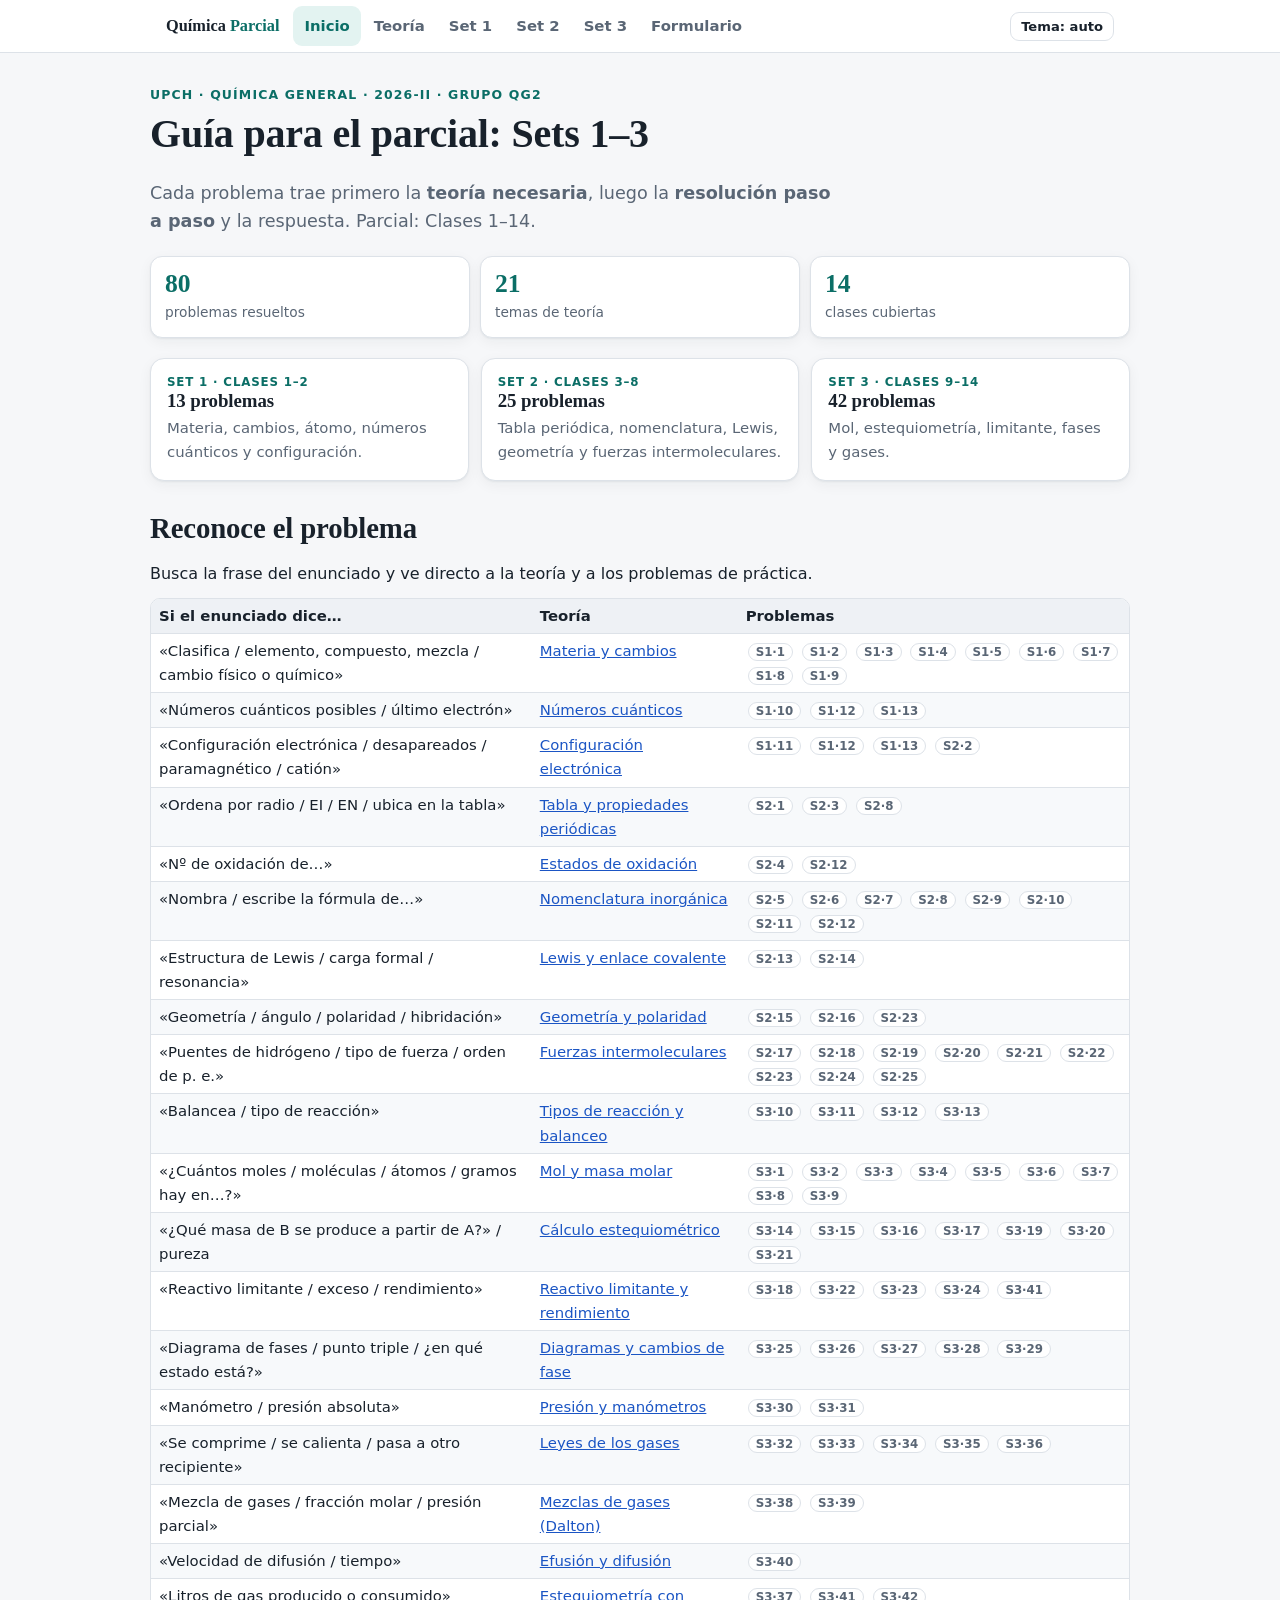
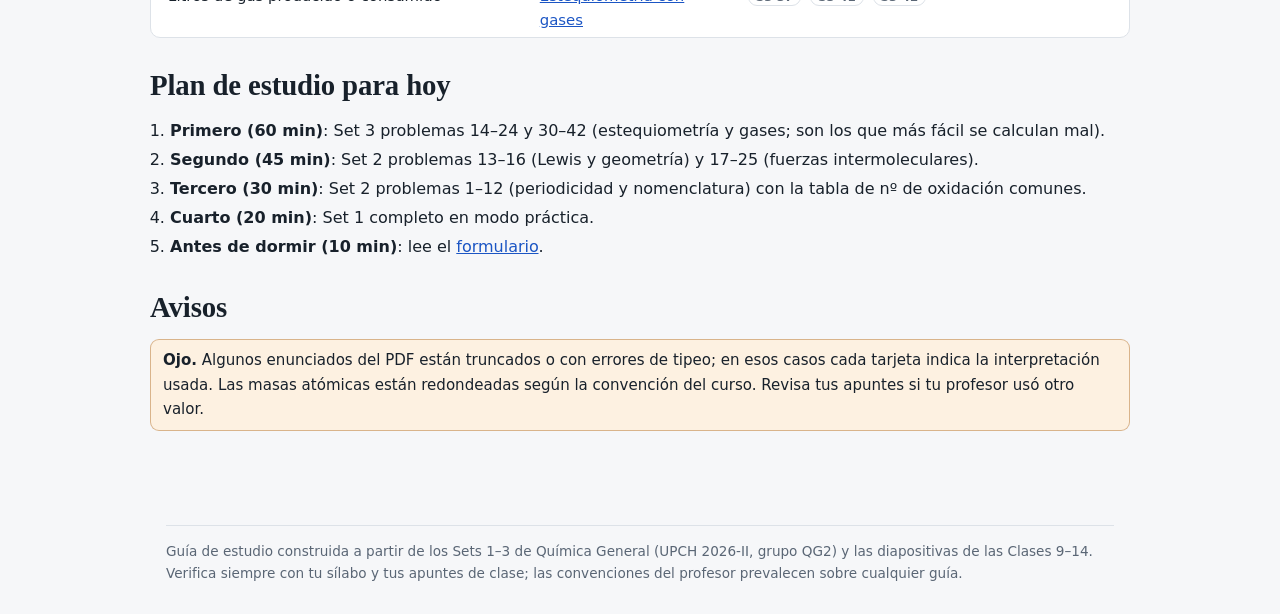
<file: index.html>
<!doctype html>
<html lang="es"><head><meta charset="utf-8">
<meta name="viewport" content="width=device-width,initial-scale=1">
<title>Química parcial · Guía de estudio</title>
<meta name="description" content="Guía de estudio para el examen parcial de Química General (UPCH 2026-II): teoría profundizada y resolución paso a paso de los Sets 1, 2 y 3 (Clases 1–14).">
<link rel="stylesheet" href="assets/style.css">
</head><body>
<header class="top"><div class="wrap"><a class="brand" href="index.html">Química <span>Parcial</span></a>
<nav class="nav" aria-label="Secciones"><a href="index.html" class=on>Inicio</a><a href="teoria.html">Teoría</a><a href="set1.html">Set 1</a><a href="set2.html">Set 2</a><a href="set3.html">Set 3</a><a href="formulario.html">Formulario</a></nav>
<button class="tbtn" id="themeBtn" type="button">Tema: auto</button></div></header>
<main><div class="wrap hero"><div class="eyebrow">UPCH · Química General · 2026-II · Grupo QG2</div><h1>Guía para el parcial: Sets 1–3</h1>
<p class="lead">Cada problema trae primero la <b>teoría necesaria</b>, luego la <b>resolución paso a paso</b> y la respuesta. Parcial: Clases 1–14.</p>
<div class="stats"><div class="stat"><b>80</b><span>problemas resueltos</span></div><div class="stat"><b>21</b><span>temas de teoría</span></div><div class="stat"><b>14</b><span>clases cubiertas</span></div></div>
<div class="tiles"><a class="tile" href="set1.html"><div class="tg">Set 1 · Clases 1–2</div><h3>13 problemas</h3><p>Materia, cambios, átomo, números cuánticos y configuración.</p></a><a class="tile" href="set2.html"><div class="tg">Set 2 · Clases 3–8</div><h3>25 problemas</h3><p>Tabla periódica, nomenclatura, Lewis, geometría y fuerzas intermoleculares.</p></a><a class="tile" href="set3.html"><div class="tg">Set 3 · Clases 9–14</div><h3>42 problemas</h3><p>Mol, estequiometría, limitante, fases y gases.</p></a></div>
<section class="blk"><h2>Reconoce el problema</h2><p>Busca la frase del enunciado y ve directo a la teoría y a los problemas de práctica.</p><div class="tw"><table class="tbl tight rec"><thead><tr><th>Si el enunciado dice…</th><th>Teoría</th><th>Problemas</th></tr></thead><tbody><tr><td>«Clasifica / elemento, compuesto, mezcla / cambio físico o químico»</td><td><a href="teoria.html#materia">Materia y cambios</a></td><td><a class="chip" href="set1.html#s1p1">S1·1</a> <a class="chip" href="set1.html#s1p2">S1·2</a> <a class="chip" href="set1.html#s1p3">S1·3</a> <a class="chip" href="set1.html#s1p4">S1·4</a> <a class="chip" href="set1.html#s1p5">S1·5</a> <a class="chip" href="set1.html#s1p6">S1·6</a> <a class="chip" href="set1.html#s1p7">S1·7</a> <a class="chip" href="set1.html#s1p8">S1·8</a> <a class="chip" href="set1.html#s1p9">S1·9</a></td></tr><tr><td>«Números cuánticos posibles / último electrón»</td><td><a href="teoria.html#atomo">Números cuánticos</a></td><td><a class="chip" href="set1.html#s1p10">S1·10</a> <a class="chip" href="set1.html#s1p12">S1·12</a> <a class="chip" href="set1.html#s1p13">S1·13</a></td></tr><tr><td>«Configuración electrónica / desapareados / paramagnético / catión»</td><td><a href="teoria.html#config">Configuración electrónica</a></td><td><a class="chip" href="set1.html#s1p11">S1·11</a> <a class="chip" href="set1.html#s1p12">S1·12</a> <a class="chip" href="set1.html#s1p13">S1·13</a> <a class="chip" href="set2.html#s2p2">S2·2</a></td></tr><tr><td>«Ordena por radio / EI / EN / ubica en la tabla»</td><td><a href="teoria.html#tabla">Tabla y propiedades periódicas</a></td><td><a class="chip" href="set2.html#s2p1">S2·1</a> <a class="chip" href="set2.html#s2p3">S2·3</a> <a class="chip" href="set2.html#s2p8">S2·8</a></td></tr><tr><td>«Nº de oxidación de…»</td><td><a href="teoria.html#oxid">Estados de oxidación</a></td><td><a class="chip" href="set2.html#s2p4">S2·4</a> <a class="chip" href="set2.html#s2p12">S2·12</a></td></tr><tr><td>«Nombra / escribe la fórmula de…»</td><td><a href="teoria.html#nomen">Nomenclatura inorgánica</a></td><td><a class="chip" href="set2.html#s2p5">S2·5</a> <a class="chip" href="set2.html#s2p6">S2·6</a> <a class="chip" href="set2.html#s2p7">S2·7</a> <a class="chip" href="set2.html#s2p8">S2·8</a> <a class="chip" href="set2.html#s2p9">S2·9</a> <a class="chip" href="set2.html#s2p10">S2·10</a> <a class="chip" href="set2.html#s2p11">S2·11</a> <a class="chip" href="set2.html#s2p12">S2·12</a></td></tr><tr><td>«Estructura de Lewis / carga formal / resonancia»</td><td><a href="teoria.html#lewis">Lewis y enlace covalente</a></td><td><a class="chip" href="set2.html#s2p13">S2·13</a> <a class="chip" href="set2.html#s2p14">S2·14</a></td></tr><tr><td>«Geometría / ángulo / polaridad / hibridación»</td><td><a href="teoria.html#geom">Geometría y polaridad</a></td><td><a class="chip" href="set2.html#s2p15">S2·15</a> <a class="chip" href="set2.html#s2p16">S2·16</a> <a class="chip" href="set2.html#s2p23">S2·23</a></td></tr><tr><td>«Puentes de hidrógeno / tipo de fuerza / orden de p. e.»</td><td><a href="teoria.html#imf">Fuerzas intermoleculares</a></td><td><a class="chip" href="set2.html#s2p17">S2·17</a> <a class="chip" href="set2.html#s2p18">S2·18</a> <a class="chip" href="set2.html#s2p19">S2·19</a> <a class="chip" href="set2.html#s2p20">S2·20</a> <a class="chip" href="set2.html#s2p21">S2·21</a> <a class="chip" href="set2.html#s2p22">S2·22</a> <a class="chip" href="set2.html#s2p23">S2·23</a> <a class="chip" href="set2.html#s2p24">S2·24</a> <a class="chip" href="set2.html#s2p25">S2·25</a></td></tr><tr><td>«Balancea / tipo de reacción»</td><td><a href="teoria.html#reac">Tipos de reacción y balanceo</a></td><td><a class="chip" href="set3.html#s3p10">S3·10</a> <a class="chip" href="set3.html#s3p11">S3·11</a> <a class="chip" href="set3.html#s3p12">S3·12</a> <a class="chip" href="set3.html#s3p13">S3·13</a></td></tr><tr><td>«¿Cuántos moles / moléculas / átomos / gramos hay en…?»</td><td><a href="teoria.html#mol">Mol y masa molar</a></td><td><a class="chip" href="set3.html#s3p1">S3·1</a> <a class="chip" href="set3.html#s3p2">S3·2</a> <a class="chip" href="set3.html#s3p3">S3·3</a> <a class="chip" href="set3.html#s3p4">S3·4</a> <a class="chip" href="set3.html#s3p5">S3·5</a> <a class="chip" href="set3.html#s3p6">S3·6</a> <a class="chip" href="set3.html#s3p7">S3·7</a> <a class="chip" href="set3.html#s3p8">S3·8</a> <a class="chip" href="set3.html#s3p9">S3·9</a></td></tr><tr><td>«¿Qué masa de B se produce a partir de A?» / pureza</td><td><a href="teoria.html#esteq">Cálculo estequiométrico</a></td><td><a class="chip" href="set3.html#s3p14">S3·14</a> <a class="chip" href="set3.html#s3p15">S3·15</a> <a class="chip" href="set3.html#s3p16">S3·16</a> <a class="chip" href="set3.html#s3p17">S3·17</a> <a class="chip" href="set3.html#s3p19">S3·19</a> <a class="chip" href="set3.html#s3p20">S3·20</a> <a class="chip" href="set3.html#s3p21">S3·21</a></td></tr><tr><td>«Reactivo limitante / exceso / rendimiento»</td><td><a href="teoria.html#lim">Reactivo limitante y rendimiento</a></td><td><a class="chip" href="set3.html#s3p18">S3·18</a> <a class="chip" href="set3.html#s3p22">S3·22</a> <a class="chip" href="set3.html#s3p23">S3·23</a> <a class="chip" href="set3.html#s3p24">S3·24</a> <a class="chip" href="set3.html#s3p41">S3·41</a></td></tr><tr><td>«Diagrama de fases / punto triple / ¿en qué estado está?»</td><td><a href="teoria.html#fases">Diagramas y cambios de fase</a></td><td><a class="chip" href="set3.html#s3p25">S3·25</a> <a class="chip" href="set3.html#s3p26">S3·26</a> <a class="chip" href="set3.html#s3p27">S3·27</a> <a class="chip" href="set3.html#s3p28">S3·28</a> <a class="chip" href="set3.html#s3p29">S3·29</a></td></tr><tr><td>«Manómetro / presión absoluta»</td><td><a href="teoria.html#presion">Presión y manómetros</a></td><td><a class="chip" href="set3.html#s3p30">S3·30</a> <a class="chip" href="set3.html#s3p31">S3·31</a></td></tr><tr><td>«Se comprime / se calienta / pasa a otro recipiente»</td><td><a href="teoria.html#leyes">Leyes de los gases</a></td><td><a class="chip" href="set3.html#s3p32">S3·32</a> <a class="chip" href="set3.html#s3p33">S3·33</a> <a class="chip" href="set3.html#s3p34">S3·34</a> <a class="chip" href="set3.html#s3p35">S3·35</a> <a class="chip" href="set3.html#s3p36">S3·36</a></td></tr><tr><td>«Mezcla de gases / fracción molar / presión parcial»</td><td><a href="teoria.html#dalton">Mezclas de gases (Dalton)</a></td><td><a class="chip" href="set3.html#s3p38">S3·38</a> <a class="chip" href="set3.html#s3p39">S3·39</a></td></tr><tr><td>«Velocidad de difusión / tiempo»</td><td><a href="teoria.html#graham">Efusión y difusión</a></td><td><a class="chip" href="set3.html#s3p40">S3·40</a></td></tr><tr><td>«Litros de gas producido o consumido»</td><td><a href="teoria.html#gasesteq">Estequiometría con gases</a></td><td><a class="chip" href="set3.html#s3p37">S3·37</a> <a class="chip" href="set3.html#s3p41">S3·41</a> <a class="chip" href="set3.html#s3p42">S3·42</a></td></tr></tbody></table></div></section>
<section class="blk"><h2>Plan de estudio para hoy</h2><ol><li><b>Primero (60 min)</b>: Set 3 problemas 14–24 y 30–42 (estequiometría y gases; son los que más fácil se calculan mal).</li><li><b>Segundo (45 min)</b>: Set 2 problemas 13–16 (Lewis y geometría) y 17–25 (fuerzas intermoleculares).</li><li><b>Tercero (30 min)</b>: Set 2 problemas 1–12 (periodicidad y nomenclatura) con la tabla de nº de oxidación comunes.</li><li><b>Cuarto (20 min)</b>: Set 1 completo en modo práctica.</li><li><b>Antes de dormir (10 min)</b>: lee el <a href="formulario.html">formulario</a>.</li></ol></section>
<section class="blk"><h2>Avisos</h2><div class="note warn"><b>Ojo.</b> Algunos enunciados del PDF están truncados o con errores de tipeo; en esos casos cada tarjeta indica la interpretación usada. Las masas atómicas están redondeadas según la convención del curso. Revisa tus apuntes si tu profesor usó otro valor.</div></section>
</div></main><div class="wrap"><div class="foot">Guía de estudio construida a partir de los Sets 1–3 de Química General (UPCH 2026-II, grupo QG2) y las diapositivas de las Clases 9–14. Verifica siempre con tu sílabo y tus apuntes de clase; las convenciones del profesor prevalecen sobre cualquier guía.</div></div>
<script src="assets/app.js"></script></body></html>
</file>
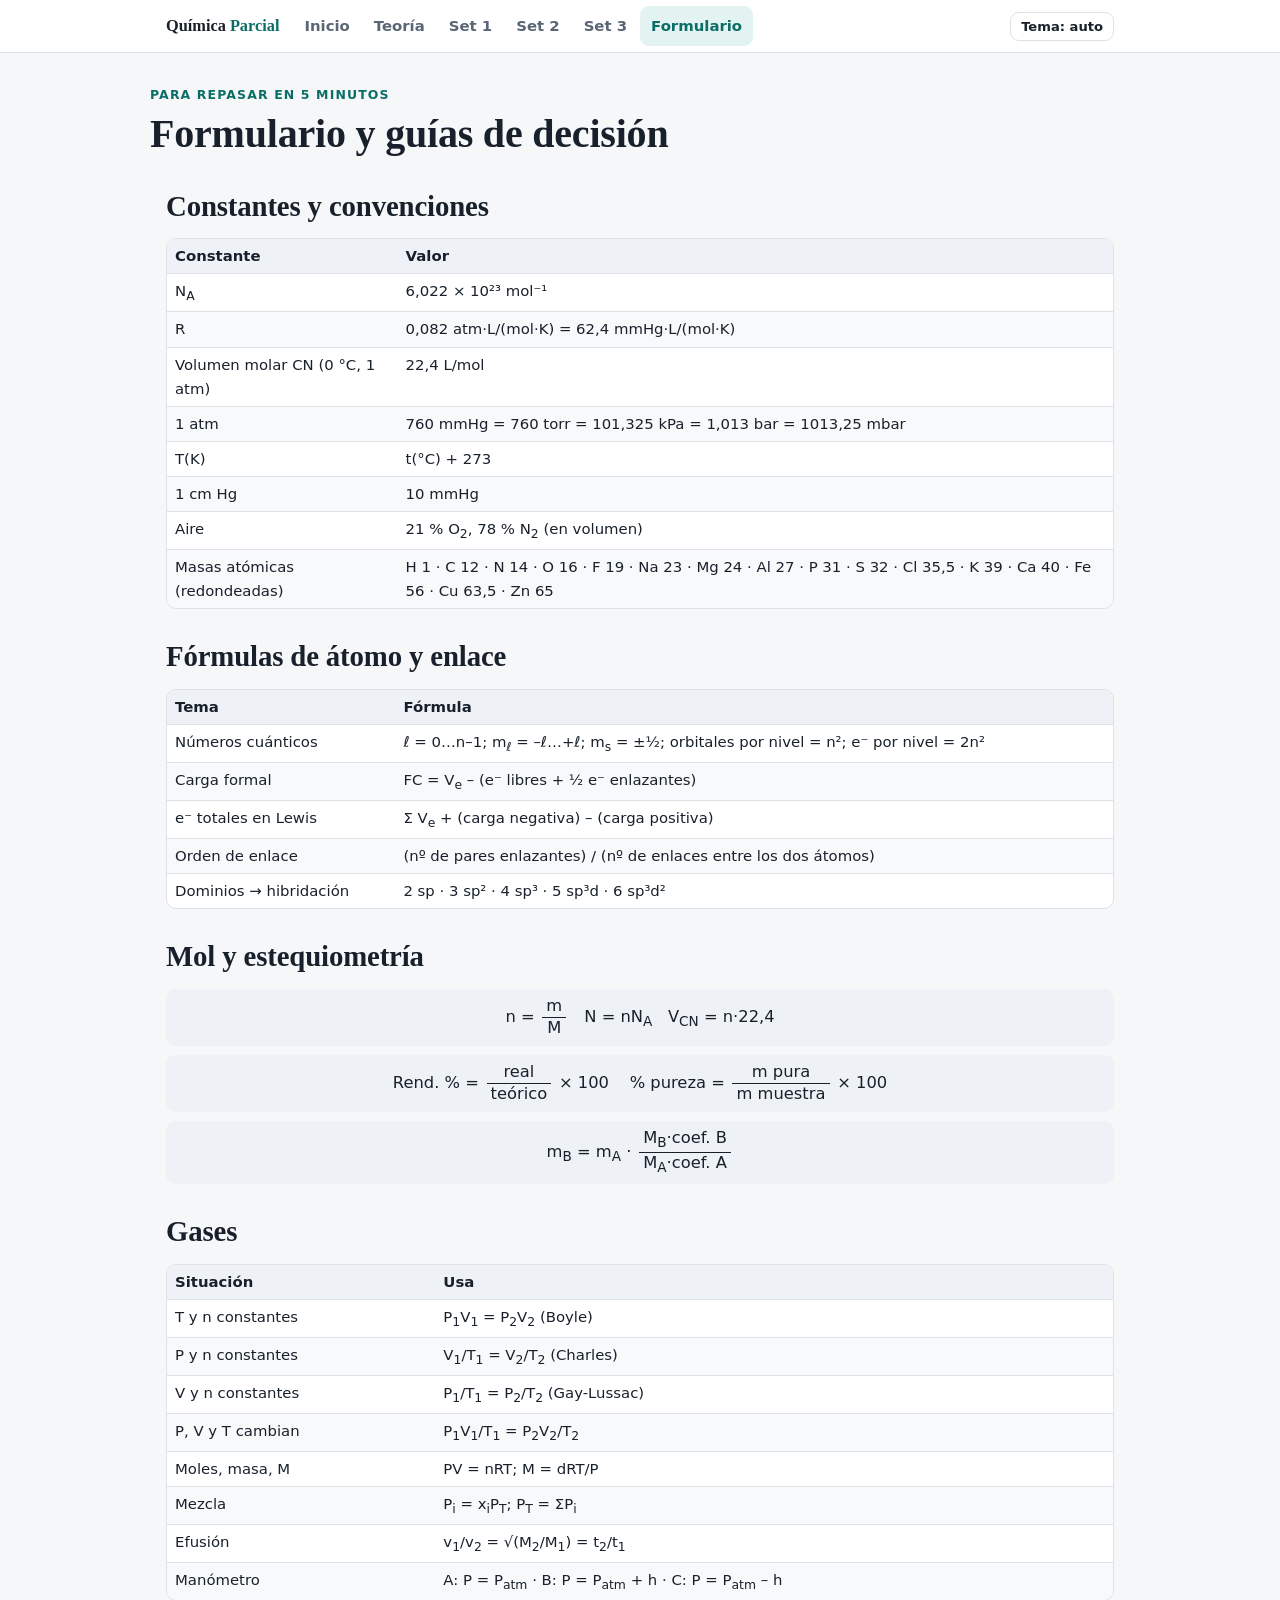
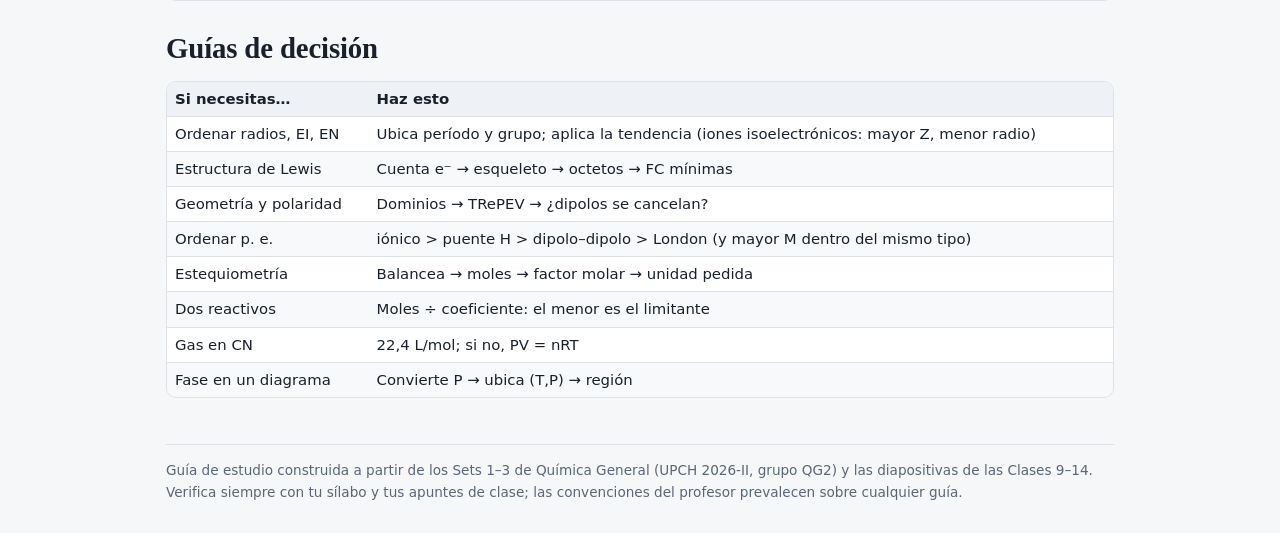
<file: formulario.html>
<!doctype html>
<html lang="es"><head><meta charset="utf-8">
<meta name="viewport" content="width=device-width,initial-scale=1">
<title>Formulario · Química parcial</title>
<meta name="description" content="Guía de estudio para el examen parcial de Química General (UPCH 2026-II): teoría profundizada y resolución paso a paso de los Sets 1, 2 y 3 (Clases 1–14).">
<link rel="stylesheet" href="assets/style.css">
</head><body>
<header class="top"><div class="wrap"><a class="brand" href="index.html">Química <span>Parcial</span></a>
<nav class="nav" aria-label="Secciones"><a href="index.html">Inicio</a><a href="teoria.html">Teoría</a><a href="set1.html">Set 1</a><a href="set2.html">Set 2</a><a href="set3.html">Set 3</a><a href="formulario.html" class=on>Formulario</a></nav>
<button class="tbtn" id="themeBtn" type="button">Tema: auto</button></div></header>
<main><div class="wrap hero" style="padding-bottom:0"><div class="eyebrow">Para repasar en 5 minutos</div><h1>Formulario y guías de decisión</h1></div><div class="wrap"><section class="blk"><h2>Constantes y convenciones</h2><div class="tw"><table class="tbl tight"><thead><tr><th>Constante</th><th>Valor</th></tr></thead><tbody><tr><td>N<sub>A</sub></td><td>6,022 × 10²³ mol⁻¹</td></tr><tr><td>R</td><td>0,082 atm·L/(mol·K) = 62,4 mmHg·L/(mol·K)</td></tr><tr><td>Volumen molar CN (0 °C, 1 atm)</td><td>22,4 L/mol</td></tr><tr><td>1 atm</td><td>760 mmHg = 760 torr = 101,325 kPa = 1,013 bar = 1013,25 mbar</td></tr><tr><td>T(K)</td><td>t(°C) + 273</td></tr><tr><td>1 cm Hg</td><td>10 mmHg</td></tr><tr><td>Aire</td><td>21 % <span class="chem">O<sub>2</sub></span>, 78 % <span class="chem">N<sub>2</sub></span> (en volumen)</td></tr><tr><td>Masas atómicas (redondeadas)</td><td>H 1 · C 12 · N 14 · O 16 · F 19 · Na 23 · Mg 24 · Al 27 · P 31 · S 32 · Cl 35,5 · K 39 · Ca 40 · Fe 56 · Cu 63,5 · Zn 65</td></tr></tbody></table></div></section><section class="blk"><h2>Fórmulas de átomo y enlace</h2><div class="tw"><table class="tbl tight"><thead><tr><th>Tema</th><th>Fórmula</th></tr></thead><tbody><tr><td>Números cuánticos</td><td>ℓ = 0…n–1; m<sub>ℓ</sub> = –ℓ…+ℓ; m<sub>s</sub> = ±½; orbitales por nivel = n²; e⁻ por nivel = 2n²</td></tr><tr><td>Carga formal</td><td>FC = V<sub>e</sub> – (e⁻ libres + ½ e⁻ enlazantes)</td></tr><tr><td>e⁻ totales en Lewis</td><td>Σ V<sub>e</sub> + (carga negativa) – (carga positiva)</td></tr><tr><td>Orden de enlace</td><td>(nº de pares enlazantes) / (nº de enlaces entre los dos átomos)</td></tr><tr><td>Dominios → hibridación</td><td>2 sp · 3 sp² · 4 sp³ · 5 sp³d · 6 sp³d²</td></tr></tbody></table></div></section><section class="blk"><h2>Mol y estequiometría</h2><div class="eq">n = <span class="frac"><span class="n">m</span><span class="d">M</span></span> &nbsp; N = nN<sub>A</sub> &nbsp; V<sub>CN</sub> = n·22,4</div><div class="eq">Rend. % = <span class="frac"><span class="n">real</span><span class="d">teórico</span></span> × 100 &nbsp;&nbsp; % pureza = <span class="frac"><span class="n">m pura</span><span class="d">m muestra</span></span> × 100</div><div class="eq">m<sub>B</sub> = m<sub>A</sub> · <span class="frac"><span class="n">M<sub>B</sub>·coef. B</span><span class="d">M<sub>A</sub>·coef. A</span></span></div></section><section class="blk"><h2>Gases</h2><div class="tw"><table class="tbl tight"><thead><tr><th>Situación</th><th>Usa</th></tr></thead><tbody><tr><td>T y n constantes</td><td>P<sub>1</sub>V<sub>1</sub> = P<sub>2</sub>V<sub>2</sub> (Boyle)</td></tr><tr><td>P y n constantes</td><td>V<sub>1</sub>/T<sub>1</sub> = V<sub>2</sub>/T<sub>2</sub> (Charles)</td></tr><tr><td>V y n constantes</td><td>P<sub>1</sub>/T<sub>1</sub> = P<sub>2</sub>/T<sub>2</sub> (Gay-Lussac)</td></tr><tr><td>P, V y T cambian</td><td>P<sub>1</sub>V<sub>1</sub>/T<sub>1</sub> = P<sub>2</sub>V<sub>2</sub>/T<sub>2</sub></td></tr><tr><td>Moles, masa, M</td><td>PV = nRT; M = dRT/P</td></tr><tr><td>Mezcla</td><td>P<sub>i</sub> = x<sub>i</sub>P<sub>T</sub>; P<sub>T</sub> = ΣP<sub>i</sub></td></tr><tr><td>Efusión</td><td>v<sub>1</sub>/v<sub>2</sub> = √(M<sub>2</sub>/M<sub>1</sub>) = t<sub>2</sub>/t<sub>1</sub></td></tr><tr><td>Manómetro</td><td>A: P = P<sub>atm</sub> · B: P = P<sub>atm</sub> + h · C: P = P<sub>atm</sub> – h</td></tr></tbody></table></div></section><section class="blk"><h2>Guías de decisión</h2><div class="tw"><table class="tbl tight"><thead><tr><th>Si necesitas…</th><th>Haz esto</th></tr></thead><tbody><tr><td>Ordenar radios, EI, EN</td><td>Ubica período y grupo; aplica la tendencia (iones isoelectrónicos: mayor Z, menor radio)</td></tr><tr><td>Estructura de Lewis</td><td>Cuenta e⁻ → esqueleto → octetos → FC mínimas</td></tr><tr><td>Geometría y polaridad</td><td>Dominios → TRePEV → ¿dipolos se cancelan?</td></tr><tr><td>Ordenar p. e.</td><td>iónico &gt; puente H &gt; dipolo–dipolo &gt; London (y mayor M dentro del mismo tipo)</td></tr><tr><td>Estequiometría</td><td>Balancea → moles → factor molar → unidad pedida</td></tr><tr><td>Dos reactivos</td><td>Moles ÷ coeficiente: el menor es el limitante</td></tr><tr><td>Gas en CN</td><td>22,4 L/mol; si no, PV = nRT</td></tr><tr><td>Fase en un diagrama</td><td>Convierte P → ubica (T,P) → región</td></tr></tbody></table></div></section></div></main><div class="wrap"><div class="foot">Guía de estudio construida a partir de los Sets 1–3 de Química General (UPCH 2026-II, grupo QG2) y las diapositivas de las Clases 9–14. Verifica siempre con tu sílabo y tus apuntes de clase; las convenciones del profesor prevalecen sobre cualquier guía.</div></div>
<script src="assets/app.js"></script></body></html>
</file>
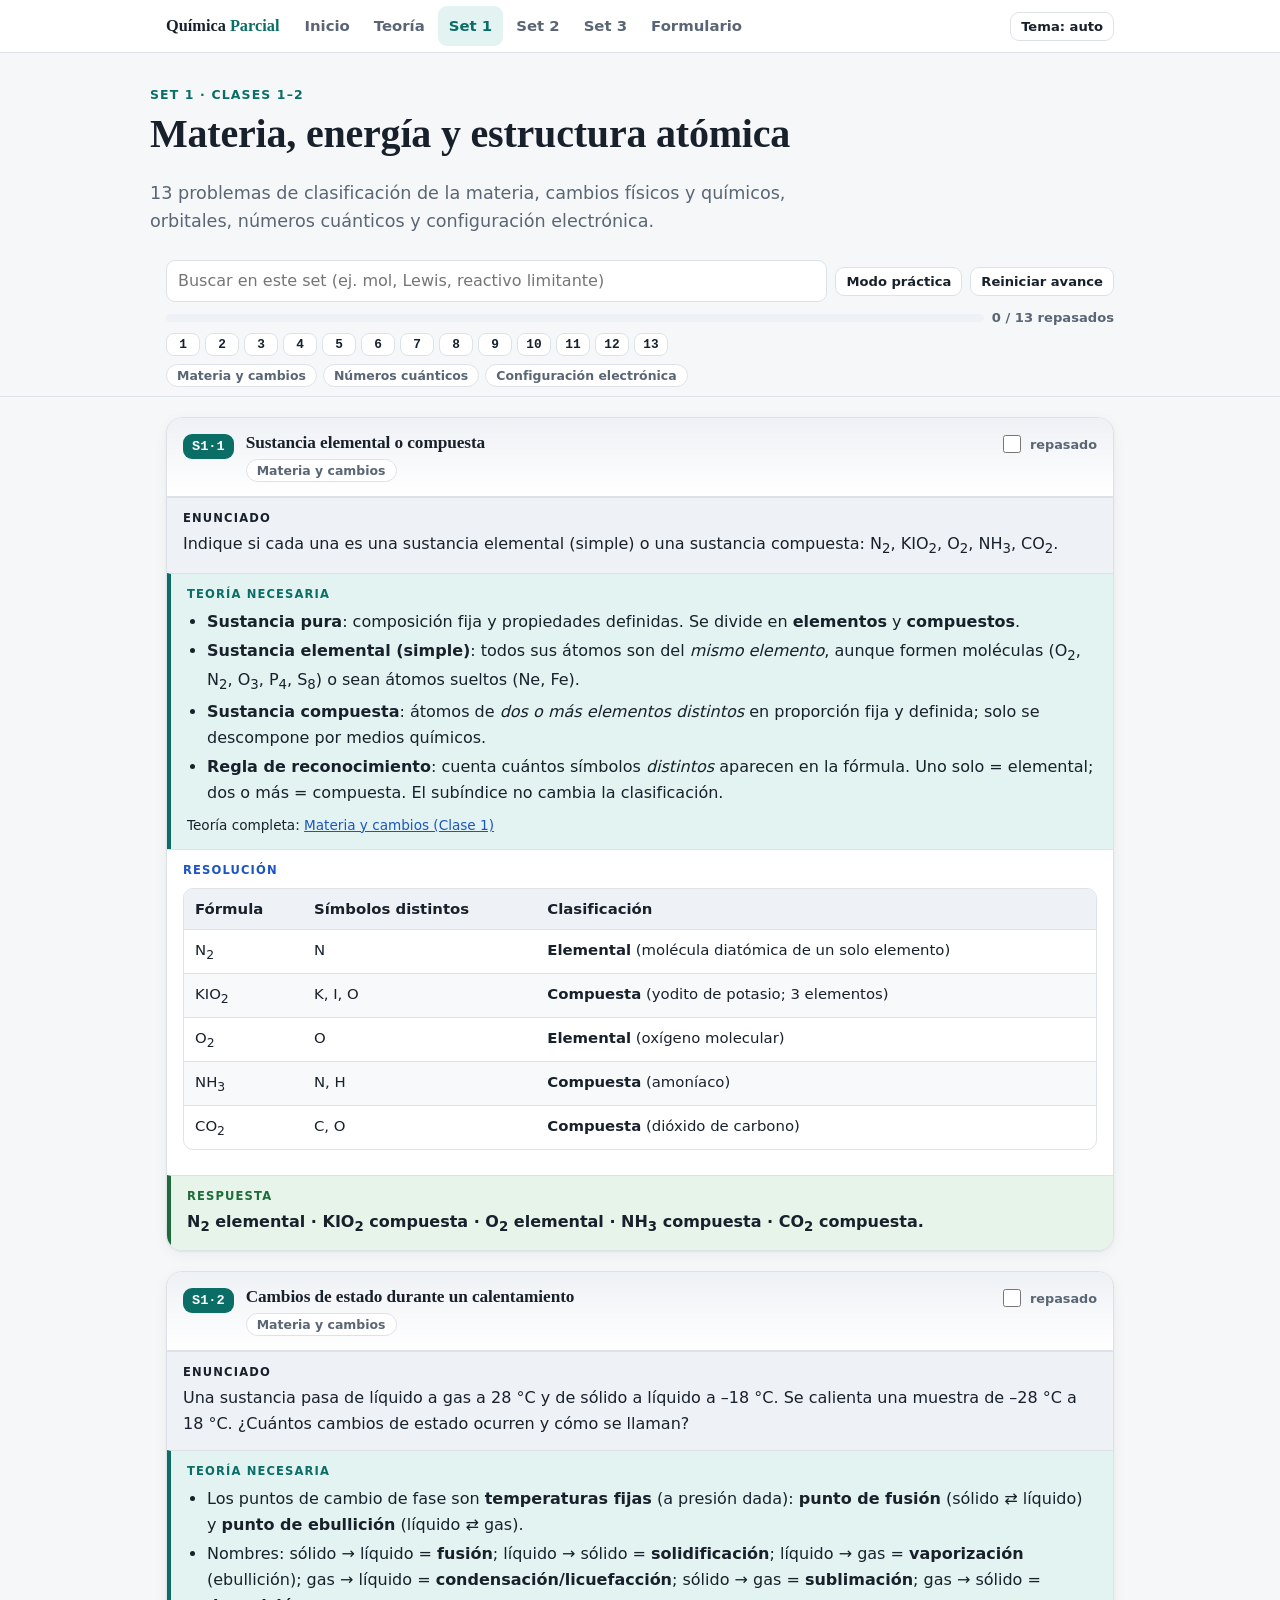
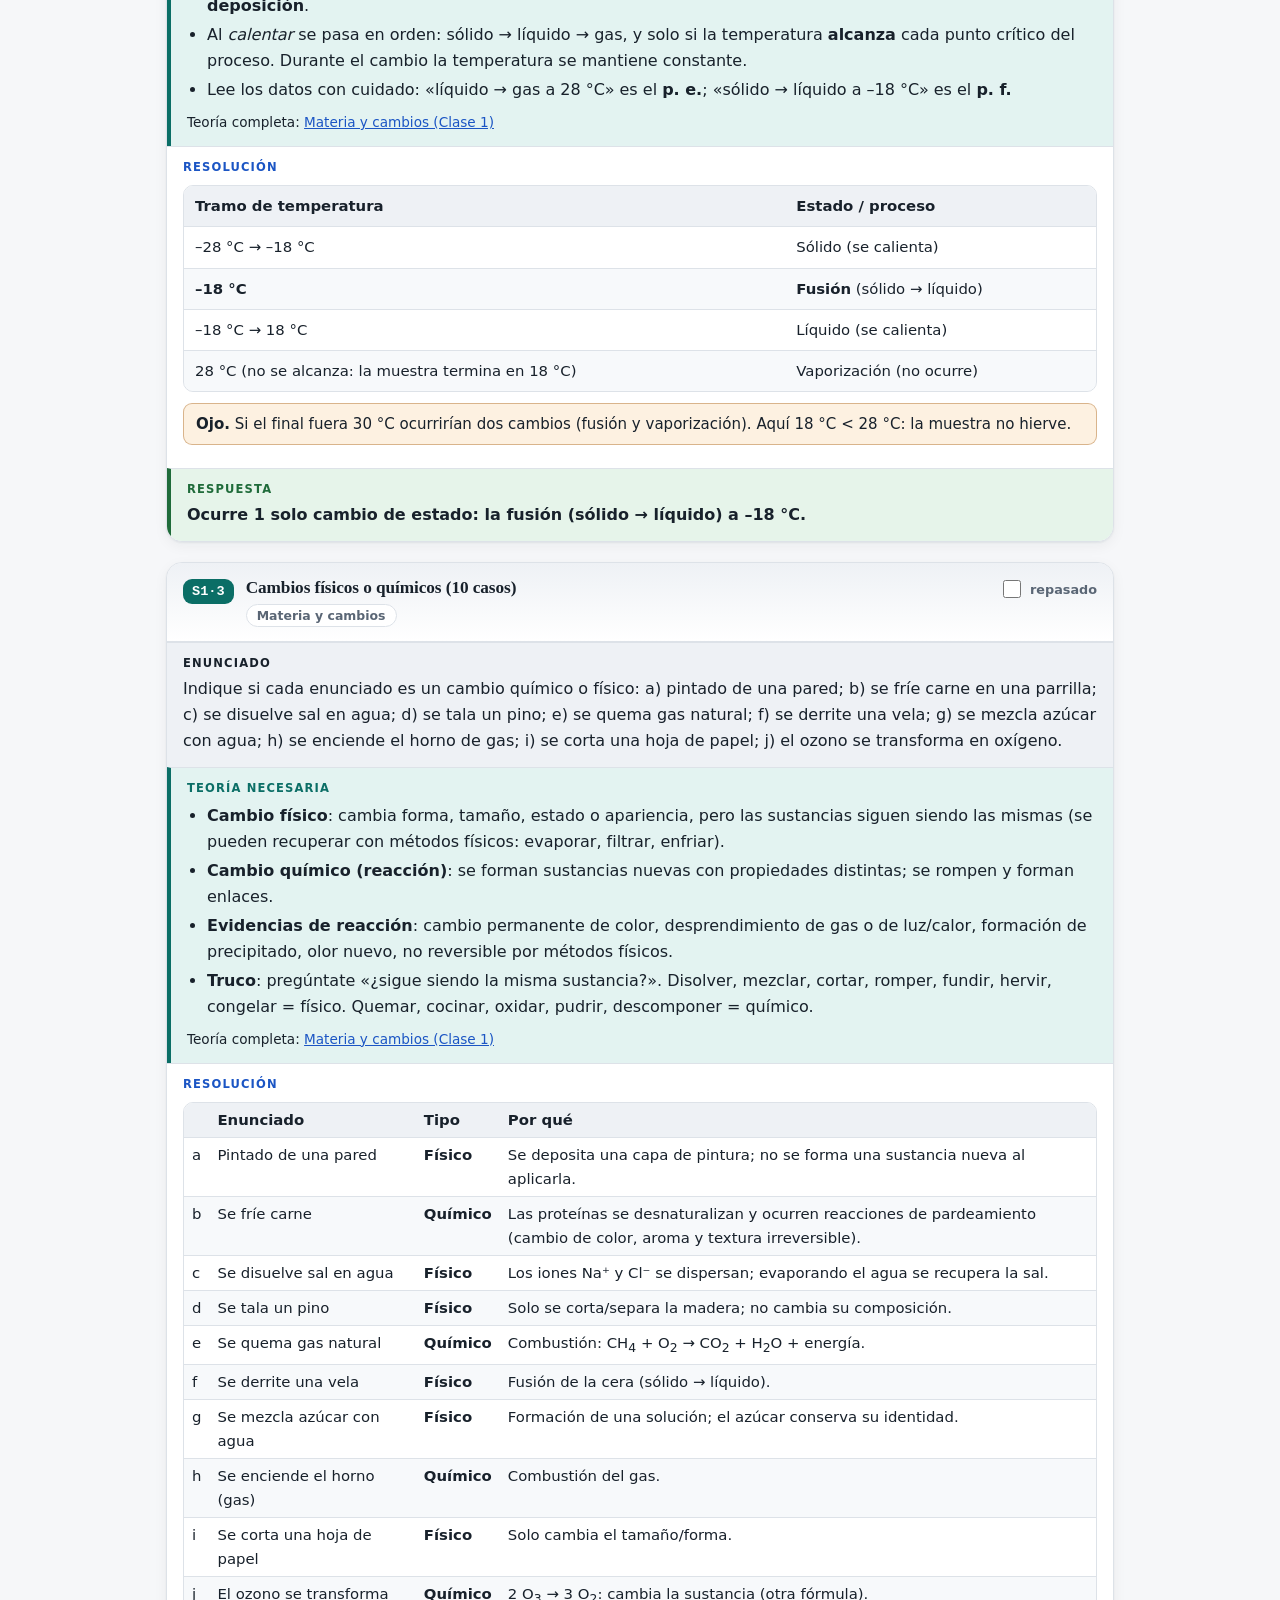
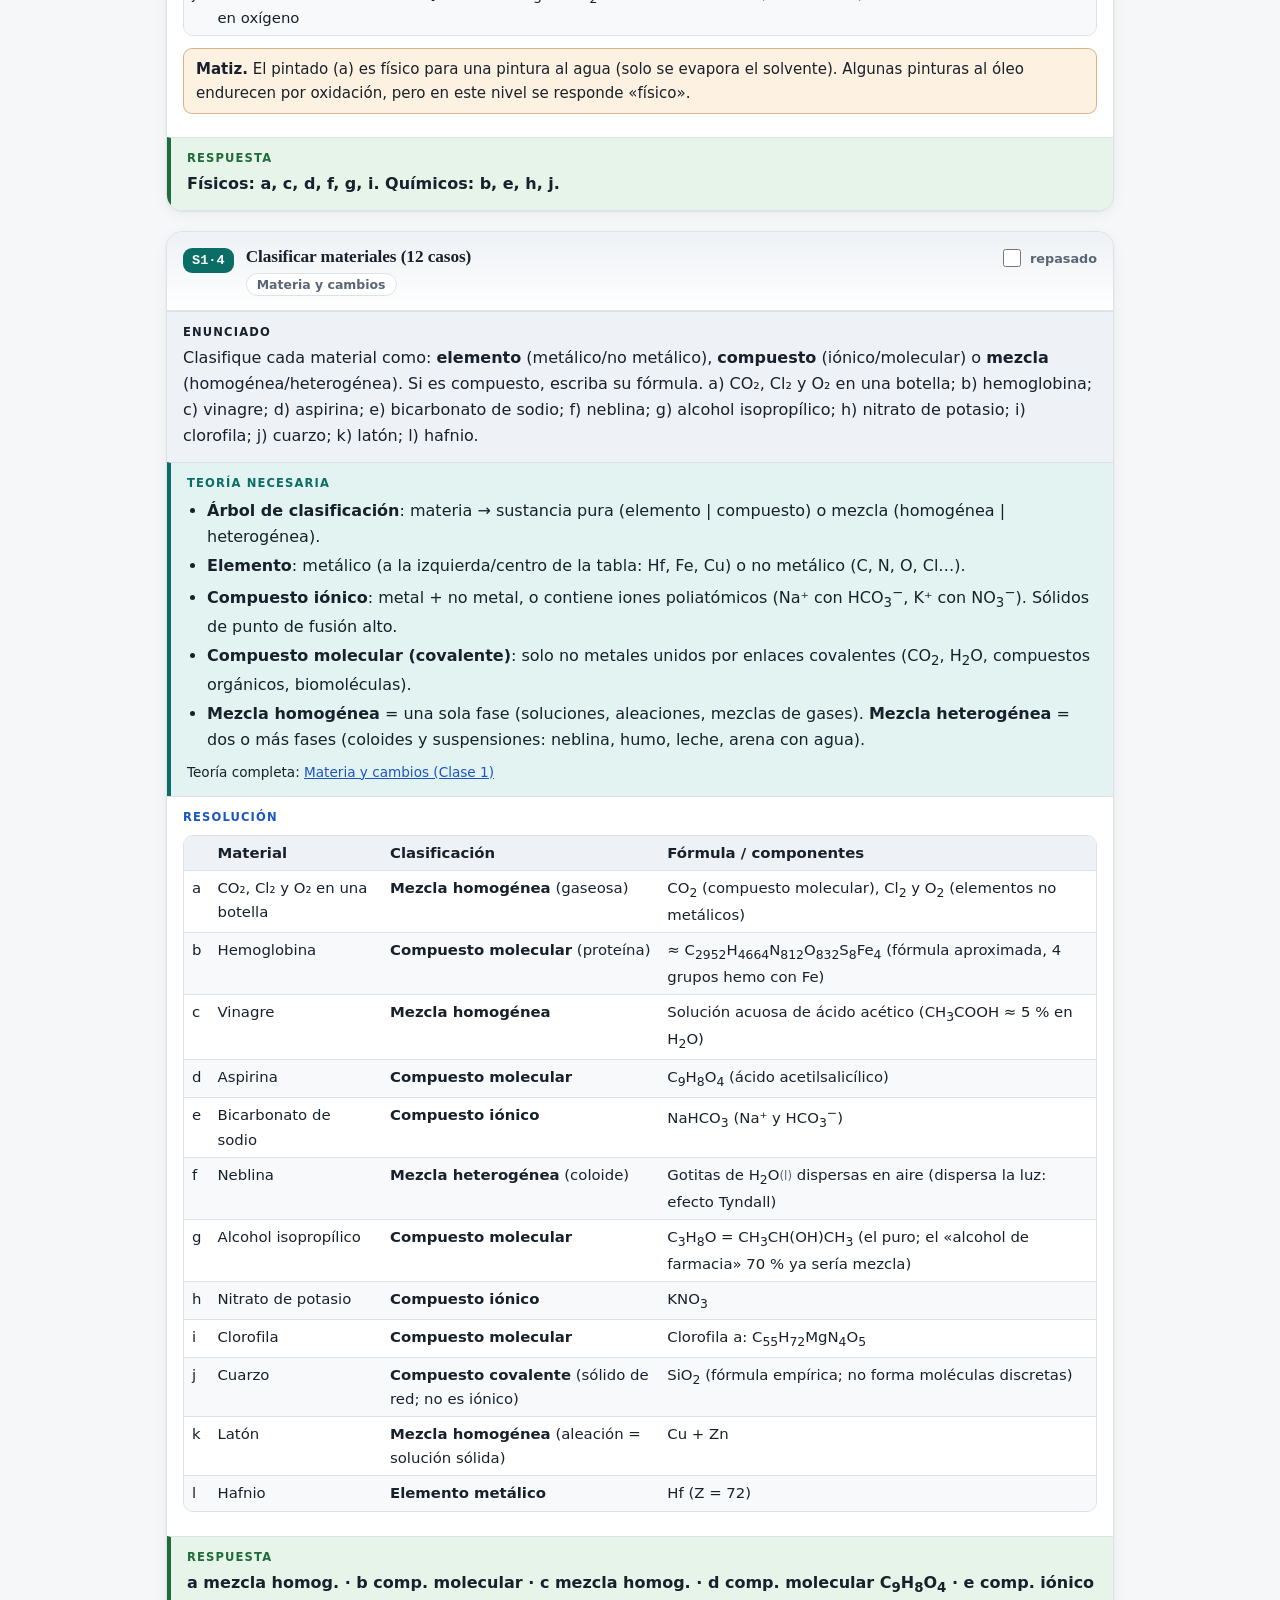
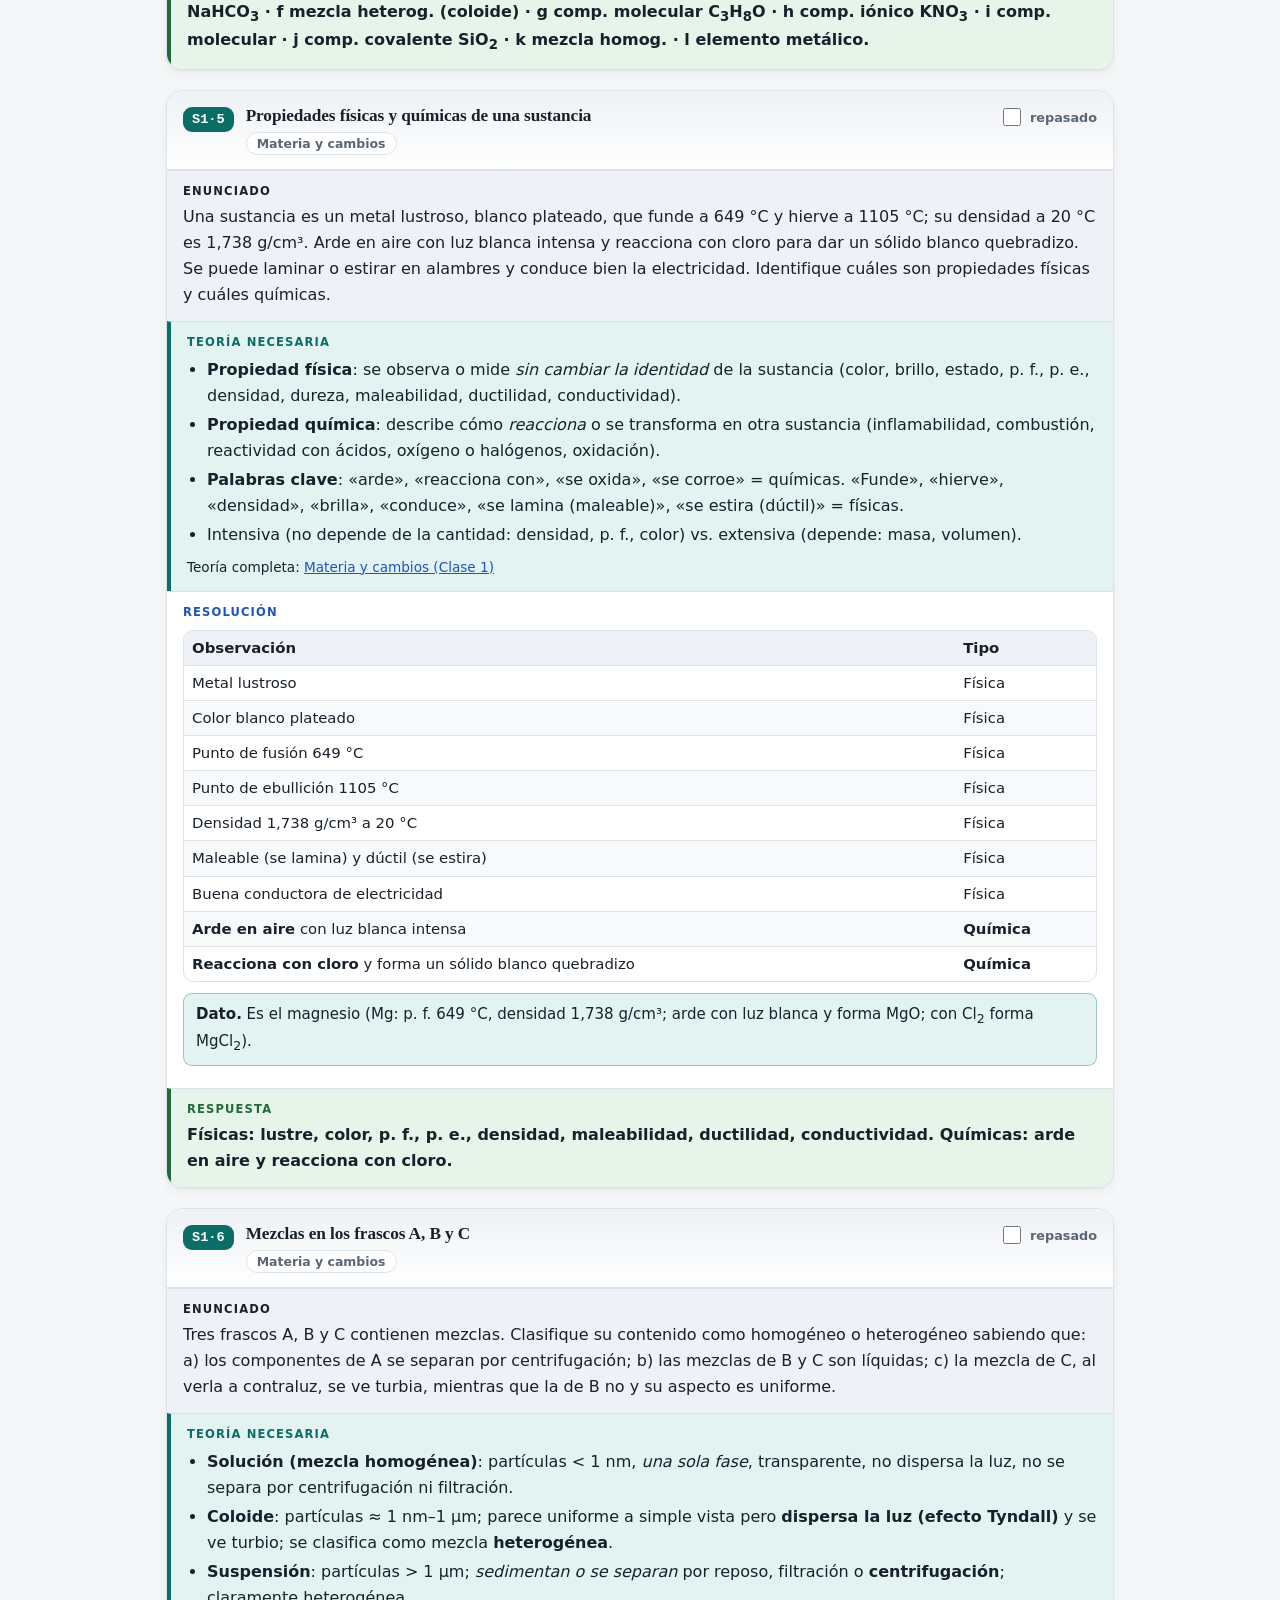
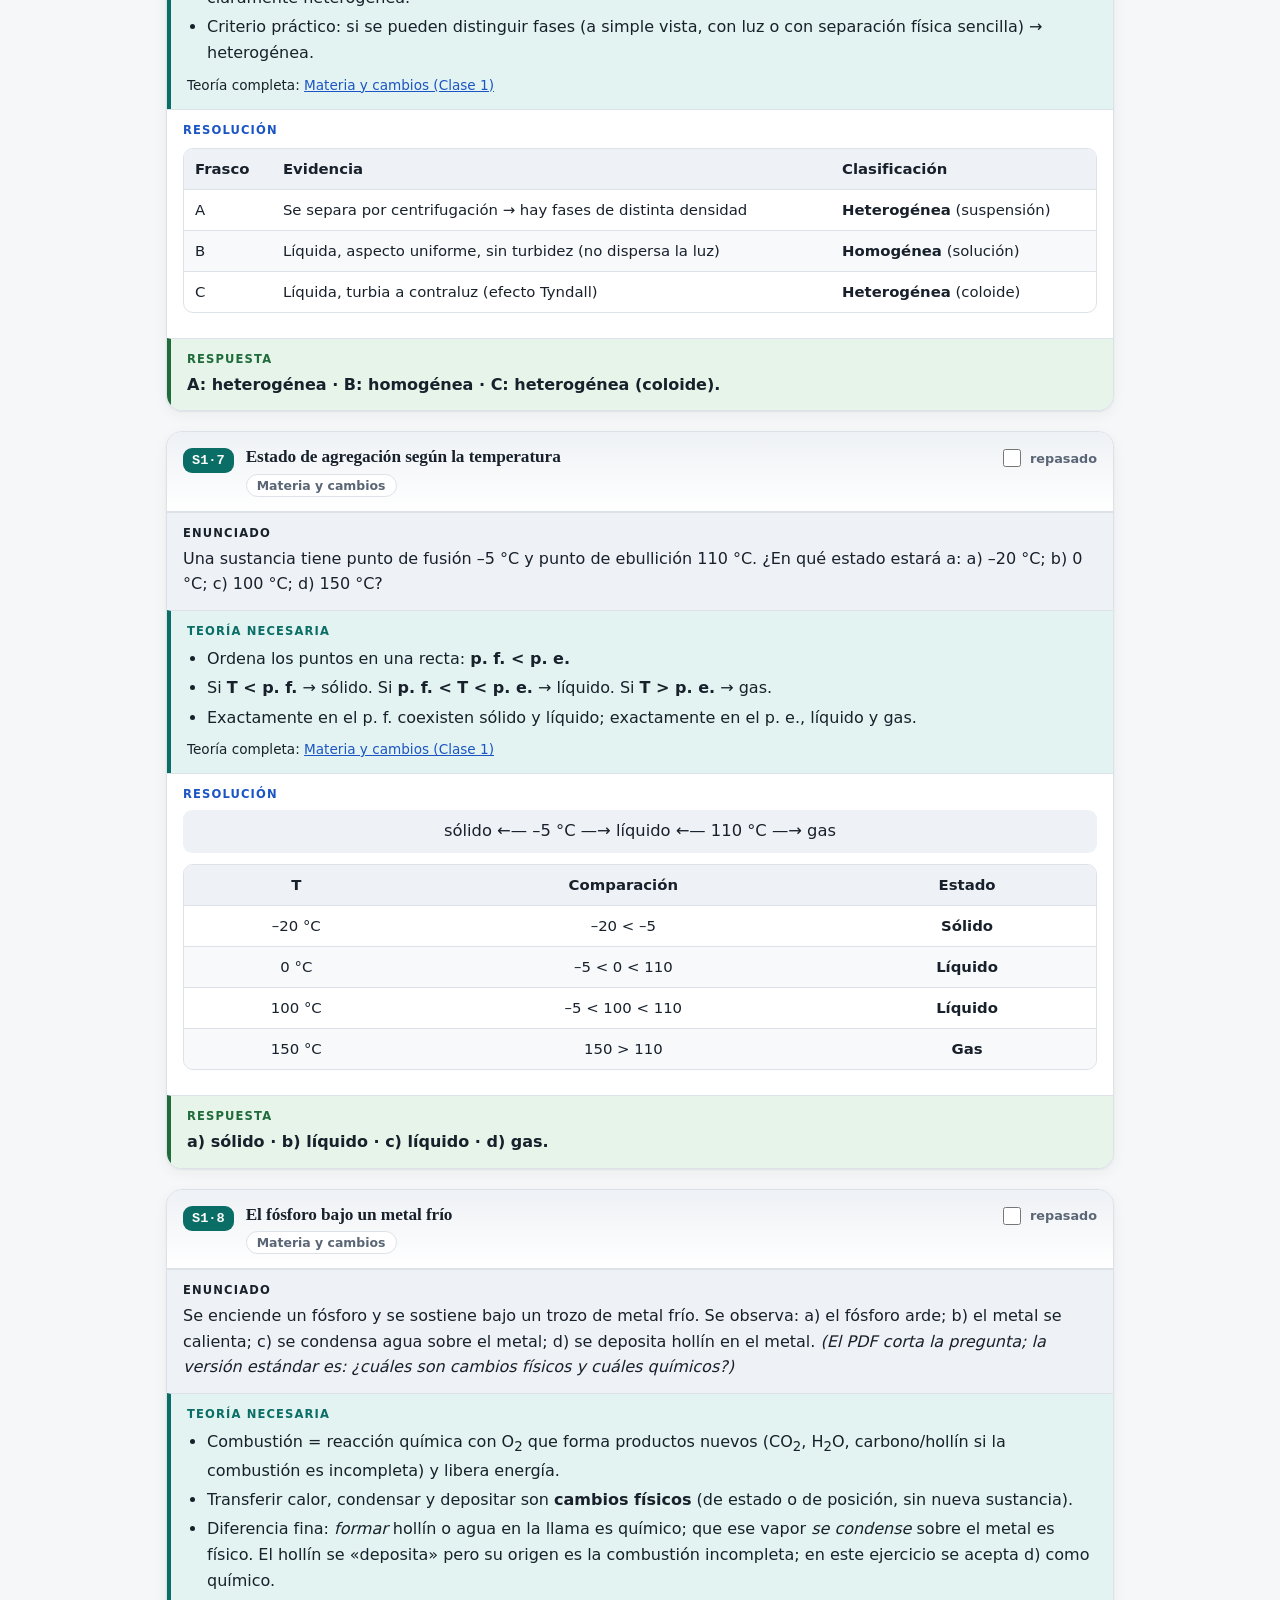
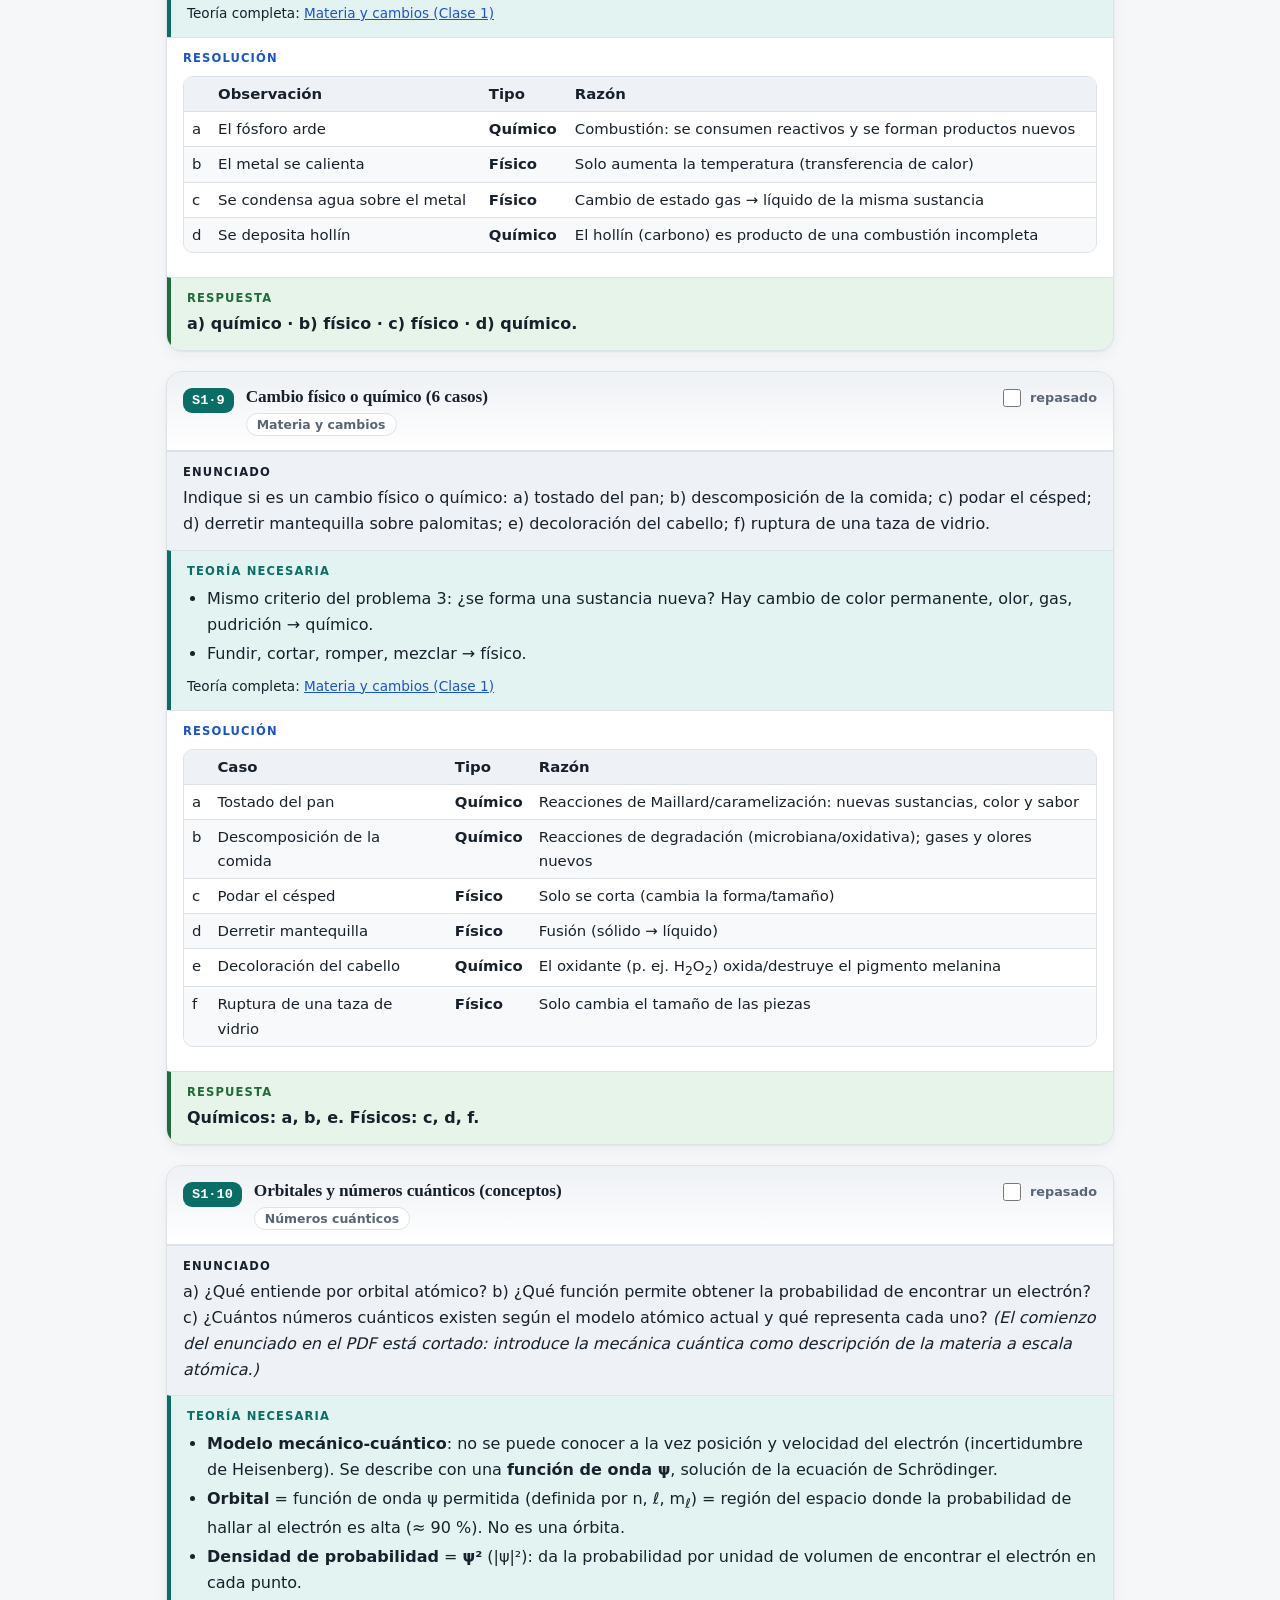
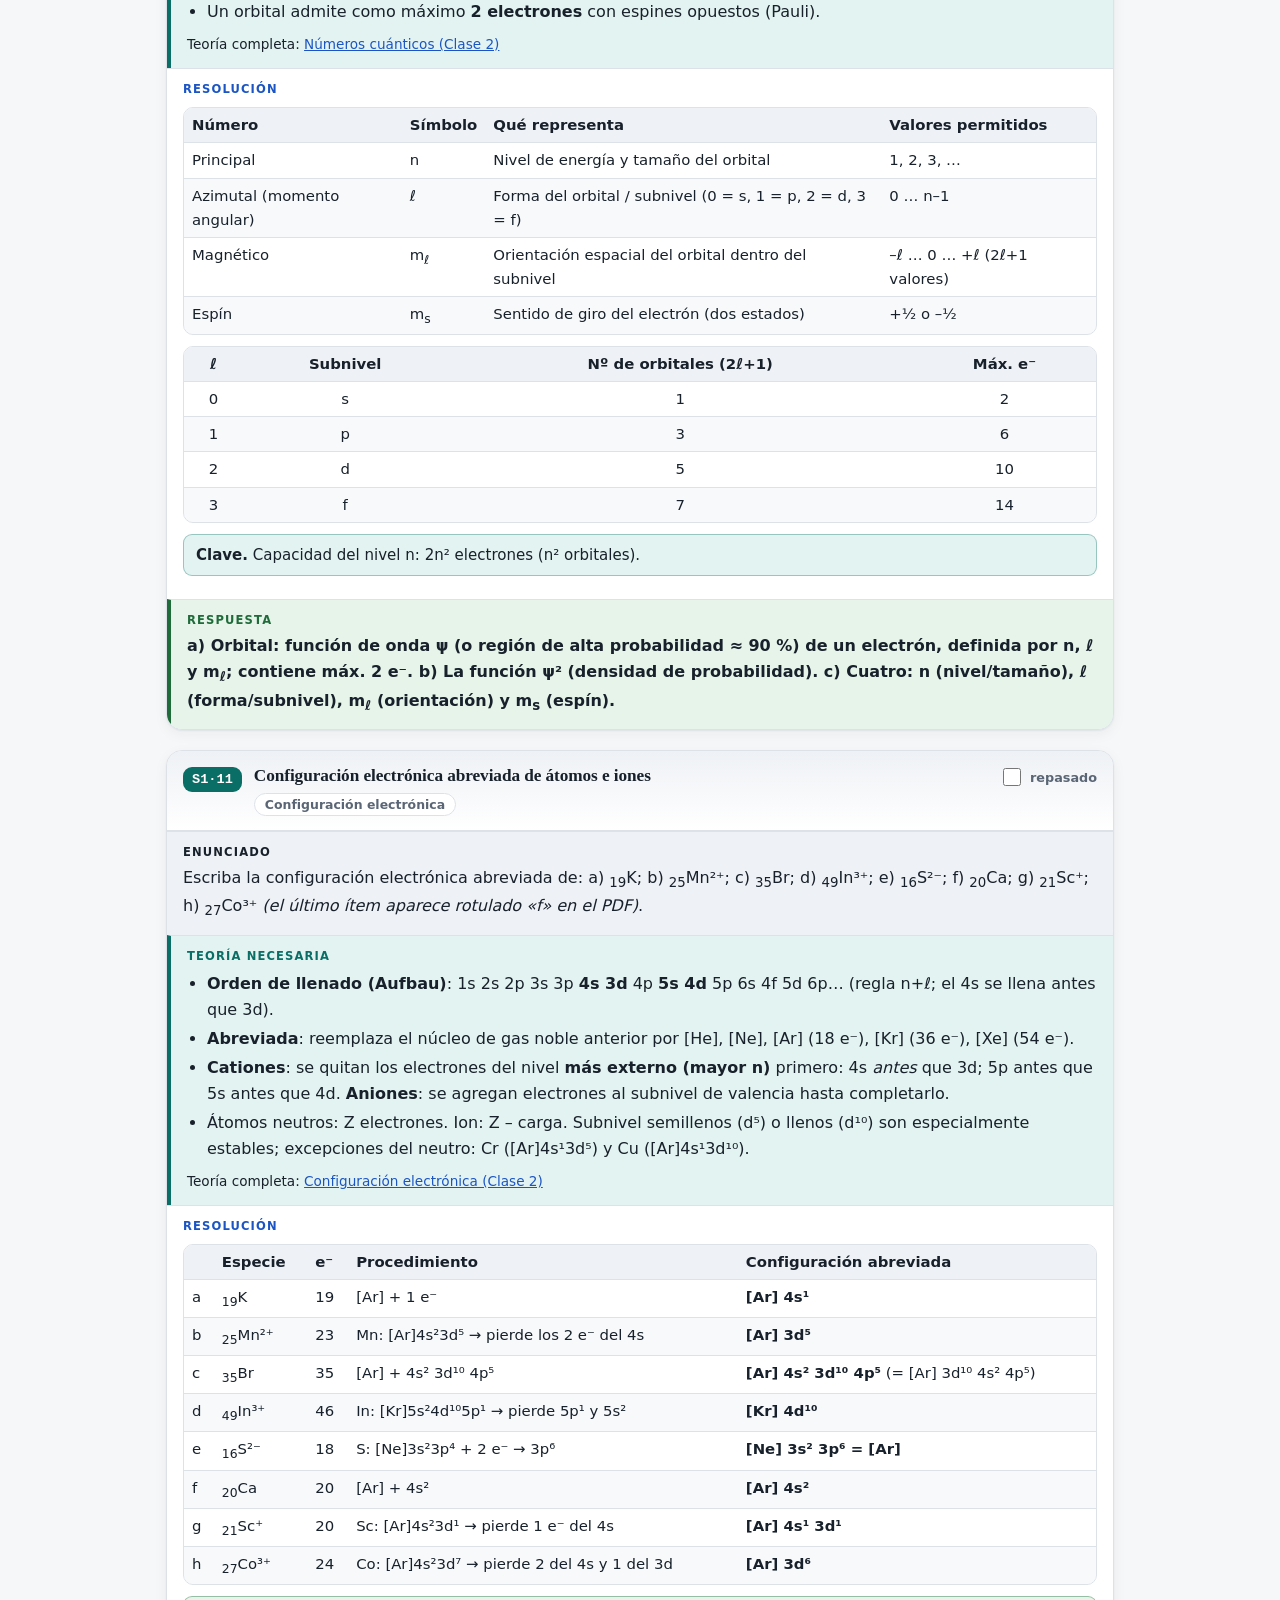
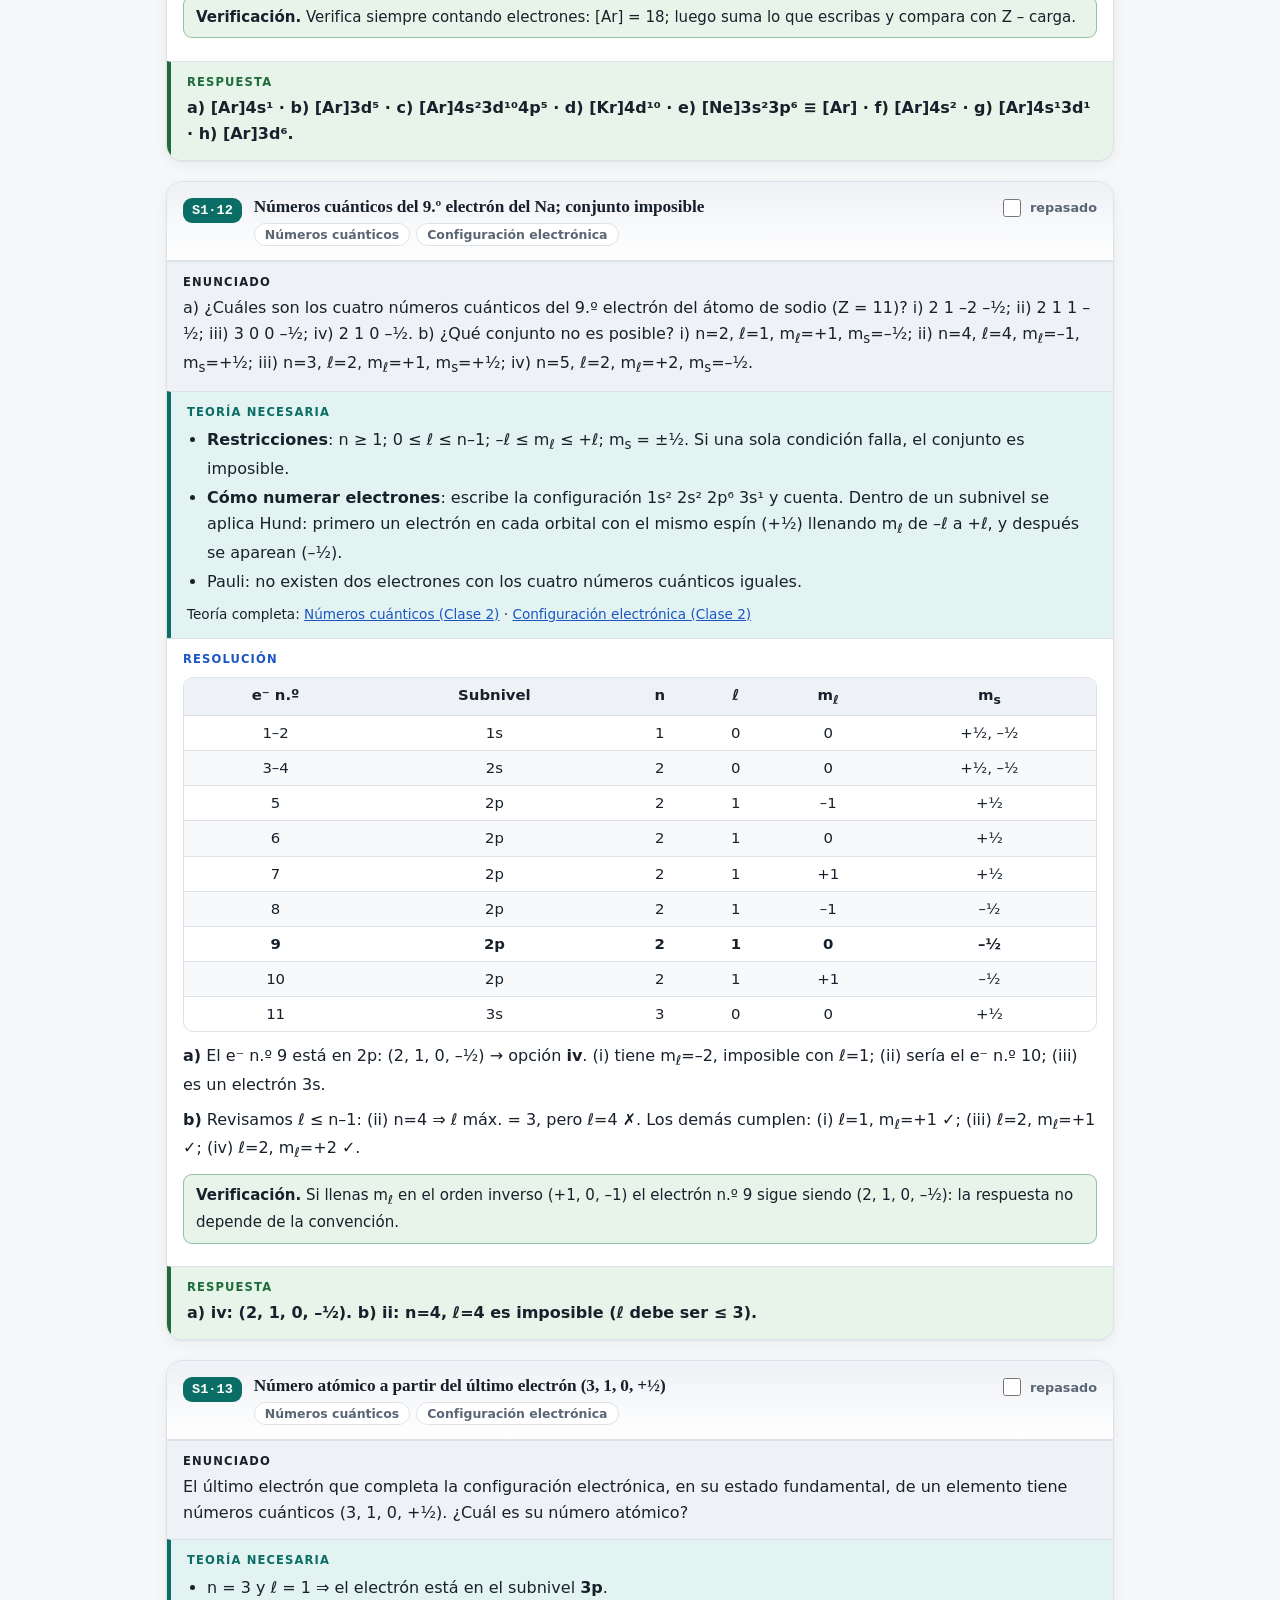
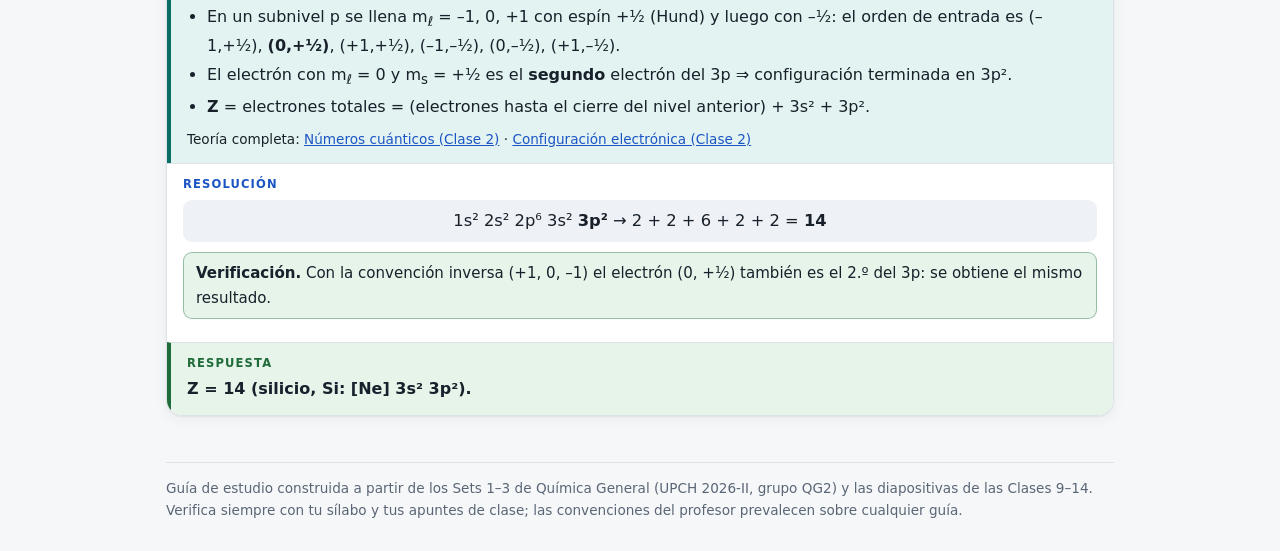
<file: set1.html>
<!doctype html>
<html lang="es"><head><meta charset="utf-8">
<meta name="viewport" content="width=device-width,initial-scale=1">
<title>Set 1 · Química parcial</title>
<meta name="description" content="Guía de estudio para el examen parcial de Química General (UPCH 2026-II): teoría profundizada y resolución paso a paso de los Sets 1, 2 y 3 (Clases 1–14).">
<link rel="stylesheet" href="assets/style.css">
</head><body data-set="1">
<header class="top"><div class="wrap"><a class="brand" href="index.html">Química <span>Parcial</span></a>
<nav class="nav" aria-label="Secciones"><a href="index.html">Inicio</a><a href="teoria.html">Teoría</a><a href="set1.html" class=on>Set 1</a><a href="set2.html">Set 2</a><a href="set3.html">Set 3</a><a href="formulario.html">Formulario</a></nav>
<button class="tbtn" id="themeBtn" type="button">Tema: auto</button></div></header>

<main>
<div class="wrap hero" style="padding-bottom:6px"><div class="eyebrow">Set 1 · Clases 1–2</div><h1>Materia, energía y estructura atómica</h1>
<p class="lead">13 problemas de clasificación de la materia, cambios físicos y químicos, orbitales, números cuánticos y configuración electrónica.</p></div>
<div class="tools"><div class="wrap">
<div class="trow"><input id="q" class="search" type="search" placeholder="Buscar en este set (ej. mol, Lewis, reactivo limitante)" aria-label="Buscar"><button id="practiceBtn" class="tbtn" type="button" aria-pressed="false" title="Oculta la resolución hasta que la pidas">Modo práctica</button><button id="resetBtn" class="tbtn" type="button">Reiniciar avance</button></div>
<div class="trow"><div class="prog"><i id="pbar"></i></div><span class="pcount" id="pcount"></span></div>
<div class="pgrid"><a href="#s1p1">1</a><a href="#s1p2">2</a><a href="#s1p3">3</a><a href="#s1p4">4</a><a href="#s1p5">5</a><a href="#s1p6">6</a><a href="#s1p7">7</a><a href="#s1p8">8</a><a href="#s1p9">9</a><a href="#s1p10">10</a><a href="#s1p11">11</a><a href="#s1p12">12</a><a href="#s1p13">13</a></div>
<div class="chips"><button type="button" class="chip" data-t="materia" aria-pressed="false">Materia y cambios</button><button type="button" class="chip" data-t="atomo" aria-pressed="false">Números cuánticos</button><button type="button" class="chip" data-t="config" aria-pressed="false">Configuración electrónica</button></div>
</div></div>
<div class="wrap"><article class="card" id="s1p1" data-t="materia">
<div class="ph"><span class="pid">S1·1</span><div><h3>Sustancia elemental o compuesta</h3><div class="chips"><a class="chip" href="teoria.html#materia" title="Clase 1">Materia y cambios</a></div></div><label class="dn"><input type="checkbox" aria-label="Marcar como repasado"> repasado</label></div>
<div class="sec enun"><div class="sh">Enunciado</div><div class="statement"><p>Indique si cada una es una sustancia elemental (simple) o una sustancia compuesta: <span class="chem">N<sub>2</sub></span>, <span class="chem">KIO<sub>2</sub></span>, <span class="chem">O<sub>2</sub></span>, <span class="chem">NH<sub>3</sub></span>, <span class="chem">CO<sub>2</sub></span>.</p></div></div>
<div class="sec teo"><div class="sh">Teoría necesaria</div><ul><li><b>Sustancia pura</b>: composición fija y propiedades definidas. Se divide en <b>elementos</b> y <b>compuestos</b>.</li><li><b>Sustancia elemental (simple)</b>: todos sus átomos son del <i>mismo elemento</i>, aunque formen moléculas (<span class="chem">O<sub>2</sub></span>, <span class="chem">N<sub>2</sub></span>, <span class="chem">O<sub>3</sub></span>, <span class="chem">P<sub>4</sub></span>, <span class="chem">S<sub>8</sub></span>) o sean átomos sueltos (Ne, Fe).</li><li><b>Sustancia compuesta</b>: átomos de <i>dos o más elementos distintos</i> en proporción fija y definida; solo se descompone por medios químicos.</li><li><b>Regla de reconocimiento</b>: cuenta cuántos símbolos <i>distintos</i> aparecen en la fórmula. Uno solo = elemental; dos o más = compuesta. El subíndice no cambia la clasificación.</li></ul><div class="go">Teoría completa: <a href="teoria.html#materia">Materia y cambios (Clase 1)</a></div></div>
<button class="reveal" type="button">Mostrar resolución y respuesta</button>
<div class="sec res"><div class="sh">Resolución</div><div class="tw"><table class="tbl "><thead><tr><th>Fórmula</th><th>Símbolos distintos</th><th>Clasificación</th></tr></thead><tbody><tr><td><span class="chem">N<sub>2</sub></span></td><td>N</td><td><b>Elemental</b> (molécula diatómica de un solo elemento)</td></tr><tr><td><span class="chem">KIO<sub>2</sub></span></td><td>K, I, O</td><td><b>Compuesta</b> (yodito de potasio; 3 elementos)</td></tr><tr><td><span class="chem">O<sub>2</sub></span></td><td>O</td><td><b>Elemental</b> (oxígeno molecular)</td></tr><tr><td><span class="chem">NH<sub>3</sub></span></td><td>N, H</td><td><b>Compuesta</b> (amoníaco)</td></tr><tr><td><span class="chem">CO<sub>2</sub></span></td><td>C, O</td><td><b>Compuesta</b> (dióxido de carbono)</td></tr></tbody></table></div></div>
<div class="sec ans"><div class="sh">Respuesta</div><div class="ab"><span class="chem">N<sub>2</sub></span> elemental · <span class="chem">KIO<sub>2</sub></span> compuesta · <span class="chem">O<sub>2</sub></span> elemental · <span class="chem">NH<sub>3</sub></span> compuesta · <span class="chem">CO<sub>2</sub></span> compuesta.</div></div>
</article><article class="card" id="s1p2" data-t="materia">
<div class="ph"><span class="pid">S1·2</span><div><h3>Cambios de estado durante un calentamiento</h3><div class="chips"><a class="chip" href="teoria.html#materia" title="Clase 1">Materia y cambios</a></div></div><label class="dn"><input type="checkbox" aria-label="Marcar como repasado"> repasado</label></div>
<div class="sec enun"><div class="sh">Enunciado</div><div class="statement"><p>Una sustancia pasa de líquido a gas a 28 °C y de sólido a líquido a –18 °C. Se calienta una muestra de –28 °C a 18 °C. ¿Cuántos cambios de estado ocurren y cómo se llaman?</p></div></div>
<div class="sec teo"><div class="sh">Teoría necesaria</div><ul><li>Los puntos de cambio de fase son <b>temperaturas fijas</b> (a presión dada): <b>punto de fusión</b> (sólido ⇄ líquido) y <b>punto de ebullición</b> (líquido ⇄ gas).</li><li>Nombres: sólido → líquido = <b>fusión</b>; líquido → sólido = <b>solidificación</b>; líquido → gas = <b>vaporización</b> (ebullición); gas → líquido = <b>condensación/licuefacción</b>; sólido → gas = <b>sublimación</b>; gas → sólido = <b>deposición</b>.</li><li>Al <i>calentar</i> se pasa en orden: sólido → líquido → gas, y solo si la temperatura <b>alcanza</b> cada punto crítico del proceso. Durante el cambio la temperatura se mantiene constante.</li><li>Lee los datos con cuidado: «líquido → gas a 28 °C» es el <b>p. e.</b>; «sólido → líquido a –18 °C» es el <b>p. f.</b></li></ul><div class="go">Teoría completa: <a href="teoria.html#materia">Materia y cambios (Clase 1)</a></div></div>
<button class="reveal" type="button">Mostrar resolución y respuesta</button>
<div class="sec res"><div class="sh">Resolución</div><div class="tw"><table class="tbl "><thead><tr><th>Tramo de temperatura</th><th>Estado / proceso</th></tr></thead><tbody><tr><td>–28 °C → –18 °C</td><td>Sólido (se calienta)</td></tr><tr><td><b>–18 °C</b></td><td><b>Fusión</b> (sólido → líquido)</td></tr><tr><td>–18 °C → 18 °C</td><td>Líquido (se calienta)</td></tr><tr><td>28 °C (no se alcanza: la muestra termina en 18 °C)</td><td>Vaporización (no ocurre)</td></tr></tbody></table></div><div class="note warn"><b>Ojo.</b> Si el final fuera 30 °C ocurrirían dos cambios (fusión y vaporización). Aquí 18 °C &lt; 28 °C: la muestra no hierve.</div></div>
<div class="sec ans"><div class="sh">Respuesta</div><div class="ab">Ocurre <b>1 solo cambio de estado</b>: la <b>fusión</b> (sólido → líquido) a –18 °C.</div></div>
</article><article class="card" id="s1p3" data-t="materia">
<div class="ph"><span class="pid">S1·3</span><div><h3>Cambios físicos o químicos (10 casos)</h3><div class="chips"><a class="chip" href="teoria.html#materia" title="Clase 1">Materia y cambios</a></div></div><label class="dn"><input type="checkbox" aria-label="Marcar como repasado"> repasado</label></div>
<div class="sec enun"><div class="sh">Enunciado</div><div class="statement"><p>Indique si cada enunciado es un cambio químico o físico: a) pintado de una pared; b) se fríe carne en una parrilla; c) se disuelve sal en agua; d) se tala un pino; e) se quema gas natural; f) se derrite una vela; g) se mezcla azúcar con agua; h) se enciende el horno de gas; i) se corta una hoja de papel; j) el ozono se transforma en oxígeno.</p></div></div>
<div class="sec teo"><div class="sh">Teoría necesaria</div><ul><li><b>Cambio físico</b>: cambia forma, tamaño, estado o apariencia, pero las sustancias siguen siendo las mismas (se pueden recuperar con métodos físicos: evaporar, filtrar, enfriar).</li><li><b>Cambio químico (reacción)</b>: se forman sustancias nuevas con propiedades distintas; se rompen y forman enlaces.</li><li><b>Evidencias de reacción</b>: cambio permanente de color, desprendimiento de gas o de luz/calor, formación de precipitado, olor nuevo, no reversible por métodos físicos.</li><li><b>Truco</b>: pregúntate «¿sigue siendo la misma sustancia?». Disolver, mezclar, cortar, romper, fundir, hervir, congelar = físico. Quemar, cocinar, oxidar, pudrir, descomponer = químico.</li></ul><div class="go">Teoría completa: <a href="teoria.html#materia">Materia y cambios (Clase 1)</a></div></div>
<button class="reveal" type="button">Mostrar resolución y respuesta</button>
<div class="sec res"><div class="sh">Resolución</div><div class="tw"><table class="tbl tight"><thead><tr><th></th><th>Enunciado</th><th>Tipo</th><th>Por qué</th></tr></thead><tbody><tr><td>a</td><td>Pintado de una pared</td><td><b>Físico</b></td><td>Se deposita una capa de pintura; no se forma una sustancia nueva al aplicarla.</td></tr><tr><td>b</td><td>Se fríe carne</td><td><b>Químico</b></td><td>Las proteínas se desnaturalizan y ocurren reacciones de pardeamiento (cambio de color, aroma y textura irreversible).</td></tr><tr><td>c</td><td>Se disuelve sal en agua</td><td><b>Físico</b></td><td>Los iones Na⁺ y Cl⁻ se dispersan; evaporando el agua se recupera la sal.</td></tr><tr><td>d</td><td>Se tala un pino</td><td><b>Físico</b></td><td>Solo se corta/separa la madera; no cambia su composición.</td></tr><tr><td>e</td><td>Se quema gas natural</td><td><b>Químico</b></td><td>Combustión: <span class="chem">CH<sub>4</sub></span> + <span class="chem">O<sub>2</sub></span> → <span class="chem">CO<sub>2</sub></span> + <span class="chem">H<sub>2</sub>O</span> + energía.</td></tr><tr><td>f</td><td>Se derrite una vela</td><td><b>Físico</b></td><td>Fusión de la cera (sólido → líquido).</td></tr><tr><td>g</td><td>Se mezcla azúcar con agua</td><td><b>Físico</b></td><td>Formación de una solución; el azúcar conserva su identidad.</td></tr><tr><td>h</td><td>Se enciende el horno (gas)</td><td><b>Químico</b></td><td>Combustión del gas.</td></tr><tr><td>i</td><td>Se corta una hoja de papel</td><td><b>Físico</b></td><td>Solo cambia el tamaño/forma.</td></tr><tr><td>j</td><td>El ozono se transforma en oxígeno</td><td><b>Químico</b></td><td>2 <span class="chem">O<sub>3</sub></span> → 3 <span class="chem">O<sub>2</sub></span>: cambia la sustancia (otra fórmula).</td></tr></tbody></table></div><div class="note warn"><b>Matiz.</b> El pintado (a) es físico para una pintura al agua (solo se evapora el solvente). Algunas pinturas al óleo endurecen por oxidación, pero en este nivel se responde «físico».</div></div>
<div class="sec ans"><div class="sh">Respuesta</div><div class="ab">Físicos: a, c, d, f, g, i. Químicos: b, e, h, j.</div></div>
</article><article class="card" id="s1p4" data-t="materia">
<div class="ph"><span class="pid">S1·4</span><div><h3>Clasificar materiales (12 casos)</h3><div class="chips"><a class="chip" href="teoria.html#materia" title="Clase 1">Materia y cambios</a></div></div><label class="dn"><input type="checkbox" aria-label="Marcar como repasado"> repasado</label></div>
<div class="sec enun"><div class="sh">Enunciado</div><div class="statement"><p>Clasifique cada material como: <b>elemento</b> (metálico/no metálico), <b>compuesto</b> (iónico/molecular) o <b>mezcla</b> (homogénea/heterogénea). Si es compuesto, escriba su fórmula. a) CO₂, Cl₂ y O₂ en una botella; b) hemoglobina; c) vinagre; d) aspirina; e) bicarbonato de sodio; f) neblina; g) alcohol isopropílico; h) nitrato de potasio; i) clorofila; j) cuarzo; k) latón; l) hafnio.</p></div></div>
<div class="sec teo"><div class="sh">Teoría necesaria</div><ul><li><b>Árbol de clasificación</b>: materia → sustancia pura (elemento | compuesto) o mezcla (homogénea | heterogénea).</li><li><b>Elemento</b>: metálico (a la izquierda/centro de la tabla: Hf, Fe, Cu) o no metálico (C, N, O, Cl…).</li><li><b>Compuesto iónico</b>: metal + no metal, o contiene iones poliatómicos (Na⁺ con <span class="chem">HCO<sub>3</sub><sup>−</sup></span>, K⁺ con <span class="chem">NO<sub>3</sub><sup>−</sup></span>). Sólidos de punto de fusión alto.</li><li><b>Compuesto molecular (covalente)</b>: solo no metales unidos por enlaces covalentes (<span class="chem">CO<sub>2</sub></span>, <span class="chem">H<sub>2</sub>O</span>, compuestos orgánicos, biomoléculas).</li><li><b>Mezcla homogénea</b> = una sola fase (soluciones, aleaciones, mezclas de gases). <b>Mezcla heterogénea</b> = dos o más fases (coloides y suspensiones: neblina, humo, leche, arena con agua).</li></ul><div class="go">Teoría completa: <a href="teoria.html#materia">Materia y cambios (Clase 1)</a></div></div>
<button class="reveal" type="button">Mostrar resolución y respuesta</button>
<div class="sec res"><div class="sh">Resolución</div><div class="tw"><table class="tbl tight"><thead><tr><th></th><th>Material</th><th>Clasificación</th><th>Fórmula / componentes</th></tr></thead><tbody><tr><td>a</td><td>CO₂, Cl₂ y O₂ en una botella</td><td><b>Mezcla homogénea</b> (gaseosa)</td><td><span class="chem">CO<sub>2</sub></span> (compuesto molecular), <span class="chem">Cl<sub>2</sub></span> y <span class="chem">O<sub>2</sub></span> (elementos no metálicos)</td></tr><tr><td>b</td><td>Hemoglobina</td><td><b>Compuesto molecular</b> (proteína)</td><td>≈ <span class="chem">C<sub>2952</sub>H<sub>4664</sub>N<sub>812</sub>O<sub>832</sub>S<sub>8</sub>Fe<sub>4</sub></span> (fórmula aproximada, 4 grupos hemo con Fe)</td></tr><tr><td>c</td><td>Vinagre</td><td><b>Mezcla homogénea</b></td><td>Solución acuosa de ácido acético (<span class="chem">CH<sub>3</sub>COOH</span> ≈ 5 % en <span class="chem">H<sub>2</sub>O</span>)</td></tr><tr><td>d</td><td>Aspirina</td><td><b>Compuesto molecular</b></td><td><span class="chem">C<sub>9</sub>H<sub>8</sub>O<sub>4</sub></span> (ácido acetilsalicílico)</td></tr><tr><td>e</td><td>Bicarbonato de sodio</td><td><b>Compuesto iónico</b></td><td><span class="chem">NaHCO<sub>3</sub></span> (Na⁺ y <span class="chem">HCO<sub>3</sub><sup>−</sup></span>)</td></tr><tr><td>f</td><td>Neblina</td><td><b>Mezcla heterogénea</b> (coloide)</td><td>Gotitas de <span class="chem">H<sub>2</sub>O<span class="st">(l)</span></span> dispersas en aire (dispersa la luz: efecto Tyndall)</td></tr><tr><td>g</td><td>Alcohol isopropílico</td><td><b>Compuesto molecular</b></td><td><span class="chem">C<sub>3</sub>H<sub>8</sub>O</span> = <span class="chem">CH<sub>3</sub>CH(OH)CH<sub>3</sub></span> (el puro; el «alcohol de farmacia» 70 % ya sería mezcla)</td></tr><tr><td>h</td><td>Nitrato de potasio</td><td><b>Compuesto iónico</b></td><td><span class="chem">KNO<sub>3</sub></span></td></tr><tr><td>i</td><td>Clorofila</td><td><b>Compuesto molecular</b></td><td>Clorofila a: <span class="chem">C<sub>55</sub>H<sub>72</sub>MgN<sub>4</sub>O<sub>5</sub></span></td></tr><tr><td>j</td><td>Cuarzo</td><td><b>Compuesto covalente</b> (sólido de red; no es iónico)</td><td><span class="chem">SiO<sub>2</sub></span> (fórmula empírica; no forma moléculas discretas)</td></tr><tr><td>k</td><td>Latón</td><td><b>Mezcla homogénea</b> (aleación = solución sólida)</td><td>Cu + Zn</td></tr><tr><td>l</td><td>Hafnio</td><td><b>Elemento metálico</b></td><td>Hf (Z = 72)</td></tr></tbody></table></div></div>
<div class="sec ans"><div class="sh">Respuesta</div><div class="ab">a mezcla homog. · b comp. molecular · c mezcla homog. · d comp. molecular <span class="chem">C<sub>9</sub>H<sub>8</sub>O<sub>4</sub></span> · e comp. iónico <span class="chem">NaHCO<sub>3</sub></span> · f mezcla heterog. (coloide) · g comp. molecular <span class="chem">C<sub>3</sub>H<sub>8</sub>O</span> · h comp. iónico <span class="chem">KNO<sub>3</sub></span> · i comp. molecular · j comp. covalente <span class="chem">SiO<sub>2</sub></span> · k mezcla homog. · l elemento metálico.</div></div>
</article><article class="card" id="s1p5" data-t="materia">
<div class="ph"><span class="pid">S1·5</span><div><h3>Propiedades físicas y químicas de una sustancia</h3><div class="chips"><a class="chip" href="teoria.html#materia" title="Clase 1">Materia y cambios</a></div></div><label class="dn"><input type="checkbox" aria-label="Marcar como repasado"> repasado</label></div>
<div class="sec enun"><div class="sh">Enunciado</div><div class="statement"><p>Una sustancia es un metal lustroso, blanco plateado, que funde a 649 °C y hierve a 1105 °C; su densidad a 20 °C es 1,738 g/cm³. Arde en aire con luz blanca intensa y reacciona con cloro para dar un sólido blanco quebradizo. Se puede laminar o estirar en alambres y conduce bien la electricidad. Identifique cuáles son propiedades físicas y cuáles químicas.</p></div></div>
<div class="sec teo"><div class="sh">Teoría necesaria</div><ul><li><b>Propiedad física</b>: se observa o mide <i>sin cambiar la identidad</i> de la sustancia (color, brillo, estado, p. f., p. e., densidad, dureza, maleabilidad, ductilidad, conductividad).</li><li><b>Propiedad química</b>: describe cómo <i>reacciona</i> o se transforma en otra sustancia (inflamabilidad, combustión, reactividad con ácidos, oxígeno o halógenos, oxidación).</li><li><b>Palabras clave</b>: «arde», «reacciona con», «se oxida», «se corroe» = químicas. «Funde», «hierve», «densidad», «brilla», «conduce», «se lamina (maleable)», «se estira (dúctil)» = físicas.</li><li>Intensiva (no depende de la cantidad: densidad, p. f., color) vs. extensiva (depende: masa, volumen).</li></ul><div class="go">Teoría completa: <a href="teoria.html#materia">Materia y cambios (Clase 1)</a></div></div>
<button class="reveal" type="button">Mostrar resolución y respuesta</button>
<div class="sec res"><div class="sh">Resolución</div><div class="tw"><table class="tbl tight"><thead><tr><th>Observación</th><th>Tipo</th></tr></thead><tbody><tr><td>Metal lustroso</td><td>Física</td></tr><tr><td>Color blanco plateado</td><td>Física</td></tr><tr><td>Punto de fusión 649 °C</td><td>Física</td></tr><tr><td>Punto de ebullición 1105 °C</td><td>Física</td></tr><tr><td>Densidad 1,738 g/cm³ a 20 °C</td><td>Física</td></tr><tr><td>Maleable (se lamina) y dúctil (se estira)</td><td>Física</td></tr><tr><td>Buena conductora de electricidad</td><td>Física</td></tr><tr><td><b>Arde en aire</b> con luz blanca intensa</td><td><b>Química</b></td></tr><tr><td><b>Reacciona con cloro</b> y forma un sólido blanco quebradizo</td><td><b>Química</b></td></tr></tbody></table></div><div class="note tip"><b>Dato.</b> Es el magnesio (<span class="chem">Mg</span>: p. f. 649 °C, densidad 1,738 g/cm³; arde con luz blanca y forma <span class="chem">MgO</span>; con <span class="chem">Cl<sub>2</sub></span> forma <span class="chem">MgCl<sub>2</sub></span>).</div></div>
<div class="sec ans"><div class="sh">Respuesta</div><div class="ab"><b>Físicas</b>: lustre, color, p. f., p. e., densidad, maleabilidad, ductilidad, conductividad. <b>Químicas</b>: arde en aire y reacciona con cloro.</div></div>
</article><article class="card" id="s1p6" data-t="materia">
<div class="ph"><span class="pid">S1·6</span><div><h3>Mezclas en los frascos A, B y C</h3><div class="chips"><a class="chip" href="teoria.html#materia" title="Clase 1">Materia y cambios</a></div></div><label class="dn"><input type="checkbox" aria-label="Marcar como repasado"> repasado</label></div>
<div class="sec enun"><div class="sh">Enunciado</div><div class="statement"><p>Tres frascos A, B y C contienen mezclas. Clasifique su contenido como homogéneo o heterogéneo sabiendo que: a) los componentes de A se separan por centrifugación; b) las mezclas de B y C son líquidas; c) la mezcla de C, al verla a contraluz, se ve turbia, mientras que la de B no y su aspecto es uniforme.</p></div></div>
<div class="sec teo"><div class="sh">Teoría necesaria</div><ul><li><b>Solución (mezcla homogénea)</b>: partículas &lt; 1 nm, <i>una sola fase</i>, transparente, no dispersa la luz, no se separa por centrifugación ni filtración.</li><li><b>Coloide</b>: partículas ≈ 1 nm–1 µm; parece uniforme a simple vista pero <b>dispersa la luz (efecto Tyndall)</b> y se ve turbio; se clasifica como mezcla <b>heterogénea</b>.</li><li><b>Suspensión</b>: partículas &gt; 1 µm; <i>sedimentan o se separan</i> por reposo, filtración o <b>centrifugación</b>; claramente heterogénea.</li><li>Criterio práctico: si se pueden distinguir fases (a simple vista, con luz o con separación física sencilla) → heterogénea.</li></ul><div class="go">Teoría completa: <a href="teoria.html#materia">Materia y cambios (Clase 1)</a></div></div>
<button class="reveal" type="button">Mostrar resolución y respuesta</button>
<div class="sec res"><div class="sh">Resolución</div><div class="tw"><table class="tbl "><thead><tr><th>Frasco</th><th>Evidencia</th><th>Clasificación</th></tr></thead><tbody><tr><td>A</td><td>Se separa por centrifugación → hay fases de distinta densidad</td><td><b>Heterogénea</b> (suspensión)</td></tr><tr><td>B</td><td>Líquida, aspecto uniforme, sin turbidez (no dispersa la luz)</td><td><b>Homogénea</b> (solución)</td></tr><tr><td>C</td><td>Líquida, turbia a contraluz (efecto Tyndall)</td><td><b>Heterogénea</b> (coloide)</td></tr></tbody></table></div></div>
<div class="sec ans"><div class="sh">Respuesta</div><div class="ab"><b>A: heterogénea</b> · <b>B: homogénea</b> · <b>C: heterogénea</b> (coloide).</div></div>
</article><article class="card" id="s1p7" data-t="materia">
<div class="ph"><span class="pid">S1·7</span><div><h3>Estado de agregación según la temperatura</h3><div class="chips"><a class="chip" href="teoria.html#materia" title="Clase 1">Materia y cambios</a></div></div><label class="dn"><input type="checkbox" aria-label="Marcar como repasado"> repasado</label></div>
<div class="sec enun"><div class="sh">Enunciado</div><div class="statement"><p>Una sustancia tiene punto de fusión –5 °C y punto de ebullición 110 °C. ¿En qué estado estará a: a) –20 °C; b) 0 °C; c) 100 °C; d) 150 °C?</p></div></div>
<div class="sec teo"><div class="sh">Teoría necesaria</div><ul><li>Ordena los puntos en una recta: <b>p. f. &lt; p. e.</b></li><li>Si <b>T &lt; p. f.</b> → sólido. Si <b>p. f. &lt; T &lt; p. e.</b> → líquido. Si <b>T &gt; p. e.</b> → gas.</li><li>Exactamente en el p. f. coexisten sólido y líquido; exactamente en el p. e., líquido y gas.</li></ul><div class="go">Teoría completa: <a href="teoria.html#materia">Materia y cambios (Clase 1)</a></div></div>
<button class="reveal" type="button">Mostrar resolución y respuesta</button>
<div class="sec res"><div class="sh">Resolución</div><div class="eq">sólido ←— –5 °C —→ líquido ←— 110 °C —→ gas</div><div class="tw"><table class="tbl c"><thead><tr><th>T</th><th>Comparación</th><th>Estado</th></tr></thead><tbody><tr><td>–20 °C</td><td>–20 &lt; –5</td><td><b>Sólido</b></td></tr><tr><td>0 °C</td><td>–5 &lt; 0 &lt; 110</td><td><b>Líquido</b></td></tr><tr><td>100 °C</td><td>–5 &lt; 100 &lt; 110</td><td><b>Líquido</b></td></tr><tr><td>150 °C</td><td>150 &gt; 110</td><td><b>Gas</b></td></tr></tbody></table></div></div>
<div class="sec ans"><div class="sh">Respuesta</div><div class="ab">a) sólido · b) líquido · c) líquido · d) gas.</div></div>
</article><article class="card" id="s1p8" data-t="materia">
<div class="ph"><span class="pid">S1·8</span><div><h3>El fósforo bajo un metal frío</h3><div class="chips"><a class="chip" href="teoria.html#materia" title="Clase 1">Materia y cambios</a></div></div><label class="dn"><input type="checkbox" aria-label="Marcar como repasado"> repasado</label></div>
<div class="sec enun"><div class="sh">Enunciado</div><div class="statement"><p>Se enciende un fósforo y se sostiene bajo un trozo de metal frío. Se observa: a) el fósforo arde; b) el metal se calienta; c) se condensa agua sobre el metal; d) se deposita hollín en el metal. <i>(El PDF corta la pregunta; la versión estándar es: ¿cuáles son cambios físicos y cuáles químicos?)</i></p></div></div>
<div class="sec teo"><div class="sh">Teoría necesaria</div><ul><li>Combustión = reacción química con <span class="chem">O<sub>2</sub></span> que forma productos nuevos (<span class="chem">CO<sub>2</sub></span>, <span class="chem">H<sub>2</sub>O</span>, carbono/hollín si la combustión es incompleta) y libera energía.</li><li>Transferir calor, condensar y depositar son <b>cambios físicos</b> (de estado o de posición, sin nueva sustancia).</li><li>Diferencia fina: <i>formar</i> hollín o agua en la llama es químico; que ese vapor <i>se condense</i> sobre el metal es físico. El hollín se «deposita» pero su origen es la combustión incompleta; en este ejercicio se acepta d) como químico.</li></ul><div class="go">Teoría completa: <a href="teoria.html#materia">Materia y cambios (Clase 1)</a></div></div>
<button class="reveal" type="button">Mostrar resolución y respuesta</button>
<div class="sec res"><div class="sh">Resolución</div><div class="tw"><table class="tbl tight"><thead><tr><th></th><th>Observación</th><th>Tipo</th><th>Razón</th></tr></thead><tbody><tr><td>a</td><td>El fósforo arde</td><td><b>Químico</b></td><td>Combustión: se consumen reactivos y se forman productos nuevos</td></tr><tr><td>b</td><td>El metal se calienta</td><td><b>Físico</b></td><td>Solo aumenta la temperatura (transferencia de calor)</td></tr><tr><td>c</td><td>Se condensa agua sobre el metal</td><td><b>Físico</b></td><td>Cambio de estado gas → líquido de la misma sustancia</td></tr><tr><td>d</td><td>Se deposita hollín</td><td><b>Químico</b></td><td>El hollín (carbono) es producto de una combustión incompleta</td></tr></tbody></table></div></div>
<div class="sec ans"><div class="sh">Respuesta</div><div class="ab">a) químico · b) físico · c) físico · d) químico.</div></div>
</article><article class="card" id="s1p9" data-t="materia">
<div class="ph"><span class="pid">S1·9</span><div><h3>Cambio físico o químico (6 casos)</h3><div class="chips"><a class="chip" href="teoria.html#materia" title="Clase 1">Materia y cambios</a></div></div><label class="dn"><input type="checkbox" aria-label="Marcar como repasado"> repasado</label></div>
<div class="sec enun"><div class="sh">Enunciado</div><div class="statement"><p>Indique si es un cambio físico o químico: a) tostado del pan; b) descomposición de la comida; c) podar el césped; d) derretir mantequilla sobre palomitas; e) decoloración del cabello; f) ruptura de una taza de vidrio.</p></div></div>
<div class="sec teo"><div class="sh">Teoría necesaria</div><ul><li>Mismo criterio del problema 3: ¿se forma una sustancia nueva? Hay cambio de color permanente, olor, gas, pudrición → químico.</li><li>Fundir, cortar, romper, mezclar → físico.</li></ul><div class="go">Teoría completa: <a href="teoria.html#materia">Materia y cambios (Clase 1)</a></div></div>
<button class="reveal" type="button">Mostrar resolución y respuesta</button>
<div class="sec res"><div class="sh">Resolución</div><div class="tw"><table class="tbl tight"><thead><tr><th></th><th>Caso</th><th>Tipo</th><th>Razón</th></tr></thead><tbody><tr><td>a</td><td>Tostado del pan</td><td><b>Químico</b></td><td>Reacciones de Maillard/caramelización: nuevas sustancias, color y sabor</td></tr><tr><td>b</td><td>Descomposición de la comida</td><td><b>Químico</b></td><td>Reacciones de degradación (microbiana/oxidativa); gases y olores nuevos</td></tr><tr><td>c</td><td>Podar el césped</td><td><b>Físico</b></td><td>Solo se corta (cambia la forma/tamaño)</td></tr><tr><td>d</td><td>Derretir mantequilla</td><td><b>Físico</b></td><td>Fusión (sólido → líquido)</td></tr><tr><td>e</td><td>Decoloración del cabello</td><td><b>Químico</b></td><td>El oxidante (p. ej. <span class="chem">H<sub>2</sub>O<sub>2</sub></span>) oxida/destruye el pigmento melanina</td></tr><tr><td>f</td><td>Ruptura de una taza de vidrio</td><td><b>Físico</b></td><td>Solo cambia el tamaño de las piezas</td></tr></tbody></table></div></div>
<div class="sec ans"><div class="sh">Respuesta</div><div class="ab">Químicos: a, b, e. Físicos: c, d, f.</div></div>
</article><article class="card" id="s1p10" data-t="atomo">
<div class="ph"><span class="pid">S1·10</span><div><h3>Orbitales y números cuánticos (conceptos)</h3><div class="chips"><a class="chip" href="teoria.html#atomo" title="Clase 2">Números cuánticos</a></div></div><label class="dn"><input type="checkbox" aria-label="Marcar como repasado"> repasado</label></div>
<div class="sec enun"><div class="sh">Enunciado</div><div class="statement"><p>a) ¿Qué entiende por orbital atómico? b) ¿Qué función permite obtener la probabilidad de encontrar un electrón? c) ¿Cuántos números cuánticos existen según el modelo atómico actual y qué representa cada uno? <i>(El comienzo del enunciado en el PDF está cortado: introduce la mecánica cuántica como descripción de la materia a escala atómica.)</i></p></div></div>
<div class="sec teo"><div class="sh">Teoría necesaria</div><ul><li><b>Modelo mecánico-cuántico</b>: no se puede conocer a la vez posición y velocidad del electrón (incertidumbre de Heisenberg). Se describe con una <b>función de onda ψ</b>, solución de la ecuación de Schrödinger.</li><li><b>Orbital</b> = función de onda ψ permitida (definida por n, ℓ, m<sub>ℓ</sub>) = región del espacio donde la probabilidad de hallar al electrón es alta (≈ 90 %). No es una órbita.</li><li><b>Densidad de probabilidad</b> = <b>ψ²</b> (|ψ|²): da la probabilidad por unidad de volumen de encontrar el electrón en cada punto.</li><li>Un orbital admite como máximo <b>2 electrones</b> con espines opuestos (Pauli).</li></ul><div class="go">Teoría completa: <a href="teoria.html#atomo">Números cuánticos (Clase 2)</a></div></div>
<button class="reveal" type="button">Mostrar resolución y respuesta</button>
<div class="sec res"><div class="sh">Resolución</div><div class="tw"><table class="tbl tight"><thead><tr><th>Número</th><th>Símbolo</th><th>Qué representa</th><th>Valores permitidos</th></tr></thead><tbody><tr><td>Principal</td><td>n</td><td>Nivel de energía y tamaño del orbital</td><td>1, 2, 3, …</td></tr><tr><td>Azimutal (momento angular)</td><td>ℓ</td><td>Forma del orbital / subnivel (0 = s, 1 = p, 2 = d, 3 = f)</td><td>0 … n–1</td></tr><tr><td>Magnético</td><td>m<sub>ℓ</sub></td><td>Orientación espacial del orbital dentro del subnivel</td><td>–ℓ … 0 … +ℓ (2ℓ+1 valores)</td></tr><tr><td>Espín</td><td>m<sub>s</sub></td><td>Sentido de giro del electrón (dos estados)</td><td>+½ o –½</td></tr></tbody></table></div><div class="tw"><table class="tbl tight c"><thead><tr><th>ℓ</th><th>Subnivel</th><th>Nº de orbitales (2ℓ+1)</th><th>Máx. e⁻</th></tr></thead><tbody><tr><td>0</td><td>s</td><td>1</td><td>2</td></tr><tr><td>1</td><td>p</td><td>3</td><td>6</td></tr><tr><td>2</td><td>d</td><td>5</td><td>10</td></tr><tr><td>3</td><td>f</td><td>7</td><td>14</td></tr></tbody></table></div><div class="note tip"><b>Clave.</b> Capacidad del nivel n: 2n² electrones (n² orbitales).</div></div>
<div class="sec ans"><div class="sh">Respuesta</div><div class="ab"><b>a)</b> Orbital: función de onda ψ (o región de alta probabilidad ≈ 90 %) de un electrón, definida por n, ℓ y m<sub>ℓ</sub>; contiene máx. 2 e⁻. <b>b)</b> La función ψ² (densidad de probabilidad). <b>c)</b> Cuatro: n (nivel/tamaño), ℓ (forma/subnivel), m<sub>ℓ</sub> (orientación) y m<sub>s</sub> (espín).</div></div>
</article><article class="card" id="s1p11" data-t="config">
<div class="ph"><span class="pid">S1·11</span><div><h3>Configuración electrónica abreviada de átomos e iones</h3><div class="chips"><a class="chip" href="teoria.html#config" title="Clase 2">Configuración electrónica</a></div></div><label class="dn"><input type="checkbox" aria-label="Marcar como repasado"> repasado</label></div>
<div class="sec enun"><div class="sh">Enunciado</div><div class="statement"><p>Escriba la configuración electrónica abreviada de: a) <sub>19</sub>K; b) <sub>25</sub>Mn²⁺; c) <sub>35</sub>Br; d) <sub>49</sub>In³⁺; e) <sub>16</sub>S²⁻; f) <sub>20</sub>Ca; g) <sub>21</sub>Sc⁺; h) <sub>27</sub>Co³⁺ <i>(el último ítem aparece rotulado «f» en el PDF)</i>.</p></div></div>
<div class="sec teo"><div class="sh">Teoría necesaria</div><ul><li><b>Orden de llenado (Aufbau)</b>: 1s 2s 2p 3s 3p <b>4s 3d</b> 4p <b>5s 4d</b> 5p 6s 4f 5d 6p… (regla n+ℓ; el 4s se llena antes que 3d).</li><li><b>Abreviada</b>: reemplaza el núcleo de gas noble anterior por [He], [Ne], [Ar] (18 e⁻), [Kr] (36 e⁻), [Xe] (54 e⁻).</li><li><b>Cationes</b>: se quitan los electrones del nivel <b>más externo (mayor n)</b> primero: 4s <i>antes</i> que 3d; 5p antes que 5s antes que 4d. <b>Aniones</b>: se agregan electrones al subnivel de valencia hasta completarlo.</li><li>Átomos neutros: Z electrones. Ion: Z – carga. Subnivel semillenos (d⁵) o llenos (d¹⁰) son especialmente estables; excepciones del neutro: Cr ([Ar]4s¹3d⁵) y Cu ([Ar]4s¹3d¹⁰).</li></ul><div class="go">Teoría completa: <a href="teoria.html#config">Configuración electrónica (Clase 2)</a></div></div>
<button class="reveal" type="button">Mostrar resolución y respuesta</button>
<div class="sec res"><div class="sh">Resolución</div><div class="tw"><table class="tbl tight"><thead><tr><th></th><th>Especie</th><th>e⁻</th><th>Procedimiento</th><th>Configuración abreviada</th></tr></thead><tbody><tr><td>a</td><td><sub>19</sub>K</td><td>19</td><td>[Ar] + 1 e⁻</td><td><b>[Ar] 4s¹</b></td></tr><tr><td>b</td><td><sub>25</sub>Mn²⁺</td><td>23</td><td>Mn: [Ar]4s²3d⁵ → pierde los 2 e⁻ del 4s</td><td><b>[Ar] 3d⁵</b></td></tr><tr><td>c</td><td><sub>35</sub>Br</td><td>35</td><td>[Ar] + 4s² 3d¹⁰ 4p⁵</td><td><b>[Ar] 4s² 3d¹⁰ 4p⁵</b> (= [Ar] 3d¹⁰ 4s² 4p⁵)</td></tr><tr><td>d</td><td><sub>49</sub>In³⁺</td><td>46</td><td>In: [Kr]5s²4d¹⁰5p¹ → pierde 5p¹ y 5s²</td><td><b>[Kr] 4d¹⁰</b></td></tr><tr><td>e</td><td><sub>16</sub>S²⁻</td><td>18</td><td>S: [Ne]3s²3p⁴ + 2 e⁻ → 3p⁶</td><td><b>[Ne] 3s² 3p⁶ = [Ar]</b></td></tr><tr><td>f</td><td><sub>20</sub>Ca</td><td>20</td><td>[Ar] + 4s²</td><td><b>[Ar] 4s²</b></td></tr><tr><td>g</td><td><sub>21</sub>Sc⁺</td><td>20</td><td>Sc: [Ar]4s²3d¹ → pierde 1 e⁻ del 4s</td><td><b>[Ar] 4s¹ 3d¹</b></td></tr><tr><td>h</td><td><sub>27</sub>Co³⁺</td><td>24</td><td>Co: [Ar]4s²3d⁷ → pierde 2 del 4s y 1 del 3d</td><td><b>[Ar] 3d⁶</b></td></tr></tbody></table></div><div class="note ok"><b>Verificación.</b> Verifica siempre contando electrones: [Ar] = 18; luego suma lo que escribas y compara con Z – carga.</div></div>
<div class="sec ans"><div class="sh">Respuesta</div><div class="ab">a) [Ar]4s¹ · b) [Ar]3d⁵ · c) [Ar]4s²3d¹⁰4p⁵ · d) [Kr]4d¹⁰ · e) [Ne]3s²3p⁶ ≡ [Ar] · f) [Ar]4s² · g) [Ar]4s¹3d¹ · h) [Ar]3d⁶.</div></div>
</article><article class="card" id="s1p12" data-t="atomo config">
<div class="ph"><span class="pid">S1·12</span><div><h3>Números cuánticos del 9.º electrón del Na; conjunto imposible</h3><div class="chips"><a class="chip" href="teoria.html#atomo" title="Clase 2">Números cuánticos</a><a class="chip" href="teoria.html#config" title="Clase 2">Configuración electrónica</a></div></div><label class="dn"><input type="checkbox" aria-label="Marcar como repasado"> repasado</label></div>
<div class="sec enun"><div class="sh">Enunciado</div><div class="statement"><p>a) ¿Cuáles son los cuatro números cuánticos del 9.º electrón del átomo de sodio (Z = 11)? i) 2 1 –2 –½; ii) 2 1 1 –½; iii) 3 0 0 –½; iv) 2 1 0 –½. b) ¿Qué conjunto no es posible? i) n=2, ℓ=1, m<sub>ℓ</sub>=+1, m<sub>s</sub>=–½; ii) n=4, ℓ=4, m<sub>ℓ</sub>=–1, m<sub>s</sub>=+½; iii) n=3, ℓ=2, m<sub>ℓ</sub>=+1, m<sub>s</sub>=+½; iv) n=5, ℓ=2, m<sub>ℓ</sub>=+2, m<sub>s</sub>=–½.</p></div></div>
<div class="sec teo"><div class="sh">Teoría necesaria</div><ul><li><b>Restricciones</b>: n ≥ 1; 0 ≤ ℓ ≤ n–1; –ℓ ≤ m<sub>ℓ</sub> ≤ +ℓ; m<sub>s</sub> = ±½. Si una sola condición falla, el conjunto es imposible.</li><li><b>Cómo numerar electrones</b>: escribe la configuración 1s² 2s² 2p⁶ 3s¹ y cuenta. Dentro de un subnivel se aplica Hund: primero un electrón en cada orbital con el mismo espín (+½) llenando m<sub>ℓ</sub> de –ℓ a +ℓ, y después se aparean (–½).</li><li>Pauli: no existen dos electrones con los cuatro números cuánticos iguales.</li></ul><div class="go">Teoría completa: <a href="teoria.html#atomo">Números cuánticos (Clase 2)</a> · <a href="teoria.html#config">Configuración electrónica (Clase 2)</a></div></div>
<button class="reveal" type="button">Mostrar resolución y respuesta</button>
<div class="sec res"><div class="sh">Resolución</div><div class="tw"><table class="tbl tight c"><thead><tr><th>e⁻ n.º</th><th>Subnivel</th><th>n</th><th>ℓ</th><th>m<sub>ℓ</sub></th><th>m<sub>s</sub></th></tr></thead><tbody><tr><td>1–2</td><td>1s</td><td>1</td><td>0</td><td>0</td><td>+½, –½</td></tr><tr><td>3–4</td><td>2s</td><td>2</td><td>0</td><td>0</td><td>+½, –½</td></tr><tr><td>5</td><td>2p</td><td>2</td><td>1</td><td>–1</td><td>+½</td></tr><tr><td>6</td><td>2p</td><td>2</td><td>1</td><td>0</td><td>+½</td></tr><tr><td>7</td><td>2p</td><td>2</td><td>1</td><td>+1</td><td>+½</td></tr><tr><td>8</td><td>2p</td><td>2</td><td>1</td><td>–1</td><td>–½</td></tr><tr><td><b>9</b></td><td><b>2p</b></td><td><b>2</b></td><td><b>1</b></td><td><b>0</b></td><td><b>–½</b></td></tr><tr><td>10</td><td>2p</td><td>2</td><td>1</td><td>+1</td><td>–½</td></tr><tr><td>11</td><td>3s</td><td>3</td><td>0</td><td>0</td><td>+½</td></tr></tbody></table></div><p><b>a)</b> El e⁻ n.º 9 está en 2p: (2, 1, 0, –½) → opción <b>iv</b>. (i) tiene m<sub>ℓ</sub>=–2, imposible con ℓ=1; (ii) sería el e⁻ n.º 10; (iii) es un electrón 3s.</p><p><b>b)</b> Revisamos ℓ ≤ n–1: (ii) n=4 ⇒ ℓ máx. = 3, pero ℓ=4 ✗. Los demás cumplen: (i) ℓ=1, m<sub>ℓ</sub>=+1 ✓; (iii) ℓ=2, m<sub>ℓ</sub>=+1 ✓; (iv) ℓ=2, m<sub>ℓ</sub>=+2 ✓.</p><div class="note ok"><b>Verificación.</b> Si llenas m<sub>ℓ</sub> en el orden inverso (+1, 0, –1) el electrón n.º 9 sigue siendo (2, 1, 0, –½): la respuesta no depende de la convención.</div></div>
<div class="sec ans"><div class="sh">Respuesta</div><div class="ab"><b>a) iv</b>: (2, 1, 0, –½). <b>b) ii</b>: n=4, ℓ=4 es imposible (ℓ debe ser ≤ 3).</div></div>
</article><article class="card" id="s1p13" data-t="atomo config">
<div class="ph"><span class="pid">S1·13</span><div><h3>Número atómico a partir del último electrón (3, 1, 0, +½)</h3><div class="chips"><a class="chip" href="teoria.html#atomo" title="Clase 2">Números cuánticos</a><a class="chip" href="teoria.html#config" title="Clase 2">Configuración electrónica</a></div></div><label class="dn"><input type="checkbox" aria-label="Marcar como repasado"> repasado</label></div>
<div class="sec enun"><div class="sh">Enunciado</div><div class="statement"><p>El último electrón que completa la configuración electrónica, en su estado fundamental, de un elemento tiene números cuánticos (3, 1, 0, +½). ¿Cuál es su número atómico?</p></div></div>
<div class="sec teo"><div class="sh">Teoría necesaria</div><ul><li>n = 3 y ℓ = 1 ⇒ el electrón está en el subnivel <b>3p</b>.</li><li>En un subnivel p se llena m<sub>ℓ</sub> = –1, 0, +1 con espín +½ (Hund) y luego con –½: el orden de entrada es (–1,+½), <b>(0,+½)</b>, (+1,+½), (–1,–½), (0,–½), (+1,–½).</li><li>El electrón con m<sub>ℓ</sub> = 0 y m<sub>s</sub> = +½ es el <b>segundo</b> electrón del 3p ⇒ configuración terminada en 3p².</li><li><b>Z</b> = electrones totales = (electrones hasta el cierre del nivel anterior) + 3s² + 3p².</li></ul><div class="go">Teoría completa: <a href="teoria.html#atomo">Números cuánticos (Clase 2)</a> · <a href="teoria.html#config">Configuración electrónica (Clase 2)</a></div></div>
<button class="reveal" type="button">Mostrar resolución y respuesta</button>
<div class="sec res"><div class="sh">Resolución</div><div class="eq">1s² 2s² 2p⁶ 3s² <b>3p²</b> → 2 + 2 + 6 + 2 + 2 = <b>14</b></div><div class="note ok"><b>Verificación.</b> Con la convención inversa (+1, 0, –1) el electrón (0, +½) también es el 2.º del 3p: se obtiene el mismo resultado.</div></div>
<div class="sec ans"><div class="sh">Respuesta</div><div class="ab"><b>Z = 14</b> (silicio, Si: [Ne] 3s² 3p²).</div></div>
</article></div>
</main><div class="wrap"><div class="foot">Guía de estudio construida a partir de los Sets 1–3 de Química General (UPCH 2026-II, grupo QG2) y las diapositivas de las Clases 9–14. Verifica siempre con tu sílabo y tus apuntes de clase; las convenciones del profesor prevalecen sobre cualquier guía.</div></div>
<script src="assets/app.js"></script></body></html>
</file>
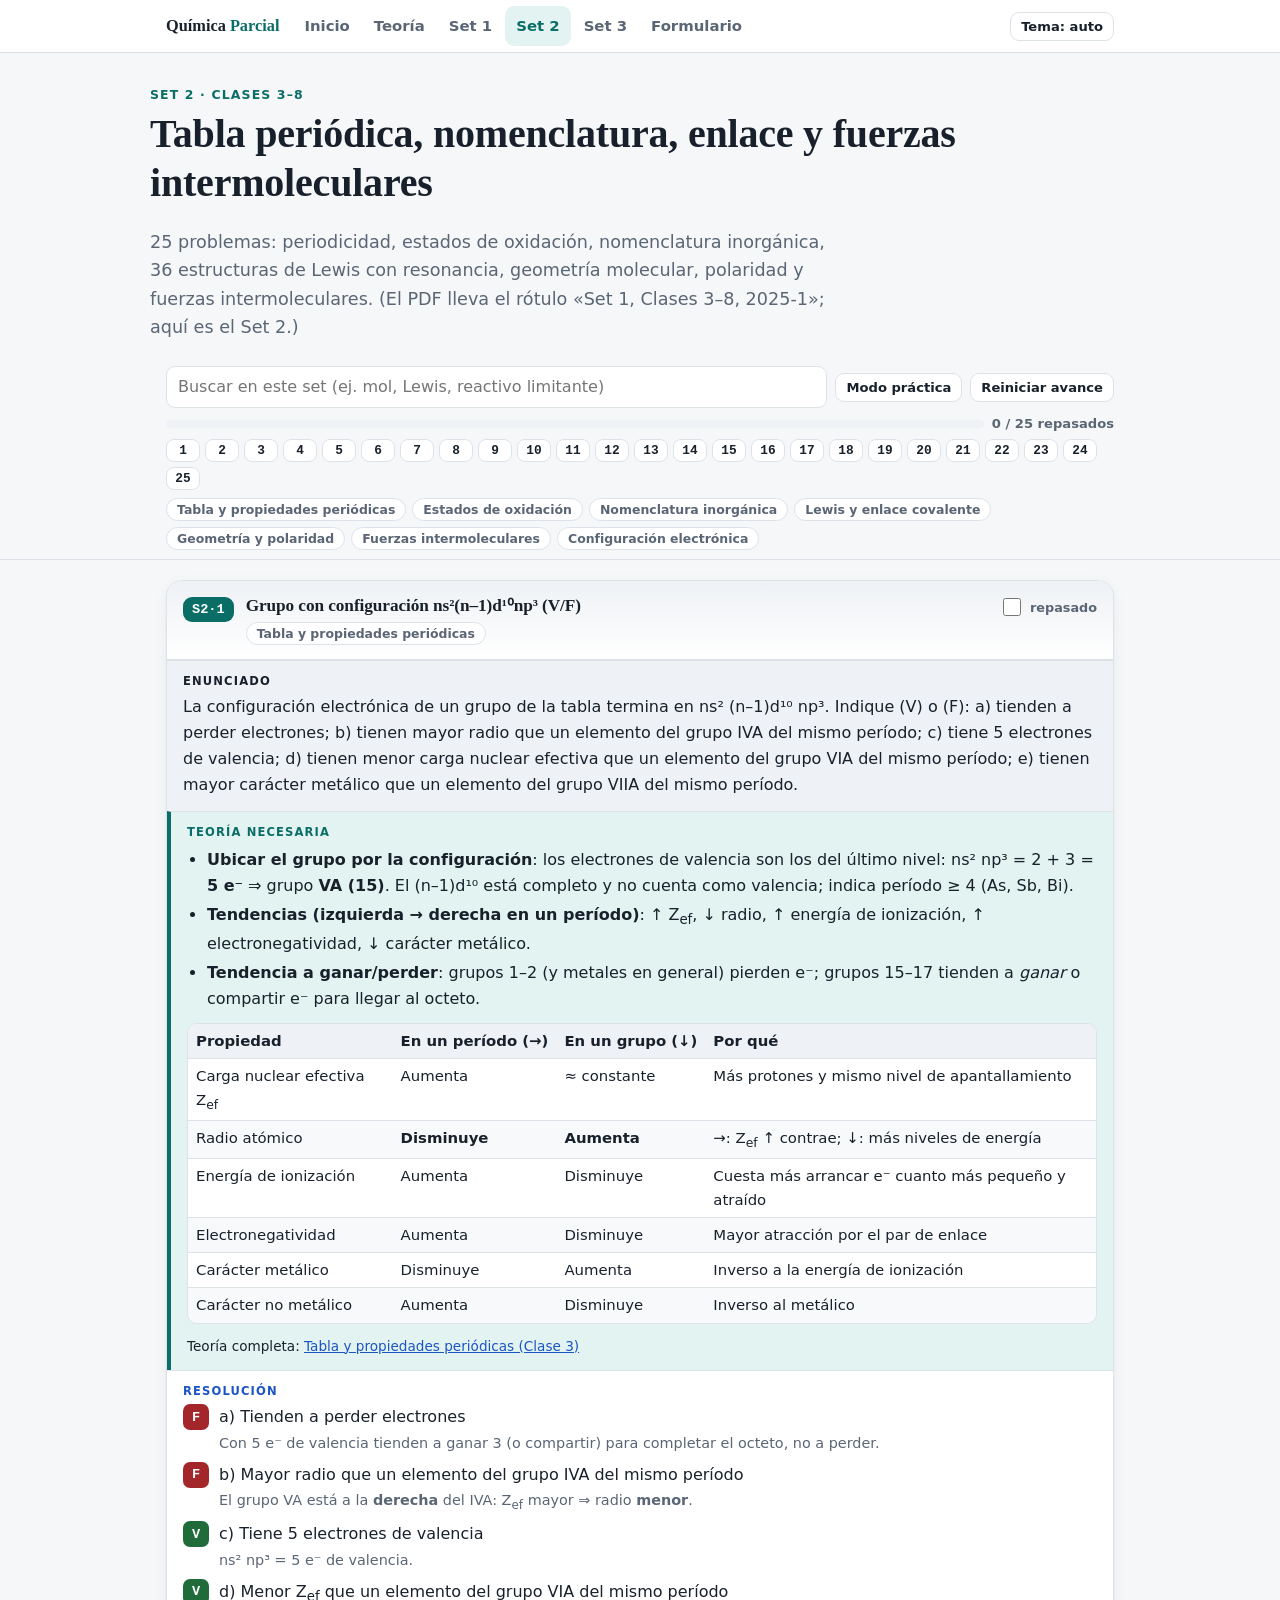
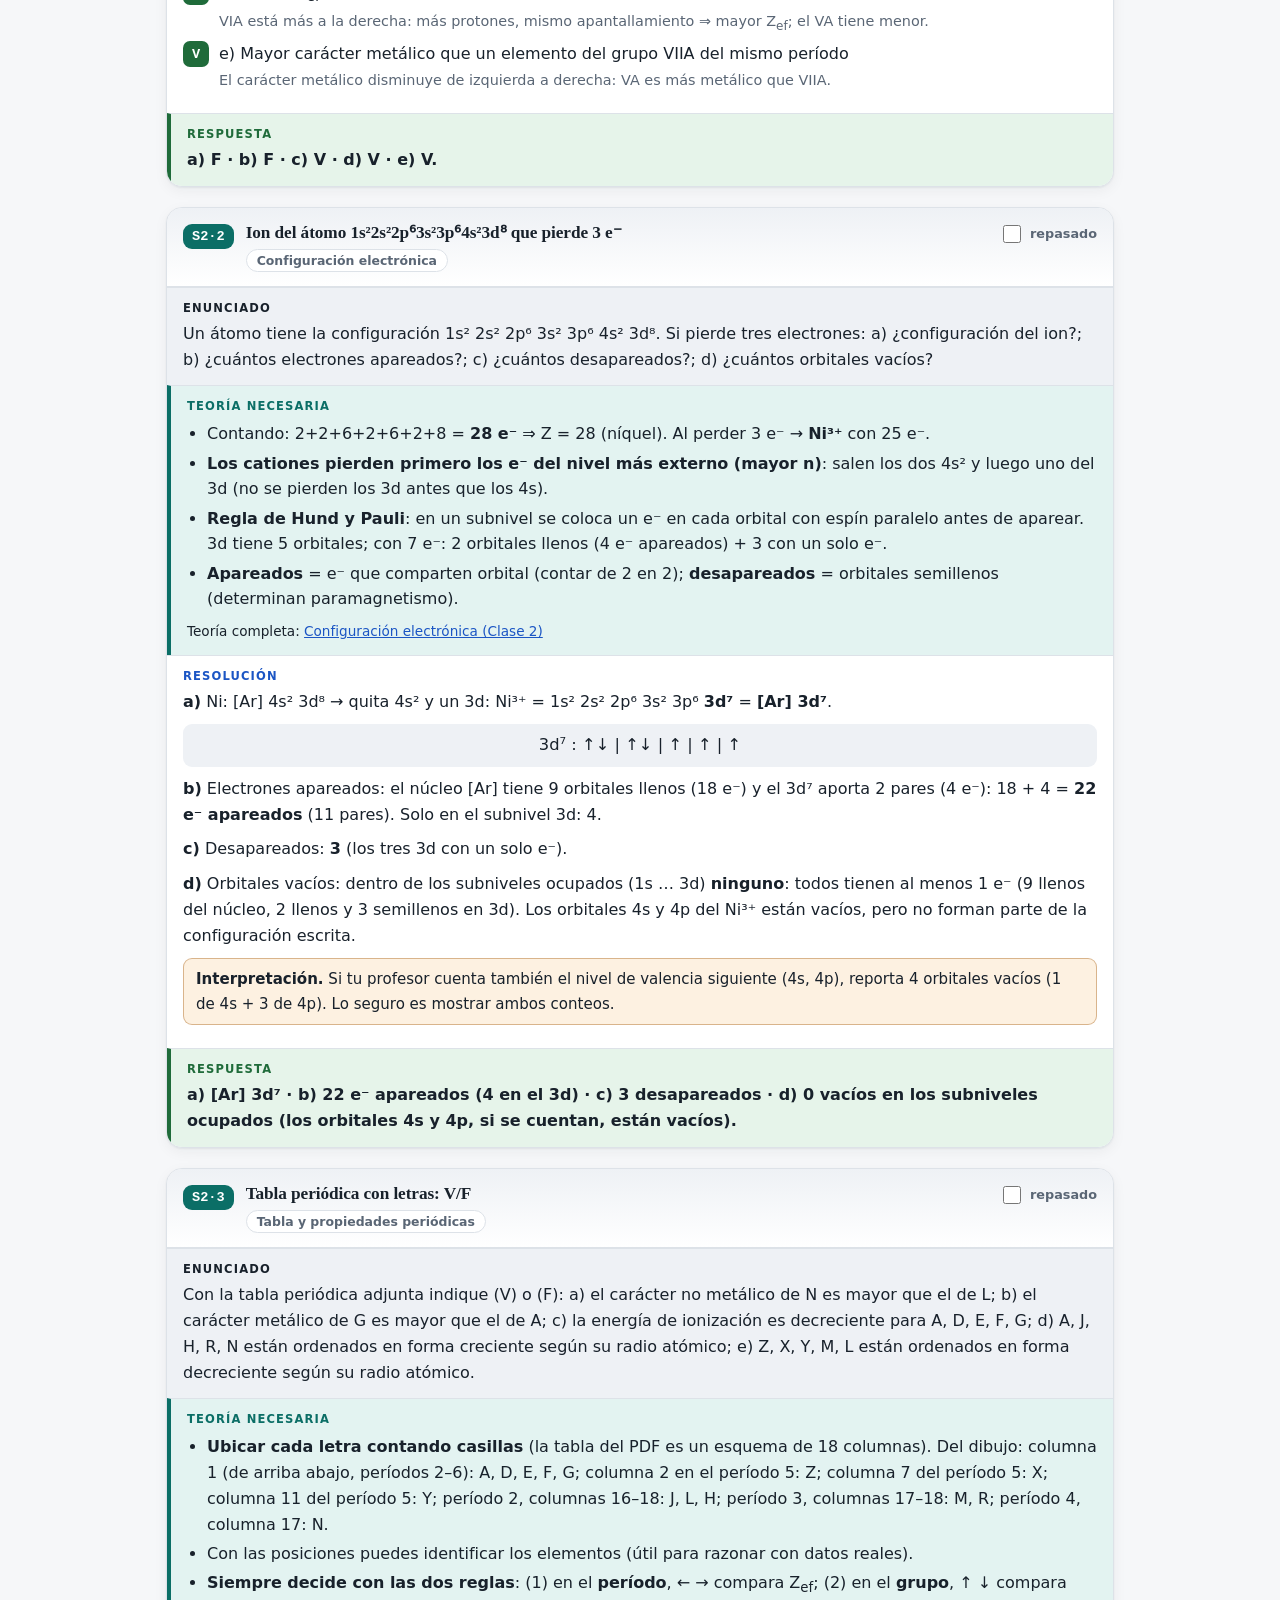
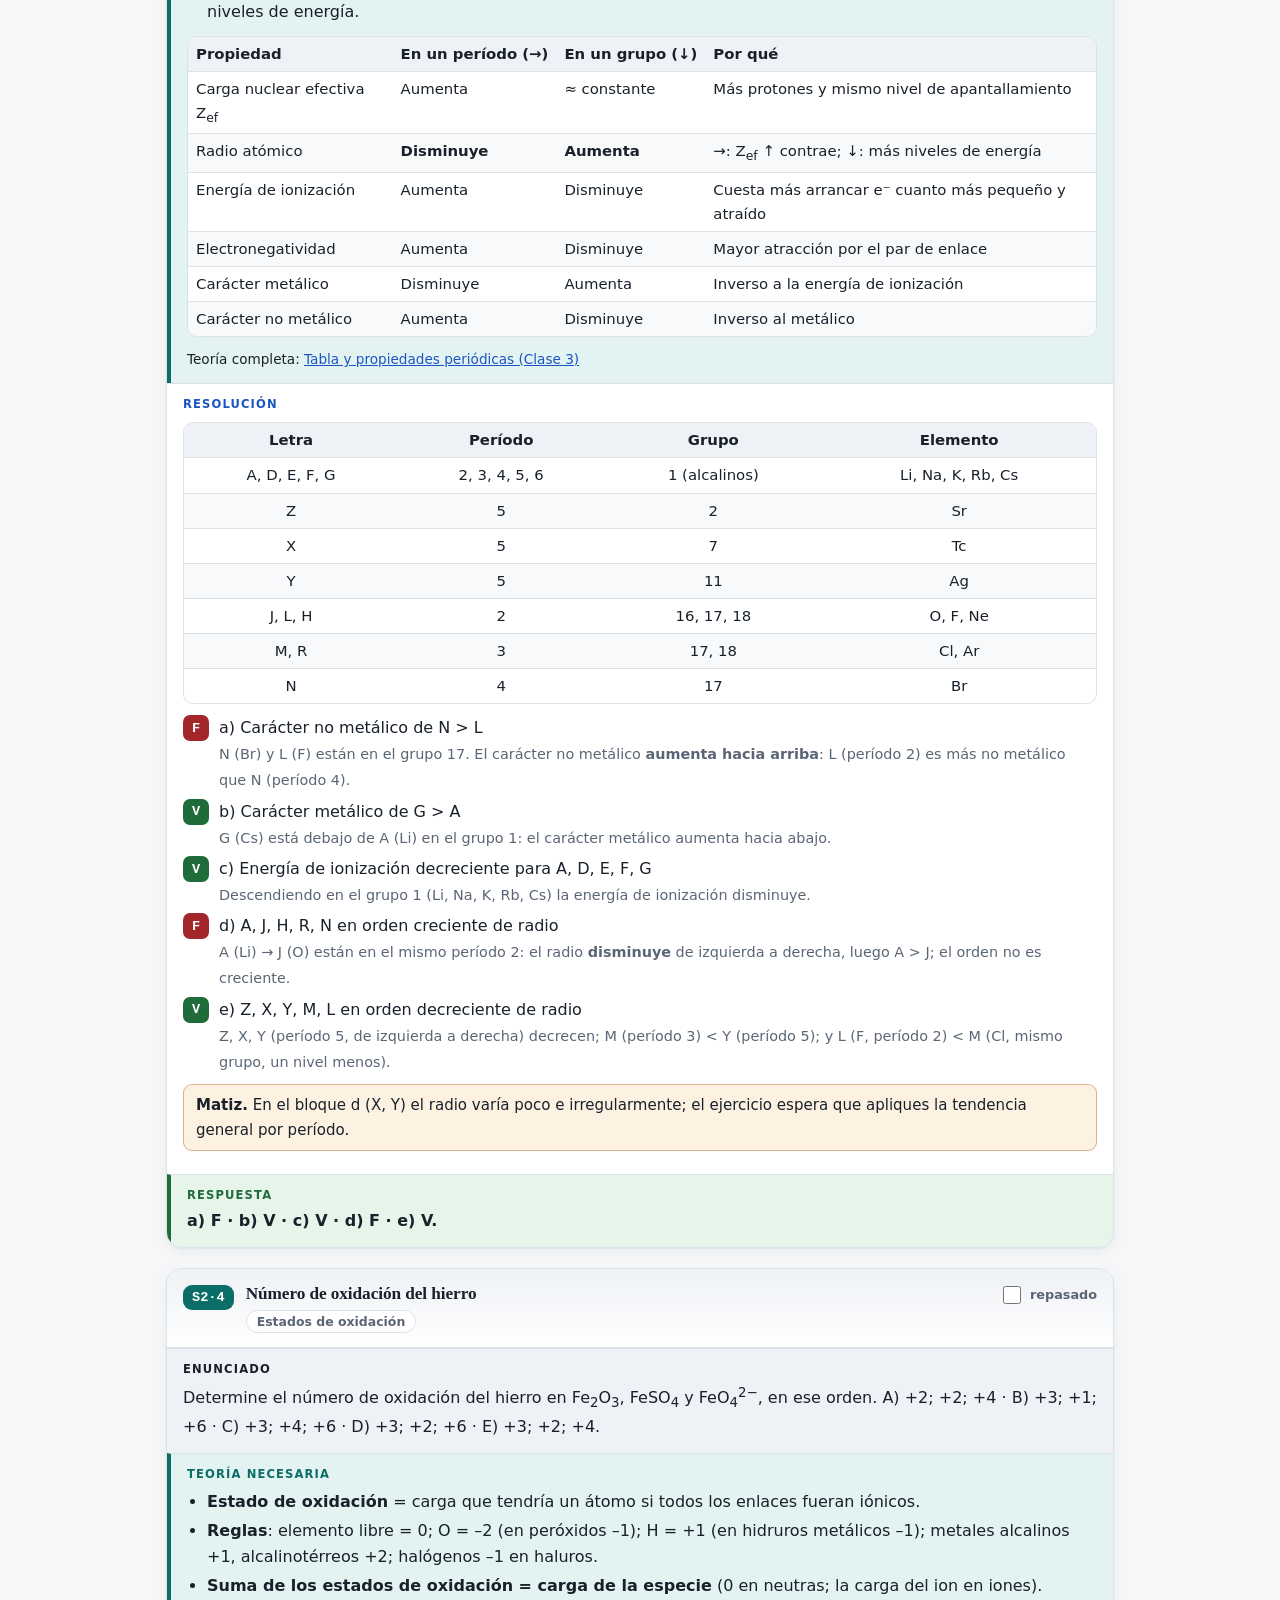
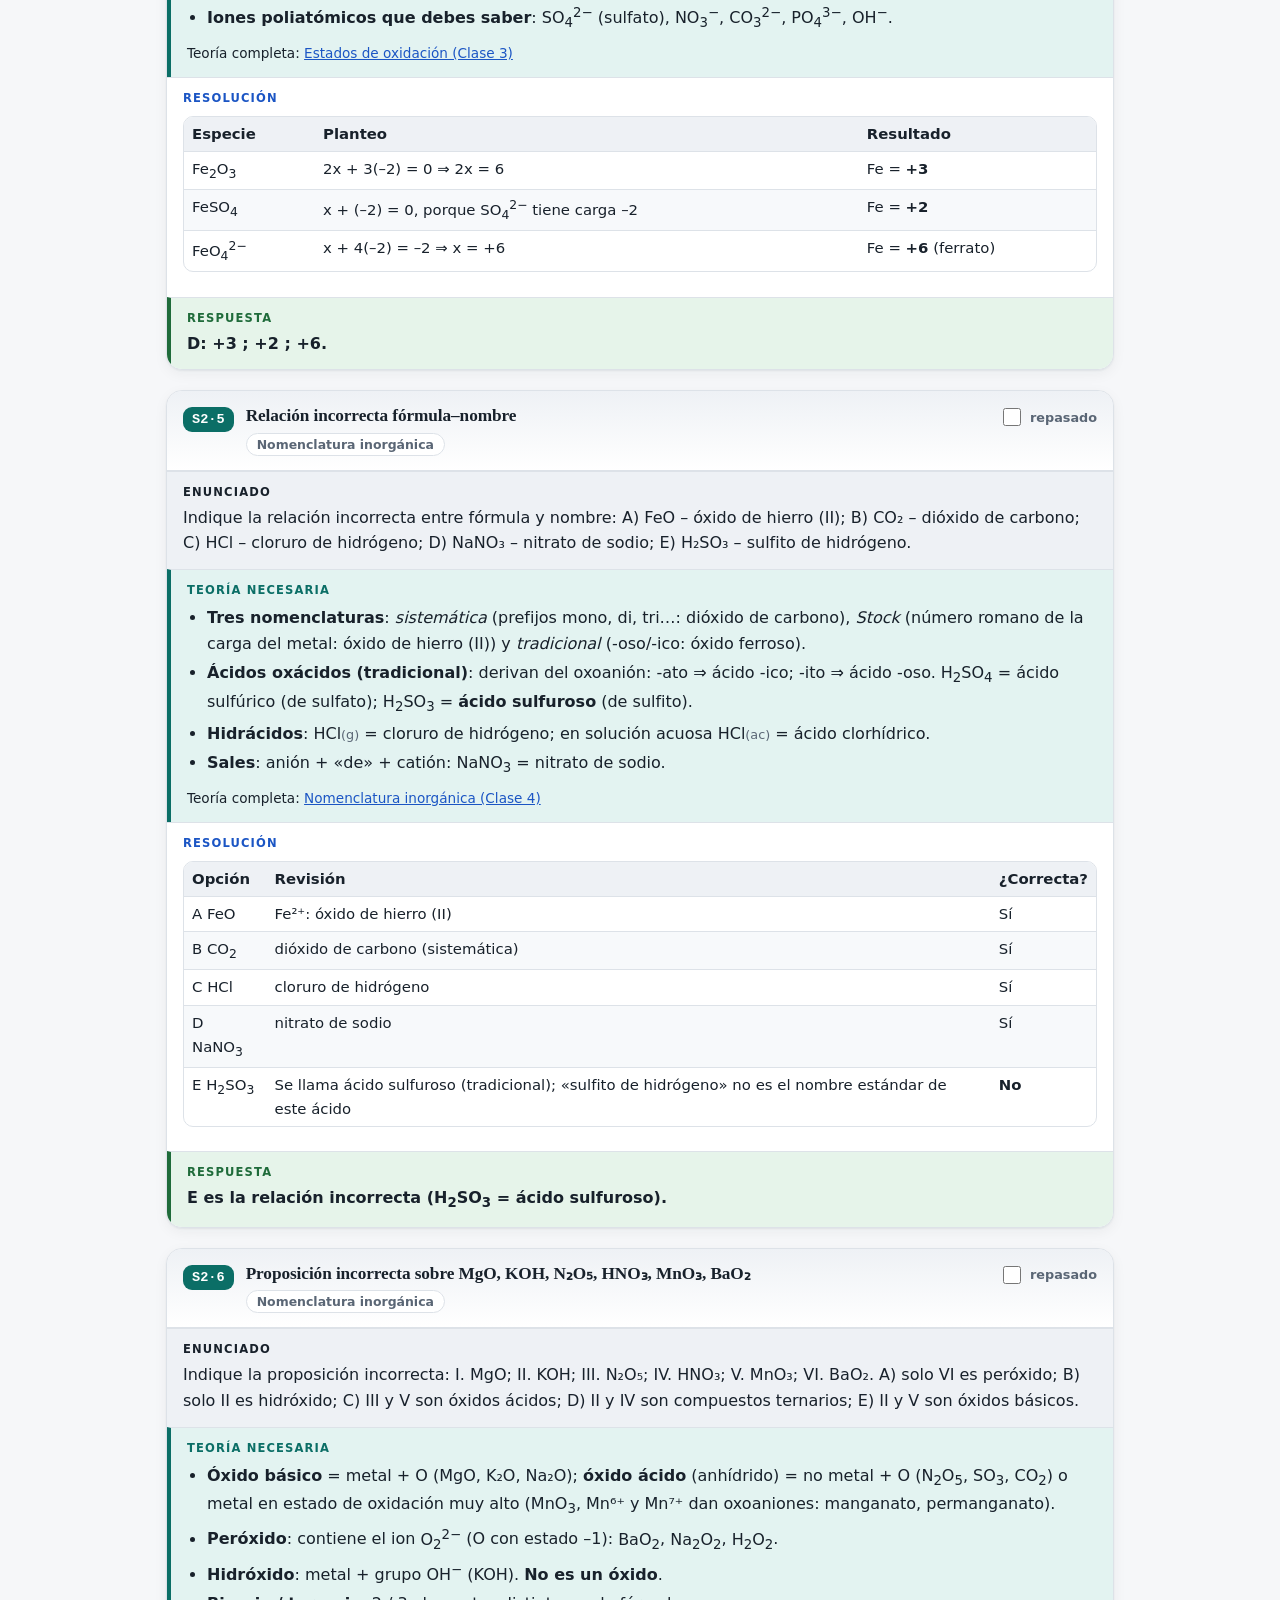
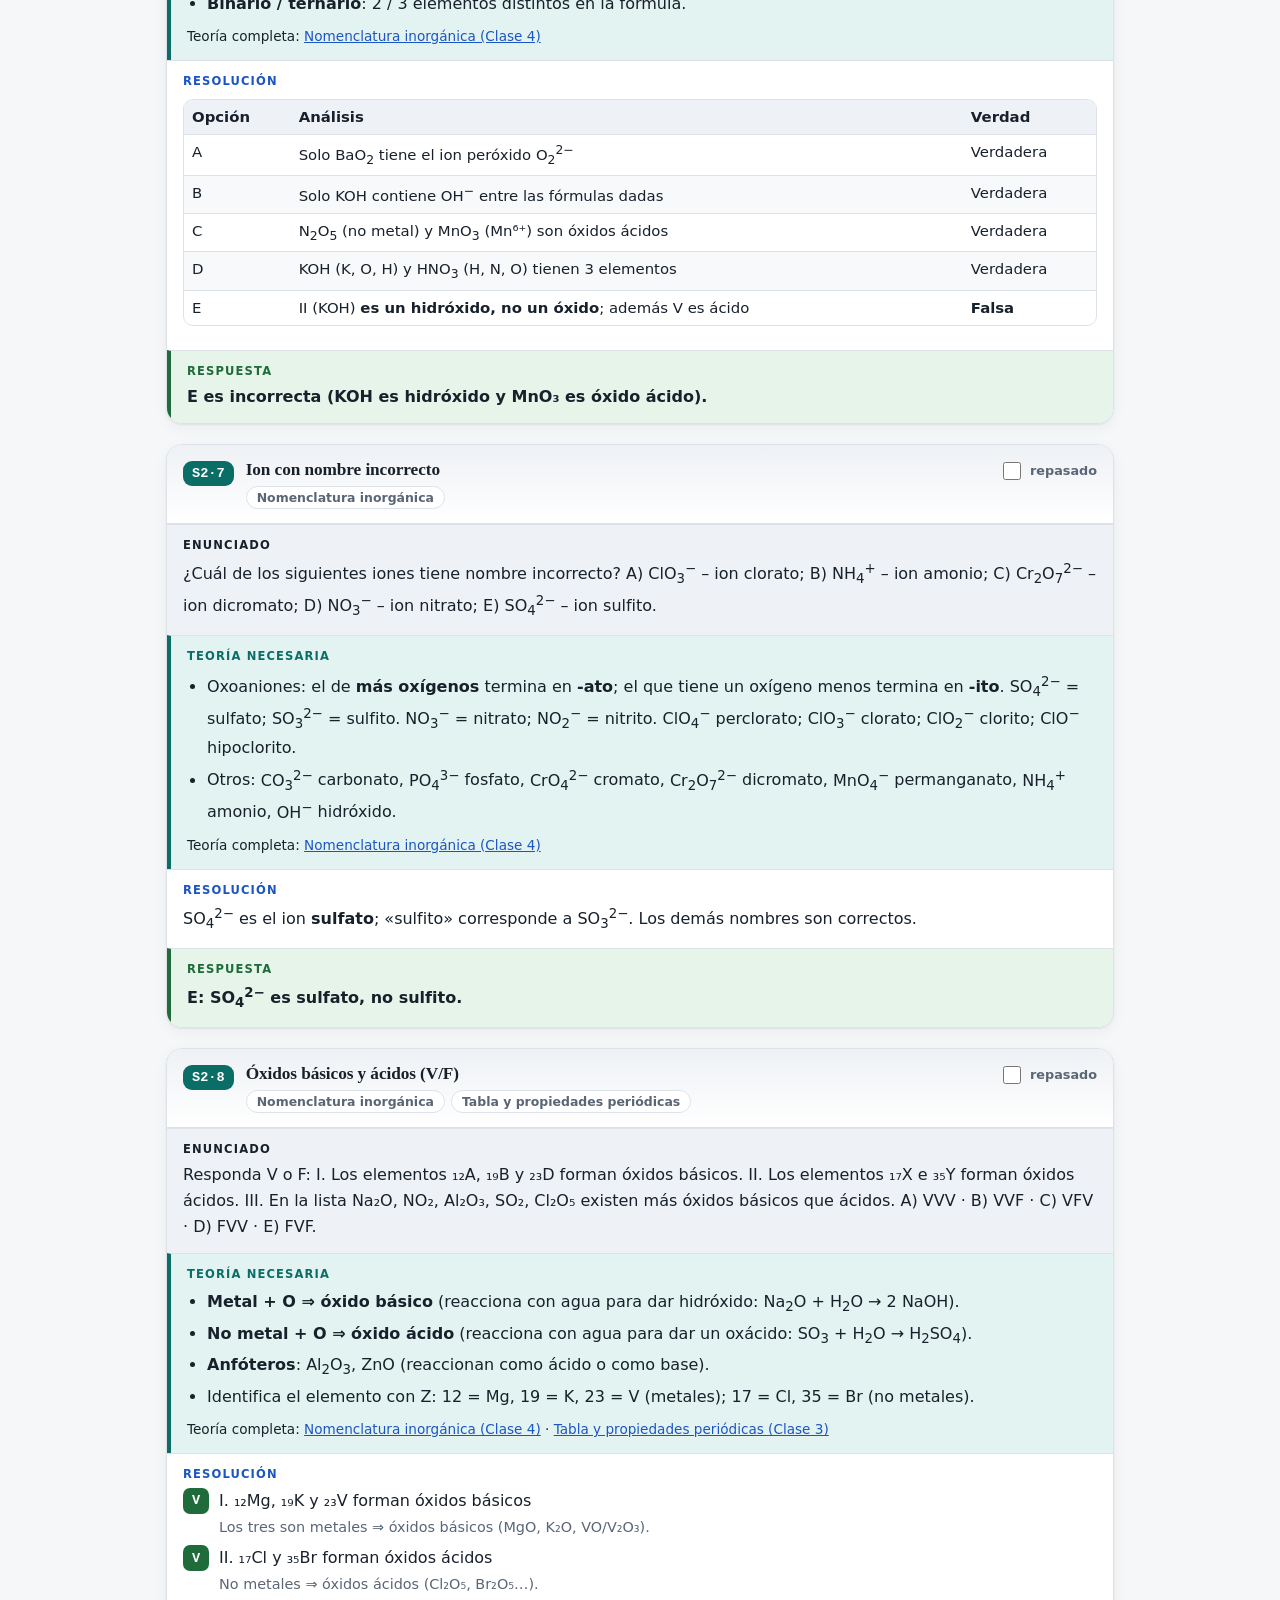
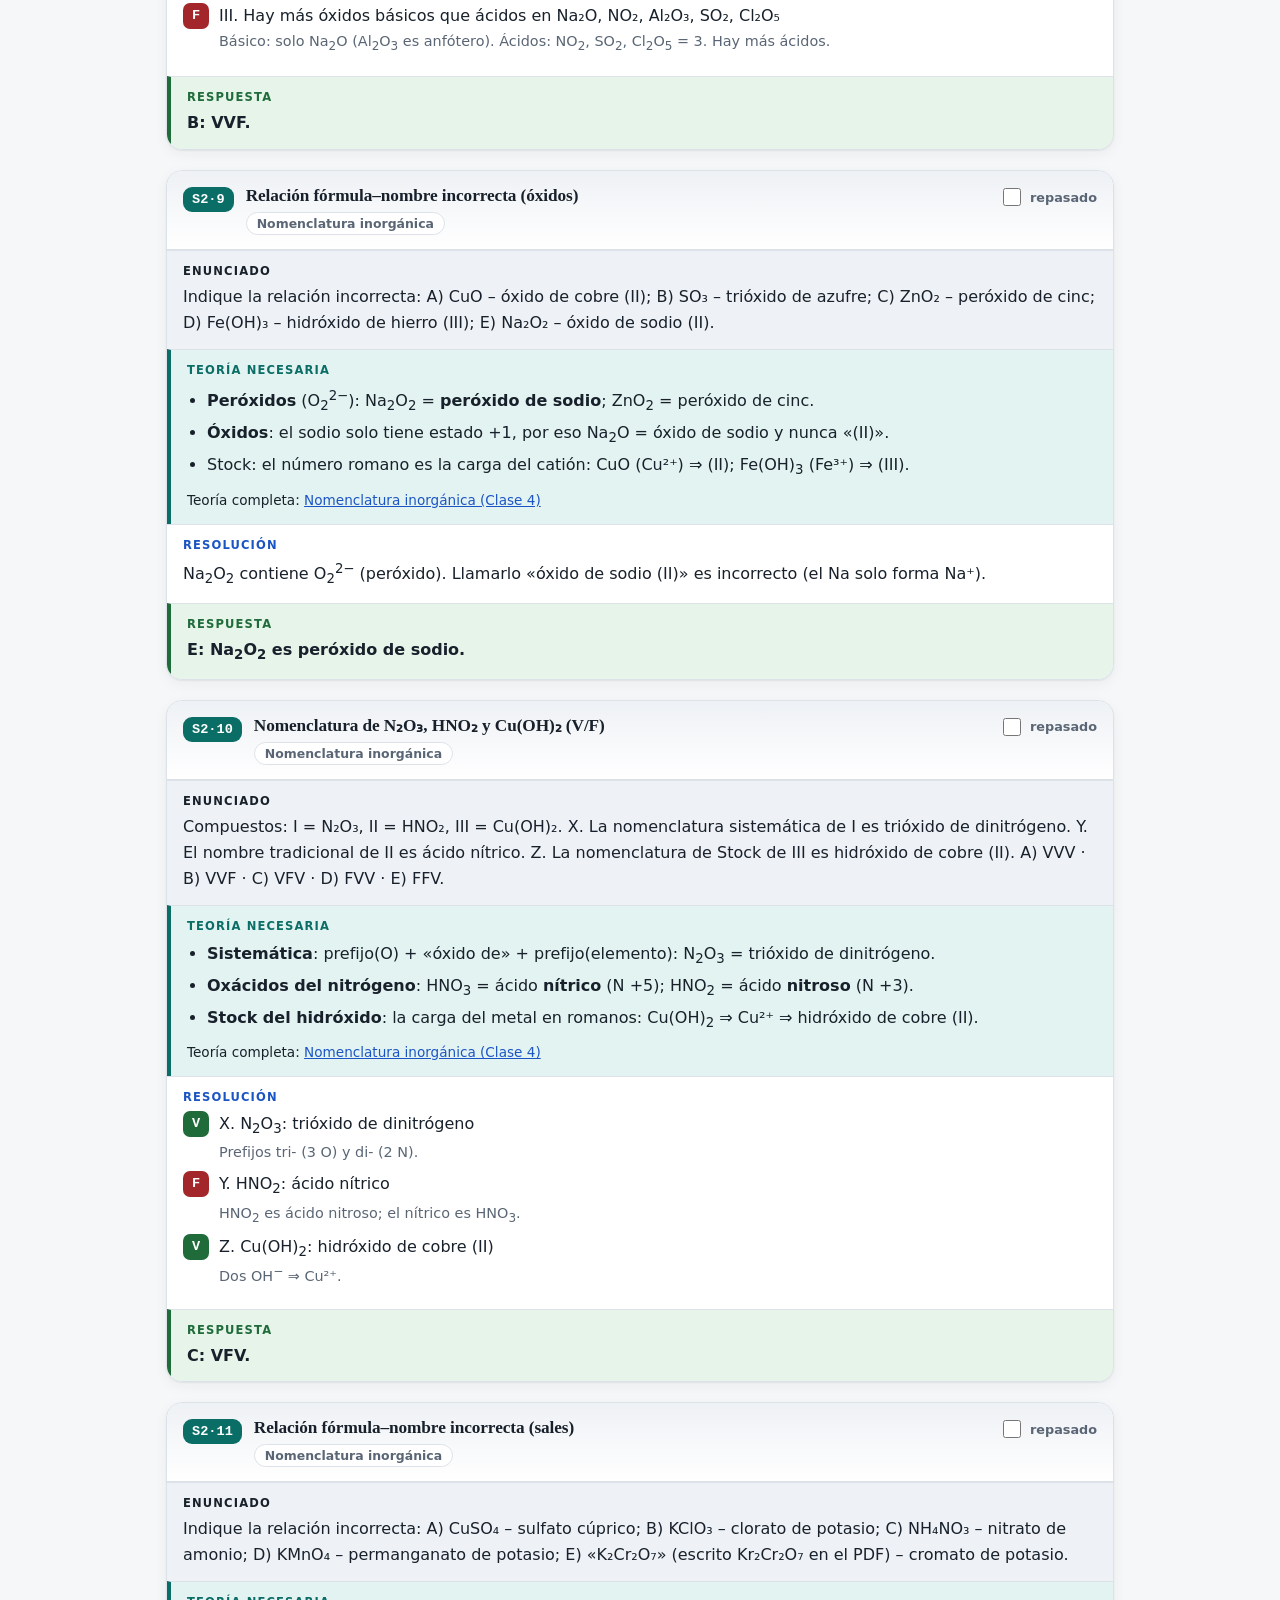
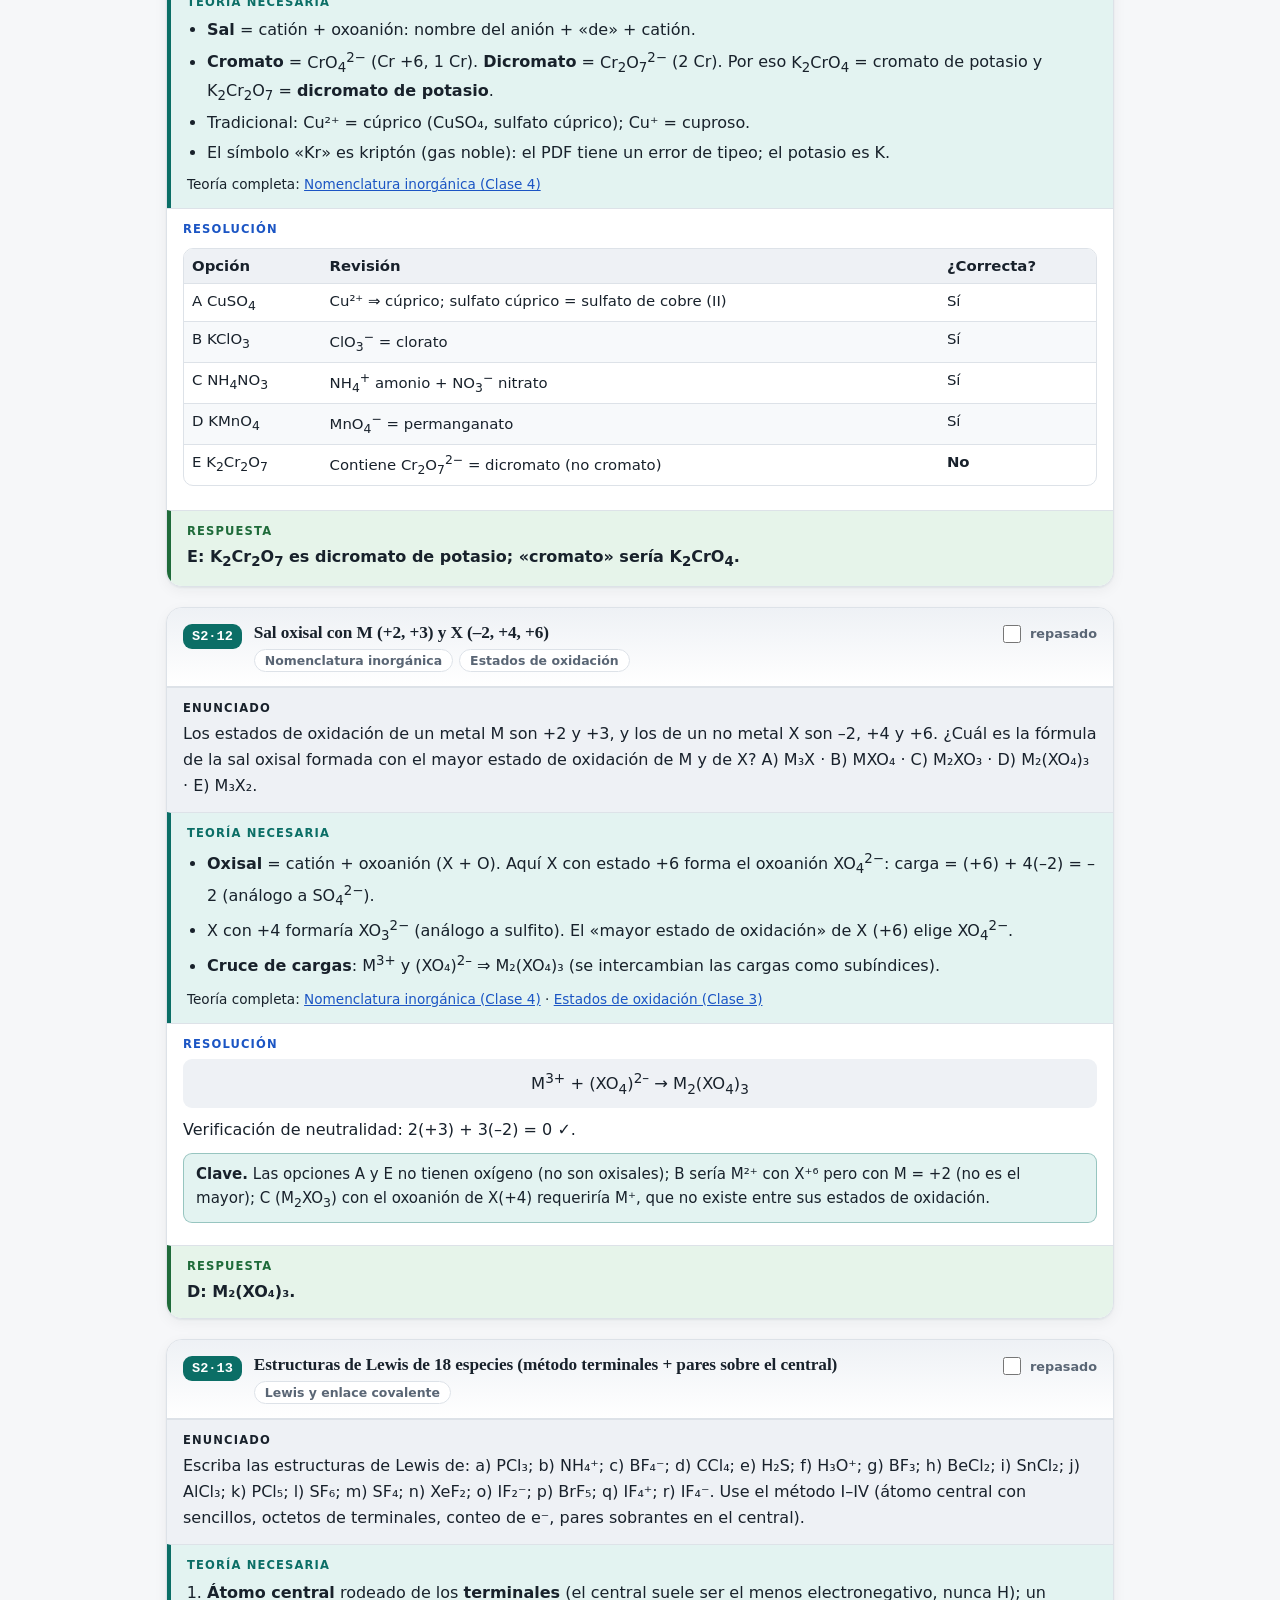
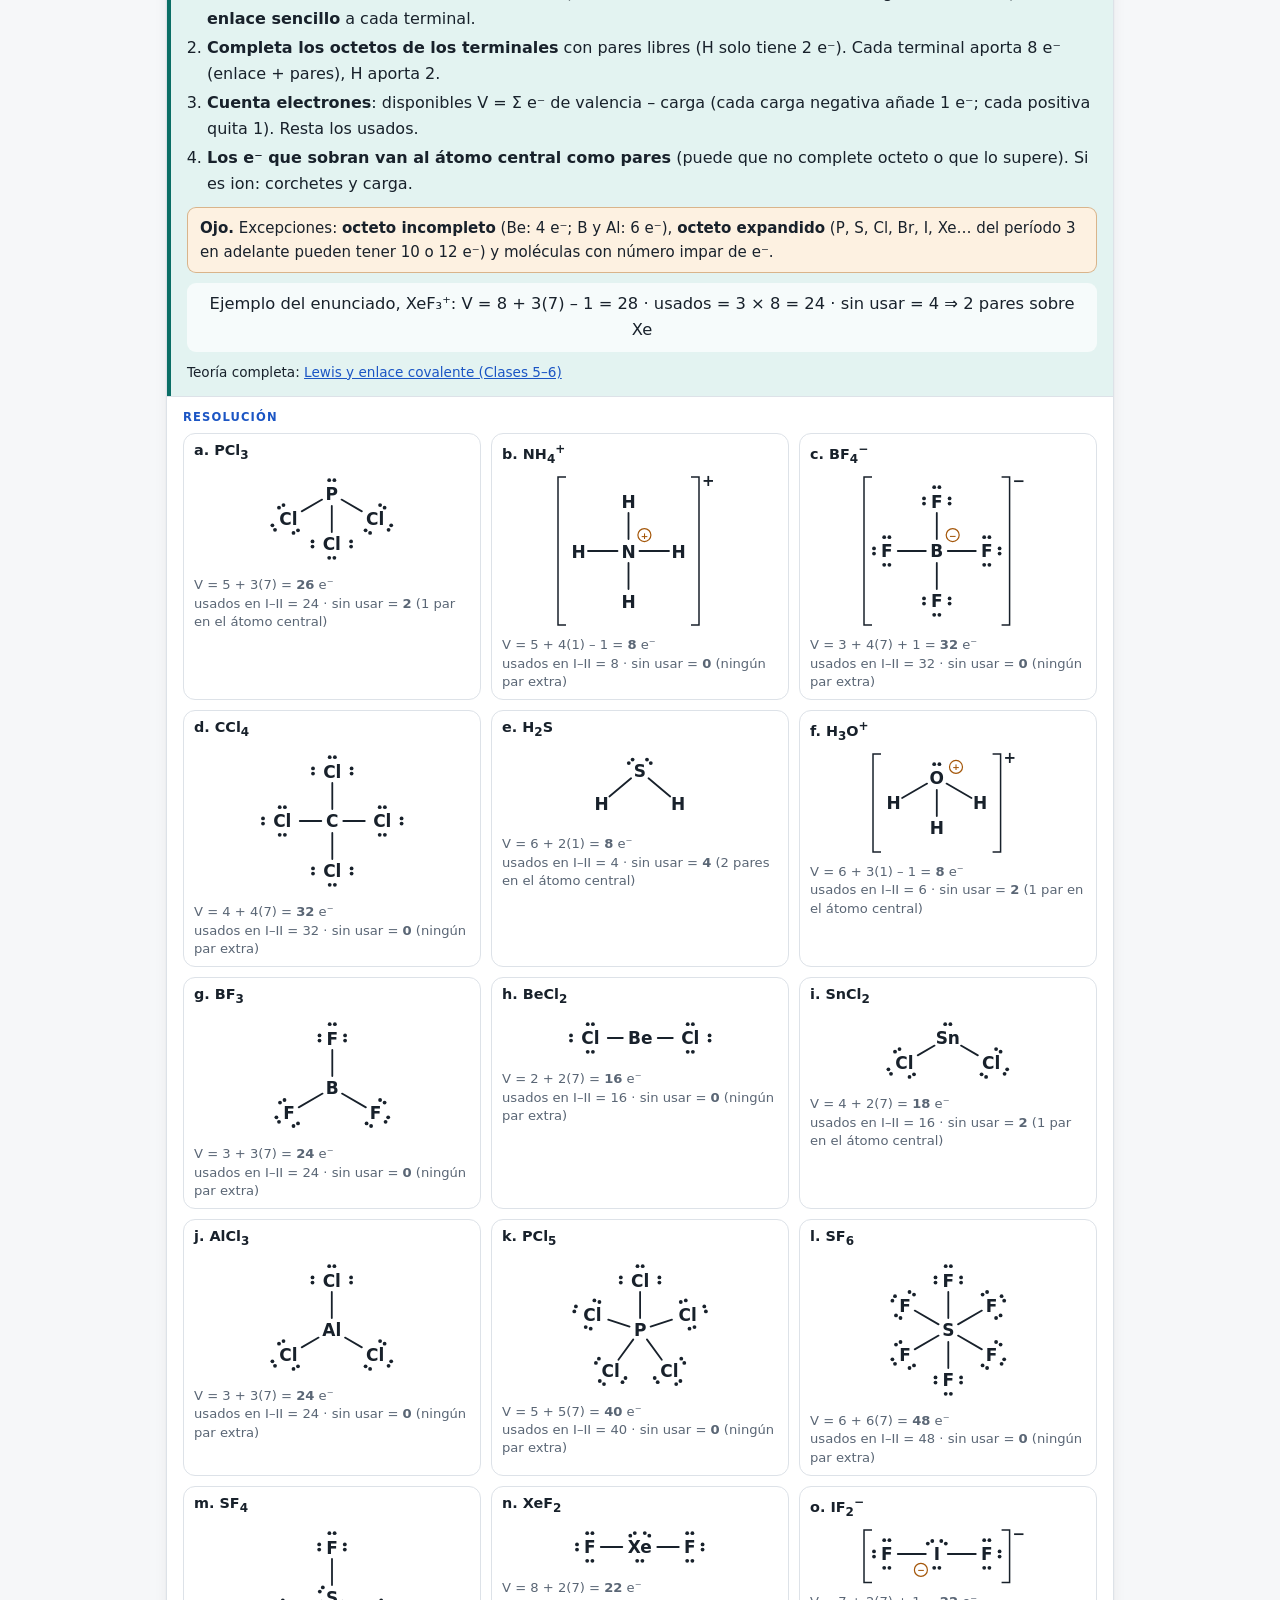
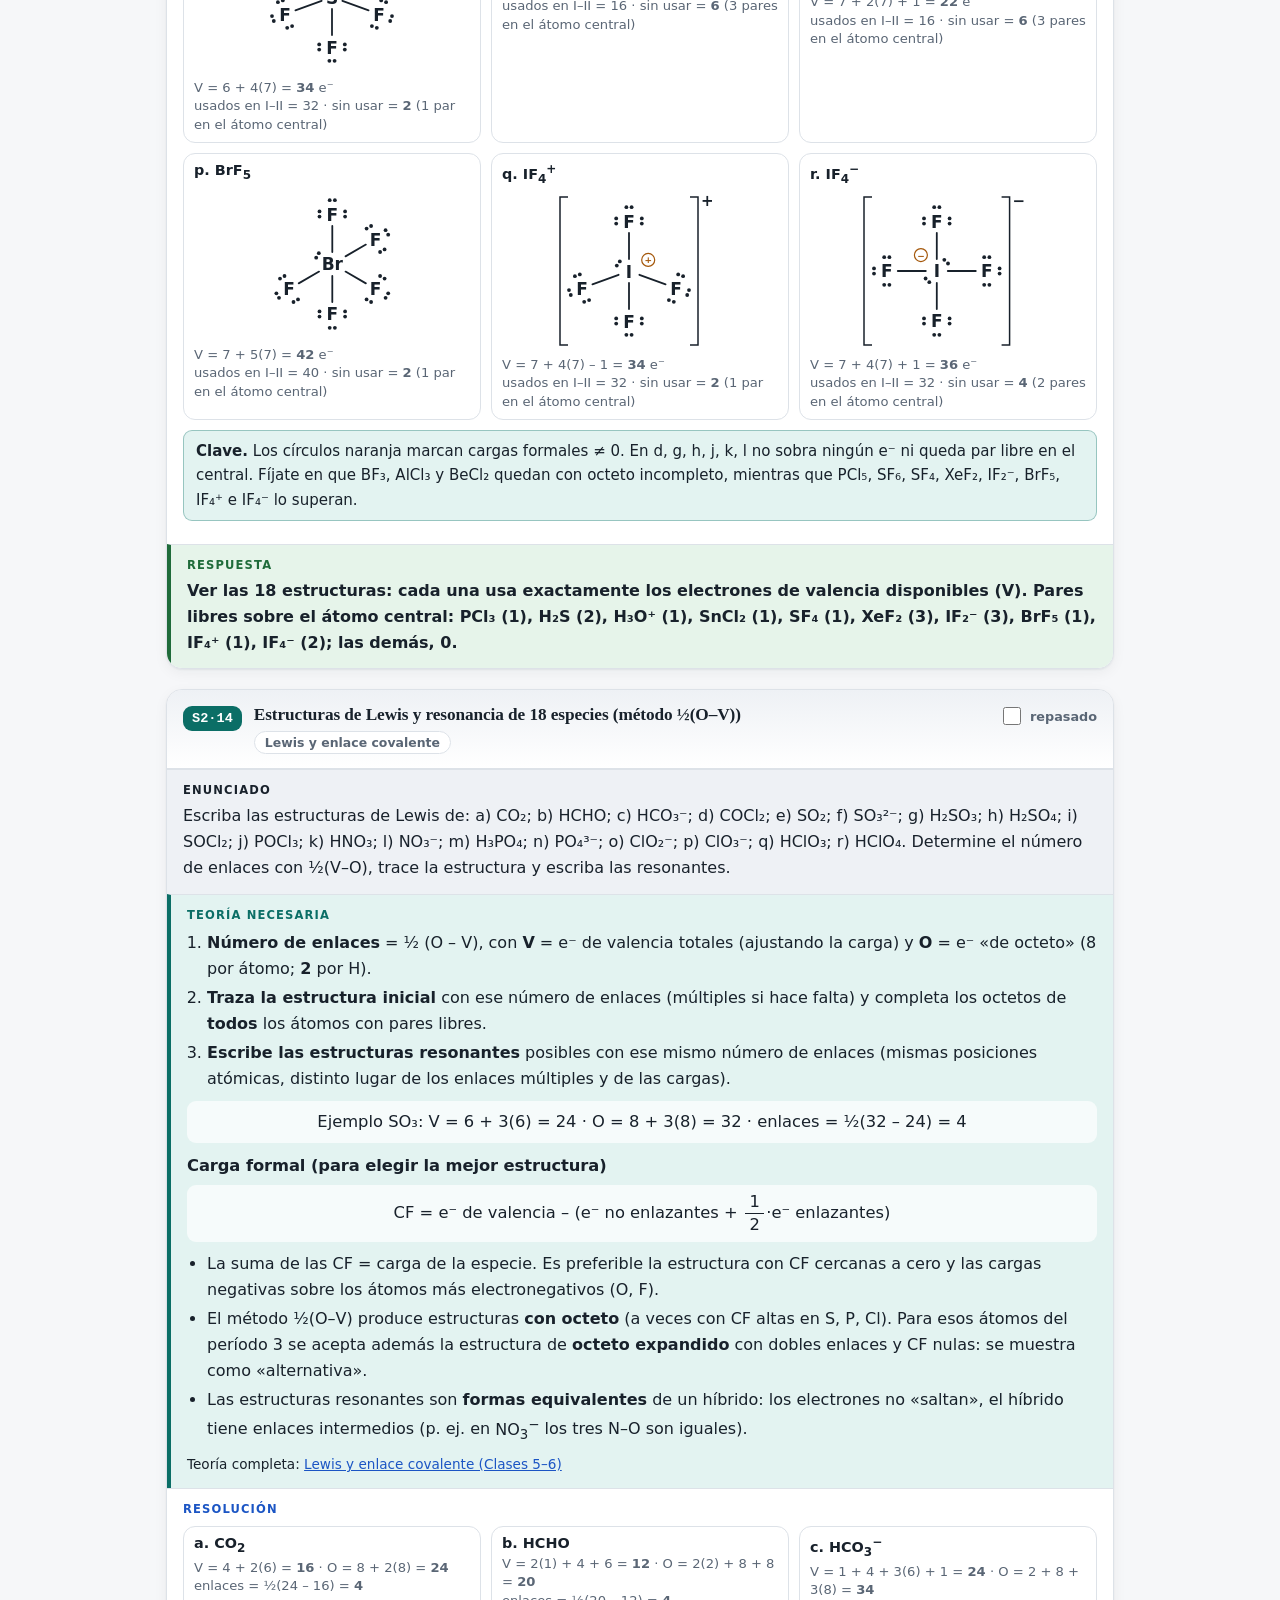
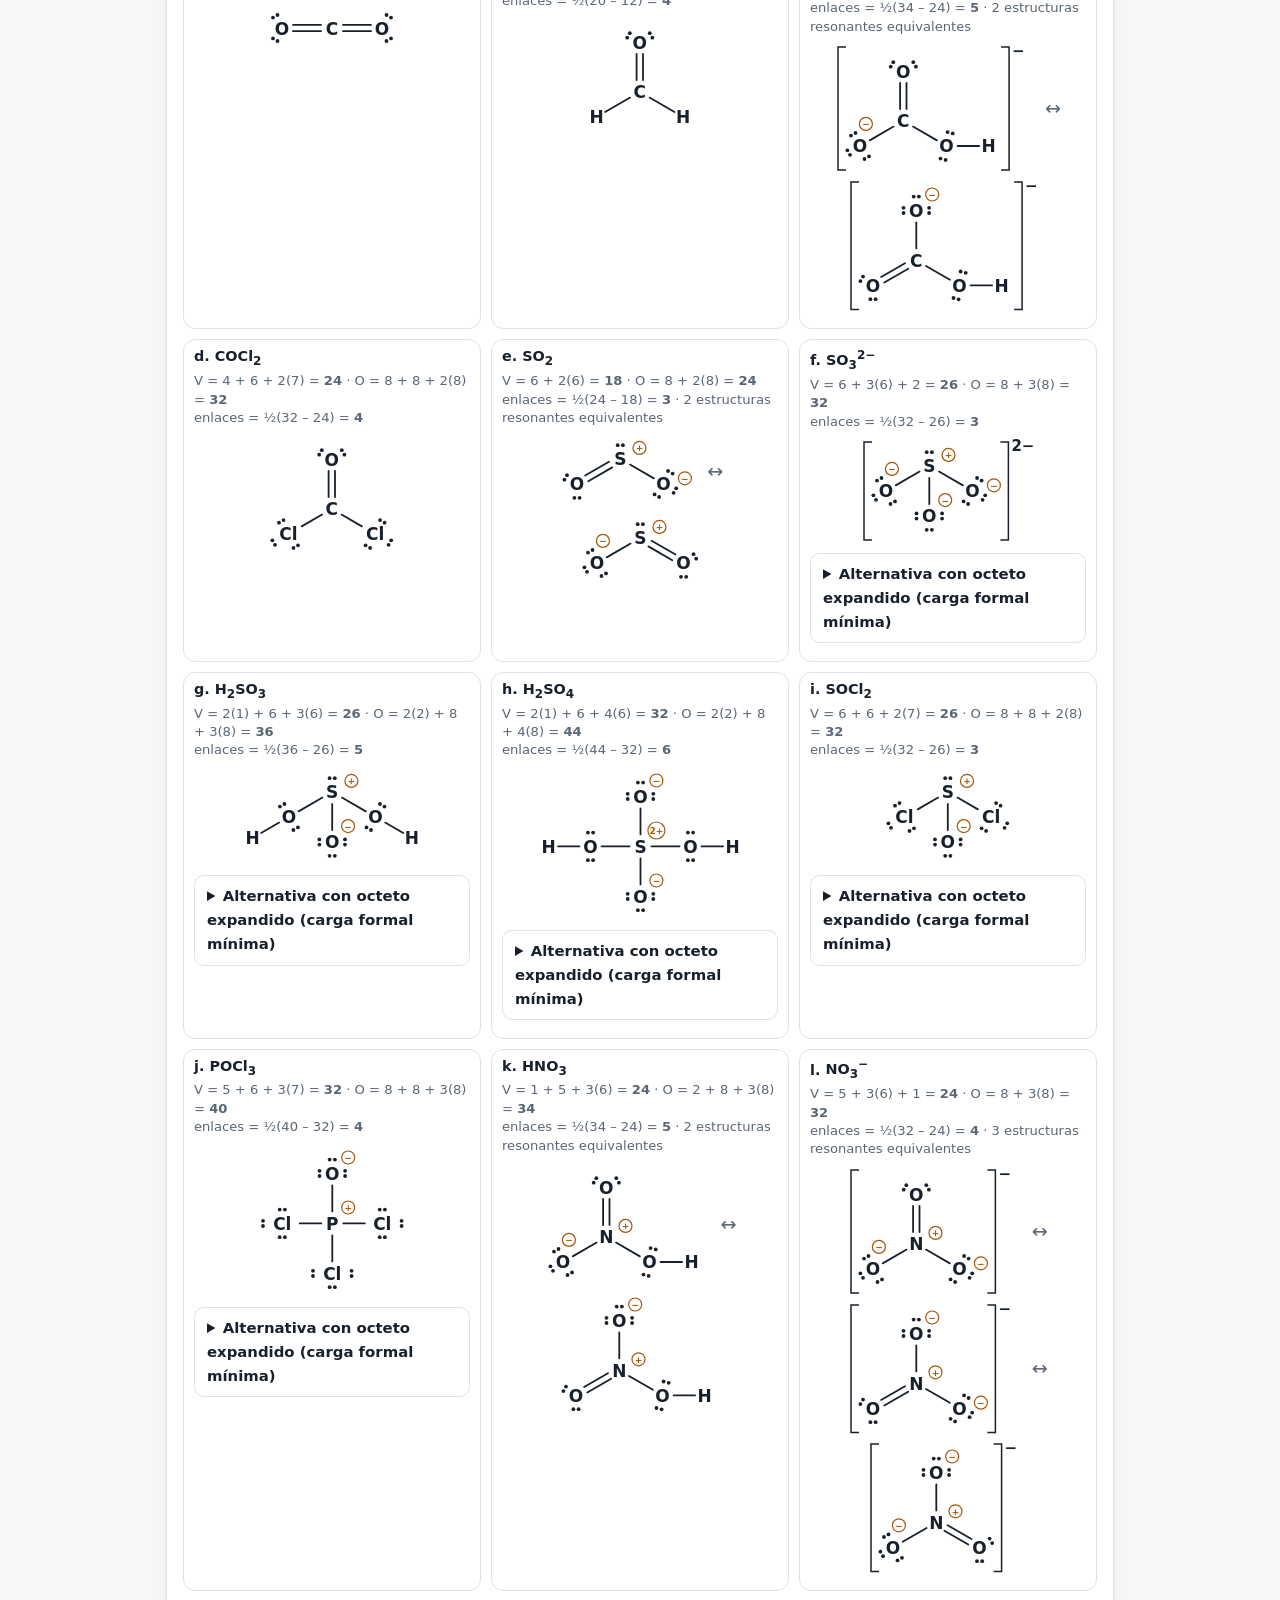
<file: set2.html>
<!doctype html>
<html lang="es"><head><meta charset="utf-8">
<meta name="viewport" content="width=device-width,initial-scale=1">
<title>Set 2 · Química parcial</title>
<meta name="description" content="Guía de estudio para el examen parcial de Química General (UPCH 2026-II): teoría profundizada y resolución paso a paso de los Sets 1, 2 y 3 (Clases 1–14).">
<link rel="stylesheet" href="assets/style.css">
</head><body data-set="2">
<header class="top"><div class="wrap"><a class="brand" href="index.html">Química <span>Parcial</span></a>
<nav class="nav" aria-label="Secciones"><a href="index.html">Inicio</a><a href="teoria.html">Teoría</a><a href="set1.html">Set 1</a><a href="set2.html" class=on>Set 2</a><a href="set3.html">Set 3</a><a href="formulario.html">Formulario</a></nav>
<button class="tbtn" id="themeBtn" type="button">Tema: auto</button></div></header>

<main>
<div class="wrap hero" style="padding-bottom:6px"><div class="eyebrow">Set 2 · Clases 3–8</div><h1>Tabla periódica, nomenclatura, enlace y fuerzas intermoleculares</h1>
<p class="lead">25 problemas: periodicidad, estados de oxidación, nomenclatura inorgánica, 36 estructuras de Lewis con resonancia, geometría molecular, polaridad y fuerzas intermoleculares. (El PDF lleva el rótulo «Set 1, Clases 3–8, 2025-1»; aquí es el Set 2.)</p></div>
<div class="tools"><div class="wrap">
<div class="trow"><input id="q" class="search" type="search" placeholder="Buscar en este set (ej. mol, Lewis, reactivo limitante)" aria-label="Buscar"><button id="practiceBtn" class="tbtn" type="button" aria-pressed="false" title="Oculta la resolución hasta que la pidas">Modo práctica</button><button id="resetBtn" class="tbtn" type="button">Reiniciar avance</button></div>
<div class="trow"><div class="prog"><i id="pbar"></i></div><span class="pcount" id="pcount"></span></div>
<div class="pgrid"><a href="#s2p1">1</a><a href="#s2p2">2</a><a href="#s2p3">3</a><a href="#s2p4">4</a><a href="#s2p5">5</a><a href="#s2p6">6</a><a href="#s2p7">7</a><a href="#s2p8">8</a><a href="#s2p9">9</a><a href="#s2p10">10</a><a href="#s2p11">11</a><a href="#s2p12">12</a><a href="#s2p13">13</a><a href="#s2p14">14</a><a href="#s2p15">15</a><a href="#s2p16">16</a><a href="#s2p17">17</a><a href="#s2p18">18</a><a href="#s2p19">19</a><a href="#s2p20">20</a><a href="#s2p21">21</a><a href="#s2p22">22</a><a href="#s2p23">23</a><a href="#s2p24">24</a><a href="#s2p25">25</a></div>
<div class="chips"><button type="button" class="chip" data-t="tabla" aria-pressed="false">Tabla y propiedades periódicas</button><button type="button" class="chip" data-t="oxid" aria-pressed="false">Estados de oxidación</button><button type="button" class="chip" data-t="nomen" aria-pressed="false">Nomenclatura inorgánica</button><button type="button" class="chip" data-t="lewis" aria-pressed="false">Lewis y enlace covalente</button><button type="button" class="chip" data-t="geom" aria-pressed="false">Geometría y polaridad</button><button type="button" class="chip" data-t="imf" aria-pressed="false">Fuerzas intermoleculares</button><button type="button" class="chip" data-t="config" aria-pressed="false">Configuración electrónica</button></div>
</div></div>
<div class="wrap"><article class="card" id="s2p1" data-t="tabla">
<div class="ph"><span class="pid">S2·1</span><div><h3>Grupo con configuración ns²(n–1)d¹⁰np³ (V/F)</h3><div class="chips"><a class="chip" href="teoria.html#tabla" title="Clase 3">Tabla y propiedades periódicas</a></div></div><label class="dn"><input type="checkbox" aria-label="Marcar como repasado"> repasado</label></div>
<div class="sec enun"><div class="sh">Enunciado</div><div class="statement"><p>La configuración electrónica de un grupo de la tabla termina en ns² (n–1)d¹⁰ np³. Indique (V) o (F): a) tienden a perder electrones; b) tienen mayor radio que un elemento del grupo IVA del mismo período; c) tiene 5 electrones de valencia; d) tienen menor carga nuclear efectiva que un elemento del grupo VIA del mismo período; e) tienen mayor carácter metálico que un elemento del grupo VIIA del mismo período.</p></div></div>
<div class="sec teo"><div class="sh">Teoría necesaria</div><ul><li><b>Ubicar el grupo por la configuración</b>: los electrones de valencia son los del último nivel: ns² np³ = 2 + 3 = <b>5 e⁻</b> ⇒ grupo <b>VA (15)</b>. El (n–1)d¹⁰ está completo y no cuenta como valencia; indica período ≥ 4 (As, Sb, Bi).</li><li><b>Tendencias (izquierda → derecha en un período)</b>: ↑ Z<sub>ef</sub>, ↓ radio, ↑ energía de ionización, ↑ electronegatividad, ↓ carácter metálico.</li><li><b>Tendencia a ganar/perder</b>: grupos 1–2 (y metales en general) pierden e⁻; grupos 15–17 tienden a <i>ganar</i> o compartir e⁻ para llegar al octeto.</li></ul><div class="tw"><table class="tbl tight"><thead><tr><th>Propiedad</th><th>En un período (→)</th><th>En un grupo (↓)</th><th>Por qué</th></tr></thead><tbody><tr><td>Carga nuclear efectiva Z<sub>ef</sub></td><td>Aumenta</td><td>≈ constante</td><td>Más protones y mismo nivel de apantallamiento</td></tr><tr><td>Radio atómico</td><td><b>Disminuye</b></td><td><b>Aumenta</b></td><td>→: Z<sub>ef</sub> ↑ contrae; ↓: más niveles de energía</td></tr><tr><td>Energía de ionización</td><td>Aumenta</td><td>Disminuye</td><td>Cuesta más arrancar e⁻ cuanto más pequeño y atraído</td></tr><tr><td>Electronegatividad</td><td>Aumenta</td><td>Disminuye</td><td>Mayor atracción por el par de enlace</td></tr><tr><td>Carácter metálico</td><td>Disminuye</td><td>Aumenta</td><td>Inverso a la energía de ionización</td></tr><tr><td>Carácter no metálico</td><td>Aumenta</td><td>Disminuye</td><td>Inverso al metálico</td></tr></tbody></table></div><div class="go">Teoría completa: <a href="teoria.html#tabla">Tabla y propiedades periódicas (Clase 3)</a></div></div>
<button class="reveal" type="button">Mostrar resolución y respuesta</button>
<div class="sec res"><div class="sh">Resolución</div><ul class="vflist"><li><span class="vf tf">F</span><span class="vft">a) Tienden a perder electrones<br><span class="why">Con 5 e⁻ de valencia tienden a ganar 3 (o compartir) para completar el octeto, no a perder.</span></span></li><li><span class="vf tf">F</span><span class="vft">b) Mayor radio que un elemento del grupo IVA del mismo período<br><span class="why">El grupo VA está a la <b>derecha</b> del IVA: Z<sub>ef</sub> mayor ⇒ radio <b>menor</b>.</span></span></li><li><span class="vf tv">V</span><span class="vft">c) Tiene 5 electrones de valencia<br><span class="why">ns² np³ = 5 e⁻ de valencia.</span></span></li><li><span class="vf tv">V</span><span class="vft">d) Menor Z<sub>ef</sub> que un elemento del grupo VIA del mismo período<br><span class="why">VIA está más a la derecha: más protones, mismo apantallamiento ⇒ mayor Z<sub>ef</sub>; el VA tiene menor.</span></span></li><li><span class="vf tv">V</span><span class="vft">e) Mayor carácter metálico que un elemento del grupo VIIA del mismo período<br><span class="why">El carácter metálico disminuye de izquierda a derecha: VA es más metálico que VIIA.</span></span></li></ul></div>
<div class="sec ans"><div class="sh">Respuesta</div><div class="ab">a) F · b) F · c) V · d) V · e) V.</div></div>
</article><article class="card" id="s2p2" data-t="config">
<div class="ph"><span class="pid">S2·2</span><div><h3>Ion del átomo 1s²2s²2p⁶3s²3p⁶4s²3d⁸ que pierde 3 e⁻</h3><div class="chips"><a class="chip" href="teoria.html#config" title="Clase 2">Configuración electrónica</a></div></div><label class="dn"><input type="checkbox" aria-label="Marcar como repasado"> repasado</label></div>
<div class="sec enun"><div class="sh">Enunciado</div><div class="statement"><p>Un átomo tiene la configuración 1s² 2s² 2p⁶ 3s² 3p⁶ 4s² 3d⁸. Si pierde tres electrones: a) ¿configuración del ion?; b) ¿cuántos electrones apareados?; c) ¿cuántos desapareados?; d) ¿cuántos orbitales vacíos?</p></div></div>
<div class="sec teo"><div class="sh">Teoría necesaria</div><ul><li>Contando: 2+2+6+2+6+2+8 = <b>28 e⁻</b> ⇒ Z = 28 (níquel). Al perder 3 e⁻ → <b>Ni³⁺</b> con 25 e⁻.</li><li><b>Los cationes pierden primero los e⁻ del nivel más externo (mayor n)</b>: salen los dos 4s² y luego uno del 3d (no se pierden los 3d antes que los 4s).</li><li><b>Regla de Hund y Pauli</b>: en un subnivel se coloca un e⁻ en cada orbital con espín paralelo antes de aparear. 3d tiene 5 orbitales; con 7 e⁻: 2 orbitales llenos (4 e⁻ apareados) + 3 con un solo e⁻.</li><li><b>Apareados</b> = e⁻ que comparten orbital (contar de 2 en 2); <b>desapareados</b> = orbitales semillenos (determinan paramagnetismo).</li></ul><div class="go">Teoría completa: <a href="teoria.html#config">Configuración electrónica (Clase 2)</a></div></div>
<button class="reveal" type="button">Mostrar resolución y respuesta</button>
<div class="sec res"><div class="sh">Resolución</div><p><b>a)</b> Ni: [Ar] 4s² 3d⁸ → quita 4s² y un 3d: Ni³⁺ = 1s² 2s² 2p⁶ 3s² 3p⁶ <b>3d⁷</b> = <b>[Ar] 3d⁷</b>.</p><div class="eq">3d⁷ :  ↑↓ | ↑↓ | ↑ | ↑ | ↑</div><p><b>b)</b> Electrones apareados: el núcleo [Ar] tiene 9 orbitales llenos (18 e⁻) y el 3d⁷ aporta 2 pares (4 e⁻): 18 + 4 = <b>22 e⁻ apareados</b> (11 pares). Solo en el subnivel 3d: 4.</p><p><b>c)</b> Desapareados: <b>3</b> (los tres 3d con un solo e⁻).</p><p><b>d)</b> Orbitales vacíos: dentro de los subniveles ocupados (1s … 3d) <b>ninguno</b>: todos tienen al menos 1 e⁻ (9 llenos del núcleo, 2 llenos y 3 semillenos en 3d). Los orbitales 4s y 4p del Ni³⁺ están vacíos, pero no forman parte de la configuración escrita.</p><div class="note warn"><b>Interpretación.</b> Si tu profesor cuenta también el nivel de valencia siguiente (4s, 4p), reporta 4 orbitales vacíos (1 de 4s + 3 de 4p). Lo seguro es mostrar ambos conteos.</div></div>
<div class="sec ans"><div class="sh">Respuesta</div><div class="ab">a) [Ar] 3d⁷ · b) 22 e⁻ apareados (4 en el 3d) · c) 3 desapareados · d) 0 vacíos en los subniveles ocupados (los orbitales 4s y 4p, si se cuentan, están vacíos).</div></div>
</article><article class="card" id="s2p3" data-t="tabla">
<div class="ph"><span class="pid">S2·3</span><div><h3>Tabla periódica con letras: V/F</h3><div class="chips"><a class="chip" href="teoria.html#tabla" title="Clase 3">Tabla y propiedades periódicas</a></div></div><label class="dn"><input type="checkbox" aria-label="Marcar como repasado"> repasado</label></div>
<div class="sec enun"><div class="sh">Enunciado</div><div class="statement"><p>Con la tabla periódica adjunta indique (V) o (F): a) el carácter no metálico de N es mayor que el de L; b) el carácter metálico de G es mayor que el de A; c) la energía de ionización es decreciente para A, D, E, F, G; d) A, J, H, R, N están ordenados en forma creciente según su radio atómico; e) Z, X, Y, M, L están ordenados en forma decreciente según su radio atómico.</p></div></div>
<div class="sec teo"><div class="sh">Teoría necesaria</div><ul><li><b>Ubicar cada letra contando casillas</b> (la tabla del PDF es un esquema de 18 columnas). Del dibujo: columna 1 (de arriba abajo, períodos 2–6): A, D, E, F, G; columna 2 en el período 5: Z; columna 7 del período 5: X; columna 11 del período 5: Y; período 2, columnas 16–18: J, L, H; período 3, columnas 17–18: M, R; período 4, columna 17: N.</li><li>Con las posiciones puedes identificar los elementos (útil para razonar con datos reales).</li><li><b>Siempre decide con las dos reglas</b>: (1) en el <b>período</b>, ← → compara Z<sub>ef</sub>; (2) en el <b>grupo</b>, ↑ ↓ compara niveles de energía.</li></ul><div class="tw"><table class="tbl tight"><thead><tr><th>Propiedad</th><th>En un período (→)</th><th>En un grupo (↓)</th><th>Por qué</th></tr></thead><tbody><tr><td>Carga nuclear efectiva Z<sub>ef</sub></td><td>Aumenta</td><td>≈ constante</td><td>Más protones y mismo nivel de apantallamiento</td></tr><tr><td>Radio atómico</td><td><b>Disminuye</b></td><td><b>Aumenta</b></td><td>→: Z<sub>ef</sub> ↑ contrae; ↓: más niveles de energía</td></tr><tr><td>Energía de ionización</td><td>Aumenta</td><td>Disminuye</td><td>Cuesta más arrancar e⁻ cuanto más pequeño y atraído</td></tr><tr><td>Electronegatividad</td><td>Aumenta</td><td>Disminuye</td><td>Mayor atracción por el par de enlace</td></tr><tr><td>Carácter metálico</td><td>Disminuye</td><td>Aumenta</td><td>Inverso a la energía de ionización</td></tr><tr><td>Carácter no metálico</td><td>Aumenta</td><td>Disminuye</td><td>Inverso al metálico</td></tr></tbody></table></div><div class="go">Teoría completa: <a href="teoria.html#tabla">Tabla y propiedades periódicas (Clase 3)</a></div></div>
<button class="reveal" type="button">Mostrar resolución y respuesta</button>
<div class="sec res"><div class="sh">Resolución</div><div class="tw"><table class="tbl tight c"><thead><tr><th>Letra</th><th>Período</th><th>Grupo</th><th>Elemento</th></tr></thead><tbody><tr><td>A, D, E, F, G</td><td>2, 3, 4, 5, 6</td><td>1 (alcalinos)</td><td>Li, Na, K, Rb, Cs</td></tr><tr><td>Z</td><td>5</td><td>2</td><td>Sr</td></tr><tr><td>X</td><td>5</td><td>7</td><td>Tc</td></tr><tr><td>Y</td><td>5</td><td>11</td><td>Ag</td></tr><tr><td>J, L, H</td><td>2</td><td>16, 17, 18</td><td>O, F, Ne</td></tr><tr><td>M, R</td><td>3</td><td>17, 18</td><td>Cl, Ar</td></tr><tr><td>N</td><td>4</td><td>17</td><td>Br</td></tr></tbody></table></div><ul class="vflist"><li><span class="vf tf">F</span><span class="vft">a) Carácter no metálico de N &gt; L<br><span class="why">N (Br) y L (F) están en el grupo 17. El carácter no metálico <b>aumenta hacia arriba</b>: L (período 2) es más no metálico que N (período 4).</span></span></li><li><span class="vf tv">V</span><span class="vft">b) Carácter metálico de G &gt; A<br><span class="why">G (Cs) está debajo de A (Li) en el grupo 1: el carácter metálico aumenta hacia abajo.</span></span></li><li><span class="vf tv">V</span><span class="vft">c) Energía de ionización decreciente para A, D, E, F, G<br><span class="why">Descendiendo en el grupo 1 (Li, Na, K, Rb, Cs) la energía de ionización disminuye.</span></span></li><li><span class="vf tf">F</span><span class="vft">d) A, J, H, R, N en orden creciente de radio<br><span class="why">A (Li) → J (O) están en el mismo período 2: el radio <b>disminuye</b> de izquierda a derecha, luego A &gt; J; el orden no es creciente.</span></span></li><li><span class="vf tv">V</span><span class="vft">e) Z, X, Y, M, L en orden decreciente de radio<br><span class="why">Z, X, Y (período 5, de izquierda a derecha) decrecen; M (período 3) &lt; Y (período 5); y L (F, período 2) &lt; M (Cl, mismo grupo, un nivel menos).</span></span></li></ul><div class="note warn"><b>Matiz.</b> En el bloque d (X, Y) el radio varía poco e irregularmente; el ejercicio espera que apliques la tendencia general por período.</div></div>
<div class="sec ans"><div class="sh">Respuesta</div><div class="ab">a) F · b) V · c) V · d) F · e) V.</div></div>
</article><article class="card" id="s2p4" data-t="oxid">
<div class="ph"><span class="pid">S2·4</span><div><h3>Número de oxidación del hierro</h3><div class="chips"><a class="chip" href="teoria.html#oxid" title="Clase 3">Estados de oxidación</a></div></div><label class="dn"><input type="checkbox" aria-label="Marcar como repasado"> repasado</label></div>
<div class="sec enun"><div class="sh">Enunciado</div><div class="statement"><p>Determine el número de oxidación del hierro en <span class="chem">Fe<sub>2</sub>O<sub>3</sub></span>, <span class="chem">FeSO<sub>4</sub></span> y <span class="chem">FeO<sub>4</sub><sup>2−</sup></span>, en ese orden. A) +2; +2; +4 · B) +3; +1; +6 · C) +3; +4; +6 · D) +3; +2; +6 · E) +3; +2; +4.</p></div></div>
<div class="sec teo"><div class="sh">Teoría necesaria</div><ul><li><b>Estado de oxidación</b> = carga que tendría un átomo si todos los enlaces fueran iónicos.</li><li><b>Reglas</b>: elemento libre = 0; O = –2 (en peróxidos –1); H = +1 (en hidruros metálicos –1); metales alcalinos +1, alcalinotérreos +2; halógenos –1 en haluros.</li><li><b>Suma de los estados de oxidación = carga de la especie</b> (0 en neutras; la carga del ion en iones).</li><li><b>Iones poliatómicos que debes saber</b>: <span class="chem">SO<sub>4</sub><sup>2−</sup></span> (sulfato), <span class="chem">NO<sub>3</sub><sup>−</sup></span>, <span class="chem">CO<sub>3</sub><sup>2−</sup></span>, <span class="chem">PO<sub>4</sub><sup>3−</sup></span>, <span class="chem">OH<sup>−</sup></span>.</li></ul><div class="go">Teoría completa: <a href="teoria.html#oxid">Estados de oxidación (Clase 3)</a></div></div>
<button class="reveal" type="button">Mostrar resolución y respuesta</button>
<div class="sec res"><div class="sh">Resolución</div><div class="tw"><table class="tbl tight"><thead><tr><th>Especie</th><th>Planteo</th><th>Resultado</th></tr></thead><tbody><tr><td><span class="chem">Fe<sub>2</sub>O<sub>3</sub></span></td><td>2x + 3(–2) = 0 ⇒ 2x = 6</td><td>Fe = <b>+3</b></td></tr><tr><td><span class="chem">FeSO<sub>4</sub></span></td><td>x + (–2) = 0, porque <span class="chem">SO<sub>4</sub><sup>2−</sup></span> tiene carga –2</td><td>Fe = <b>+2</b></td></tr><tr><td><span class="chem">FeO<sub>4</sub><sup>2−</sup></span></td><td>x + 4(–2) = –2 ⇒ x = +6</td><td>Fe = <b>+6</b> (ferrato)</td></tr></tbody></table></div></div>
<div class="sec ans"><div class="sh">Respuesta</div><div class="ab"><b>D</b>: +3 ; +2 ; +6.</div></div>
</article><article class="card" id="s2p5" data-t="nomen">
<div class="ph"><span class="pid">S2·5</span><div><h3>Relación incorrecta fórmula–nombre</h3><div class="chips"><a class="chip" href="teoria.html#nomen" title="Clase 4">Nomenclatura inorgánica</a></div></div><label class="dn"><input type="checkbox" aria-label="Marcar como repasado"> repasado</label></div>
<div class="sec enun"><div class="sh">Enunciado</div><div class="statement"><p>Indique la relación incorrecta entre fórmula y nombre: A) FeO – óxido de hierro (II); B) CO₂ – dióxido de carbono; C) HCl – cloruro de hidrógeno; D) NaNO₃ – nitrato de sodio; E) H₂SO₃ – sulfito de hidrógeno.</p></div></div>
<div class="sec teo"><div class="sh">Teoría necesaria</div><ul><li><b>Tres nomenclaturas</b>: <i>sistemática</i> (prefijos mono, di, tri…: dióxido de carbono), <i>Stock</i> (número romano de la carga del metal: óxido de hierro (II)) y <i>tradicional</i> (-oso/-ico: óxido ferroso).</li><li><b>Ácidos oxácidos (tradicional)</b>: derivan del oxoanión: -ato ⇒ ácido -ico; -ito ⇒ ácido -oso. <span class="chem">H<sub>2</sub>SO<sub>4</sub></span> = ácido sulfúrico (de sulfato); <span class="chem">H<sub>2</sub>SO<sub>3</sub></span> = <b>ácido sulfuroso</b> (de sulfito).</li><li><b>Hidrácidos</b>: <span class="chem">HCl<span class="st">(g)</span></span> = cloruro de hidrógeno; en solución acuosa <span class="chem">HCl<span class="st">(ac)</span></span> = ácido clorhídrico.</li><li><b>Sales</b>: anión + «de» + catión: <span class="chem">NaNO<sub>3</sub></span> = nitrato de sodio.</li></ul><div class="go">Teoría completa: <a href="teoria.html#nomen">Nomenclatura inorgánica (Clase 4)</a></div></div>
<button class="reveal" type="button">Mostrar resolución y respuesta</button>
<div class="sec res"><div class="sh">Resolución</div><div class="tw"><table class="tbl tight"><thead><tr><th>Opción</th><th>Revisión</th><th>¿Correcta?</th></tr></thead><tbody><tr><td>A <span class="chem">FeO</span></td><td>Fe²⁺: óxido de hierro (II)</td><td>Sí</td></tr><tr><td>B <span class="chem">CO<sub>2</sub></span></td><td>dióxido de carbono (sistemática)</td><td>Sí</td></tr><tr><td>C <span class="chem">HCl</span></td><td>cloruro de hidrógeno</td><td>Sí</td></tr><tr><td>D <span class="chem">NaNO<sub>3</sub></span></td><td>nitrato de sodio</td><td>Sí</td></tr><tr><td>E <span class="chem">H<sub>2</sub>SO<sub>3</sub></span></td><td>Se llama ácido sulfuroso (tradicional); «sulfito de hidrógeno» no es el nombre estándar de este ácido</td><td><b>No</b></td></tr></tbody></table></div></div>
<div class="sec ans"><div class="sh">Respuesta</div><div class="ab"><b>E</b> es la relación incorrecta (<span class="chem">H<sub>2</sub>SO<sub>3</sub></span> = ácido sulfuroso).</div></div>
</article><article class="card" id="s2p6" data-t="nomen">
<div class="ph"><span class="pid">S2·6</span><div><h3>Proposición incorrecta sobre MgO, KOH, N₂O₅, HNO₃, MnO₃, BaO₂</h3><div class="chips"><a class="chip" href="teoria.html#nomen" title="Clase 4">Nomenclatura inorgánica</a></div></div><label class="dn"><input type="checkbox" aria-label="Marcar como repasado"> repasado</label></div>
<div class="sec enun"><div class="sh">Enunciado</div><div class="statement"><p>Indique la proposición incorrecta: I. MgO; II. KOH; III. N₂O₅; IV. HNO₃; V. MnO₃; VI. BaO₂. A) solo VI es peróxido; B) solo II es hidróxido; C) III y V son óxidos ácidos; D) II y IV son compuestos ternarios; E) II y V son óxidos básicos.</p></div></div>
<div class="sec teo"><div class="sh">Teoría necesaria</div><ul><li><b>Óxido básico</b> = metal + O (MgO, K₂O, Na₂O); <b>óxido ácido</b> (anhídrido) = no metal + O (<span class="chem">N<sub>2</sub>O<sub>5</sub></span>, <span class="chem">SO<sub>3</sub></span>, <span class="chem">CO<sub>2</sub></span>) o metal en estado de oxidación muy alto (<span class="chem">MnO<sub>3</sub></span>, Mn⁶⁺ y Mn⁷⁺ dan oxoaniones: manganato, permanganato).</li><li><b>Peróxido</b>: contiene el ion <span class="chem">O<sub>2</sub><sup>2−</sup></span> (O con estado –1): <span class="chem">BaO<sub>2</sub></span>, <span class="chem">Na<sub>2</sub>O<sub>2</sub></span>, <span class="chem">H<sub>2</sub>O<sub>2</sub></span>.</li><li><b>Hidróxido</b>: metal + grupo <span class="chem">OH<sup>−</sup></span> (<span class="chem">KOH</span>). <b>No es un óxido</b>.</li><li><b>Binario / ternario</b>: 2 / 3 elementos distintos en la fórmula.</li></ul><div class="go">Teoría completa: <a href="teoria.html#nomen">Nomenclatura inorgánica (Clase 4)</a></div></div>
<button class="reveal" type="button">Mostrar resolución y respuesta</button>
<div class="sec res"><div class="sh">Resolución</div><div class="tw"><table class="tbl tight"><thead><tr><th>Opción</th><th>Análisis</th><th>Verdad</th></tr></thead><tbody><tr><td>A</td><td>Solo <span class="chem">BaO<sub>2</sub></span> tiene el ion peróxido <span class="chem">O<sub>2</sub><sup>2−</sup></span></td><td>Verdadera</td></tr><tr><td>B</td><td>Solo <span class="chem">KOH</span> contiene <span class="chem">OH<sup>−</sup></span> entre las fórmulas dadas</td><td>Verdadera</td></tr><tr><td>C</td><td><span class="chem">N<sub>2</sub>O<sub>5</sub></span> (no metal) y <span class="chem">MnO<sub>3</sub></span> (Mn⁶⁺) son óxidos ácidos</td><td>Verdadera</td></tr><tr><td>D</td><td><span class="chem">KOH</span> (K, O, H) y <span class="chem">HNO<sub>3</sub></span> (H, N, O) tienen 3 elementos</td><td>Verdadera</td></tr><tr><td>E</td><td>II (<span class="chem">KOH</span>) <b>es un hidróxido, no un óxido</b>; además V es ácido</td><td><b>Falsa</b></td></tr></tbody></table></div></div>
<div class="sec ans"><div class="sh">Respuesta</div><div class="ab"><b>E</b> es incorrecta (KOH es hidróxido y MnO₃ es óxido ácido).</div></div>
</article><article class="card" id="s2p7" data-t="nomen">
<div class="ph"><span class="pid">S2·7</span><div><h3>Ion con nombre incorrecto</h3><div class="chips"><a class="chip" href="teoria.html#nomen" title="Clase 4">Nomenclatura inorgánica</a></div></div><label class="dn"><input type="checkbox" aria-label="Marcar como repasado"> repasado</label></div>
<div class="sec enun"><div class="sh">Enunciado</div><div class="statement"><p>¿Cuál de los siguientes iones tiene nombre incorrecto? A) <span class="chem">ClO<sub>3</sub><sup>−</sup></span> – ion clorato; B) <span class="chem">NH<sub>4</sub><sup>+</sup></span> – ion amonio; C) <span class="chem">Cr<sub>2</sub>O<sub>7</sub><sup>2−</sup></span> – ion dicromato; D) <span class="chem">NO<sub>3</sub><sup>−</sup></span> – ion nitrato; E) <span class="chem">SO<sub>4</sub><sup>2−</sup></span> – ion sulfito.</p></div></div>
<div class="sec teo"><div class="sh">Teoría necesaria</div><ul><li>Oxoaniones: el de <b>más oxígenos</b> termina en <b>-ato</b>; el que tiene un oxígeno menos termina en <b>-ito</b>. <span class="chem">SO<sub>4</sub><sup>2−</sup></span> = sulfato; <span class="chem">SO<sub>3</sub><sup>2−</sup></span> = sulfito. <span class="chem">NO<sub>3</sub><sup>−</sup></span> = nitrato; <span class="chem">NO<sub>2</sub><sup>−</sup></span> = nitrito. <span class="chem">ClO<sub>4</sub><sup>−</sup></span> perclorato; <span class="chem">ClO<sub>3</sub><sup>−</sup></span> clorato; <span class="chem">ClO<sub>2</sub><sup>−</sup></span> clorito; <span class="chem">ClO<sup>−</sup></span> hipoclorito.</li><li>Otros: <span class="chem">CO<sub>3</sub><sup>2−</sup></span> carbonato, <span class="chem">PO<sub>4</sub><sup>3−</sup></span> fosfato, <span class="chem">CrO<sub>4</sub><sup>2−</sup></span> cromato, <span class="chem">Cr<sub>2</sub>O<sub>7</sub><sup>2−</sup></span> dicromato, <span class="chem">MnO<sub>4</sub><sup>−</sup></span> permanganato, <span class="chem">NH<sub>4</sub><sup>+</sup></span> amonio, <span class="chem">OH<sup>−</sup></span> hidróxido.</li></ul><div class="go">Teoría completa: <a href="teoria.html#nomen">Nomenclatura inorgánica (Clase 4)</a></div></div>
<button class="reveal" type="button">Mostrar resolución y respuesta</button>
<div class="sec res"><div class="sh">Resolución</div><p><span class="chem">SO<sub>4</sub><sup>2−</sup></span> es el ion <b>sulfato</b>; «sulfito» corresponde a <span class="chem">SO<sub>3</sub><sup>2−</sup></span>. Los demás nombres son correctos.</p></div>
<div class="sec ans"><div class="sh">Respuesta</div><div class="ab"><b>E</b>: <span class="chem">SO<sub>4</sub><sup>2−</sup></span> es sulfato, no sulfito.</div></div>
</article><article class="card" id="s2p8" data-t="nomen tabla">
<div class="ph"><span class="pid">S2·8</span><div><h3>Óxidos básicos y ácidos (V/F)</h3><div class="chips"><a class="chip" href="teoria.html#nomen" title="Clase 4">Nomenclatura inorgánica</a><a class="chip" href="teoria.html#tabla" title="Clase 3">Tabla y propiedades periódicas</a></div></div><label class="dn"><input type="checkbox" aria-label="Marcar como repasado"> repasado</label></div>
<div class="sec enun"><div class="sh">Enunciado</div><div class="statement"><p>Responda V o F: I. Los elementos ₁₂A, ₁₉B y ₂₃D forman óxidos básicos. II. Los elementos ₁₇X e ₃₅Y forman óxidos ácidos. III. En la lista Na₂O, NO₂, Al₂O₃, SO₂, Cl₂O₅ existen más óxidos básicos que ácidos. A) VVV · B) VVF · C) VFV · D) FVV · E) FVF.</p></div></div>
<div class="sec teo"><div class="sh">Teoría necesaria</div><ul><li><b>Metal + O ⇒ óxido básico</b> (reacciona con agua para dar hidróxido: <span class="chem">Na<sub>2</sub>O</span> + <span class="chem">H<sub>2</sub>O</span> → 2 <span class="chem">NaOH</span>).</li><li><b>No metal + O ⇒ óxido ácido</b> (reacciona con agua para dar un oxácido: <span class="chem">SO<sub>3</sub></span> + <span class="chem">H<sub>2</sub>O</span> → <span class="chem">H<sub>2</sub>SO<sub>4</sub></span>).</li><li><b>Anfóteros</b>: <span class="chem">Al<sub>2</sub>O<sub>3</sub></span>, <span class="chem">ZnO</span> (reaccionan como ácido o como base).</li><li>Identifica el elemento con Z: 12 = Mg, 19 = K, 23 = V (metales); 17 = Cl, 35 = Br (no metales).</li></ul><div class="go">Teoría completa: <a href="teoria.html#nomen">Nomenclatura inorgánica (Clase 4)</a> · <a href="teoria.html#tabla">Tabla y propiedades periódicas (Clase 3)</a></div></div>
<button class="reveal" type="button">Mostrar resolución y respuesta</button>
<div class="sec res"><div class="sh">Resolución</div><ul class="vflist"><li><span class="vf tv">V</span><span class="vft">I. ₁₂Mg, ₁₉K y ₂₃V forman óxidos básicos<br><span class="why">Los tres son metales ⇒ óxidos básicos (MgO, K₂O, VO/V₂O₃).</span></span></li><li><span class="vf tv">V</span><span class="vft">II. ₁₇Cl y ₃₅Br forman óxidos ácidos<br><span class="why">No metales ⇒ óxidos ácidos (Cl₂O₅, Br₂O₅…).</span></span></li><li><span class="vf tf">F</span><span class="vft">III. Hay más óxidos básicos que ácidos en Na₂O, NO₂, Al₂O₃, SO₂, Cl₂O₅<br><span class="why">Básico: solo <span class="chem">Na<sub>2</sub>O</span> (<span class="chem">Al<sub>2</sub>O<sub>3</sub></span> es anfótero). Ácidos: <span class="chem">NO<sub>2</sub></span>, <span class="chem">SO<sub>2</sub></span>, <span class="chem">Cl<sub>2</sub>O<sub>5</sub></span> = 3. Hay más ácidos.</span></span></li></ul></div>
<div class="sec ans"><div class="sh">Respuesta</div><div class="ab"><b>B</b>: VVF.</div></div>
</article><article class="card" id="s2p9" data-t="nomen">
<div class="ph"><span class="pid">S2·9</span><div><h3>Relación fórmula–nombre incorrecta (óxidos)</h3><div class="chips"><a class="chip" href="teoria.html#nomen" title="Clase 4">Nomenclatura inorgánica</a></div></div><label class="dn"><input type="checkbox" aria-label="Marcar como repasado"> repasado</label></div>
<div class="sec enun"><div class="sh">Enunciado</div><div class="statement"><p>Indique la relación incorrecta: A) CuO – óxido de cobre (II); B) SO₃ – trióxido de azufre; C) ZnO₂ – peróxido de cinc; D) Fe(OH)₃ – hidróxido de hierro (III); E) Na₂O₂ – óxido de sodio (II).</p></div></div>
<div class="sec teo"><div class="sh">Teoría necesaria</div><ul><li><b>Peróxidos</b> (<span class="chem">O<sub>2</sub><sup>2−</sup></span>): <span class="chem">Na<sub>2</sub>O<sub>2</sub></span> = <b>peróxido de sodio</b>; <span class="chem">ZnO<sub>2</sub></span> = peróxido de cinc.</li><li><b>Óxidos</b>: el sodio solo tiene estado +1, por eso <span class="chem">Na<sub>2</sub>O</span> = óxido de sodio y nunca «(II)».</li><li>Stock: el número romano es la carga del catión: <span class="chem">CuO</span> (Cu²⁺) ⇒ (II); <span class="chem">Fe(OH)<sub>3</sub></span> (Fe³⁺) ⇒ (III).</li></ul><div class="go">Teoría completa: <a href="teoria.html#nomen">Nomenclatura inorgánica (Clase 4)</a></div></div>
<button class="reveal" type="button">Mostrar resolución y respuesta</button>
<div class="sec res"><div class="sh">Resolución</div><p><span class="chem">Na<sub>2</sub>O<sub>2</sub></span> contiene <span class="chem">O<sub>2</sub><sup>2−</sup></span> (peróxido). Llamarlo «óxido de sodio (II)» es incorrecto (el Na solo forma Na⁺).</p></div>
<div class="sec ans"><div class="sh">Respuesta</div><div class="ab"><b>E</b>: <span class="chem">Na<sub>2</sub>O<sub>2</sub></span> es peróxido de sodio.</div></div>
</article><article class="card" id="s2p10" data-t="nomen">
<div class="ph"><span class="pid">S2·10</span><div><h3>Nomenclatura de N₂O₃, HNO₂ y Cu(OH)₂ (V/F)</h3><div class="chips"><a class="chip" href="teoria.html#nomen" title="Clase 4">Nomenclatura inorgánica</a></div></div><label class="dn"><input type="checkbox" aria-label="Marcar como repasado"> repasado</label></div>
<div class="sec enun"><div class="sh">Enunciado</div><div class="statement"><p>Compuestos: I = N₂O₃, II = HNO₂, III = Cu(OH)₂. X. La nomenclatura sistemática de I es trióxido de dinitrógeno. Y. El nombre tradicional de II es ácido nítrico. Z. La nomenclatura de Stock de III es hidróxido de cobre (II). A) VVV · B) VVF · C) VFV · D) FVV · E) FFV.</p></div></div>
<div class="sec teo"><div class="sh">Teoría necesaria</div><ul><li><b>Sistemática</b>: prefijo(O) + «óxido de» + prefijo(elemento): <span class="chem">N<sub>2</sub>O<sub>3</sub></span> = trióxido de dinitrógeno.</li><li><b>Oxácidos del nitrógeno</b>: <span class="chem">HNO<sub>3</sub></span> = ácido <b>nítrico</b> (N +5); <span class="chem">HNO<sub>2</sub></span> = ácido <b>nitroso</b> (N +3).</li><li><b>Stock del hidróxido</b>: la carga del metal en romanos: <span class="chem">Cu(OH)<sub>2</sub></span> ⇒ Cu²⁺ ⇒ hidróxido de cobre (II).</li></ul><div class="go">Teoría completa: <a href="teoria.html#nomen">Nomenclatura inorgánica (Clase 4)</a></div></div>
<button class="reveal" type="button">Mostrar resolución y respuesta</button>
<div class="sec res"><div class="sh">Resolución</div><ul class="vflist"><li><span class="vf tv">V</span><span class="vft">X. <span class="chem">N<sub>2</sub>O<sub>3</sub></span>: trióxido de dinitrógeno<br><span class="why">Prefijos tri- (3 O) y di- (2 N).</span></span></li><li><span class="vf tf">F</span><span class="vft">Y. <span class="chem">HNO<sub>2</sub></span>: ácido nítrico<br><span class="why"><span class="chem">HNO<sub>2</sub></span> es ácido nitroso; el nítrico es <span class="chem">HNO<sub>3</sub></span>.</span></span></li><li><span class="vf tv">V</span><span class="vft">Z. <span class="chem">Cu(OH)<sub>2</sub></span>: hidróxido de cobre (II)<br><span class="why">Dos <span class="chem">OH<sup>−</sup></span> ⇒ Cu²⁺.</span></span></li></ul></div>
<div class="sec ans"><div class="sh">Respuesta</div><div class="ab"><b>C</b>: VFV.</div></div>
</article><article class="card" id="s2p11" data-t="nomen">
<div class="ph"><span class="pid">S2·11</span><div><h3>Relación fórmula–nombre incorrecta (sales)</h3><div class="chips"><a class="chip" href="teoria.html#nomen" title="Clase 4">Nomenclatura inorgánica</a></div></div><label class="dn"><input type="checkbox" aria-label="Marcar como repasado"> repasado</label></div>
<div class="sec enun"><div class="sh">Enunciado</div><div class="statement"><p>Indique la relación incorrecta: A) CuSO₄ – sulfato cúprico; B) KClO₃ – clorato de potasio; C) NH₄NO₃ – nitrato de amonio; D) KMnO₄ – permanganato de potasio; E) «K₂Cr₂O₇» (escrito Kr₂Cr₂O₇ en el PDF) – cromato de potasio.</p></div></div>
<div class="sec teo"><div class="sh">Teoría necesaria</div><ul><li><b>Sal</b> = catión + oxoanión: nombre del anión + «de» + catión.</li><li><b>Cromato</b> = <span class="chem">CrO<sub>4</sub><sup>2−</sup></span> (Cr +6, 1 Cr). <b>Dicromato</b> = <span class="chem">Cr<sub>2</sub>O<sub>7</sub><sup>2−</sup></span> (2 Cr). Por eso <span class="chem">K<sub>2</sub>CrO<sub>4</sub></span> = cromato de potasio y <span class="chem">K<sub>2</sub>Cr<sub>2</sub>O<sub>7</sub></span> = <b>dicromato de potasio</b>.</li><li>Tradicional: Cu²⁺ = cúprico (CuSO₄, sulfato cúprico); Cu⁺ = cuproso.</li><li>El símbolo «Kr» es kriptón (gas noble): el PDF tiene un error de tipeo; el potasio es K.</li></ul><div class="go">Teoría completa: <a href="teoria.html#nomen">Nomenclatura inorgánica (Clase 4)</a></div></div>
<button class="reveal" type="button">Mostrar resolución y respuesta</button>
<div class="sec res"><div class="sh">Resolución</div><div class="tw"><table class="tbl tight"><thead><tr><th>Opción</th><th>Revisión</th><th>¿Correcta?</th></tr></thead><tbody><tr><td>A <span class="chem">CuSO<sub>4</sub></span></td><td>Cu²⁺ ⇒ cúprico; sulfato cúprico = sulfato de cobre (II)</td><td>Sí</td></tr><tr><td>B <span class="chem">KClO<sub>3</sub></span></td><td><span class="chem">ClO<sub>3</sub><sup>−</sup></span> = clorato</td><td>Sí</td></tr><tr><td>C <span class="chem">NH<sub>4</sub>NO<sub>3</sub></span></td><td><span class="chem">NH<sub>4</sub><sup>+</sup></span> amonio + <span class="chem">NO<sub>3</sub><sup>−</sup></span> nitrato</td><td>Sí</td></tr><tr><td>D <span class="chem">KMnO<sub>4</sub></span></td><td><span class="chem">MnO<sub>4</sub><sup>−</sup></span> = permanganato</td><td>Sí</td></tr><tr><td>E <span class="chem">K<sub>2</sub>Cr<sub>2</sub>O<sub>7</sub></span></td><td>Contiene <span class="chem">Cr<sub>2</sub>O<sub>7</sub><sup>2−</sup></span> = dicromato (no cromato)</td><td><b>No</b></td></tr></tbody></table></div></div>
<div class="sec ans"><div class="sh">Respuesta</div><div class="ab"><b>E</b>: <span class="chem">K<sub>2</sub>Cr<sub>2</sub>O<sub>7</sub></span> es dicromato de potasio; «cromato» sería <span class="chem">K<sub>2</sub>CrO<sub>4</sub></span>.</div></div>
</article><article class="card" id="s2p12" data-t="nomen oxid">
<div class="ph"><span class="pid">S2·12</span><div><h3>Sal oxisal con M (+2, +3) y X (–2, +4, +6)</h3><div class="chips"><a class="chip" href="teoria.html#nomen" title="Clase 4">Nomenclatura inorgánica</a><a class="chip" href="teoria.html#oxid" title="Clase 3">Estados de oxidación</a></div></div><label class="dn"><input type="checkbox" aria-label="Marcar como repasado"> repasado</label></div>
<div class="sec enun"><div class="sh">Enunciado</div><div class="statement"><p>Los estados de oxidación de un metal M son +2 y +3, y los de un no metal X son –2, +4 y +6. ¿Cuál es la fórmula de la sal oxisal formada con el mayor estado de oxidación de M y de X? A) M₃X · B) MXO₄ · C) M₂XO₃ · D) M₂(XO₄)₃ · E) M₃X₂.</p></div></div>
<div class="sec teo"><div class="sh">Teoría necesaria</div><ul><li><b>Oxisal</b> = catión + oxoanión (X + O). Aquí X con estado +6 forma el oxoanión <span class="chem">XO<sub>4</sub><sup>2−</sup></span>: carga = (+6) + 4(–2) = –2 (análogo a <span class="chem">SO<sub>4</sub><sup>2−</sup></span>).</li><li>X con +4 formaría <span class="chem">XO<sub>3</sub><sup>2−</sup></span> (análogo a sulfito). El «mayor estado de oxidación» de X (+6) elige <span class="chem">XO<sub>4</sub><sup>2−</sup></span>.</li><li><b>Cruce de cargas</b>: M<sup>3+</sup> y (XO₄)<sup>2–</sup> ⇒ M₂(XO₄)₃ (se intercambian las cargas como subíndices).</li></ul><div class="go">Teoría completa: <a href="teoria.html#nomen">Nomenclatura inorgánica (Clase 4)</a> · <a href="teoria.html#oxid">Estados de oxidación (Clase 3)</a></div></div>
<button class="reveal" type="button">Mostrar resolución y respuesta</button>
<div class="sec res"><div class="sh">Resolución</div><div class="eq">M<sup>3+</sup> + (XO<sub>4</sub>)<sup>2–</sup> → M<sub>2</sub>(XO<sub>4</sub>)<sub>3</sub></div><p>Verificación de neutralidad: 2(+3) + 3(–2) = 0 ✓.</p><div class="note tip"><b>Clave.</b> Las opciones A y E no tienen oxígeno (no son oxisales); B sería M²⁺ con X⁺⁶ pero con M = +2 (no es el mayor); C (<span class="chem">M<sub>2</sub>XO<sub>3</sub></span>) con el oxoanión de X(+4) requeriría M⁺, que no existe entre sus estados de oxidación.</div></div>
<div class="sec ans"><div class="sh">Respuesta</div><div class="ab"><b>D</b>: M₂(XO₄)₃.</div></div>
</article><article class="card" id="s2p13" data-t="lewis">
<div class="ph"><span class="pid">S2·13</span><div><h3>Estructuras de Lewis de 18 especies (método terminales + pares sobre el central)</h3><div class="chips"><a class="chip" href="teoria.html#lewis" title="Clases 5–6">Lewis y enlace covalente</a></div></div><label class="dn"><input type="checkbox" aria-label="Marcar como repasado"> repasado</label></div>
<div class="sec enun"><div class="sh">Enunciado</div><div class="statement"><p>Escriba las estructuras de Lewis de: a) PCl₃; b) NH₄⁺; c) BF₄⁻; d) CCl₄; e) H₂S; f) H₃O⁺; g) BF₃; h) BeCl₂; i) SnCl₂; j) AlCl₃; k) PCl₅; l) SF₆; m) SF₄; n) XeF₂; o) IF₂⁻; p) BrF₅; q) IF₄⁺; r) IF₄⁻. Use el método I–IV (átomo central con sencillos, octetos de terminales, conteo de e⁻, pares sobrantes en el central).</p></div></div>
<div class="sec teo"><div class="sh">Teoría necesaria</div><ol><li><b>Átomo central</b> rodeado de los <b>terminales</b> (el central suele ser el menos electronegativo, nunca H); un <b>enlace sencillo</b> a cada terminal.</li><li><b>Completa los octetos de los terminales</b> con pares libres (H solo tiene 2 e⁻). Cada terminal aporta 8 e⁻ (enlace + pares), H aporta 2.</li><li><b>Cuenta electrones</b>: disponibles V = Σ e⁻ de valencia – carga (cada carga negativa añade 1 e⁻; cada positiva quita 1). Resta los usados.</li><li><b>Los e⁻ que sobran van al átomo central como pares</b> (puede que no complete octeto o que lo supere). Si es ion: corchetes y carga.</li></ol><div class="note warn"><b>Ojo.</b> Excepciones: <b>octeto incompleto</b> (Be: 4 e⁻; B y Al: 6 e⁻), <b>octeto expandido</b> (P, S, Cl, Br, I, Xe… del período 3 en adelante pueden tener 10 o 12 e⁻) y moléculas con número impar de e⁻.</div><div class="eq">Ejemplo del enunciado, XeF₃⁺: V = 8 + 3(7) – 1 = 28 · usados = 3 × 8 = 24 · sin usar = 4 ⇒ 2 pares sobre Xe</div><div class="go">Teoría completa: <a href="teoria.html#lewis">Lewis y enlace covalente (Clases 5–6)</a></div></div>
<button class="reveal" type="button">Mostrar resolución y respuesta</button>
<div class="sec res"><div class="sh">Resolución</div><div class="lwgrid"><div class="lwcell"><h5>a. <span class="chem">PCl<sub>3</sub></span></h5><div class="lw-row"><svg class="lw" viewBox="-69.8 -24.0 139.6 98.0" width="139.6" role="img" aria-label="PCl3"><title>PCl3</title><line class="lw-b" x1="-9.7" y1="5.6" x2="-30.1" y2="17.4"/><line class="lw-b" x1="-0.0" y1="12.0" x2="-0.0" y2="38.0"/><line class="lw-b" x1="9.7" y1="5.6" x2="30.1" y2="17.4"/><text class="lw-a" x="0.0" y="0.5" text-anchor="middle" dominant-baseline="central">P</text><circle class="lw-d" cx="-2.6" cy="-13.8" r="1.9"/><circle class="lw-d" cx="2.6" cy="-13.8" r="1.9"/><text class="lw-a" x="-43.3" y="25.5" text-anchor="middle" dominant-baseline="central">Cl</text><circle class="lw-d" cx="-52.8" cy="13.7" r="1.9"/><circle class="lw-d" cx="-48.3" cy="11.1" r="1.9"/><circle class="lw-d" cx="-56.8" cy="35.8" r="1.9"/><circle class="lw-d" cx="-59.4" cy="31.3" r="1.9"/><circle class="lw-d" cx="-33.8" cy="36.3" r="1.9"/><circle class="lw-d" cx="-38.3" cy="38.9" r="1.9"/><text class="lw-a" x="-0.0" y="50.5" text-anchor="middle" dominant-baseline="central">Cl</text><circle class="lw-d" cx="-19.3" cy="52.6" r="1.9"/><circle class="lw-d" cx="-19.3" cy="47.4" r="1.9"/><circle class="lw-d" cx="2.6" cy="63.8" r="1.9"/><circle class="lw-d" cx="-2.6" cy="63.8" r="1.9"/><circle class="lw-d" cx="19.3" cy="47.4" r="1.9"/><circle class="lw-d" cx="19.3" cy="52.6" r="1.9"/><text class="lw-a" x="43.3" y="25.5" text-anchor="middle" dominant-baseline="central">Cl</text><circle class="lw-d" cx="38.3" cy="38.9" r="1.9"/><circle class="lw-d" cx="33.8" cy="36.3" r="1.9"/><circle class="lw-d" cx="59.4" cy="31.3" r="1.9"/><circle class="lw-d" cx="56.8" cy="35.8" r="1.9"/><circle class="lw-d" cx="48.3" cy="11.1" r="1.9"/><circle class="lw-d" cx="52.8" cy="13.7" r="1.9"/></svg></div><div class="mini">V = 5 + 3(7) = <b>26</b> e⁻<br>usados en I–II = 24 · sin usar = <b>2</b> (1 par en el átomo central)</div></div><div class="lwcell"><h5>b. <span class="chem">NH<sub>4</sub><sup>+</sup></span></h5><div class="lw-row"><svg class="lw" viewBox="-73.5 -77.0 170.0 154.0" width="170.0" role="img" aria-label="NH4+"><title>NH4+</title><line class="lw-b" x1="0.0" y1="-12.0" x2="0.0" y2="-38.0"/><line class="lw-b" x1="11.0" y1="0.0" x2="40.5" y2="0.0"/><line class="lw-b" x1="-0.0" y1="12.0" x2="-0.0" y2="38.0"/><line class="lw-b" x1="-11.0" y1="-0.0" x2="-40.5" y2="-0.0"/><text class="lw-a" x="0.0" y="0.5" text-anchor="middle" dominant-baseline="central">N</text><text class="lw-a" x="0.0" y="-49.5" text-anchor="middle" dominant-baseline="central">H</text><text class="lw-a" x="50.0" y="0.5" text-anchor="middle" dominant-baseline="central">H</text><text class="lw-a" x="-0.0" y="50.5" text-anchor="middle" dominant-baseline="central">H</text><text class="lw-a" x="-50.0" y="0.5" text-anchor="middle" dominant-baseline="central">H</text><circle class="lw-fc" cx="15.9" cy="-15.9" r="6.5"/><text class="lw-ft" x="15.9" y="-15.4" text-anchor="middle" dominant-baseline="central">+</text><path class="lw-br" d="M-62.5,-74.0 H-70.5 V74.0 H-62.5"/><path class="lw-br" d="M62.5,-74.0 H70.5 V74.0 H62.5"/><text class="lw-ch" x="73.5" y="-65.0">+</text></svg></div><div class="mini">V = 5 + 4(1) – 1 = <b>8</b> e⁻<br>usados en I–II = 8 · sin usar = <b>0</b> (ningún par extra)</div></div><div class="lwcell"><h5>c. <span class="chem">BF<sub>4</sub><sup>−</sup></span></h5><div class="lw-row"><svg class="lw" viewBox="-75.8 -77.0 174.6 154.0" width="174.6" role="img" aria-label="BF4-"><title>BF4-</title><line class="lw-b" x1="0.0" y1="-12.0" x2="0.0" y2="-38.0"/><line class="lw-b" x1="11.0" y1="0.0" x2="39.0" y2="0.0"/><line class="lw-b" x1="-0.0" y1="12.0" x2="-0.0" y2="38.0"/><line class="lw-b" x1="-11.0" y1="-0.0" x2="-39.0" y2="-0.0"/><text class="lw-a" x="0.0" y="0.5" text-anchor="middle" dominant-baseline="central">B</text><text class="lw-a" x="0.0" y="-49.5" text-anchor="middle" dominant-baseline="central">F</text><circle class="lw-d" cx="12.8" cy="-52.6" r="1.9"/><circle class="lw-d" cx="12.8" cy="-47.4" r="1.9"/><circle class="lw-d" cx="-2.6" cy="-63.8" r="1.9"/><circle class="lw-d" cx="2.6" cy="-63.8" r="1.9"/><circle class="lw-d" cx="-12.8" cy="-47.4" r="1.9"/><circle class="lw-d" cx="-12.8" cy="-52.6" r="1.9"/><text class="lw-a" x="50.0" y="0.5" text-anchor="middle" dominant-baseline="central">F</text><circle class="lw-d" cx="52.6" cy="13.8" r="1.9"/><circle class="lw-d" cx="47.4" cy="13.8" r="1.9"/><circle class="lw-d" cx="62.8" cy="-2.6" r="1.9"/><circle class="lw-d" cx="62.8" cy="2.6" r="1.9"/><circle class="lw-d" cx="47.4" cy="-13.8" r="1.9"/><circle class="lw-d" cx="52.6" cy="-13.8" r="1.9"/><text class="lw-a" x="-0.0" y="50.5" text-anchor="middle" dominant-baseline="central">F</text><circle class="lw-d" cx="-12.8" cy="52.6" r="1.9"/><circle class="lw-d" cx="-12.8" cy="47.4" r="1.9"/><circle class="lw-d" cx="2.6" cy="63.8" r="1.9"/><circle class="lw-d" cx="-2.6" cy="63.8" r="1.9"/><circle class="lw-d" cx="12.8" cy="47.4" r="1.9"/><circle class="lw-d" cx="12.8" cy="52.6" r="1.9"/><text class="lw-a" x="-50.0" y="0.5" text-anchor="middle" dominant-baseline="central">F</text><circle class="lw-d" cx="-52.6" cy="-13.8" r="1.9"/><circle class="lw-d" cx="-47.4" cy="-13.8" r="1.9"/><circle class="lw-d" cx="-62.8" cy="2.6" r="1.9"/><circle class="lw-d" cx="-62.8" cy="-2.6" r="1.9"/><circle class="lw-d" cx="-47.4" cy="13.8" r="1.9"/><circle class="lw-d" cx="-52.6" cy="13.8" r="1.9"/><circle class="lw-fc" cx="15.9" cy="-15.9" r="6.5"/><text class="lw-ft" x="15.9" y="-15.4" text-anchor="middle" dominant-baseline="central">−</text><path class="lw-br" d="M-64.8,-74.0 H-72.8 V74.0 H-64.8"/><path class="lw-br" d="M64.8,-74.0 H72.8 V74.0 H64.8"/><text class="lw-ch" x="75.8" y="-65.0">−</text></svg></div><div class="mini">V = 3 + 4(7) + 1 = <b>32</b> e⁻<br>usados en I–II = 32 · sin usar = <b>0</b> (ningún par extra)</div></div><div class="lwcell"><h5>d. <span class="chem">CCl<sub>4</sub></span></h5><div class="lw-row"><svg class="lw" viewBox="-77.3 -74.0 154.6 148.0" width="154.6" role="img" aria-label="CCl4"><title>CCl4</title><line class="lw-b" x1="0.0" y1="-12.0" x2="0.0" y2="-38.0"/><line class="lw-b" x1="11.0" y1="0.0" x2="32.5" y2="0.0"/><line class="lw-b" x1="-0.0" y1="12.0" x2="-0.0" y2="38.0"/><line class="lw-b" x1="-11.0" y1="-0.0" x2="-32.5" y2="-0.0"/><text class="lw-a" x="0.0" y="0.5" text-anchor="middle" dominant-baseline="central">C</text><text class="lw-a" x="0.0" y="-49.5" text-anchor="middle" dominant-baseline="central">Cl</text><circle class="lw-d" cx="19.3" cy="-52.6" r="1.9"/><circle class="lw-d" cx="19.3" cy="-47.4" r="1.9"/><circle class="lw-d" cx="-2.6" cy="-63.8" r="1.9"/><circle class="lw-d" cx="2.6" cy="-63.8" r="1.9"/><circle class="lw-d" cx="-19.3" cy="-47.4" r="1.9"/><circle class="lw-d" cx="-19.3" cy="-52.6" r="1.9"/><text class="lw-a" x="50.0" y="0.5" text-anchor="middle" dominant-baseline="central">Cl</text><circle class="lw-d" cx="52.6" cy="13.8" r="1.9"/><circle class="lw-d" cx="47.4" cy="13.8" r="1.9"/><circle class="lw-d" cx="69.3" cy="-2.6" r="1.9"/><circle class="lw-d" cx="69.3" cy="2.6" r="1.9"/><circle class="lw-d" cx="47.4" cy="-13.8" r="1.9"/><circle class="lw-d" cx="52.6" cy="-13.8" r="1.9"/><text class="lw-a" x="-0.0" y="50.5" text-anchor="middle" dominant-baseline="central">Cl</text><circle class="lw-d" cx="-19.3" cy="52.6" r="1.9"/><circle class="lw-d" cx="-19.3" cy="47.4" r="1.9"/><circle class="lw-d" cx="2.6" cy="63.8" r="1.9"/><circle class="lw-d" cx="-2.6" cy="63.8" r="1.9"/><circle class="lw-d" cx="19.3" cy="47.4" r="1.9"/><circle class="lw-d" cx="19.3" cy="52.6" r="1.9"/><text class="lw-a" x="-50.0" y="0.5" text-anchor="middle" dominant-baseline="central">Cl</text><circle class="lw-d" cx="-52.6" cy="-13.8" r="1.9"/><circle class="lw-d" cx="-47.4" cy="-13.8" r="1.9"/><circle class="lw-d" cx="-69.3" cy="2.6" r="1.9"/><circle class="lw-d" cx="-69.3" cy="-2.6" r="1.9"/><circle class="lw-d" cx="-47.4" cy="13.8" r="1.9"/><circle class="lw-d" cx="-52.6" cy="13.8" r="1.9"/></svg></div><div class="mini">V = 4 + 4(7) = <b>32</b> e⁻<br>usados en I–II = 32 · sin usar = <b>0</b> (ningún par extra)</div></div><div class="lwcell"><h5>e. <span class="chem">H<sub>2</sub>S</span></h5><div class="lw-row"><svg class="lw" viewBox="-56.8 -24.0 113.6 80.1" width="113.6" role="img" aria-label="H2S"><title>H2S</title><line class="lw-b" x1="-8.7" y1="7.3" x2="-30.4" y2="25.5"/><line class="lw-b" x1="8.7" y1="7.3" x2="30.4" y2="25.5"/><text class="lw-a" x="0.0" y="0.5" text-anchor="middle" dominant-baseline="central">S</text><circle class="lw-d" cx="7.2" cy="-11.4" r="1.9"/><circle class="lw-d" cx="11.0" cy="-7.9" r="1.9"/><circle class="lw-d" cx="-11.0" cy="-7.9" r="1.9"/><circle class="lw-d" cx="-7.2" cy="-11.4" r="1.9"/><text class="lw-a" x="-38.3" y="32.6" text-anchor="middle" dominant-baseline="central">H</text><text class="lw-a" x="38.3" y="32.6" text-anchor="middle" dominant-baseline="central">H</text></svg></div><div class="mini">V = 6 + 2(1) = <b>8</b> e⁻<br>usados en I–II = 4 · sin usar = <b>4</b> (2 pares en el átomo central)</div></div><div class="lwcell"><h5>f. <span class="chem">H<sub>3</sub>O<sup>+</sup></span></h5><div class="lw-row"><svg class="lw" viewBox="-66.8 -27.0 156.6 104.0" width="156.6" role="img" aria-label="H3O+"><title>H3O+</title><line class="lw-b" x1="-9.7" y1="5.6" x2="-34.7" y2="20.0"/><line class="lw-b" x1="-0.0" y1="12.0" x2="-0.0" y2="38.0"/><line class="lw-b" x1="9.7" y1="5.6" x2="34.7" y2="20.0"/><text class="lw-a" x="0.0" y="0.5" text-anchor="middle" dominant-baseline="central">O</text><circle class="lw-d" cx="-2.6" cy="-13.8" r="1.9"/><circle class="lw-d" cx="2.6" cy="-13.8" r="1.9"/><text class="lw-a" x="-43.3" y="25.5" text-anchor="middle" dominant-baseline="central">H</text><text class="lw-a" x="-0.0" y="50.5" text-anchor="middle" dominant-baseline="central">H</text><text class="lw-a" x="43.3" y="25.5" text-anchor="middle" dominant-baseline="central">H</text><circle class="lw-fc" cx="19.2" cy="-11.1" r="6.5"/><text class="lw-ft" x="19.2" y="-10.6" text-anchor="middle" dominant-baseline="central">+</text><path class="lw-br" d="M-55.8,-24.0 H-63.8 V74.0 H-55.8"/><path class="lw-br" d="M55.8,-24.0 H63.8 V74.0 H55.8"/><text class="lw-ch" x="66.8" y="-15.0">+</text></svg></div><div class="mini">V = 6 + 3(1) – 1 = <b>8</b> e⁻<br>usados en I–II = 6 · sin usar = <b>2</b> (1 par en el átomo central)</div></div><div class="lwcell"><h5>g. <span class="chem">BF<sub>3</sub></span></h5><div class="lw-row"><svg class="lw" viewBox="-63.3 -74.0 126.6 123.0" width="126.6" role="img" aria-label="BF3"><title>BF3</title><line class="lw-b" x1="0.0" y1="-12.0" x2="0.0" y2="-38.0"/><line class="lw-b" x1="-9.7" y1="5.6" x2="-33.6" y2="19.4"/><line class="lw-b" x1="9.7" y1="5.6" x2="33.6" y2="19.4"/><text class="lw-a" x="0.0" y="0.5" text-anchor="middle" dominant-baseline="central">B</text><text class="lw-a" x="0.0" y="-49.5" text-anchor="middle" dominant-baseline="central">F</text><circle class="lw-d" cx="12.8" cy="-52.6" r="1.9"/><circle class="lw-d" cx="12.8" cy="-47.4" r="1.9"/><circle class="lw-d" cx="-2.6" cy="-63.8" r="1.9"/><circle class="lw-d" cx="2.6" cy="-63.8" r="1.9"/><circle class="lw-d" cx="-12.8" cy="-47.4" r="1.9"/><circle class="lw-d" cx="-12.8" cy="-52.6" r="1.9"/><text class="lw-a" x="-43.3" y="25.5" text-anchor="middle" dominant-baseline="central">F</text><circle class="lw-d" cx="-52.3" cy="14.6" r="1.9"/><circle class="lw-d" cx="-47.8" cy="12.0" r="1.9"/><circle class="lw-d" cx="-53.3" cy="33.8" r="1.9"/><circle class="lw-d" cx="-55.9" cy="29.3" r="1.9"/><circle class="lw-d" cx="-34.3" cy="35.4" r="1.9"/><circle class="lw-d" cx="-38.8" cy="38.0" r="1.9"/><text class="lw-a" x="43.3" y="25.5" text-anchor="middle" dominant-baseline="central">F</text><circle class="lw-d" cx="38.8" cy="38.0" r="1.9"/><circle class="lw-d" cx="34.3" cy="35.4" r="1.9"/><circle class="lw-d" cx="55.9" cy="29.3" r="1.9"/><circle class="lw-d" cx="53.3" cy="33.8" r="1.9"/><circle class="lw-d" cx="47.8" cy="12.0" r="1.9"/><circle class="lw-d" cx="52.3" cy="14.6" r="1.9"/></svg></div><div class="mini">V = 3 + 3(7) = <b>24</b> e⁻<br>usados en I–II = 24 · sin usar = <b>0</b> (ningún par extra)</div></div><div class="lwcell"><h5>h. <span class="chem">BeCl<sub>2</sub></span></h5><div class="lw-row"><svg class="lw" viewBox="-77.3 -24.0 154.6 48.0" width="154.6" role="img" aria-label="BeCl2"><title>BeCl2</title><line class="lw-b" x1="-17.5" y1="-0.0" x2="-32.5" y2="-0.0"/><line class="lw-b" x1="17.5" y1="0.0" x2="32.5" y2="0.0"/><text class="lw-a" x="0.0" y="0.5" text-anchor="middle" dominant-baseline="central">Be</text><text class="lw-a" x="-50.0" y="0.5" text-anchor="middle" dominant-baseline="central">Cl</text><circle class="lw-d" cx="-52.6" cy="-13.8" r="1.9"/><circle class="lw-d" cx="-47.4" cy="-13.8" r="1.9"/><circle class="lw-d" cx="-69.3" cy="2.6" r="1.9"/><circle class="lw-d" cx="-69.3" cy="-2.6" r="1.9"/><circle class="lw-d" cx="-47.4" cy="13.8" r="1.9"/><circle class="lw-d" cx="-52.6" cy="13.8" r="1.9"/><text class="lw-a" x="50.0" y="0.5" text-anchor="middle" dominant-baseline="central">Cl</text><circle class="lw-d" cx="52.6" cy="13.8" r="1.9"/><circle class="lw-d" cx="47.4" cy="13.8" r="1.9"/><circle class="lw-d" cx="69.3" cy="-2.6" r="1.9"/><circle class="lw-d" cx="69.3" cy="2.6" r="1.9"/><circle class="lw-d" cx="47.4" cy="-13.8" r="1.9"/><circle class="lw-d" cx="52.6" cy="-13.8" r="1.9"/></svg></div><div class="mini">V = 2 + 2(7) = <b>16</b> e⁻<br>usados en I–II = 16 · sin usar = <b>0</b> (ningún par extra)</div></div><div class="lwcell"><h5>i. <span class="chem">SnCl<sub>2</sub></span></h5><div class="lw-row"><svg class="lw" viewBox="-69.8 -24.0 139.6 73.0" width="139.6" role="img" aria-label="SnCl2"><title>SnCl2</title><line class="lw-b" x1="-13.2" y1="7.6" x2="-30.1" y2="17.4"/><line class="lw-b" x1="13.2" y1="7.6" x2="30.1" y2="17.4"/><text class="lw-a" x="0.0" y="0.5" text-anchor="middle" dominant-baseline="central">Sn</text><circle class="lw-d" cx="-2.6" cy="-13.8" r="1.9"/><circle class="lw-d" cx="2.6" cy="-13.8" r="1.9"/><text class="lw-a" x="-43.3" y="25.5" text-anchor="middle" dominant-baseline="central">Cl</text><circle class="lw-d" cx="-52.8" cy="13.7" r="1.9"/><circle class="lw-d" cx="-48.3" cy="11.1" r="1.9"/><circle class="lw-d" cx="-56.8" cy="35.8" r="1.9"/><circle class="lw-d" cx="-59.4" cy="31.3" r="1.9"/><circle class="lw-d" cx="-33.8" cy="36.3" r="1.9"/><circle class="lw-d" cx="-38.3" cy="38.9" r="1.9"/><text class="lw-a" x="43.3" y="25.5" text-anchor="middle" dominant-baseline="central">Cl</text><circle class="lw-d" cx="38.3" cy="38.9" r="1.9"/><circle class="lw-d" cx="33.8" cy="36.3" r="1.9"/><circle class="lw-d" cx="59.4" cy="31.3" r="1.9"/><circle class="lw-d" cx="56.8" cy="35.8" r="1.9"/><circle class="lw-d" cx="48.3" cy="11.1" r="1.9"/><circle class="lw-d" cx="52.8" cy="13.7" r="1.9"/></svg></div><div class="mini">V = 4 + 2(7) = <b>18</b> e⁻<br>usados en I–II = 16 · sin usar = <b>2</b> (1 par en el átomo central)</div></div><div class="lwcell"><h5>j. <span class="chem">AlCl<sub>3</sub></span></h5><div class="lw-row"><svg class="lw" viewBox="-69.8 -74.0 139.6 123.0" width="139.6" role="img" aria-label="AlCl3"><title>AlCl3</title><line class="lw-b" x1="0.0" y1="-12.0" x2="0.0" y2="-38.0"/><line class="lw-b" x1="-13.2" y1="7.6" x2="-30.1" y2="17.4"/><line class="lw-b" x1="13.2" y1="7.6" x2="30.1" y2="17.4"/><text class="lw-a" x="0.0" y="0.5" text-anchor="middle" dominant-baseline="central">Al</text><text class="lw-a" x="0.0" y="-49.5" text-anchor="middle" dominant-baseline="central">Cl</text><circle class="lw-d" cx="19.3" cy="-52.6" r="1.9"/><circle class="lw-d" cx="19.3" cy="-47.4" r="1.9"/><circle class="lw-d" cx="-2.6" cy="-63.8" r="1.9"/><circle class="lw-d" cx="2.6" cy="-63.8" r="1.9"/><circle class="lw-d" cx="-19.3" cy="-47.4" r="1.9"/><circle class="lw-d" cx="-19.3" cy="-52.6" r="1.9"/><text class="lw-a" x="-43.3" y="25.5" text-anchor="middle" dominant-baseline="central">Cl</text><circle class="lw-d" cx="-52.8" cy="13.7" r="1.9"/><circle class="lw-d" cx="-48.3" cy="11.1" r="1.9"/><circle class="lw-d" cx="-56.8" cy="35.8" r="1.9"/><circle class="lw-d" cx="-59.4" cy="31.3" r="1.9"/><circle class="lw-d" cx="-33.8" cy="36.3" r="1.9"/><circle class="lw-d" cx="-38.3" cy="38.9" r="1.9"/><text class="lw-a" x="43.3" y="25.5" text-anchor="middle" dominant-baseline="central">Cl</text><circle class="lw-d" cx="38.3" cy="38.9" r="1.9"/><circle class="lw-d" cx="33.8" cy="36.3" r="1.9"/><circle class="lw-d" cx="59.4" cy="31.3" r="1.9"/><circle class="lw-d" cx="56.8" cy="35.8" r="1.9"/><circle class="lw-d" cx="48.3" cy="11.1" r="1.9"/><circle class="lw-d" cx="52.8" cy="13.7" r="1.9"/></svg></div><div class="mini">V = 3 + 3(7) = <b>24</b> e⁻<br>usados en I–II = 24 · sin usar = <b>0</b> (ningún par extra)</div></div><div class="lwcell"><h5>k. <span class="chem">PCl<sub>5</sub></span></h5><div class="lw-row"><svg class="lw" viewBox="-74.1 -74.0 148.1 138.5" width="148.1" role="img" aria-label="PCl5"><title>PCl5</title><line class="lw-b" x1="0.0" y1="-12.0" x2="0.0" y2="-38.0"/><line class="lw-b" x1="10.5" y1="-3.4" x2="31.9" y2="-10.3"/><line class="lw-b" x1="6.8" y1="9.4" x2="21.7" y2="29.8"/><line class="lw-b" x1="-6.8" y1="9.4" x2="-21.7" y2="29.8"/><line class="lw-b" x1="-10.5" y1="-3.4" x2="-31.9" y2="-10.3"/><text class="lw-a" x="0.0" y="0.5" text-anchor="middle" dominant-baseline="central">P</text><text class="lw-a" x="0.0" y="-49.5" text-anchor="middle" dominant-baseline="central">Cl</text><circle class="lw-d" cx="19.3" cy="-52.6" r="1.9"/><circle class="lw-d" cx="19.3" cy="-47.4" r="1.9"/><circle class="lw-d" cx="-2.6" cy="-63.8" r="1.9"/><circle class="lw-d" cx="2.6" cy="-63.8" r="1.9"/><circle class="lw-d" cx="-19.3" cy="-47.4" r="1.9"/><circle class="lw-d" cx="-19.3" cy="-52.6" r="1.9"/><text class="lw-a" x="47.6" y="-15.0" text-anchor="middle" dominant-baseline="central">Cl</text><circle class="lw-d" cx="54.4" cy="-2.9" r="1.9"/><circle class="lw-d" cx="49.4" cy="-1.3" r="1.9"/><circle class="lw-d" cx="64.2" cy="-23.6" r="1.9"/><circle class="lw-d" cx="65.8" cy="-18.6" r="1.9"/><circle class="lw-d" cx="40.7" cy="-28.0" r="1.9"/><circle class="lw-d" cx="45.7" cy="-29.6" r="1.9"/><text class="lw-a" x="29.4" y="41.0" text-anchor="middle" dominant-baseline="central">Cl</text><circle class="lw-d" cx="17.6" cy="52.2" r="1.9"/><circle class="lw-d" cx="14.6" cy="48.0" r="1.9"/><circle class="lw-d" cx="40.3" cy="51.0" r="1.9"/><circle class="lw-d" cx="36.1" cy="54.1" r="1.9"/><circle class="lw-d" cx="41.2" cy="28.7" r="1.9"/><circle class="lw-d" cx="44.2" cy="32.9" r="1.9"/><text class="lw-a" x="-29.4" y="41.0" text-anchor="middle" dominant-baseline="central">Cl</text><circle class="lw-d" cx="-44.2" cy="32.9" r="1.9"/><circle class="lw-d" cx="-41.2" cy="28.7" r="1.9"/><circle class="lw-d" cx="-36.1" cy="54.1" r="1.9"/><circle class="lw-d" cx="-40.3" cy="51.0" r="1.9"/><circle class="lw-d" cx="-14.6" cy="48.0" r="1.9"/><circle class="lw-d" cx="-17.6" cy="52.2" r="1.9"/><text class="lw-a" x="-47.6" y="-15.0" text-anchor="middle" dominant-baseline="central">Cl</text><circle class="lw-d" cx="-45.7" cy="-29.6" r="1.9"/><circle class="lw-d" cx="-40.7" cy="-28.0" r="1.9"/><circle class="lw-d" cx="-65.8" cy="-18.6" r="1.9"/><circle class="lw-d" cx="-64.2" cy="-23.6" r="1.9"/><circle class="lw-d" cx="-49.4" cy="-1.3" r="1.9"/><circle class="lw-d" cx="-54.4" cy="-2.9" r="1.9"/></svg></div><div class="mini">V = 5 + 5(7) = <b>40</b> e⁻<br>usados en I–II = 40 · sin usar = <b>0</b> (ningún par extra)</div></div><div class="lwcell"><h5>l. <span class="chem">SF<sub>6</sub></span></h5><div class="lw-row"><svg class="lw" viewBox="-63.3 -74.0 126.6 148.0" width="126.6" role="img" aria-label="SF6"><title>SF6</title><line class="lw-b" x1="0.0" y1="-12.0" x2="0.0" y2="-38.0"/><line class="lw-b" x1="9.7" y1="-5.6" x2="33.6" y2="-19.4"/><line class="lw-b" x1="9.7" y1="5.6" x2="33.6" y2="19.4"/><line class="lw-b" x1="-0.0" y1="12.0" x2="-0.0" y2="38.0"/><line class="lw-b" x1="-9.7" y1="5.6" x2="-33.6" y2="19.4"/><line class="lw-b" x1="-9.7" y1="-5.6" x2="-33.6" y2="-19.4"/><text class="lw-a" x="0.0" y="0.5" text-anchor="middle" dominant-baseline="central">S</text><text class="lw-a" x="0.0" y="-49.5" text-anchor="middle" dominant-baseline="central">F</text><circle class="lw-d" cx="12.8" cy="-52.6" r="1.9"/><circle class="lw-d" cx="12.8" cy="-47.4" r="1.9"/><circle class="lw-d" cx="-2.6" cy="-63.8" r="1.9"/><circle class="lw-d" cx="2.6" cy="-63.8" r="1.9"/><circle class="lw-d" cx="-12.8" cy="-47.4" r="1.9"/><circle class="lw-d" cx="-12.8" cy="-52.6" r="1.9"/><text class="lw-a" x="43.3" y="-24.5" text-anchor="middle" dominant-baseline="central">F</text><circle class="lw-d" cx="52.3" cy="-14.6" r="1.9"/><circle class="lw-d" cx="47.8" cy="-12.0" r="1.9"/><circle class="lw-d" cx="53.3" cy="-33.8" r="1.9"/><circle class="lw-d" cx="55.9" cy="-29.3" r="1.9"/><circle class="lw-d" cx="34.3" cy="-35.4" r="1.9"/><circle class="lw-d" cx="38.8" cy="-38.0" r="1.9"/><text class="lw-a" x="43.3" y="25.5" text-anchor="middle" dominant-baseline="central">F</text><circle class="lw-d" cx="38.8" cy="38.0" r="1.9"/><circle class="lw-d" cx="34.3" cy="35.4" r="1.9"/><circle class="lw-d" cx="55.9" cy="29.3" r="1.9"/><circle class="lw-d" cx="53.3" cy="33.8" r="1.9"/><circle class="lw-d" cx="47.8" cy="12.0" r="1.9"/><circle class="lw-d" cx="52.3" cy="14.6" r="1.9"/><text class="lw-a" x="-0.0" y="50.5" text-anchor="middle" dominant-baseline="central">F</text><circle class="lw-d" cx="-12.8" cy="52.6" r="1.9"/><circle class="lw-d" cx="-12.8" cy="47.4" r="1.9"/><circle class="lw-d" cx="2.6" cy="63.8" r="1.9"/><circle class="lw-d" cx="-2.6" cy="63.8" r="1.9"/><circle class="lw-d" cx="12.8" cy="47.4" r="1.9"/><circle class="lw-d" cx="12.8" cy="52.6" r="1.9"/><text class="lw-a" x="-43.3" y="25.5" text-anchor="middle" dominant-baseline="central">F</text><circle class="lw-d" cx="-52.3" cy="14.6" r="1.9"/><circle class="lw-d" cx="-47.8" cy="12.0" r="1.9"/><circle class="lw-d" cx="-53.3" cy="33.8" r="1.9"/><circle class="lw-d" cx="-55.9" cy="29.3" r="1.9"/><circle class="lw-d" cx="-34.3" cy="35.4" r="1.9"/><circle class="lw-d" cx="-38.8" cy="38.0" r="1.9"/><text class="lw-a" x="-43.3" y="-24.5" text-anchor="middle" dominant-baseline="central">F</text><circle class="lw-d" cx="-38.8" cy="-38.0" r="1.9"/><circle class="lw-d" cx="-34.3" cy="-35.4" r="1.9"/><circle class="lw-d" cx="-55.9" cy="-29.3" r="1.9"/><circle class="lw-d" cx="-53.3" cy="-33.8" r="1.9"/><circle class="lw-d" cx="-47.8" cy="-12.0" r="1.9"/><circle class="lw-d" cx="-52.3" cy="-14.6" r="1.9"/></svg></div><div class="mini">V = 6 + 6(7) = <b>48</b> e⁻<br>usados en I–II = 48 · sin usar = <b>0</b> (ningún par extra)</div></div><div class="lwcell"><h5>m. <span class="chem">SF<sub>4</sub></span></h5><div class="lw-row"><svg class="lw" viewBox="-67.0 -74.0 134.0 148.0" width="134.0" role="img" aria-label="SF4"><title>SF4</title><line class="lw-b" x1="0.0" y1="-12.0" x2="0.0" y2="-38.0"/><line class="lw-b" x1="-10.4" y1="3.8" x2="-36.6" y2="13.3"/><line class="lw-b" x1="-0.0" y1="12.0" x2="-0.0" y2="38.0"/><line class="lw-b" x1="10.4" y1="3.8" x2="36.6" y2="13.3"/><text class="lw-a" x="0.0" y="0.5" text-anchor="middle" dominant-baseline="central">S</text><circle class="lw-d" cx="-12.2" cy="-5.4" r="1.9"/><circle class="lw-d" cx="-9.2" cy="-9.6" r="1.9"/><text class="lw-a" x="0.0" y="-49.5" text-anchor="middle" dominant-baseline="central">F</text><circle class="lw-d" cx="12.8" cy="-52.6" r="1.9"/><circle class="lw-d" cx="12.8" cy="-47.4" r="1.9"/><circle class="lw-d" cx="-2.6" cy="-63.8" r="1.9"/><circle class="lw-d" cx="2.6" cy="-63.8" r="1.9"/><circle class="lw-d" cx="-12.8" cy="-47.4" r="1.9"/><circle class="lw-d" cx="-12.8" cy="-52.6" r="1.9"/><text class="lw-a" x="-47.0" y="17.6" text-anchor="middle" dominant-baseline="central">F</text><circle class="lw-d" cx="-54.1" cy="5.2" r="1.9"/><circle class="lw-d" cx="-49.2" cy="3.4" r="1.9"/><circle class="lw-d" cx="-58.2" cy="24.0" r="1.9"/><circle class="lw-d" cx="-60.0" cy="19.1" r="1.9"/><circle class="lw-d" cx="-39.9" cy="29.1" r="1.9"/><circle class="lw-d" cx="-44.8" cy="30.8" r="1.9"/><text class="lw-a" x="-0.0" y="50.5" text-anchor="middle" dominant-baseline="central">F</text><circle class="lw-d" cx="-12.8" cy="52.6" r="1.9"/><circle class="lw-d" cx="-12.8" cy="47.4" r="1.9"/><circle class="lw-d" cx="2.6" cy="63.8" r="1.9"/><circle class="lw-d" cx="-2.6" cy="63.8" r="1.9"/><circle class="lw-d" cx="12.8" cy="47.4" r="1.9"/><circle class="lw-d" cx="12.8" cy="52.6" r="1.9"/><text class="lw-a" x="47.0" y="17.6" text-anchor="middle" dominant-baseline="central">F</text><circle class="lw-d" cx="44.8" cy="30.8" r="1.9"/><circle class="lw-d" cx="39.9" cy="29.1" r="1.9"/><circle class="lw-d" cx="60.0" cy="19.1" r="1.9"/><circle class="lw-d" cx="58.2" cy="24.0" r="1.9"/><circle class="lw-d" cx="49.2" cy="3.4" r="1.9"/><circle class="lw-d" cx="54.1" cy="5.2" r="1.9"/></svg></div><div class="mini">V = 6 + 4(7) = <b>34</b> e⁻<br>usados en I–II = 32 · sin usar = <b>2</b> (1 par en el átomo central)</div></div><div class="lwcell"><h5>n. <span class="chem">XeF<sub>2</sub></span></h5><div class="lw-row"><svg class="lw" viewBox="-70.8 -24.0 141.6 48.0" width="141.6" role="img" aria-label="XeF2"><title>XeF2</title><line class="lw-b" x1="-17.5" y1="-0.0" x2="-39.0" y2="-0.0"/><line class="lw-b" x1="17.5" y1="0.0" x2="39.0" y2="0.0"/><text class="lw-a" x="0.0" y="0.5" text-anchor="middle" dominant-baseline="central">Xe</text><circle class="lw-d" cx="5.0" cy="-13.9" r="1.9"/><circle class="lw-d" cx="9.5" cy="-11.3" r="1.9"/><circle class="lw-d" cx="-9.5" cy="-11.3" r="1.9"/><circle class="lw-d" cx="-5.0" cy="-13.9" r="1.9"/><circle class="lw-d" cx="2.6" cy="13.8" r="1.9"/><circle class="lw-d" cx="-2.6" cy="13.8" r="1.9"/><text class="lw-a" x="-50.0" y="0.5" text-anchor="middle" dominant-baseline="central">F</text><circle class="lw-d" cx="-52.6" cy="-13.8" r="1.9"/><circle class="lw-d" cx="-47.4" cy="-13.8" r="1.9"/><circle class="lw-d" cx="-62.8" cy="2.6" r="1.9"/><circle class="lw-d" cx="-62.8" cy="-2.6" r="1.9"/><circle class="lw-d" cx="-47.4" cy="13.8" r="1.9"/><circle class="lw-d" cx="-52.6" cy="13.8" r="1.9"/><text class="lw-a" x="50.0" y="0.5" text-anchor="middle" dominant-baseline="central">F</text><circle class="lw-d" cx="52.6" cy="13.8" r="1.9"/><circle class="lw-d" cx="47.4" cy="13.8" r="1.9"/><circle class="lw-d" cx="62.8" cy="-2.6" r="1.9"/><circle class="lw-d" cx="62.8" cy="2.6" r="1.9"/><circle class="lw-d" cx="47.4" cy="-13.8" r="1.9"/><circle class="lw-d" cx="52.6" cy="-13.8" r="1.9"/></svg></div><div class="mini">V = 8 + 2(7) = <b>22</b> e⁻<br>usados en I–II = 16 · sin usar = <b>6</b> (3 pares en el átomo central)</div></div><div class="lwcell"><h5>o. <span class="chem">IF<sub>2</sub><sup>−</sup></span></h5><div class="lw-row"><svg class="lw" viewBox="-75.8 -27.0 174.6 58.4" width="174.6" role="img" aria-label="IF2-"><title>IF2-</title><line class="lw-b" x1="-11.0" y1="-0.0" x2="-39.0" y2="-0.0"/><line class="lw-b" x1="11.0" y1="0.0" x2="39.0" y2="0.0"/><text class="lw-a" x="0.0" y="0.5" text-anchor="middle" dominant-baseline="central">I</text><circle class="lw-d" cx="4.5" cy="-13.0" r="1.9"/><circle class="lw-d" cx="9.0" cy="-10.4" r="1.9"/><circle class="lw-d" cx="-9.0" cy="-10.4" r="1.9"/><circle class="lw-d" cx="-4.5" cy="-13.0" r="1.9"/><circle class="lw-d" cx="2.6" cy="13.8" r="1.9"/><circle class="lw-d" cx="-2.6" cy="13.8" r="1.9"/><text class="lw-a" x="-50.0" y="0.5" text-anchor="middle" dominant-baseline="central">F</text><circle class="lw-d" cx="-52.6" cy="-13.8" r="1.9"/><circle class="lw-d" cx="-47.4" cy="-13.8" r="1.9"/><circle class="lw-d" cx="-62.8" cy="2.6" r="1.9"/><circle class="lw-d" cx="-62.8" cy="-2.6" r="1.9"/><circle class="lw-d" cx="-47.4" cy="13.8" r="1.9"/><circle class="lw-d" cx="-52.6" cy="13.8" r="1.9"/><text class="lw-a" x="50.0" y="0.5" text-anchor="middle" dominant-baseline="central">F</text><circle class="lw-d" cx="52.6" cy="13.8" r="1.9"/><circle class="lw-d" cx="47.4" cy="13.8" r="1.9"/><circle class="lw-d" cx="62.8" cy="-2.6" r="1.9"/><circle class="lw-d" cx="62.8" cy="2.6" r="1.9"/><circle class="lw-d" cx="47.4" cy="-13.8" r="1.9"/><circle class="lw-d" cx="52.6" cy="-13.8" r="1.9"/><circle class="lw-fc" cx="-15.9" cy="15.9" r="6.5"/><text class="lw-ft" x="-15.9" y="16.4" text-anchor="middle" dominant-baseline="central">−</text><path class="lw-br" d="M-64.8,-24.0 H-72.8 V28.4 H-64.8"/><path class="lw-br" d="M64.8,-24.0 H72.8 V28.4 H64.8"/><text class="lw-ch" x="75.8" y="-15.0">−</text></svg></div><div class="mini">V = 7 + 2(7) + 1 = <b>22</b> e⁻<br>usados en I–II = 16 · sin usar = <b>6</b> (3 pares en el átomo central)</div></div><div class="lwcell"><h5>p. <span class="chem">BrF<sub>5</sub></span></h5><div class="lw-row"><svg class="lw" viewBox="-63.3 -74.0 126.6 148.0" width="126.6" role="img" aria-label="BrF5"><title>BrF5</title><line class="lw-b" x1="13.2" y1="-7.6" x2="33.6" y2="-19.4"/><line class="lw-b" x1="0.0" y1="-12.0" x2="0.0" y2="-38.0"/><line class="lw-b" x1="-13.2" y1="7.6" x2="-33.6" y2="19.4"/><line class="lw-b" x1="-0.0" y1="12.0" x2="-0.0" y2="38.0"/><line class="lw-b" x1="13.2" y1="7.6" x2="33.6" y2="19.4"/><text class="lw-a" x="0.0" y="0.5" text-anchor="middle" dominant-baseline="central">Br</text><circle class="lw-d" cx="-16.1" cy="-6.3" r="1.9"/><circle class="lw-d" cx="-13.5" cy="-10.8" r="1.9"/><text class="lw-a" x="43.3" y="-24.5" text-anchor="middle" dominant-baseline="central">F</text><circle class="lw-d" cx="52.3" cy="-14.6" r="1.9"/><circle class="lw-d" cx="47.8" cy="-12.0" r="1.9"/><circle class="lw-d" cx="53.3" cy="-33.8" r="1.9"/><circle class="lw-d" cx="55.9" cy="-29.3" r="1.9"/><circle class="lw-d" cx="34.3" cy="-35.4" r="1.9"/><circle class="lw-d" cx="38.8" cy="-38.0" r="1.9"/><text class="lw-a" x="0.0" y="-49.5" text-anchor="middle" dominant-baseline="central">F</text><circle class="lw-d" cx="12.8" cy="-52.6" r="1.9"/><circle class="lw-d" cx="12.8" cy="-47.4" r="1.9"/><circle class="lw-d" cx="-2.6" cy="-63.8" r="1.9"/><circle class="lw-d" cx="2.6" cy="-63.8" r="1.9"/><circle class="lw-d" cx="-12.8" cy="-47.4" r="1.9"/><circle class="lw-d" cx="-12.8" cy="-52.6" r="1.9"/><text class="lw-a" x="-43.3" y="25.5" text-anchor="middle" dominant-baseline="central">F</text><circle class="lw-d" cx="-52.3" cy="14.6" r="1.9"/><circle class="lw-d" cx="-47.8" cy="12.0" r="1.9"/><circle class="lw-d" cx="-53.3" cy="33.8" r="1.9"/><circle class="lw-d" cx="-55.9" cy="29.3" r="1.9"/><circle class="lw-d" cx="-34.3" cy="35.4" r="1.9"/><circle class="lw-d" cx="-38.8" cy="38.0" r="1.9"/><text class="lw-a" x="-0.0" y="50.5" text-anchor="middle" dominant-baseline="central">F</text><circle class="lw-d" cx="-12.8" cy="52.6" r="1.9"/><circle class="lw-d" cx="-12.8" cy="47.4" r="1.9"/><circle class="lw-d" cx="2.6" cy="63.8" r="1.9"/><circle class="lw-d" cx="-2.6" cy="63.8" r="1.9"/><circle class="lw-d" cx="12.8" cy="47.4" r="1.9"/><circle class="lw-d" cx="12.8" cy="52.6" r="1.9"/><text class="lw-a" x="43.3" y="25.5" text-anchor="middle" dominant-baseline="central">F</text><circle class="lw-d" cx="38.8" cy="38.0" r="1.9"/><circle class="lw-d" cx="34.3" cy="35.4" r="1.9"/><circle class="lw-d" cx="55.9" cy="29.3" r="1.9"/><circle class="lw-d" cx="53.3" cy="33.8" r="1.9"/><circle class="lw-d" cx="47.8" cy="12.0" r="1.9"/><circle class="lw-d" cx="52.3" cy="14.6" r="1.9"/></svg></div><div class="mini">V = 7 + 5(7) = <b>42</b> e⁻<br>usados en I–II = 40 · sin usar = <b>2</b> (1 par en el átomo central)</div></div><div class="lwcell"><h5>q. <span class="chem">IF<sub>4</sub><sup>+</sup></span></h5><div class="lw-row"><svg class="lw" viewBox="-72.0 -77.0 167.0 154.0" width="167.0" role="img" aria-label="IF4+"><title>IF4+</title><line class="lw-b" x1="0.0" y1="-12.0" x2="0.0" y2="-38.0"/><line class="lw-b" x1="-10.4" y1="3.8" x2="-36.6" y2="13.3"/><line class="lw-b" x1="-0.0" y1="12.0" x2="-0.0" y2="38.0"/><line class="lw-b" x1="10.4" y1="3.8" x2="36.6" y2="13.3"/><text class="lw-a" x="0.0" y="0.5" text-anchor="middle" dominant-baseline="central">I</text><circle class="lw-d" cx="-12.2" cy="-5.4" r="1.9"/><circle class="lw-d" cx="-9.2" cy="-9.6" r="1.9"/><text class="lw-a" x="0.0" y="-49.5" text-anchor="middle" dominant-baseline="central">F</text><circle class="lw-d" cx="12.8" cy="-52.6" r="1.9"/><circle class="lw-d" cx="12.8" cy="-47.4" r="1.9"/><circle class="lw-d" cx="-2.6" cy="-63.8" r="1.9"/><circle class="lw-d" cx="2.6" cy="-63.8" r="1.9"/><circle class="lw-d" cx="-12.8" cy="-47.4" r="1.9"/><circle class="lw-d" cx="-12.8" cy="-52.6" r="1.9"/><text class="lw-a" x="-47.0" y="17.6" text-anchor="middle" dominant-baseline="central">F</text><circle class="lw-d" cx="-54.1" cy="5.2" r="1.9"/><circle class="lw-d" cx="-49.2" cy="3.4" r="1.9"/><circle class="lw-d" cx="-58.2" cy="24.0" r="1.9"/><circle class="lw-d" cx="-60.0" cy="19.1" r="1.9"/><circle class="lw-d" cx="-39.9" cy="29.1" r="1.9"/><circle class="lw-d" cx="-44.8" cy="30.8" r="1.9"/><text class="lw-a" x="-0.0" y="50.5" text-anchor="middle" dominant-baseline="central">F</text><circle class="lw-d" cx="-12.8" cy="52.6" r="1.9"/><circle class="lw-d" cx="-12.8" cy="47.4" r="1.9"/><circle class="lw-d" cx="2.6" cy="63.8" r="1.9"/><circle class="lw-d" cx="-2.6" cy="63.8" r="1.9"/><circle class="lw-d" cx="12.8" cy="47.4" r="1.9"/><circle class="lw-d" cx="12.8" cy="52.6" r="1.9"/><text class="lw-a" x="47.0" y="17.6" text-anchor="middle" dominant-baseline="central">F</text><circle class="lw-d" cx="44.8" cy="30.8" r="1.9"/><circle class="lw-d" cx="39.9" cy="29.1" r="1.9"/><circle class="lw-d" cx="60.0" cy="19.1" r="1.9"/><circle class="lw-d" cx="58.2" cy="24.0" r="1.9"/><circle class="lw-d" cx="49.2" cy="3.4" r="1.9"/><circle class="lw-d" cx="54.1" cy="5.2" r="1.9"/><circle class="lw-fc" cx="19.2" cy="-11.1" r="6.5"/><text class="lw-ft" x="19.2" y="-10.6" text-anchor="middle" dominant-baseline="central">+</text><path class="lw-br" d="M-61.0,-74.0 H-69.0 V74.0 H-61.0"/><path class="lw-br" d="M61.0,-74.0 H69.0 V74.0 H61.0"/><text class="lw-ch" x="72.0" y="-65.0">+</text></svg></div><div class="mini">V = 7 + 4(7) – 1 = <b>34</b> e⁻<br>usados en I–II = 32 · sin usar = <b>2</b> (1 par en el átomo central)</div></div><div class="lwcell"><h5>r. <span class="chem">IF<sub>4</sub><sup>−</sup></span></h5><div class="lw-row"><svg class="lw" viewBox="-75.8 -77.0 174.6 154.0" width="174.6" role="img" aria-label="IF4-"><title>IF4-</title><line class="lw-b" x1="11.0" y1="0.0" x2="39.0" y2="0.0"/><line class="lw-b" x1="0.0" y1="-12.0" x2="0.0" y2="-38.0"/><line class="lw-b" x1="-11.0" y1="-0.0" x2="-39.0" y2="-0.0"/><line class="lw-b" x1="-0.0" y1="12.0" x2="-0.0" y2="38.0"/><text class="lw-a" x="0.0" y="0.5" text-anchor="middle" dominant-baseline="central">I</text><circle class="lw-d" cx="7.5" cy="-11.2" r="1.9"/><circle class="lw-d" cx="11.2" cy="-7.5" r="1.9"/><circle class="lw-d" cx="-7.5" cy="11.2" r="1.9"/><circle class="lw-d" cx="-11.2" cy="7.5" r="1.9"/><text class="lw-a" x="50.0" y="0.5" text-anchor="middle" dominant-baseline="central">F</text><circle class="lw-d" cx="52.6" cy="13.8" r="1.9"/><circle class="lw-d" cx="47.4" cy="13.8" r="1.9"/><circle class="lw-d" cx="62.8" cy="-2.6" r="1.9"/><circle class="lw-d" cx="62.8" cy="2.6" r="1.9"/><circle class="lw-d" cx="47.4" cy="-13.8" r="1.9"/><circle class="lw-d" cx="52.6" cy="-13.8" r="1.9"/><text class="lw-a" x="0.0" y="-49.5" text-anchor="middle" dominant-baseline="central">F</text><circle class="lw-d" cx="12.8" cy="-52.6" r="1.9"/><circle class="lw-d" cx="12.8" cy="-47.4" r="1.9"/><circle class="lw-d" cx="-2.6" cy="-63.8" r="1.9"/><circle class="lw-d" cx="2.6" cy="-63.8" r="1.9"/><circle class="lw-d" cx="-12.8" cy="-47.4" r="1.9"/><circle class="lw-d" cx="-12.8" cy="-52.6" r="1.9"/><text class="lw-a" x="-50.0" y="0.5" text-anchor="middle" dominant-baseline="central">F</text><circle class="lw-d" cx="-52.6" cy="-13.8" r="1.9"/><circle class="lw-d" cx="-47.4" cy="-13.8" r="1.9"/><circle class="lw-d" cx="-62.8" cy="2.6" r="1.9"/><circle class="lw-d" cx="-62.8" cy="-2.6" r="1.9"/><circle class="lw-d" cx="-47.4" cy="13.8" r="1.9"/><circle class="lw-d" cx="-52.6" cy="13.8" r="1.9"/><text class="lw-a" x="-0.0" y="50.5" text-anchor="middle" dominant-baseline="central">F</text><circle class="lw-d" cx="-12.8" cy="52.6" r="1.9"/><circle class="lw-d" cx="-12.8" cy="47.4" r="1.9"/><circle class="lw-d" cx="2.6" cy="63.8" r="1.9"/><circle class="lw-d" cx="-2.6" cy="63.8" r="1.9"/><circle class="lw-d" cx="12.8" cy="47.4" r="1.9"/><circle class="lw-d" cx="12.8" cy="52.6" r="1.9"/><circle class="lw-fc" cx="-15.9" cy="-15.9" r="6.5"/><text class="lw-ft" x="-15.9" y="-15.4" text-anchor="middle" dominant-baseline="central">−</text><path class="lw-br" d="M-64.8,-74.0 H-72.8 V74.0 H-64.8"/><path class="lw-br" d="M64.8,-74.0 H72.8 V74.0 H64.8"/><text class="lw-ch" x="75.8" y="-65.0">−</text></svg></div><div class="mini">V = 7 + 4(7) + 1 = <b>36</b> e⁻<br>usados en I–II = 32 · sin usar = <b>4</b> (2 pares en el átomo central)</div></div></div><div class="note tip"><b>Clave.</b> Los círculos naranja marcan cargas formales ≠ 0. En d, g, h, j, k, l no sobra ningún e⁻ ni queda par libre en el central. Fíjate en que BF₃, AlCl₃ y BeCl₂ quedan con octeto incompleto, mientras que PCl₅, SF₆, SF₄, XeF₂, IF₂⁻, BrF₅, IF₄⁺ e IF₄⁻ lo superan.</div></div>
<div class="sec ans"><div class="sh">Respuesta</div><div class="ab">Ver las 18 estructuras: cada una usa exactamente los electrones de valencia disponibles (V). Pares libres sobre el átomo central: PCl₃ (1), H₂S (2), H₃O⁺ (1), SnCl₂ (1), SF₄ (1), XeF₂ (3), IF₂⁻ (3), BrF₅ (1), IF₄⁺ (1), IF₄⁻ (2); las demás, 0.</div></div>
</article><article class="card" id="s2p14" data-t="lewis">
<div class="ph"><span class="pid">S2·14</span><div><h3>Estructuras de Lewis y resonancia de 18 especies (método ½(O–V))</h3><div class="chips"><a class="chip" href="teoria.html#lewis" title="Clases 5–6">Lewis y enlace covalente</a></div></div><label class="dn"><input type="checkbox" aria-label="Marcar como repasado"> repasado</label></div>
<div class="sec enun"><div class="sh">Enunciado</div><div class="statement"><p>Escriba las estructuras de Lewis de: a) CO₂; b) HCHO; c) HCO₃⁻; d) COCl₂; e) SO₂; f) SO₃²⁻; g) H₂SO₃; h) H₂SO₄; i) SOCl₂; j) POCl₃; k) HNO₃; l) NO₃⁻; m) H₃PO₄; n) PO₄³⁻; o) ClO₂⁻; p) ClO₃⁻; q) HClO₃; r) HClO₄. Determine el número de enlaces con ½(V–O), trace la estructura y escriba las resonantes.</p></div></div>
<div class="sec teo"><div class="sh">Teoría necesaria</div><ol><li><b>Número de enlaces</b> = ½ (O – V), con <b>V</b> = e⁻ de valencia totales (ajustando la carga) y <b>O</b> = e⁻ «de octeto» (8 por átomo; <b>2</b> por H).</li><li><b>Traza la estructura inicial</b> con ese número de enlaces (múltiples si hace falta) y completa los octetos de <b>todos</b> los átomos con pares libres.</li><li><b>Escribe las estructuras resonantes</b> posibles con ese mismo número de enlaces (mismas posiciones atómicas, distinto lugar de los enlaces múltiples y de las cargas).</li></ol><div class="eq">Ejemplo SO₃: V = 6 + 3(6) = 24 · O = 8 + 3(8) = 32 · enlaces = ½(32 – 24) = 4</div><h4 style="margin-top:.8em">Carga formal (para elegir la mejor estructura)</h4><div class="eq">CF = e⁻ de valencia – (e⁻ no enlazantes + <span class="frac"><span class="n">1</span><span class="d">2</span></span>·e⁻ enlazantes)</div><ul><li>La suma de las CF = carga de la especie. Es preferible la estructura con CF cercanas a cero y las cargas negativas sobre los átomos más electronegativos (O, F).</li><li>El método ½(O–V) produce estructuras <b>con octeto</b> (a veces con CF altas en S, P, Cl). Para esos átomos del período 3 se acepta además la estructura de <b>octeto expandido</b> con dobles enlaces y CF nulas: se muestra como «alternativa».</li><li>Las estructuras resonantes son <b>formas equivalentes</b> de un híbrido: los electrones no «saltan», el híbrido tiene enlaces intermedios (p. ej. en <span class="chem">NO<sub>3</sub><sup>−</sup></span> los tres N–O son iguales).</li></ul><div class="go">Teoría completa: <a href="teoria.html#lewis">Lewis y enlace covalente (Clases 5–6)</a></div></div>
<button class="reveal" type="button">Mostrar resolución y respuesta</button>
<div class="sec res"><div class="sh">Resolución</div><div class="lwgrid"><div class="lwcell"><h5>a. <span class="chem">CO<sub>2</sub></span></h5><div class="mini">V = 4 + 2(6) = <b>16</b> · O = 8 + 2(8) = <b>24</b><br>enlaces = ½(24 – 16) = <b>4</b></div><div class="lw-row"><figure class="lw-fig"><svg class="lw" viewBox="-70.0 -24.0 140.0 48.0" width="140.0" role="img" aria-label="CO2"><title>CO2</title><line class="lw-b" x1="-11.0" y1="3.2" x2="-39.0" y2="3.2"/><line class="lw-b" x1="-11.0" y1="-3.2" x2="-39.0" y2="-3.2"/><line class="lw-b" x1="11.0" y1="-3.2" x2="39.0" y2="-3.2"/><line class="lw-b" x1="11.0" y1="3.2" x2="39.0" y2="3.2"/><text class="lw-a" x="0.0" y="0.5" text-anchor="middle" dominant-baseline="central">C</text><text class="lw-a" x="-50.0" y="0.5" text-anchor="middle" dominant-baseline="central">O</text><circle class="lw-d" cx="-59.0" cy="-10.4" r="1.9"/><circle class="lw-d" cx="-54.5" cy="-13.0" r="1.9"/><circle class="lw-d" cx="-54.5" cy="13.0" r="1.9"/><circle class="lw-d" cx="-59.0" cy="10.4" r="1.9"/><text class="lw-a" x="50.0" y="0.5" text-anchor="middle" dominant-baseline="central">O</text><circle class="lw-d" cx="59.0" cy="10.4" r="1.9"/><circle class="lw-d" cx="54.5" cy="13.0" r="1.9"/><circle class="lw-d" cx="54.5" cy="-13.0" r="1.9"/><circle class="lw-d" cx="59.0" cy="-10.4" r="1.9"/></svg></figure></div></div><div class="lwcell"><h5>b. <span class="chem">HCHO</span></h5><div class="mini">V = 2(1) + 4 + 6 = <b>12</b> · O = 2(2) + 8 + 8 = <b>20</b><br>enlaces = ½(20 – 12) = <b>4</b></div><div class="lw-row"><figure class="lw-fig"><svg class="lw" viewBox="-61.8 -74.0 123.6 123.0" width="123.6" role="img" aria-label="HCHO"><title>HCHO</title><line class="lw-b" x1="-3.2" y1="-12.0" x2="-3.2" y2="-38.0"/><line class="lw-b" x1="3.2" y1="-12.0" x2="3.2" y2="-38.0"/><line class="lw-b" x1="-9.7" y1="5.6" x2="-34.7" y2="20.0"/><line class="lw-b" x1="9.7" y1="5.6" x2="34.7" y2="20.0"/><text class="lw-a" x="0.0" y="0.5" text-anchor="middle" dominant-baseline="central">C</text><text class="lw-a" x="0.0" y="-49.5" text-anchor="middle" dominant-baseline="central">O</text><circle class="lw-d" cx="10.0" cy="-58.8" r="1.9"/><circle class="lw-d" cx="12.6" cy="-54.3" r="1.9"/><circle class="lw-d" cx="-12.6" cy="-54.3" r="1.9"/><circle class="lw-d" cx="-10.0" cy="-58.8" r="1.9"/><text class="lw-a" x="-43.3" y="25.5" text-anchor="middle" dominant-baseline="central">H</text><text class="lw-a" x="43.3" y="25.5" text-anchor="middle" dominant-baseline="central">H</text></svg></figure></div></div><div class="lwcell"><h5>c. <span class="chem">HCO<sub>3</sub><sup>−</sup></span></h5><div class="mini">V = 1 + 4 + 3(6) + 1 = <b>24</b> · O = 2 + 8 + 3(8) = <b>34</b><br>enlaces = ½(34 – 24) = <b>5</b> · 2 estructuras resonantes equivalentes</div><div class="lw-row"><figure class="lw-fig"><svg class="lw" viewBox="-68.3 -77.0 200.1 129.0" width="200.1" role="img" aria-label="HCO3-"><title>HCO3-</title><line class="lw-b" x1="-3.2" y1="-12.0" x2="-3.2" y2="-38.0"/><line class="lw-b" x1="3.2" y1="-12.0" x2="3.2" y2="-38.0"/><line class="lw-b" x1="-9.7" y1="5.6" x2="-33.6" y2="19.4"/><line class="lw-b" x1="9.7" y1="5.6" x2="33.6" y2="19.4"/><line class="lw-b" x1="54.3" y1="25.0" x2="75.8" y2="25.0"/><text class="lw-a" x="0.0" y="0.5" text-anchor="middle" dominant-baseline="central">C</text><text class="lw-a" x="0.0" y="-49.5" text-anchor="middle" dominant-baseline="central">O</text><circle class="lw-d" cx="10.0" cy="-58.8" r="1.9"/><circle class="lw-d" cx="12.6" cy="-54.3" r="1.9"/><circle class="lw-d" cx="-12.6" cy="-54.3" r="1.9"/><circle class="lw-d" cx="-10.0" cy="-58.8" r="1.9"/><text class="lw-a" x="-43.3" y="25.5" text-anchor="middle" dominant-baseline="central">O</text><circle class="lw-d" cx="-52.3" cy="14.6" r="1.9"/><circle class="lw-d" cx="-47.8" cy="12.0" r="1.9"/><circle class="lw-d" cx="-53.3" cy="33.8" r="1.9"/><circle class="lw-d" cx="-55.9" cy="29.3" r="1.9"/><circle class="lw-d" cx="-34.3" cy="35.4" r="1.9"/><circle class="lw-d" cx="-38.8" cy="38.0" r="1.9"/><text class="lw-a" x="43.3" y="25.5" text-anchor="middle" dominant-baseline="central">O</text><circle class="lw-d" cx="44.3" cy="11.1" r="1.9"/><circle class="lw-d" cx="49.4" cy="12.4" r="1.9"/><circle class="lw-d" cx="42.3" cy="38.9" r="1.9"/><circle class="lw-d" cx="37.2" cy="37.6" r="1.9"/><text class="lw-a" x="85.3" y="25.5" text-anchor="middle" dominant-baseline="central">H</text><circle class="lw-fc" cx="-37.4" cy="2.9" r="6.5"/><text class="lw-ft" x="-37.4" y="3.4" text-anchor="middle" dominant-baseline="central">−</text><path class="lw-br" d="M-57.3,-74.0 H-65.3 V49.0 H-57.3"/><path class="lw-br" d="M97.8,-74.0 H105.8 V49.0 H97.8"/><text class="lw-ch" x="108.8" y="-65.0">−</text></svg></figure><span class="lw-sep">↔</span><figure class="lw-fig"><svg class="lw" viewBox="-68.3 -81.4 200.1 133.4" width="200.1" role="img" aria-label="HCO3-"><title>HCO3-</title><line class="lw-b" x1="0.0" y1="-12.0" x2="0.0" y2="-38.0"/><line class="lw-b" x1="-8.1" y1="8.4" x2="-32.0" y2="22.2"/><line class="lw-b" x1="-11.3" y1="2.8" x2="-35.2" y2="16.6"/><line class="lw-b" x1="9.7" y1="5.6" x2="33.6" y2="19.4"/><line class="lw-b" x1="54.3" y1="25.0" x2="75.8" y2="25.0"/><text class="lw-a" x="0.0" y="0.5" text-anchor="middle" dominant-baseline="central">C</text><text class="lw-a" x="0.0" y="-49.5" text-anchor="middle" dominant-baseline="central">O</text><circle class="lw-d" cx="12.8" cy="-52.6" r="1.9"/><circle class="lw-d" cx="12.8" cy="-47.4" r="1.9"/><circle class="lw-d" cx="-2.6" cy="-63.8" r="1.9"/><circle class="lw-d" cx="2.6" cy="-63.8" r="1.9"/><circle class="lw-d" cx="-12.8" cy="-47.4" r="1.9"/><circle class="lw-d" cx="-12.8" cy="-52.6" r="1.9"/><text class="lw-a" x="-43.3" y="25.5" text-anchor="middle" dominant-baseline="central">O</text><circle class="lw-d" cx="-55.9" cy="20.7" r="1.9"/><circle class="lw-d" cx="-53.3" cy="16.2" r="1.9"/><circle class="lw-d" cx="-40.7" cy="38.8" r="1.9"/><circle class="lw-d" cx="-45.9" cy="38.8" r="1.9"/><text class="lw-a" x="43.3" y="25.5" text-anchor="middle" dominant-baseline="central">O</text><circle class="lw-d" cx="44.3" cy="11.1" r="1.9"/><circle class="lw-d" cx="49.4" cy="12.4" r="1.9"/><circle class="lw-d" cx="42.3" cy="38.9" r="1.9"/><circle class="lw-d" cx="37.2" cy="37.6" r="1.9"/><text class="lw-a" x="85.3" y="25.5" text-anchor="middle" dominant-baseline="central">H</text><circle class="lw-fc" cx="15.9" cy="-65.9" r="6.5"/><text class="lw-ft" x="15.9" y="-65.4" text-anchor="middle" dominant-baseline="central">−</text><path class="lw-br" d="M-57.3,-78.4 H-65.3 V49.0 H-57.3"/><path class="lw-br" d="M97.8,-78.4 H105.8 V49.0 H97.8"/><text class="lw-ch" x="108.8" y="-69.4">−</text></svg></figure></div></div><div class="lwcell"><h5>d. <span class="chem">COCl<sub>2</sub></span></h5><div class="mini">V = 4 + 6 + 2(7) = <b>24</b> · O = 8 + 8 + 2(8) = <b>32</b><br>enlaces = ½(32 – 24) = <b>4</b></div><div class="lw-row"><figure class="lw-fig"><svg class="lw" viewBox="-69.8 -74.0 139.6 123.0" width="139.6" role="img" aria-label="COCl2"><title>COCl2</title><line class="lw-b" x1="-3.2" y1="-12.0" x2="-3.2" y2="-38.0"/><line class="lw-b" x1="3.2" y1="-12.0" x2="3.2" y2="-38.0"/><line class="lw-b" x1="-9.7" y1="5.6" x2="-30.1" y2="17.4"/><line class="lw-b" x1="9.7" y1="5.6" x2="30.1" y2="17.4"/><text class="lw-a" x="0.0" y="0.5" text-anchor="middle" dominant-baseline="central">C</text><text class="lw-a" x="0.0" y="-49.5" text-anchor="middle" dominant-baseline="central">O</text><circle class="lw-d" cx="10.0" cy="-58.8" r="1.9"/><circle class="lw-d" cx="12.6" cy="-54.3" r="1.9"/><circle class="lw-d" cx="-12.6" cy="-54.3" r="1.9"/><circle class="lw-d" cx="-10.0" cy="-58.8" r="1.9"/><text class="lw-a" x="-43.3" y="25.5" text-anchor="middle" dominant-baseline="central">Cl</text><circle class="lw-d" cx="-52.8" cy="13.7" r="1.9"/><circle class="lw-d" cx="-48.3" cy="11.1" r="1.9"/><circle class="lw-d" cx="-56.8" cy="35.8" r="1.9"/><circle class="lw-d" cx="-59.4" cy="31.3" r="1.9"/><circle class="lw-d" cx="-33.8" cy="36.3" r="1.9"/><circle class="lw-d" cx="-38.3" cy="38.9" r="1.9"/><text class="lw-a" x="43.3" y="25.5" text-anchor="middle" dominant-baseline="central">Cl</text><circle class="lw-d" cx="38.3" cy="38.9" r="1.9"/><circle class="lw-d" cx="33.8" cy="36.3" r="1.9"/><circle class="lw-d" cx="59.4" cy="31.3" r="1.9"/><circle class="lw-d" cx="56.8" cy="35.8" r="1.9"/><circle class="lw-d" cx="48.3" cy="11.1" r="1.9"/><circle class="lw-d" cx="52.8" cy="13.7" r="1.9"/></svg></figure></div></div><div class="lwcell"><h5>e. <span class="chem">SO<sub>2</sub></span></h5><div class="mini">V = 6 + 2(6) = <b>18</b> · O = 8 + 2(8) = <b>24</b><br>enlaces = ½(24 – 18) = <b>3</b> · 2 estructuras resonantes equivalentes</div><div class="lw-row"><figure class="lw-fig"><svg class="lw" viewBox="-63.3 -24.0 140.4 73.0" width="140.4" role="img" aria-label="SO2"><title>SO2</title><line class="lw-b" x1="-8.1" y1="8.4" x2="-32.0" y2="22.2"/><line class="lw-b" x1="-11.3" y1="2.8" x2="-35.2" y2="16.6"/><line class="lw-b" x1="9.7" y1="5.6" x2="33.6" y2="19.4"/><text class="lw-a" x="0.0" y="0.5" text-anchor="middle" dominant-baseline="central">S</text><circle class="lw-d" cx="-2.6" cy="-13.8" r="1.9"/><circle class="lw-d" cx="2.6" cy="-13.8" r="1.9"/><text class="lw-a" x="-43.3" y="25.5" text-anchor="middle" dominant-baseline="central">O</text><circle class="lw-d" cx="-55.9" cy="20.7" r="1.9"/><circle class="lw-d" cx="-53.3" cy="16.2" r="1.9"/><circle class="lw-d" cx="-40.7" cy="38.8" r="1.9"/><circle class="lw-d" cx="-45.9" cy="38.8" r="1.9"/><text class="lw-a" x="43.3" y="25.5" text-anchor="middle" dominant-baseline="central">O</text><circle class="lw-d" cx="38.8" cy="38.0" r="1.9"/><circle class="lw-d" cx="34.3" cy="35.4" r="1.9"/><circle class="lw-d" cx="55.9" cy="29.3" r="1.9"/><circle class="lw-d" cx="53.3" cy="33.8" r="1.9"/><circle class="lw-d" cx="47.8" cy="12.0" r="1.9"/><circle class="lw-d" cx="52.3" cy="14.6" r="1.9"/><circle class="lw-fc" cx="19.2" cy="-11.1" r="6.5"/><text class="lw-ft" x="19.2" y="-10.6" text-anchor="middle" dominant-baseline="central">+</text><circle class="lw-fc" cx="64.6" cy="19.3" r="6.5"/><text class="lw-ft" x="64.6" y="19.8" text-anchor="middle" dominant-baseline="central">−</text></svg></figure><span class="lw-sep">↔</span><figure class="lw-fig"><svg class="lw" viewBox="-63.3 -24.0 126.6 73.0" width="126.6" role="img" aria-label="SO2"><title>SO2</title><line class="lw-b" x1="-9.7" y1="5.6" x2="-33.6" y2="19.4"/><line class="lw-b" x1="11.3" y1="2.8" x2="35.2" y2="16.6"/><line class="lw-b" x1="8.1" y1="8.4" x2="32.0" y2="22.2"/><text class="lw-a" x="0.0" y="0.5" text-anchor="middle" dominant-baseline="central">S</text><circle class="lw-d" cx="-2.6" cy="-13.8" r="1.9"/><circle class="lw-d" cx="2.6" cy="-13.8" r="1.9"/><text class="lw-a" x="-43.3" y="25.5" text-anchor="middle" dominant-baseline="central">O</text><circle class="lw-d" cx="-52.3" cy="14.6" r="1.9"/><circle class="lw-d" cx="-47.8" cy="12.0" r="1.9"/><circle class="lw-d" cx="-53.3" cy="33.8" r="1.9"/><circle class="lw-d" cx="-55.9" cy="29.3" r="1.9"/><circle class="lw-d" cx="-34.3" cy="35.4" r="1.9"/><circle class="lw-d" cx="-38.8" cy="38.0" r="1.9"/><text class="lw-a" x="43.3" y="25.5" text-anchor="middle" dominant-baseline="central">O</text><circle class="lw-d" cx="45.9" cy="38.8" r="1.9"/><circle class="lw-d" cx="40.7" cy="38.8" r="1.9"/><circle class="lw-d" cx="53.3" cy="16.2" r="1.9"/><circle class="lw-d" cx="55.9" cy="20.7" r="1.9"/><circle class="lw-fc" cx="19.2" cy="-11.1" r="6.5"/><text class="lw-ft" x="19.2" y="-10.6" text-anchor="middle" dominant-baseline="central">+</text><circle class="lw-fc" cx="-37.4" cy="2.9" r="6.5"/><text class="lw-ft" x="-37.4" y="3.4" text-anchor="middle" dominant-baseline="central">−</text></svg></figure></div></div><div class="lwcell"><h5>f. <span class="chem">SO<sub>3</sub><sup>2−</sup></span></h5><div class="mini">V = 6 + 3(6) + 2 = <b>26</b> · O = 8 + 3(8) = <b>32</b><br>enlaces = ½(32 – 26) = <b>3</b></div><div class="lw-row"><figure class="lw-fig"><svg class="lw" viewBox="-68.3 -27.0 173.4 104.0" width="173.4" role="img" aria-label="SO3^2-"><title>SO3^2-</title><line class="lw-b" x1="-9.7" y1="5.6" x2="-33.6" y2="19.4"/><line class="lw-b" x1="-0.0" y1="12.0" x2="-0.0" y2="38.0"/><line class="lw-b" x1="9.7" y1="5.6" x2="33.6" y2="19.4"/><text class="lw-a" x="0.0" y="0.5" text-anchor="middle" dominant-baseline="central">S</text><circle class="lw-d" cx="-2.6" cy="-13.8" r="1.9"/><circle class="lw-d" cx="2.6" cy="-13.8" r="1.9"/><text class="lw-a" x="-43.3" y="25.5" text-anchor="middle" dominant-baseline="central">O</text><circle class="lw-d" cx="-52.3" cy="14.6" r="1.9"/><circle class="lw-d" cx="-47.8" cy="12.0" r="1.9"/><circle class="lw-d" cx="-53.3" cy="33.8" r="1.9"/><circle class="lw-d" cx="-55.9" cy="29.3" r="1.9"/><circle class="lw-d" cx="-34.3" cy="35.4" r="1.9"/><circle class="lw-d" cx="-38.8" cy="38.0" r="1.9"/><text class="lw-a" x="-0.0" y="50.5" text-anchor="middle" dominant-baseline="central">O</text><circle class="lw-d" cx="-12.8" cy="52.6" r="1.9"/><circle class="lw-d" cx="-12.8" cy="47.4" r="1.9"/><circle class="lw-d" cx="2.6" cy="63.8" r="1.9"/><circle class="lw-d" cx="-2.6" cy="63.8" r="1.9"/><circle class="lw-d" cx="12.8" cy="47.4" r="1.9"/><circle class="lw-d" cx="12.8" cy="52.6" r="1.9"/><text class="lw-a" x="43.3" y="25.5" text-anchor="middle" dominant-baseline="central">O</text><circle class="lw-d" cx="38.8" cy="38.0" r="1.9"/><circle class="lw-d" cx="34.3" cy="35.4" r="1.9"/><circle class="lw-d" cx="55.9" cy="29.3" r="1.9"/><circle class="lw-d" cx="53.3" cy="33.8" r="1.9"/><circle class="lw-d" cx="47.8" cy="12.0" r="1.9"/><circle class="lw-d" cx="52.3" cy="14.6" r="1.9"/><circle class="lw-fc" cx="19.2" cy="-11.1" r="6.5"/><text class="lw-ft" x="19.2" y="-10.6" text-anchor="middle" dominant-baseline="central">+</text><circle class="lw-fc" cx="-37.4" cy="2.9" r="6.5"/><text class="lw-ft" x="-37.4" y="3.4" text-anchor="middle" dominant-baseline="central">−</text><circle class="lw-fc" cx="15.9" cy="34.1" r="6.5"/><text class="lw-ft" x="15.9" y="34.6" text-anchor="middle" dominant-baseline="central">−</text><circle class="lw-fc" cx="64.6" cy="19.3" r="6.5"/><text class="lw-ft" x="64.6" y="19.8" text-anchor="middle" dominant-baseline="central">−</text><path class="lw-br" d="M-57.3,-24.0 H-65.3 V74.0 H-57.3"/><path class="lw-br" d="M71.1,-24.0 H79.1 V74.0 H71.1"/><text class="lw-ch" x="82.1" y="-15.0">2−</text></svg></figure></div><details class="more"><summary>Alternativa con octeto expandido (carga formal mínima)</summary><div class="mini" style="padding:0 0 4px 0">Elemento del período 3 o mayor puede superar el octeto y anular cargas formales.</div><div class="lw-row"><figure class="lw-fig"><svg class="lw" viewBox="-68.3 -27.0 173.4 104.0" width="173.4" role="img" aria-label="SO3^2- alt"><title>SO3^2- alt</title><line class="lw-b" x1="-8.1" y1="8.4" x2="-32.0" y2="22.2"/><line class="lw-b" x1="-11.3" y1="2.8" x2="-35.2" y2="16.6"/><line class="lw-b" x1="-0.0" y1="12.0" x2="-0.0" y2="38.0"/><line class="lw-b" x1="9.7" y1="5.6" x2="33.6" y2="19.4"/><text class="lw-a" x="0.0" y="0.5" text-anchor="middle" dominant-baseline="central">S</text><circle class="lw-d" cx="-2.6" cy="-13.8" r="1.9"/><circle class="lw-d" cx="2.6" cy="-13.8" r="1.9"/><text class="lw-a" x="-43.3" y="25.5" text-anchor="middle" dominant-baseline="central">O</text><circle class="lw-d" cx="-55.9" cy="20.7" r="1.9"/><circle class="lw-d" cx="-53.3" cy="16.2" r="1.9"/><circle class="lw-d" cx="-40.7" cy="38.8" r="1.9"/><circle class="lw-d" cx="-45.9" cy="38.8" r="1.9"/><text class="lw-a" x="-0.0" y="50.5" text-anchor="middle" dominant-baseline="central">O</text><circle class="lw-d" cx="-12.8" cy="52.6" r="1.9"/><circle class="lw-d" cx="-12.8" cy="47.4" r="1.9"/><circle class="lw-d" cx="2.6" cy="63.8" r="1.9"/><circle class="lw-d" cx="-2.6" cy="63.8" r="1.9"/><circle class="lw-d" cx="12.8" cy="47.4" r="1.9"/><circle class="lw-d" cx="12.8" cy="52.6" r="1.9"/><text class="lw-a" x="43.3" y="25.5" text-anchor="middle" dominant-baseline="central">O</text><circle class="lw-d" cx="38.8" cy="38.0" r="1.9"/><circle class="lw-d" cx="34.3" cy="35.4" r="1.9"/><circle class="lw-d" cx="55.9" cy="29.3" r="1.9"/><circle class="lw-d" cx="53.3" cy="33.8" r="1.9"/><circle class="lw-d" cx="47.8" cy="12.0" r="1.9"/><circle class="lw-d" cx="52.3" cy="14.6" r="1.9"/><circle class="lw-fc" cx="15.9" cy="34.1" r="6.5"/><text class="lw-ft" x="15.9" y="34.6" text-anchor="middle" dominant-baseline="central">−</text><circle class="lw-fc" cx="64.6" cy="19.3" r="6.5"/><text class="lw-ft" x="64.6" y="19.8" text-anchor="middle" dominant-baseline="central">−</text><path class="lw-br" d="M-57.3,-24.0 H-65.3 V74.0 H-57.3"/><path class="lw-br" d="M71.1,-24.0 H79.1 V74.0 H71.1"/><text class="lw-ch" x="82.1" y="-15.0">2−</text></svg></figure></div></details></div><div class="lwcell"><h5>g. <span class="chem">H<sub>2</sub>SO<sub>3</sub></span></h5><div class="mini">V = 2(1) + 6 + 3(6) = <b>26</b> · O = 2(2) + 8 + 3(8) = <b>36</b><br>enlaces = ½(36 – 26) = <b>5</b></div><div class="lw-row"><figure class="lw-fig"><svg class="lw" viewBox="-98.2 -24.0 196.3 98.0" width="196.3" role="img" aria-label="H2SO3"><title>H2SO3</title><line class="lw-b" x1="-9.7" y1="5.6" x2="-33.6" y2="19.4"/><line class="lw-b" x1="-53.0" y1="30.6" x2="-71.1" y2="41.0"/><line class="lw-b" x1="-0.0" y1="12.0" x2="-0.0" y2="38.0"/><line class="lw-b" x1="9.7" y1="5.6" x2="33.6" y2="19.4"/><line class="lw-b" x1="53.0" y1="30.6" x2="71.1" y2="41.0"/><text class="lw-a" x="0.0" y="0.5" text-anchor="middle" dominant-baseline="central">S</text><circle class="lw-d" cx="-2.6" cy="-13.8" r="1.9"/><circle class="lw-d" cx="2.6" cy="-13.8" r="1.9"/><text class="lw-a" x="-43.3" y="25.5" text-anchor="middle" dominant-baseline="central">O</text><circle class="lw-d" cx="-52.3" cy="14.6" r="1.9"/><circle class="lw-d" cx="-47.8" cy="12.0" r="1.9"/><circle class="lw-d" cx="-34.3" cy="35.4" r="1.9"/><circle class="lw-d" cx="-38.8" cy="38.0" r="1.9"/><text class="lw-a" x="-79.7" y="46.5" text-anchor="middle" dominant-baseline="central">H</text><text class="lw-a" x="-0.0" y="50.5" text-anchor="middle" dominant-baseline="central">O</text><circle class="lw-d" cx="-12.8" cy="52.6" r="1.9"/><circle class="lw-d" cx="-12.8" cy="47.4" r="1.9"/><circle class="lw-d" cx="2.6" cy="63.8" r="1.9"/><circle class="lw-d" cx="-2.6" cy="63.8" r="1.9"/><circle class="lw-d" cx="12.8" cy="47.4" r="1.9"/><circle class="lw-d" cx="12.8" cy="52.6" r="1.9"/><text class="lw-a" x="43.3" y="25.5" text-anchor="middle" dominant-baseline="central">O</text><circle class="lw-d" cx="38.8" cy="38.0" r="1.9"/><circle class="lw-d" cx="34.3" cy="35.4" r="1.9"/><circle class="lw-d" cx="47.8" cy="12.0" r="1.9"/><circle class="lw-d" cx="52.3" cy="14.6" r="1.9"/><text class="lw-a" x="79.7" y="46.5" text-anchor="middle" dominant-baseline="central">H</text><circle class="lw-fc" cx="19.2" cy="-11.1" r="6.5"/><text class="lw-ft" x="19.2" y="-10.6" text-anchor="middle" dominant-baseline="central">+</text><circle class="lw-fc" cx="15.9" cy="34.1" r="6.5"/><text class="lw-ft" x="15.9" y="34.6" text-anchor="middle" dominant-baseline="central">−</text></svg></figure></div><details class="more"><summary>Alternativa con octeto expandido (carga formal mínima)</summary><div class="mini" style="padding:0 0 4px 0">Elemento del período 3 o mayor puede superar el octeto y anular cargas formales.</div><div class="lw-row"><figure class="lw-fig"><svg class="lw" viewBox="-98.2 -24.0 196.3 98.0" width="196.3" role="img" aria-label="H2SO3 alt"><title>H2SO3 alt</title><line class="lw-b" x1="-9.7" y1="5.6" x2="-33.6" y2="19.4"/><line class="lw-b" x1="-53.0" y1="30.6" x2="-71.1" y2="41.0"/><line class="lw-b" x1="3.2" y1="12.0" x2="3.2" y2="38.0"/><line class="lw-b" x1="-3.2" y1="12.0" x2="-3.2" y2="38.0"/><line class="lw-b" x1="9.7" y1="5.6" x2="33.6" y2="19.4"/><line class="lw-b" x1="53.0" y1="30.6" x2="71.1" y2="41.0"/><text class="lw-a" x="0.0" y="0.5" text-anchor="middle" dominant-baseline="central">S</text><circle class="lw-d" cx="-2.6" cy="-13.8" r="1.9"/><circle class="lw-d" cx="2.6" cy="-13.8" r="1.9"/><text class="lw-a" x="-43.3" y="25.5" text-anchor="middle" dominant-baseline="central">O</text><circle class="lw-d" cx="-52.3" cy="14.6" r="1.9"/><circle class="lw-d" cx="-47.8" cy="12.0" r="1.9"/><circle class="lw-d" cx="-34.3" cy="35.4" r="1.9"/><circle class="lw-d" cx="-38.8" cy="38.0" r="1.9"/><text class="lw-a" x="-79.7" y="46.5" text-anchor="middle" dominant-baseline="central">H</text><text class="lw-a" x="-0.0" y="50.5" text-anchor="middle" dominant-baseline="central">O</text><circle class="lw-d" cx="-10.0" cy="58.8" r="1.9"/><circle class="lw-d" cx="-12.6" cy="54.3" r="1.9"/><circle class="lw-d" cx="12.6" cy="54.3" r="1.9"/><circle class="lw-d" cx="10.0" cy="58.8" r="1.9"/><text class="lw-a" x="43.3" y="25.5" text-anchor="middle" dominant-baseline="central">O</text><circle class="lw-d" cx="38.8" cy="38.0" r="1.9"/><circle class="lw-d" cx="34.3" cy="35.4" r="1.9"/><circle class="lw-d" cx="47.8" cy="12.0" r="1.9"/><circle class="lw-d" cx="52.3" cy="14.6" r="1.9"/><text class="lw-a" x="79.7" y="46.5" text-anchor="middle" dominant-baseline="central">H</text></svg></figure></div></details></div><div class="lwcell"><h5>h. <span class="chem">H<sub>2</sub>SO<sub>4</sub></span></h5><div class="mini">V = 2(1) + 6 + 4(6) = <b>32</b> · O = 2(2) + 8 + 4(8) = <b>44</b><br>enlaces = ½(44 – 32) = <b>6</b></div><div class="lw-row"><figure class="lw-fig"><svg class="lw" viewBox="-110.5 -78.4 221.0 152.4" width="221.0" role="img" aria-label="H2SO4"><title>H2SO4</title><line class="lw-b" x1="0.0" y1="-12.0" x2="0.0" y2="-38.0"/><line class="lw-b" x1="11.0" y1="0.0" x2="39.0" y2="0.0"/><line class="lw-b" x1="61.0" y1="0.0" x2="82.5" y2="0.0"/><line class="lw-b" x1="-0.0" y1="12.0" x2="-0.0" y2="38.0"/><line class="lw-b" x1="-11.0" y1="-0.0" x2="-39.0" y2="-0.0"/><line class="lw-b" x1="-61.0" y1="-0.0" x2="-82.5" y2="-0.0"/><text class="lw-a" x="0.0" y="0.5" text-anchor="middle" dominant-baseline="central">S</text><text class="lw-a" x="0.0" y="-49.5" text-anchor="middle" dominant-baseline="central">O</text><circle class="lw-d" cx="12.8" cy="-52.6" r="1.9"/><circle class="lw-d" cx="12.8" cy="-47.4" r="1.9"/><circle class="lw-d" cx="-2.6" cy="-63.8" r="1.9"/><circle class="lw-d" cx="2.6" cy="-63.8" r="1.9"/><circle class="lw-d" cx="-12.8" cy="-47.4" r="1.9"/><circle class="lw-d" cx="-12.8" cy="-52.6" r="1.9"/><text class="lw-a" x="50.0" y="0.5" text-anchor="middle" dominant-baseline="central">O</text><circle class="lw-d" cx="47.4" cy="-13.8" r="1.9"/><circle class="lw-d" cx="52.6" cy="-13.8" r="1.9"/><circle class="lw-d" cx="52.6" cy="13.8" r="1.9"/><circle class="lw-d" cx="47.4" cy="13.8" r="1.9"/><text class="lw-a" x="92.0" y="0.5" text-anchor="middle" dominant-baseline="central">H</text><text class="lw-a" x="-0.0" y="50.5" text-anchor="middle" dominant-baseline="central">O</text><circle class="lw-d" cx="-12.8" cy="52.6" r="1.9"/><circle class="lw-d" cx="-12.8" cy="47.4" r="1.9"/><circle class="lw-d" cx="2.6" cy="63.8" r="1.9"/><circle class="lw-d" cx="-2.6" cy="63.8" r="1.9"/><circle class="lw-d" cx="12.8" cy="47.4" r="1.9"/><circle class="lw-d" cx="12.8" cy="52.6" r="1.9"/><text class="lw-a" x="-50.0" y="0.5" text-anchor="middle" dominant-baseline="central">O</text><circle class="lw-d" cx="-52.6" cy="-13.8" r="1.9"/><circle class="lw-d" cx="-47.4" cy="-13.8" r="1.9"/><circle class="lw-d" cx="-47.4" cy="13.8" r="1.9"/><circle class="lw-d" cx="-52.6" cy="13.8" r="1.9"/><text class="lw-a" x="-92.0" y="0.5" text-anchor="middle" dominant-baseline="central">H</text><circle class="lw-fc" cx="15.9" cy="-15.9" r="8.5"/><text class="lw-ft" x="15.9" y="-15.4" text-anchor="middle" dominant-baseline="central">2+</text><circle class="lw-fc" cx="15.9" cy="-65.9" r="6.5"/><text class="lw-ft" x="15.9" y="-65.4" text-anchor="middle" dominant-baseline="central">−</text><circle class="lw-fc" cx="15.9" cy="34.1" r="6.5"/><text class="lw-ft" x="15.9" y="34.6" text-anchor="middle" dominant-baseline="central">−</text></svg></figure></div><details class="more"><summary>Alternativa con octeto expandido (carga formal mínima)</summary><div class="mini" style="padding:0 0 4px 0">Elemento del período 3 o mayor puede superar el octeto y anular cargas formales.</div><div class="lw-row"><figure class="lw-fig"><svg class="lw" viewBox="-110.5 -74.0 221.0 148.0" width="221.0" role="img" aria-label="H2SO4 alt"><title>H2SO4 alt</title><line class="lw-b" x1="-3.2" y1="-12.0" x2="-3.2" y2="-38.0"/><line class="lw-b" x1="3.2" y1="-12.0" x2="3.2" y2="-38.0"/><line class="lw-b" x1="11.0" y1="0.0" x2="39.0" y2="0.0"/><line class="lw-b" x1="61.0" y1="0.0" x2="82.5" y2="0.0"/><line class="lw-b" x1="3.2" y1="12.0" x2="3.2" y2="38.0"/><line class="lw-b" x1="-3.2" y1="12.0" x2="-3.2" y2="38.0"/><line class="lw-b" x1="-11.0" y1="-0.0" x2="-39.0" y2="-0.0"/><line class="lw-b" x1="-61.0" y1="-0.0" x2="-82.5" y2="-0.0"/><text class="lw-a" x="0.0" y="0.5" text-anchor="middle" dominant-baseline="central">S</text><text class="lw-a" x="0.0" y="-49.5" text-anchor="middle" dominant-baseline="central">O</text><circle class="lw-d" cx="10.0" cy="-58.8" r="1.9"/><circle class="lw-d" cx="12.6" cy="-54.3" r="1.9"/><circle class="lw-d" cx="-12.6" cy="-54.3" r="1.9"/><circle class="lw-d" cx="-10.0" cy="-58.8" r="1.9"/><text class="lw-a" x="50.0" y="0.5" text-anchor="middle" dominant-baseline="central">O</text><circle class="lw-d" cx="47.4" cy="-13.8" r="1.9"/><circle class="lw-d" cx="52.6" cy="-13.8" r="1.9"/><circle class="lw-d" cx="52.6" cy="13.8" r="1.9"/><circle class="lw-d" cx="47.4" cy="13.8" r="1.9"/><text class="lw-a" x="92.0" y="0.5" text-anchor="middle" dominant-baseline="central">H</text><text class="lw-a" x="-0.0" y="50.5" text-anchor="middle" dominant-baseline="central">O</text><circle class="lw-d" cx="-10.0" cy="58.8" r="1.9"/><circle class="lw-d" cx="-12.6" cy="54.3" r="1.9"/><circle class="lw-d" cx="12.6" cy="54.3" r="1.9"/><circle class="lw-d" cx="10.0" cy="58.8" r="1.9"/><text class="lw-a" x="-50.0" y="0.5" text-anchor="middle" dominant-baseline="central">O</text><circle class="lw-d" cx="-52.6" cy="-13.8" r="1.9"/><circle class="lw-d" cx="-47.4" cy="-13.8" r="1.9"/><circle class="lw-d" cx="-47.4" cy="13.8" r="1.9"/><circle class="lw-d" cx="-52.6" cy="13.8" r="1.9"/><text class="lw-a" x="-92.0" y="0.5" text-anchor="middle" dominant-baseline="central">H</text></svg></figure></div></details></div><div class="lwcell"><h5>i. <span class="chem">SOCl<sub>2</sub></span></h5><div class="mini">V = 6 + 6 + 2(7) = <b>26</b> · O = 8 + 8 + 2(8) = <b>32</b><br>enlaces = ½(32 – 26) = <b>3</b></div><div class="lw-row"><figure class="lw-fig"><svg class="lw" viewBox="-69.8 -24.0 139.6 98.0" width="139.6" role="img" aria-label="SOCl2"><title>SOCl2</title><line class="lw-b" x1="-0.0" y1="12.0" x2="-0.0" y2="38.0"/><line class="lw-b" x1="-9.7" y1="5.6" x2="-30.1" y2="17.4"/><line class="lw-b" x1="9.7" y1="5.6" x2="30.1" y2="17.4"/><text class="lw-a" x="0.0" y="0.5" text-anchor="middle" dominant-baseline="central">S</text><circle class="lw-d" cx="-2.6" cy="-13.8" r="1.9"/><circle class="lw-d" cx="2.6" cy="-13.8" r="1.9"/><text class="lw-a" x="-0.0" y="50.5" text-anchor="middle" dominant-baseline="central">O</text><circle class="lw-d" cx="-12.8" cy="52.6" r="1.9"/><circle class="lw-d" cx="-12.8" cy="47.4" r="1.9"/><circle class="lw-d" cx="2.6" cy="63.8" r="1.9"/><circle class="lw-d" cx="-2.6" cy="63.8" r="1.9"/><circle class="lw-d" cx="12.8" cy="47.4" r="1.9"/><circle class="lw-d" cx="12.8" cy="52.6" r="1.9"/><text class="lw-a" x="-43.3" y="25.5" text-anchor="middle" dominant-baseline="central">Cl</text><circle class="lw-d" cx="-52.8" cy="13.7" r="1.9"/><circle class="lw-d" cx="-48.3" cy="11.1" r="1.9"/><circle class="lw-d" cx="-56.8" cy="35.8" r="1.9"/><circle class="lw-d" cx="-59.4" cy="31.3" r="1.9"/><circle class="lw-d" cx="-33.8" cy="36.3" r="1.9"/><circle class="lw-d" cx="-38.3" cy="38.9" r="1.9"/><text class="lw-a" x="43.3" y="25.5" text-anchor="middle" dominant-baseline="central">Cl</text><circle class="lw-d" cx="38.3" cy="38.9" r="1.9"/><circle class="lw-d" cx="33.8" cy="36.3" r="1.9"/><circle class="lw-d" cx="59.4" cy="31.3" r="1.9"/><circle class="lw-d" cx="56.8" cy="35.8" r="1.9"/><circle class="lw-d" cx="48.3" cy="11.1" r="1.9"/><circle class="lw-d" cx="52.8" cy="13.7" r="1.9"/><circle class="lw-fc" cx="19.2" cy="-11.1" r="6.5"/><text class="lw-ft" x="19.2" y="-10.6" text-anchor="middle" dominant-baseline="central">+</text><circle class="lw-fc" cx="15.9" cy="34.1" r="6.5"/><text class="lw-ft" x="15.9" y="34.6" text-anchor="middle" dominant-baseline="central">−</text></svg></figure></div><details class="more"><summary>Alternativa con octeto expandido (carga formal mínima)</summary><div class="mini" style="padding:0 0 4px 0">Elemento del período 3 o mayor puede superar el octeto y anular cargas formales.</div><div class="lw-row"><figure class="lw-fig"><svg class="lw" viewBox="-69.8 -24.0 139.6 98.0" width="139.6" role="img" aria-label="SOCl2 alt"><title>SOCl2 alt</title><line class="lw-b" x1="3.2" y1="12.0" x2="3.2" y2="38.0"/><line class="lw-b" x1="-3.2" y1="12.0" x2="-3.2" y2="38.0"/><line class="lw-b" x1="-9.7" y1="5.6" x2="-30.1" y2="17.4"/><line class="lw-b" x1="9.7" y1="5.6" x2="30.1" y2="17.4"/><text class="lw-a" x="0.0" y="0.5" text-anchor="middle" dominant-baseline="central">S</text><circle class="lw-d" cx="-2.6" cy="-13.8" r="1.9"/><circle class="lw-d" cx="2.6" cy="-13.8" r="1.9"/><text class="lw-a" x="-0.0" y="50.5" text-anchor="middle" dominant-baseline="central">O</text><circle class="lw-d" cx="-10.0" cy="58.8" r="1.9"/><circle class="lw-d" cx="-12.6" cy="54.3" r="1.9"/><circle class="lw-d" cx="12.6" cy="54.3" r="1.9"/><circle class="lw-d" cx="10.0" cy="58.8" r="1.9"/><text class="lw-a" x="-43.3" y="25.5" text-anchor="middle" dominant-baseline="central">Cl</text><circle class="lw-d" cx="-52.8" cy="13.7" r="1.9"/><circle class="lw-d" cx="-48.3" cy="11.1" r="1.9"/><circle class="lw-d" cx="-56.8" cy="35.8" r="1.9"/><circle class="lw-d" cx="-59.4" cy="31.3" r="1.9"/><circle class="lw-d" cx="-33.8" cy="36.3" r="1.9"/><circle class="lw-d" cx="-38.3" cy="38.9" r="1.9"/><text class="lw-a" x="43.3" y="25.5" text-anchor="middle" dominant-baseline="central">Cl</text><circle class="lw-d" cx="38.3" cy="38.9" r="1.9"/><circle class="lw-d" cx="33.8" cy="36.3" r="1.9"/><circle class="lw-d" cx="59.4" cy="31.3" r="1.9"/><circle class="lw-d" cx="56.8" cy="35.8" r="1.9"/><circle class="lw-d" cx="48.3" cy="11.1" r="1.9"/><circle class="lw-d" cx="52.8" cy="13.7" r="1.9"/></svg></figure></div></details></div><div class="lwcell"><h5>j. <span class="chem">POCl<sub>3</sub></span></h5><div class="mini">V = 5 + 6 + 3(7) = <b>32</b> · O = 8 + 8 + 3(8) = <b>40</b><br>enlaces = ½(40 – 32) = <b>4</b></div><div class="lw-row"><figure class="lw-fig"><svg class="lw" viewBox="-77.3 -78.4 154.6 152.4" width="154.6" role="img" aria-label="POCl3"><title>POCl3</title><line class="lw-b" x1="0.0" y1="-12.0" x2="0.0" y2="-38.0"/><line class="lw-b" x1="-11.0" y1="-0.0" x2="-32.5" y2="-0.0"/><line class="lw-b" x1="11.0" y1="0.0" x2="32.5" y2="0.0"/><line class="lw-b" x1="-0.0" y1="12.0" x2="-0.0" y2="38.0"/><text class="lw-a" x="0.0" y="0.5" text-anchor="middle" dominant-baseline="central">P</text><text class="lw-a" x="0.0" y="-49.5" text-anchor="middle" dominant-baseline="central">O</text><circle class="lw-d" cx="12.8" cy="-52.6" r="1.9"/><circle class="lw-d" cx="12.8" cy="-47.4" r="1.9"/><circle class="lw-d" cx="-2.6" cy="-63.8" r="1.9"/><circle class="lw-d" cx="2.6" cy="-63.8" r="1.9"/><circle class="lw-d" cx="-12.8" cy="-47.4" r="1.9"/><circle class="lw-d" cx="-12.8" cy="-52.6" r="1.9"/><text class="lw-a" x="-50.0" y="0.5" text-anchor="middle" dominant-baseline="central">Cl</text><circle class="lw-d" cx="-52.6" cy="-13.8" r="1.9"/><circle class="lw-d" cx="-47.4" cy="-13.8" r="1.9"/><circle class="lw-d" cx="-69.3" cy="2.6" r="1.9"/><circle class="lw-d" cx="-69.3" cy="-2.6" r="1.9"/><circle class="lw-d" cx="-47.4" cy="13.8" r="1.9"/><circle class="lw-d" cx="-52.6" cy="13.8" r="1.9"/><text class="lw-a" x="50.0" y="0.5" text-anchor="middle" dominant-baseline="central">Cl</text><circle class="lw-d" cx="52.6" cy="13.8" r="1.9"/><circle class="lw-d" cx="47.4" cy="13.8" r="1.9"/><circle class="lw-d" cx="69.3" cy="-2.6" r="1.9"/><circle class="lw-d" cx="69.3" cy="2.6" r="1.9"/><circle class="lw-d" cx="47.4" cy="-13.8" r="1.9"/><circle class="lw-d" cx="52.6" cy="-13.8" r="1.9"/><text class="lw-a" x="-0.0" y="50.5" text-anchor="middle" dominant-baseline="central">Cl</text><circle class="lw-d" cx="-19.3" cy="52.6" r="1.9"/><circle class="lw-d" cx="-19.3" cy="47.4" r="1.9"/><circle class="lw-d" cx="2.6" cy="63.8" r="1.9"/><circle class="lw-d" cx="-2.6" cy="63.8" r="1.9"/><circle class="lw-d" cx="19.3" cy="47.4" r="1.9"/><circle class="lw-d" cx="19.3" cy="52.6" r="1.9"/><circle class="lw-fc" cx="15.9" cy="-15.9" r="6.5"/><text class="lw-ft" x="15.9" y="-15.4" text-anchor="middle" dominant-baseline="central">+</text><circle class="lw-fc" cx="15.9" cy="-65.9" r="6.5"/><text class="lw-ft" x="15.9" y="-65.4" text-anchor="middle" dominant-baseline="central">−</text></svg></figure></div><details class="more"><summary>Alternativa con octeto expandido (carga formal mínima)</summary><div class="mini" style="padding:0 0 4px 0">Elemento del período 3 o mayor puede superar el octeto y anular cargas formales.</div><div class="lw-row"><figure class="lw-fig"><svg class="lw" viewBox="-77.3 -74.0 154.6 148.0" width="154.6" role="img" aria-label="POCl3 alt"><title>POCl3 alt</title><line class="lw-b" x1="-3.2" y1="-12.0" x2="-3.2" y2="-38.0"/><line class="lw-b" x1="3.2" y1="-12.0" x2="3.2" y2="-38.0"/><line class="lw-b" x1="-11.0" y1="-0.0" x2="-32.5" y2="-0.0"/><line class="lw-b" x1="11.0" y1="0.0" x2="32.5" y2="0.0"/><line class="lw-b" x1="-0.0" y1="12.0" x2="-0.0" y2="38.0"/><text class="lw-a" x="0.0" y="0.5" text-anchor="middle" dominant-baseline="central">P</text><text class="lw-a" x="0.0" y="-49.5" text-anchor="middle" dominant-baseline="central">O</text><circle class="lw-d" cx="10.0" cy="-58.8" r="1.9"/><circle class="lw-d" cx="12.6" cy="-54.3" r="1.9"/><circle class="lw-d" cx="-12.6" cy="-54.3" r="1.9"/><circle class="lw-d" cx="-10.0" cy="-58.8" r="1.9"/><text class="lw-a" x="-50.0" y="0.5" text-anchor="middle" dominant-baseline="central">Cl</text><circle class="lw-d" cx="-52.6" cy="-13.8" r="1.9"/><circle class="lw-d" cx="-47.4" cy="-13.8" r="1.9"/><circle class="lw-d" cx="-69.3" cy="2.6" r="1.9"/><circle class="lw-d" cx="-69.3" cy="-2.6" r="1.9"/><circle class="lw-d" cx="-47.4" cy="13.8" r="1.9"/><circle class="lw-d" cx="-52.6" cy="13.8" r="1.9"/><text class="lw-a" x="50.0" y="0.5" text-anchor="middle" dominant-baseline="central">Cl</text><circle class="lw-d" cx="52.6" cy="13.8" r="1.9"/><circle class="lw-d" cx="47.4" cy="13.8" r="1.9"/><circle class="lw-d" cx="69.3" cy="-2.6" r="1.9"/><circle class="lw-d" cx="69.3" cy="2.6" r="1.9"/><circle class="lw-d" cx="47.4" cy="-13.8" r="1.9"/><circle class="lw-d" cx="52.6" cy="-13.8" r="1.9"/><text class="lw-a" x="-0.0" y="50.5" text-anchor="middle" dominant-baseline="central">Cl</text><circle class="lw-d" cx="-19.3" cy="52.6" r="1.9"/><circle class="lw-d" cx="-19.3" cy="47.4" r="1.9"/><circle class="lw-d" cx="2.6" cy="63.8" r="1.9"/><circle class="lw-d" cx="-2.6" cy="63.8" r="1.9"/><circle class="lw-d" cx="19.3" cy="47.4" r="1.9"/><circle class="lw-d" cx="19.3" cy="52.6" r="1.9"/></svg></figure></div></details></div><div class="lwcell"><h5>k. <span class="chem">HNO<sub>3</sub></span></h5><div class="mini">V = 1 + 5 + 3(6) = <b>24</b> · O = 2 + 8 + 3(8) = <b>34</b><br>enlaces = ½(34 – 24) = <b>5</b> · 2 estructuras resonantes equivalentes</div><div class="lw-row"><figure class="lw-fig"><svg class="lw" viewBox="-63.3 -74.0 167.1 123.0" width="167.1" role="img" aria-label="HNO3"><title>HNO3</title><line class="lw-b" x1="-3.2" y1="-12.0" x2="-3.2" y2="-38.0"/><line class="lw-b" x1="3.2" y1="-12.0" x2="3.2" y2="-38.0"/><line class="lw-b" x1="-9.7" y1="5.6" x2="-33.6" y2="19.4"/><line class="lw-b" x1="9.7" y1="5.6" x2="33.6" y2="19.4"/><line class="lw-b" x1="54.3" y1="25.0" x2="75.8" y2="25.0"/><text class="lw-a" x="0.0" y="0.5" text-anchor="middle" dominant-baseline="central">N</text><text class="lw-a" x="0.0" y="-49.5" text-anchor="middle" dominant-baseline="central">O</text><circle class="lw-d" cx="10.0" cy="-58.8" r="1.9"/><circle class="lw-d" cx="12.6" cy="-54.3" r="1.9"/><circle class="lw-d" cx="-12.6" cy="-54.3" r="1.9"/><circle class="lw-d" cx="-10.0" cy="-58.8" r="1.9"/><text class="lw-a" x="-43.3" y="25.5" text-anchor="middle" dominant-baseline="central">O</text><circle class="lw-d" cx="-52.3" cy="14.6" r="1.9"/><circle class="lw-d" cx="-47.8" cy="12.0" r="1.9"/><circle class="lw-d" cx="-53.3" cy="33.8" r="1.9"/><circle class="lw-d" cx="-55.9" cy="29.3" r="1.9"/><circle class="lw-d" cx="-34.3" cy="35.4" r="1.9"/><circle class="lw-d" cx="-38.8" cy="38.0" r="1.9"/><text class="lw-a" x="43.3" y="25.5" text-anchor="middle" dominant-baseline="central">O</text><circle class="lw-d" cx="44.3" cy="11.1" r="1.9"/><circle class="lw-d" cx="49.4" cy="12.4" r="1.9"/><circle class="lw-d" cx="42.3" cy="38.9" r="1.9"/><circle class="lw-d" cx="37.2" cy="37.6" r="1.9"/><text class="lw-a" x="85.3" y="25.5" text-anchor="middle" dominant-baseline="central">H</text><circle class="lw-fc" cx="19.2" cy="-11.1" r="6.5"/><text class="lw-ft" x="19.2" y="-10.6" text-anchor="middle" dominant-baseline="central">+</text><circle class="lw-fc" cx="-37.4" cy="2.9" r="6.5"/><text class="lw-ft" x="-37.4" y="3.4" text-anchor="middle" dominant-baseline="central">−</text></svg></figure><span class="lw-sep">↔</span><figure class="lw-fig"><svg class="lw" viewBox="-63.3 -78.4 167.1 127.4" width="167.1" role="img" aria-label="HNO3"><title>HNO3</title><line class="lw-b" x1="0.0" y1="-12.0" x2="0.0" y2="-38.0"/><line class="lw-b" x1="-8.1" y1="8.4" x2="-32.0" y2="22.2"/><line class="lw-b" x1="-11.3" y1="2.8" x2="-35.2" y2="16.6"/><line class="lw-b" x1="9.7" y1="5.6" x2="33.6" y2="19.4"/><line class="lw-b" x1="54.3" y1="25.0" x2="75.8" y2="25.0"/><text class="lw-a" x="0.0" y="0.5" text-anchor="middle" dominant-baseline="central">N</text><text class="lw-a" x="0.0" y="-49.5" text-anchor="middle" dominant-baseline="central">O</text><circle class="lw-d" cx="12.8" cy="-52.6" r="1.9"/><circle class="lw-d" cx="12.8" cy="-47.4" r="1.9"/><circle class="lw-d" cx="-2.6" cy="-63.8" r="1.9"/><circle class="lw-d" cx="2.6" cy="-63.8" r="1.9"/><circle class="lw-d" cx="-12.8" cy="-47.4" r="1.9"/><circle class="lw-d" cx="-12.8" cy="-52.6" r="1.9"/><text class="lw-a" x="-43.3" y="25.5" text-anchor="middle" dominant-baseline="central">O</text><circle class="lw-d" cx="-55.9" cy="20.7" r="1.9"/><circle class="lw-d" cx="-53.3" cy="16.2" r="1.9"/><circle class="lw-d" cx="-40.7" cy="38.8" r="1.9"/><circle class="lw-d" cx="-45.9" cy="38.8" r="1.9"/><text class="lw-a" x="43.3" y="25.5" text-anchor="middle" dominant-baseline="central">O</text><circle class="lw-d" cx="44.3" cy="11.1" r="1.9"/><circle class="lw-d" cx="49.4" cy="12.4" r="1.9"/><circle class="lw-d" cx="42.3" cy="38.9" r="1.9"/><circle class="lw-d" cx="37.2" cy="37.6" r="1.9"/><text class="lw-a" x="85.3" y="25.5" text-anchor="middle" dominant-baseline="central">H</text><circle class="lw-fc" cx="19.2" cy="-11.1" r="6.5"/><text class="lw-ft" x="19.2" y="-10.6" text-anchor="middle" dominant-baseline="central">+</text><circle class="lw-fc" cx="15.9" cy="-65.9" r="6.5"/><text class="lw-ft" x="15.9" y="-65.4" text-anchor="middle" dominant-baseline="central">−</text></svg></figure></div></div><div class="lwcell"><h5>l. <span class="chem">NO<sub>3</sub><sup>−</sup></span></h5><div class="mini">V = 5 + 3(6) + 1 = <b>24</b> · O = 8 + 3(8) = <b>32</b><br>enlaces = ½(32 – 24) = <b>4</b> · 3 estructuras resonantes equivalentes</div><div class="lw-row"><figure class="lw-fig"><svg class="lw" viewBox="-68.3 -77.0 173.4 129.0" width="173.4" role="img" aria-label="NO3-"><title>NO3-</title><line class="lw-b" x1="-3.2" y1="-12.0" x2="-3.2" y2="-38.0"/><line class="lw-b" x1="3.2" y1="-12.0" x2="3.2" y2="-38.0"/><line class="lw-b" x1="-9.7" y1="5.6" x2="-33.6" y2="19.4"/><line class="lw-b" x1="9.7" y1="5.6" x2="33.6" y2="19.4"/><text class="lw-a" x="0.0" y="0.5" text-anchor="middle" dominant-baseline="central">N</text><text class="lw-a" x="0.0" y="-49.5" text-anchor="middle" dominant-baseline="central">O</text><circle class="lw-d" cx="10.0" cy="-58.8" r="1.9"/><circle class="lw-d" cx="12.6" cy="-54.3" r="1.9"/><circle class="lw-d" cx="-12.6" cy="-54.3" r="1.9"/><circle class="lw-d" cx="-10.0" cy="-58.8" r="1.9"/><text class="lw-a" x="-43.3" y="25.5" text-anchor="middle" dominant-baseline="central">O</text><circle class="lw-d" cx="-52.3" cy="14.6" r="1.9"/><circle class="lw-d" cx="-47.8" cy="12.0" r="1.9"/><circle class="lw-d" cx="-53.3" cy="33.8" r="1.9"/><circle class="lw-d" cx="-55.9" cy="29.3" r="1.9"/><circle class="lw-d" cx="-34.3" cy="35.4" r="1.9"/><circle class="lw-d" cx="-38.8" cy="38.0" r="1.9"/><text class="lw-a" x="43.3" y="25.5" text-anchor="middle" dominant-baseline="central">O</text><circle class="lw-d" cx="38.8" cy="38.0" r="1.9"/><circle class="lw-d" cx="34.3" cy="35.4" r="1.9"/><circle class="lw-d" cx="55.9" cy="29.3" r="1.9"/><circle class="lw-d" cx="53.3" cy="33.8" r="1.9"/><circle class="lw-d" cx="47.8" cy="12.0" r="1.9"/><circle class="lw-d" cx="52.3" cy="14.6" r="1.9"/><circle class="lw-fc" cx="19.2" cy="-11.1" r="6.5"/><text class="lw-ft" x="19.2" y="-10.6" text-anchor="middle" dominant-baseline="central">+</text><circle class="lw-fc" cx="-37.4" cy="2.9" r="6.5"/><text class="lw-ft" x="-37.4" y="3.4" text-anchor="middle" dominant-baseline="central">−</text><circle class="lw-fc" cx="64.6" cy="19.3" r="6.5"/><text class="lw-ft" x="64.6" y="19.8" text-anchor="middle" dominant-baseline="central">−</text><path class="lw-br" d="M-57.3,-74.0 H-65.3 V49.0 H-57.3"/><path class="lw-br" d="M71.1,-74.0 H79.1 V49.0 H71.1"/><text class="lw-ch" x="82.1" y="-65.0">−</text></svg></figure><span class="lw-sep">↔</span><figure class="lw-fig"><svg class="lw" viewBox="-68.3 -81.4 173.4 133.4" width="173.4" role="img" aria-label="NO3-"><title>NO3-</title><line class="lw-b" x1="0.0" y1="-12.0" x2="0.0" y2="-38.0"/><line class="lw-b" x1="-8.1" y1="8.4" x2="-32.0" y2="22.2"/><line class="lw-b" x1="-11.3" y1="2.8" x2="-35.2" y2="16.6"/><line class="lw-b" x1="9.7" y1="5.6" x2="33.6" y2="19.4"/><text class="lw-a" x="0.0" y="0.5" text-anchor="middle" dominant-baseline="central">N</text><text class="lw-a" x="0.0" y="-49.5" text-anchor="middle" dominant-baseline="central">O</text><circle class="lw-d" cx="12.8" cy="-52.6" r="1.9"/><circle class="lw-d" cx="12.8" cy="-47.4" r="1.9"/><circle class="lw-d" cx="-2.6" cy="-63.8" r="1.9"/><circle class="lw-d" cx="2.6" cy="-63.8" r="1.9"/><circle class="lw-d" cx="-12.8" cy="-47.4" r="1.9"/><circle class="lw-d" cx="-12.8" cy="-52.6" r="1.9"/><text class="lw-a" x="-43.3" y="25.5" text-anchor="middle" dominant-baseline="central">O</text><circle class="lw-d" cx="-55.9" cy="20.7" r="1.9"/><circle class="lw-d" cx="-53.3" cy="16.2" r="1.9"/><circle class="lw-d" cx="-40.7" cy="38.8" r="1.9"/><circle class="lw-d" cx="-45.9" cy="38.8" r="1.9"/><text class="lw-a" x="43.3" y="25.5" text-anchor="middle" dominant-baseline="central">O</text><circle class="lw-d" cx="38.8" cy="38.0" r="1.9"/><circle class="lw-d" cx="34.3" cy="35.4" r="1.9"/><circle class="lw-d" cx="55.9" cy="29.3" r="1.9"/><circle class="lw-d" cx="53.3" cy="33.8" r="1.9"/><circle class="lw-d" cx="47.8" cy="12.0" r="1.9"/><circle class="lw-d" cx="52.3" cy="14.6" r="1.9"/><circle class="lw-fc" cx="19.2" cy="-11.1" r="6.5"/><text class="lw-ft" x="19.2" y="-10.6" text-anchor="middle" dominant-baseline="central">+</text><circle class="lw-fc" cx="15.9" cy="-65.9" r="6.5"/><text class="lw-ft" x="15.9" y="-65.4" text-anchor="middle" dominant-baseline="central">−</text><circle class="lw-fc" cx="64.6" cy="19.3" r="6.5"/><text class="lw-ft" x="64.6" y="19.8" text-anchor="middle" dominant-baseline="central">−</text><path class="lw-br" d="M-57.3,-78.4 H-65.3 V49.0 H-57.3"/><path class="lw-br" d="M71.1,-78.4 H79.1 V49.0 H71.1"/><text class="lw-ch" x="82.1" y="-69.4">−</text></svg></figure><span class="lw-sep">↔</span><figure class="lw-fig"><svg class="lw" viewBox="-68.3 -81.4 159.6 133.4" width="159.6" role="img" aria-label="NO3-"><title>NO3-</title><line class="lw-b" x1="0.0" y1="-12.0" x2="0.0" y2="-38.0"/><line class="lw-b" x1="-9.7" y1="5.6" x2="-33.6" y2="19.4"/><line class="lw-b" x1="11.3" y1="2.8" x2="35.2" y2="16.6"/><line class="lw-b" x1="8.1" y1="8.4" x2="32.0" y2="22.2"/><text class="lw-a" x="0.0" y="0.5" text-anchor="middle" dominant-baseline="central">N</text><text class="lw-a" x="0.0" y="-49.5" text-anchor="middle" dominant-baseline="central">O</text><circle class="lw-d" cx="12.8" cy="-52.6" r="1.9"/><circle class="lw-d" cx="12.8" cy="-47.4" r="1.9"/><circle class="lw-d" cx="-2.6" cy="-63.8" r="1.9"/><circle class="lw-d" cx="2.6" cy="-63.8" r="1.9"/><circle class="lw-d" cx="-12.8" cy="-47.4" r="1.9"/><circle class="lw-d" cx="-12.8" cy="-52.6" r="1.9"/><text class="lw-a" x="-43.3" y="25.5" text-anchor="middle" dominant-baseline="central">O</text><circle class="lw-d" cx="-52.3" cy="14.6" r="1.9"/><circle class="lw-d" cx="-47.8" cy="12.0" r="1.9"/><circle class="lw-d" cx="-53.3" cy="33.8" r="1.9"/><circle class="lw-d" cx="-55.9" cy="29.3" r="1.9"/><circle class="lw-d" cx="-34.3" cy="35.4" r="1.9"/><circle class="lw-d" cx="-38.8" cy="38.0" r="1.9"/><text class="lw-a" x="43.3" y="25.5" text-anchor="middle" dominant-baseline="central">O</text><circle class="lw-d" cx="45.9" cy="38.8" r="1.9"/><circle class="lw-d" cx="40.7" cy="38.8" r="1.9"/><circle class="lw-d" cx="53.3" cy="16.2" r="1.9"/><circle class="lw-d" cx="55.9" cy="20.7" r="1.9"/><circle class="lw-fc" cx="19.2" cy="-11.1" r="6.5"/><text class="lw-ft" x="19.2" y="-10.6" text-anchor="middle" dominant-baseline="central">+</text><circle class="lw-fc" cx="15.9" cy="-65.9" r="6.5"/><text class="lw-ft" x="15.9" y="-65.4" text-anchor="middle" dominant-baseline="central">−</text><circle class="lw-fc" cx="-37.4" cy="2.9" r="6.5"/><text class="lw-ft" x="-37.4" y="3.4" text-anchor="middle" dominant-baseline="central">−</text><path class="lw-br" d="M-57.3,-78.4 H-65.3 V49.0 H-57.3"/><path class="lw-br" d="M57.3,-78.4 H65.3 V49.0 H57.3"/><text class="lw-ch" x="68.3" y="-69.4">−</text></svg></figure></div></div><div class="lwcell"><h5>m. <span class="chem">H<sub>3</sub>PO<sub>4</sub></span></h5><div class="mini">V = 3(1) + 5 + 4(6) = <b>32</b> · O = 3(2) + 8 + 4(8) = <b>46</b><br>enlaces = ½(46 – 32) = <b>7</b></div><div class="lw-row"><figure class="lw-fig"><svg class="lw" viewBox="-110.5 -78.4 221.0 194.4" width="221.0" role="img" aria-label="H3PO4"><title>H3PO4</title><line class="lw-b" x1="0.0" y1="-12.0" x2="0.0" y2="-38.0"/><line class="lw-b" x1="11.0" y1="0.0" x2="39.0" y2="0.0"/><line class="lw-b" x1="61.0" y1="0.0" x2="82.5" y2="0.0"/><line class="lw-b" x1="-0.0" y1="12.0" x2="-0.0" y2="38.0"/><line class="lw-b" x1="-0.0" y1="62.0" x2="-0.0" y2="80.0"/><line class="lw-b" x1="-11.0" y1="-0.0" x2="-39.0" y2="-0.0"/><line class="lw-b" x1="-61.0" y1="-0.0" x2="-82.5" y2="-0.0"/><text class="lw-a" x="0.0" y="0.5" text-anchor="middle" dominant-baseline="central">P</text><text class="lw-a" x="0.0" y="-49.5" text-anchor="middle" dominant-baseline="central">O</text><circle class="lw-d" cx="12.8" cy="-52.6" r="1.9"/><circle class="lw-d" cx="12.8" cy="-47.4" r="1.9"/><circle class="lw-d" cx="-2.6" cy="-63.8" r="1.9"/><circle class="lw-d" cx="2.6" cy="-63.8" r="1.9"/><circle class="lw-d" cx="-12.8" cy="-47.4" r="1.9"/><circle class="lw-d" cx="-12.8" cy="-52.6" r="1.9"/><text class="lw-a" x="50.0" y="0.5" text-anchor="middle" dominant-baseline="central">O</text><circle class="lw-d" cx="47.4" cy="-13.8" r="1.9"/><circle class="lw-d" cx="52.6" cy="-13.8" r="1.9"/><circle class="lw-d" cx="52.6" cy="13.8" r="1.9"/><circle class="lw-d" cx="47.4" cy="13.8" r="1.9"/><text class="lw-a" x="92.0" y="0.5" text-anchor="middle" dominant-baseline="central">H</text><text class="lw-a" x="-0.0" y="50.5" text-anchor="middle" dominant-baseline="central">O</text><circle class="lw-d" cx="-12.8" cy="52.6" r="1.9"/><circle class="lw-d" cx="-12.8" cy="47.4" r="1.9"/><circle class="lw-d" cx="12.8" cy="47.4" r="1.9"/><circle class="lw-d" cx="12.8" cy="52.6" r="1.9"/><text class="lw-a" x="-0.0" y="92.5" text-anchor="middle" dominant-baseline="central">H</text><text class="lw-a" x="-50.0" y="0.5" text-anchor="middle" dominant-baseline="central">O</text><circle class="lw-d" cx="-52.6" cy="-13.8" r="1.9"/><circle class="lw-d" cx="-47.4" cy="-13.8" r="1.9"/><circle class="lw-d" cx="-47.4" cy="13.8" r="1.9"/><circle class="lw-d" cx="-52.6" cy="13.8" r="1.9"/><text class="lw-a" x="-92.0" y="0.5" text-anchor="middle" dominant-baseline="central">H</text><circle class="lw-fc" cx="15.9" cy="-15.9" r="6.5"/><text class="lw-ft" x="15.9" y="-15.4" text-anchor="middle" dominant-baseline="central">+</text><circle class="lw-fc" cx="15.9" cy="-65.9" r="6.5"/><text class="lw-ft" x="15.9" y="-65.4" text-anchor="middle" dominant-baseline="central">−</text></svg></figure></div><details class="more"><summary>Alternativa con octeto expandido (carga formal mínima)</summary><div class="mini" style="padding:0 0 4px 0">Elemento del período 3 o mayor puede superar el octeto y anular cargas formales.</div><div class="lw-row"><figure class="lw-fig"><svg class="lw" viewBox="-110.5 -74.0 221.0 190.0" width="221.0" role="img" aria-label="H3PO4 alt"><title>H3PO4 alt</title><line class="lw-b" x1="-3.2" y1="-12.0" x2="-3.2" y2="-38.0"/><line class="lw-b" x1="3.2" y1="-12.0" x2="3.2" y2="-38.0"/><line class="lw-b" x1="11.0" y1="0.0" x2="39.0" y2="0.0"/><line class="lw-b" x1="61.0" y1="0.0" x2="82.5" y2="0.0"/><line class="lw-b" x1="-0.0" y1="12.0" x2="-0.0" y2="38.0"/><line class="lw-b" x1="-0.0" y1="62.0" x2="-0.0" y2="80.0"/><line class="lw-b" x1="-11.0" y1="-0.0" x2="-39.0" y2="-0.0"/><line class="lw-b" x1="-61.0" y1="-0.0" x2="-82.5" y2="-0.0"/><text class="lw-a" x="0.0" y="0.5" text-anchor="middle" dominant-baseline="central">P</text><text class="lw-a" x="0.0" y="-49.5" text-anchor="middle" dominant-baseline="central">O</text><circle class="lw-d" cx="10.0" cy="-58.8" r="1.9"/><circle class="lw-d" cx="12.6" cy="-54.3" r="1.9"/><circle class="lw-d" cx="-12.6" cy="-54.3" r="1.9"/><circle class="lw-d" cx="-10.0" cy="-58.8" r="1.9"/><text class="lw-a" x="50.0" y="0.5" text-anchor="middle" dominant-baseline="central">O</text><circle class="lw-d" cx="47.4" cy="-13.8" r="1.9"/><circle class="lw-d" cx="52.6" cy="-13.8" r="1.9"/><circle class="lw-d" cx="52.6" cy="13.8" r="1.9"/><circle class="lw-d" cx="47.4" cy="13.8" r="1.9"/><text class="lw-a" x="92.0" y="0.5" text-anchor="middle" dominant-baseline="central">H</text><text class="lw-a" x="-0.0" y="50.5" text-anchor="middle" dominant-baseline="central">O</text><circle class="lw-d" cx="-12.8" cy="52.6" r="1.9"/><circle class="lw-d" cx="-12.8" cy="47.4" r="1.9"/><circle class="lw-d" cx="12.8" cy="47.4" r="1.9"/><circle class="lw-d" cx="12.8" cy="52.6" r="1.9"/><text class="lw-a" x="-0.0" y="92.5" text-anchor="middle" dominant-baseline="central">H</text><text class="lw-a" x="-50.0" y="0.5" text-anchor="middle" dominant-baseline="central">O</text><circle class="lw-d" cx="-52.6" cy="-13.8" r="1.9"/><circle class="lw-d" cx="-47.4" cy="-13.8" r="1.9"/><circle class="lw-d" cx="-47.4" cy="13.8" r="1.9"/><circle class="lw-d" cx="-52.6" cy="13.8" r="1.9"/><text class="lw-a" x="-92.0" y="0.5" text-anchor="middle" dominant-baseline="central">H</text></svg></figure></div></details></div><div class="lwcell"><h5>n. <span class="chem">PO<sub>4</sub><sup>3−</sup></span></h5><div class="mini">V = 5 + 4(6) + 3 = <b>32</b> · O = 8 + 4(8) = <b>40</b><br>enlaces = ½(40 – 32) = <b>4</b></div><div class="lw-row"><figure class="lw-fig"><svg class="lw" viewBox="-75.8 -81.4 182.2 158.4" width="182.2" role="img" aria-label="PO4^3-"><title>PO4^3-</title><line class="lw-b" x1="0.0" y1="-12.0" x2="0.0" y2="-38.0"/><line class="lw-b" x1="11.0" y1="0.0" x2="39.0" y2="0.0"/><line class="lw-b" x1="-0.0" y1="12.0" x2="-0.0" y2="38.0"/><line class="lw-b" x1="-11.0" y1="-0.0" x2="-39.0" y2="-0.0"/><text class="lw-a" x="0.0" y="0.5" text-anchor="middle" dominant-baseline="central">P</text><text class="lw-a" x="0.0" y="-49.5" text-anchor="middle" dominant-baseline="central">O</text><circle class="lw-d" cx="12.8" cy="-52.6" r="1.9"/><circle class="lw-d" cx="12.8" cy="-47.4" r="1.9"/><circle class="lw-d" cx="-2.6" cy="-63.8" r="1.9"/><circle class="lw-d" cx="2.6" cy="-63.8" r="1.9"/><circle class="lw-d" cx="-12.8" cy="-47.4" r="1.9"/><circle class="lw-d" cx="-12.8" cy="-52.6" r="1.9"/><text class="lw-a" x="50.0" y="0.5" text-anchor="middle" dominant-baseline="central">O</text><circle class="lw-d" cx="52.6" cy="13.8" r="1.9"/><circle class="lw-d" cx="47.4" cy="13.8" r="1.9"/><circle class="lw-d" cx="62.8" cy="-2.6" r="1.9"/><circle class="lw-d" cx="62.8" cy="2.6" r="1.9"/><circle class="lw-d" cx="47.4" cy="-13.8" r="1.9"/><circle class="lw-d" cx="52.6" cy="-13.8" r="1.9"/><text class="lw-a" x="-0.0" y="50.5" text-anchor="middle" dominant-baseline="central">O</text><circle class="lw-d" cx="-12.8" cy="52.6" r="1.9"/><circle class="lw-d" cx="-12.8" cy="47.4" r="1.9"/><circle class="lw-d" cx="2.6" cy="63.8" r="1.9"/><circle class="lw-d" cx="-2.6" cy="63.8" r="1.9"/><circle class="lw-d" cx="12.8" cy="47.4" r="1.9"/><circle class="lw-d" cx="12.8" cy="52.6" r="1.9"/><text class="lw-a" x="-50.0" y="0.5" text-anchor="middle" dominant-baseline="central">O</text><circle class="lw-d" cx="-52.6" cy="-13.8" r="1.9"/><circle class="lw-d" cx="-47.4" cy="-13.8" r="1.9"/><circle class="lw-d" cx="-62.8" cy="2.6" r="1.9"/><circle class="lw-d" cx="-62.8" cy="-2.6" r="1.9"/><circle class="lw-d" cx="-47.4" cy="13.8" r="1.9"/><circle class="lw-d" cx="-52.6" cy="13.8" r="1.9"/><circle class="lw-fc" cx="15.9" cy="-15.9" r="6.5"/><text class="lw-ft" x="15.9" y="-15.4" text-anchor="middle" dominant-baseline="central">+</text><circle class="lw-fc" cx="15.9" cy="-65.9" r="6.5"/><text class="lw-ft" x="15.9" y="-65.4" text-anchor="middle" dominant-baseline="central">−</text><circle class="lw-fc" cx="65.9" cy="-15.9" r="6.5"/><text class="lw-ft" x="65.9" y="-15.4" text-anchor="middle" dominant-baseline="central">−</text><circle class="lw-fc" cx="15.9" cy="34.1" r="6.5"/><text class="lw-ft" x="15.9" y="34.6" text-anchor="middle" dominant-baseline="central">−</text><circle class="lw-fc" cx="-34.1" cy="-15.9" r="6.5"/><text class="lw-ft" x="-34.1" y="-15.4" text-anchor="middle" dominant-baseline="central">−</text><path class="lw-br" d="M-64.8,-78.4 H-72.8 V74.0 H-64.8"/><path class="lw-br" d="M72.4,-78.4 H80.4 V74.0 H72.4"/><text class="lw-ch" x="83.4" y="-69.4">3−</text></svg></figure></div><details class="more"><summary>Alternativa con octeto expandido (carga formal mínima)</summary><div class="mini" style="padding:0 0 4px 0">Elemento del período 3 o mayor puede superar el octeto y anular cargas formales.</div><div class="lw-row"><figure class="lw-fig"><svg class="lw" viewBox="-75.8 -77.0 182.2 154.0" width="182.2" role="img" aria-label="PO4^3- alt"><title>PO4^3- alt</title><line class="lw-b" x1="-3.2" y1="-12.0" x2="-3.2" y2="-38.0"/><line class="lw-b" x1="3.2" y1="-12.0" x2="3.2" y2="-38.0"/><line class="lw-b" x1="11.0" y1="0.0" x2="39.0" y2="0.0"/><line class="lw-b" x1="-0.0" y1="12.0" x2="-0.0" y2="38.0"/><line class="lw-b" x1="-11.0" y1="-0.0" x2="-39.0" y2="-0.0"/><text class="lw-a" x="0.0" y="0.5" text-anchor="middle" dominant-baseline="central">P</text><text class="lw-a" x="0.0" y="-49.5" text-anchor="middle" dominant-baseline="central">O</text><circle class="lw-d" cx="10.0" cy="-58.8" r="1.9"/><circle class="lw-d" cx="12.6" cy="-54.3" r="1.9"/><circle class="lw-d" cx="-12.6" cy="-54.3" r="1.9"/><circle class="lw-d" cx="-10.0" cy="-58.8" r="1.9"/><text class="lw-a" x="50.0" y="0.5" text-anchor="middle" dominant-baseline="central">O</text><circle class="lw-d" cx="52.6" cy="13.8" r="1.9"/><circle class="lw-d" cx="47.4" cy="13.8" r="1.9"/><circle class="lw-d" cx="62.8" cy="-2.6" r="1.9"/><circle class="lw-d" cx="62.8" cy="2.6" r="1.9"/><circle class="lw-d" cx="47.4" cy="-13.8" r="1.9"/><circle class="lw-d" cx="52.6" cy="-13.8" r="1.9"/><text class="lw-a" x="-0.0" y="50.5" text-anchor="middle" dominant-baseline="central">O</text><circle class="lw-d" cx="-12.8" cy="52.6" r="1.9"/><circle class="lw-d" cx="-12.8" cy="47.4" r="1.9"/><circle class="lw-d" cx="2.6" cy="63.8" r="1.9"/><circle class="lw-d" cx="-2.6" cy="63.8" r="1.9"/><circle class="lw-d" cx="12.8" cy="47.4" r="1.9"/><circle class="lw-d" cx="12.8" cy="52.6" r="1.9"/><text class="lw-a" x="-50.0" y="0.5" text-anchor="middle" dominant-baseline="central">O</text><circle class="lw-d" cx="-52.6" cy="-13.8" r="1.9"/><circle class="lw-d" cx="-47.4" cy="-13.8" r="1.9"/><circle class="lw-d" cx="-62.8" cy="2.6" r="1.9"/><circle class="lw-d" cx="-62.8" cy="-2.6" r="1.9"/><circle class="lw-d" cx="-47.4" cy="13.8" r="1.9"/><circle class="lw-d" cx="-52.6" cy="13.8" r="1.9"/><circle class="lw-fc" cx="65.9" cy="-15.9" r="6.5"/><text class="lw-ft" x="65.9" y="-15.4" text-anchor="middle" dominant-baseline="central">−</text><circle class="lw-fc" cx="15.9" cy="34.1" r="6.5"/><text class="lw-ft" x="15.9" y="34.6" text-anchor="middle" dominant-baseline="central">−</text><circle class="lw-fc" cx="-34.1" cy="-15.9" r="6.5"/><text class="lw-ft" x="-34.1" y="-15.4" text-anchor="middle" dominant-baseline="central">−</text><path class="lw-br" d="M-64.8,-74.0 H-72.8 V74.0 H-64.8"/><path class="lw-br" d="M72.4,-74.0 H80.4 V74.0 H72.4"/><text class="lw-ch" x="83.4" y="-65.0">3−</text></svg></figure></div></details></div><div class="lwcell"><h5>o. <span class="chem">ClO<sub>2</sub><sup>−</sup></span></h5><div class="mini">V = 7 + 2(6) + 1 = <b>20</b> · O = 8 + 2(8) = <b>24</b><br>enlaces = ½(24 – 20) = <b>2</b></div><div class="lw-row"><figure class="lw-fig"><svg class="lw" viewBox="-68.3 -28.6 173.4 80.6" width="173.4" role="img" aria-label="ClO2-"><title>ClO2-</title><line class="lw-b" x1="-13.2" y1="7.6" x2="-33.6" y2="19.4"/><line class="lw-b" x1="13.2" y1="7.6" x2="33.6" y2="19.4"/><text class="lw-a" x="0.0" y="0.5" text-anchor="middle" dominant-baseline="central">Cl</text><circle class="lw-d" cx="2.6" cy="13.8" r="1.9"/><circle class="lw-d" cx="-2.6" cy="13.8" r="1.9"/><circle class="lw-d" cx="-2.6" cy="-13.8" r="1.9"/><circle class="lw-d" cx="2.6" cy="-13.8" r="1.9"/><text class="lw-a" x="-43.3" y="25.5" text-anchor="middle" dominant-baseline="central">O</text><circle class="lw-d" cx="-52.3" cy="14.6" r="1.9"/><circle class="lw-d" cx="-47.8" cy="12.0" r="1.9"/><circle class="lw-d" cx="-53.3" cy="33.8" r="1.9"/><circle class="lw-d" cx="-55.9" cy="29.3" r="1.9"/><circle class="lw-d" cx="-34.3" cy="35.4" r="1.9"/><circle class="lw-d" cx="-38.8" cy="38.0" r="1.9"/><text class="lw-a" x="43.3" y="25.5" text-anchor="middle" dominant-baseline="central">O</text><circle class="lw-d" cx="38.8" cy="38.0" r="1.9"/><circle class="lw-d" cx="34.3" cy="35.4" r="1.9"/><circle class="lw-d" cx="55.9" cy="29.3" r="1.9"/><circle class="lw-d" cx="53.3" cy="33.8" r="1.9"/><circle class="lw-d" cx="47.8" cy="12.0" r="1.9"/><circle class="lw-d" cx="52.3" cy="14.6" r="1.9"/><circle class="lw-fc" cx="22.7" cy="-13.1" r="6.5"/><text class="lw-ft" x="22.7" y="-12.6" text-anchor="middle" dominant-baseline="central">+</text><circle class="lw-fc" cx="-37.4" cy="2.9" r="6.5"/><text class="lw-ft" x="-37.4" y="3.4" text-anchor="middle" dominant-baseline="central">−</text><circle class="lw-fc" cx="64.6" cy="19.3" r="6.5"/><text class="lw-ft" x="64.6" y="19.8" text-anchor="middle" dominant-baseline="central">−</text><path class="lw-br" d="M-57.3,-25.6 H-65.3 V49.0 H-57.3"/><path class="lw-br" d="M71.1,-25.6 H79.1 V49.0 H71.1"/><text class="lw-ch" x="82.1" y="-16.6">−</text></svg></figure></div><details class="more"><summary>Alternativa con octeto expandido (carga formal mínima)</summary><div class="mini" style="padding:0 0 4px 0">Elemento del período 3 o mayor puede superar el octeto y anular cargas formales.</div><div class="lw-row"><figure class="lw-fig"><svg class="lw" viewBox="-68.3 -27.0 173.4 79.0" width="173.4" role="img" aria-label="ClO2- alt"><title>ClO2- alt</title><line class="lw-b" x1="-11.6" y1="10.4" x2="-32.0" y2="22.2"/><line class="lw-b" x1="-14.8" y1="4.9" x2="-35.2" y2="16.6"/><line class="lw-b" x1="13.2" y1="7.6" x2="33.6" y2="19.4"/><text class="lw-a" x="0.0" y="0.5" text-anchor="middle" dominant-baseline="central">Cl</text><circle class="lw-d" cx="2.6" cy="13.8" r="1.9"/><circle class="lw-d" cx="-2.6" cy="13.8" r="1.9"/><circle class="lw-d" cx="-2.6" cy="-13.8" r="1.9"/><circle class="lw-d" cx="2.6" cy="-13.8" r="1.9"/><text class="lw-a" x="-43.3" y="25.5" text-anchor="middle" dominant-baseline="central">O</text><circle class="lw-d" cx="-55.9" cy="20.7" r="1.9"/><circle class="lw-d" cx="-53.3" cy="16.2" r="1.9"/><circle class="lw-d" cx="-40.7" cy="38.8" r="1.9"/><circle class="lw-d" cx="-45.9" cy="38.8" r="1.9"/><text class="lw-a" x="43.3" y="25.5" text-anchor="middle" dominant-baseline="central">O</text><circle class="lw-d" cx="38.8" cy="38.0" r="1.9"/><circle class="lw-d" cx="34.3" cy="35.4" r="1.9"/><circle class="lw-d" cx="55.9" cy="29.3" r="1.9"/><circle class="lw-d" cx="53.3" cy="33.8" r="1.9"/><circle class="lw-d" cx="47.8" cy="12.0" r="1.9"/><circle class="lw-d" cx="52.3" cy="14.6" r="1.9"/><circle class="lw-fc" cx="64.6" cy="19.3" r="6.5"/><text class="lw-ft" x="64.6" y="19.8" text-anchor="middle" dominant-baseline="central">−</text><path class="lw-br" d="M-57.3,-24.0 H-65.3 V49.0 H-57.3"/><path class="lw-br" d="M71.1,-24.0 H79.1 V49.0 H71.1"/><text class="lw-ch" x="82.1" y="-15.0">−</text></svg></figure><span class="lw-sep">↔</span><figure class="lw-fig"><svg class="lw" viewBox="-68.3 -27.0 159.6 79.0" width="159.6" role="img" aria-label="ClO2- alt"><title>ClO2- alt</title><line class="lw-b" x1="-13.2" y1="7.6" x2="-33.6" y2="19.4"/><line class="lw-b" x1="14.8" y1="4.9" x2="35.2" y2="16.6"/><line class="lw-b" x1="11.6" y1="10.4" x2="32.0" y2="22.2"/><text class="lw-a" x="0.0" y="0.5" text-anchor="middle" dominant-baseline="central">Cl</text><circle class="lw-d" cx="2.6" cy="13.8" r="1.9"/><circle class="lw-d" cx="-2.6" cy="13.8" r="1.9"/><circle class="lw-d" cx="-2.6" cy="-13.8" r="1.9"/><circle class="lw-d" cx="2.6" cy="-13.8" r="1.9"/><text class="lw-a" x="-43.3" y="25.5" text-anchor="middle" dominant-baseline="central">O</text><circle class="lw-d" cx="-52.3" cy="14.6" r="1.9"/><circle class="lw-d" cx="-47.8" cy="12.0" r="1.9"/><circle class="lw-d" cx="-53.3" cy="33.8" r="1.9"/><circle class="lw-d" cx="-55.9" cy="29.3" r="1.9"/><circle class="lw-d" cx="-34.3" cy="35.4" r="1.9"/><circle class="lw-d" cx="-38.8" cy="38.0" r="1.9"/><text class="lw-a" x="43.3" y="25.5" text-anchor="middle" dominant-baseline="central">O</text><circle class="lw-d" cx="45.9" cy="38.8" r="1.9"/><circle class="lw-d" cx="40.7" cy="38.8" r="1.9"/><circle class="lw-d" cx="53.3" cy="16.2" r="1.9"/><circle class="lw-d" cx="55.9" cy="20.7" r="1.9"/><circle class="lw-fc" cx="-37.4" cy="2.9" r="6.5"/><text class="lw-ft" x="-37.4" y="3.4" text-anchor="middle" dominant-baseline="central">−</text><path class="lw-br" d="M-57.3,-24.0 H-65.3 V49.0 H-57.3"/><path class="lw-br" d="M57.3,-24.0 H65.3 V49.0 H57.3"/><text class="lw-ch" x="68.3" y="-15.0">−</text></svg></figure></div></details></div><div class="lwcell"><h5>p. <span class="chem">ClO<sub>3</sub><sup>−</sup></span></h5><div class="mini">V = 7 + 3(6) + 1 = <b>26</b> · O = 8 + 3(8) = <b>32</b><br>enlaces = ½(32 – 26) = <b>3</b></div><div class="lw-row"><figure class="lw-fig"><svg class="lw" viewBox="-68.3 -30.6 173.4 107.6" width="173.4" role="img" aria-label="ClO3-"><title>ClO3-</title><line class="lw-b" x1="-13.2" y1="7.6" x2="-33.6" y2="19.4"/><line class="lw-b" x1="-0.0" y1="12.0" x2="-0.0" y2="38.0"/><line class="lw-b" x1="13.2" y1="7.6" x2="33.6" y2="19.4"/><text class="lw-a" x="0.0" y="0.5" text-anchor="middle" dominant-baseline="central">Cl</text><circle class="lw-d" cx="-2.6" cy="-13.8" r="1.9"/><circle class="lw-d" cx="2.6" cy="-13.8" r="1.9"/><text class="lw-a" x="-43.3" y="25.5" text-anchor="middle" dominant-baseline="central">O</text><circle class="lw-d" cx="-52.3" cy="14.6" r="1.9"/><circle class="lw-d" cx="-47.8" cy="12.0" r="1.9"/><circle class="lw-d" cx="-53.3" cy="33.8" r="1.9"/><circle class="lw-d" cx="-55.9" cy="29.3" r="1.9"/><circle class="lw-d" cx="-34.3" cy="35.4" r="1.9"/><circle class="lw-d" cx="-38.8" cy="38.0" r="1.9"/><text class="lw-a" x="-0.0" y="50.5" text-anchor="middle" dominant-baseline="central">O</text><circle class="lw-d" cx="-12.8" cy="52.6" r="1.9"/><circle class="lw-d" cx="-12.8" cy="47.4" r="1.9"/><circle class="lw-d" cx="2.6" cy="63.8" r="1.9"/><circle class="lw-d" cx="-2.6" cy="63.8" r="1.9"/><circle class="lw-d" cx="12.8" cy="47.4" r="1.9"/><circle class="lw-d" cx="12.8" cy="52.6" r="1.9"/><text class="lw-a" x="43.3" y="25.5" text-anchor="middle" dominant-baseline="central">O</text><circle class="lw-d" cx="38.8" cy="38.0" r="1.9"/><circle class="lw-d" cx="34.3" cy="35.4" r="1.9"/><circle class="lw-d" cx="55.9" cy="29.3" r="1.9"/><circle class="lw-d" cx="53.3" cy="33.8" r="1.9"/><circle class="lw-d" cx="47.8" cy="12.0" r="1.9"/><circle class="lw-d" cx="52.3" cy="14.6" r="1.9"/><circle class="lw-fc" cx="22.7" cy="-13.1" r="8.5"/><text class="lw-ft" x="22.7" y="-12.6" text-anchor="middle" dominant-baseline="central">2+</text><circle class="lw-fc" cx="-37.4" cy="2.9" r="6.5"/><text class="lw-ft" x="-37.4" y="3.4" text-anchor="middle" dominant-baseline="central">−</text><circle class="lw-fc" cx="15.9" cy="34.1" r="6.5"/><text class="lw-ft" x="15.9" y="34.6" text-anchor="middle" dominant-baseline="central">−</text><circle class="lw-fc" cx="64.6" cy="19.3" r="6.5"/><text class="lw-ft" x="64.6" y="19.8" text-anchor="middle" dominant-baseline="central">−</text><path class="lw-br" d="M-57.3,-27.6 H-65.3 V74.0 H-57.3"/><path class="lw-br" d="M71.1,-27.6 H79.1 V74.0 H71.1"/><text class="lw-ch" x="82.1" y="-18.6">−</text></svg></figure></div><details class="more"><summary>Alternativa con octeto expandido (carga formal mínima)</summary><div class="mini" style="padding:0 0 4px 0">Elemento del período 3 o mayor puede superar el octeto y anular cargas formales.</div><div class="lw-row"><figure class="lw-fig"><svg class="lw" viewBox="-68.3 -27.0 173.4 104.0" width="173.4" role="img" aria-label="ClO3- alt"><title>ClO3- alt</title><line class="lw-b" x1="-11.6" y1="10.4" x2="-32.0" y2="22.2"/><line class="lw-b" x1="-14.8" y1="4.9" x2="-35.2" y2="16.6"/><line class="lw-b" x1="3.2" y1="12.0" x2="3.2" y2="38.0"/><line class="lw-b" x1="-3.2" y1="12.0" x2="-3.2" y2="38.0"/><line class="lw-b" x1="13.2" y1="7.6" x2="33.6" y2="19.4"/><text class="lw-a" x="0.0" y="0.5" text-anchor="middle" dominant-baseline="central">Cl</text><circle class="lw-d" cx="-2.6" cy="-13.8" r="1.9"/><circle class="lw-d" cx="2.6" cy="-13.8" r="1.9"/><text class="lw-a" x="-43.3" y="25.5" text-anchor="middle" dominant-baseline="central">O</text><circle class="lw-d" cx="-55.9" cy="20.7" r="1.9"/><circle class="lw-d" cx="-53.3" cy="16.2" r="1.9"/><circle class="lw-d" cx="-40.7" cy="38.8" r="1.9"/><circle class="lw-d" cx="-45.9" cy="38.8" r="1.9"/><text class="lw-a" x="-0.0" y="50.5" text-anchor="middle" dominant-baseline="central">O</text><circle class="lw-d" cx="-10.0" cy="58.8" r="1.9"/><circle class="lw-d" cx="-12.6" cy="54.3" r="1.9"/><circle class="lw-d" cx="12.6" cy="54.3" r="1.9"/><circle class="lw-d" cx="10.0" cy="58.8" r="1.9"/><text class="lw-a" x="43.3" y="25.5" text-anchor="middle" dominant-baseline="central">O</text><circle class="lw-d" cx="38.8" cy="38.0" r="1.9"/><circle class="lw-d" cx="34.3" cy="35.4" r="1.9"/><circle class="lw-d" cx="55.9" cy="29.3" r="1.9"/><circle class="lw-d" cx="53.3" cy="33.8" r="1.9"/><circle class="lw-d" cx="47.8" cy="12.0" r="1.9"/><circle class="lw-d" cx="52.3" cy="14.6" r="1.9"/><circle class="lw-fc" cx="64.6" cy="19.3" r="6.5"/><text class="lw-ft" x="64.6" y="19.8" text-anchor="middle" dominant-baseline="central">−</text><path class="lw-br" d="M-57.3,-24.0 H-65.3 V74.0 H-57.3"/><path class="lw-br" d="M71.1,-24.0 H79.1 V74.0 H71.1"/><text class="lw-ch" x="82.1" y="-15.0">−</text></svg></figure></div></details></div><div class="lwcell"><h5>q. <span class="chem">HClO<sub>3</sub></span></h5><div class="mini">V = 1 + 7 + 3(6) = <b>26</b> · O = 2 + 8 + 3(8) = <b>34</b><br>enlaces = ½(34 – 26) = <b>4</b></div><div class="lw-row"><figure class="lw-fig"><svg class="lw" viewBox="-63.3 -27.6 167.1 101.6" width="167.1" role="img" aria-label="HClO3"><title>HClO3</title><line class="lw-b" x1="-13.2" y1="7.6" x2="-33.6" y2="19.4"/><line class="lw-b" x1="-0.0" y1="12.0" x2="-0.0" y2="38.0"/><line class="lw-b" x1="13.2" y1="7.6" x2="33.6" y2="19.4"/><line class="lw-b" x1="54.3" y1="25.0" x2="75.8" y2="25.0"/><text class="lw-a" x="0.0" y="0.5" text-anchor="middle" dominant-baseline="central">Cl</text><circle class="lw-d" cx="-2.6" cy="-13.8" r="1.9"/><circle class="lw-d" cx="2.6" cy="-13.8" r="1.9"/><text class="lw-a" x="-43.3" y="25.5" text-anchor="middle" dominant-baseline="central">O</text><circle class="lw-d" cx="-52.3" cy="14.6" r="1.9"/><circle class="lw-d" cx="-47.8" cy="12.0" r="1.9"/><circle class="lw-d" cx="-53.3" cy="33.8" r="1.9"/><circle class="lw-d" cx="-55.9" cy="29.3" r="1.9"/><circle class="lw-d" cx="-34.3" cy="35.4" r="1.9"/><circle class="lw-d" cx="-38.8" cy="38.0" r="1.9"/><text class="lw-a" x="-0.0" y="50.5" text-anchor="middle" dominant-baseline="central">O</text><circle class="lw-d" cx="-12.8" cy="52.6" r="1.9"/><circle class="lw-d" cx="-12.8" cy="47.4" r="1.9"/><circle class="lw-d" cx="2.6" cy="63.8" r="1.9"/><circle class="lw-d" cx="-2.6" cy="63.8" r="1.9"/><circle class="lw-d" cx="12.8" cy="47.4" r="1.9"/><circle class="lw-d" cx="12.8" cy="52.6" r="1.9"/><text class="lw-a" x="43.3" y="25.5" text-anchor="middle" dominant-baseline="central">O</text><circle class="lw-d" cx="44.3" cy="11.1" r="1.9"/><circle class="lw-d" cx="49.4" cy="12.4" r="1.9"/><circle class="lw-d" cx="42.3" cy="38.9" r="1.9"/><circle class="lw-d" cx="37.2" cy="37.6" r="1.9"/><text class="lw-a" x="85.3" y="25.5" text-anchor="middle" dominant-baseline="central">H</text><circle class="lw-fc" cx="22.7" cy="-13.1" r="8.5"/><text class="lw-ft" x="22.7" y="-12.6" text-anchor="middle" dominant-baseline="central">2+</text><circle class="lw-fc" cx="-37.4" cy="2.9" r="6.5"/><text class="lw-ft" x="-37.4" y="3.4" text-anchor="middle" dominant-baseline="central">−</text><circle class="lw-fc" cx="15.9" cy="34.1" r="6.5"/><text class="lw-ft" x="15.9" y="34.6" text-anchor="middle" dominant-baseline="central">−</text></svg></figure></div><details class="more"><summary>Alternativa con octeto expandido (carga formal mínima)</summary><div class="mini" style="padding:0 0 4px 0">Elemento del período 3 o mayor puede superar el octeto y anular cargas formales.</div><div class="lw-row"><figure class="lw-fig"><svg class="lw" viewBox="-63.3 -24.0 167.1 98.0" width="167.1" role="img" aria-label="HClO3 alt"><title>HClO3 alt</title><line class="lw-b" x1="-11.6" y1="10.4" x2="-32.0" y2="22.2"/><line class="lw-b" x1="-14.8" y1="4.9" x2="-35.2" y2="16.6"/><line class="lw-b" x1="3.2" y1="12.0" x2="3.2" y2="38.0"/><line class="lw-b" x1="-3.2" y1="12.0" x2="-3.2" y2="38.0"/><line class="lw-b" x1="13.2" y1="7.6" x2="33.6" y2="19.4"/><line class="lw-b" x1="54.3" y1="25.0" x2="75.8" y2="25.0"/><text class="lw-a" x="0.0" y="0.5" text-anchor="middle" dominant-baseline="central">Cl</text><circle class="lw-d" cx="-2.6" cy="-13.8" r="1.9"/><circle class="lw-d" cx="2.6" cy="-13.8" r="1.9"/><text class="lw-a" x="-43.3" y="25.5" text-anchor="middle" dominant-baseline="central">O</text><circle class="lw-d" cx="-55.9" cy="20.7" r="1.9"/><circle class="lw-d" cx="-53.3" cy="16.2" r="1.9"/><circle class="lw-d" cx="-40.7" cy="38.8" r="1.9"/><circle class="lw-d" cx="-45.9" cy="38.8" r="1.9"/><text class="lw-a" x="-0.0" y="50.5" text-anchor="middle" dominant-baseline="central">O</text><circle class="lw-d" cx="-10.0" cy="58.8" r="1.9"/><circle class="lw-d" cx="-12.6" cy="54.3" r="1.9"/><circle class="lw-d" cx="12.6" cy="54.3" r="1.9"/><circle class="lw-d" cx="10.0" cy="58.8" r="1.9"/><text class="lw-a" x="43.3" y="25.5" text-anchor="middle" dominant-baseline="central">O</text><circle class="lw-d" cx="44.3" cy="11.1" r="1.9"/><circle class="lw-d" cx="49.4" cy="12.4" r="1.9"/><circle class="lw-d" cx="42.3" cy="38.9" r="1.9"/><circle class="lw-d" cx="37.2" cy="37.6" r="1.9"/><text class="lw-a" x="85.3" y="25.5" text-anchor="middle" dominant-baseline="central">H</text></svg></figure></div></details></div><div class="lwcell"><h5>r. <span class="chem">HClO<sub>4</sub></span></h5><div class="mini">V = 1 + 7 + 4(6) = <b>32</b> · O = 2 + 8 + 4(8) = <b>42</b><br>enlaces = ½(42 – 32) = <b>5</b></div><div class="lw-row"><figure class="lw-fig"><svg class="lw" viewBox="-70.8 -78.4 181.3 152.4" width="181.3" role="img" aria-label="HClO4"><title>HClO4</title><line class="lw-b" x1="0.0" y1="-12.0" x2="0.0" y2="-38.0"/><line class="lw-b" x1="-17.5" y1="-0.0" x2="-39.0" y2="-0.0"/><line class="lw-b" x1="-0.0" y1="12.0" x2="-0.0" y2="38.0"/><line class="lw-b" x1="17.5" y1="0.0" x2="39.0" y2="0.0"/><line class="lw-b" x1="61.0" y1="0.0" x2="82.5" y2="0.0"/><text class="lw-a" x="0.0" y="0.5" text-anchor="middle" dominant-baseline="central">Cl</text><text class="lw-a" x="0.0" y="-49.5" text-anchor="middle" dominant-baseline="central">O</text><circle class="lw-d" cx="12.8" cy="-52.6" r="1.9"/><circle class="lw-d" cx="12.8" cy="-47.4" r="1.9"/><circle class="lw-d" cx="-2.6" cy="-63.8" r="1.9"/><circle class="lw-d" cx="2.6" cy="-63.8" r="1.9"/><circle class="lw-d" cx="-12.8" cy="-47.4" r="1.9"/><circle class="lw-d" cx="-12.8" cy="-52.6" r="1.9"/><text class="lw-a" x="-50.0" y="0.5" text-anchor="middle" dominant-baseline="central">O</text><circle class="lw-d" cx="-52.6" cy="-13.8" r="1.9"/><circle class="lw-d" cx="-47.4" cy="-13.8" r="1.9"/><circle class="lw-d" cx="-62.8" cy="2.6" r="1.9"/><circle class="lw-d" cx="-62.8" cy="-2.6" r="1.9"/><circle class="lw-d" cx="-47.4" cy="13.8" r="1.9"/><circle class="lw-d" cx="-52.6" cy="13.8" r="1.9"/><text class="lw-a" x="-0.0" y="50.5" text-anchor="middle" dominant-baseline="central">O</text><circle class="lw-d" cx="-12.8" cy="52.6" r="1.9"/><circle class="lw-d" cx="-12.8" cy="47.4" r="1.9"/><circle class="lw-d" cx="2.6" cy="63.8" r="1.9"/><circle class="lw-d" cx="-2.6" cy="63.8" r="1.9"/><circle class="lw-d" cx="12.8" cy="47.4" r="1.9"/><circle class="lw-d" cx="12.8" cy="52.6" r="1.9"/><text class="lw-a" x="50.0" y="0.5" text-anchor="middle" dominant-baseline="central">O</text><circle class="lw-d" cx="47.4" cy="-13.8" r="1.9"/><circle class="lw-d" cx="52.6" cy="-13.8" r="1.9"/><circle class="lw-d" cx="52.6" cy="13.8" r="1.9"/><circle class="lw-d" cx="47.4" cy="13.8" r="1.9"/><text class="lw-a" x="92.0" y="0.5" text-anchor="middle" dominant-baseline="central">H</text><circle class="lw-fc" cx="17.5" cy="-17.5" r="8.5"/><text class="lw-ft" x="17.5" y="-17.0" text-anchor="middle" dominant-baseline="central">3+</text><circle class="lw-fc" cx="15.9" cy="-65.9" r="6.5"/><text class="lw-ft" x="15.9" y="-65.4" text-anchor="middle" dominant-baseline="central">−</text><circle class="lw-fc" cx="-34.1" cy="-15.9" r="6.5"/><text class="lw-ft" x="-34.1" y="-15.4" text-anchor="middle" dominant-baseline="central">−</text><circle class="lw-fc" cx="15.9" cy="34.1" r="6.5"/><text class="lw-ft" x="15.9" y="34.6" text-anchor="middle" dominant-baseline="central">−</text></svg></figure></div><details class="more"><summary>Alternativa con octeto expandido (carga formal mínima)</summary><div class="mini" style="padding:0 0 4px 0">Elemento del período 3 o mayor puede superar el octeto y anular cargas formales.</div><div class="lw-row"><figure class="lw-fig"><svg class="lw" viewBox="-70.0 -74.0 180.5 148.0" width="180.5" role="img" aria-label="HClO4 alt"><title>HClO4 alt</title><line class="lw-b" x1="-3.2" y1="-12.0" x2="-3.2" y2="-38.0"/><line class="lw-b" x1="3.2" y1="-12.0" x2="3.2" y2="-38.0"/><line class="lw-b" x1="-17.5" y1="3.2" x2="-39.0" y2="3.2"/><line class="lw-b" x1="-17.5" y1="-3.2" x2="-39.0" y2="-3.2"/><line class="lw-b" x1="3.2" y1="12.0" x2="3.2" y2="38.0"/><line class="lw-b" x1="-3.2" y1="12.0" x2="-3.2" y2="38.0"/><line class="lw-b" x1="17.5" y1="0.0" x2="39.0" y2="0.0"/><line class="lw-b" x1="61.0" y1="0.0" x2="82.5" y2="0.0"/><text class="lw-a" x="0.0" y="0.5" text-anchor="middle" dominant-baseline="central">Cl</text><text class="lw-a" x="0.0" y="-49.5" text-anchor="middle" dominant-baseline="central">O</text><circle class="lw-d" cx="10.0" cy="-58.8" r="1.9"/><circle class="lw-d" cx="12.6" cy="-54.3" r="1.9"/><circle class="lw-d" cx="-12.6" cy="-54.3" r="1.9"/><circle class="lw-d" cx="-10.0" cy="-58.8" r="1.9"/><text class="lw-a" x="-50.0" y="0.5" text-anchor="middle" dominant-baseline="central">O</text><circle class="lw-d" cx="-59.0" cy="-10.4" r="1.9"/><circle class="lw-d" cx="-54.5" cy="-13.0" r="1.9"/><circle class="lw-d" cx="-54.5" cy="13.0" r="1.9"/><circle class="lw-d" cx="-59.0" cy="10.4" r="1.9"/><text class="lw-a" x="-0.0" y="50.5" text-anchor="middle" dominant-baseline="central">O</text><circle class="lw-d" cx="-10.0" cy="58.8" r="1.9"/><circle class="lw-d" cx="-12.6" cy="54.3" r="1.9"/><circle class="lw-d" cx="12.6" cy="54.3" r="1.9"/><circle class="lw-d" cx="10.0" cy="58.8" r="1.9"/><text class="lw-a" x="50.0" y="0.5" text-anchor="middle" dominant-baseline="central">O</text><circle class="lw-d" cx="47.4" cy="-13.8" r="1.9"/><circle class="lw-d" cx="52.6" cy="-13.8" r="1.9"/><circle class="lw-d" cx="52.6" cy="13.8" r="1.9"/><circle class="lw-d" cx="47.4" cy="13.8" r="1.9"/><text class="lw-a" x="92.0" y="0.5" text-anchor="middle" dominant-baseline="central">H</text></svg></figure></div></details></div></div><div class="note warn"><b>Ojo.</b> En los oxoácidos (H₂SO₃, H₂SO₄, HNO₃, H₃PO₄, HClO₃, HClO₄) los H se unen a los <b>oxígenos</b> (grupos O–H), no al átomo central.</div></div>
<div class="sec ans"><div class="sh">Respuesta</div><div class="ab">Cada estructura cumple V = e⁻ dibujados y ΣCF = carga. Resonancia (mismo nº de enlaces): HCO₃⁻ (2), SO₂ (2), HNO₃ (2), NO₃⁻ (3). El resto tiene una sola estructura con octeto; para S, P y Cl se muestra la alternativa con octeto expandido.</div></div>
</article><article class="card" id="s2p15" data-t="geom">
<div class="ph"><span class="pid">S2·15</span><div><h3>Geometría electrónica y molecular (solo si enlaces + pares libres ≤ 4)</h3><div class="chips"><a class="chip" href="teoria.html#geom" title="Clase 7">Geometría y polaridad</a></div></div><label class="dn"><input type="checkbox" aria-label="Marcar como repasado"> repasado</label></div>
<div class="sec enun"><div class="sh">Enunciado</div><div class="statement"><p>De las fórmulas de los problemas 13 y 14, identifique las especies donde la suma (n.º de enlaces + n.º de pares libres) del átomo central no sea mayor que 4 (2, 3 o 4) y, solo para ellas, indique su geometría electrónica (GE) y su geometría molecular (GM).</p></div></div>
<div class="sec teo"><div class="sh">Teoría necesaria</div><ul><li><b>Dominios electrónicos (número estérico)</b> = átomos unidos al central + pares libres del central. Un enlace doble o triple cuenta <b>como un solo dominio</b> (en este ejercicio «enlaces» = átomos enlazados).</li><li><b>GE</b> = acomodo de <i>todos</i> los dominios (pares enlazantes y libres); <b>GM</b> = acomodo de los <i>átomos</i> (solo los pares enlazantes).</li></ul><div class="tw"><table class="tbl tight"><thead><tr><th>Dominios</th><th>GE</th><th>Pares libres 0</th><th>1 par libre</th><th>2 pares libres</th></tr></thead><tbody><tr><td>2</td><td>lineal</td><td>lineal</td><td>—</td><td>—</td></tr><tr><td>3</td><td>trigonal plana</td><td>trigonal plana</td><td>angular (~120°)</td><td>—</td></tr><tr><td>4</td><td>tetraédrica</td><td>tetraédrica (109,5°)</td><td>pirámide trigonal (~107°)</td><td>angular (~104,5°)</td></tr><tr><td>5</td><td>bipirámide trigonal</td><td>bipirámide trigonal</td><td>balancín (see-saw)</td><td>forma de T (2) / lineal (3 pares)</td></tr><tr><td>6</td><td>octaédrica</td><td>octaédrica</td><td>pirámide cuadrada</td><td>cuadrada plana</td></tr></tbody></table></div><div class="note tip"><b>Clave.</b> Para la suma de dominios, cuenta los pares libres del <b>átomo central</b> de la estructura de Lewis; los pares de los terminales no cuentan.</div><div class="go">Teoría completa: <a href="teoria.html#geom">Geometría y polaridad (Clase 7)</a></div></div>
<button class="reveal" type="button">Mostrar resolución y respuesta</button>
<div class="sec res"><div class="sh">Resolución</div><p><b>Descartadas (suma &gt; 4):</b> 13k <span class="chem">PCl<sub>5</sub></span> (5); 13l <span class="chem">SF<sub>6</sub></span> (6); 13m <span class="chem">SF<sub>4</sub></span> (5); 13n <span class="chem">XeF<sub>2</sub></span> (5); 13o <span class="chem">IF<sub>2</sub><sup>−</sup></span> (5); 13p <span class="chem">BrF<sub>5</sub></span> (6); 13q <span class="chem">IF<sub>4</sub><sup>+</sup></span> (5); 13r <span class="chem">IF<sub>4</sub><sup>−</sup></span> (6). Todas las del problema 14 cumplen (suma ≤ 4).</p><div class="tw"><table class="tbl tight"><thead><tr><th>Problema</th><th>Especie</th><th>Enlaces + pares libres (central)</th><th>GE</th><th>GM</th></tr></thead><tbody><tr><td>13a</td><td><span class="chem">PCl<sub>3</sub></span></td><td>3 + 1 = <b>4</b></td><td>tetraédrica</td><td>pirámide trigonal</td></tr><tr><td>13b</td><td><span class="chem">NH<sub>4</sub><sup>+</sup></span></td><td>4 + 0 = <b>4</b></td><td>tetraédrica</td><td>tetraédrica</td></tr><tr><td>13c</td><td><span class="chem">BF<sub>4</sub><sup>−</sup></span></td><td>4 + 0 = <b>4</b></td><td>tetraédrica</td><td>tetraédrica</td></tr><tr><td>13d</td><td><span class="chem">CCl<sub>4</sub></span></td><td>4 + 0 = <b>4</b></td><td>tetraédrica</td><td>tetraédrica</td></tr><tr><td>13e</td><td><span class="chem">H<sub>2</sub>S</span></td><td>2 + 2 = <b>4</b></td><td>tetraédrica</td><td>angular</td></tr><tr><td>13f</td><td><span class="chem">H<sub>3</sub>O<sup>+</sup></span></td><td>3 + 1 = <b>4</b></td><td>tetraédrica</td><td>pirámide trigonal</td></tr><tr><td>13g</td><td><span class="chem">BF<sub>3</sub></span></td><td>3 + 0 = <b>3</b></td><td>trigonal plana</td><td>trigonal plana</td></tr><tr><td>13h</td><td><span class="chem">BeCl<sub>2</sub></span></td><td>2 + 0 = <b>2</b></td><td>lineal</td><td>lineal</td></tr><tr><td>13i</td><td><span class="chem">SnCl<sub>2</sub></span></td><td>2 + 1 = <b>3</b></td><td>trigonal plana</td><td>angular</td></tr><tr><td>13j</td><td><span class="chem">AlCl<sub>3</sub></span></td><td>3 + 0 = <b>3</b></td><td>trigonal plana</td><td>trigonal plana</td></tr><tr><td>14a</td><td><span class="chem">CO<sub>2</sub></span></td><td>2 + 0 = <b>2</b></td><td>lineal</td><td>lineal</td></tr><tr><td>14b</td><td><span class="chem">HCHO</span></td><td>3 + 0 = <b>3</b></td><td>trigonal plana</td><td>trigonal plana</td></tr><tr><td>14c</td><td><span class="chem">HCO<sub>3</sub><sup>−</sup></span></td><td>3 + 0 = <b>3</b></td><td>trigonal plana</td><td>trigonal plana</td></tr><tr><td>14d</td><td><span class="chem">COCl<sub>2</sub></span></td><td>3 + 0 = <b>3</b></td><td>trigonal plana</td><td>trigonal plana</td></tr><tr><td>14e</td><td><span class="chem">SO<sub>2</sub></span></td><td>2 + 1 = <b>3</b></td><td>trigonal plana</td><td>angular</td></tr><tr><td>14f</td><td><span class="chem">SO<sub>3</sub><sup>2−</sup></span></td><td>3 + 1 = <b>4</b></td><td>tetraédrica</td><td>pirámide trigonal</td></tr><tr><td>14g</td><td><span class="chem">H<sub>2</sub>SO<sub>3</sub></span></td><td>3 + 1 = <b>4</b></td><td>tetraédrica</td><td>pirámide trigonal</td></tr><tr><td>14h</td><td><span class="chem">H<sub>2</sub>SO<sub>4</sub></span></td><td>4 + 0 = <b>4</b></td><td>tetraédrica</td><td>tetraédrica</td></tr><tr><td>14i</td><td><span class="chem">SOCl<sub>2</sub></span></td><td>3 + 1 = <b>4</b></td><td>tetraédrica</td><td>pirámide trigonal</td></tr><tr><td>14j</td><td><span class="chem">POCl<sub>3</sub></span></td><td>4 + 0 = <b>4</b></td><td>tetraédrica</td><td>tetraédrica</td></tr><tr><td>14k</td><td><span class="chem">HNO<sub>3</sub></span></td><td>3 + 0 = <b>3</b></td><td>trigonal plana</td><td>trigonal plana</td></tr><tr><td>14l</td><td><span class="chem">NO<sub>3</sub><sup>−</sup></span></td><td>3 + 0 = <b>3</b></td><td>trigonal plana</td><td>trigonal plana</td></tr><tr><td>14m</td><td><span class="chem">H<sub>3</sub>PO<sub>4</sub></span></td><td>4 + 0 = <b>4</b></td><td>tetraédrica</td><td>tetraédrica</td></tr><tr><td>14n</td><td><span class="chem">PO<sub>4</sub><sup>3−</sup></span></td><td>4 + 0 = <b>4</b></td><td>tetraédrica</td><td>tetraédrica</td></tr><tr><td>14o</td><td><span class="chem">ClO<sub>2</sub><sup>−</sup></span></td><td>2 + 2 = <b>4</b></td><td>tetraédrica</td><td>angular</td></tr><tr><td>14p</td><td><span class="chem">ClO<sub>3</sub><sup>−</sup></span></td><td>3 + 1 = <b>4</b></td><td>tetraédrica</td><td>pirámide trigonal</td></tr><tr><td>14q</td><td><span class="chem">HClO<sub>3</sub></span></td><td>3 + 1 = <b>4</b></td><td>tetraédrica</td><td>pirámide trigonal</td></tr><tr><td>14r</td><td><span class="chem">HClO<sub>4</sub></span></td><td>4 + 0 = <b>4</b></td><td>tetraédrica</td><td>tetraédrica</td></tr></tbody></table></div></div>
<div class="sec ans"><div class="sh">Respuesta</div><div class="ab">Cumplen suma ≤ 4: 13a–j (PCl₃, NH₄⁺, BF₄⁻, CCl₄, H₂S, H₃O⁺, BF₃, BeCl₂, SnCl₂, AlCl₃) y todas las del 14 (a–r). Ver la tabla de GE y GM.</div></div>
</article><article class="card" id="s2p16" data-t="geom">
<div class="ph"><span class="pid">S2·16</span><div><h3>Moléculas polares y no polares</h3><div class="chips"><a class="chip" href="teoria.html#geom" title="Clase 7">Geometría y polaridad</a></div></div><label class="dn"><input type="checkbox" aria-label="Marcar como repasado"> repasado</label></div>
<div class="sec enun"><div class="sh">Enunciado</div><div class="statement"><p>De las especies trabajadas en el problema 15, <b>solo para las moléculas</b> (no iones) indique si son polares o no polares, usando el esquema algorítmico de las diapositivas.</p></div></div>
<div class="sec teo"><div class="sh">Teoría necesaria</div><ol><li><b>Dibuja la estructura de Lewis y determina la geometría molecular</b> (VSEPR).</li><li><b>¿Hay enlaces polares?</b> (ΔEN ≥ ~0,4). Si todos los enlaces son no polares ⇒ molécula no polar.</li><li><b>¿El átomo central tiene pares libres?</b> Si sí ⇒ la distribución es asimétrica ⇒ <b>polar</b> (excepto geometrías que los compensan, como XeF₂, XeF₄, que aquí no aparecen).</li><li><b>Sin pares libres en el central</b>: si <b>todos los terminales son iguales</b> y la geometría es simétrica (lineal, trigonal plana, tetraédrica) ⇒ <b>no polar</b>; si hay terminales distintos ⇒ <b>polar</b>.</li><li>Los <b>iones</b> no se clasifican como polares o no polares (tienen carga neta).</li></ol><div class="go">Teoría completa: <a href="teoria.html#geom">Geometría y polaridad (Clase 7)</a></div></div>
<button class="reveal" type="button">Mostrar resolución y respuesta</button>
<div class="sec res"><div class="sh">Resolución</div><p><b>Solo moléculas</b> (se omiten los iones: <span class="chem">NH<sub>4</sub><sup>+</sup></span>, <span class="chem">BF<sub>4</sub><sup>−</sup></span>, <span class="chem">H<sub>3</sub>O<sup>+</sup></span>, <span class="chem">HCO<sub>3</sub><sup>−</sup></span>, <span class="chem">SO<sub>3</sub><sup>2−</sup></span>, <span class="chem">NO<sub>3</sub><sup>−</sup></span>, <span class="chem">PO<sub>4</sub><sup>3−</sup></span>, <span class="chem">ClO<sub>2</sub><sup>−</sup></span>, <span class="chem">ClO<sub>3</sub><sup>−</sup></span>).</p><div class="tw"><table class="tbl tight"><thead><tr><th>Origen</th><th>Molécula</th><th>Polaridad</th><th>Justificación</th></tr></thead><tbody><tr><td>13a</td><td><span class="chem">PCl<sub>3</sub></span></td><td><b>Polar</b></td><td>Pirámide trigonal: el par libre rompe la simetría; los 3 momentos dipolares P–Cl no se cancelan.</td></tr><tr><td>13d</td><td><span class="chem">CCl<sub>4</sub></span></td><td><b>No polar</b></td><td>Tetraédrica con 4 terminales idénticos y sin pares libres en C: los dipolos C–Cl se anulan.</td></tr><tr><td>13e</td><td><span class="chem">H<sub>2</sub>S</span></td><td><b>Polar</b></td><td>Angular con 2 pares libres en S: los dipolos S–H no se anulan.</td></tr><tr><td>13g</td><td><span class="chem">BF<sub>3</sub></span></td><td><b>No polar</b></td><td>Trigonal plana, 3 terminales iguales, B sin pares libres: dipolos B–F a 120° se anulan.</td></tr><tr><td>13h</td><td><span class="chem">BeCl<sub>2</sub></span></td><td><b>No polar</b></td><td>Lineal, terminales iguales, Be sin pares libres: los dipolos se anulan.</td></tr><tr><td>13i</td><td><span class="chem">SnCl<sub>2</sub></span></td><td><b>Polar</b></td><td>Angular (1 par libre en Sn): los dipolos no se anulan.</td></tr><tr><td>13j</td><td><span class="chem">AlCl<sub>3</sub></span></td><td><b>No polar</b></td><td>Trigonal plana simétrica (monómero): dipolos se anulan.</td></tr><tr><td>14a</td><td><span class="chem">CO<sub>2</sub></span></td><td><b>No polar</b></td><td>Lineal simétrica: los dos dipolos C=O (opuestos) se anulan.</td></tr><tr><td>14b</td><td><span class="chem">HCHO</span></td><td><b>Polar</b></td><td>Trigonal plana pero con terminales distintos (O y 2 H): el dipolo C=O domina.</td></tr><tr><td>14d</td><td><span class="chem">COCl<sub>2</sub></span></td><td><b>Polar</b></td><td>Trigonal plana con terminales distintos (O y 2 Cl): dipolos distintos, no se anulan.</td></tr><tr><td>14e</td><td><span class="chem">SO<sub>2</sub></span></td><td><b>Polar</b></td><td>Angular con 1 par libre en S: polar.</td></tr><tr><td>14g</td><td><span class="chem">H<sub>2</sub>SO<sub>3</sub></span></td><td><b>Polar</b></td><td>Pirámide trigonal alrededor del S (1 par libre) y grupos distintos: polar.</td></tr><tr><td>14h</td><td><span class="chem">H<sub>2</sub>SO<sub>4</sub></span></td><td><b>Polar</b></td><td>Tetraédrica pero con terminales distintos (2 O y 2 OH): polar.</td></tr><tr><td>14i</td><td><span class="chem">SOCl<sub>2</sub></span></td><td><b>Polar</b></td><td>Pirámide trigonal (1 par libre) con terminales distintos: polar.</td></tr><tr><td>14j</td><td><span class="chem">POCl<sub>3</sub></span></td><td><b>Polar</b></td><td>Tetraédrica con terminales distintos (O y 3 Cl): polar.</td></tr><tr><td>14k</td><td><span class="chem">HNO<sub>3</sub></span></td><td><b>Polar</b></td><td>Trigonal plana con terminales distintos (O, O, OH): polar.</td></tr><tr><td>14m</td><td><span class="chem">H<sub>3</sub>PO<sub>4</sub></span></td><td><b>Polar</b></td><td>Tetraédrica con terminales distintos (O y 3 OH): polar.</td></tr><tr><td>14q</td><td><span class="chem">HClO<sub>3</sub></span></td><td><b>Polar</b></td><td>Pirámide trigonal (1 par libre en Cl) con terminales distintos: polar.</td></tr><tr><td>14r</td><td><span class="chem">HClO<sub>4</sub></span></td><td><b>Polar</b></td><td>Tetraédrica con terminales distintos (3 O y 1 OH): polar.</td></tr></tbody></table></div></div>
<div class="sec ans"><div class="sh">Respuesta</div><div class="ab"><b>No polares</b>: CCl₄, BF₃, BeCl₂, AlCl₃ (13) y CO₂ (14). <b>Polares</b>: PCl₃, H₂S, SnCl₂ (13) y HCHO, COCl₂, SO₂, H₂SO₃, H₂SO₄, SOCl₂, POCl₃, HNO₃, H₃PO₄, HClO₃, HClO₄ (14).</div></div>
</article><article class="card" id="s2p17" data-t="imf">
<div class="ph"><span class="pid">S2·17</span><div><h3>¿Qué moléculas forman puente de hidrógeno consigo mismas?</h3><div class="chips"><a class="chip" href="teoria.html#imf" title="Clase 8">Fuerzas intermoleculares</a></div></div><label class="dn"><input type="checkbox" aria-label="Marcar como repasado"> repasado</label></div>
<div class="sec enun"><div class="sh">Enunciado</div><div class="statement"><p>¿Cuáles de estas moléculas pueden formar puente de hidrógeno con otras iguales a ellas? Represéntelo en cada caso. a) C₂H₆; b) HI; c) CH₃F; d) NH₃; e) CH₃COOH; f) CH₃NH₂.</p></div></div>
<div class="sec teo"><div class="sh">Teoría necesaria</div><ul><li><b>Puente de hidrógeno</b>: H unido directamente a <b>N, O o F</b> (donor) y átomo N, O o F con par libre en la molécula vecina (aceptor). Es una forma fuerte de dipolo–dipolo.</li><li><b>Dipolo–dipolo</b>: entre moléculas polares (H unido a C no forma puente de H).</li><li><b>London (dispersión)</b>: todas las sustancias; crece con el número de electrones/masa molar y con el área de contacto (cadena lineal &gt; ramificada).</li><li><b>Ion–dipolo</b>: ion + molécula polar (disolución de sales en agua). <b>Ion–ion</b> (enlace iónico): sólidos iónicos.</li><li><b>Intensidad aproximada</b>: ion–ion ≫ ion–dipolo &gt; puente de H &gt; dipolo–dipolo &gt; London (pero London puede superar a dipolo–dipolo en moléculas grandes).</li></ul><div class="note tip"><b>Clave.</b> Requisito doble: (1) debe existir un enlace <b>N–H, O–H o F–H</b> en la molécula (donor); (2) debe tener N, O o F con par libre (aceptor). Un H unido a C <i>no</i> sirve.</div><div class="go">Teoría completa: <a href="teoria.html#imf">Fuerzas intermoleculares (Clase 8)</a></div></div>
<button class="reveal" type="button">Mostrar resolución y respuesta</button>
<div class="sec res"><div class="sh">Resolución</div><div class="tw"><table class="tbl tight"><thead><tr><th></th><th>Molécula</th><th>¿Forma puente de H?</th><th>Razón</th></tr></thead><tbody><tr><td>a</td><td><span class="chem">C<sub>2</sub>H<sub>6</sub></span></td><td>No</td><td>Solo enlaces C–H y C–C; apolar: solo London.</td></tr><tr><td>b</td><td><span class="chem">HI</span></td><td>No</td><td>El yodo no es N, O ni F; es dipolo–dipolo débil + London.</td></tr><tr><td>c</td><td><span class="chem">CH<sub>3</sub>F</span></td><td>No</td><td>Tiene F con pares libres (aceptor), pero ningún H unido a F, N u O: no puede actuar como donor frente a otra molécula igual.</td></tr><tr><td>d</td><td><span class="chem">NH<sub>3</sub></span></td><td><b>Sí</b></td><td>N–H (donor) y par libre del N (aceptor).</td></tr><tr><td>e</td><td><span class="chem">CH<sub>3</sub>COOH</span></td><td><b>Sí</b></td><td>O–H (donor) y O (C=O u O–H) como aceptor; forma dímeros cíclicos.</td></tr><tr><td>f</td><td><span class="chem">CH<sub>3</sub>NH<sub>2</sub></span></td><td><b>Sí</b></td><td>N–H (donor) y par libre del N (aceptor).</td></tr></tbody></table></div><p><b>Representaciones</b> (línea punteada = puente de hidrógeno):</p><div class="lwgrid"><div class="lwcell"><h5>d. NH₃ ··· NH₃</h5><div class="lw-row"><svg class="lw" viewBox="-61.8 -49.0 273.6 123.0" width="273.6" role="img" aria-label="NH3···NH3"><title>NH3···NH3</title><line class="lw-b" x1="-9.7" y1="5.6" x2="-34.7" y2="20.0"/><line class="lw-b" x1="-0.0" y1="12.0" x2="-0.0" y2="38.0"/><line class="lw-b" x1="9.7" y1="5.6" x2="34.7" y2="20.0"/><line class="lw-b" x1="139.0" y1="-0.0" x2="109.5" y2="-0.0"/><line class="lw-b" x1="159.7" y1="-5.6" x2="184.7" y2="-20.0"/><line class="lw-b" x1="159.7" y1="5.6" x2="184.7" y2="20.0"/><line class="lw-h" x1="13.0" y1="-0.0" x2="87.0" y2="-0.0"/><text class="lw-a" x="0.0" y="0.5" text-anchor="middle" dominant-baseline="central">N</text><circle class="lw-d" cx="12.8" cy="-2.6" r="1.9"/><circle class="lw-d" cx="12.8" cy="2.6" r="1.9"/><text class="lw-a" x="-43.3" y="25.5" text-anchor="middle" dominant-baseline="central">H</text><text class="lw-a" x="-0.0" y="50.5" text-anchor="middle" dominant-baseline="central">H</text><text class="lw-a" x="43.3" y="25.5" text-anchor="middle" dominant-baseline="central">H</text><text class="lw-a" x="150.0" y="0.5" text-anchor="middle" dominant-baseline="central">N</text><circle class="lw-d" cx="147.4" cy="-13.8" r="1.9"/><circle class="lw-d" cx="152.6" cy="-13.8" r="1.9"/><text class="lw-a" x="100.0" y="0.5" text-anchor="middle" dominant-baseline="central">H</text><text class="lw-a" x="193.3" y="-24.5" text-anchor="middle" dominant-baseline="central">H</text><text class="lw-a" x="193.3" y="25.5" text-anchor="middle" dominant-baseline="central">H</text></svg></div></div><div class="lwcell"><h5>f. CH₃NH₂ ··· CH₃NH₂</h5><div class="lw-row"><svg class="lw" viewBox="-75.8 -49.0 311.6 123.0" width="311.6" role="img" aria-label="CH3NH2···CH3NH2"><title>CH3NH2···CH3NH2</title><line class="lw-b" x1="-9.7" y1="-5.6" x2="-28.3" y2="-16.3"/><line class="lw-b" x1="-0.0" y1="12.0" x2="-0.0" y2="38.0"/><line class="lw-b" x1="-9.7" y1="5.6" x2="-34.7" y2="20.0"/><line class="lw-b" x1="149.0" y1="-0.0" x2="119.5" y2="-0.0"/><line class="lw-b" x1="169.7" y1="-5.6" x2="188.3" y2="-16.3"/><line class="lw-b" x1="169.7" y1="5.6" x2="194.7" y2="20.0"/><line class="lw-h" x1="13.0" y1="-0.0" x2="97.0" y2="-0.0"/><text class="lw-a" x="0.0" y="0.5" text-anchor="middle" dominant-baseline="central">N</text><circle class="lw-d" cx="12.8" cy="-2.6" r="1.9"/><circle class="lw-d" cx="12.8" cy="2.6" r="1.9"/><text class="lw-a" x="-43.3" y="-24.5" text-anchor="middle" dominant-baseline="central">CH₃</text><text class="lw-a" x="-0.0" y="50.5" text-anchor="middle" dominant-baseline="central">H</text><text class="lw-a" x="-43.3" y="25.5" text-anchor="middle" dominant-baseline="central">H</text><text class="lw-a" x="160.0" y="0.5" text-anchor="middle" dominant-baseline="central">N</text><circle class="lw-d" cx="157.4" cy="-13.8" r="1.9"/><circle class="lw-d" cx="162.6" cy="-13.8" r="1.9"/><text class="lw-a" x="110.0" y="0.5" text-anchor="middle" dominant-baseline="central">H</text><text class="lw-a" x="203.3" y="-24.5" text-anchor="middle" dominant-baseline="central">CH₃</text><text class="lw-a" x="203.3" y="25.5" text-anchor="middle" dominant-baseline="central">H</text></svg></div></div><div class="lwcell"><h5>e. Dímero de CH₃COOH</h5><div class="lw-row"><svg class="lw" viewBox="-38.5 -67.3 227.0 134.6" width="227.0" role="img" aria-label="(CH3COOH)2"><title>(CH3COOH)2</title><line class="lw-b" x1="3.8" y1="-13.0" x2="16.4" y2="-34.8"/><line class="lw-b" x1="9.4" y1="-9.8" x2="21.9" y2="-31.6"/><line class="lw-b" x1="6.6" y1="11.4" x2="19.1" y2="33.2"/><line class="lw-b" x1="36.0" y1="43.3" x2="57.5" y2="43.3"/><line class="lw-b" x1="146.2" y1="13.0" x2="133.6" y2="34.8"/><line class="lw-b" x1="140.6" y1="9.8" x2="128.1" y2="31.6"/><line class="lw-b" x1="143.4" y1="-11.4" x2="130.9" y2="-33.2"/><line class="lw-b" x1="114.0" y1="-43.3" x2="92.5" y2="-43.3"/><line class="lw-h" x1="80.0" y1="43.3" x2="112.0" y2="43.3"/><line class="lw-h" x1="70.0" y1="-43.3" x2="38.0" y2="-43.3"/><text class="lw-a" x="0.0" y="0.5" text-anchor="middle" dominant-baseline="central">CH₃C</text><text class="lw-a" x="25.0" y="-42.8" text-anchor="middle" dominant-baseline="central">O</text><circle class="lw-d" cx="36.2" cy="-50.2" r="1.9"/><circle class="lw-d" cx="38.0" cy="-45.3" r="1.9"/><circle class="lw-d" cx="38.0" cy="-41.3" r="1.9"/><circle class="lw-d" cx="36.2" cy="-36.4" r="1.9"/><text class="lw-a" x="25.0" y="43.8" text-anchor="middle" dominant-baseline="central">O</text><circle class="lw-d" cx="29.5" cy="30.3" r="1.9"/><circle class="lw-d" cx="34.0" cy="32.9" r="1.9"/><circle class="lw-d" cx="20.5" cy="56.3" r="1.9"/><circle class="lw-d" cx="16.0" cy="53.7" r="1.9"/><text class="lw-a" x="67.0" y="43.8" text-anchor="middle" dominant-baseline="central">H</text><text class="lw-a" x="150.0" y="0.5" text-anchor="middle" dominant-baseline="central">CH₃C</text><text class="lw-a" x="125.0" y="43.8" text-anchor="middle" dominant-baseline="central">O</text><circle class="lw-d" cx="113.2" cy="36.8" r="1.9"/><circle class="lw-d" cx="116.6" cy="32.8" r="1.9"/><circle class="lw-d" cx="116.6" cy="53.8" r="1.9"/><circle class="lw-d" cx="113.2" cy="49.8" r="1.9"/><text class="lw-a" x="125.0" y="-42.8" text-anchor="middle" dominant-baseline="central">O</text><circle class="lw-d" cx="120.5" cy="-30.3" r="1.9"/><circle class="lw-d" cx="116.0" cy="-32.9" r="1.9"/><circle class="lw-d" cx="129.5" cy="-56.3" r="1.9"/><circle class="lw-d" cx="134.0" cy="-53.7" r="1.9"/><text class="lw-a" x="83.0" y="-42.8" text-anchor="middle" dominant-baseline="central">H</text></svg></div></div></div></div>
<div class="sec ans"><div class="sh">Respuesta</div><div class="ab"><b>Forman puente de H: NH₃ (d), CH₃COOH (e) y CH₃NH₂ (f).</b> No: C₂H₆, HI y CH₃F.</div></div>
</article><article class="card" id="s2p18" data-t="imf">
<div class="ph"><span class="pid">S2·18</span><div><h3>Fuerzas de London: ¿cuál es mayor?</h3><div class="chips"><a class="chip" href="teoria.html#imf" title="Clase 8">Fuerzas intermoleculares</a></div></div><label class="dn"><input type="checkbox" aria-label="Marcar como repasado"> repasado</label></div>
<div class="sec enun"><div class="sh">Enunciado</div><div class="statement"><p>¿Qué miembro de cada par tiene las mayores fuerzas de London? Justifique. a) CH₃CH₂Cl o CH₃CH₂Br; b) CH₃CH₂Cl o CH₃CH₂CH₂Cl; c) CH₃CH₂CH₂Cl o (CH₃)₂CHCl.</p></div></div>
<div class="sec teo"><div class="sh">Teoría necesaria</div><ul><li>Las fuerzas de London aparecen por dipolos instantáneos; su intensidad depende de la <b>polarizabilidad</b> de la nube electrónica.</li><li><b>↑ Masa molar / n.º de electrones ⇒ ↑ polarizabilidad ⇒ ↑ London</b> (Br &gt; Cl en el mismo grupo).</li><li><b>↑ Área superficial de contacto ⇒ ↑ London</b>: las moléculas largas y lineales se acomodan mejor entre sí que las compactas o ramificadas.</li></ul><div class="go">Teoría completa: <a href="teoria.html#imf">Fuerzas intermoleculares (Clase 8)</a></div></div>
<button class="reveal" type="button">Mostrar resolución y respuesta</button>
<div class="sec res"><div class="sh">Resolución</div><div class="tw"><table class="tbl tight"><thead><tr><th>Par</th><th>Mayor London</th><th>Justificación</th></tr></thead><tbody><tr><td>a</td><td><span class="chem">CH<sub>3</sub>CH<sub>2</sub>Br</span></td><td>Br tiene más electrones y es más polarizable que Cl (mayor masa molar).</td></tr><tr><td>b</td><td><span class="chem">CH<sub>3</sub>CH<sub>2</sub>CH<sub>2</sub>Cl</span></td><td>Un carbono más: mayor masa molar y mayor superficie de contacto.</td></tr><tr><td>c</td><td><span class="chem">CH<sub>3</sub>CH<sub>2</sub>CH<sub>2</sub>Cl</span></td><td>Misma masa molar; la cadena lineal tiene mayor área de contacto que el isómero ramificado (más compacto).</td></tr></tbody></table></div></div>
<div class="sec ans"><div class="sh">Respuesta</div><div class="ab">a) <span class="chem">CH<sub>3</sub>CH<sub>2</sub>Br</span> · b) <span class="chem">CH<sub>3</sub>CH<sub>2</sub>CH<sub>2</sub>Cl</span> · c) <span class="chem">CH<sub>3</sub>CH<sub>2</sub>CH<sub>2</sub>Cl</span> (cadena lineal).</div></div>
</article><article class="card" id="s2p19" data-t="imf">
<div class="ph"><span class="pid">S2·19</span><div><h3>Tipo de fuerzas intermoleculares en cada sustancia</h3><div class="chips"><a class="chip" href="teoria.html#imf" title="Clase 8">Fuerzas intermoleculares</a></div></div><label class="dn"><input type="checkbox" aria-label="Marcar como repasado"> repasado</label></div>
<div class="sec enun"><div class="sh">Enunciado</div><div class="statement"><p>¿Qué fuerzas intermoleculares se esperan en: a) HCHO; b) CHCl₃; c) CH₃CH₂CH₂OH; d) Ar; e) NO₂; f) KF?</p></div></div>
<div class="sec teo"><div class="sh">Teoría necesaria</div><ul><li><b>Puente de hidrógeno</b>: H unido directamente a <b>N, O o F</b> (donor) y átomo N, O o F con par libre en la molécula vecina (aceptor). Es una forma fuerte de dipolo–dipolo.</li><li><b>Dipolo–dipolo</b>: entre moléculas polares (H unido a C no forma puente de H).</li><li><b>London (dispersión)</b>: todas las sustancias; crece con el número de electrones/masa molar y con el área de contacto (cadena lineal &gt; ramificada).</li><li><b>Ion–dipolo</b>: ion + molécula polar (disolución de sales en agua). <b>Ion–ion</b> (enlace iónico): sólidos iónicos.</li><li><b>Intensidad aproximada</b>: ion–ion ≫ ion–dipolo &gt; puente de H &gt; dipolo–dipolo &gt; London (pero London puede superar a dipolo–dipolo en moléculas grandes).</li></ul><div class="go">Teoría completa: <a href="teoria.html#imf">Fuerzas intermoleculares (Clase 8)</a></div></div>
<button class="reveal" type="button">Mostrar resolución y respuesta</button>
<div class="sec res"><div class="sh">Resolución</div><div class="tw"><table class="tbl tight"><thead><tr><th></th><th>Sustancia</th><th>Polar/apolar</th><th>Fuerzas presentes</th></tr></thead><tbody><tr><td>a</td><td><span class="chem">HCHO</span></td><td>Polar (C=O)</td><td>Dipolo–dipolo + London (sus H están unidos a C: <b>no</b> hay puente de H)</td></tr><tr><td>b</td><td><span class="chem">CHCl<sub>3</sub></span></td><td>Polar (geometría tetraédrica con 3 Cl y 1 H)</td><td>Dipolo–dipolo + London</td></tr><tr><td>c</td><td><span class="chem">CH<sub>3</sub>CH<sub>2</sub>CH<sub>2</sub>OH</span></td><td>Polar (grupo O–H)</td><td><b>Puente de hidrógeno</b> + dipolo–dipolo + London</td></tr><tr><td>d</td><td>Ar</td><td>Átomo apolar</td><td>Solo London</td></tr><tr><td>e</td><td><span class="chem">NO<sub>2</sub></span></td><td>Polar (angular)</td><td>Dipolo–dipolo + London</td></tr><tr><td>f</td><td><span class="chem">KF</span></td><td>Compuesto iónico</td><td>No hay fuerzas intermoleculares: es una red de iones, con atracción <b>ion–ion</b> (enlace iónico)</td></tr></tbody></table></div></div>
<div class="sec ans"><div class="sh">Respuesta</div><div class="ab">a) dipolo–dipolo + London · b) dipolo–dipolo + London · c) puente de H (+ dipolo–dipolo + London) · d) London · e) dipolo–dipolo + London · f) ion–ion (enlace iónico).</div></div>
</article><article class="card" id="s2p20" data-t="imf">
<div class="ph"><span class="pid">S2·20</span><div><h3>Fuerza involucrada en cada proceso</h3><div class="chips"><a class="chip" href="teoria.html#imf" title="Clase 8">Fuerzas intermoleculares</a></div></div><label class="dn"><input type="checkbox" aria-label="Marcar como repasado"> repasado</label></div>
<div class="sec enun"><div class="sh">Enunciado</div><div class="statement"><p>Indique el tipo de fuerza intermolecular involucrada: a) disolver Br₂ en CCl₄; b) disolver HCl en acetona; c) disolver CH₃OH en H₂O; d) sublimar C₁₀H₈ (naftaleno); e) disolver KBr en H₂O; f) disolver KI en acetona.</p></div></div>
<div class="sec teo"><div class="sh">Teoría necesaria</div><ul><li><b>Soluto y solvente apolares</b> ⇒ London. <b>Ambos polares</b> sin O–H/N–H en el soluto ⇒ dipolo–dipolo. <b>Ambos con O–H</b> ⇒ puente de H. <b>Sal iónica + solvente polar</b> ⇒ <b>ion–dipolo</b>.</li><li>Al sublimar un sólido molecular se vencen las <b>fuerzas intermoleculares</b> (no los enlaces covalentes).</li></ul><div class="go">Teoría completa: <a href="teoria.html#imf">Fuerzas intermoleculares (Clase 8)</a></div></div>
<button class="reveal" type="button">Mostrar resolución y respuesta</button>
<div class="sec res"><div class="sh">Resolución</div><div class="tw"><table class="tbl tight"><thead><tr><th></th><th>Proceso</th><th>Fuerza</th></tr></thead><tbody><tr><td>a</td><td><span class="chem">Br<sub>2</sub></span> en <span class="chem">CCl<sub>4</sub></span>: ambos apolares</td><td><b>London (dispersión)</b></td></tr><tr><td>b</td><td><span class="chem">HCl</span> (polar) en acetona (polar, C=O)</td><td><b>Dipolo–dipolo</b></td></tr><tr><td>c</td><td><span class="chem">CH<sub>3</sub>OH</span> en <span class="chem">H<sub>2</sub>O</span>: ambos con O–H</td><td><b>Puente de hidrógeno</b></td></tr><tr><td>d</td><td>Sublimar naftaleno (apolar)</td><td><b>London</b></td></tr><tr><td>e</td><td><span class="chem">KBr</span> en <span class="chem">H<sub>2</sub>O</span>: iones + dipolos del agua</td><td><b>Ion–dipolo</b></td></tr><tr><td>f</td><td><span class="chem">KI</span> en acetona: iones + dipolos de la acetona</td><td><b>Ion–dipolo</b></td></tr></tbody></table></div></div>
<div class="sec ans"><div class="sh">Respuesta</div><div class="ab">a) London · b) dipolo–dipolo · c) puente de H · d) London · e) ion–dipolo · f) ion–dipolo.</div></div>
</article><article class="card" id="s2p21" data-t="imf">
<div class="ph"><span class="pid">S2·21</span><div><h3>¿Qué sustancia tiene mayor punto de ebullición?</h3><div class="chips"><a class="chip" href="teoria.html#imf" title="Clase 8">Fuerzas intermoleculares</a></div></div><label class="dn"><input type="checkbox" aria-label="Marcar como repasado"> repasado</label></div>
<div class="sec enun"><div class="sh">Enunciado</div><div class="statement"><p>En cada par, explique qué sustancia tendrá el punto de ebullición más alto: a) H₂Se o H₂O; b) NH₃ o PH₃; c) KBr o CH₃Br; d) CH₄ o SiH₄.</p></div></div>
<div class="sec teo"><div class="sh">Teoría necesaria</div><ol><li>Compara primero el <b>tipo</b> de fuerza (de mayor a menor): ion–ion ≫ puente de H &gt; dipolo–dipolo &gt; London.</li><li>A <b>igual tipo</b>, el de mayor <b>masa molar / tamaño / n.º de electrones</b> (más polarizable) tiene mayor punto de ebullición.</li><li>Mayor intensidad de fuerzas ⇒ <b>más energía</b> para separar las moléculas ⇒ mayor punto de ebullición.</li></ol><div class="go">Teoría completa: <a href="teoria.html#imf">Fuerzas intermoleculares (Clase 8)</a></div></div>
<button class="reveal" type="button">Mostrar resolución y respuesta</button>
<div class="sec res"><div class="sh">Resolución</div><div class="tw"><table class="tbl tight"><thead><tr><th>Par</th><th>Mayor p. e.</th><th>Razón</th></tr></thead><tbody><tr><td>a</td><td><span class="chem">H<sub>2</sub>O</span></td><td>Puentes de H (O muy electronegativo) pesan más que el mayor London de <span class="chem">H<sub>2</sub>Se</span>.</td></tr><tr><td>b</td><td><span class="chem">NH<sub>3</sub></span></td><td>NH₃ forma puentes de H; PH₃ solo dipolo–dipolo débil + London, aunque tenga mayor masa.</td></tr><tr><td>c</td><td><span class="chem">KBr</span></td><td>Sólido iónico: atracción ion–ion ≫ dipolo–dipolo/London de <span class="chem">CH<sub>3</sub>Br</span> (molecular).</td></tr><tr><td>d</td><td><span class="chem">SiH<sub>4</sub></span></td><td>Ambos apolares (tetraédricos): solo London; SiH₄ tiene más electrones y mayor polarizabilidad.</td></tr></tbody></table></div></div>
<div class="sec ans"><div class="sh">Respuesta</div><div class="ab">a) <span class="chem">H<sub>2</sub>O</span> · b) <span class="chem">NH<sub>3</sub></span> · c) <span class="chem">KBr</span> · d) <span class="chem">SiH<sub>4</sub></span>.</div></div>
</article><article class="card" id="s2p22" data-t="imf">
<div class="ph"><span class="pid">S2·22</span><div><h3>Ordenar por punto de ebullición creciente</h3><div class="chips"><a class="chip" href="teoria.html#imf" title="Clase 8">Fuerzas intermoleculares</a></div></div><label class="dn"><input type="checkbox" aria-label="Marcar como repasado"> repasado</label></div>
<div class="sec enun"><div class="sh">Enunciado</div><div class="statement"><p>Ordene en forma creciente de punto de ebullición: KBr, CO₂, CH₃OH, CH₃COCH₃. Justifique.</p></div></div>
<div class="sec teo"><div class="sh">Teoría necesaria</div><ol><li>Compara primero el <b>tipo</b> de fuerza (de mayor a menor): ion–ion ≫ puente de H &gt; dipolo–dipolo &gt; London.</li><li>A <b>igual tipo</b>, el de mayor <b>masa molar / tamaño / n.º de electrones</b> (más polarizable) tiene mayor punto de ebullición.</li><li>Mayor intensidad de fuerzas ⇒ <b>más energía</b> para separar las moléculas ⇒ mayor punto de ebullición.</li></ol><div class="go">Teoría completa: <a href="teoria.html#imf">Fuerzas intermoleculares (Clase 8)</a></div></div>
<button class="reveal" type="button">Mostrar resolución y respuesta</button>
<div class="sec res"><div class="sh">Resolución</div><div class="tw"><table class="tbl tight"><thead><tr><th>Sustancia</th><th>Tipo de sustancia / fuerza dominante</th><th>p. e. aprox.</th></tr></thead><tbody><tr><td><span class="chem">CO<sub>2</sub></span></td><td>Molecular <b>apolar</b> (lineal): solo London</td><td>sublima a –78 °C</td></tr><tr><td><span class="chem">CH<sub>3</sub>COCH<sub>3</sub></span></td><td>Molecular polar (C=O): dipolo–dipolo + London (M = 58)</td><td>56 °C</td></tr><tr><td><span class="chem">CH<sub>3</sub>OH</span></td><td>Molecular polar con O–H: <b>puente de H</b> (M = 32)</td><td>65 °C</td></tr><tr><td><span class="chem">KBr</span></td><td><b>Iónico</b>: red cristalina, ion–ion</td><td>≈ 1435 °C</td></tr></tbody></table></div><div class="note tip"><b>Clave.</b> La acetona (mayor masa) hierve algo menos que el metanol porque el puente de H es más fuerte que dipolo–dipolo.</div></div>
<div class="sec ans"><div class="sh">Respuesta</div><div class="ab"><span class="chem">CO<sub>2</sub></span> &lt; <span class="chem">CH<sub>3</sub>COCH<sub>3</sub></span> &lt; <span class="chem">CH<sub>3</sub>OH</span> &lt; <span class="chem">KBr</span></div></div>
</article><article class="card" id="s2p23" data-t="imf geom">
<div class="ph"><span class="pid">S2·23</span><div><h3>Fuerzas intermoleculares en CCl₄, NH₃ y CO₂ (V/F)</h3><div class="chips"><a class="chip" href="teoria.html#imf" title="Clase 8">Fuerzas intermoleculares</a><a class="chip" href="teoria.html#geom" title="Clase 7">Geometría y polaridad</a></div></div><label class="dn"><input type="checkbox" aria-label="Marcar como repasado"> repasado</label></div>
<div class="sec enun"><div class="sh">Enunciado</div><div class="statement"><p>Indique V o F: I. La única fuerza intermolecular posible en CCl₄(l) es la de London. II. La principal fuerza intermolecular en NH₃(l) es el puente de hidrógeno. III. El enlace C=O tiene un alto momento dipolar (2,3 D), por lo que las principales fuerzas intermoleculares en CO₂(s) son dipolo–dipolo.</p></div></div>
<div class="sec teo"><div class="sh">Teoría necesaria</div><ul><li>La <b>polaridad de la molécula</b> depende del <b>vector suma</b> de los dipolos de enlace y de la geometría, no solo de la polaridad de cada enlace.</li><li><span class="chem">CCl<sub>4</sub></span> (tetraédrico, simétrico) y <span class="chem">CO<sub>2</sub></span> (lineal, simétrico) son <b>moléculas apolares</b> aunque tengan enlaces polares.</li><li>Sustancias apolares: solo London. <span class="chem">NH<sub>3</sub></span>: N–H ⇒ puente de H.</li></ul><div class="go">Teoría completa: <a href="teoria.html#imf">Fuerzas intermoleculares (Clase 8)</a> · <a href="teoria.html#geom">Geometría y polaridad (Clase 7)</a></div></div>
<button class="reveal" type="button">Mostrar resolución y respuesta</button>
<div class="sec res"><div class="sh">Resolución</div><ul class="vflist"><li><span class="vf tv">V</span><span class="vft">I. En <span class="chem">CCl<sub>4</sub></span>(l) solo hay fuerzas de London<br><span class="why">Molécula apolar por simetría: solo dispersión.</span></span></li><li><span class="vf tv">V</span><span class="vft">II. En <span class="chem">NH<sub>3</sub></span>(l) la fuerza principal es el puente de H<br><span class="why">Tiene N–H y par libre en N.</span></span></li><li><span class="vf tf">F</span><span class="vft">III. En <span class="chem">CO<sub>2</sub></span>(s) predominan las fuerzas dipolo–dipolo<br><span class="why">Aunque C=O es polar, los dos dipolos son opuestos y se anulan (molécula lineal apolar): predominan las fuerzas de London.</span></span></li></ul></div>
<div class="sec ans"><div class="sh">Respuesta</div><div class="ab">I) V · II) V · III) F</div></div>
</article><article class="card" id="s2p24" data-t="imf">
<div class="ph"><span class="pid">S2·24</span><div><h3>Punto de ebullición de Y₂ (sustancias apolares)</h3><div class="chips"><a class="chip" href="teoria.html#imf" title="Clase 8">Fuerzas intermoleculares</a></div></div><label class="dn"><input type="checkbox" aria-label="Marcar como repasado"> repasado</label></div>
<div class="sec enun"><div class="sh">Enunciado</div><div class="statement"><p>Sustancias formadas por especies no polares: L (M = 39,95 g/mol), X₂ (38,00), Y₂ (70,91), Z₂ (159,80), A₂ (253,80). Los puntos de ebullición (K) son 239; 458; 85; 332; 87,2 (sin orden). Indique el punto de ebullición de Y₂.</p></div></div>
<div class="sec teo"><div class="sh">Teoría necesaria</div><ul><li>En sustancias <b>apolares</b> solo actúan fuerzas de London, y estas aumentan con la <b>masa molar</b> (más electrones ⇒ más polarizable). Por tanto, <b>a mayor M, mayor punto de ebullición</b>.</li><li>Procedimiento: ordena las sustancias por masa molar creciente, ordena los puntos de ebullición de menor a mayor y empareja posición con posición.</li></ul><div class="go">Teoría completa: <a href="teoria.html#imf">Fuerzas intermoleculares (Clase 8)</a></div></div>
<button class="reveal" type="button">Mostrar resolución y respuesta</button>
<div class="sec res"><div class="sh">Resolución</div><div class="tw"><table class="tbl tight c"><thead><tr><th>Sustancia</th><th>M (g/mol)</th><th>Posición por M</th><th>p. e. asignado (K)</th></tr></thead><tbody><tr><td>X₂</td><td>38,00</td><td>1.º</td><td>85</td></tr><tr><td>L</td><td>39,95</td><td>2.º</td><td>87,2</td></tr><tr><td><b>Y₂</b></td><td><b>70,91</b></td><td><b>3.º</b></td><td><b>239</b></td></tr><tr><td>Z₂</td><td>159,80</td><td>4.º</td><td>332</td></tr><tr><td>A₂</td><td>253,80</td><td>5.º</td><td>458</td></tr></tbody></table></div><div class="note ok"><b>Verificación.</b> Las masas coinciden con F₂, Ar, Cl₂, Br₂ e I₂, cuyos puntos de ebullición reales son 85, 87, 239, 332 y 458 K.</div></div>
<div class="sec ans"><div class="sh">Respuesta</div><div class="ab">El punto de ebullición de Y₂ es <b>239 K</b> (equivale al Cl₂).</div></div>
</article><article class="card" id="s2p25" data-t="imf">
<div class="ph"><span class="pid">S2·25</span><div><h3>Fuerzas en CH₃OH/HF, CH₄ y London (V/F)</h3><div class="chips"><a class="chip" href="teoria.html#imf" title="Clase 8">Fuerzas intermoleculares</a></div></div><label class="dn"><input type="checkbox" aria-label="Marcar como repasado"> repasado</label></div>
<div class="sec enun"><div class="sh">Enunciado</div><div class="statement"><p>Indique V o F: I. La asociación por puente de hidrógeno se presenta en el alcohol metílico CH₃OH y en el HF. II. La interacción dipolo–dipolo inducido se presenta en el metano CH₄. III. Las fuerzas de London se presentan en todo tipo de moléculas.</p></div></div>
<div class="sec teo"><div class="sh">Teoría necesaria</div><ul><li><b>Dipolo–dipolo inducido</b>: una molécula <i>polar</i> induce un dipolo en una <i>apolar</i> vecina (p. ej. HCl con Ar). Requiere un polar en la mezcla.</li><li><span class="chem">CH<sub>4</sub></span> puro es apolar: solo <b>London</b>. London (dispersión) existe en <b>todas</b> las moléculas e iones.</li></ul><div class="go">Teoría completa: <a href="teoria.html#imf">Fuerzas intermoleculares (Clase 8)</a></div></div>
<button class="reveal" type="button">Mostrar resolución y respuesta</button>
<div class="sec res"><div class="sh">Resolución</div><ul class="vflist"><li><span class="vf tv">V</span><span class="vft">I. Hay puente de H en <span class="chem">CH<sub>3</sub>OH</span> y HF<br><span class="why">Ambos tienen H unido a O o F y pares libres en O o F.</span></span></li><li><span class="vf tf">F</span><span class="vft">II. En <span class="chem">CH<sub>4</sub></span> hay dipolo–dipolo inducido<br><span class="why"><span class="chem">CH<sub>4</sub></span> es apolar y puro: solo London. (Dipolo–dipolo inducido necesita una molécula polar con otra apolar).</span></span></li><li><span class="vf tv">V</span><span class="vft">III. London se presenta en todo tipo de moléculas<br><span class="why">Todas tienen nube electrónica que se polariza instantáneamente.</span></span></li></ul></div>
<div class="sec ans"><div class="sh">Respuesta</div><div class="ab">I) V · II) F · III) V</div></div>
</article></div>
</main><div class="wrap"><div class="foot">Guía de estudio construida a partir de los Sets 1–3 de Química General (UPCH 2026-II, grupo QG2) y las diapositivas de las Clases 9–14. Verifica siempre con tu sílabo y tus apuntes de clase; las convenciones del profesor prevalecen sobre cualquier guía.</div></div>
<script src="assets/app.js"></script></body></html>
</file>
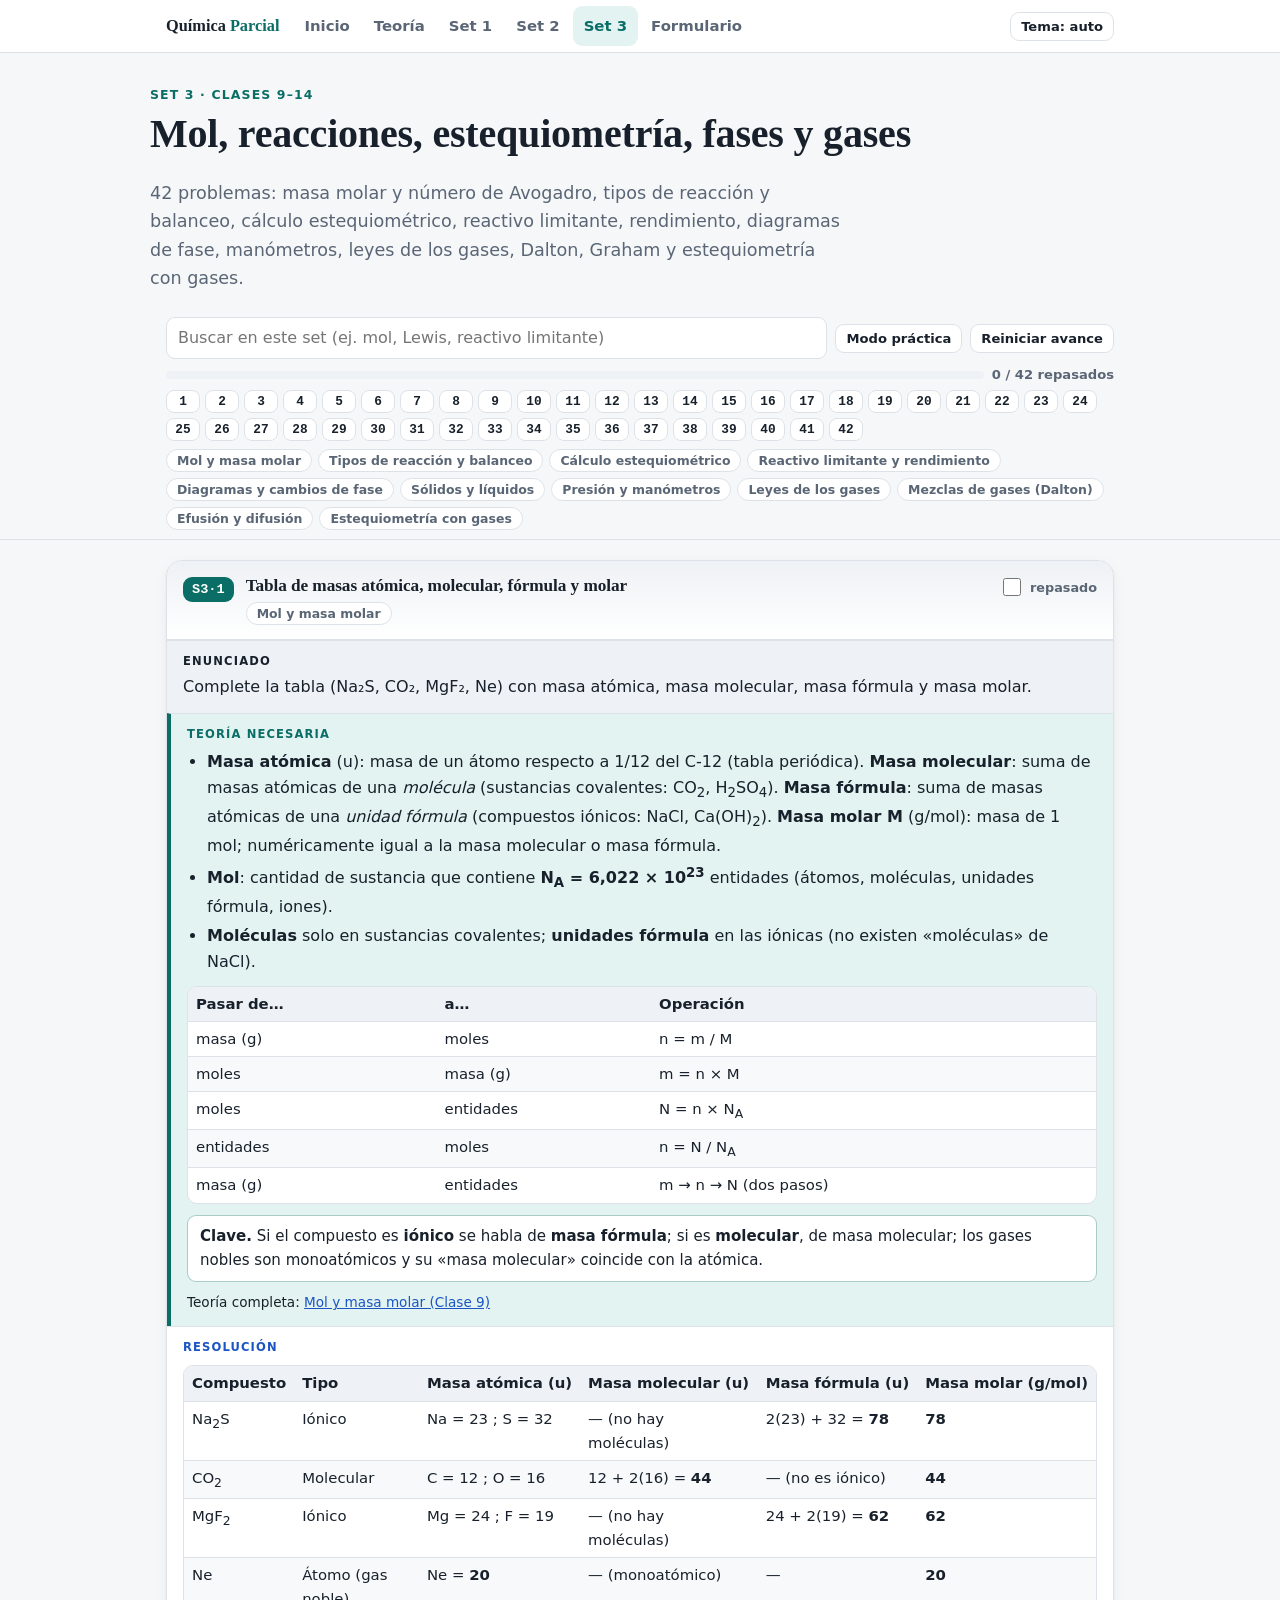
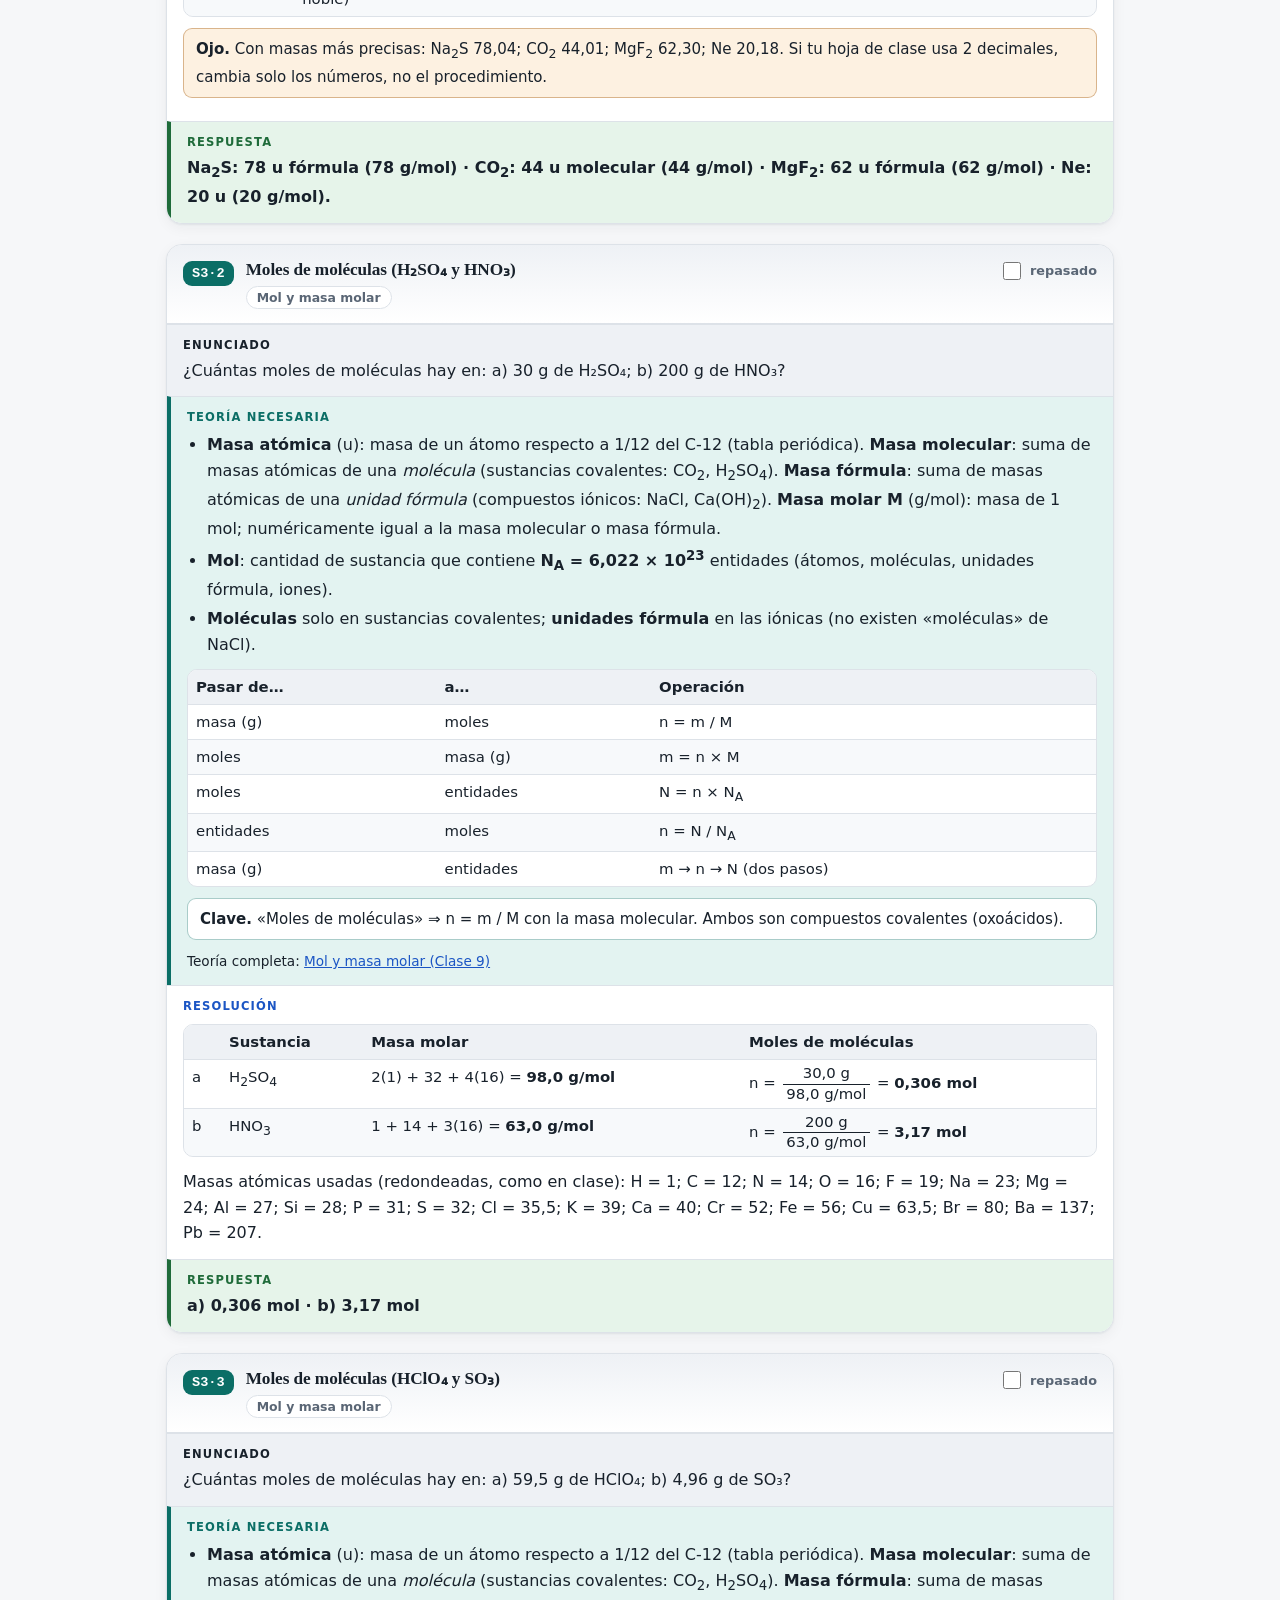
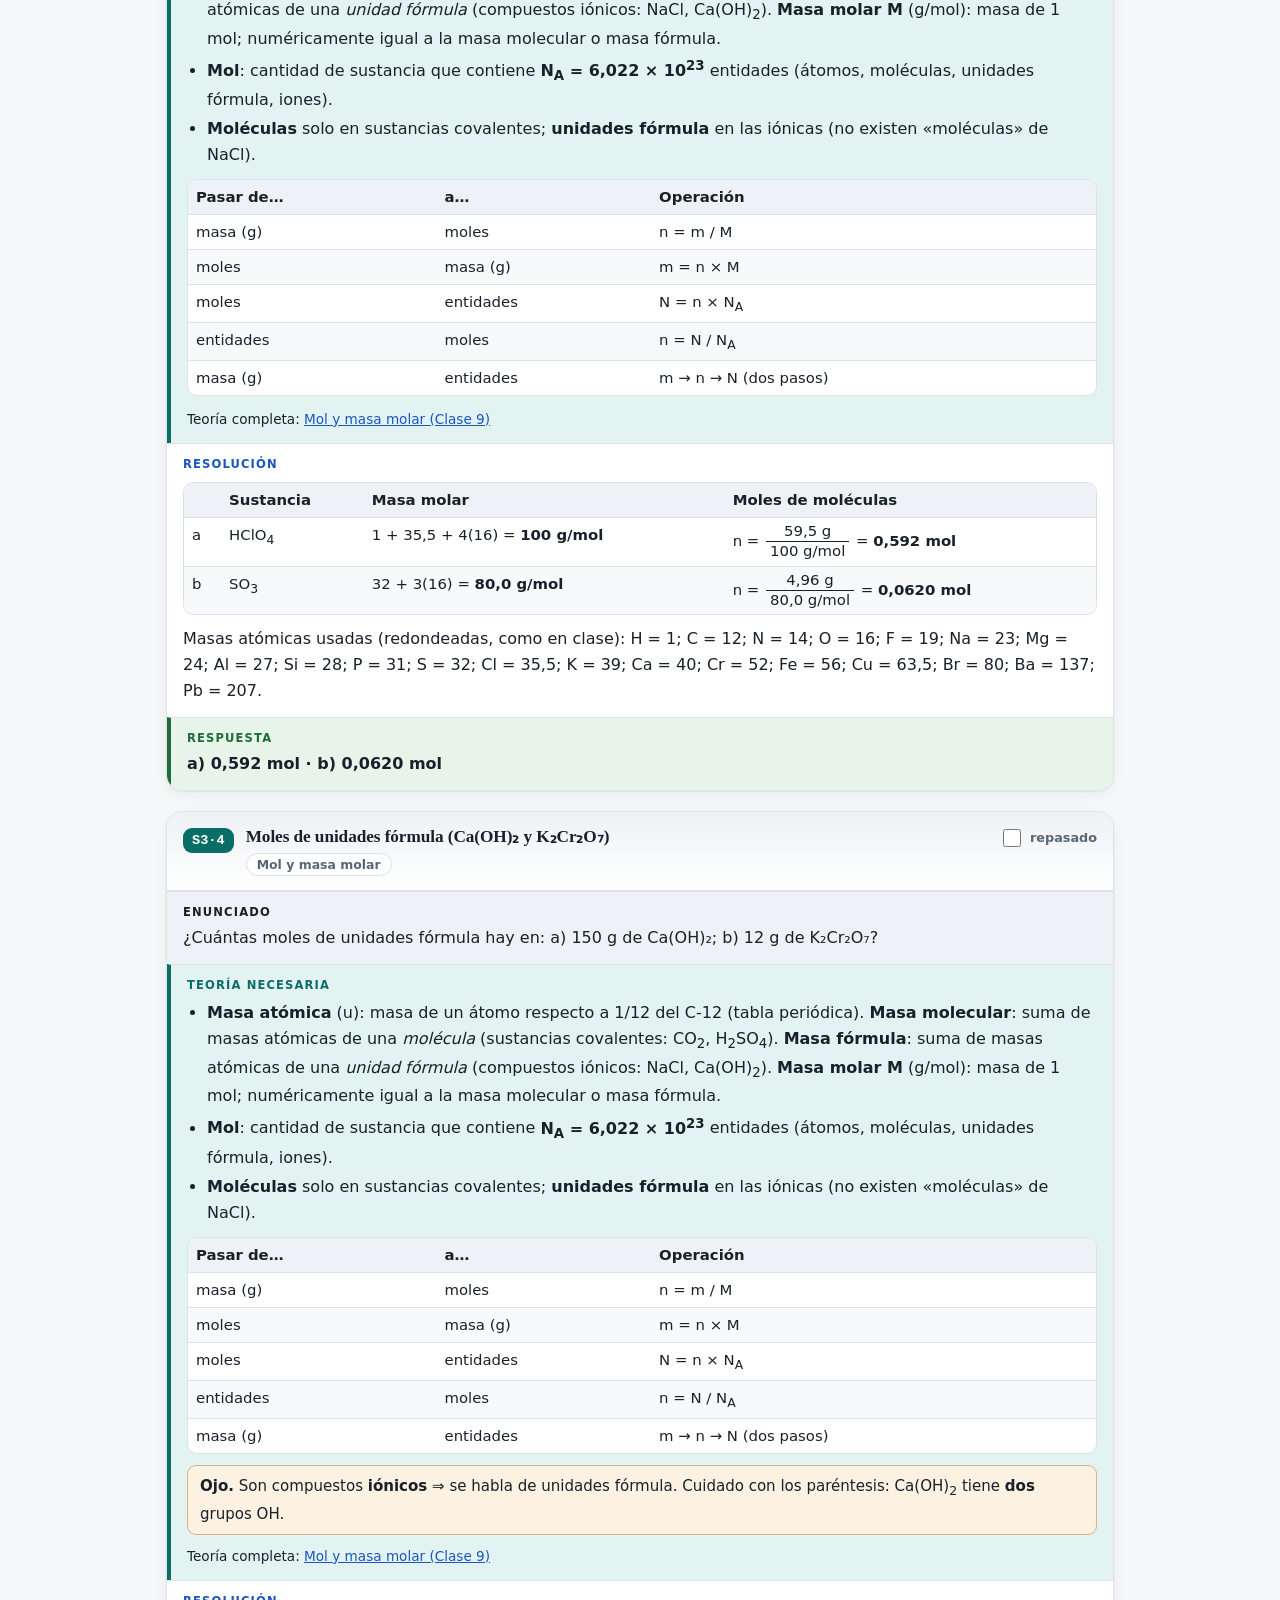
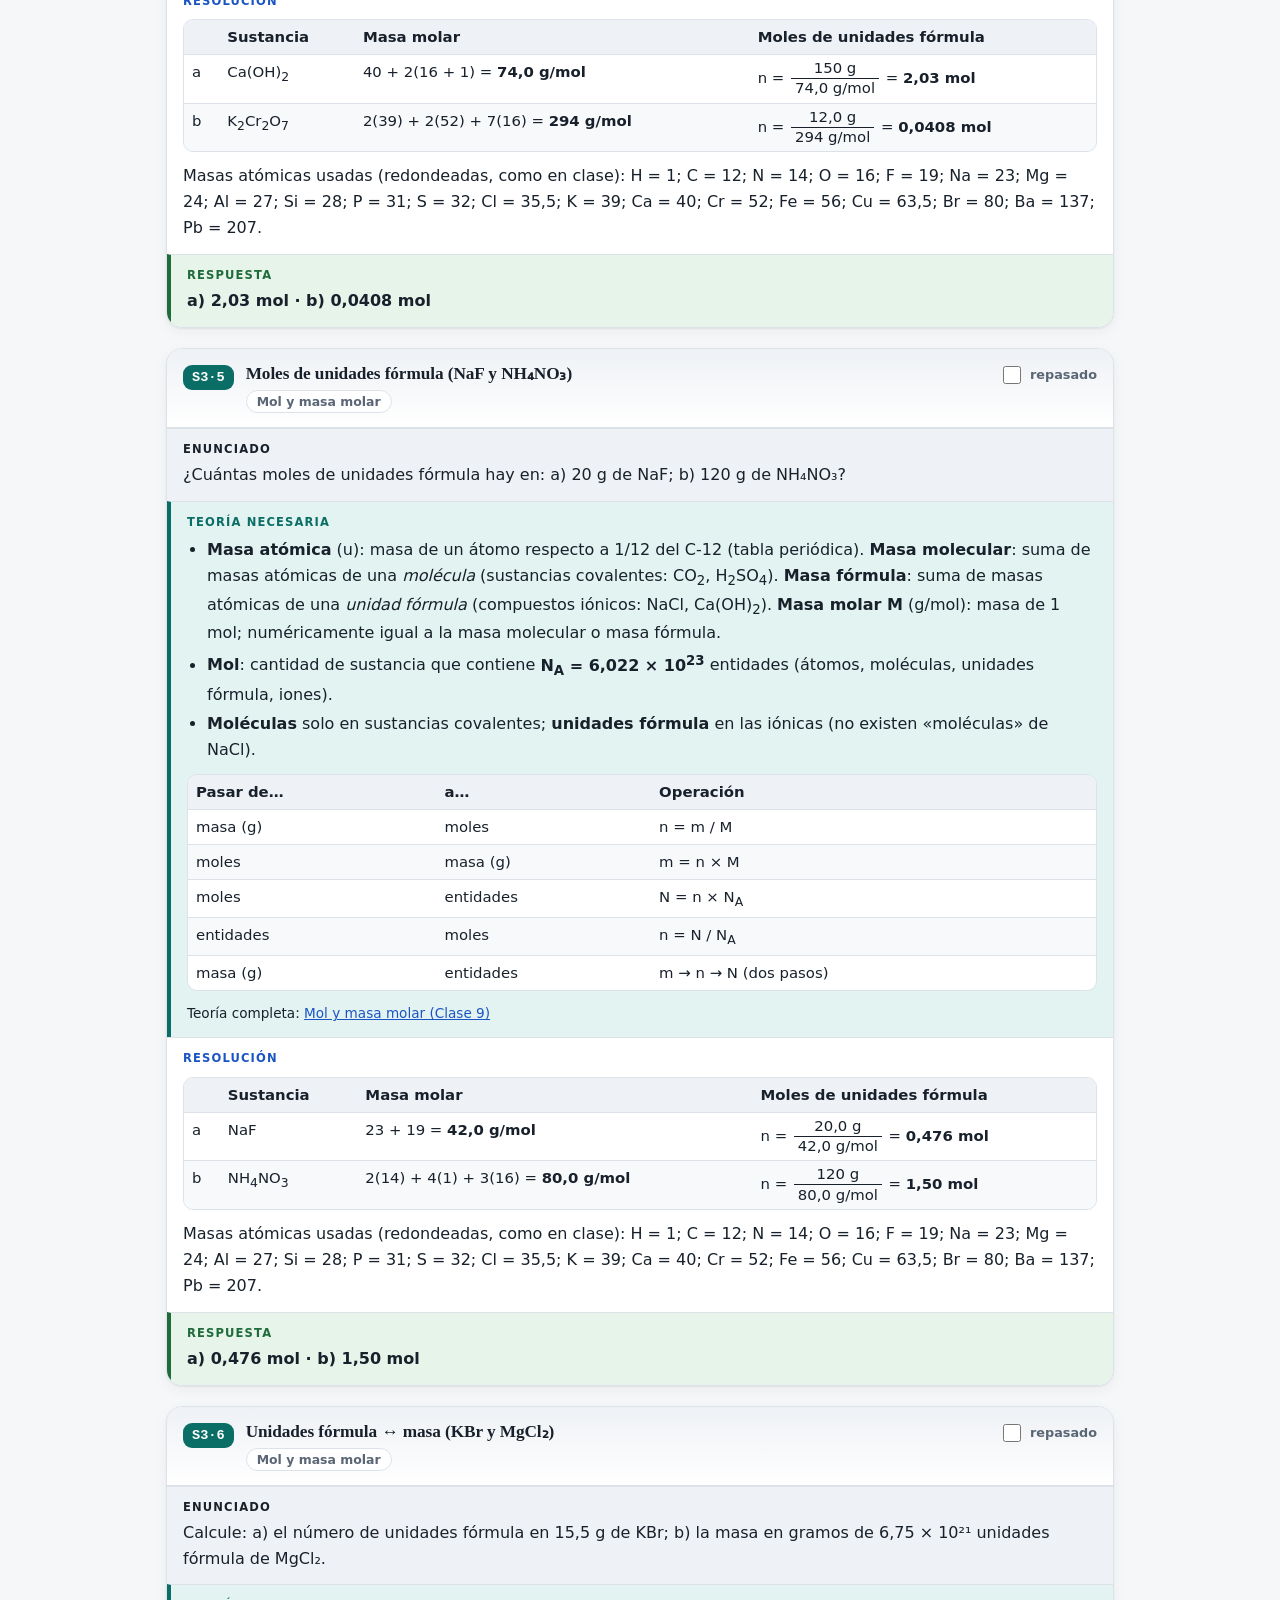
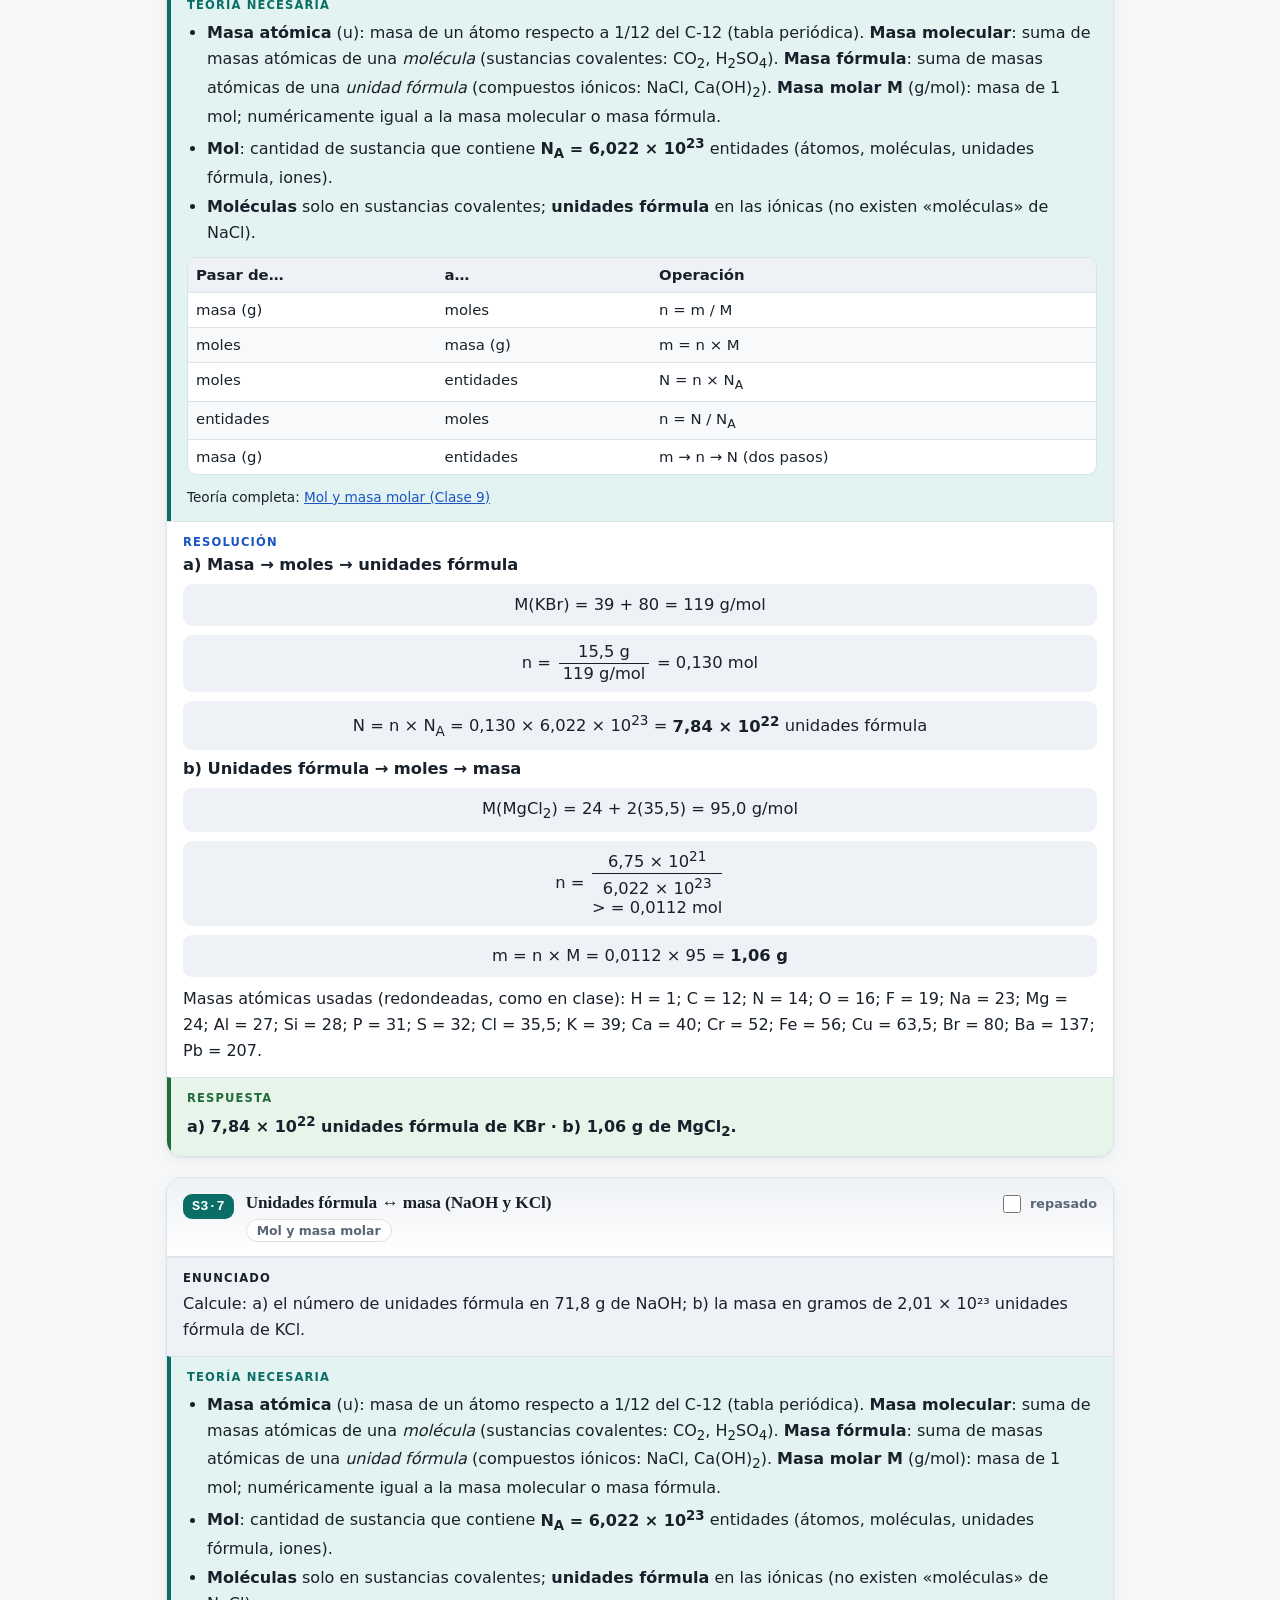
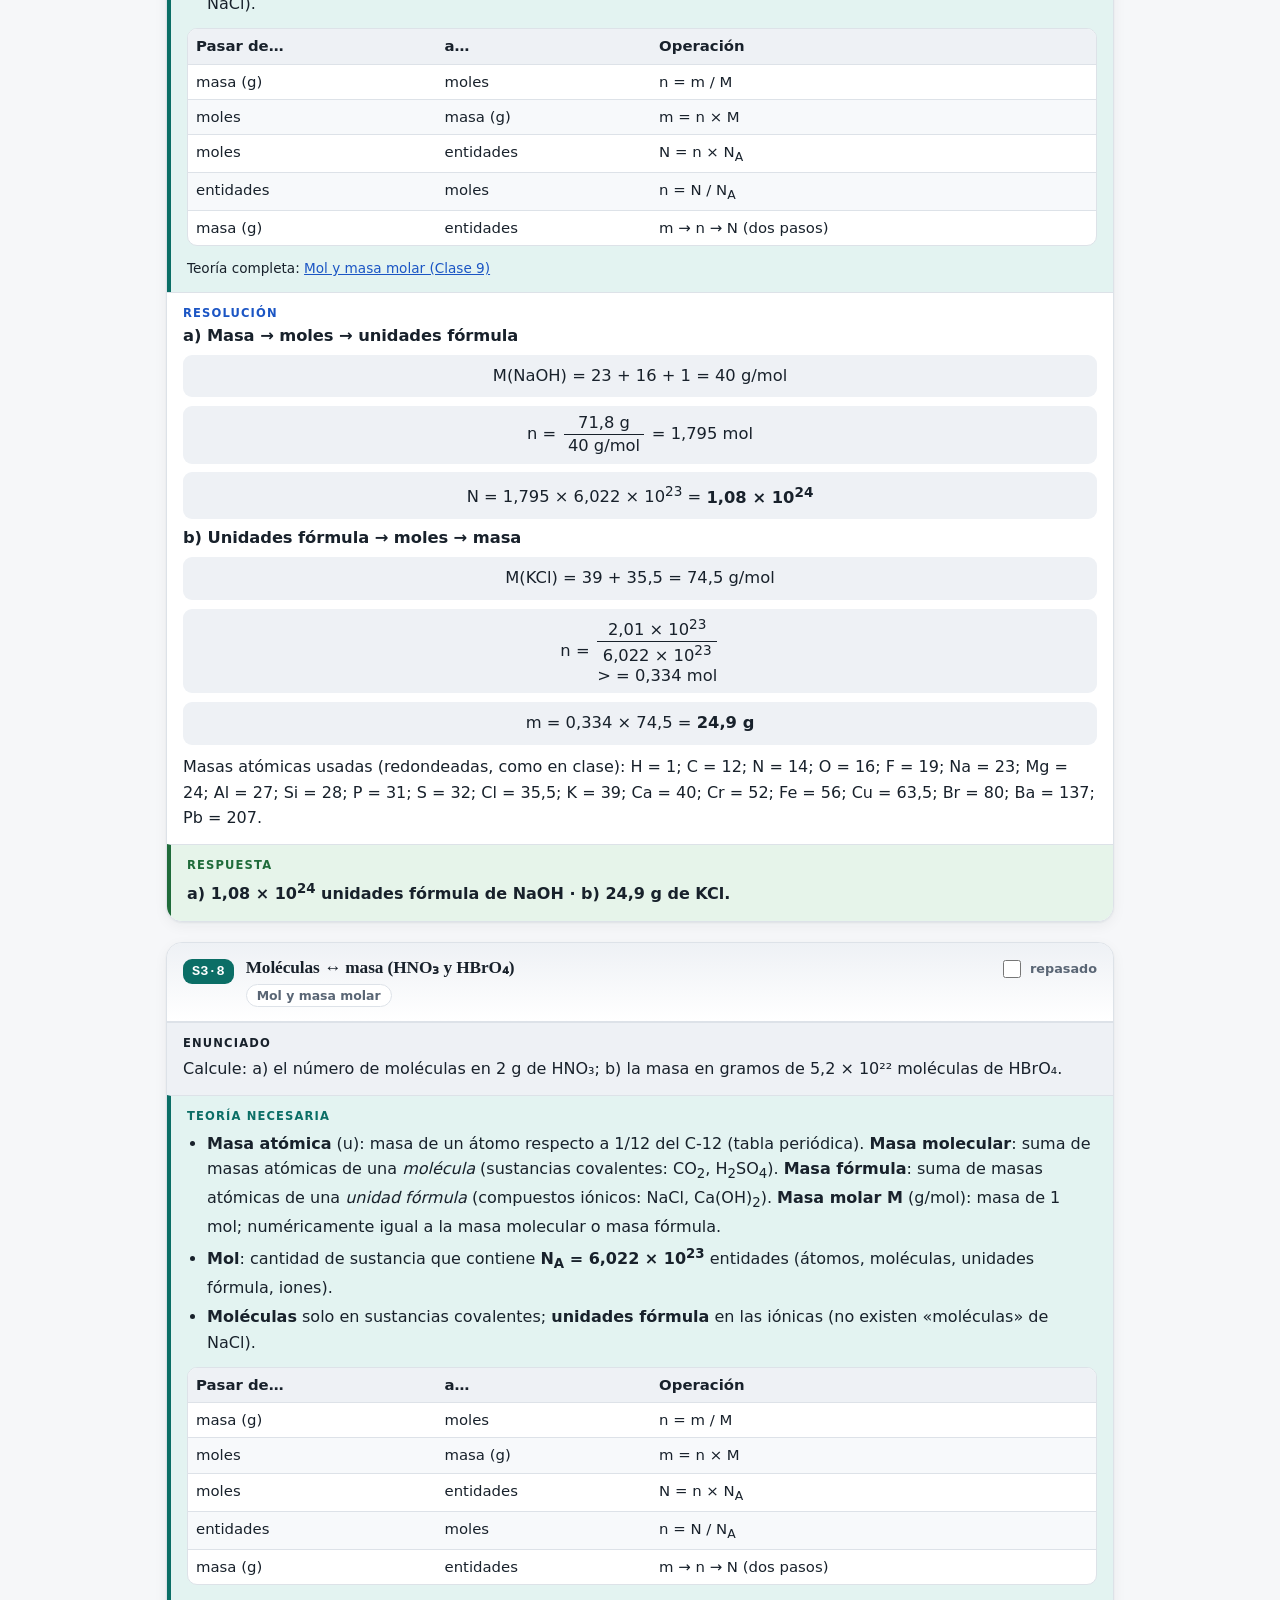
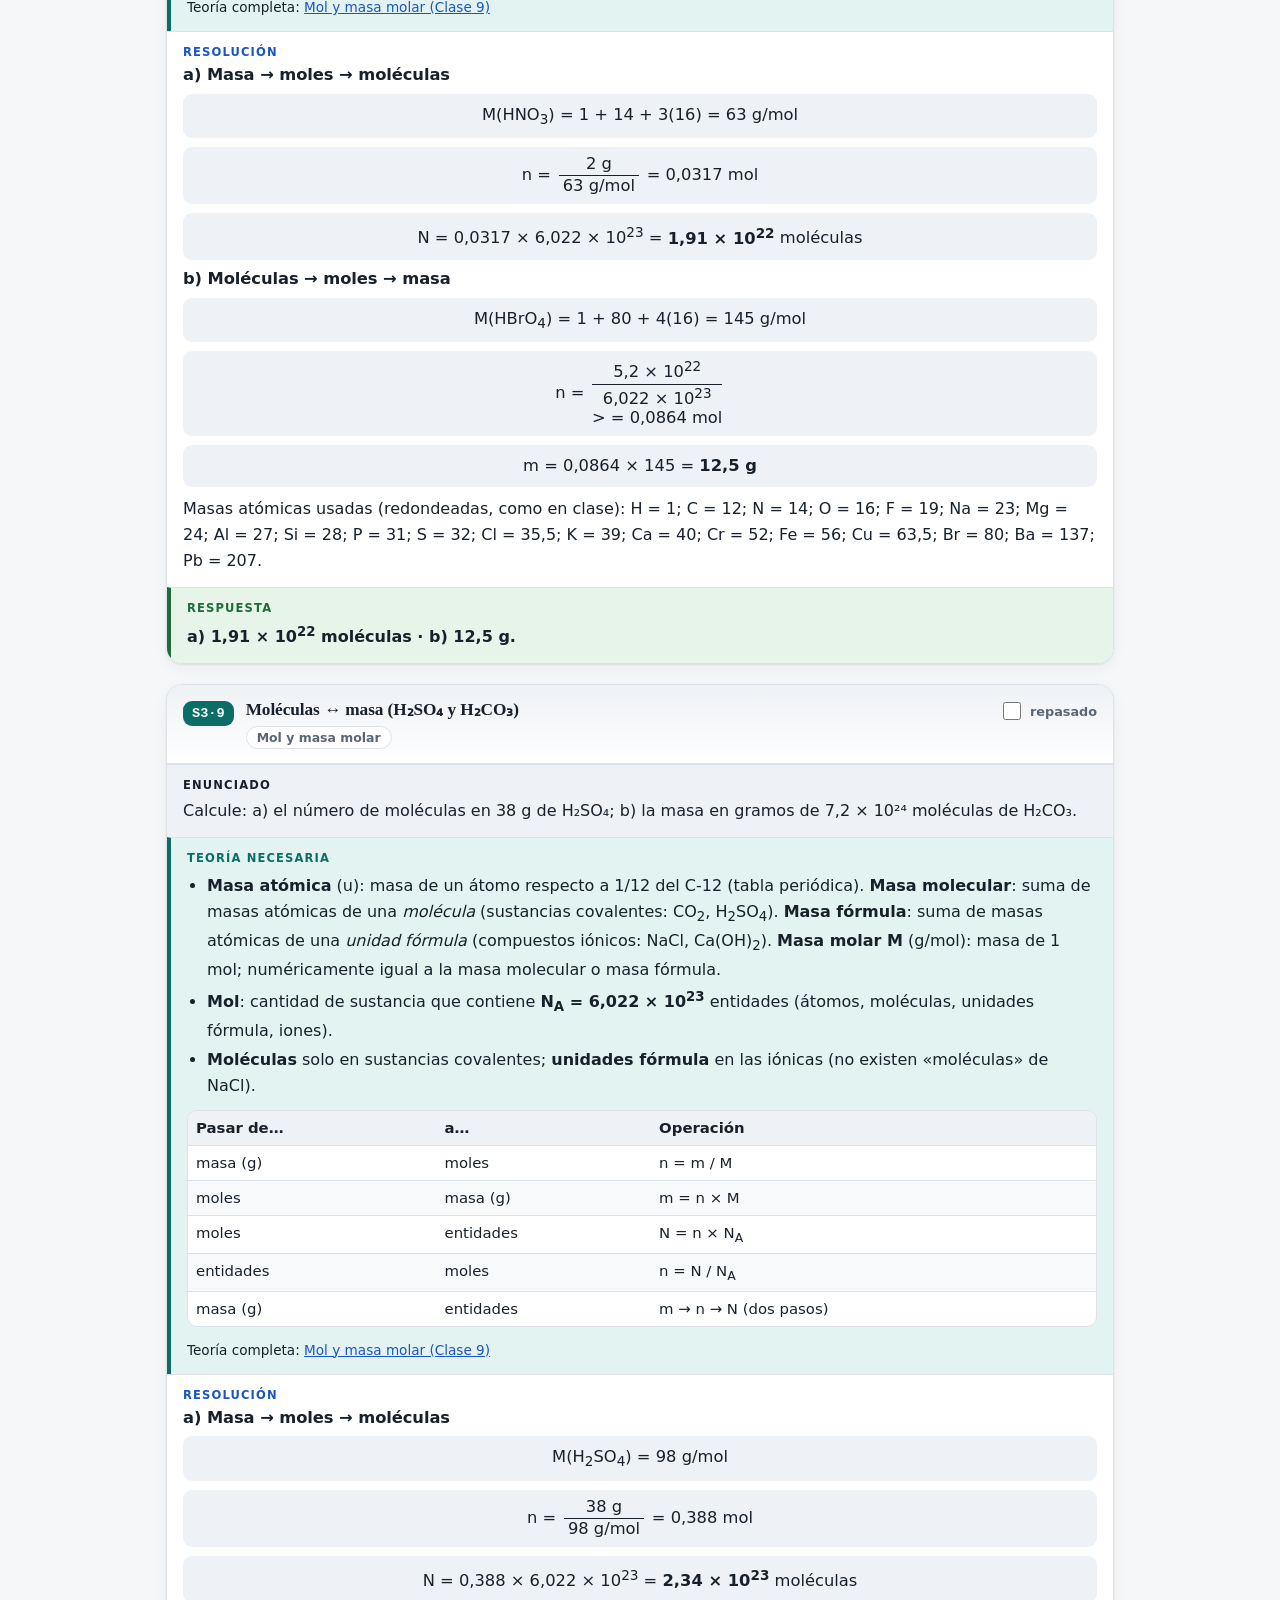
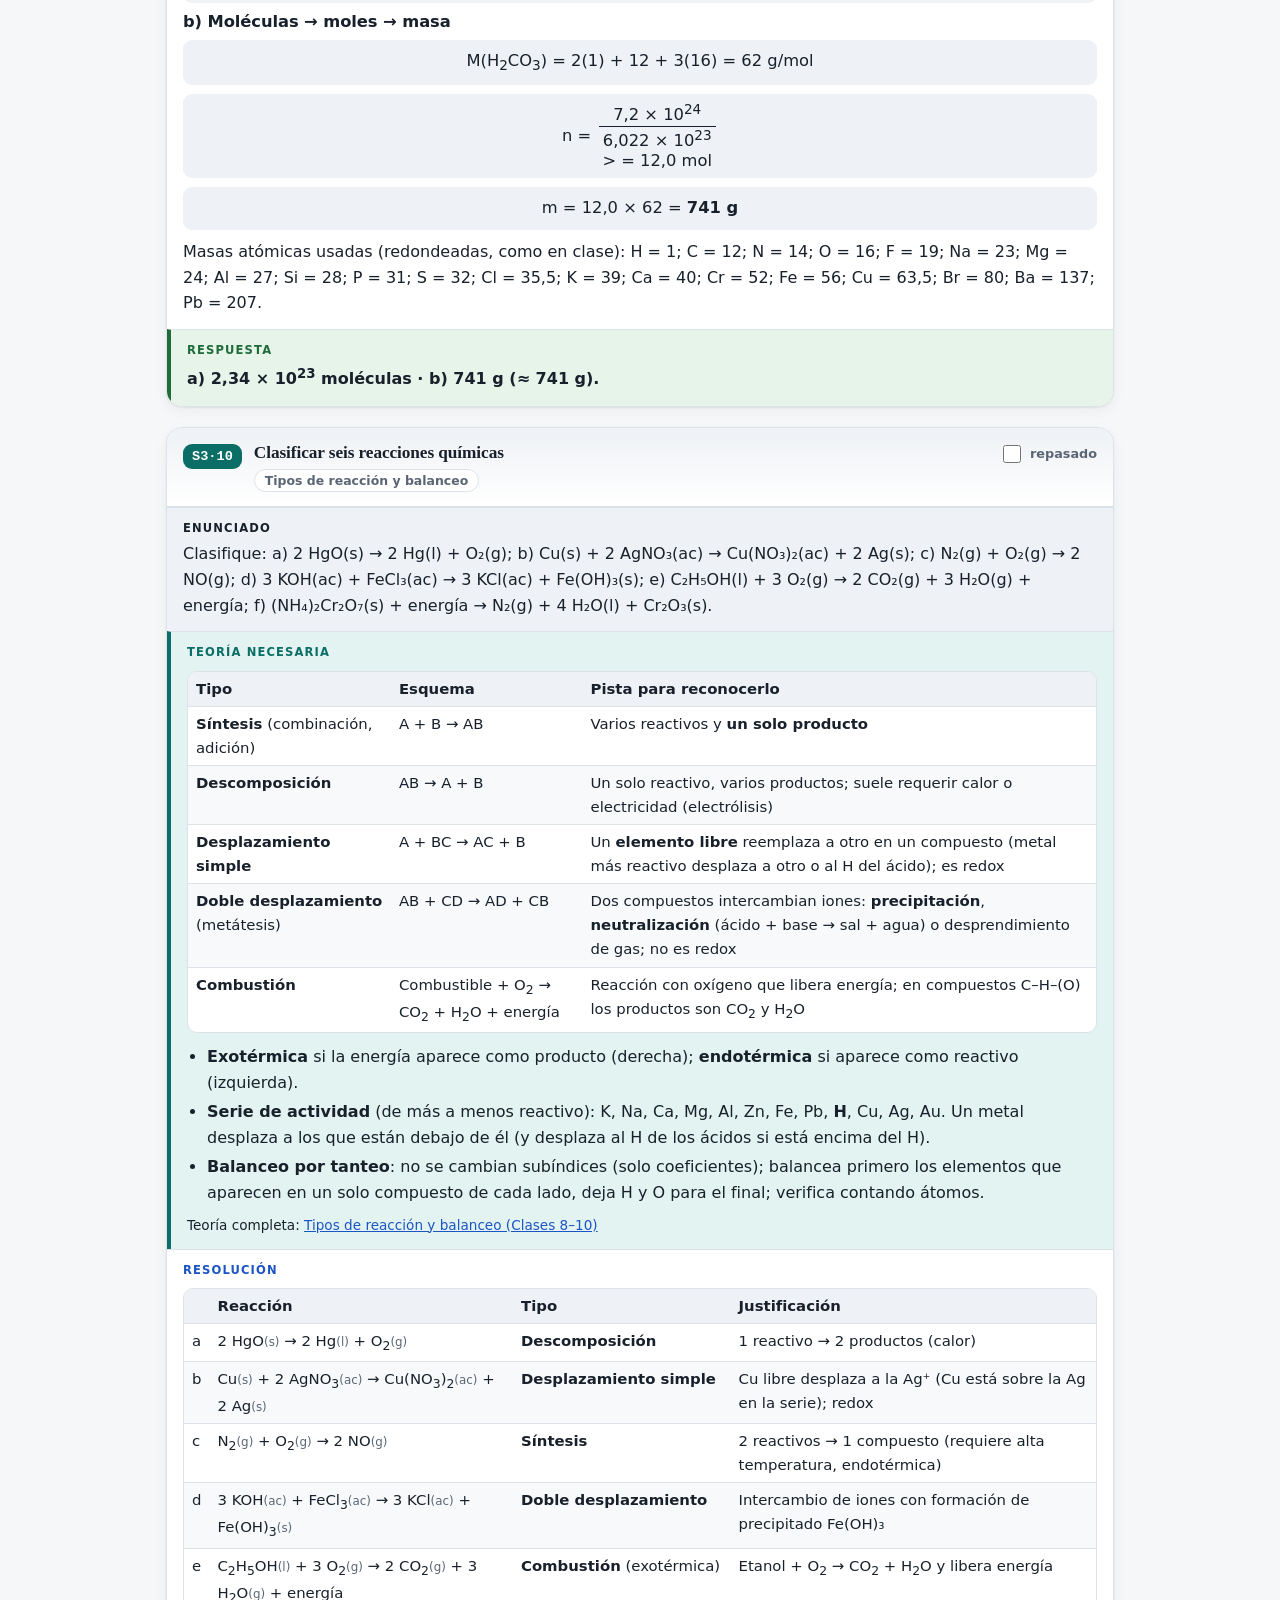
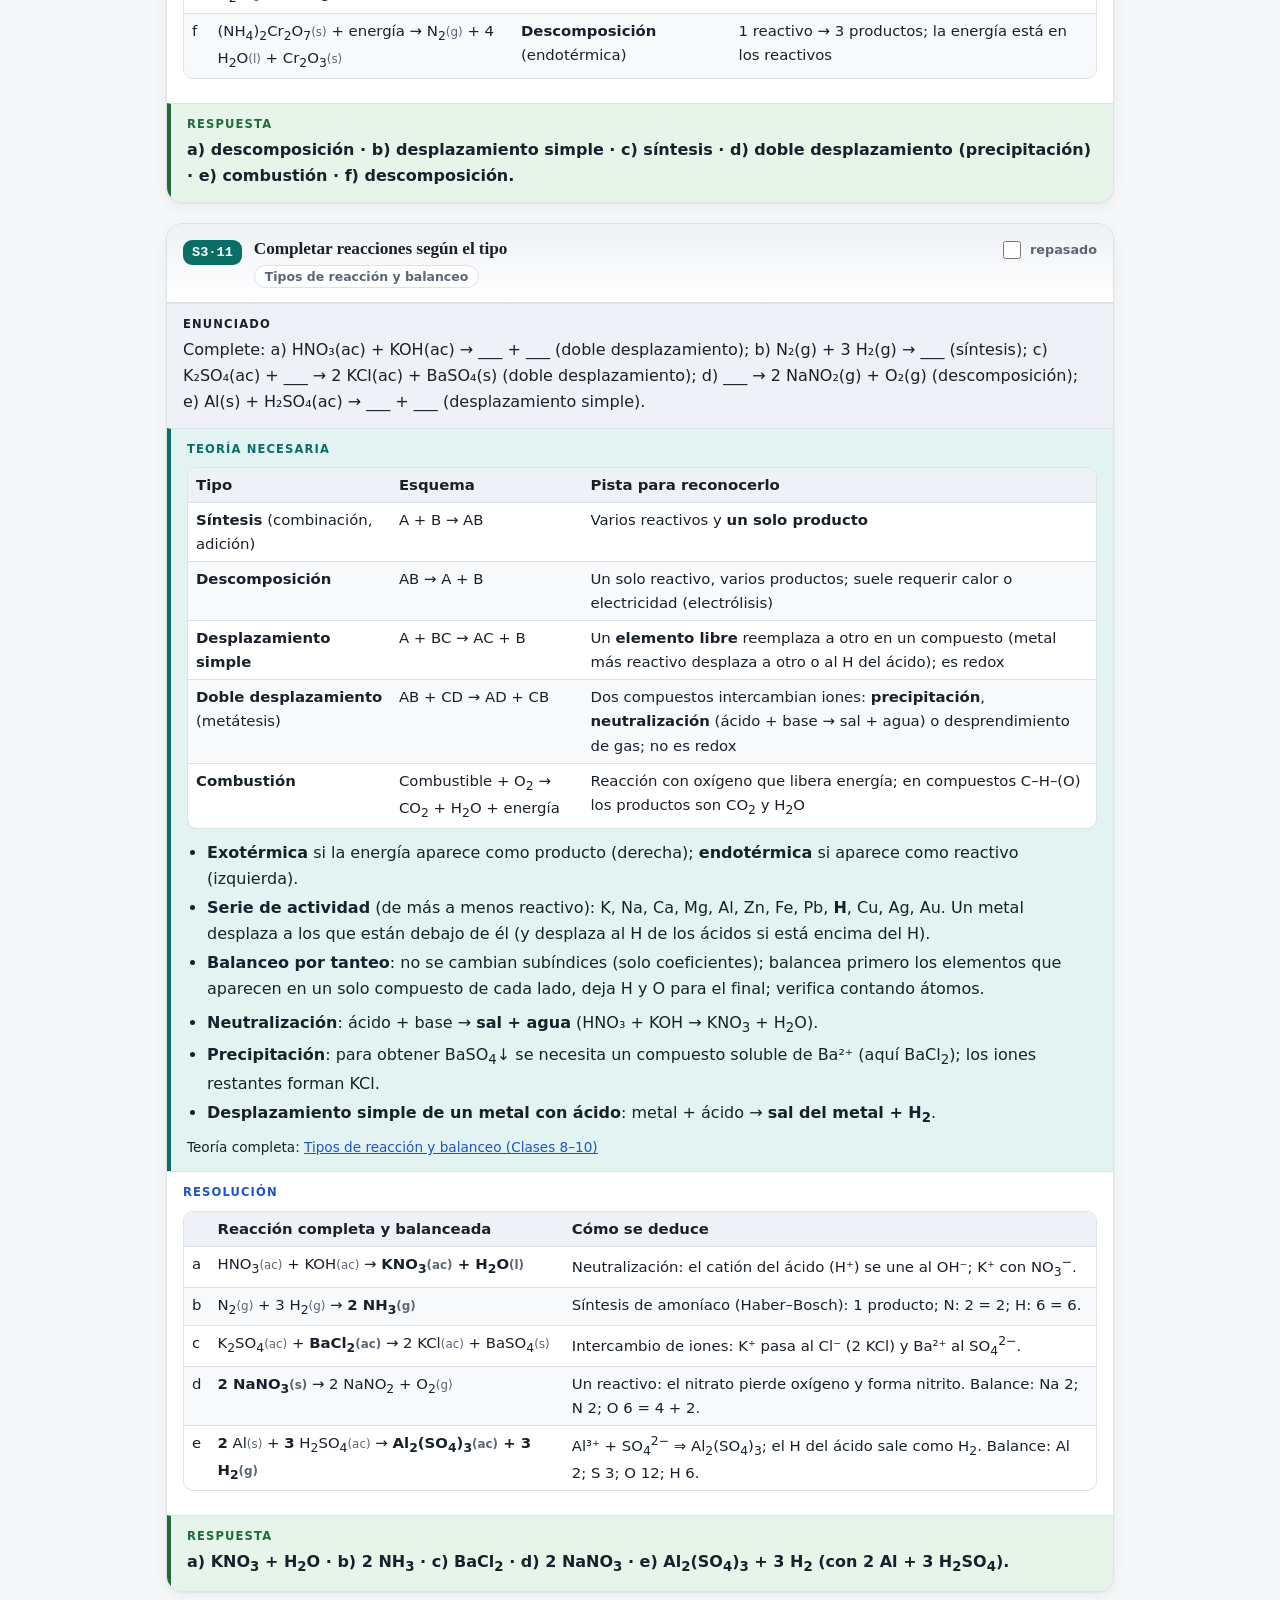
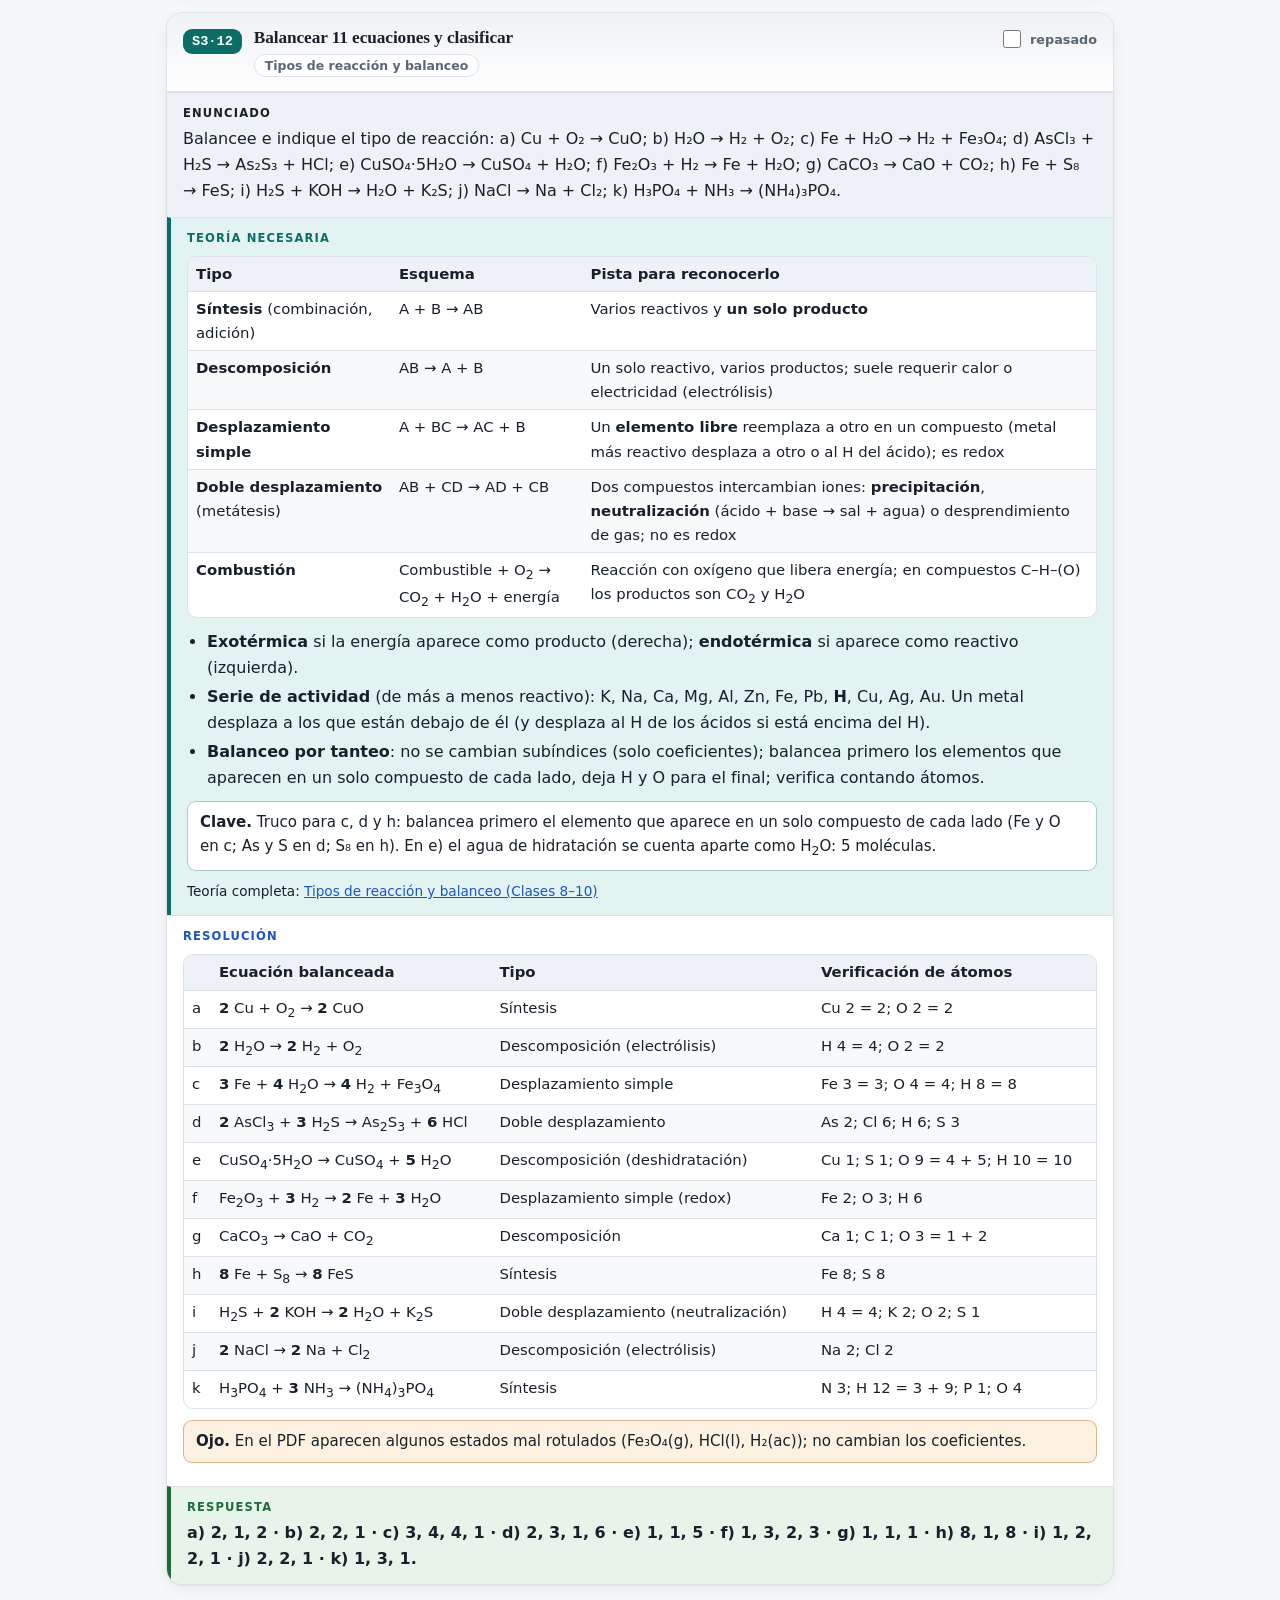
<file: set3.html>
<!doctype html>
<html lang="es"><head><meta charset="utf-8">
<meta name="viewport" content="width=device-width,initial-scale=1">
<title>Set 3 · Química parcial</title>
<meta name="description" content="Guía de estudio para el examen parcial de Química General (UPCH 2026-II): teoría profundizada y resolución paso a paso de los Sets 1, 2 y 3 (Clases 1–14).">
<link rel="stylesheet" href="assets/style.css">
</head><body data-set="3">
<header class="top"><div class="wrap"><a class="brand" href="index.html">Química <span>Parcial</span></a>
<nav class="nav" aria-label="Secciones"><a href="index.html">Inicio</a><a href="teoria.html">Teoría</a><a href="set1.html">Set 1</a><a href="set2.html">Set 2</a><a href="set3.html" class=on>Set 3</a><a href="formulario.html">Formulario</a></nav>
<button class="tbtn" id="themeBtn" type="button">Tema: auto</button></div></header>

<main>
<div class="wrap hero" style="padding-bottom:6px"><div class="eyebrow">Set 3 · Clases 9–14</div><h1>Mol, reacciones, estequiometría, fases y gases</h1>
<p class="lead">42 problemas: masa molar y número de Avogadro, tipos de reacción y balanceo, cálculo estequiométrico, reactivo limitante, rendimiento, diagramas de fase, manómetros, leyes de los gases, Dalton, Graham y estequiometría con gases.</p></div>
<div class="tools"><div class="wrap">
<div class="trow"><input id="q" class="search" type="search" placeholder="Buscar en este set (ej. mol, Lewis, reactivo limitante)" aria-label="Buscar"><button id="practiceBtn" class="tbtn" type="button" aria-pressed="false" title="Oculta la resolución hasta que la pidas">Modo práctica</button><button id="resetBtn" class="tbtn" type="button">Reiniciar avance</button></div>
<div class="trow"><div class="prog"><i id="pbar"></i></div><span class="pcount" id="pcount"></span></div>
<div class="pgrid"><a href="#s3p1">1</a><a href="#s3p2">2</a><a href="#s3p3">3</a><a href="#s3p4">4</a><a href="#s3p5">5</a><a href="#s3p6">6</a><a href="#s3p7">7</a><a href="#s3p8">8</a><a href="#s3p9">9</a><a href="#s3p10">10</a><a href="#s3p11">11</a><a href="#s3p12">12</a><a href="#s3p13">13</a><a href="#s3p14">14</a><a href="#s3p15">15</a><a href="#s3p16">16</a><a href="#s3p17">17</a><a href="#s3p18">18</a><a href="#s3p19">19</a><a href="#s3p20">20</a><a href="#s3p21">21</a><a href="#s3p22">22</a><a href="#s3p23">23</a><a href="#s3p24">24</a><a href="#s3p25">25</a><a href="#s3p26">26</a><a href="#s3p27">27</a><a href="#s3p28">28</a><a href="#s3p29">29</a><a href="#s3p30">30</a><a href="#s3p31">31</a><a href="#s3p32">32</a><a href="#s3p33">33</a><a href="#s3p34">34</a><a href="#s3p35">35</a><a href="#s3p36">36</a><a href="#s3p37">37</a><a href="#s3p38">38</a><a href="#s3p39">39</a><a href="#s3p40">40</a><a href="#s3p41">41</a><a href="#s3p42">42</a></div>
<div class="chips"><button type="button" class="chip" data-t="mol" aria-pressed="false">Mol y masa molar</button><button type="button" class="chip" data-t="reac" aria-pressed="false">Tipos de reacción y balanceo</button><button type="button" class="chip" data-t="esteq" aria-pressed="false">Cálculo estequiométrico</button><button type="button" class="chip" data-t="lim" aria-pressed="false">Reactivo limitante y rendimiento</button><button type="button" class="chip" data-t="fases" aria-pressed="false">Diagramas y cambios de fase</button><button type="button" class="chip" data-t="solliq" aria-pressed="false">Sólidos y líquidos</button><button type="button" class="chip" data-t="presion" aria-pressed="false">Presión y manómetros</button><button type="button" class="chip" data-t="leyes" aria-pressed="false">Leyes de los gases</button><button type="button" class="chip" data-t="dalton" aria-pressed="false">Mezclas de gases (Dalton)</button><button type="button" class="chip" data-t="graham" aria-pressed="false">Efusión y difusión</button><button type="button" class="chip" data-t="gasesteq" aria-pressed="false">Estequiometría con gases</button></div>
</div></div>
<div class="wrap"><article class="card" id="s3p1" data-t="mol">
<div class="ph"><span class="pid">S3·1</span><div><h3>Tabla de masas atómica, molecular, fórmula y molar</h3><div class="chips"><a class="chip" href="teoria.html#mol" title="Clase 9">Mol y masa molar</a></div></div><label class="dn"><input type="checkbox" aria-label="Marcar como repasado"> repasado</label></div>
<div class="sec enun"><div class="sh">Enunciado</div><div class="statement"><p>Complete la tabla (Na₂S, CO₂, MgF₂, Ne) con masa atómica, masa molecular, masa fórmula y masa molar.</p></div></div>
<div class="sec teo"><div class="sh">Teoría necesaria</div><ul><li><b>Masa atómica</b> (u): masa de un átomo respecto a 1/12 del <span class="chem">C-12</span> (tabla periódica). <b>Masa molecular</b>: suma de masas atómicas de una <i>molécula</i> (sustancias covalentes: <span class="chem">CO<sub>2</sub></span>, <span class="chem">H<sub>2</sub>SO<sub>4</sub></span>). <b>Masa fórmula</b>: suma de masas atómicas de una <i>unidad fórmula</i> (compuestos iónicos: <span class="chem">NaCl</span>, <span class="chem">Ca(OH)<sub>2</sub></span>). <b>Masa molar M</b> (g/mol): masa de 1 mol; numéricamente igual a la masa molecular o masa fórmula.</li><li><b>Mol</b>: cantidad de sustancia que contiene <b>N<sub>A</sub> = 6,022 × 10<sup>23</sup></b> entidades (átomos, moléculas, unidades fórmula, iones).</li><li><b>Moléculas</b> solo en sustancias covalentes; <b>unidades fórmula</b> en las iónicas (no existen «moléculas» de NaCl).</li></ul><div class="tw"><table class="tbl tight"><thead><tr><th>Pasar de…</th><th>a…</th><th>Operación</th></tr></thead><tbody><tr><td>masa (g)</td><td>moles</td><td>n = m / M</td></tr><tr><td>moles</td><td>masa (g)</td><td>m = n × M</td></tr><tr><td>moles</td><td>entidades</td><td>N = n × N<sub>A</sub></td></tr><tr><td>entidades</td><td>moles</td><td>n = N / N<sub>A</sub></td></tr><tr><td>masa (g)</td><td>entidades</td><td>m → n → N (dos pasos)</td></tr></tbody></table></div><div class="note tip"><b>Clave.</b> Si el compuesto es <b>iónico</b> se habla de <b>masa fórmula</b>; si es <b>molecular</b>, de masa molecular; los gases nobles son monoatómicos y su «masa molecular» coincide con la atómica.</div><div class="go">Teoría completa: <a href="teoria.html#mol">Mol y masa molar (Clase 9)</a></div></div>
<button class="reveal" type="button">Mostrar resolución y respuesta</button>
<div class="sec res"><div class="sh">Resolución</div><div class="tw"><table class="tbl tight"><thead><tr><th>Compuesto</th><th>Tipo</th><th>Masa atómica (u)</th><th>Masa molecular (u)</th><th>Masa fórmula (u)</th><th>Masa molar (g/mol)</th></tr></thead><tbody><tr><td><span class="chem">Na<sub>2</sub>S</span></td><td>Iónico</td><td>Na = 23 ; S = 32</td><td>— (no hay moléculas)</td><td>2(23) + 32 = <b>78</b></td><td><b>78</b></td></tr><tr><td><span class="chem">CO<sub>2</sub></span></td><td>Molecular</td><td>C = 12 ; O = 16</td><td>12 + 2(16) = <b>44</b></td><td>— (no es iónico)</td><td><b>44</b></td></tr><tr><td><span class="chem">MgF<sub>2</sub></span></td><td>Iónico</td><td>Mg = 24 ; F = 19</td><td>— (no hay moléculas)</td><td>24 + 2(19) = <b>62</b></td><td><b>62</b></td></tr><tr><td>Ne</td><td>Átomo (gas noble)</td><td>Ne = <b>20</b></td><td>— (monoatómico)</td><td>—</td><td><b>20</b></td></tr></tbody></table></div><div class="note warn"><b>Ojo.</b> Con masas más precisas: <span class="chem">Na<sub>2</sub>S</span> 78,04; <span class="chem">CO<sub>2</sub></span> 44,01; <span class="chem">MgF<sub>2</sub></span> 62,30; Ne 20,18. Si tu hoja de clase usa 2 decimales, cambia solo los números, no el procedimiento.</div></div>
<div class="sec ans"><div class="sh">Respuesta</div><div class="ab"><span class="chem">Na<sub>2</sub>S</span>: 78 u fórmula (78 g/mol) · <span class="chem">CO<sub>2</sub></span>: 44 u molecular (44 g/mol) · <span class="chem">MgF<sub>2</sub></span>: 62 u fórmula (62 g/mol) · Ne: 20 u (20 g/mol).</div></div>
</article><article class="card" id="s3p2" data-t="mol">
<div class="ph"><span class="pid">S3·2</span><div><h3>Moles de moléculas (H₂SO₄ y HNO₃)</h3><div class="chips"><a class="chip" href="teoria.html#mol" title="Clase 9">Mol y masa molar</a></div></div><label class="dn"><input type="checkbox" aria-label="Marcar como repasado"> repasado</label></div>
<div class="sec enun"><div class="sh">Enunciado</div><div class="statement"><p>¿Cuántas moles de moléculas hay en: a) 30 g de H₂SO₄; b) 200 g de HNO₃?</p></div></div>
<div class="sec teo"><div class="sh">Teoría necesaria</div><ul><li><b>Masa atómica</b> (u): masa de un átomo respecto a 1/12 del <span class="chem">C-12</span> (tabla periódica). <b>Masa molecular</b>: suma de masas atómicas de una <i>molécula</i> (sustancias covalentes: <span class="chem">CO<sub>2</sub></span>, <span class="chem">H<sub>2</sub>SO<sub>4</sub></span>). <b>Masa fórmula</b>: suma de masas atómicas de una <i>unidad fórmula</i> (compuestos iónicos: <span class="chem">NaCl</span>, <span class="chem">Ca(OH)<sub>2</sub></span>). <b>Masa molar M</b> (g/mol): masa de 1 mol; numéricamente igual a la masa molecular o masa fórmula.</li><li><b>Mol</b>: cantidad de sustancia que contiene <b>N<sub>A</sub> = 6,022 × 10<sup>23</sup></b> entidades (átomos, moléculas, unidades fórmula, iones).</li><li><b>Moléculas</b> solo en sustancias covalentes; <b>unidades fórmula</b> en las iónicas (no existen «moléculas» de NaCl).</li></ul><div class="tw"><table class="tbl tight"><thead><tr><th>Pasar de…</th><th>a…</th><th>Operación</th></tr></thead><tbody><tr><td>masa (g)</td><td>moles</td><td>n = m / M</td></tr><tr><td>moles</td><td>masa (g)</td><td>m = n × M</td></tr><tr><td>moles</td><td>entidades</td><td>N = n × N<sub>A</sub></td></tr><tr><td>entidades</td><td>moles</td><td>n = N / N<sub>A</sub></td></tr><tr><td>masa (g)</td><td>entidades</td><td>m → n → N (dos pasos)</td></tr></tbody></table></div><div class="note tip"><b>Clave.</b> «Moles de moléculas» ⇒ n = m / M con la masa molecular. Ambos son compuestos covalentes (oxoácidos).</div><div class="go">Teoría completa: <a href="teoria.html#mol">Mol y masa molar (Clase 9)</a></div></div>
<button class="reveal" type="button">Mostrar resolución y respuesta</button>
<div class="sec res"><div class="sh">Resolución</div><div class="tw"><table class="tbl tight"><thead><tr><th></th><th>Sustancia</th><th>Masa molar</th><th>Moles de moléculas</th></tr></thead><tbody><tr><td>a</td><td><span class="chem">H<sub>2</sub>SO<sub>4</sub></span></td><td>2(1) + 32 + 4(16) = <b>98,0 g/mol</b></td><td>n = <span class="frac"><span class="n">30,0 g</span><span class="d">98,0 g/mol</span></span> = <b>0,306 mol</b></td></tr><tr><td>b</td><td><span class="chem">HNO<sub>3</sub></span></td><td>1 + 14 + 3(16) = <b>63,0 g/mol</b></td><td>n = <span class="frac"><span class="n">200 g</span><span class="d">63,0 g/mol</span></span> = <b>3,17 mol</b></td></tr></tbody></table></div><p>Masas atómicas usadas (redondeadas, como en clase): H = 1; C = 12; N = 14; O = 16; F = 19; Na = 23; Mg = 24; Al = 27; Si = 28; P = 31; S = 32; Cl = 35,5; K = 39; Ca = 40; Cr = 52; Fe = 56; Cu = 63,5; Br = 80; Ba = 137; Pb = 207.</p></div>
<div class="sec ans"><div class="sh">Respuesta</div><div class="ab">a) 0,306 mol · b) 3,17 mol</div></div>
</article><article class="card" id="s3p3" data-t="mol">
<div class="ph"><span class="pid">S3·3</span><div><h3>Moles de moléculas (HClO₄ y SO₃)</h3><div class="chips"><a class="chip" href="teoria.html#mol" title="Clase 9">Mol y masa molar</a></div></div><label class="dn"><input type="checkbox" aria-label="Marcar como repasado"> repasado</label></div>
<div class="sec enun"><div class="sh">Enunciado</div><div class="statement"><p>¿Cuántas moles de moléculas hay en: a) 59,5 g de HClO₄; b) 4,96 g de SO₃?</p></div></div>
<div class="sec teo"><div class="sh">Teoría necesaria</div><ul><li><b>Masa atómica</b> (u): masa de un átomo respecto a 1/12 del <span class="chem">C-12</span> (tabla periódica). <b>Masa molecular</b>: suma de masas atómicas de una <i>molécula</i> (sustancias covalentes: <span class="chem">CO<sub>2</sub></span>, <span class="chem">H<sub>2</sub>SO<sub>4</sub></span>). <b>Masa fórmula</b>: suma de masas atómicas de una <i>unidad fórmula</i> (compuestos iónicos: <span class="chem">NaCl</span>, <span class="chem">Ca(OH)<sub>2</sub></span>). <b>Masa molar M</b> (g/mol): masa de 1 mol; numéricamente igual a la masa molecular o masa fórmula.</li><li><b>Mol</b>: cantidad de sustancia que contiene <b>N<sub>A</sub> = 6,022 × 10<sup>23</sup></b> entidades (átomos, moléculas, unidades fórmula, iones).</li><li><b>Moléculas</b> solo en sustancias covalentes; <b>unidades fórmula</b> en las iónicas (no existen «moléculas» de NaCl).</li></ul><div class="tw"><table class="tbl tight"><thead><tr><th>Pasar de…</th><th>a…</th><th>Operación</th></tr></thead><tbody><tr><td>masa (g)</td><td>moles</td><td>n = m / M</td></tr><tr><td>moles</td><td>masa (g)</td><td>m = n × M</td></tr><tr><td>moles</td><td>entidades</td><td>N = n × N<sub>A</sub></td></tr><tr><td>entidades</td><td>moles</td><td>n = N / N<sub>A</sub></td></tr><tr><td>masa (g)</td><td>entidades</td><td>m → n → N (dos pasos)</td></tr></tbody></table></div><div class="go">Teoría completa: <a href="teoria.html#mol">Mol y masa molar (Clase 9)</a></div></div>
<button class="reveal" type="button">Mostrar resolución y respuesta</button>
<div class="sec res"><div class="sh">Resolución</div><div class="tw"><table class="tbl tight"><thead><tr><th></th><th>Sustancia</th><th>Masa molar</th><th>Moles de moléculas</th></tr></thead><tbody><tr><td>a</td><td><span class="chem">HClO<sub>4</sub></span></td><td>1 + 35,5 + 4(16) = <b>100 g/mol</b></td><td>n = <span class="frac"><span class="n">59,5 g</span><span class="d">100 g/mol</span></span> = <b>0,592 mol</b></td></tr><tr><td>b</td><td><span class="chem">SO<sub>3</sub></span></td><td>32 + 3(16) = <b>80,0 g/mol</b></td><td>n = <span class="frac"><span class="n">4,96 g</span><span class="d">80,0 g/mol</span></span> = <b>0,0620 mol</b></td></tr></tbody></table></div><p>Masas atómicas usadas (redondeadas, como en clase): H = 1; C = 12; N = 14; O = 16; F = 19; Na = 23; Mg = 24; Al = 27; Si = 28; P = 31; S = 32; Cl = 35,5; K = 39; Ca = 40; Cr = 52; Fe = 56; Cu = 63,5; Br = 80; Ba = 137; Pb = 207.</p></div>
<div class="sec ans"><div class="sh">Respuesta</div><div class="ab">a) 0,592 mol · b) 0,0620 mol</div></div>
</article><article class="card" id="s3p4" data-t="mol">
<div class="ph"><span class="pid">S3·4</span><div><h3>Moles de unidades fórmula (Ca(OH)₂ y K₂Cr₂O₇)</h3><div class="chips"><a class="chip" href="teoria.html#mol" title="Clase 9">Mol y masa molar</a></div></div><label class="dn"><input type="checkbox" aria-label="Marcar como repasado"> repasado</label></div>
<div class="sec enun"><div class="sh">Enunciado</div><div class="statement"><p>¿Cuántas moles de unidades fórmula hay en: a) 150 g de Ca(OH)₂; b) 12 g de K₂Cr₂O₇?</p></div></div>
<div class="sec teo"><div class="sh">Teoría necesaria</div><ul><li><b>Masa atómica</b> (u): masa de un átomo respecto a 1/12 del <span class="chem">C-12</span> (tabla periódica). <b>Masa molecular</b>: suma de masas atómicas de una <i>molécula</i> (sustancias covalentes: <span class="chem">CO<sub>2</sub></span>, <span class="chem">H<sub>2</sub>SO<sub>4</sub></span>). <b>Masa fórmula</b>: suma de masas atómicas de una <i>unidad fórmula</i> (compuestos iónicos: <span class="chem">NaCl</span>, <span class="chem">Ca(OH)<sub>2</sub></span>). <b>Masa molar M</b> (g/mol): masa de 1 mol; numéricamente igual a la masa molecular o masa fórmula.</li><li><b>Mol</b>: cantidad de sustancia que contiene <b>N<sub>A</sub> = 6,022 × 10<sup>23</sup></b> entidades (átomos, moléculas, unidades fórmula, iones).</li><li><b>Moléculas</b> solo en sustancias covalentes; <b>unidades fórmula</b> en las iónicas (no existen «moléculas» de NaCl).</li></ul><div class="tw"><table class="tbl tight"><thead><tr><th>Pasar de…</th><th>a…</th><th>Operación</th></tr></thead><tbody><tr><td>masa (g)</td><td>moles</td><td>n = m / M</td></tr><tr><td>moles</td><td>masa (g)</td><td>m = n × M</td></tr><tr><td>moles</td><td>entidades</td><td>N = n × N<sub>A</sub></td></tr><tr><td>entidades</td><td>moles</td><td>n = N / N<sub>A</sub></td></tr><tr><td>masa (g)</td><td>entidades</td><td>m → n → N (dos pasos)</td></tr></tbody></table></div><div class="note warn"><b>Ojo.</b> Son compuestos <b>iónicos</b> ⇒ se habla de unidades fórmula. Cuidado con los paréntesis: <span class="chem">Ca(OH)<sub>2</sub></span> tiene <b>dos</b> grupos OH.</div><div class="go">Teoría completa: <a href="teoria.html#mol">Mol y masa molar (Clase 9)</a></div></div>
<button class="reveal" type="button">Mostrar resolución y respuesta</button>
<div class="sec res"><div class="sh">Resolución</div><div class="tw"><table class="tbl tight"><thead><tr><th></th><th>Sustancia</th><th>Masa molar</th><th>Moles de unidades fórmula</th></tr></thead><tbody><tr><td>a</td><td><span class="chem">Ca(OH)<sub>2</sub></span></td><td>40 + 2(16 + 1) = <b>74,0 g/mol</b></td><td>n = <span class="frac"><span class="n">150 g</span><span class="d">74,0 g/mol</span></span> = <b>2,03 mol</b></td></tr><tr><td>b</td><td><span class="chem">K<sub>2</sub>Cr<sub>2</sub>O<sub>7</sub></span></td><td>2(39) + 2(52) + 7(16) = <b>294 g/mol</b></td><td>n = <span class="frac"><span class="n">12,0 g</span><span class="d">294 g/mol</span></span> = <b>0,0408 mol</b></td></tr></tbody></table></div><p>Masas atómicas usadas (redondeadas, como en clase): H = 1; C = 12; N = 14; O = 16; F = 19; Na = 23; Mg = 24; Al = 27; Si = 28; P = 31; S = 32; Cl = 35,5; K = 39; Ca = 40; Cr = 52; Fe = 56; Cu = 63,5; Br = 80; Ba = 137; Pb = 207.</p></div>
<div class="sec ans"><div class="sh">Respuesta</div><div class="ab">a) 2,03 mol · b) 0,0408 mol</div></div>
</article><article class="card" id="s3p5" data-t="mol">
<div class="ph"><span class="pid">S3·5</span><div><h3>Moles de unidades fórmula (NaF y NH₄NO₃)</h3><div class="chips"><a class="chip" href="teoria.html#mol" title="Clase 9">Mol y masa molar</a></div></div><label class="dn"><input type="checkbox" aria-label="Marcar como repasado"> repasado</label></div>
<div class="sec enun"><div class="sh">Enunciado</div><div class="statement"><p>¿Cuántas moles de unidades fórmula hay en: a) 20 g de NaF; b) 120 g de NH₄NO₃?</p></div></div>
<div class="sec teo"><div class="sh">Teoría necesaria</div><ul><li><b>Masa atómica</b> (u): masa de un átomo respecto a 1/12 del <span class="chem">C-12</span> (tabla periódica). <b>Masa molecular</b>: suma de masas atómicas de una <i>molécula</i> (sustancias covalentes: <span class="chem">CO<sub>2</sub></span>, <span class="chem">H<sub>2</sub>SO<sub>4</sub></span>). <b>Masa fórmula</b>: suma de masas atómicas de una <i>unidad fórmula</i> (compuestos iónicos: <span class="chem">NaCl</span>, <span class="chem">Ca(OH)<sub>2</sub></span>). <b>Masa molar M</b> (g/mol): masa de 1 mol; numéricamente igual a la masa molecular o masa fórmula.</li><li><b>Mol</b>: cantidad de sustancia que contiene <b>N<sub>A</sub> = 6,022 × 10<sup>23</sup></b> entidades (átomos, moléculas, unidades fórmula, iones).</li><li><b>Moléculas</b> solo en sustancias covalentes; <b>unidades fórmula</b> en las iónicas (no existen «moléculas» de NaCl).</li></ul><div class="tw"><table class="tbl tight"><thead><tr><th>Pasar de…</th><th>a…</th><th>Operación</th></tr></thead><tbody><tr><td>masa (g)</td><td>moles</td><td>n = m / M</td></tr><tr><td>moles</td><td>masa (g)</td><td>m = n × M</td></tr><tr><td>moles</td><td>entidades</td><td>N = n × N<sub>A</sub></td></tr><tr><td>entidades</td><td>moles</td><td>n = N / N<sub>A</sub></td></tr><tr><td>masa (g)</td><td>entidades</td><td>m → n → N (dos pasos)</td></tr></tbody></table></div><div class="go">Teoría completa: <a href="teoria.html#mol">Mol y masa molar (Clase 9)</a></div></div>
<button class="reveal" type="button">Mostrar resolución y respuesta</button>
<div class="sec res"><div class="sh">Resolución</div><div class="tw"><table class="tbl tight"><thead><tr><th></th><th>Sustancia</th><th>Masa molar</th><th>Moles de unidades fórmula</th></tr></thead><tbody><tr><td>a</td><td><span class="chem">NaF</span></td><td>23 + 19 = <b>42,0 g/mol</b></td><td>n = <span class="frac"><span class="n">20,0 g</span><span class="d">42,0 g/mol</span></span> = <b>0,476 mol</b></td></tr><tr><td>b</td><td><span class="chem">NH<sub>4</sub>NO<sub>3</sub></span></td><td>2(14) + 4(1) + 3(16) = <b>80,0 g/mol</b></td><td>n = <span class="frac"><span class="n">120 g</span><span class="d">80,0 g/mol</span></span> = <b>1,50 mol</b></td></tr></tbody></table></div><p>Masas atómicas usadas (redondeadas, como en clase): H = 1; C = 12; N = 14; O = 16; F = 19; Na = 23; Mg = 24; Al = 27; Si = 28; P = 31; S = 32; Cl = 35,5; K = 39; Ca = 40; Cr = 52; Fe = 56; Cu = 63,5; Br = 80; Ba = 137; Pb = 207.</p></div>
<div class="sec ans"><div class="sh">Respuesta</div><div class="ab">a) 0,476 mol · b) 1,50 mol</div></div>
</article><article class="card" id="s3p6" data-t="mol">
<div class="ph"><span class="pid">S3·6</span><div><h3>Unidades fórmula ↔ masa (KBr y MgCl₂)</h3><div class="chips"><a class="chip" href="teoria.html#mol" title="Clase 9">Mol y masa molar</a></div></div><label class="dn"><input type="checkbox" aria-label="Marcar como repasado"> repasado</label></div>
<div class="sec enun"><div class="sh">Enunciado</div><div class="statement"><p>Calcule: a) el número de unidades fórmula en 15,5 g de KBr; b) la masa en gramos de 6,75 × 10²¹ unidades fórmula de MgCl₂.</p></div></div>
<div class="sec teo"><div class="sh">Teoría necesaria</div><ul><li><b>Masa atómica</b> (u): masa de un átomo respecto a 1/12 del <span class="chem">C-12</span> (tabla periódica). <b>Masa molecular</b>: suma de masas atómicas de una <i>molécula</i> (sustancias covalentes: <span class="chem">CO<sub>2</sub></span>, <span class="chem">H<sub>2</sub>SO<sub>4</sub></span>). <b>Masa fórmula</b>: suma de masas atómicas de una <i>unidad fórmula</i> (compuestos iónicos: <span class="chem">NaCl</span>, <span class="chem">Ca(OH)<sub>2</sub></span>). <b>Masa molar M</b> (g/mol): masa de 1 mol; numéricamente igual a la masa molecular o masa fórmula.</li><li><b>Mol</b>: cantidad de sustancia que contiene <b>N<sub>A</sub> = 6,022 × 10<sup>23</sup></b> entidades (átomos, moléculas, unidades fórmula, iones).</li><li><b>Moléculas</b> solo en sustancias covalentes; <b>unidades fórmula</b> en las iónicas (no existen «moléculas» de NaCl).</li></ul><div class="tw"><table class="tbl tight"><thead><tr><th>Pasar de…</th><th>a…</th><th>Operación</th></tr></thead><tbody><tr><td>masa (g)</td><td>moles</td><td>n = m / M</td></tr><tr><td>moles</td><td>masa (g)</td><td>m = n × M</td></tr><tr><td>moles</td><td>entidades</td><td>N = n × N<sub>A</sub></td></tr><tr><td>entidades</td><td>moles</td><td>n = N / N<sub>A</sub></td></tr><tr><td>masa (g)</td><td>entidades</td><td>m → n → N (dos pasos)</td></tr></tbody></table></div><div class="go">Teoría completa: <a href="teoria.html#mol">Mol y masa molar (Clase 9)</a></div></div>
<button class="reveal" type="button">Mostrar resolución y respuesta</button>
<div class="sec res"><div class="sh">Resolución</div><h4>a) Masa → moles → unidades fórmula</h4><div class="eq">M(<span class="chem">KBr</span>) = 39 + 80 = 119 g/mol</div><div class="eq">n = <span class="frac"><span class="n">15,5 g</span><span class="d">119 g/mol</span></span> = 0,130 mol</div><div class="eq">N = n × N<sub>A</sub> = 0,130 × 6,022 × 10<sup>23</sup> = <b>7,84 × 10<sup>22</sup></b> unidades fórmula</div><h4>b) Unidades fórmula → moles → masa</h4><div class="eq">M(<span class="chem">MgCl<sub>2</sub></span>) = 24 + 2(35,5) = 95,0 g/mol</div><div class="eq">n = <span class="frac"><span class="n">6,75 × 10<sup>21</sup></span><span class="d">6,022 × 10<sup>23</sup</span></span>> = 0,0112 mol</div><div class="eq">m = n × M = 0,0112 × 95 = <b>1,06 g</b></div><p>Masas atómicas usadas (redondeadas, como en clase): H = 1; C = 12; N = 14; O = 16; F = 19; Na = 23; Mg = 24; Al = 27; Si = 28; P = 31; S = 32; Cl = 35,5; K = 39; Ca = 40; Cr = 52; Fe = 56; Cu = 63,5; Br = 80; Ba = 137; Pb = 207.</p></div>
<div class="sec ans"><div class="sh">Respuesta</div><div class="ab">a) 7,84 × 10<sup>22</sup> unidades fórmula de <span class="chem">KBr</span> · b) 1,06 g de <span class="chem">MgCl<sub>2</sub></span>.</div></div>
</article><article class="card" id="s3p7" data-t="mol">
<div class="ph"><span class="pid">S3·7</span><div><h3>Unidades fórmula ↔ masa (NaOH y KCl)</h3><div class="chips"><a class="chip" href="teoria.html#mol" title="Clase 9">Mol y masa molar</a></div></div><label class="dn"><input type="checkbox" aria-label="Marcar como repasado"> repasado</label></div>
<div class="sec enun"><div class="sh">Enunciado</div><div class="statement"><p>Calcule: a) el número de unidades fórmula en 71,8 g de NaOH; b) la masa en gramos de 2,01 × 10²³ unidades fórmula de KCl.</p></div></div>
<div class="sec teo"><div class="sh">Teoría necesaria</div><ul><li><b>Masa atómica</b> (u): masa de un átomo respecto a 1/12 del <span class="chem">C-12</span> (tabla periódica). <b>Masa molecular</b>: suma de masas atómicas de una <i>molécula</i> (sustancias covalentes: <span class="chem">CO<sub>2</sub></span>, <span class="chem">H<sub>2</sub>SO<sub>4</sub></span>). <b>Masa fórmula</b>: suma de masas atómicas de una <i>unidad fórmula</i> (compuestos iónicos: <span class="chem">NaCl</span>, <span class="chem">Ca(OH)<sub>2</sub></span>). <b>Masa molar M</b> (g/mol): masa de 1 mol; numéricamente igual a la masa molecular o masa fórmula.</li><li><b>Mol</b>: cantidad de sustancia que contiene <b>N<sub>A</sub> = 6,022 × 10<sup>23</sup></b> entidades (átomos, moléculas, unidades fórmula, iones).</li><li><b>Moléculas</b> solo en sustancias covalentes; <b>unidades fórmula</b> en las iónicas (no existen «moléculas» de NaCl).</li></ul><div class="tw"><table class="tbl tight"><thead><tr><th>Pasar de…</th><th>a…</th><th>Operación</th></tr></thead><tbody><tr><td>masa (g)</td><td>moles</td><td>n = m / M</td></tr><tr><td>moles</td><td>masa (g)</td><td>m = n × M</td></tr><tr><td>moles</td><td>entidades</td><td>N = n × N<sub>A</sub></td></tr><tr><td>entidades</td><td>moles</td><td>n = N / N<sub>A</sub></td></tr><tr><td>masa (g)</td><td>entidades</td><td>m → n → N (dos pasos)</td></tr></tbody></table></div><div class="go">Teoría completa: <a href="teoria.html#mol">Mol y masa molar (Clase 9)</a></div></div>
<button class="reveal" type="button">Mostrar resolución y respuesta</button>
<div class="sec res"><div class="sh">Resolución</div><h4>a) Masa → moles → unidades fórmula</h4><div class="eq">M(<span class="chem">NaOH</span>) = 23 + 16 + 1 = 40 g/mol</div><div class="eq">n = <span class="frac"><span class="n">71,8 g</span><span class="d">40 g/mol</span></span> = 1,795 mol</div><div class="eq">N = 1,795 × 6,022 × 10<sup>23</sup> = <b>1,08 × 10<sup>24</sup></b></div><h4>b) Unidades fórmula → moles → masa</h4><div class="eq">M(<span class="chem">KCl</span>) = 39 + 35,5 = 74,5 g/mol</div><div class="eq">n = <span class="frac"><span class="n">2,01 × 10<sup>23</sup></span><span class="d">6,022 × 10<sup>23</sup</span></span>> = 0,334 mol</div><div class="eq">m = 0,334 × 74,5 = <b>24,9 g</b></div><p>Masas atómicas usadas (redondeadas, como en clase): H = 1; C = 12; N = 14; O = 16; F = 19; Na = 23; Mg = 24; Al = 27; Si = 28; P = 31; S = 32; Cl = 35,5; K = 39; Ca = 40; Cr = 52; Fe = 56; Cu = 63,5; Br = 80; Ba = 137; Pb = 207.</p></div>
<div class="sec ans"><div class="sh">Respuesta</div><div class="ab">a) 1,08 × 10<sup>24</sup> unidades fórmula de <span class="chem">NaOH</span> · b) 24,9 g de <span class="chem">KCl</span>.</div></div>
</article><article class="card" id="s3p8" data-t="mol">
<div class="ph"><span class="pid">S3·8</span><div><h3>Moléculas ↔ masa (HNO₃ y HBrO₄)</h3><div class="chips"><a class="chip" href="teoria.html#mol" title="Clase 9">Mol y masa molar</a></div></div><label class="dn"><input type="checkbox" aria-label="Marcar como repasado"> repasado</label></div>
<div class="sec enun"><div class="sh">Enunciado</div><div class="statement"><p>Calcule: a) el número de moléculas en 2 g de HNO₃; b) la masa en gramos de 5,2 × 10²² moléculas de HBrO₄.</p></div></div>
<div class="sec teo"><div class="sh">Teoría necesaria</div><ul><li><b>Masa atómica</b> (u): masa de un átomo respecto a 1/12 del <span class="chem">C-12</span> (tabla periódica). <b>Masa molecular</b>: suma de masas atómicas de una <i>molécula</i> (sustancias covalentes: <span class="chem">CO<sub>2</sub></span>, <span class="chem">H<sub>2</sub>SO<sub>4</sub></span>). <b>Masa fórmula</b>: suma de masas atómicas de una <i>unidad fórmula</i> (compuestos iónicos: <span class="chem">NaCl</span>, <span class="chem">Ca(OH)<sub>2</sub></span>). <b>Masa molar M</b> (g/mol): masa de 1 mol; numéricamente igual a la masa molecular o masa fórmula.</li><li><b>Mol</b>: cantidad de sustancia que contiene <b>N<sub>A</sub> = 6,022 × 10<sup>23</sup></b> entidades (átomos, moléculas, unidades fórmula, iones).</li><li><b>Moléculas</b> solo en sustancias covalentes; <b>unidades fórmula</b> en las iónicas (no existen «moléculas» de NaCl).</li></ul><div class="tw"><table class="tbl tight"><thead><tr><th>Pasar de…</th><th>a…</th><th>Operación</th></tr></thead><tbody><tr><td>masa (g)</td><td>moles</td><td>n = m / M</td></tr><tr><td>moles</td><td>masa (g)</td><td>m = n × M</td></tr><tr><td>moles</td><td>entidades</td><td>N = n × N<sub>A</sub></td></tr><tr><td>entidades</td><td>moles</td><td>n = N / N<sub>A</sub></td></tr><tr><td>masa (g)</td><td>entidades</td><td>m → n → N (dos pasos)</td></tr></tbody></table></div><div class="go">Teoría completa: <a href="teoria.html#mol">Mol y masa molar (Clase 9)</a></div></div>
<button class="reveal" type="button">Mostrar resolución y respuesta</button>
<div class="sec res"><div class="sh">Resolución</div><h4>a) Masa → moles → moléculas</h4><div class="eq">M(<span class="chem">HNO<sub>3</sub></span>) = 1 + 14 + 3(16) = 63 g/mol</div><div class="eq">n = <span class="frac"><span class="n">2 g</span><span class="d">63 g/mol</span></span> = 0,0317 mol</div><div class="eq">N = 0,0317 × 6,022 × 10<sup>23</sup> = <b>1,91 × 10<sup>22</sup></b> moléculas</div><h4>b) Moléculas → moles → masa</h4><div class="eq">M(<span class="chem">HBrO<sub>4</sub></span>) = 1 + 80 + 4(16) = 145 g/mol</div><div class="eq">n = <span class="frac"><span class="n">5,2 × 10<sup>22</sup></span><span class="d">6,022 × 10<sup>23</sup</span></span>> = 0,0864 mol</div><div class="eq">m = 0,0864 × 145 = <b>12,5 g</b></div><p>Masas atómicas usadas (redondeadas, como en clase): H = 1; C = 12; N = 14; O = 16; F = 19; Na = 23; Mg = 24; Al = 27; Si = 28; P = 31; S = 32; Cl = 35,5; K = 39; Ca = 40; Cr = 52; Fe = 56; Cu = 63,5; Br = 80; Ba = 137; Pb = 207.</p></div>
<div class="sec ans"><div class="sh">Respuesta</div><div class="ab">a) 1,91 × 10<sup>22</sup> moléculas · b) 12,5 g.</div></div>
</article><article class="card" id="s3p9" data-t="mol">
<div class="ph"><span class="pid">S3·9</span><div><h3>Moléculas ↔ masa (H₂SO₄ y H₂CO₃)</h3><div class="chips"><a class="chip" href="teoria.html#mol" title="Clase 9">Mol y masa molar</a></div></div><label class="dn"><input type="checkbox" aria-label="Marcar como repasado"> repasado</label></div>
<div class="sec enun"><div class="sh">Enunciado</div><div class="statement"><p>Calcule: a) el número de moléculas en 38 g de H₂SO₄; b) la masa en gramos de 7,2 × 10²⁴ moléculas de H₂CO₃.</p></div></div>
<div class="sec teo"><div class="sh">Teoría necesaria</div><ul><li><b>Masa atómica</b> (u): masa de un átomo respecto a 1/12 del <span class="chem">C-12</span> (tabla periódica). <b>Masa molecular</b>: suma de masas atómicas de una <i>molécula</i> (sustancias covalentes: <span class="chem">CO<sub>2</sub></span>, <span class="chem">H<sub>2</sub>SO<sub>4</sub></span>). <b>Masa fórmula</b>: suma de masas atómicas de una <i>unidad fórmula</i> (compuestos iónicos: <span class="chem">NaCl</span>, <span class="chem">Ca(OH)<sub>2</sub></span>). <b>Masa molar M</b> (g/mol): masa de 1 mol; numéricamente igual a la masa molecular o masa fórmula.</li><li><b>Mol</b>: cantidad de sustancia que contiene <b>N<sub>A</sub> = 6,022 × 10<sup>23</sup></b> entidades (átomos, moléculas, unidades fórmula, iones).</li><li><b>Moléculas</b> solo en sustancias covalentes; <b>unidades fórmula</b> en las iónicas (no existen «moléculas» de NaCl).</li></ul><div class="tw"><table class="tbl tight"><thead><tr><th>Pasar de…</th><th>a…</th><th>Operación</th></tr></thead><tbody><tr><td>masa (g)</td><td>moles</td><td>n = m / M</td></tr><tr><td>moles</td><td>masa (g)</td><td>m = n × M</td></tr><tr><td>moles</td><td>entidades</td><td>N = n × N<sub>A</sub></td></tr><tr><td>entidades</td><td>moles</td><td>n = N / N<sub>A</sub></td></tr><tr><td>masa (g)</td><td>entidades</td><td>m → n → N (dos pasos)</td></tr></tbody></table></div><div class="go">Teoría completa: <a href="teoria.html#mol">Mol y masa molar (Clase 9)</a></div></div>
<button class="reveal" type="button">Mostrar resolución y respuesta</button>
<div class="sec res"><div class="sh">Resolución</div><h4>a) Masa → moles → moléculas</h4><div class="eq">M(<span class="chem">H<sub>2</sub>SO<sub>4</sub></span>) = 98 g/mol</div><div class="eq">n = <span class="frac"><span class="n">38 g</span><span class="d">98 g/mol</span></span> = 0,388 mol</div><div class="eq">N = 0,388 × 6,022 × 10<sup>23</sup> = <b>2,34 × 10<sup>23</sup></b> moléculas</div><h4>b) Moléculas → moles → masa</h4><div class="eq">M(<span class="chem">H<sub>2</sub>CO<sub>3</sub></span>) = 2(1) + 12 + 3(16) = 62 g/mol</div><div class="eq">n = <span class="frac"><span class="n">7,2 × 10<sup>24</sup></span><span class="d">6,022 × 10<sup>23</sup</span></span>> = 12,0 mol</div><div class="eq">m = 12,0 × 62 = <b>741 g</b></div><p>Masas atómicas usadas (redondeadas, como en clase): H = 1; C = 12; N = 14; O = 16; F = 19; Na = 23; Mg = 24; Al = 27; Si = 28; P = 31; S = 32; Cl = 35,5; K = 39; Ca = 40; Cr = 52; Fe = 56; Cu = 63,5; Br = 80; Ba = 137; Pb = 207.</p></div>
<div class="sec ans"><div class="sh">Respuesta</div><div class="ab">a) 2,34 × 10<sup>23</sup> moléculas · b) 741 g (≈ 741 g).</div></div>
</article><article class="card" id="s3p10" data-t="reac">
<div class="ph"><span class="pid">S3·10</span><div><h3>Clasificar seis reacciones químicas</h3><div class="chips"><a class="chip" href="teoria.html#reac" title="Clases 8–10">Tipos de reacción y balanceo</a></div></div><label class="dn"><input type="checkbox" aria-label="Marcar como repasado"> repasado</label></div>
<div class="sec enun"><div class="sh">Enunciado</div><div class="statement"><p>Clasifique: a) 2 HgO(s) → 2 Hg(l) + O₂(g); b) Cu(s) + 2 AgNO₃(ac) → Cu(NO₃)₂(ac) + 2 Ag(s); c) N₂(g) + O₂(g) → 2 NO(g); d) 3 KOH(ac) + FeCl₃(ac) → 3 KCl(ac) + Fe(OH)₃(s); e) C₂H₅OH(l) + 3 O₂(g) → 2 CO₂(g) + 3 H₂O(g) + energía; f) (NH₄)₂Cr₂O₇(s) + energía → N₂(g) + 4 H₂O(l) + Cr₂O₃(s).</p></div></div>
<div class="sec teo"><div class="sh">Teoría necesaria</div><div class="tw"><table class="tbl tight"><thead><tr><th>Tipo</th><th>Esquema</th><th>Pista para reconocerlo</th></tr></thead><tbody><tr><td><b>Síntesis</b> (combinación, adición)</td><td>A + B → AB</td><td>Varios reactivos y <b>un solo producto</b></td></tr><tr><td><b>Descomposición</b></td><td>AB → A + B</td><td>Un solo reactivo, varios productos; suele requerir calor o electricidad (electrólisis)</td></tr><tr><td><b>Desplazamiento simple</b></td><td>A + BC → AC + B</td><td>Un <b>elemento libre</b> reemplaza a otro en un compuesto (metal más reactivo desplaza a otro o al H del ácido); es redox</td></tr><tr><td><b>Doble desplazamiento</b> (metátesis)</td><td>AB + CD → AD + CB</td><td>Dos compuestos intercambian iones: <b>precipitación</b>, <b>neutralización</b> (ácido + base → sal + agua) o desprendimiento de gas; no es redox</td></tr><tr><td><b>Combustión</b></td><td>Combustible + <span class="chem">O<sub>2</sub></span> → <span class="chem">CO<sub>2</sub></span> + <span class="chem">H<sub>2</sub>O</span> + energía</td><td>Reacción con oxígeno que libera energía; en compuestos C–H–(O) los productos son <span class="chem">CO<sub>2</sub></span> y <span class="chem">H<sub>2</sub>O</span></td></tr></tbody></table></div><ul><li><b>Exotérmica</b> si la energía aparece como producto (derecha); <b>endotérmica</b> si aparece como reactivo (izquierda).</li><li><b>Serie de actividad</b> (de más a menos reactivo): K, Na, Ca, Mg, Al, Zn, Fe, Pb, <b>H</b>, Cu, Ag, Au. Un metal desplaza a los que están debajo de él (y desplaza al H de los ácidos si está encima del H).</li><li><b>Balanceo por tanteo</b>: no se cambian subíndices (solo coeficientes); balancea primero los elementos que aparecen en un solo compuesto de cada lado, deja H y O para el final; verifica contando átomos.</li></ul><div class="go">Teoría completa: <a href="teoria.html#reac">Tipos de reacción y balanceo (Clases 8–10)</a></div></div>
<button class="reveal" type="button">Mostrar resolución y respuesta</button>
<div class="sec res"><div class="sh">Resolución</div><div class="tw"><table class="tbl tight"><thead><tr><th></th><th>Reacción</th><th>Tipo</th><th>Justificación</th></tr></thead><tbody><tr><td>a</td><td>2 <span class="chem">HgO<span class="st">(s)</span></span> → 2 <span class="chem">Hg<span class="st">(l)</span></span> + <span class="chem">O<sub>2</sub><span class="st">(g)</span></span></td><td><b>Descomposición</b></td><td>1 reactivo → 2 productos (calor)</td></tr><tr><td>b</td><td><span class="chem">Cu<span class="st">(s)</span></span> + 2 <span class="chem">AgNO<sub>3</sub><span class="st">(ac)</span></span> → <span class="chem">Cu(NO<sub>3</sub>)<sub>2</sub><span class="st">(ac)</span></span> + 2 <span class="chem">Ag<span class="st">(s)</span></span></td><td><b>Desplazamiento simple</b></td><td>Cu libre desplaza a la Ag⁺ (Cu está sobre la Ag en la serie); redox</td></tr><tr><td>c</td><td><span class="chem">N<sub>2</sub><span class="st">(g)</span></span> + <span class="chem">O<sub>2</sub><span class="st">(g)</span></span> → 2 <span class="chem">NO<span class="st">(g)</span></span></td><td><b>Síntesis</b></td><td>2 reactivos → 1 compuesto (requiere alta temperatura, endotérmica)</td></tr><tr><td>d</td><td>3 <span class="chem">KOH<span class="st">(ac)</span></span> + <span class="chem">FeCl<sub>3</sub><span class="st">(ac)</span></span> → 3 <span class="chem">KCl<span class="st">(ac)</span></span> + <span class="chem">Fe(OH)<sub>3</sub><span class="st">(s)</span></span></td><td><b>Doble desplazamiento</b></td><td>Intercambio de iones con formación de precipitado Fe(OH)₃</td></tr><tr><td>e</td><td><span class="chem">C<sub>2</sub>H<sub>5</sub>OH<span class="st">(l)</span></span> + 3 <span class="chem">O<sub>2</sub><span class="st">(g)</span></span> → 2 <span class="chem">CO<sub>2</sub><span class="st">(g)</span></span> + 3 <span class="chem">H<sub>2</sub>O<span class="st">(g)</span></span> + energía</td><td><b>Combustión</b> (exotérmica)</td><td>Etanol + <span class="chem">O<sub>2</sub></span> → <span class="chem">CO<sub>2</sub></span> + <span class="chem">H<sub>2</sub>O</span> y libera energía</td></tr><tr><td>f</td><td><span class="chem">(NH<sub>4</sub>)<sub>2</sub>Cr<sub>2</sub>O<sub>7</sub><span class="st">(s)</span></span> + energía → <span class="chem">N<sub>2</sub><span class="st">(g)</span></span> + 4 <span class="chem">H<sub>2</sub>O<span class="st">(l)</span></span> + <span class="chem">Cr<sub>2</sub>O<sub>3</sub><span class="st">(s)</span></span></td><td><b>Descomposición</b> (endotérmica)</td><td>1 reactivo → 3 productos; la energía está en los reactivos</td></tr></tbody></table></div></div>
<div class="sec ans"><div class="sh">Respuesta</div><div class="ab">a) descomposición · b) desplazamiento simple · c) síntesis · d) doble desplazamiento (precipitación) · e) combustión · f) descomposición.</div></div>
</article><article class="card" id="s3p11" data-t="reac">
<div class="ph"><span class="pid">S3·11</span><div><h3>Completar reacciones según el tipo</h3><div class="chips"><a class="chip" href="teoria.html#reac" title="Clases 8–10">Tipos de reacción y balanceo</a></div></div><label class="dn"><input type="checkbox" aria-label="Marcar como repasado"> repasado</label></div>
<div class="sec enun"><div class="sh">Enunciado</div><div class="statement"><p>Complete: a) HNO₃(ac) + KOH(ac) → ___ + ___ (doble desplazamiento); b) N₂(g) + 3 H₂(g) → ___ (síntesis); c) K₂SO₄(ac) + ___ → 2 KCl(ac) + BaSO₄(s) (doble desplazamiento); d) ___ → 2 NaNO₂(g) + O₂(g) (descomposición); e) Al(s) + H₂SO₄(ac) → ___ + ___ (desplazamiento simple).</p></div></div>
<div class="sec teo"><div class="sh">Teoría necesaria</div><div class="tw"><table class="tbl tight"><thead><tr><th>Tipo</th><th>Esquema</th><th>Pista para reconocerlo</th></tr></thead><tbody><tr><td><b>Síntesis</b> (combinación, adición)</td><td>A + B → AB</td><td>Varios reactivos y <b>un solo producto</b></td></tr><tr><td><b>Descomposición</b></td><td>AB → A + B</td><td>Un solo reactivo, varios productos; suele requerir calor o electricidad (electrólisis)</td></tr><tr><td><b>Desplazamiento simple</b></td><td>A + BC → AC + B</td><td>Un <b>elemento libre</b> reemplaza a otro en un compuesto (metal más reactivo desplaza a otro o al H del ácido); es redox</td></tr><tr><td><b>Doble desplazamiento</b> (metátesis)</td><td>AB + CD → AD + CB</td><td>Dos compuestos intercambian iones: <b>precipitación</b>, <b>neutralización</b> (ácido + base → sal + agua) o desprendimiento de gas; no es redox</td></tr><tr><td><b>Combustión</b></td><td>Combustible + <span class="chem">O<sub>2</sub></span> → <span class="chem">CO<sub>2</sub></span> + <span class="chem">H<sub>2</sub>O</span> + energía</td><td>Reacción con oxígeno que libera energía; en compuestos C–H–(O) los productos son <span class="chem">CO<sub>2</sub></span> y <span class="chem">H<sub>2</sub>O</span></td></tr></tbody></table></div><ul><li><b>Exotérmica</b> si la energía aparece como producto (derecha); <b>endotérmica</b> si aparece como reactivo (izquierda).</li><li><b>Serie de actividad</b> (de más a menos reactivo): K, Na, Ca, Mg, Al, Zn, Fe, Pb, <b>H</b>, Cu, Ag, Au. Un metal desplaza a los que están debajo de él (y desplaza al H de los ácidos si está encima del H).</li><li><b>Balanceo por tanteo</b>: no se cambian subíndices (solo coeficientes); balancea primero los elementos que aparecen en un solo compuesto de cada lado, deja H y O para el final; verifica contando átomos.</li></ul><ul><li><b>Neutralización</b>: ácido + base → <b>sal + agua</b> (HNO₃ + KOH → <span class="chem">KNO<sub>3</sub></span> + <span class="chem">H<sub>2</sub>O</span>).</li><li><b>Precipitación</b>: para obtener <span class="chem">BaSO<sub>4</sub></span>↓ se necesita un compuesto soluble de Ba²⁺ (aquí <span class="chem">BaCl<sub>2</sub></span>); los iones restantes forman <span class="chem">KCl</span>.</li><li><b>Desplazamiento simple de un metal con ácido</b>: metal + ácido → <b>sal del metal + <span class="chem">H<sub>2</sub></span></b>.</li></ul><div class="go">Teoría completa: <a href="teoria.html#reac">Tipos de reacción y balanceo (Clases 8–10)</a></div></div>
<button class="reveal" type="button">Mostrar resolución y respuesta</button>
<div class="sec res"><div class="sh">Resolución</div><div class="tw"><table class="tbl tight"><thead><tr><th></th><th>Reacción completa y balanceada</th><th>Cómo se deduce</th></tr></thead><tbody><tr><td>a</td><td><span class="chem">HNO<sub>3</sub><span class="st">(ac)</span></span> + <span class="chem">KOH<span class="st">(ac)</span></span> → <b><span class="chem">KNO<sub>3</sub><span class="st">(ac)</span></span> + <span class="chem">H<sub>2</sub>O<span class="st">(l)</span></span></b></td><td>Neutralización: el catión del ácido (H⁺) se une al OH⁻; K⁺ con <span class="chem">NO<sub>3</sub><sup>−</sup></span>.</td></tr><tr><td>b</td><td><span class="chem">N<sub>2</sub><span class="st">(g)</span></span> + 3 <span class="chem">H<sub>2</sub><span class="st">(g)</span></span> → <b>2 <span class="chem">NH<sub>3</sub><span class="st">(g)</span></span></b></td><td>Síntesis de amoníaco (Haber–Bosch): 1 producto; N: 2 = 2; H: 6 = 6.</td></tr><tr><td>c</td><td><span class="chem">K<sub>2</sub>SO<sub>4</sub><span class="st">(ac)</span></span> + <b><span class="chem">BaCl<sub>2</sub><span class="st">(ac)</span></span></b> → 2 <span class="chem">KCl<span class="st">(ac)</span></span> + <span class="chem">BaSO<sub>4</sub><span class="st">(s)</span></span></td><td>Intercambio de iones: K⁺ pasa al Cl⁻ (2 KCl) y Ba²⁺ al <span class="chem">SO<sub>4</sub><sup>2−</sup></span>.</td></tr><tr><td>d</td><td><b>2 <span class="chem">NaNO<sub>3</sub><span class="st">(s)</span></span></b> → 2 <span class="chem">NaNO<sub>2</sub></span> + <span class="chem">O<sub>2</sub><span class="st">(g)</span></span></td><td>Un reactivo: el nitrato pierde oxígeno y forma nitrito. Balance: Na 2; N 2; O 6 = 4 + 2.</td></tr><tr><td>e</td><td><b>2</b> <span class="chem">Al<span class="st">(s)</span></span> + <b>3</b> <span class="chem">H<sub>2</sub>SO<sub>4</sub><span class="st">(ac)</span></span> → <b><span class="chem">Al<sub>2</sub>(SO<sub>4</sub>)<sub>3</sub><span class="st">(ac)</span></span> + 3 <span class="chem">H<sub>2</sub><span class="st">(g)</span></span></b></td><td>Al³⁺ + <span class="chem">SO<sub>4</sub><sup>2−</sup></span> ⇒ <span class="chem">Al<sub>2</sub>(SO<sub>4</sub>)<sub>3</sub></span>; el H del ácido sale como <span class="chem">H<sub>2</sub></span>. Balance: Al 2; S 3; O 12; H 6.</td></tr></tbody></table></div></div>
<div class="sec ans"><div class="sh">Respuesta</div><div class="ab">a) <span class="chem">KNO<sub>3</sub></span> + <span class="chem">H<sub>2</sub>O</span> · b) 2 <span class="chem">NH<sub>3</sub></span> · c) <span class="chem">BaCl<sub>2</sub></span> · d) 2 <span class="chem">NaNO<sub>3</sub></span> · e) <span class="chem">Al<sub>2</sub>(SO<sub>4</sub>)<sub>3</sub></span> + 3 <span class="chem">H<sub>2</sub></span> (con 2 Al + 3 <span class="chem">H<sub>2</sub>SO<sub>4</sub></span>).</div></div>
</article><article class="card" id="s3p12" data-t="reac">
<div class="ph"><span class="pid">S3·12</span><div><h3>Balancear 11 ecuaciones y clasificar</h3><div class="chips"><a class="chip" href="teoria.html#reac" title="Clases 8–10">Tipos de reacción y balanceo</a></div></div><label class="dn"><input type="checkbox" aria-label="Marcar como repasado"> repasado</label></div>
<div class="sec enun"><div class="sh">Enunciado</div><div class="statement"><p>Balancee e indique el tipo de reacción: a) Cu + O₂ → CuO; b) H₂O → H₂ + O₂; c) Fe + H₂O → H₂ + Fe₃O₄; d) AsCl₃ + H₂S → As₂S₃ + HCl; e) CuSO₄·5H₂O → CuSO₄ + H₂O; f) Fe₂O₃ + H₂ → Fe + H₂O; g) CaCO₃ → CaO + CO₂; h) Fe + S₈ → FeS; i) H₂S + KOH → H₂O + K₂S; j) NaCl → Na + Cl₂; k) H₃PO₄ + NH₃ → (NH₄)₃PO₄.</p></div></div>
<div class="sec teo"><div class="sh">Teoría necesaria</div><div class="tw"><table class="tbl tight"><thead><tr><th>Tipo</th><th>Esquema</th><th>Pista para reconocerlo</th></tr></thead><tbody><tr><td><b>Síntesis</b> (combinación, adición)</td><td>A + B → AB</td><td>Varios reactivos y <b>un solo producto</b></td></tr><tr><td><b>Descomposición</b></td><td>AB → A + B</td><td>Un solo reactivo, varios productos; suele requerir calor o electricidad (electrólisis)</td></tr><tr><td><b>Desplazamiento simple</b></td><td>A + BC → AC + B</td><td>Un <b>elemento libre</b> reemplaza a otro en un compuesto (metal más reactivo desplaza a otro o al H del ácido); es redox</td></tr><tr><td><b>Doble desplazamiento</b> (metátesis)</td><td>AB + CD → AD + CB</td><td>Dos compuestos intercambian iones: <b>precipitación</b>, <b>neutralización</b> (ácido + base → sal + agua) o desprendimiento de gas; no es redox</td></tr><tr><td><b>Combustión</b></td><td>Combustible + <span class="chem">O<sub>2</sub></span> → <span class="chem">CO<sub>2</sub></span> + <span class="chem">H<sub>2</sub>O</span> + energía</td><td>Reacción con oxígeno que libera energía; en compuestos C–H–(O) los productos son <span class="chem">CO<sub>2</sub></span> y <span class="chem">H<sub>2</sub>O</span></td></tr></tbody></table></div><ul><li><b>Exotérmica</b> si la energía aparece como producto (derecha); <b>endotérmica</b> si aparece como reactivo (izquierda).</li><li><b>Serie de actividad</b> (de más a menos reactivo): K, Na, Ca, Mg, Al, Zn, Fe, Pb, <b>H</b>, Cu, Ag, Au. Un metal desplaza a los que están debajo de él (y desplaza al H de los ácidos si está encima del H).</li><li><b>Balanceo por tanteo</b>: no se cambian subíndices (solo coeficientes); balancea primero los elementos que aparecen en un solo compuesto de cada lado, deja H y O para el final; verifica contando átomos.</li></ul><div class="note tip"><b>Clave.</b> Truco para c, d y h: balancea primero el elemento que aparece en un solo compuesto de cada lado (Fe y O en c; As y S en d; S₈ en h). En e) el agua de hidratación se cuenta aparte como <span class="chem">H<sub>2</sub>O</span>: 5 moléculas.</div><div class="go">Teoría completa: <a href="teoria.html#reac">Tipos de reacción y balanceo (Clases 8–10)</a></div></div>
<button class="reveal" type="button">Mostrar resolución y respuesta</button>
<div class="sec res"><div class="sh">Resolución</div><div class="tw"><table class="tbl tight"><thead><tr><th></th><th>Ecuación balanceada</th><th>Tipo</th><th>Verificación de átomos</th></tr></thead><tbody><tr><td>a</td><td><b>2</b> <span class="chem">Cu</span> + <span class="chem">O<sub>2</sub></span> → <b>2</b> <span class="chem">CuO</span></td><td>Síntesis</td><td>Cu 2 = 2; O 2 = 2</td></tr><tr><td>b</td><td><b>2</b> <span class="chem">H<sub>2</sub>O</span> → <b>2</b> <span class="chem">H<sub>2</sub></span> + <span class="chem">O<sub>2</sub></span></td><td>Descomposición (electrólisis)</td><td>H 4 = 4; O 2 = 2</td></tr><tr><td>c</td><td><b>3</b> <span class="chem">Fe</span> + <b>4</b> <span class="chem">H<sub>2</sub>O</span> → <b>4</b> <span class="chem">H<sub>2</sub></span> + <span class="chem">Fe<sub>3</sub>O<sub>4</sub></span></td><td>Desplazamiento simple</td><td>Fe 3 = 3; O 4 = 4; H 8 = 8</td></tr><tr><td>d</td><td><b>2</b> <span class="chem">AsCl<sub>3</sub></span> + <b>3</b> <span class="chem">H<sub>2</sub>S</span> → <span class="chem">As<sub>2</sub>S<sub>3</sub></span> + <b>6</b> <span class="chem">HCl</span></td><td>Doble desplazamiento</td><td>As 2; Cl 6; H 6; S 3</td></tr><tr><td>e</td><td><span class="chem">CuSO<sub>4</sub>·5H<sub>2</sub>O</span> → <span class="chem">CuSO<sub>4</sub></span> + <b>5</b> <span class="chem">H<sub>2</sub>O</span></td><td>Descomposición (deshidratación)</td><td>Cu 1; S 1; O 9 = 4 + 5; H 10 = 10</td></tr><tr><td>f</td><td><span class="chem">Fe<sub>2</sub>O<sub>3</sub></span> + <b>3</b> <span class="chem">H<sub>2</sub></span> → <b>2</b> <span class="chem">Fe</span> + <b>3</b> <span class="chem">H<sub>2</sub>O</span></td><td>Desplazamiento simple (redox)</td><td>Fe 2; O 3; H 6</td></tr><tr><td>g</td><td><span class="chem">CaCO<sub>3</sub></span> → <span class="chem">CaO</span> + <span class="chem">CO<sub>2</sub></span></td><td>Descomposición</td><td>Ca 1; C 1; O 3 = 1 + 2</td></tr><tr><td>h</td><td><b>8</b> <span class="chem">Fe</span> + <span class="chem">S<sub>8</sub></span> → <b>8</b> <span class="chem">FeS</span></td><td>Síntesis</td><td>Fe 8; S 8</td></tr><tr><td>i</td><td><span class="chem">H<sub>2</sub>S</span> + <b>2</b> <span class="chem">KOH</span> → <b>2</b> <span class="chem">H<sub>2</sub>O</span> + <span class="chem">K<sub>2</sub>S</span></td><td>Doble desplazamiento (neutralización)</td><td>H 4 = 4; K 2; O 2; S 1</td></tr><tr><td>j</td><td><b>2</b> <span class="chem">NaCl</span> → <b>2</b> <span class="chem">Na</span> + <span class="chem">Cl<sub>2</sub></span></td><td>Descomposición (electrólisis)</td><td>Na 2; Cl 2</td></tr><tr><td>k</td><td><span class="chem">H<sub>3</sub>PO<sub>4</sub></span> + <b>3</b> <span class="chem">NH<sub>3</sub></span> → <span class="chem">(NH<sub>4</sub>)<sub>3</sub>PO<sub>4</sub></span></td><td>Síntesis</td><td>N 3; H 12 = 3 + 9; P 1; O 4</td></tr></tbody></table></div><div class="note warn"><b>Ojo.</b> En el PDF aparecen algunos estados mal rotulados (Fe₃O₄(g), HCl(l), H₂(ac)); no cambian los coeficientes.</div></div>
<div class="sec ans"><div class="sh">Respuesta</div><div class="ab">a) 2, 1, 2 · b) 2, 2, 1 · c) 3, 4, 4, 1 · d) 2, 3, 1, 6 · e) 1, 1, 5 · f) 1, 3, 2, 3 · g) 1, 1, 1 · h) 8, 1, 8 · i) 1, 2, 2, 1 · j) 2, 2, 1 · k) 1, 3, 1.</div></div>
</article><article class="card" id="s3p13" data-t="reac">
<div class="ph"><span class="pid">S3·13</span><div><h3>Balancear y clasificar cuatro reacciones</h3><div class="chips"><a class="chip" href="teoria.html#reac" title="Clases 8–10">Tipos de reacción y balanceo</a></div></div><label class="dn"><input type="checkbox" aria-label="Marcar como repasado"> repasado</label></div>
<div class="sec enun"><div class="sh">Enunciado</div><div class="statement"><p>Balancee e indique el tipo: a) Mg(s) + 2 HCl(ac) → MgCl₂(ac) + H₂(g); b) Zn(s) + CuSO₄(ac) → ZnSO₄(ac) + Cu(s); c) FeCl₃(ac) + 3 NaOH(ac) → 3 NaCl(ac) + Fe(OH)₃(s); d) AgNO₃(ac) + Cu(s) → Cu(NO₃)₂(ac) + Ag(s).</p></div></div>
<div class="sec teo"><div class="sh">Teoría necesaria</div><div class="tw"><table class="tbl tight"><thead><tr><th>Tipo</th><th>Esquema</th><th>Pista para reconocerlo</th></tr></thead><tbody><tr><td><b>Síntesis</b> (combinación, adición)</td><td>A + B → AB</td><td>Varios reactivos y <b>un solo producto</b></td></tr><tr><td><b>Descomposición</b></td><td>AB → A + B</td><td>Un solo reactivo, varios productos; suele requerir calor o electricidad (electrólisis)</td></tr><tr><td><b>Desplazamiento simple</b></td><td>A + BC → AC + B</td><td>Un <b>elemento libre</b> reemplaza a otro en un compuesto (metal más reactivo desplaza a otro o al H del ácido); es redox</td></tr><tr><td><b>Doble desplazamiento</b> (metátesis)</td><td>AB + CD → AD + CB</td><td>Dos compuestos intercambian iones: <b>precipitación</b>, <b>neutralización</b> (ácido + base → sal + agua) o desprendimiento de gas; no es redox</td></tr><tr><td><b>Combustión</b></td><td>Combustible + <span class="chem">O<sub>2</sub></span> → <span class="chem">CO<sub>2</sub></span> + <span class="chem">H<sub>2</sub>O</span> + energía</td><td>Reacción con oxígeno que libera energía; en compuestos C–H–(O) los productos son <span class="chem">CO<sub>2</sub></span> y <span class="chem">H<sub>2</sub>O</span></td></tr></tbody></table></div><ul><li><b>Exotérmica</b> si la energía aparece como producto (derecha); <b>endotérmica</b> si aparece como reactivo (izquierda).</li><li><b>Serie de actividad</b> (de más a menos reactivo): K, Na, Ca, Mg, Al, Zn, Fe, Pb, <b>H</b>, Cu, Ag, Au. Un metal desplaza a los que están debajo de él (y desplaza al H de los ácidos si está encima del H).</li><li><b>Balanceo por tanteo</b>: no se cambian subíndices (solo coeficientes); balancea primero los elementos que aparecen en un solo compuesto de cada lado, deja H y O para el final; verifica contando átomos.</li></ul><div class="go">Teoría completa: <a href="teoria.html#reac">Tipos de reacción y balanceo (Clases 8–10)</a></div></div>
<button class="reveal" type="button">Mostrar resolución y respuesta</button>
<div class="sec res"><div class="sh">Resolución</div><div class="tw"><table class="tbl tight"><thead><tr><th></th><th>Ecuación</th><th>¿Estaba balanceada?</th><th>Tipo</th></tr></thead><tbody><tr><td>a</td><td><span class="chem">Mg<span class="st">(s)</span></span> + 2 <span class="chem">HCl<span class="st">(ac)</span></span> → <span class="chem">MgCl<sub>2</sub><span class="st">(ac)</span></span> + <span class="chem">H<sub>2</sub><span class="st">(g)</span></span></td><td>Sí: Mg 1; H 2; Cl 2</td><td>Desplazamiento simple (Mg desplaza al H del ácido)</td></tr><tr><td>b</td><td><span class="chem">Zn<span class="st">(s)</span></span> + <span class="chem">CuSO<sub>4</sub><span class="st">(ac)</span></span> → <span class="chem">ZnSO<sub>4</sub><span class="st">(ac)</span></span> + <span class="chem">Cu<span class="st">(s)</span></span></td><td>Sí: 1 de cada elemento</td><td>Desplazamiento simple (Zn desplaza al Cu²⁺)</td></tr><tr><td>c</td><td><span class="chem">FeCl<sub>3</sub><span class="st">(ac)</span></span> + 3 <span class="chem">NaOH<span class="st">(ac)</span></span> → 3 <span class="chem">NaCl<span class="st">(ac)</span></span> + <span class="chem">Fe(OH)<sub>3</sub><span class="st">(s)</span></span></td><td>Sí: Fe 1; Cl 3; Na 3; OH 3</td><td>Doble desplazamiento (precipitación de Fe(OH)₃)</td></tr><tr><td>d</td><td><b>2</b> <span class="chem">AgNO<sub>3</sub><span class="st">(ac)</span></span> + <span class="chem">Cu<span class="st">(s)</span></span> → <span class="chem">Cu(NO<sub>3</sub>)<sub>2</sub><span class="st">(ac)</span></span> + <b>2</b> <span class="chem">Ag<span class="st">(s)</span></span></td><td><b>No</b>: Cu(NO₃)₂ tiene 2 NO₃; hay que poner 2 AgNO₃ y entonces 2 Ag</td><td>Desplazamiento simple (Cu desplaza a la Ag⁺)</td></tr></tbody></table></div></div>
<div class="sec ans"><div class="sh">Respuesta</div><div class="ab">a, b y c ya están balanceadas; d) 2 <span class="chem">AgNO<sub>3</sub></span> + <span class="chem">Cu</span> → <span class="chem">Cu(NO<sub>3</sub>)<sub>2</sub></span> + 2 <span class="chem">Ag</span>. Tipos: a, b, d desplazamiento simple; c doble desplazamiento.</div></div>
</article><article class="card" id="s3p14" data-t="esteq">
<div class="ph"><span class="pid">S3·14</span><div><h3>Moles de BaSO₄ a partir de 78 g de BaCl₂</h3><div class="chips"><a class="chip" href="teoria.html#esteq" title="Clase 10">Cálculo estequiométrico</a></div></div><label class="dn"><input type="checkbox" aria-label="Marcar como repasado"> repasado</label></div>
<div class="sec enun"><div class="sh">Enunciado</div><div class="statement"><p>¿Cuántas moles de sulfato de bario pueden formarse a partir de 78 g de cloruro de bario? BaCl₂(ac) + Na₂SO₄(ac) → BaSO₄(s) + NaCl(ac). (Ba = 137; Cl = 35,5; S = 32; O = 16)</p></div></div>
<div class="sec teo"><div class="sh">Teoría necesaria</div><ul><li><b>La ecuación balanceada es una receta en moles</b>: los coeficientes dan la relación molar entre cualquier par de sustancias (aA + bB → cC + dD ⇒ a mol A reaccionan con b mol B y producen c mol C…). <b>Siempre balancea primero.</b></li><li><b>Ruta general</b> (cuatro tipos: mol–mol, mol–masa, masa–mol, masa–masa): <b>masa dato → moles dato (÷ M) → moles buscado (× coef. buscado / coef. dato) → masa buscada (× M)</b>.</li><li><b>Pureza</b>: masa de sustancia pura = masa de muestra × (% pureza / 100). Solo la parte pura reacciona.</li></ul><div class="eq">m<sub>B</sub> = m<sub>A</sub> × <span class="frac"><span class="n">1 mol A</span><span class="d">M<sub>A</sub</span></span>> × <span class="frac"><span class="n">coef. B</span><span class="d">coef. A</span></span> × <span class="frac"><span class="n">M<sub>B</sub></span><span class="d">1 mol B</span></span></div><div class="go">Teoría completa: <a href="teoria.html#esteq">Cálculo estequiométrico (Clase 10)</a></div></div>
<button class="reveal" type="button">Mostrar resolución y respuesta</button>
<div class="sec res"><div class="sh">Resolución</div><ol><li><b>Balancear</b>: <span class="chem">BaCl<sub>2</sub></span> + <span class="chem">Na<sub>2</sub>SO<sub>4</sub></span> → <span class="chem">BaSO<sub>4</sub></span> + <b>2</b> <span class="chem">NaCl</span>. La relación <span class="chem">BaCl<sub>2</sub></span> : <span class="chem">BaSO<sub>4</sub></span> es 1 : 1.</li><li>M(<span class="chem">BaCl<sub>2</sub></span>) = 137 + 2(35,5) = 208 g/mol.</li><li>n(<span class="chem">BaCl<sub>2</sub></span>) = <span class="frac"><span class="n">78 g</span><span class="d">208 g/mol</span></span> = <b>0,375 mol</b>.</li><li>n(<span class="chem">BaSO<sub>4</sub></span>) = 0,375 mol <span class="chem">BaCl<sub>2</sub></span> × <span class="frac"><span class="n">1 mol BaSO<sub>4</sub></span><span class="d">1 mol BaCl<sub>2</sub</span></span>> = <b>0,375 mol</b>.</li></ol><div class="note tip"><b>Clave.</b> No hace falta saber que sobra <span class="chem">Na<sub>2</sub>SO<sub>4</sub></span>: el enunciado da solo la cantidad de <span class="chem">BaCl<sub>2</sub></span>, que se toma como reactivo disponible.</div></div>
<div class="sec ans"><div class="sh">Respuesta</div><div class="ab">Se forman <b>0,375 mol</b> de <span class="chem">BaSO<sub>4</sub></span>.</div></div>
</article><article class="card" id="s3p15" data-t="esteq">
<div class="ph"><span class="pid">S3·15</span><div><h3>Masa de CaC₂ para obtener 25 g de acetileno</h3><div class="chips"><a class="chip" href="teoria.html#esteq" title="Clase 10">Cálculo estequiométrico</a></div></div><label class="dn"><input type="checkbox" aria-label="Marcar como repasado"> repasado</label></div>
<div class="sec enun"><div class="sh">Enunciado</div><div class="statement"><p>Calcule la masa de carburo de calcio (CaC₂) necesaria para obtener 25 g de acetileno (C₂H₂). CaC₂(s) + H₂O(l) → C₂H₂(g) + Ca(OH)₂(ac). (Ca = 40; C = 12; H = 1; O = 16)</p></div></div>
<div class="sec teo"><div class="sh">Teoría necesaria</div><ul><li><b>La ecuación balanceada es una receta en moles</b>: los coeficientes dan la relación molar entre cualquier par de sustancias (aA + bB → cC + dD ⇒ a mol A reaccionan con b mol B y producen c mol C…). <b>Siempre balancea primero.</b></li><li><b>Ruta general</b> (cuatro tipos: mol–mol, mol–masa, masa–mol, masa–masa): <b>masa dato → moles dato (÷ M) → moles buscado (× coef. buscado / coef. dato) → masa buscada (× M)</b>.</li><li><b>Pureza</b>: masa de sustancia pura = masa de muestra × (% pureza / 100). Solo la parte pura reacciona.</li></ul><div class="eq">m<sub>B</sub> = m<sub>A</sub> × <span class="frac"><span class="n">1 mol A</span><span class="d">M<sub>A</sub</span></span>> × <span class="frac"><span class="n">coef. B</span><span class="d">coef. A</span></span> × <span class="frac"><span class="n">M<sub>B</sub></span><span class="d">1 mol B</span></span></div><div class="go">Teoría completa: <a href="teoria.html#esteq">Cálculo estequiométrico (Clase 10)</a></div></div>
<button class="reveal" type="button">Mostrar resolución y respuesta</button>
<div class="sec res"><div class="sh">Resolución</div><ol><li><b>Balancear</b>: <span class="chem">CaC<sub>2</sub></span> + <b>2</b> <span class="chem">H<sub>2</sub>O</span> → <span class="chem">C<sub>2</sub>H<sub>2</sub></span> + <span class="chem">Ca(OH)<sub>2</sub></span>. Relación <span class="chem">CaC<sub>2</sub></span> : <span class="chem">C<sub>2</sub>H<sub>2</sub></span> = 1 : 1.</li><li>M(<span class="chem">C<sub>2</sub>H<sub>2</sub></span>) = 2(12) + 2(1) = 26 g/mol; M(<span class="chem">CaC<sub>2</sub></span>) = 40 + 2(12) = 64 g/mol.</li><li>n(<span class="chem">C<sub>2</sub>H<sub>2</sub></span>) = <span class="frac"><span class="n">25 g</span><span class="d">26 g/mol</span></span> = 0,9615 mol → n(<span class="chem">CaC<sub>2</sub></span>) = 0,9615 mol.</li><li>m(<span class="chem">CaC<sub>2</sub></span>) = 0,9615 mol × 64 g/mol = <b>61,5 g</b>.</li></ol><div class="eq">m = 25 g <span class="chem">C<sub>2</sub>H<sub>2</sub></span> × <span class="frac"><span class="n">1 mol</span><span class="d">26 g</span></span> × <span class="frac"><span class="n">1 mol CaC<sub>2</sub></span><span class="d">1 mol C<sub>2</sub>H<sub>2</sub</span></span>> × <span class="frac"><span class="n">64 g</span><span class="d">1 mol</span></span> = 61,5 g</div></div>
<div class="sec ans"><div class="sh">Respuesta</div><div class="ab">Se necesitan <b>61,5 g</b> de <span class="chem">CaC<sub>2</sub></span> (≈ 61,5 g).</div></div>
</article><article class="card" id="s3p16" data-t="esteq">
<div class="ph"><span class="pid">S3·16</span><div><h3>Hidróxido de aluminio a partir de 50 g de Al₂(SO₄)₃</h3><div class="chips"><a class="chip" href="teoria.html#esteq" title="Clase 10">Cálculo estequiométrico</a></div></div><label class="dn"><input type="checkbox" aria-label="Marcar como repasado"> repasado</label></div>
<div class="sec enun"><div class="sh">Enunciado</div><div class="statement"><p>El hidróxido de aluminio (antiácido) se prepara así: Al₂(SO₄)₃(ac) + 3 Na₂SO₃(ac) + 3 H₂O(l) → 2 Al(OH)₃(ac) + 3 Na₂SO₄(ac) + 3 CO₂(g). a) Si reaccionan 50 g de sulfato de aluminio, calcule la masa de hidróxido de aluminio producido.</p></div></div>
<div class="sec teo"><div class="sh">Teoría necesaria</div><ul><li><b>La ecuación balanceada es una receta en moles</b>: los coeficientes dan la relación molar entre cualquier par de sustancias (aA + bB → cC + dD ⇒ a mol A reaccionan con b mol B y producen c mol C…). <b>Siempre balancea primero.</b></li><li><b>Ruta general</b> (cuatro tipos: mol–mol, mol–masa, masa–mol, masa–masa): <b>masa dato → moles dato (÷ M) → moles buscado (× coef. buscado / coef. dato) → masa buscada (× M)</b>.</li><li><b>Pureza</b>: masa de sustancia pura = masa de muestra × (% pureza / 100). Solo la parte pura reacciona.</li></ul><div class="eq">m<sub>B</sub> = m<sub>A</sub> × <span class="frac"><span class="n">1 mol A</span><span class="d">M<sub>A</sub</span></span>> × <span class="frac"><span class="n">coef. B</span><span class="d">coef. A</span></span> × <span class="frac"><span class="n">M<sub>B</sub></span><span class="d">1 mol B</span></span></div><div class="note err"><b>Error en el enunciado.</b> La ecuación del PDF está mal escrita: un reactivo con S (Na₂SO₃) no puede producir <span class="chem">CO<sub>2</sub></span>. La reacción real usa <b>carbonato de sodio</b>: <span class="chem">Al<sub>2</sub>(SO<sub>4</sub>)<sub>3</sub></span> + 3 <span class="chem">Na<sub>2</sub>CO<sub>3</sub></span> + 3 <span class="chem">H<sub>2</sub>O</span> → 2 <span class="chem">Al(OH)<sub>3</sub></span> + 3 <span class="chem">Na<sub>2</sub>SO<sub>4</sub></span> + 3 <span class="chem">CO<sub>2</sub></span> (balanceada: Al 2, S 3, Na 6, C 3, O 24, H 6). Los coeficientes del <span class="chem">Al<sub>2</sub>(SO<sub>4</sub>)<sub>3</sub></span> y del <span class="chem">Al(OH)<sub>3</sub></span> (1 y 2) no cambian, así que el resultado es el mismo.</div><div class="go">Teoría completa: <a href="teoria.html#esteq">Cálculo estequiométrico (Clase 10)</a></div></div>
<button class="reveal" type="button">Mostrar resolución y respuesta</button>
<div class="sec res"><div class="sh">Resolución</div><ol><li>Relación molar: 1 mol <span class="chem">Al<sub>2</sub>(SO<sub>4</sub>)<sub>3</sub></span> → 2 mol <span class="chem">Al(OH)<sub>3</sub></span>.</li><li>M(<span class="chem">Al<sub>2</sub>(SO<sub>4</sub>)<sub>3</sub></span>) = 2(27) + 3(32) + 12(16) = 54 + 96 + 192 = 342 g/mol; M(<span class="chem">Al(OH)<sub>3</sub></span>) = 27 + 3(16 + 1) = 78 g/mol.</li><li>n(<span class="chem">Al<sub>2</sub>(SO<sub>4</sub>)<sub>3</sub></span>) = <span class="frac"><span class="n">50 g</span><span class="d">342 g/mol</span></span> = 0,1462 mol.</li><li>n(<span class="chem">Al(OH)<sub>3</sub></span>) = 2 × 0,1462 = 0,2924 mol.</li><li>m(<span class="chem">Al(OH)<sub>3</sub></span>) = 0,2924 mol × 78 g/mol = <b>22,8 g</b>.</li></ol></div>
<div class="sec ans"><div class="sh">Respuesta</div><div class="ab">Se producen <b>≈ 22,8 g</b> de <span class="chem">Al(OH)<sub>3</sub></span>.</div></div>
</article><article class="card" id="s3p17" data-t="esteq">
<div class="ph"><span class="pid">S3·17</span><div><h3>Toneladas de plomo desde 500 t de mineral con 21 % de PbS</h3><div class="chips"><a class="chip" href="teoria.html#esteq" title="Clase 10">Cálculo estequiométrico</a></div></div><label class="dn"><input type="checkbox" aria-label="Marcar como repasado"> repasado</label></div>
<div class="sec enun"><div class="sh">Enunciado</div><div class="statement"><p>¿Cuántas toneladas de plomo se obtendrán a partir de 500 t de mineral que contiene 21 % de PbS? (Pb = 207; S = 32)</p></div></div>
<div class="sec teo"><div class="sh">Teoría necesaria</div><ul><li><b>La ecuación balanceada es una receta en moles</b>: los coeficientes dan la relación molar entre cualquier par de sustancias (aA + bB → cC + dD ⇒ a mol A reaccionan con b mol B y producen c mol C…). <b>Siempre balancea primero.</b></li><li><b>Ruta general</b> (cuatro tipos: mol–mol, mol–masa, masa–mol, masa–masa): <b>masa dato → moles dato (÷ M) → moles buscado (× coef. buscado / coef. dato) → masa buscada (× M)</b>.</li><li><b>Pureza</b>: masa de sustancia pura = masa de muestra × (% pureza / 100). Solo la parte pura reacciona.</li></ul><div class="eq">m<sub>B</sub> = m<sub>A</sub> × <span class="frac"><span class="n">1 mol A</span><span class="d">M<sub>A</sub</span></span>> × <span class="frac"><span class="n">coef. B</span><span class="d">coef. A</span></span> × <span class="frac"><span class="n">M<sub>B</sub></span><span class="d">1 mol B</span></span></div><div class="note tip"><b>Clave.</b> Con <b>porcentaje de pureza</b>: primero se saca la masa de sustancia pura. Con toneladas se puede trabajar con la <b>fracción en masa</b> del Pb en el PbS, sin pasar por moles (las unidades se cancelan).</div><div class="go">Teoría completa: <a href="teoria.html#esteq">Cálculo estequiométrico (Clase 10)</a></div></div>
<button class="reveal" type="button">Mostrar resolución y respuesta</button>
<div class="sec res"><div class="sh">Resolución</div><ol><li>Masa pura de PbS: 500 t × 0,21 = <b>105 t</b>.</li><li>M(PbS) = 207 + 32 = 239 g/mol. Cada 239 g de PbS contienen 207 g de Pb (1 átomo de Pb por fórmula).</li><li>m(Pb) = 105 t × <span class="frac"><span class="n">207</span><span class="d">239</span></span> = <b>90,94 t</b>.</li></ol><div class="eq">m(Pb) = 500 t mineral × <span class="frac"><span class="n">21</span><span class="d">100</span></span> × <span class="frac"><span class="n">207 t Pb</span><span class="d">239 t PbS</span></span> = 90,94 t</div><p>Equivale a trabajar en moles: 105 × 10⁶ g ÷ 239 g/mol = 4,39 × 10⁵ mol PbS = 4,39 × 10⁵ mol Pb; × 207 g/mol = 90,9 × 10⁶ g = 90,9 t.</p></div>
<div class="sec ans"><div class="sh">Respuesta</div><div class="ab">Se obtienen <b>≈ 90,9 toneladas</b> de plomo (suponiendo recuperación total).</div></div>
</article><article class="card" id="s3p18" data-t="lim esteq">
<div class="ph"><span class="pid">S3·18</span><div><h3>Aspirina: rendimiento teórico y porcentual</h3><div class="chips"><a class="chip" href="teoria.html#lim" title="Clase 11">Reactivo limitante y rendimiento</a><a class="chip" href="teoria.html#esteq" title="Clase 10">Cálculo estequiométrico</a></div></div><label class="dn"><input type="checkbox" aria-label="Marcar como repasado"> repasado</label></div>
<div class="sec enun"><div class="sh">Enunciado</div><div class="statement"><p>C₇H₆O₃(s) + C₄H₆O₃(l) → C₉H₈O₄(s) + C₂H₄O₂(l). a) Calcule el rendimiento teórico de aspirina cuando reaccionan 185 kg de ácido salicílico con 125 kg de anhídrido acético. b) Si solo se producen 182 kg, calcule el rendimiento porcentual. c) Si la síntesis rinde 87 %, ¿qué masa de ácido salicílico se usa para producir 75 kg de aspirina?</p></div></div>
<div class="sec teo"><div class="sh">Teoría necesaria</div><ul><li><b>Reactivo limitante</b>: el que se agota primero y fija la cantidad máxima de producto. <b>Reactivo en exceso</b>: sobra al final.</li><li><b>Cómo identificarlo</b>: calcula las moles de cada reactivo y divídelas por su coeficiente; el <b>menor cociente</b> es el limitante. (O compara las moles que cada uno necesitaría.)</li><li><b>Todos los cálculos de producto se hacen con el limitante.</b> El exceso consumido se calcula con el limitante; lo que sobra = inicial – consumido.</li><li><b>Rendimiento teórico</b> = máximo de producto (según el limitante). <b>Rendimiento real</b> = lo que realmente se obtiene. <b>% rendimiento = (real / teórico) × 100</b>.</li></ul><div class="tw"><table class="tbl tight c"><thead><tr><th>Sustancia</th><th>Fórmula</th><th>M (g/mol)</th></tr></thead><tbody><tr><td>Ácido salicílico</td><td><span class="chem">C<sub>7</sub>H<sub>6</sub>O<sub>3</sub></span></td><td>7(12) + 6 + 3(16) = 138</td></tr><tr><td>Anhídrido acético</td><td><span class="chem">C<sub>4</sub>H<sub>6</sub>O<sub>3</sub></span></td><td>4(12) + 6 + 3(16) = 102</td></tr><tr><td>Aspirina</td><td><span class="chem">C<sub>9</sub>H<sub>8</sub>O<sub>4</sub></span></td><td>9(12) + 8 + 4(16) = 180</td></tr></tbody></table></div><div class="note tip"><b>Clave.</b> Con masas en kg se puede trabajar en <b>kmol</b> (1 kmol = 1000 mol; M en kg/kmol) sin convertir a gramos.</div><div class="go">Teoría completa: <a href="teoria.html#lim">Reactivo limitante y rendimiento (Clase 11)</a> · <a href="teoria.html#esteq">Cálculo estequiométrico (Clase 10)</a></div></div>
<button class="reveal" type="button">Mostrar resolución y respuesta</button>
<div class="sec res"><div class="sh">Resolución</div><h4>a) Reactivo limitante y rendimiento teórico</h4><ol><li>Relación 1 : 1 : 1 : 1.</li><li>n(<span class="chem">C<sub>7</sub>H<sub>6</sub>O<sub>3</sub></span>) = <span class="frac"><span class="n">185 kg</span><span class="d">138 kg/kmol</span></span> = 1,341 kmol. n(<span class="chem">C<sub>4</sub>H<sub>6</sub>O<sub>3</sub></span>) = <span class="frac"><span class="n">125 kg</span><span class="d">102 kg/kmol</span></span> = 1,225 kmol.</li><li>Como los coeficientes son iguales, el menor número de moles es el limitante: <b>anhídrido acético</b> (1,225 kmol &lt; 1,341 kmol). El salicílico está en exceso.</li><li>n(aspirina teórica) = 1,225 kmol → m = 1,225 × 180 = <b>220,6 kg</b>.</li></ol><h4>b) Rendimiento porcentual</h4><div class="eq">% rend. = <span class="frac"><span class="n">182 kg</span><span class="d">220,6 kg</span></span> × 100 = <b>82,5 %</b></div><h4>c) Masa de ácido salicílico para 75 kg reales con 87 %</h4><ol><li>Rendimiento teórico necesario = 75 kg / 0,87 = 86,21 kg de aspirina.</li><li>n(aspirina) = <span class="frac"><span class="n">86,21 kg</span><span class="d">180 kg/kmol</span></span> = 0,4789 kmol = n(<span class="chem">C<sub>7</sub>H<sub>6</sub>O<sub>3</sub></span>).</li><li>m(<span class="chem">C<sub>7</sub>H<sub>6</sub>O<sub>3</sub></span>) = 0,4789 × 138 = <b>66,1 kg</b>.</li></ol></div>
<div class="sec ans"><div class="sh">Respuesta</div><div class="ab">a) <b>220,6 kg</b> (limitante: anhídrido acético) · b) <b>82,5 %</b> · c) <b>66,1 kg</b> de ácido salicílico.</div></div>
</article><article class="card" id="s3p19" data-t="esteq">
<div class="ph"><span class="pid">S3·19</span><div><h3>HF que disuelve 50 g de silicato de sodio</h3><div class="chips"><a class="chip" href="teoria.html#esteq" title="Clase 10">Cálculo estequiométrico</a></div></div><label class="dn"><input type="checkbox" aria-label="Marcar como repasado"> repasado</label></div>
<div class="sec enun"><div class="sh">Enunciado</div><div class="statement"><p>Na₂SiO₃(s) + HF(ac) → H₂SiF₆(ac) + NaF(ac) + H₂O(l). ¿Cuántos litros de solución de HF (20 g/L) se requieren para disolver 50 g de silicato de sodio? ¿Cuántos gramos de NaF se obtienen? (F = 19; Si = 28; O = 16; H = 1; Na = 23)</p></div></div>
<div class="sec teo"><div class="sh">Teoría necesaria</div><ul><li><b>La ecuación balanceada es una receta en moles</b>: los coeficientes dan la relación molar entre cualquier par de sustancias (aA + bB → cC + dD ⇒ a mol A reaccionan con b mol B y producen c mol C…). <b>Siempre balancea primero.</b></li><li><b>Ruta general</b> (cuatro tipos: mol–mol, mol–masa, masa–mol, masa–masa): <b>masa dato → moles dato (÷ M) → moles buscado (× coef. buscado / coef. dato) → masa buscada (× M)</b>.</li><li><b>Pureza</b>: masa de sustancia pura = masa de muestra × (% pureza / 100). Solo la parte pura reacciona.</li></ul><div class="eq">m<sub>B</sub> = m<sub>A</sub> × <span class="frac"><span class="n">1 mol A</span><span class="d">M<sub>A</sub</span></span>> × <span class="frac"><span class="n">coef. B</span><span class="d">coef. A</span></span> × <span class="frac"><span class="n">M<sub>B</sub></span><span class="d">1 mol B</span></span></div><div class="tw"><table class="tbl tight"><thead><tr><th>Concentración</th><th>Cómo usarla</th></tr></thead><tbody><tr><td>g/L (masa de soluto por litro de solución)</td><td>Volumen (L) = masa de soluto ÷ (g/L). Aquí 20 g de HF por litro.</td></tr></tbody></table></div><div class="note warn"><b>Ojo.</b> El PDF escribe «NaSiO₃»; la fórmula correcta del silicato de sodio es <span class="chem">Na<sub>2</sub>SiO<sub>3</sub></span>. Solo con la fórmula correcta se puede balancear.</div><div class="go">Teoría completa: <a href="teoria.html#esteq">Cálculo estequiométrico (Clase 10)</a></div></div>
<button class="reveal" type="button">Mostrar resolución y respuesta</button>
<div class="sec res"><div class="sh">Resolución</div><ol><li><b>Balancear</b>: <span class="chem">Na<sub>2</sub>SiO<sub>3</sub></span> + <b>8</b> <span class="chem">HF</span> → <span class="chem">H<sub>2</sub>SiF<sub>6</sub></span> + <b>2</b> <span class="chem">NaF</span> + <b>3</b> <span class="chem">H<sub>2</sub>O</span> (Na 2; Si 1; F 8 = 6 + 2; H 8 = 2 + 6; O 3).</li><li>M(<span class="chem">Na<sub>2</sub>SiO<sub>3</sub></span>) = 2(23) + 28 + 3(16) = 122 g/mol → n = <span class="frac"><span class="n">50 g</span><span class="d">122 g/mol</span></span> = 0,4098 mol.</li><li>n(HF) = 8 × 0,4098 = 3,279 mol; M(HF) = 20 g/mol → m(HF) = 65,57 g.</li><li>Volumen de solución = <span class="frac"><span class="n">65,57 g</span><span class="d">20 g/L</span></span> = <b>3,28 L</b>.</li><li>n(NaF) = 2 × 0,4098 = 0,8197 mol; M(NaF) = 23 + 19 = 42 g/mol → m(NaF) = <b>34,4 g</b>.</li></ol></div>
<div class="sec ans"><div class="sh">Respuesta</div><div class="ab">Se requieren <b>≈ 3,28 L</b> de solución de HF y se obtienen <b>≈ 34,4 g</b> de <span class="chem">NaF</span>.</div></div>
</article><article class="card" id="s3p20" data-t="esteq">
<div class="ph"><span class="pid">S3·20</span><div><h3>Cu y H₂SO₄ para obtener 150 g de CuSO₄</h3><div class="chips"><a class="chip" href="teoria.html#esteq" title="Clase 10">Cálculo estequiométrico</a></div></div><label class="dn"><input type="checkbox" aria-label="Marcar como repasado"> repasado</label></div>
<div class="sec enun"><div class="sh">Enunciado</div><div class="statement"><p>Cu(s) + H₂SO₄(ac) → CuSO₄(ac) + SO₂(g) + H₂O(l). Calcule las cantidades de cobre y ácido sulfúrico necesarias para obtener 150 g de sulfato de cobre (II). (Cu = 63,5; S = 32; O = 16; H = 1)</p></div></div>
<div class="sec teo"><div class="sh">Teoría necesaria</div><ul><li><b>La ecuación balanceada es una receta en moles</b>: los coeficientes dan la relación molar entre cualquier par de sustancias (aA + bB → cC + dD ⇒ a mol A reaccionan con b mol B y producen c mol C…). <b>Siempre balancea primero.</b></li><li><b>Ruta general</b> (cuatro tipos: mol–mol, mol–masa, masa–mol, masa–masa): <b>masa dato → moles dato (÷ M) → moles buscado (× coef. buscado / coef. dato) → masa buscada (× M)</b>.</li><li><b>Pureza</b>: masa de sustancia pura = masa de muestra × (% pureza / 100). Solo la parte pura reacciona.</li></ul><div class="eq">m<sub>B</sub> = m<sub>A</sub> × <span class="frac"><span class="n">1 mol A</span><span class="d">M<sub>A</sub</span></span>> × <span class="frac"><span class="n">coef. B</span><span class="d">coef. A</span></span> × <span class="frac"><span class="n">M<sub>B</sub></span><span class="d">1 mol B</span></span></div><div class="note tip"><b>Clave.</b> Reacción redox: el Cu pasa de 0 a +2 y parte del S pasa de +6 a +4 (el H₂SO₄ actúa como oxidante y como ácido). Por eso hacen falta <b>2</b> mol de ácido por mol de Cu.</div><div class="go">Teoría completa: <a href="teoria.html#esteq">Cálculo estequiométrico (Clase 10)</a></div></div>
<button class="reveal" type="button">Mostrar resolución y respuesta</button>
<div class="sec res"><div class="sh">Resolución</div><ol><li><b>Balancear</b>: <span class="chem">Cu</span> + <b>2</b> <span class="chem">H<sub>2</sub>SO<sub>4</sub></span> → <span class="chem">CuSO<sub>4</sub></span> + <span class="chem">SO<sub>2</sub></span> + <b>2</b> <span class="chem">H<sub>2</sub>O</span> (Cu 1; S 2; O 8; H 4).</li><li>M(<span class="chem">CuSO<sub>4</sub></span>) = 63,5 + 32 + 4(16) = 159,5 g/mol → n = <span class="frac"><span class="n">150 g</span><span class="d">159,5 g/mol</span></span> = 0,9404 mol.</li><li>Cobre: relación 1 : 1 ⇒ n(Cu) = 0,9404 mol → m = 0,9404 × 63,5 = <b>59,7 g</b>.</li><li>Ácido: relación 2 : 1 ⇒ n(<span class="chem">H<sub>2</sub>SO<sub>4</sub></span>) = 2 × 0,9404 = 1,881 mol; M = 98 g/mol → m = <b>184 g</b>.</li></ol></div>
<div class="sec ans"><div class="sh">Respuesta</div><div class="ab">Cobre: <b>≈ 59,7 g</b> (0,940 mol) · Ácido sulfúrico: <b>≈ 184 g</b> (1,88 mol).</div></div>
</article><article class="card" id="s3p21" data-t="esteq">
<div class="ph"><span class="pid">S3·21</span><div><h3>Masa de NH₃ que reacciona con 150 kg de CO₂</h3><div class="chips"><a class="chip" href="teoria.html#esteq" title="Clase 10">Cálculo estequiométrico</a></div></div><label class="dn"><input type="checkbox" aria-label="Marcar como repasado"> repasado</label></div>
<div class="sec enun"><div class="sh">Enunciado</div><div class="statement"><p>NaCl(ac) + NH₃(g) + CO₂(g) + H₂O(l) → NaHCO₃(ac) + NH₄Cl(ac). ¿Qué masa de NH₃(g) se necesita para que reaccione con 150 kg de CO₂(g)? (N = 14; O = 16; H = 1; C = 12)</p></div></div>
<div class="sec teo"><div class="sh">Teoría necesaria</div><ul><li><b>La ecuación balanceada es una receta en moles</b>: los coeficientes dan la relación molar entre cualquier par de sustancias (aA + bB → cC + dD ⇒ a mol A reaccionan con b mol B y producen c mol C…). <b>Siempre balancea primero.</b></li><li><b>Ruta general</b> (cuatro tipos: mol–mol, mol–masa, masa–mol, masa–masa): <b>masa dato → moles dato (÷ M) → moles buscado (× coef. buscado / coef. dato) → masa buscada (× M)</b>.</li><li><b>Pureza</b>: masa de sustancia pura = masa de muestra × (% pureza / 100). Solo la parte pura reacciona.</li></ul><div class="eq">m<sub>B</sub> = m<sub>A</sub> × <span class="frac"><span class="n">1 mol A</span><span class="d">M<sub>A</sub</span></span>> × <span class="frac"><span class="n">coef. B</span><span class="d">coef. A</span></span> × <span class="frac"><span class="n">M<sub>B</sub></span><span class="d">1 mol B</span></span></div><div class="go">Teoría completa: <a href="teoria.html#esteq">Cálculo estequiométrico (Clase 10)</a></div></div>
<button class="reveal" type="button">Mostrar resolución y respuesta</button>
<div class="sec res"><div class="sh">Resolución</div><ol><li>Ya está balanceada: relación <span class="chem">NH<sub>3</sub></span> : <span class="chem">CO<sub>2</sub></span> = 1 : 1.</li><li>M(<span class="chem">CO<sub>2</sub></span>) = 12 + 2(16) = 44 g/mol; M(<span class="chem">NH<sub>3</sub></span>) = 14 + 3(1) = 17 g/mol.</li><li>n(<span class="chem">CO<sub>2</sub></span>) = <span class="frac"><span class="n">150 000 g</span><span class="d">44 g/mol</span></span> = 3409 mol = n(<span class="chem">NH<sub>3</sub></span>).</li><li>m(<span class="chem">NH<sub>3</sub></span>) = 3409 mol × 17 g/mol = 57950 g = <b>58,0 kg</b>.</li></ol><div class="eq">m = 150 kg × <span class="frac"><span class="n">17</span><span class="d">44</span></span> = 58,0 kg (las masas molares sirven en kg/kmol)</div><div class="note warn"><b>Ojo.</b> El PDF lista S entre las masas atómicas pero la reacción no contiene azufre (dato sobrante).</div></div>
<div class="sec ans"><div class="sh">Respuesta</div><div class="ab">Se necesitan <b>≈ 58,0 kg</b> de <span class="chem">NH<sub>3</sub></span>.</div></div>
</article><article class="card" id="s3p22" data-t="lim">
<div class="ph"><span class="pid">S3·22</span><div><h3>Rendimiento porcentual del fosgeno</h3><div class="chips"><a class="chip" href="teoria.html#lim" title="Clase 11">Reactivo limitante y rendimiento</a></div></div><label class="dn"><input type="checkbox" aria-label="Marcar como repasado"> repasado</label></div>
<div class="sec enun"><div class="sh">Enunciado</div><div class="statement"><p>14 g de CO reaccionan con 35,5 g de Cl₂ para dar 40 g de fosgeno, COCl₂: CO(g) + Cl₂(g) → COCl₂(g). Calcule el rendimiento porcentual. (C = 12; O = 16; Cl = 35,5)</p></div></div>
<div class="sec teo"><div class="sh">Teoría necesaria</div><ul><li><b>Reactivo limitante</b>: el que se agota primero y fija la cantidad máxima de producto. <b>Reactivo en exceso</b>: sobra al final.</li><li><b>Cómo identificarlo</b>: calcula las moles de cada reactivo y divídelas por su coeficiente; el <b>menor cociente</b> es el limitante. (O compara las moles que cada uno necesitaría.)</li><li><b>Todos los cálculos de producto se hacen con el limitante.</b> El exceso consumido se calcula con el limitante; lo que sobra = inicial – consumido.</li><li><b>Rendimiento teórico</b> = máximo de producto (según el limitante). <b>Rendimiento real</b> = lo que realmente se obtiene. <b>% rendimiento = (real / teórico) × 100</b>.</li></ul><div class="go">Teoría completa: <a href="teoria.html#lim">Reactivo limitante y rendimiento (Clase 11)</a></div></div>
<button class="reveal" type="button">Mostrar resolución y respuesta</button>
<div class="sec res"><div class="sh">Resolución</div><ol><li>Relación 1 : 1 : 1. M(CO) = 28 g/mol; M(<span class="chem">Cl<sub>2</sub></span>) = 71 g/mol; M(<span class="chem">COCl<sub>2</sub></span>) = 12 + 16 + 71 = 99 g/mol.</li><li>n(CO) = <span class="frac"><span class="n">14</span><span class="d">28</span></span> = 0,500 mol; n(<span class="chem">Cl<sub>2</sub></span>) = <span class="frac"><span class="n">35,5</span><span class="d">71</span></span> = 0,500 mol. Están en proporción exacta: <b>no hay exceso</b>.</li><li>Rendimiento teórico: 0,50 mol × 99 g/mol = <b>49,5 g</b> de <span class="chem">COCl<sub>2</sub></span>.</li><li>Rendimiento real = 40 g.</li></ol><div class="eq">% rend. = <span class="frac"><span class="n">40 g</span><span class="d">49,5 g</span></span> × 100 = <b>80,8 %</b></div></div>
<div class="sec ans"><div class="sh">Respuesta</div><div class="ab"><b>≈ 80,8 %</b> (80,8 %).</div></div>
</article><article class="card" id="s3p23" data-t="lim">
<div class="ph"><span class="pid">S3·23</span><div><h3>Fosfato de sodio: reactivo limitante</h3><div class="chips"><a class="chip" href="teoria.html#lim" title="Clase 11">Reactivo limitante y rendimiento</a></div></div><label class="dn"><input type="checkbox" aria-label="Marcar como repasado"> repasado</label></div>
<div class="sec enun"><div class="sh">Enunciado</div><div class="statement"><p>Determine la masa de fosfato de sodio que se puede preparar por reacción de 4,9 g de ácido fosfórico con 7,6 g de hidróxido de sodio: H₃PO₄(l) + 3 NaOH(s) → Na₃PO₄(ac) + 3 H₂O(g).</p></div></div>
<div class="sec teo"><div class="sh">Teoría necesaria</div><ul><li><b>Reactivo limitante</b>: el que se agota primero y fija la cantidad máxima de producto. <b>Reactivo en exceso</b>: sobra al final.</li><li><b>Cómo identificarlo</b>: calcula las moles de cada reactivo y divídelas por su coeficiente; el <b>menor cociente</b> es el limitante. (O compara las moles que cada uno necesitaría.)</li><li><b>Todos los cálculos de producto se hacen con el limitante.</b> El exceso consumido se calcula con el limitante; lo que sobra = inicial – consumido.</li><li><b>Rendimiento teórico</b> = máximo de producto (según el limitante). <b>Rendimiento real</b> = lo que realmente se obtiene. <b>% rendimiento = (real / teórico) × 100</b>.</li></ul><div class="go">Teoría completa: <a href="teoria.html#lim">Reactivo limitante y rendimiento (Clase 11)</a></div></div>
<button class="reveal" type="button">Mostrar resolución y respuesta</button>
<div class="sec res"><div class="sh">Resolución</div><ol><li>M(<span class="chem">H<sub>3</sub>PO<sub>4</sub></span>) = 3 + 31 + 64 = 98 g/mol; M(<span class="chem">NaOH</span>) = 40 g/mol; M(<span class="chem">Na<sub>3</sub>PO<sub>4</sub></span>) = 3(23) + 31 + 4(16) = 164 g/mol.</li><li>n(<span class="chem">H<sub>3</sub>PO<sub>4</sub></span>) = <span class="frac"><span class="n">4,9</span><span class="d">98</span></span> = 0,0500 mol; n(<span class="chem">NaOH</span>) = <span class="frac"><span class="n">7,6</span><span class="d">40</span></span> = 0,190 mol.</li><li>Cociente n/coef.: <span class="chem">H<sub>3</sub>PO<sub>4</sub></span>: 0,0500/1 = 0,0500; <span class="chem">NaOH</span>: 0,190/3 = 0,0633. El menor es el de <span class="chem">H<sub>3</sub>PO<sub>4</sub></span> ⇒ <b>limitante: <span class="chem">H<sub>3</sub>PO<sub>4</sub></span></b>.</li><li>Comprobación: para consumir 0,05 mol de <span class="chem">H<sub>3</sub>PO<sub>4</sub></span> se necesitan 3 × 0,05 = 0,15 mol de <span class="chem">NaOH</span>; hay 0,19 mol ⇒ sobran 0,04 mol (1,6 g).</li><li>m(<span class="chem">Na<sub>3</sub>PO<sub>4</sub></span>) = 0,05 mol × 164 g/mol = <b>8,20 g</b>.</li></ol></div>
<div class="sec ans"><div class="sh">Respuesta</div><div class="ab">Se pueden preparar <b>8,2 g</b> de <span class="chem">Na<sub>3</sub>PO<sub>4</sub></span> (limitante: <span class="chem">H<sub>3</sub>PO<sub>4</sub></span>; sobran 1,6 g de <span class="chem">NaOH</span>).</div></div>
</article><article class="card" id="s3p24" data-t="lim esteq">
<div class="ph"><span class="pid">S3·24</span><div><h3>Combustión de butano con 100 g de O₂ (mezcla 40 % butano)</h3><div class="chips"><a class="chip" href="teoria.html#lim" title="Clase 11">Reactivo limitante y rendimiento</a><a class="chip" href="teoria.html#esteq" title="Clase 10">Cálculo estequiométrico</a></div></div><label class="dn"><input type="checkbox" aria-label="Marcar como repasado"> repasado</label></div>
<div class="sec enun"><div class="sh">Enunciado</div><div class="statement"><p>Se mezcla butano (C₄H₈ según el enunciado) con 100 g de oxígeno (O₂) de modo que el primero constituye el 40 % en masa de la mezcla. Con esta mezcla se logra una combustión completa: a) determine el reactivo limitante; b) determine el exceso del otro reactivo en gramos; c) determine la masa de vapor de agua formada.</p></div></div>
<div class="sec teo"><div class="sh">Teoría necesaria</div><ul><li><b>Reactivo limitante</b>: el que se agota primero y fija la cantidad máxima de producto. <b>Reactivo en exceso</b>: sobra al final.</li><li><b>Cómo identificarlo</b>: calcula las moles de cada reactivo y divídelas por su coeficiente; el <b>menor cociente</b> es el limitante. (O compara las moles que cada uno necesitaría.)</li><li><b>Todos los cálculos de producto se hacen con el limitante.</b> El exceso consumido se calcula con el limitante; lo que sobra = inicial – consumido.</li><li><b>Rendimiento teórico</b> = máximo de producto (según el limitante). <b>Rendimiento real</b> = lo que realmente se obtiene. <b>% rendimiento = (real / teórico) × 100</b>.</li></ul><ul><li><b>Combustión completa</b> de un hidrocarburo: <span class="chem">CxHy</span> + <span class="chem">O<sub>2</sub></span> → x <span class="chem">CO<sub>2</sub></span> + (y/2) <span class="chem">H<sub>2</sub>O</span>.</li><li><b>Masa de la mezcla</b>: si el butano es el 40 % de la mezcla, el <span class="chem">O<sub>2</sub></span> es el 60 %: 100 g = 0,60 × m<sub>total</sub> ⇒ m<sub>total</sub> = 166,7 g ⇒ m<sub>butano</sub> = 66,7 g.</li></ul><div class="go">Teoría completa: <a href="teoria.html#lim">Reactivo limitante y rendimiento (Clase 11)</a> · <a href="teoria.html#esteq">Cálculo estequiométrico (Clase 10)</a></div></div>
<button class="reveal" type="button">Mostrar resolución y respuesta</button>
<div class="sec res"><div class="sh">Resolución</div><p><b>Masa de butano:</b> 100 g O₂ = 60 % ⇒ mezcla = 100/0,60 = 166,7 g ⇒ butano = 66,67 g.</p><div class="note warn"><b>Discrepancia en el enunciado.</b> «Butano» es <span class="chem">C<sub>4</sub>H<sub>10</sub></span> (M = 58), pero el enunciado escribe <span class="chem">C<sub>4</sub>H<sub>8</sub></span> (eso es buteno, M = 56). Se resuelve primero tal como está escrito (con <span class="chem">C<sub>4</sub>H<sub>8</sub></span>) y después con el butano real para que compares.</div><h4>Con la fórmula del enunciado, <span class="chem">C<sub>4</sub>H<sub>8</sub></span></h4><ol><li>Ecuación balanceada: <span class="chem">C<sub>4</sub>H<sub>8</sub></span> + <b>6</b> <span class="chem">O<sub>2</sub></span> → 4 <span class="chem">CO<sub>2</sub></span> + 4 <span class="chem">H<sub>2</sub>O</span>.</li><li>n(<span class="chem">C<sub>4</sub>H<sub>8</sub></span>) = <span class="frac"><span class="n">66,67 g</span><span class="d">56 g/mol</span></span> = 1,190 mol; n(<span class="chem">O<sub>2</sub></span>) = <span class="frac"><span class="n">100</span><span class="d">32</span></span> = 3,125 mol.</li><li>n/coef.: <span class="chem">C<sub>4</sub>H<sub>8</sub></span> 1,190/1; <span class="chem">O<sub>2</sub></span> 0,5208 (menor) ⇒ <b>a) limitante: <span class="chem">O<sub>2</sub></span></b>.</li><li>Butano consumido = 0,5208 mol × 56 = 29,17 g ⇒ <b>b) exceso = 66,67 – 29,17 = 37,50 g de <span class="chem">C<sub>4</sub>H<sub>8</sub></span></b>.</li><li><b>c)</b> n(<span class="chem">H<sub>2</sub>O</span>) = 4 × 0,5208 = 2,083 mol ⇒ m = <b>37,50 g</b>.</li></ol><details class="more"><summary>Si se usa el butano real, C₄H₁₀ (M = 58)</summary><p>Ecuación: 2 <span class="chem">C<sub>4</sub>H<sub>10</sub></span> + 13 <span class="chem">O<sub>2</sub></span> → 8 <span class="chem">CO<sub>2</sub></span> + 10 <span class="chem">H<sub>2</sub>O</span>  (equivale a <span class="chem">C<sub>4</sub>H<sub>10</sub></span> + 6,5 <span class="chem">O<sub>2</sub></span>).</p><ol><li>n(<span class="chem">C<sub>4</sub>H<sub>10</sub></span>) = <span class="frac"><span class="n">66,67</span><span class="d">58</span></span> = 1,149 mol; n(<span class="chem">O<sub>2</sub></span>) = 3,125 mol. Necesitaría 7,471 mol de <span class="chem">O<sub>2</sub></span> ⇒ el limitante es <span class="chem">O<sub>2</sub></span>.</li><li>Butano consumido = 0,4808 mol × 58 = 27,88 g ⇒ exceso = <b>38,78 g</b>.</li><li><span class="chem">H<sub>2</sub>O</span> formada = 5 × 0,4808 = 2,404 mol ⇒ <b>43,27 g</b>.</li></ol></details></div>
<div class="sec ans"><div class="sh">Respuesta</div><div class="ab">Con <span class="chem">C<sub>4</sub>H<sub>8</sub></span> (como en el enunciado): a) limitante <span class="chem">O<sub>2</sub></span> · b) exceso <b>37,50 g</b> de <span class="chem">C<sub>4</sub>H<sub>8</sub></span> · c) <b>37,50 g</b> de <span class="chem">H<sub>2</sub>O</span>. (Con <span class="chem">C<sub>4</sub>H<sub>10</sub></span> real: exceso 38,78 g y <span class="chem">H<sub>2</sub>O</span> 43,27 g; el limitante sigue siendo <span class="chem">O<sub>2</sub></span>.)</div></div>
</article><article class="card" id="s3p25" data-t="fases">
<div class="ph"><span class="pid">S3·25</span><div><h3>Diagramas de fases: trayectorias A→B→C→D y Z→Y→X</h3><div class="chips"><a class="chip" href="teoria.html#fases" title="Clases 11–12">Diagramas y cambios de fase</a></div></div><label class="dn"><input type="checkbox" aria-label="Marcar como repasado"> repasado</label></div>
<div class="sec enun"><div class="sh">Enunciado</div><div class="statement"><p>Dos diagramas de fases: sustancia A (tipo agua, P en Torr, puntos A, B, C, D) y sustancia B (tipo CO₂, P en atm, puntos X, Y, Z). a) Explique qué ocurre entre A→B, B→C, C→D, Z→Y, Y→X. b) A condiciones ambientales (760 mmHg y 20 °C) indique el estado de A y B.</p></div></div>
<div class="sec teo"><div class="sh">Teoría necesaria</div><ul><li><b>Diagrama de fases</b>: gráfico presión (P) vs. temperatura (T) que indica la fase estable de una sustancia pura en cada condición. Cada región = una fase (sólido, líquido, gas/vapor).</li><li><b>Curvas</b> (equilibrio entre 2 fases): <b>fusión/solidificación</b> (sólido ⇄ líquido), <b>vaporización/condensación</b> (líquido ⇄ gas) y <b>sublimación/deposición</b> (sólido ⇄ gas). <b>Punto triple</b>: las tres fases coexisten. <b>Punto crítico</b>: fin de la curva líquido–gas; más allá es fluido supercrítico.</li><li><b>Cómo leerlo</b>: ubica el punto (T, P); la región donde cae es la fase. Una línea <b>horizontal</b> es un proceso a <b>presión constante</b> (calentar o enfriar); una <b>vertical</b>, a <b>temperatura constante</b> (comprimir o descomprimir). Al cruzar una curva ocurre el cambio de fase.</li><li><b>Pendiente de la curva sólido–líquido</b>: casi siempre positiva (CO₂); en el <b>agua es negativa</b> (el hielo es menos denso que el agua líquida).</li><li><b>Punto de fusión y de ebullición normales</b> = a 1 atm (760 mmHg).</li></ul><div class="tw"><table class="tbl tight"><thead><tr><th>Cambio</th><th>Nombre</th><th>Energía</th></tr></thead><tbody><tr><td>sólido → líquido</td><td>fusión</td><td>absorbe (endotérmico)</td></tr><tr><td>líquido → sólido</td><td>solidificación (congelación)</td><td>libera</td></tr><tr><td>líquido → gas</td><td>vaporización (ebullición/evaporación)</td><td>absorbe</td></tr><tr><td>gas → líquido</td><td>condensación (licuefacción)</td><td>libera</td></tr><tr><td>sólido → gas</td><td>sublimación</td><td>absorbe</td></tr><tr><td>gas → sólido</td><td>deposición (sublimación inversa)</td><td>libera</td></tr></tbody></table></div><div class="note tip"><b>Clave.</b> Los dibujos de abajo son esquemas redibujados a partir de los de la guía (no a escala; la sustancia A es agua y B es CO₂).</div><div class="go">Teoría completa: <a href="teoria.html#fases">Diagramas y cambios de fase (Clases 11–12)</a></div></div>
<button class="reveal" type="button">Mostrar resolución y respuesta</button>
<div class="sec res"><div class="sh">Resolución</div><div class="fig" style="display:flex;flex-wrap:wrap;gap:6px;justify-content:center"><svg class="pd" viewBox="0 0 330 272" width="330" role="img" aria-label="Diagrama de fases del agua (esquema, no a escala)"><title>Diagrama de fases del agua (esquema, no a escala)</title><line class="ax" x1="55" y1="230" x2="315" y2="230"/><line class="ax" x1="55" y1="14" x2="55" y2="230"/><text x="185.0" y="262" text-anchor="middle">Temperatura (°C)</text><text transform="translate(14,122.0) rotate(-90)" text-anchor="middle">Presión (Torr)</text><line class="gr" x1="121.7" y1="230" x2="121.7" y2="185.0"/><line class="gr" x1="288.3" y1="230" x2="288.3" y2="70.0"/><line class="gr" x1="55" y1="70.0" x2="288.3" y2="70.0"/><line class="gr" x1="55" y1="185.0" x2="121.7" y2="185.0"/><path class="cv" d="M121.7,185.2 C124.5,185.0 132.8,184.7 138.3,184.3 C143.9,183.9 149.4,183.6 155.0,183.0 C160.6,182.5 166.1,181.8 171.7,180.9 C177.2,179.9 182.8,178.8 188.3,177.3 C193.9,175.7 199.4,174.0 205.0,171.6 C210.6,169.2 216.1,166.5 221.7,163.0 C227.2,159.4 232.8,155.3 238.3,150.1 C243.9,144.9 249.4,139.1 255.0,131.6 C260.6,124.2 266.1,115.9 271.7,105.7 C277.2,95.4 282.8,83.9 288.3,70.0 C293.9,56.1 302.2,30.1 305.0,22.1" /><path class="cv" d="M55.0,229.1 C57.8,228.8 66.1,228.4 71.7,227.3 C77.2,226.2 82.8,225.2 88.3,222.5 C93.9,219.7 100.8,214.6 105.0,210.9 C109.2,207.3 110.6,204.9 113.3,200.7 C116.1,196.4 120.3,187.8 121.7,185.2" /><path class="cv" d="M121.7,185.2 C121.5,182.7 121.5,195.8 120.7,170.5 C119.8,145.2 117.3,56.3 116.7,33.5" /><circle class="tp" cx="121.7" cy="185.2" r="4"/><text x="129.7" y="199.2" style="fill:var(--bad)">punto triple</text><text x="121.7" y="244" text-anchor="middle">0</text><text x="288.3" y="244" text-anchor="middle">100</text><text x="50" y="74.0" text-anchor="end">760</text><text x="50" y="189.0" text-anchor="end">4,6</text><text class="rg" x="66" y="150">SÓLIDO</text><text class="rg" x="150" y="112">LÍQUIDO</text><text class="rg" x="248" y="196">VAPOR</text><path class="pth" d="M238.3,205.5 L238.3,70.0" /><path d="M238.3,70.0 L241.4,76.3 L235.3,76.3 Z" fill="var(--warn)"/><path class="pth" d="M238.3,70.0 L121.7,70.0" /><path d="M121.7,70.0 L128.0,67.0 L128.0,73.0 Z" fill="var(--warn)"/><path class="pth" d="M121.7,70.0 L80.0,70.0" /><path d="M80.0,70.0 L86.3,67.0 L86.3,73.0 Z" fill="var(--warn)"/><circle class="pt" cx="238.3" cy="205.5" r="4.2"/><text x="224.3" y="219.5">A</text><circle class="pt" cx="238.3" cy="70.0" r="4.2"/><text x="246.3" y="64.0">B</text><circle class="pt" cx="121.7" cy="70.0" r="4.2"/><text x="107.7" y="62.0">C</text><circle class="pt" cx="80.0" cy="70.0" r="4.2"/><text x="66.0" y="62.0">D</text></svg><svg class="pd" viewBox="0 0 330 272" width="330" role="img" aria-label="Diagrama de fases del CO₂ (esquema, no a escala)"><title>Diagrama de fases del CO₂ (esquema, no a escala)</title><line class="ax" x1="55" y1="230" x2="315" y2="230"/><line class="ax" x1="55" y1="14" x2="55" y2="230"/><text x="185.0" y="262" text-anchor="middle">Temperatura (°C)</text><text transform="translate(14,122.0) rotate(-90)" text-anchor="middle">Presión (atm)</text><line class="gr" x1="55" y1="190.0" x2="305.0" y2="190.0"/><line class="gr" x1="55" y1="150.0" x2="132.5" y2="150.0"/><line class="gr" x1="132.5" y1="230" x2="132.5" y2="149.9"/><line class="gr" x1="288.9" y1="230" x2="288.9" y2="38.7"/><path class="cv" d="M132.5,149.9 C134.5,149.4 139.3,148.6 144.3,147.3 C149.2,146.0 156.2,144.1 162.1,142.1 C168.1,140.0 174.0,137.6 180.0,134.9 C186.0,132.3 191.9,129.6 197.9,126.3 C203.8,123.1 209.8,119.3 215.7,115.3 C221.7,111.4 227.6,107.3 233.6,102.5 C239.5,97.8 245.5,92.9 251.4,87.0 C257.4,81.0 263.0,74.8 269.3,66.7 C275.5,58.7 285.7,43.4 288.9,38.7" /><path class="cv" d="M55.0,220.1 C58.0,218.7 66.9,216.1 72.9,211.7 C78.8,207.3 84.8,199.1 90.7,193.8 C96.7,188.6 102.6,185.9 108.6,180.2 C114.5,174.6 122.4,164.8 126.4,159.8 C130.4,154.7 131.5,151.5 132.5,149.9" /><path class="cv" d="M132.5,149.9 C132.9,144.5 134.1,135.3 135.0,117.8 C135.9,100.3 137.5,57.0 138.0,44.9" /><circle class="tp" cx="132.5" cy="149.9" r="4"/><text x="139.5" y="165.9" style="fill:var(--bad)">punto triple</text><circle cx="288.9" cy="38.7" r="3.2" fill="var(--bad)"/><text x="284.9" y="32.7" text-anchor="end" style="fill:var(--bad)">crítico</text><text x="132.5" y="244" text-anchor="middle">–56</text><text x="288.9" y="244" text-anchor="middle">31</text><text x="50" y="194.0" text-anchor="end">1</text><text x="50" y="154.0" text-anchor="end">5,1</text><text x="50" y="44.0" text-anchor="end">73</text><text class="rg" x="68" y="130">SÓLIDO</text><text class="rg" x="190" y="84">LÍQUIDO</text><text class="rg" x="232" y="196">VAPOR</text><path class="pth" d="M151.4,138.8 L151.4,178.3" /><path d="M151.4,178.3 L148.4,172.0 L154.5,172.0 Z" fill="var(--warn)"/><path class="pth" d="M151.4,178.3 L69.3,178.3" /><path d="M69.3,178.3 L75.6,175.2 L75.6,181.3 Z" fill="var(--warn)"/><circle class="pt" cx="151.4" cy="138.8" r="4.2"/><text x="159.4" y="134.8">Z</text><circle class="pt" cx="151.4" cy="178.3" r="4.2"/><text x="159.4" y="192.3">Y</text><circle class="pt" cx="69.3" cy="178.3" r="4.2"/><text x="63.3" y="170.3">X</text></svg></div><h4>a) Descripción de cada tramo</h4><div class="tw"><table class="tbl tight"><thead><tr><th>Tramo</th><th>Qué ocurre</th></tr></thead><tbody><tr><td><b>A → B</b> (sustancia A, T ≈ constante)</td><td><b>Isoterma con aumento de presión</b>. A está en la región de <b>vapor</b> (P por debajo del punto triple). Al subir P cruza la curva líquido–vapor: el gas <b>se condensa (licuefacción)</b> y B queda como <b>líquido</b> a 760 Torr.</td></tr><tr><td><b>B → C</b> (P = 760 Torr)</td><td><b>Isobara con enfriamiento</b>. El <b>líquido se enfría</b> hasta alcanzar la curva de fusión; C es el punto de congelación: <b>comienza a solidificarse</b> (0 °C a 760 Torr).</td></tr><tr><td><b>C → D</b> (P = 760 Torr)</td><td>Se completa la solidificación y el <b>hielo (sólido) se enfría</b> hasta D, ya en la región <b>sólida</b>.</td></tr><tr><td><b>Z → Y</b> (sustancia B, T constante)</td><td><b>Isoterma con disminución de presión</b>. Z está en la región <b>líquida</b>; al bajar P cruza la curva líquido–vapor: el líquido <b>se vaporiza</b> y en Y es <b>vapor</b>.</td></tr><tr><td><b>Y → X</b> (P constante)</td><td><b>Isobara con enfriamiento</b> por debajo de la presión del punto triple: el vapor se enfría y cruza la curva sólido–vapor: <b>deposición</b> (gas → sólido, sublimación inversa) y X es <b>sólido</b>. No pasa por el estado líquido.</td></tr></tbody></table></div><h4>b) Estado a 760 mmHg (1 atm) y 20 °C</h4><ul><li><b>Sustancia A (agua)</b>: a 760 Torr, entre 0 °C (fusión) y 100 °C (ebullición) ⇒ <b>líquido</b>.</li><li><b>Sustancia B (CO₂)</b>: 1 atm &lt; 5,1 atm (presión del punto triple) y 20 °C &gt; temperatura de sublimación ⇒ <b>gas (vapor)</b>. A 1 atm el CO₂ sublima a –78 °C: el sólido nunca es líquido a esa presión.</li></ul></div>
<div class="sec ans"><div class="sh">Respuesta</div><div class="ab">a) A→B: condensación (gas → líquido) · B→C: enfriamiento del líquido hasta el punto de congelación · C→D: solidificación y enfriamiento del sólido · Z→Y: vaporización (líquido → gas) · Y→X: deposición (gas → sólido). b) A: <b>líquido</b>; B: <b>gas</b>.</div></div>
</article><article class="card" id="s3p26" data-t="fases">
<div class="ph"><span class="pid">S3·26</span><div><h3>Marte: –10 °C y 7 mbar, sustancias A y B</h3><div class="chips"><a class="chip" href="teoria.html#fases" title="Clases 11–12">Diagramas y cambios de fase</a></div></div><label class="dn"><input type="checkbox" aria-label="Marcar como repasado"> repasado</label></div>
<div class="sec enun"><div class="sh">Enunciado</div><div class="statement"><p>En Marte la presión atmosférica media es ≈ 7 mbar. A T = –10 °C y P = 7 mbar, ¿cuál es el estado físico de las sustancias A y B (diagramas del problema 25)? Demuéstrelo gráficamente.</p></div></div>
<div class="sec teo"><div class="sh">Teoría necesaria</div><ul><li><b>Diagrama de fases</b>: gráfico presión (P) vs. temperatura (T) que indica la fase estable de una sustancia pura en cada condición. Cada región = una fase (sólido, líquido, gas/vapor).</li><li><b>Curvas</b> (equilibrio entre 2 fases): <b>fusión/solidificación</b> (sólido ⇄ líquido), <b>vaporización/condensación</b> (líquido ⇄ gas) y <b>sublimación/deposición</b> (sólido ⇄ gas). <b>Punto triple</b>: las tres fases coexisten. <b>Punto crítico</b>: fin de la curva líquido–gas; más allá es fluido supercrítico.</li><li><b>Cómo leerlo</b>: ubica el punto (T, P); la región donde cae es la fase. Una línea <b>horizontal</b> es un proceso a <b>presión constante</b> (calentar o enfriar); una <b>vertical</b>, a <b>temperatura constante</b> (comprimir o descomprimir). Al cruzar una curva ocurre el cambio de fase.</li><li><b>Pendiente de la curva sólido–líquido</b>: casi siempre positiva (CO₂); en el <b>agua es negativa</b> (el hielo es menos denso que el agua líquida).</li><li><b>Punto de fusión y de ebullición normales</b> = a 1 atm (760 mmHg).</li></ul><div class="tw"><table class="tbl tight"><thead><tr><th>Cambio</th><th>Nombre</th><th>Energía</th></tr></thead><tbody><tr><td>sólido → líquido</td><td>fusión</td><td>absorbe (endotérmico)</td></tr><tr><td>líquido → sólido</td><td>solidificación (congelación)</td><td>libera</td></tr><tr><td>líquido → gas</td><td>vaporización (ebullición/evaporación)</td><td>absorbe</td></tr><tr><td>gas → líquido</td><td>condensación (licuefacción)</td><td>libera</td></tr><tr><td>sólido → gas</td><td>sublimación</td><td>absorbe</td></tr><tr><td>gas → sólido</td><td>deposición (sublimación inversa)</td><td>libera</td></tr></tbody></table></div><div class="tw"><table class="tbl tight"><thead><tr><th>Conversión</th><th>Valor</th></tr></thead><tbody><tr><td>7 mbar</td><td>0,007 bar = 0,00691 atm = 5,25 Torr (1 atm = 1013,25 mbar = 760 Torr)</td></tr></tbody></table></div><div class="note tip"><b>Clave.</b> Método: convierte la presión a las unidades del eje de cada diagrama, ubica el punto (T, P) y mira en qué región cae.</div><div class="go">Teoría completa: <a href="teoria.html#fases">Diagramas y cambios de fase (Clases 11–12)</a></div></div>
<button class="reveal" type="button">Mostrar resolución y respuesta</button>
<div class="sec res"><div class="sh">Resolución</div><ol><li><b>Presión en las unidades del gráfico</b>: 7 mbar × <span class="frac"><span class="n">760 Torr</span><span class="d">1013,25 mbar</span></span> = <b>5,25 Torr</b> (diagrama A) y 7 mbar × <span class="frac"><span class="n">1 atm</span><span class="d">1013,25 mbar</span></span> = <b>0,0069 atm</b> (diagrama B).</li><li><b>Sustancia A (agua)</b>: el punto triple está en 0,01 °C y 4,58 Torr. Nuestro punto tiene P = 5,25 Torr (apenas sobre la del punto triple) pero <b>T = –10 °C &lt; 0 °C</b>: queda a la izquierda de la curva de fusión y por encima de la curva de sublimación (a –10 °C la presión de vapor del hielo es solo ≈ 1,95 Torr) ⇒ <b>sólido (hielo)</b>.</li><li><b>Sustancia B (CO₂)</b>: 0,0069 atm es muchísimo menor que la presión del punto triple (5,1 atm) y que 1 atm. A esa presión el CO₂ sublima a ≈ –125 °C; a –10 °C está muy por encima ⇒ <b>gas (vapor)</b>.</li></ol><div class="fig" style="display:flex;flex-wrap:wrap;gap:6px;justify-content:center"><svg class="pd" viewBox="0 0 330 272" width="330" role="img" aria-label="Agua: zona de baja presión (P de 0 a 10 Torr, con datos reales)"><title>Agua: zona de baja presión (P de 0 a 10 Torr, con datos reales)</title><line class="ax" x1="55" y1="230" x2="315" y2="230"/><line class="ax" x1="55" y1="14" x2="55" y2="230"/><text x="185.0" y="262" text-anchor="middle">Temperatura (°C)</text><text transform="translate(14,122.0) rotate(-90)" text-anchor="middle">Presión (Torr)</text><path class="cv" d="M55.0,214.6 C61.9,213.0 82.8,209.1 96.7,205.2 C110.6,201.3 124.4,196.9 138.3,191.0 C152.2,185.1 166.1,178.8 180.0,170.0 C193.9,161.2 214.8,143.7 221.8,138.4" /><path class="cv" d="M221.8,138.4 C228.7,131.9 249.5,114.6 263.3,99.2 C277.2,83.8 298.1,54.7 305.0,45.8" /><path class="cv" d="M221.8,138.4 L221.5,30.0" /><circle class="tp" cx="221.8" cy="138.4" r="4"/><text x="229.8" y="154.4" style="fill:var(--bad)">punto triple</text><text x="55.0" y="244" text-anchor="middle">-20</text><text x="138.3" y="244" text-anchor="middle">-10</text><text x="221.7" y="244" text-anchor="middle">0</text><text x="305.0" y="244" text-anchor="middle">10</text><text x="50" y="234.0" text-anchor="end">0</text><text x="50" y="194.0" text-anchor="end">2</text><text x="50" y="154.0" text-anchor="end">4</text><text x="50" y="114.0" text-anchor="end">6</text><text x="50" y="74.0" text-anchor="end">8</text><text x="50" y="34.0" text-anchor="end">10</text><line class="gr" x1="55" y1="125.0" x2="138.3" y2="125.0"/><line class="gr" x1="138.3" y1="230" x2="138.3" y2="125.0"/><text class="rg" x="85" y="70">SÓLIDO</text><text class="rg" x="250" y="60">LÍQUIDO</text><text class="rg" x="205" y="212">VAPOR</text><circle class="pt" cx="138.3" cy="125.0" r="4.2"/><text x="120.3" y="115.0">M</text></svg><svg class="pd" viewBox="0 0 330 272" width="330" role="img" aria-label="CO₂ con el punto de Marte (T = –10 °C, P = 0,0069 atm)"><title>CO₂ con el punto de Marte (T = –10 °C, P = 0,0069 atm)</title><line class="ax" x1="55" y1="230" x2="315" y2="230"/><line class="ax" x1="55" y1="14" x2="55" y2="230"/><text x="185.0" y="262" text-anchor="middle">Temperatura (°C)</text><text transform="translate(14,122.0) rotate(-90)" text-anchor="middle">Presión (atm)</text><line class="gr" x1="55" y1="190.0" x2="305.0" y2="190.0"/><line class="gr" x1="55" y1="150.0" x2="132.5" y2="150.0"/><line class="gr" x1="132.5" y1="230" x2="132.5" y2="149.9"/><line class="gr" x1="288.9" y1="230" x2="288.9" y2="38.7"/><path class="cv" d="M132.5,149.9 C134.5,149.4 139.3,148.6 144.3,147.3 C149.2,146.0 156.2,144.1 162.1,142.1 C168.1,140.0 174.0,137.6 180.0,134.9 C186.0,132.3 191.9,129.6 197.9,126.3 C203.8,123.1 209.8,119.3 215.7,115.3 C221.7,111.4 227.6,107.3 233.6,102.5 C239.5,97.8 245.5,92.9 251.4,87.0 C257.4,81.0 263.0,74.8 269.3,66.7 C275.5,58.7 285.7,43.4 288.9,38.7" /><path class="cv" d="M55.0,220.1 C58.0,218.7 66.9,216.1 72.9,211.7 C78.8,207.3 84.8,199.1 90.7,193.8 C96.7,188.6 102.6,185.9 108.6,180.2 C114.5,174.6 122.4,164.8 126.4,159.8 C130.4,154.7 131.5,151.5 132.5,149.9" /><path class="cv" d="M132.5,149.9 C132.9,144.5 134.1,135.3 135.0,117.8 C135.9,100.3 137.5,57.0 138.0,44.9" /><circle class="tp" cx="132.5" cy="149.9" r="4"/><text x="139.5" y="165.9" style="fill:var(--bad)">punto triple</text><circle cx="288.9" cy="38.7" r="3.2" fill="var(--bad)"/><text x="284.9" y="32.7" text-anchor="end" style="fill:var(--bad)">crítico</text><text x="132.5" y="244" text-anchor="middle">–56</text><text x="288.9" y="244" text-anchor="middle">31</text><text x="50" y="194.0" text-anchor="end">1</text><text x="50" y="154.0" text-anchor="end">5,1</text><text x="50" y="44.0" text-anchor="end">73</text><text class="rg" x="68" y="130">SÓLIDO</text><text class="rg" x="190" y="84">LÍQUIDO</text><text class="rg" x="232" y="196">VAPOR</text><circle class="pt" cx="215.7" cy="224.8" r="4.2"/><text x="223.7" y="216.8">M</text></svg></div><p class="why">Izquierda: zoom del agua (datos reales de presión de vapor del hielo y del agua líquida). Derecha: esquema del CO₂; el punto M queda en la región de vapor.</p></div>
<div class="sec ans"><div class="sh">Respuesta</div><div class="ab">A (agua): <b>sólido</b> (hielo) · B (CO₂): <b>gas</b> (vapor).</div></div>
</article><article class="card" id="s3p27" data-t="fases leyes">
<div class="ph"><span class="pid">S3·27</span><div><h3>Frases correctas e incorrectas (cambios de estado y aire)</h3><div class="chips"><a class="chip" href="teoria.html#fases" title="Clases 11–12">Diagramas y cambios de fase</a><a class="chip" href="teoria.html#leyes" title="Clase 13">Leyes de los gases</a></div></div><label class="dn"><input type="checkbox" aria-label="Marcar como repasado"> repasado</label></div>
<div class="sec enun"><div class="sh">Enunciado</div><div class="statement"><p>Indique si las frases son correctas o incorrectas; si son incorrectas, escríbalas correctamente: a) la sublimación es el paso directo de sólido a gas; b) la licuefacción es el paso de gas a líquido; c) el volumen de 1 kg de aire es el mismo cuando está frío que cuando está caliente; d) la masa de 1 kg de aire es la misma cuando está frío que cuando está caliente.</p></div></div>
<div class="sec teo"><div class="sh">Teoría necesaria</div><ul><li>Cambios de fase (ver tabla): sublimación = sólido → gas; licuefacción (condensación) = gas → líquido.</li><li><b>Ley de Charles</b> (P y n constantes): V ∝ T. Un gas caliente ocupa <b>más volumen</b> (su densidad baja); frío ocupa menos.</li><li><b>Masa</b> no depende de la temperatura (conservación de la masa); el <b>volumen</b> de un gas sí.</li></ul><div class="go">Teoría completa: <a href="teoria.html#fases">Diagramas y cambios de fase (Clases 11–12)</a> · <a href="teoria.html#leyes">Leyes de los gases (Clase 13)</a></div></div>
<button class="reveal" type="button">Mostrar resolución y respuesta</button>
<div class="sec res"><div class="sh">Resolución</div><ul class="vflist"><li><span class="vf tv">V</span><span class="vft">a) La sublimación es el paso directo de sólido a gas<br><span class="why">Ejemplos: hielo seco (<span class="chem">CO<sub>2</sub><span class="st">(s)</span></span>), naftaleno.</span></span></li><li><span class="vf tv">V</span><span class="vft">b) La licuefacción es el paso de gas a líquido<br><span class="why">Es sinónimo de condensación.</span></span></li><li><span class="vf tf">F</span><span class="vft">c) El volumen de 1 kg de aire es el mismo frío que caliente<br><span class="why"><b>Corrección</b>: el volumen de 1 kg de aire <b>aumenta</b> al calentarse (a presión constante, V ∝ T), es decir, es mayor en caliente que en frío.</span></span></li><li><span class="vf tv">V</span><span class="vft">d) La masa de 1 kg de aire es la misma frío que caliente<br><span class="why">La masa se conserva; solo cambia el volumen (y por tanto la densidad).</span></span></li></ul></div>
<div class="sec ans"><div class="sh">Respuesta</div><div class="ab">a) correcta · b) correcta · c) <b>incorrecta</b> (el volumen es mayor cuando está caliente) · d) correcta.</div></div>
</article><article class="card" id="s3p28" data-t="fases">
<div class="ph"><span class="pid">S3·28</span><div><h3>Plomo: estado a 325 °C, 1650 °C y vaporización</h3><div class="chips"><a class="chip" href="teoria.html#fases" title="Clases 11–12">Diagramas y cambios de fase</a></div></div><label class="dn"><input type="checkbox" aria-label="Marcar como repasado"> repasado</label></div>
<div class="sec enun"><div class="sh">Enunciado</div><div class="statement"><p>El punto de fusión del plomo es 327 °C y su punto de ebullición 1750 °C. a) ¿En qué estado estará un trozo calentado hasta 325 °C? ¿Por qué? b) ¿Y si se calienta hasta 1650 °C? c) ¿Qué habría que hacer para que el plomo se vaporice? Explique.</p></div></div>
<div class="sec teo"><div class="sh">Teoría necesaria</div><ul><li>Como en el problema 7: T &lt; p. f. ⇒ sólido; p. f. &lt; T &lt; p. e. ⇒ líquido; T ≥ p. e. ⇒ el líquido hierve (se vaporiza).</li><li>Ebullición: ocurre cuando la presión de vapor iguala a la presión externa; se logra <b>subiendo la temperatura</b> hasta el p. e. o <b>bajando la presión externa</b> (el p. e. disminuye).</li><li>Vaporizar exige suministrar el calor latente de vaporización además de alcanzar el p. e.</li></ul><div class="go">Teoría completa: <a href="teoria.html#fases">Diagramas y cambios de fase (Clases 11–12)</a></div></div>
<button class="reveal" type="button">Mostrar resolución y respuesta</button>
<div class="sec res"><div class="sh">Resolución</div><ol><li><b>a)</b> 325 °C &lt; 327 °C: está <b>por debajo del punto de fusión</b> ⇒ <b>sólido</b> (aún no alcanzó la temperatura de fusión).</li><li><b>b)</b> 327 °C &lt; 1650 °C &lt; 1750 °C ⇒ <b>líquido</b> (ya fundió y todavía no hierve).</li><li><b>c)</b> Calentarlo hasta su punto de ebullición, <b>1750 °C</b> (a 1 atm), y seguir suministrando calor (calor latente de vaporización) hasta que todo el líquido pase a vapor. También se vaporizaría a menor temperatura si se redujera la presión externa (vacío).</li></ol></div>
<div class="sec ans"><div class="sh">Respuesta</div><div class="ab">a) sólido · b) líquido · c) llegar a 1750 °C y seguir aportando calor (o disminuir la presión externa).</div></div>
</article><article class="card" id="s3p29" data-t="fases solliq">
<div class="ph"><span class="pid">S3·29</span><div><h3>Punto de ebullición del agua en Lima y en Cusco</h3><div class="chips"><a class="chip" href="teoria.html#fases" title="Clases 11–12">Diagramas y cambios de fase</a><a class="chip" href="teoria.html#solliq" title="Clase 12">Sólidos y líquidos</a></div></div><label class="dn"><input type="checkbox" aria-label="Marcar como repasado"> repasado</label></div>
<div class="sec enun"><div class="sh">Enunciado</div><div class="statement"><p>Se determina el punto de ebullición de 100 mL de agua en Lima (nivel del mar) y en Cusco (3400 m s. n. m.). ¿Cuál opción es cierta y por qué? a) mayor en Lima; b) mayor en Cusco; c) menor en Lima; d) no varía, pues es una propiedad intensiva.</p></div></div>
<div class="sec teo"><div class="sh">Teoría necesaria</div><ul><li><b>Un líquido hierve cuando su presión de vapor iguala la presión externa.</b> Si la presión externa baja, el líquido alcanza esa igualdad a menor temperatura.</li><li><b>Presión atmosférica y altitud</b>: disminuye al subir. Nivel del mar ≈ 760 mmHg; a 3400 m ≈ 500–520 mmHg (≈ 0,66 atm).</li><li><b>Propiedad intensiva</b> significa que no depende de la <i>cantidad</i> de sustancia (100 mL o 1 L hierven a la misma T); sin embargo, sí depende de la <b>presión externa</b>.</li><li>Agua: p. e. normal = 100 °C a 760 mmHg; en Cusco ≈ 88–89 °C.</li></ul><div class="go">Teoría completa: <a href="teoria.html#fases">Diagramas y cambios de fase (Clases 11–12)</a> · <a href="teoria.html#solliq">Sólidos y líquidos (Clase 12)</a></div></div>
<button class="reveal" type="button">Mostrar resolución y respuesta</button>
<div class="sec res"><div class="sh">Resolución</div><p>En Cusco la presión atmosférica es menor ⇒ el agua hierve a menor temperatura (≈ 88 °C) que en Lima (≈ 100 °C). Por tanto el punto de ebullición es <b>mayor en Lima</b>.</p><div class="tw"><table class="tbl tight"><thead><tr><th>Opción</th><th>Veredicto</th></tr></thead><tbody><tr><td>a) Mayor en Lima</td><td><b>Correcta</b></td></tr><tr><td>b) Mayor en Cusco</td><td>Falsa: la presión es menor en Cusco ⇒ p. e. menor</td></tr><tr><td>c) Menor en Lima</td><td>Falsa</td></tr><tr><td>d) No varía por ser intensiva</td><td>Falsa: es intensiva respecto a la cantidad, no respecto a la presión</td></tr></tbody></table></div></div>
<div class="sec ans"><div class="sh">Respuesta</div><div class="ab"><b>a)</b> El punto de ebullición es mayor en Lima (mayor presión atmosférica).</div></div>
</article><article class="card" id="s3p30" data-t="presion">
<div class="ph"><span class="pid">S3·30</span><div><h3>Presión absoluta con un manómetro de Hg (50 cm y 10 cm)</h3><div class="chips"><a class="chip" href="teoria.html#presion" title="Clase 13">Presión y manómetros</a></div></div><label class="dn"><input type="checkbox" aria-label="Marcar como repasado"> repasado</label></div>
<div class="sec enun"><div class="sh">Enunciado</div><div class="statement"><p>Determine la presión absoluta del gas según el gráfico (tubo en U con Hg; la rama del gas tiene el Hg a 50 cm y la rama abierta a 10 cm, medidos desde el mismo fondo). Considere la presión atmosférica normal.</p></div></div>
<div class="sec teo"><div class="sh">Teoría necesaria</div><ul><li><b>Presión de referencia</b>: 1 atm = 760 mmHg = 760 torr = 101,325 kPa = 1,01325 bar. 1 cm Hg = 10 mmHg.</li><li><b>Presión del manómetro de tubo en U</b> (casos de clase): <b>A</b>: niveles iguales ⇒ P<sub>gas</sub> = P<sub>atm</sub>. <b>B</b>: el Hg está más alto en el lado <b>abierto</b> ⇒ el gas empuja ⇒ P<sub>gas</sub> = P<sub>atm</sub> + P<sub>h</sub>. <b>C</b>: el Hg está más alto en el lado del <b>gas</b> ⇒ P<sub>gas</sub> + P<sub>h</sub> = P<sub>atm</sub> ⇒ P<sub>gas</sub> = P<sub>atm</sub> – P<sub>h</sub>.</li><li><b>P<sub>h</sub></b> = diferencia de <b>alturas entre las dos superficies del Hg</b> (no la longitud total de la columna). Para Hg, 1 mm de columna = 1 mmHg.</li><li><b>Presión absoluta</b> = presión atmosférica + presión manométrica (puede ser negativa si el gas está en vacío parcial).</li></ul><div class="go">Teoría completa: <a href="teoria.html#presion">Presión y manómetros (Clase 13)</a></div></div>
<button class="reveal" type="button">Mostrar resolución y respuesta</button>
<div class="sec res"><div class="sh">Resolución</div><ol><li><b>Lectura de la figura</b>: la rama que va al gas tiene el Hg hasta 50 cm y la rama abierta hasta 10 cm sobre el fondo del tubo. El <b>nivel del lado del gas está más alto</b> que el del lado abierto: <b>Δh = 50 – 10 = 40 cm = 400 mmHg</b>. Es el <b>caso C</b>.</li><li>P<sub>atm</sub> normal = 760 mmHg.</li><li>Igualando la presión al nivel de la superficie baja (la del lado abierto): P<sub>atm</sub> = P<sub>gas</sub> + P<sub>h</sub> ⇒ P<sub>gas</sub> = 760 – 400 = <b>360 mmHg</b>.</li><li>En atmósferas: 360 / 760 = <b>0,474 atm</b>.</li></ol><div class="note warn"><b>Ojo.</b> Si el Hg estuviera más alto en el lado <b>abierto</b>, el gas empujaría y se sumaría: P = 760 + 400 = 1160 mmHg. Antes de calcular decide el caso mirando qué rama tiene el nivel más alto.</div></div>
<div class="sec ans"><div class="sh">Respuesta</div><div class="ab">P<sub>gas</sub> = <b>360 mmHg ≈ 0,474 atm</b> (vacío parcial: menor que la atmosférica).</div></div>
</article><article class="card" id="s3p31" data-t="presion">
<div class="ph"><span class="pid">S3·31</span><div><h3>Presión atmosférica con dos manómetros en serie</h3><div class="chips"><a class="chip" href="teoria.html#presion" title="Clase 13">Presión y manómetros</a></div></div><label class="dn"><input type="checkbox" aria-label="Marcar como repasado"> repasado</label></div>
<div class="sec enun"><div class="sh">Enunciado</div><div class="statement"><p>Según la figura, la presión del gas en el balón es 1,68 atm. ¿Cuál es la presión atmosférica externa (atm)? (Manómetro 1: gas ↔ cámara, 20 cm de diferencia; manómetro 2: cámara ↔ atmósfera, 40 cm de diferencia.)</p></div></div>
<div class="sec teo"><div class="sh">Teoría necesaria</div><ul><li><b>Presión de referencia</b>: 1 atm = 760 mmHg = 760 torr = 101,325 kPa = 1,01325 bar. 1 cm Hg = 10 mmHg.</li><li><b>Presión del manómetro de tubo en U</b> (casos de clase): <b>A</b>: niveles iguales ⇒ P<sub>gas</sub> = P<sub>atm</sub>. <b>B</b>: el Hg está más alto en el lado <b>abierto</b> ⇒ el gas empuja ⇒ P<sub>gas</sub> = P<sub>atm</sub> + P<sub>h</sub>. <b>C</b>: el Hg está más alto en el lado del <b>gas</b> ⇒ P<sub>gas</sub> + P<sub>h</sub> = P<sub>atm</sub> ⇒ P<sub>gas</sub> = P<sub>atm</sub> – P<sub>h</sub>.</li><li><b>P<sub>h</sub></b> = diferencia de <b>alturas entre las dos superficies del Hg</b> (no la longitud total de la columna). Para Hg, 1 mm de columna = 1 mmHg.</li><li><b>Presión absoluta</b> = presión atmosférica + presión manométrica (puede ser negativa si el gas está en vacío parcial).</li></ul><div class="go">Teoría completa: <a href="teoria.html#presion">Presión y manómetros (Clase 13)</a></div></div>
<button class="reveal" type="button">Mostrar resolución y respuesta</button>
<div class="sec res"><div class="sh">Resolución</div><ol><li><b>Manómetro 1</b> (gas | cámara): la rama de la cámara tiene el Hg 20 cm <b>más alto</b> que la del gas ⇒ el gas empuja: P<sub>gas</sub> = P<sub>cámara</sub> + 200 mmHg.</li><li><b>Manómetro 2</b> (cámara | atmósfera): la rama abierta a la atmósfera (P<sub>atm</sub>) tiene el Hg 40 cm <b>más alto</b> que la rama de la cámara ⇒ la cámara empuja: P<sub>cámara</sub> = P<sub>atm</sub> + 400 mmHg.</li><li>P<sub>gas</sub> = 1,68 atm × 760 = 1276,8 mmHg.</li><li>Sumando: P<sub>gas</sub> = P<sub>atm</sub> + 400 + 200 ⇒ P<sub>atm</sub> = 1276,8 – 600 = <b>676,8 mmHg</b>.</li><li>En atmósferas: 676,8 / 760 = <b>0,891 atm</b>.</li></ol><div class="tw"><table class="tbl tight c"><thead><tr><th>Nivel</th><th>Presión (mmHg)</th><th>Presión (atm)</th></tr></thead><tbody><tr><td>P<sub>atm</sub> (incógnita)</td><td>676,8</td><td>0,891</td></tr><tr><td>P<sub>cámara</sub> = P<sub>atm</sub> + 400</td><td>1076,8</td><td>1,42</td></tr><tr><td>P<sub>gas</sub> = P<sub>cámara</sub> + 200</td><td>1276,8</td><td>1,68</td></tr></tbody></table></div></div>
<div class="sec ans"><div class="sh">Respuesta</div><div class="ab">P<sub>atm</sub> ≈ <b>0,891 atm</b> (≈ 677 mmHg).</div></div>
</article><article class="card" id="s3p32" data-t="leyes">
<div class="ph"><span class="pid">S3·32</span><div><h3>Pistón: efecto de cambiar V, T o n sobre P</h3><div class="chips"><a class="chip" href="teoria.html#leyes" title="Clase 13">Leyes de los gases</a></div></div><label class="dn"><input type="checkbox" aria-label="Marcar como repasado"> repasado</label></div>
<div class="sec enun"><div class="sh">Enunciado</div><div class="statement"><p>Un cilindro contiene un pistón móvil. ¿Qué sucede con la presión del gas si: a) duplica el volumen original a temperatura constante; b) reduce la temperatura absoluta a la tercera parte a volumen constante; c) reduce la cantidad de gas a la mitad manteniendo V y T constantes?</p></div></div>
<div class="sec teo"><div class="sh">Teoría necesaria</div><ul><li><b>Boyle</b> (T y n constantes): P<sub>1</sub>V<sub>1</sub> = P<sub>2</sub>V<sub>2</sub> (P ∝ 1/V).</li><li><b>Charles</b> (P y n constantes): <span class="frac"><span class="n">V<sub>1</sub></span><span class="d">T<sub>1</sub</span></span>> = <span class="frac"><span class="n">V<sub>2</sub></span><span class="d">T<sub>2</sub</span></span>> (V ∝ T).</li><li><b>Gay-Lussac</b> (V y n constantes): <span class="frac"><span class="n">P<sub>1</sub></span><span class="d">T<sub>1</sub</span></span>> = <span class="frac"><span class="n">P<sub>2</sub></span><span class="d">T<sub>2</sub</span></span>> (P ∝ T).</li><li><b>Avogadro</b> (P y T constantes): V ∝ n. A P y T constantes, volúmenes de gases = razón de moles.</li><li><b>Ecuación general</b> (n constante): <span class="frac"><span class="n">P<sub>1</sub>V<sub>1</sub></span><span class="d">T<sub>1</sub</span></span>> = <span class="frac"><span class="n">P<sub>2</sub>V<sub>2</sub></span><span class="d">T<sub>2</sub</span></span>>. <b>Gas ideal</b>: <b>PV = nRT</b> con R = 0,082 atm·L/(mol·K) = 62,4 mmHg·L/(mol·K).</li><li><b>Siempre T en kelvin</b>: T(K) = t(°C) + 273 (o 273,15). Condiciones normales/estándar: 0 °C y 1 atm ⇒ <b>1 mol = 22,4 L</b>.</li><li><b>Masa molar</b>: M = <span class="frac"><span class="n">mRT</span><span class="d">PV</span></span> = <span class="frac"><span class="n">ρRT</span><span class="d">P</span></span> (ρ = densidad del gas).</li></ul><div class="go">Teoría completa: <a href="teoria.html#leyes">Leyes de los gases (Clase 13)</a></div></div>
<button class="reveal" type="button">Mostrar resolución y respuesta</button>
<div class="sec res"><div class="sh">Resolución</div><div class="tw"><table class="tbl tight"><thead><tr><th></th><th>Cambio</th><th>Ley / relación</th><th>Resultado</th></tr></thead><tbody><tr><td>a</td><td>V → 2V (T, n constantes)</td><td>Boyle: P ∝ 1/V</td><td>P<sub>2</sub> = P<sub>1</sub> × <span class="frac"><span class="n">V</span><span class="d">2V</span></span> = <b>P/2</b> (se reduce a la mitad)</td></tr><tr><td>b</td><td>T → T/3 (V, n constantes)</td><td>Gay-Lussac: P ∝ T</td><td>P<sub>2</sub> = P<sub>1</sub> × <span class="frac"><span class="n">T/3</span><span class="d">T</span></span> = <b>P/3</b> (un tercio)</td></tr><tr><td>c</td><td>n → n/2 (V, T constantes)</td><td>PV = nRT ⇒ P ∝ n</td><td>P<sub>2</sub> = <b>P/2</b> (a la mitad)</td></tr></tbody></table></div></div>
<div class="sec ans"><div class="sh">Respuesta</div><div class="ab">a) P se reduce a la mitad · b) P se reduce a la tercera parte · c) P se reduce a la mitad.</div></div>
</article><article class="card" id="s3p33" data-t="leyes">
<div class="ph"><span class="pid">S3·33</span><div><h3>Compresión isotérmica al 20 % del volumen</h3><div class="chips"><a class="chip" href="teoria.html#leyes" title="Clase 13">Leyes de los gases</a></div></div><label class="dn"><input type="checkbox" aria-label="Marcar como repasado"> repasado</label></div>
<div class="sec enun"><div class="sh">Enunciado</div><div class="statement"><p>Un gas se comprime a temperatura constante hasta que su volumen es el 20 % del inicial. ¿En qué porcentaje varía su presión y aumenta o disminuye?</p></div></div>
<div class="sec teo"><div class="sh">Teoría necesaria</div><ul><li><b>Boyle</b> (T y n constantes): P<sub>1</sub>V<sub>1</sub> = P<sub>2</sub>V<sub>2</sub> (P ∝ 1/V).</li><li><b>Charles</b> (P y n constantes): <span class="frac"><span class="n">V<sub>1</sub></span><span class="d">T<sub>1</sub</span></span>> = <span class="frac"><span class="n">V<sub>2</sub></span><span class="d">T<sub>2</sub</span></span>> (V ∝ T).</li><li><b>Gay-Lussac</b> (V y n constantes): <span class="frac"><span class="n">P<sub>1</sub></span><span class="d">T<sub>1</sub</span></span>> = <span class="frac"><span class="n">P<sub>2</sub></span><span class="d">T<sub>2</sub</span></span>> (P ∝ T).</li><li><b>Avogadro</b> (P y T constantes): V ∝ n. A P y T constantes, volúmenes de gases = razón de moles.</li><li><b>Ecuación general</b> (n constante): <span class="frac"><span class="n">P<sub>1</sub>V<sub>1</sub></span><span class="d">T<sub>1</sub</span></span>> = <span class="frac"><span class="n">P<sub>2</sub>V<sub>2</sub></span><span class="d">T<sub>2</sub</span></span>>. <b>Gas ideal</b>: <b>PV = nRT</b> con R = 0,082 atm·L/(mol·K) = 62,4 mmHg·L/(mol·K).</li><li><b>Siempre T en kelvin</b>: T(K) = t(°C) + 273 (o 273,15). Condiciones normales/estándar: 0 °C y 1 atm ⇒ <b>1 mol = 22,4 L</b>.</li><li><b>Masa molar</b>: M = <span class="frac"><span class="n">mRT</span><span class="d">PV</span></span> = <span class="frac"><span class="n">ρRT</span><span class="d">P</span></span> (ρ = densidad del gas).</li></ul><div class="note warn"><b>Ojo.</b> Variación porcentual = (P<sub>final</sub> – P<sub>inicial</sub>) / P<sub>inicial</sub> × 100. No confundir «P es 5 veces» (500 %) con «aumenta 400 %».</div><div class="go">Teoría completa: <a href="teoria.html#leyes">Leyes de los gases (Clase 13)</a></div></div>
<button class="reveal" type="button">Mostrar resolución y respuesta</button>
<div class="sec res"><div class="sh">Resolución</div><ol><li>Boyle: P<sub>1</sub>V<sub>1</sub> = P<sub>2</sub>V<sub>2</sub> con V<sub>2</sub> = 0,20 V<sub>1</sub>.</li><li>P<sub>2</sub> = P<sub>1</sub> × <span class="frac"><span class="n">V<sub>1</sub></span><span class="d">0,20 V<sub>1</sub</span></span>> = <b>5 P<sub>1</sub></b>.</li><li>Variación = <span class="frac"><span class="n">5P<sub>1</sub> – P<sub>1</sub></span><span class="d">P<sub>1</sub</span></span>> × 100 = <b>+400 %</b>.</li></ol></div>
<div class="sec ans"><div class="sh">Respuesta</div><div class="ab">La presión <b>aumenta 400 %</b> (se hace 5 veces mayor).</div></div>
</article><article class="card" id="s3p34" data-t="leyes">
<div class="ph"><span class="pid">S3·34</span><div><h3>Calentamiento a presión constante (24 L, 100 → 200 °C)</h3><div class="chips"><a class="chip" href="teoria.html#leyes" title="Clase 13">Leyes de los gases</a></div></div><label class="dn"><input type="checkbox" aria-label="Marcar como repasado"> repasado</label></div>
<div class="sec enun"><div class="sh">Enunciado</div><div class="statement"><p>Cierta cantidad de gas se calienta a presión constante de 100 °C a 200 °C. Determine el volumen final si inicialmente ocupaba 24 L.</p></div></div>
<div class="sec teo"><div class="sh">Teoría necesaria</div><ul><li><b>Boyle</b> (T y n constantes): P<sub>1</sub>V<sub>1</sub> = P<sub>2</sub>V<sub>2</sub> (P ∝ 1/V).</li><li><b>Charles</b> (P y n constantes): <span class="frac"><span class="n">V<sub>1</sub></span><span class="d">T<sub>1</sub</span></span>> = <span class="frac"><span class="n">V<sub>2</sub></span><span class="d">T<sub>2</sub</span></span>> (V ∝ T).</li><li><b>Gay-Lussac</b> (V y n constantes): <span class="frac"><span class="n">P<sub>1</sub></span><span class="d">T<sub>1</sub</span></span>> = <span class="frac"><span class="n">P<sub>2</sub></span><span class="d">T<sub>2</sub</span></span>> (P ∝ T).</li><li><b>Avogadro</b> (P y T constantes): V ∝ n. A P y T constantes, volúmenes de gases = razón de moles.</li><li><b>Ecuación general</b> (n constante): <span class="frac"><span class="n">P<sub>1</sub>V<sub>1</sub></span><span class="d">T<sub>1</sub</span></span>> = <span class="frac"><span class="n">P<sub>2</sub>V<sub>2</sub></span><span class="d">T<sub>2</sub</span></span>>. <b>Gas ideal</b>: <b>PV = nRT</b> con R = 0,082 atm·L/(mol·K) = 62,4 mmHg·L/(mol·K).</li><li><b>Siempre T en kelvin</b>: T(K) = t(°C) + 273 (o 273,15). Condiciones normales/estándar: 0 °C y 1 atm ⇒ <b>1 mol = 22,4 L</b>.</li><li><b>Masa molar</b>: M = <span class="frac"><span class="n">mRT</span><span class="d">PV</span></span> = <span class="frac"><span class="n">ρRT</span><span class="d">P</span></span> (ρ = densidad del gas).</li></ul><div class="note err"><b>Error típico.</b> Un error común es duplicar el volumen porque «la temperatura se duplica»: la temperatura se duplica solo en kelvin, no en °C.</div><div class="go">Teoría completa: <a href="teoria.html#leyes">Leyes de los gases (Clase 13)</a></div></div>
<button class="reveal" type="button">Mostrar resolución y respuesta</button>
<div class="sec res"><div class="sh">Resolución</div><ol><li>Charles (P y n constantes): <span class="frac"><span class="n">V<sub>1</sub></span><span class="d">T<sub>1</sub</span></span>> = <span class="frac"><span class="n">V<sub>2</sub></span><span class="d">T<sub>2</sub</span></span>>.</li><li>T<sub>1</sub> = 100 + 273 = 373 K; T<sub>2</sub> = 200 + 273 = 473 K.</li><li>V<sub>2</sub> = V<sub>1</sub> × <span class="frac"><span class="n">T<sub>2</sub></span><span class="d">T<sub>1</sub</span></span>> = 24 L × <span class="frac"><span class="n">473 K</span><span class="d">373 K</span></span> = <b>30,4 L</b>.</li></ol></div>
<div class="sec ans"><div class="sh">Respuesta</div><div class="ab">V<sub>2</sub> ≈ <b>30,4 L</b>.</div></div>
</article><article class="card" id="s3p35" data-t="leyes">
<div class="ph"><span class="pid">S3·35</span><div><h3>Presión del O₂ al pasar de 34 L a 252 L</h3><div class="chips"><a class="chip" href="teoria.html#leyes" title="Clase 13">Leyes de los gases</a></div></div><label class="dn"><input type="checkbox" aria-label="Marcar como repasado"> repasado</label></div>
<div class="sec enun"><div class="sh">Enunciado</div><div class="statement"><p>Determine la presión de una muestra de oxígeno que inicialmente estaba a 2,5 atm y 27 °C ocupando 34 L, si pasa a un recipiente de 252 L a 20 °C.</p></div></div>
<div class="sec teo"><div class="sh">Teoría necesaria</div><ul><li><b>Boyle</b> (T y n constantes): P<sub>1</sub>V<sub>1</sub> = P<sub>2</sub>V<sub>2</sub> (P ∝ 1/V).</li><li><b>Charles</b> (P y n constantes): <span class="frac"><span class="n">V<sub>1</sub></span><span class="d">T<sub>1</sub</span></span>> = <span class="frac"><span class="n">V<sub>2</sub></span><span class="d">T<sub>2</sub</span></span>> (V ∝ T).</li><li><b>Gay-Lussac</b> (V y n constantes): <span class="frac"><span class="n">P<sub>1</sub></span><span class="d">T<sub>1</sub</span></span>> = <span class="frac"><span class="n">P<sub>2</sub></span><span class="d">T<sub>2</sub</span></span>> (P ∝ T).</li><li><b>Avogadro</b> (P y T constantes): V ∝ n. A P y T constantes, volúmenes de gases = razón de moles.</li><li><b>Ecuación general</b> (n constante): <span class="frac"><span class="n">P<sub>1</sub>V<sub>1</sub></span><span class="d">T<sub>1</sub</span></span>> = <span class="frac"><span class="n">P<sub>2</sub>V<sub>2</sub></span><span class="d">T<sub>2</sub</span></span>>. <b>Gas ideal</b>: <b>PV = nRT</b> con R = 0,082 atm·L/(mol·K) = 62,4 mmHg·L/(mol·K).</li><li><b>Siempre T en kelvin</b>: T(K) = t(°C) + 273 (o 273,15). Condiciones normales/estándar: 0 °C y 1 atm ⇒ <b>1 mol = 22,4 L</b>.</li><li><b>Masa molar</b>: M = <span class="frac"><span class="n">mRT</span><span class="d">PV</span></span> = <span class="frac"><span class="n">ρRT</span><span class="d">P</span></span> (ρ = densidad del gas).</li></ul><div class="go">Teoría completa: <a href="teoria.html#leyes">Leyes de los gases (Clase 13)</a></div></div>
<button class="reveal" type="button">Mostrar resolución y respuesta</button>
<div class="sec res"><div class="sh">Resolución</div><ol><li>Cantidad de gas constante ⇒ ecuación general: <span class="frac"><span class="n">P<sub>1</sub>V<sub>1</sub></span><span class="d">T<sub>1</sub</span></span>> = <span class="frac"><span class="n">P<sub>2</sub>V<sub>2</sub></span><span class="d">T<sub>2</sub</span></span>>.</li><li>T<sub>1</sub> = 27 + 273 = 300 K; T<sub>2</sub> = 20 + 273 = 293 K.</li><li>P<sub>2</sub> = P<sub>1</sub> × <span class="frac"><span class="n">V<sub>1</sub></span><span class="d">V<sub>2</sub</span></span>> × <span class="frac"><span class="n">T<sub>2</sub></span><span class="d">T<sub>1</sub</span></span>> = 2,5 atm × <span class="frac"><span class="n">34</span><span class="d">252</span></span> × <span class="frac"><span class="n">293</span><span class="d">300</span></span> = <b>0,329 atm</b>.</li><li>En mmHg: 0,329 × 760 = 250 mmHg.</li></ol></div>
<div class="sec ans"><div class="sh">Respuesta</div><div class="ab">P<sub>2</sub> ≈ <b>0,329 atm</b> (≈ 250 mmHg).</div></div>
</article><article class="card" id="s3p36" data-t="leyes">
<div class="ph"><span class="pid">S3·36</span><div><h3>Dos matraces: ¿cuál contiene el gas de mayor masa molar?</h3><div class="chips"><a class="chip" href="teoria.html#leyes" title="Clase 13">Leyes de los gases</a></div></div><label class="dn"><input type="checkbox" aria-label="Marcar como repasado"> repasado</label></div>
<div class="sec enun"><div class="sh">Enunciado</div><div class="statement"><p>Dos matraces a la misma temperatura: uno de 1 L con presión X atm y 4,8 g de gas; otro de 3 L con presión 0,1X atm y 0,36 g de gas. ¿Cuál contiene el gas con mayor masa molar? Justifique.</p></div></div>
<div class="sec teo"><div class="sh">Teoría necesaria</div><ul><li><b>Boyle</b> (T y n constantes): P<sub>1</sub>V<sub>1</sub> = P<sub>2</sub>V<sub>2</sub> (P ∝ 1/V).</li><li><b>Charles</b> (P y n constantes): <span class="frac"><span class="n">V<sub>1</sub></span><span class="d">T<sub>1</sub</span></span>> = <span class="frac"><span class="n">V<sub>2</sub></span><span class="d">T<sub>2</sub</span></span>> (V ∝ T).</li><li><b>Gay-Lussac</b> (V y n constantes): <span class="frac"><span class="n">P<sub>1</sub></span><span class="d">T<sub>1</sub</span></span>> = <span class="frac"><span class="n">P<sub>2</sub></span><span class="d">T<sub>2</sub</span></span>> (P ∝ T).</li><li><b>Avogadro</b> (P y T constantes): V ∝ n. A P y T constantes, volúmenes de gases = razón de moles.</li><li><b>Ecuación general</b> (n constante): <span class="frac"><span class="n">P<sub>1</sub>V<sub>1</sub></span><span class="d">T<sub>1</sub</span></span>> = <span class="frac"><span class="n">P<sub>2</sub>V<sub>2</sub></span><span class="d">T<sub>2</sub</span></span>>. <b>Gas ideal</b>: <b>PV = nRT</b> con R = 0,082 atm·L/(mol·K) = 62,4 mmHg·L/(mol·K).</li><li><b>Siempre T en kelvin</b>: T(K) = t(°C) + 273 (o 273,15). Condiciones normales/estándar: 0 °C y 1 atm ⇒ <b>1 mol = 22,4 L</b>.</li><li><b>Masa molar</b>: M = <span class="frac"><span class="n">mRT</span><span class="d">PV</span></span> = <span class="frac"><span class="n">ρRT</span><span class="d">P</span></span> (ρ = densidad del gas).</li></ul><div class="eq">PV = nRT = <span class="frac"><span class="n">m</span><span class="d">M</span></span>RT ⇒ M = <span class="frac"><span class="n">mRT</span><span class="d">PV</span></span> ⇒ (a la misma T) M ∝ <span class="frac"><span class="n">m</span><span class="d">PV</span></span></div><div class="go">Teoría completa: <a href="teoria.html#leyes">Leyes de los gases (Clase 13)</a></div></div>
<button class="reveal" type="button">Mostrar resolución y respuesta</button>
<div class="sec res"><div class="sh">Resolución</div><ol><li>Matraz 1: <span class="frac"><span class="n">m</span><span class="d">PV</span></span> = <span class="frac"><span class="n">4,8 g</span><span class="d">X × 1 L</span></span> = <b>4,8 / X</b>.</li><li>Matraz 2: <span class="frac"><span class="n">m</span><span class="d">PV</span></span> = <span class="frac"><span class="n">0,36 g</span><span class="d">0,1X × 3 L</span></span> = <span class="frac"><span class="n">0,36</span><span class="d">0,3 X</span></span> = <b>1,2 / X</b>.</li><li>Razón: <span class="frac"><span class="n">M<sub>1</sub></span><span class="d">M<sub>2</sub</span></span>> = <span class="frac"><span class="n">4,8/X</span><span class="d">1,2/X</span></span> = <b>4</b>.</li></ol></div>
<div class="sec ans"><div class="sh">Respuesta</div><div class="ab">El <b>matraz de 1 L</b> contiene el gas de mayor masa molar: <b>M<sub>1</sub> = 4 M<sub>2</sub></b>.</div></div>
</article><article class="card" id="s3p37" data-t="gasesteq">
<div class="ph"><span class="pid">S3·37</span><div><h3>Carbón con 2,5 % de azufre que produce 4,48 L de SO₂</h3><div class="chips"><a class="chip" href="teoria.html#gasesteq" title="Clase 14">Estequiometría con gases</a></div></div><label class="dn"><input type="checkbox" aria-label="Marcar como repasado"> repasado</label></div>
<div class="sec enun"><div class="sh">Enunciado</div><div class="statement"><p>Una muestra de carbón contiene 2,5 % en masa de azufre. Al quemarla, el S se convierte en SO₂(g): S(s) + O₂(g) → SO₂(g). ¿Qué masa de muestra se debe quemar para producir 4,48 L de SO₂ medidos en condiciones estándar?</p></div></div>
<div class="sec teo"><div class="sh">Teoría necesaria</div><ul><li><b>Estequiometría con gases</b>: convierte el volumen a moles con <b>n = PV/(RT)</b>, o con <b>22,4 L/mol</b> si está en condiciones normales/estándar (0 °C, 1 atm). Luego usa la relación molar de la ecuación balanceada.</li><li><b>Avogadro</b>: a la misma P y T, la razón de volúmenes de los gases = razón de moles = razón de coeficientes (no hace falta pasar por moles).</li><li><b>Porcentaje en masa</b>: masa de componente = masa de muestra × (% / 100).</li></ul><ul><li><b>Boyle</b> (T y n constantes): P<sub>1</sub>V<sub>1</sub> = P<sub>2</sub>V<sub>2</sub> (P ∝ 1/V).</li><li><b>Charles</b> (P y n constantes): <span class="frac"><span class="n">V<sub>1</sub></span><span class="d">T<sub>1</sub</span></span>> = <span class="frac"><span class="n">V<sub>2</sub></span><span class="d">T<sub>2</sub</span></span>> (V ∝ T).</li><li><b>Gay-Lussac</b> (V y n constantes): <span class="frac"><span class="n">P<sub>1</sub></span><span class="d">T<sub>1</sub</span></span>> = <span class="frac"><span class="n">P<sub>2</sub></span><span class="d">T<sub>2</sub</span></span>> (P ∝ T).</li><li><b>Avogadro</b> (P y T constantes): V ∝ n. A P y T constantes, volúmenes de gases = razón de moles.</li><li><b>Ecuación general</b> (n constante): <span class="frac"><span class="n">P<sub>1</sub>V<sub>1</sub></span><span class="d">T<sub>1</sub</span></span>> = <span class="frac"><span class="n">P<sub>2</sub>V<sub>2</sub></span><span class="d">T<sub>2</sub</span></span>>. <b>Gas ideal</b>: <b>PV = nRT</b> con R = 0,082 atm·L/(mol·K) = 62,4 mmHg·L/(mol·K).</li><li><b>Siempre T en kelvin</b>: T(K) = t(°C) + 273 (o 273,15). Condiciones normales/estándar: 0 °C y 1 atm ⇒ <b>1 mol = 22,4 L</b>.</li><li><b>Masa molar</b>: M = <span class="frac"><span class="n">mRT</span><span class="d">PV</span></span> = <span class="frac"><span class="n">ρRT</span><span class="d">P</span></span> (ρ = densidad del gas).</li></ul><div class="go">Teoría completa: <a href="teoria.html#gasesteq">Estequiometría con gases (Clase 14)</a></div></div>
<button class="reveal" type="button">Mostrar resolución y respuesta</button>
<div class="sec res"><div class="sh">Resolución</div><ol><li>n(<span class="chem">SO<sub>2</sub></span>) = <span class="frac"><span class="n">4,48 L</span><span class="d">22,4 L/mol</span></span> = <b>0,200 mol</b> (condiciones estándar).</li><li>Relación 1 : 1 ⇒ n(S) = 0,200 mol ⇒ m(S) = 0,200 × 32 = <b>6,4 g</b>.</li><li>Esa masa es el 2,5 % de la muestra: m<sub>muestra</sub> = <span class="frac"><span class="n">6,4 g</span><span class="d">0,025</span></span> = <b>256 g</b>.</li></ol></div>
<div class="sec ans"><div class="sh">Respuesta</div><div class="ab">Se deben quemar <b>256 g</b> de carbón.</div></div>
</article><article class="card" id="s3p38" data-t="dalton">
<div class="ph"><span class="pid">S3·38</span><div><h3>Fracción molar de CO₂ en una mezcla con 40 % de propano</h3><div class="chips"><a class="chip" href="teoria.html#dalton" title="Clase 13">Mezclas de gases (Dalton)</a></div></div><label class="dn"><input type="checkbox" aria-label="Marcar como repasado"> repasado</label></div>
<div class="sec enun"><div class="sh">Enunciado</div><div class="statement"><p>Una mezcla de 80 g de CO₂ y propano (C₃H₈) contiene 40 % en masa de propano. Calcule la fracción molar del CO₂.</p></div></div>
<div class="sec teo"><div class="sh">Teoría necesaria</div><ul><li><b>Fracción molar</b>: x<sub>i</sub> = <span class="frac"><span class="n">n<sub>i</sub></span><span class="d">n<sub>total</sub</span></span>>; la suma de las fracciones molares es 1. Para pasar de % en masa a fracción molar, <b>convierte primero a moles</b>.</li><li><b>Ley de Dalton</b>: P<sub>i</sub> = x<sub>i</sub> P<sub>total</sub>; P<sub>total</sub> = ΣP<sub>i</sub>.</li></ul><div class="go">Teoría completa: <a href="teoria.html#dalton">Mezclas de gases (Dalton) (Clase 13)</a></div></div>
<button class="reveal" type="button">Mostrar resolución y respuesta</button>
<div class="sec res"><div class="sh">Resolución</div><ol><li>Masas: propano = 0,40 × 80 = <b>32 g</b>; <span class="chem">CO<sub>2</sub></span> = 80 – 32 = <b>48 g</b>.</li><li>M(<span class="chem">C<sub>3</sub>H<sub>8</sub></span>) = 3(12) + 8 = 44 g/mol; M(<span class="chem">CO<sub>2</sub></span>) = 44 g/mol (¡iguales!).</li><li>n(<span class="chem">C<sub>3</sub>H<sub>8</sub></span>) = 32/44 = 0,727 mol; n(<span class="chem">CO<sub>2</sub></span>) = 48/44 = 1,091 mol; n<sub>total</sub> = 1,818 mol.</li><li>x(<span class="chem">CO<sub>2</sub></span>) = <span class="frac"><span class="n">1,091</span><span class="d">1,818</span></span> = <b>0,60</b>.</li></ol><div class="note tip"><b>Clave.</b> Como ambos gases tienen la misma masa molar (44 g/mol), la fracción molar coincide con la fracción en masa (60 %).</div></div>
<div class="sec ans"><div class="sh">Respuesta</div><div class="ab">x(<span class="chem">CO<sub>2</sub></span>) = <b>0,60</b> (x(propano) = 0,40).</div></div>
</article><article class="card" id="s3p39" data-t="dalton leyes">
<div class="ph"><span class="pid">S3·39</span><div><h3>Presión total al conectar dos balones (Kr y He)</h3><div class="chips"><a class="chip" href="teoria.html#dalton" title="Clase 13">Mezclas de gases (Dalton)</a><a class="chip" href="teoria.html#leyes" title="Clase 13">Leyes de los gases</a></div></div><label class="dn"><input type="checkbox" aria-label="Marcar como repasado"> repasado</label></div>
<div class="sec enun"><div class="sh">Enunciado</div><div class="statement"><p>Un balón de 250 cm³ contiene kriptón a 350 mmHg y otro de 450 cm³ contiene helio a 700 mmHg. Se conectan de modo que cada gas ocupa el volumen total. Halle la presión total de la mezcla si T es constante.</p></div></div>
<div class="sec teo"><div class="sh">Teoría necesaria</div><ul><li><b>Dalton</b>: P<sub>total</sub> = P<sub>Kr</sub> + P<sub>He</sub> (presiones parciales).</li><li><b>Cada gas se expande al volumen total</b>: aplica Boyle a cada uno por separado (T constante): P<sub>i</sub>′ = P<sub>i</sub> V<sub>i</sub> / V<sub>total</sub>. Los gases no reaccionan.</li></ul><div class="go">Teoría completa: <a href="teoria.html#dalton">Mezclas de gases (Dalton) (Clase 13)</a> · <a href="teoria.html#leyes">Leyes de los gases (Clase 13)</a></div></div>
<button class="reveal" type="button">Mostrar resolución y respuesta</button>
<div class="sec res"><div class="sh">Resolución</div><ol><li>V<sub>total</sub> = 250 + 450 = 700 cm³.</li><li>Kr: P′<sub>Kr</sub> = 350 mmHg × <span class="frac"><span class="n">250</span><span class="d">700</span></span> = <b>125 mmHg</b>.</li><li>He: P′<sub>He</sub> = 700 mmHg × <span class="frac"><span class="n">450</span><span class="d">700</span></span> = <b>450 mmHg</b>.</li><li>P<sub>total</sub> = 125 + 450 = <b>575 mmHg</b>.</li></ol></div>
<div class="sec ans"><div class="sh">Respuesta</div><div class="ab">P<sub>total</sub> = <b>575 mmHg</b> (≈ 0,757 atm).</div></div>
</article><article class="card" id="s3p40" data-t="graham">
<div class="ph"><span class="pid">S3·40</span><div><h3>Difusión: SO₃ a 50 L/s y tiempo del metano</h3><div class="chips"><a class="chip" href="teoria.html#graham" title="Clase 14">Efusión y difusión</a></div></div><label class="dn"><input type="checkbox" aria-label="Marcar como repasado"> repasado</label></div>
<div class="sec enun"><div class="sh">Enunciado</div><div class="statement"><p>La velocidad de difusión del SO₃ es 50 L/s a ciertas condiciones de P y T. Determine en qué tiempo se difunde todo el metano de un cilindro de volumen 250√5 (litros; la unidad se corta en el PDF) en las mismas condiciones.</p></div></div>
<div class="sec teo"><div class="sh">Teoría necesaria</div><ul><li><b>Ley de Graham</b> (mismas P y T): <span class="frac"><span class="n">r<sub>1</sub></span><span class="d">r<sub>2</sub</span></span>> = √<span class="frac"><span class="n">M<sub>2</sub></span><span class="d">M<sub>1</sub</span></span>> = <span class="frac"><span class="n">t<sub>2</sub></span><span class="d">t<sub>1</sub</span></span>>. El gas de menor masa molar se difunde/efunde más rápido.</li><li>Velocidad de difusión como volumen por tiempo: r = V / t ⇒ t = V / r.</li></ul><div class="go">Teoría completa: <a href="teoria.html#graham">Efusión y difusión (Clase 14)</a></div></div>
<button class="reveal" type="button">Mostrar resolución y respuesta</button>
<div class="sec res"><div class="sh">Resolución</div><ol><li>M(<span class="chem">SO<sub>3</sub></span>) = 32 + 3(16) = 80 g/mol; M(<span class="chem">CH<sub>4</sub></span>) = 12 + 4 = 16 g/mol.</li><li><span class="frac"><span class="n">r<sub>CH4</sub></span><span class="d">r<sub>SO3</sub</span></span>> = √<span class="frac"><span class="n">80</span><span class="d">16</span></span> = √5 ⇒ r<sub>CH4</sub> = 50 √5 L/s.</li><li>t = <span class="frac"><span class="n">V</span><span class="d">r</span></span> = <span class="frac"><span class="n">250√5 L</span><span class="d">50√5 L/s</span></span> = <b>5 s</b>.</li></ol><div class="note tip"><b>Clave.</b> Si la unidad de volumen fuera otra, el valor numérico de t se mantiene mientras V y r estén en la misma unidad de volumen.</div></div>
<div class="sec ans"><div class="sh">Respuesta</div><div class="ab">El metano se difunde en <b>5 s</b>.</div></div>
</article><article class="card" id="s3p41" data-t="gasesteq lim">
<div class="ph"><span class="pid">S3·41</span><div><h3>64 g de S con 67,2 L de O₂ (CN): litros de SO₂</h3><div class="chips"><a class="chip" href="teoria.html#gasesteq" title="Clase 14">Estequiometría con gases</a><a class="chip" href="teoria.html#lim" title="Clase 11">Reactivo limitante y rendimiento</a></div></div><label class="dn"><input type="checkbox" aria-label="Marcar como repasado"> repasado</label></div>
<div class="sec enun"><div class="sh">Enunciado</div><div class="statement"><p>Se hacen reaccionar 64 g de azufre sólido con 67,2 L de oxígeno medido en condiciones estándar hasta reacción completa: S(s) + O₂(g) → SO₂(g). ¿Cuántos litros de SO₂(g) se obtienen medidos en condiciones normales?</p></div></div>
<div class="sec teo"><div class="sh">Teoría necesaria</div><ul><li><b>Estequiometría con gases</b>: convierte el volumen a moles con <b>n = PV/(RT)</b>, o con <b>22,4 L/mol</b> si está en condiciones normales/estándar (0 °C, 1 atm). Luego usa la relación molar de la ecuación balanceada.</li><li><b>Avogadro</b>: a la misma P y T, la razón de volúmenes de los gases = razón de moles = razón de coeficientes (no hace falta pasar por moles).</li><li><b>Porcentaje en masa</b>: masa de componente = masa de muestra × (% / 100).</li></ul><ul><li><b>Reactivo limitante</b>: con las moles de cada reactivo dividas por su coeficiente, el menor es el limitante y fija el producto.</li></ul><div class="go">Teoría completa: <a href="teoria.html#gasesteq">Estequiometría con gases (Clase 14)</a> · <a href="teoria.html#lim">Reactivo limitante y rendimiento (Clase 11)</a></div></div>
<button class="reveal" type="button">Mostrar resolución y respuesta</button>
<div class="sec res"><div class="sh">Resolución</div><ol><li>n(S) = <span class="frac"><span class="n">64 g</span><span class="d">32 g/mol</span></span> = <b>2 mol</b>. n(<span class="chem">O<sub>2</sub></span>) = <span class="frac"><span class="n">67,2 L</span><span class="d">22,4 L/mol</span></span> = <b>3 mol</b>.</li><li>Relación 1 : 1 : 1. S es el limitante (2 &lt; 3) ⇒ se forman <b>2 mol</b> de <span class="chem">SO<sub>2</sub></span> y sobra 1 mol de <span class="chem">O<sub>2</sub></span>.</li><li>V(<span class="chem">SO<sub>2</sub></span>) = 2 mol × 22,4 L/mol = <b>44,8 L</b> (CN).</li></ol></div>
<div class="sec ans"><div class="sh">Respuesta</div><div class="ab"><b>44,8 L</b> de <span class="chem">SO<sub>2</sub></span> (limitante: S; sobra 1 mol de <span class="chem">O<sub>2</sub></span> = 22,4 L).</div></div>
</article><article class="card" id="s3p42" data-t="gasesteq">
<div class="ph"><span class="pid">S3·42</span><div><h3>H₂ liberado a partir de 0,125 mol de H₂CO₃</h3><div class="chips"><a class="chip" href="teoria.html#gasesteq" title="Clase 14">Estequiometría con gases</a></div></div><label class="dn"><input type="checkbox" aria-label="Marcar como repasado"> repasado</label></div>
<div class="sec enun"><div class="sh">Enunciado</div><div class="statement"><p>Indique el volumen de H₂ liberado a condiciones normales a partir de: Ca(s) + H₂CO₃(ac) → CaCO₃(s) + H₂(g), si participan 0,125 mol de H₂CO₃.</p></div></div>
<div class="sec teo"><div class="sh">Teoría necesaria</div><ul><li><b>Estequiometría con gases</b>: convierte el volumen a moles con <b>n = PV/(RT)</b>, o con <b>22,4 L/mol</b> si está en condiciones normales/estándar (0 °C, 1 atm). Luego usa la relación molar de la ecuación balanceada.</li><li><b>Avogadro</b>: a la misma P y T, la razón de volúmenes de los gases = razón de moles = razón de coeficientes (no hace falta pasar por moles).</li><li><b>Porcentaje en masa</b>: masa de componente = masa de muestra × (% / 100).</li></ul><div class="go">Teoría completa: <a href="teoria.html#gasesteq">Estequiometría con gases (Clase 14)</a></div></div>
<button class="reveal" type="button">Mostrar resolución y respuesta</button>
<div class="sec res"><div class="sh">Resolución</div><ol><li>Ecuación balanceada: relación <span class="chem">H<sub>2</sub>CO<sub>3</sub></span> : <span class="chem">H<sub>2</sub></span> = 1 : 1.</li><li>n(<span class="chem">H<sub>2</sub></span>) = 0,125 mol.</li><li>V = n × 22,4 L/mol = 0,125 × 22,4 = <b>2,8 L</b> (CN).</li></ol></div>
<div class="sec ans"><div class="sh">Respuesta</div><div class="ab">V(<span class="chem">H<sub>2</sub></span>) = <b>2,8 L</b> en condiciones normales.</div></div>
</article></div>
</main><div class="wrap"><div class="foot">Guía de estudio construida a partir de los Sets 1–3 de Química General (UPCH 2026-II, grupo QG2) y las diapositivas de las Clases 9–14. Verifica siempre con tu sílabo y tus apuntes de clase; las convenciones del profesor prevalecen sobre cualquier guía.</div></div>
<script src="assets/app.js"></script></body></html>
</file>
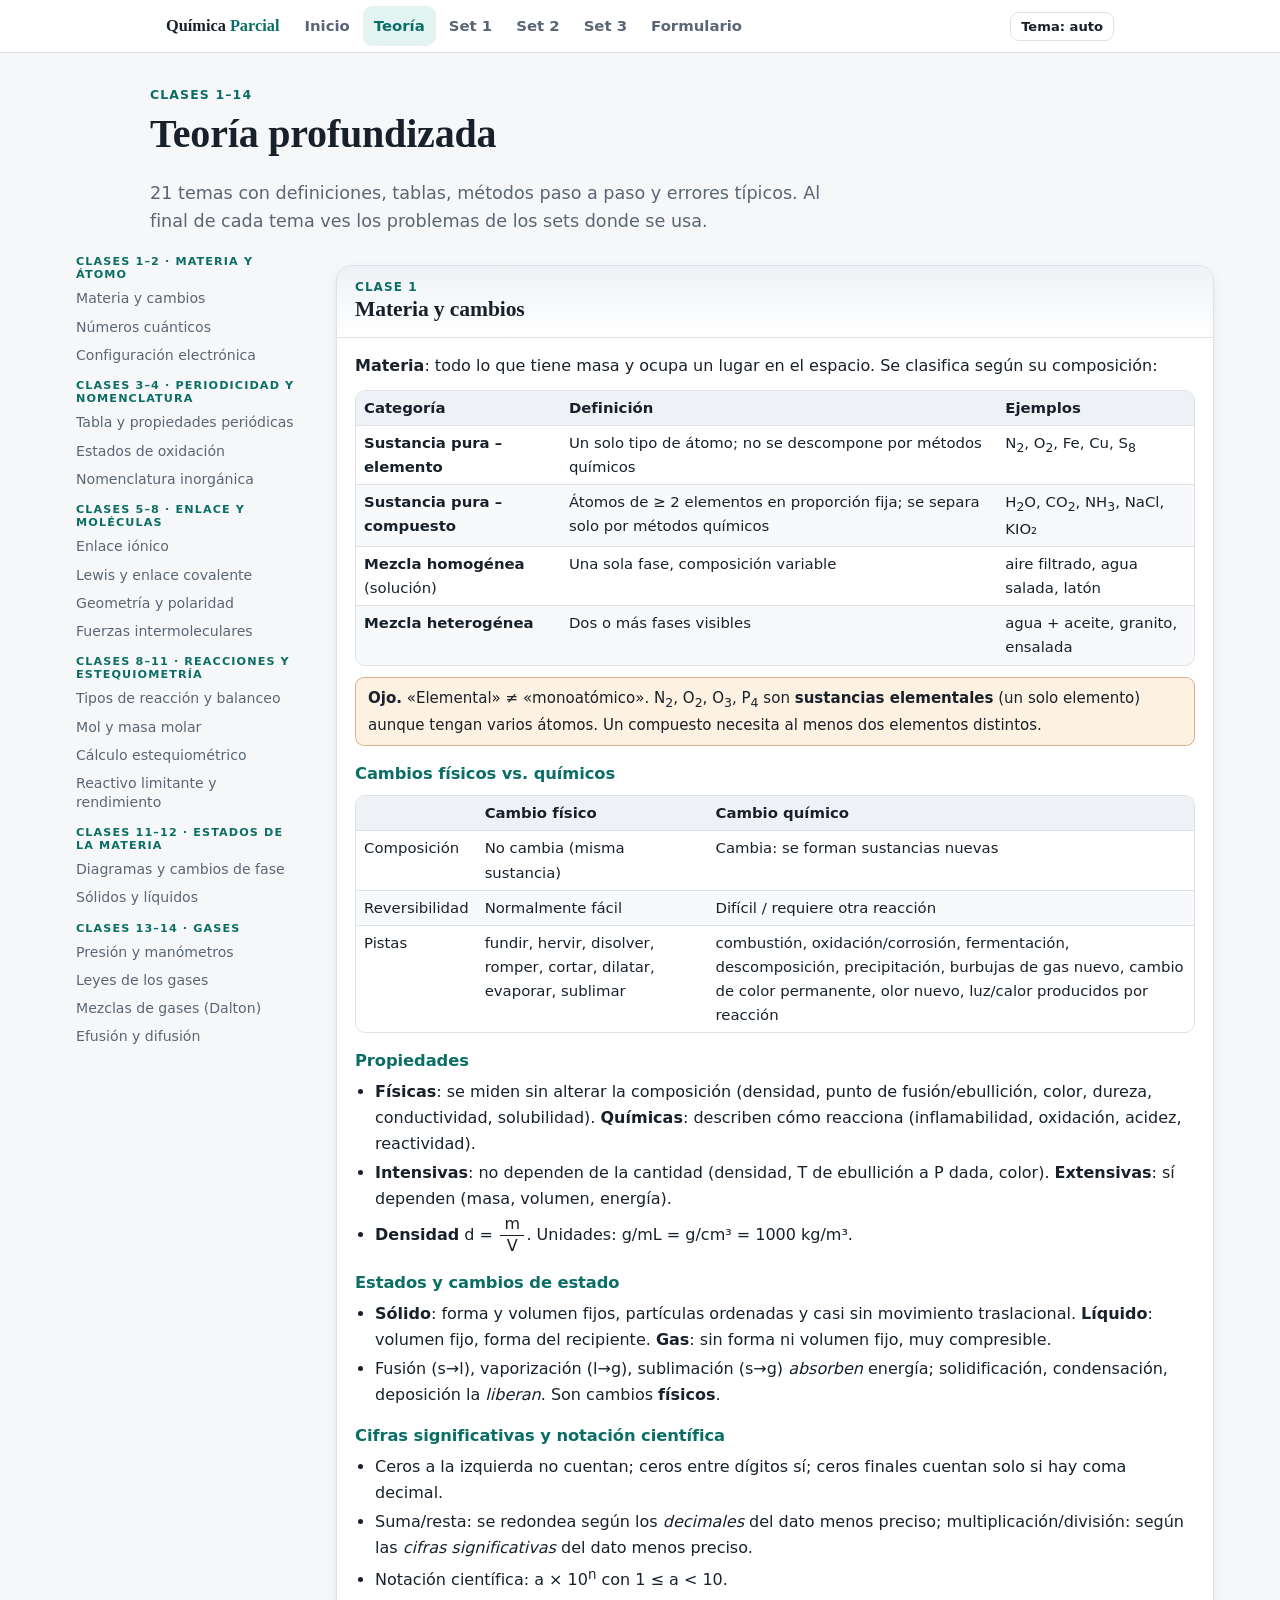
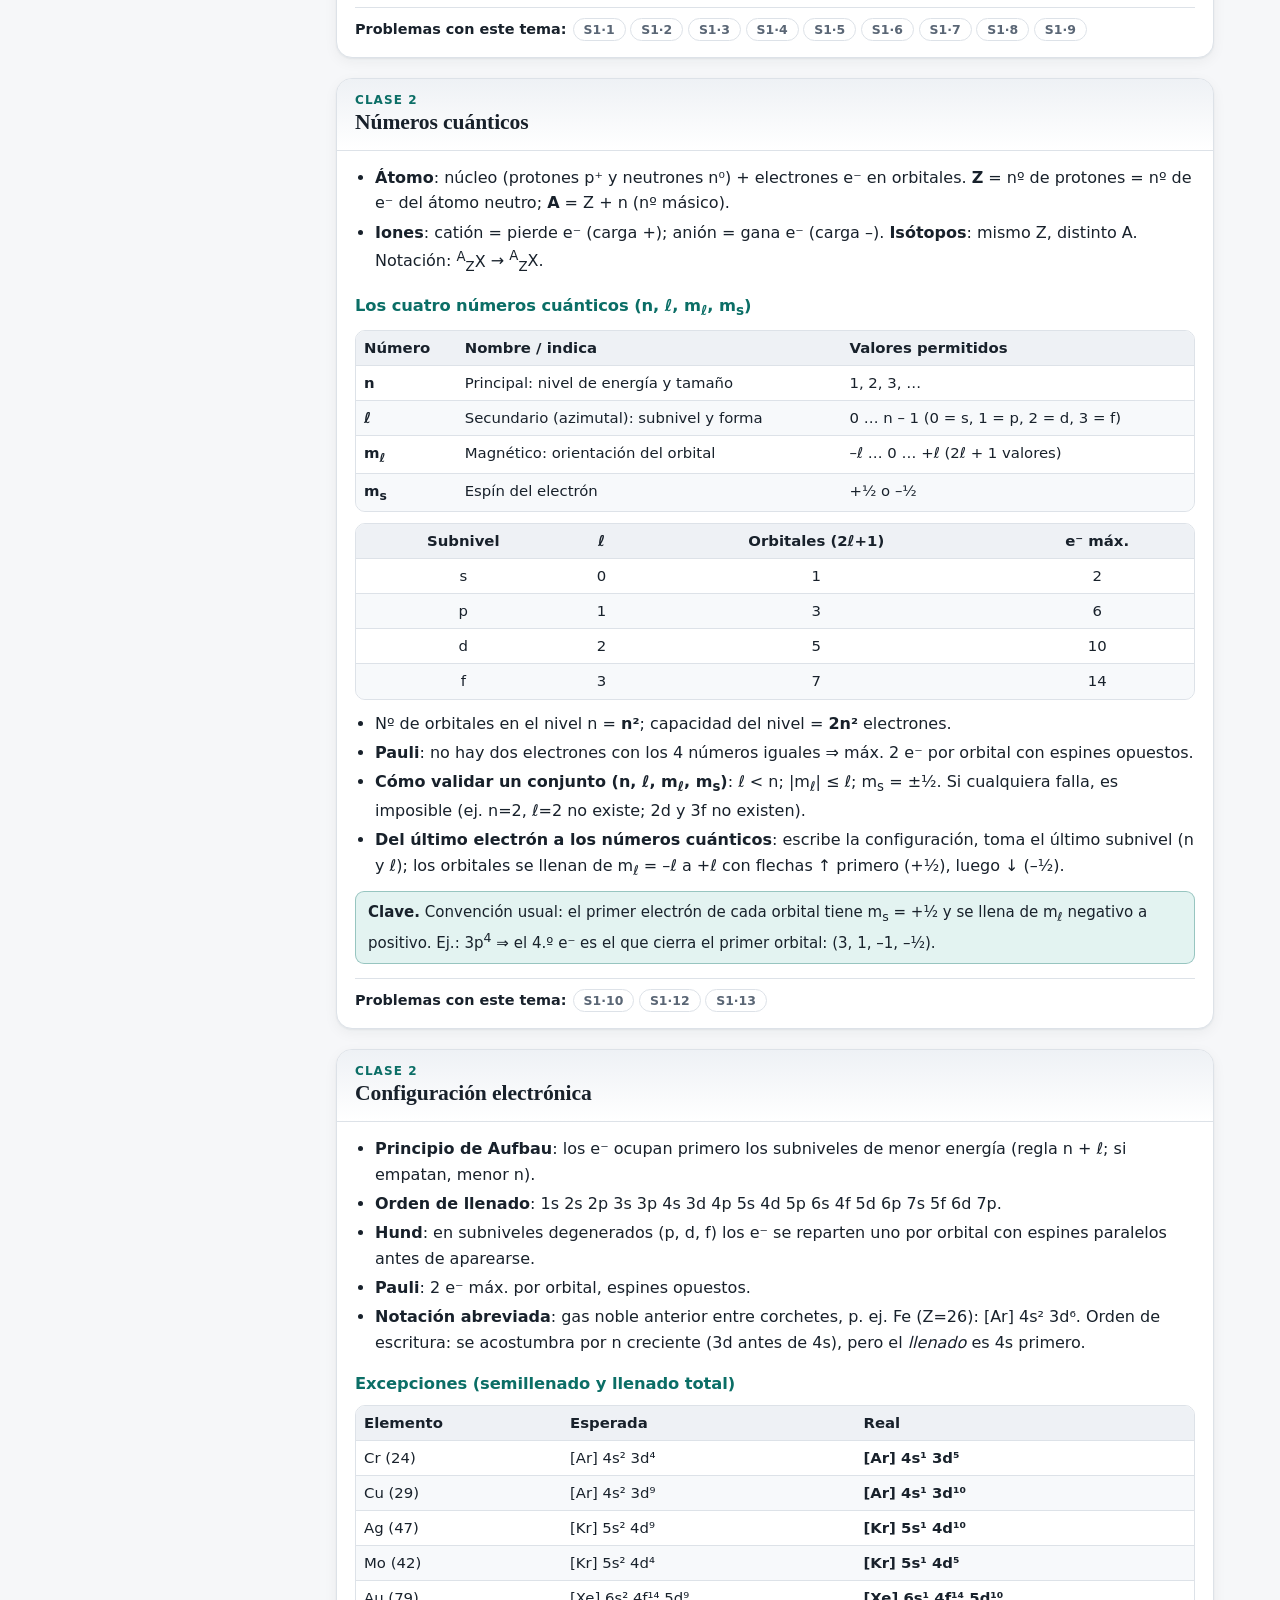
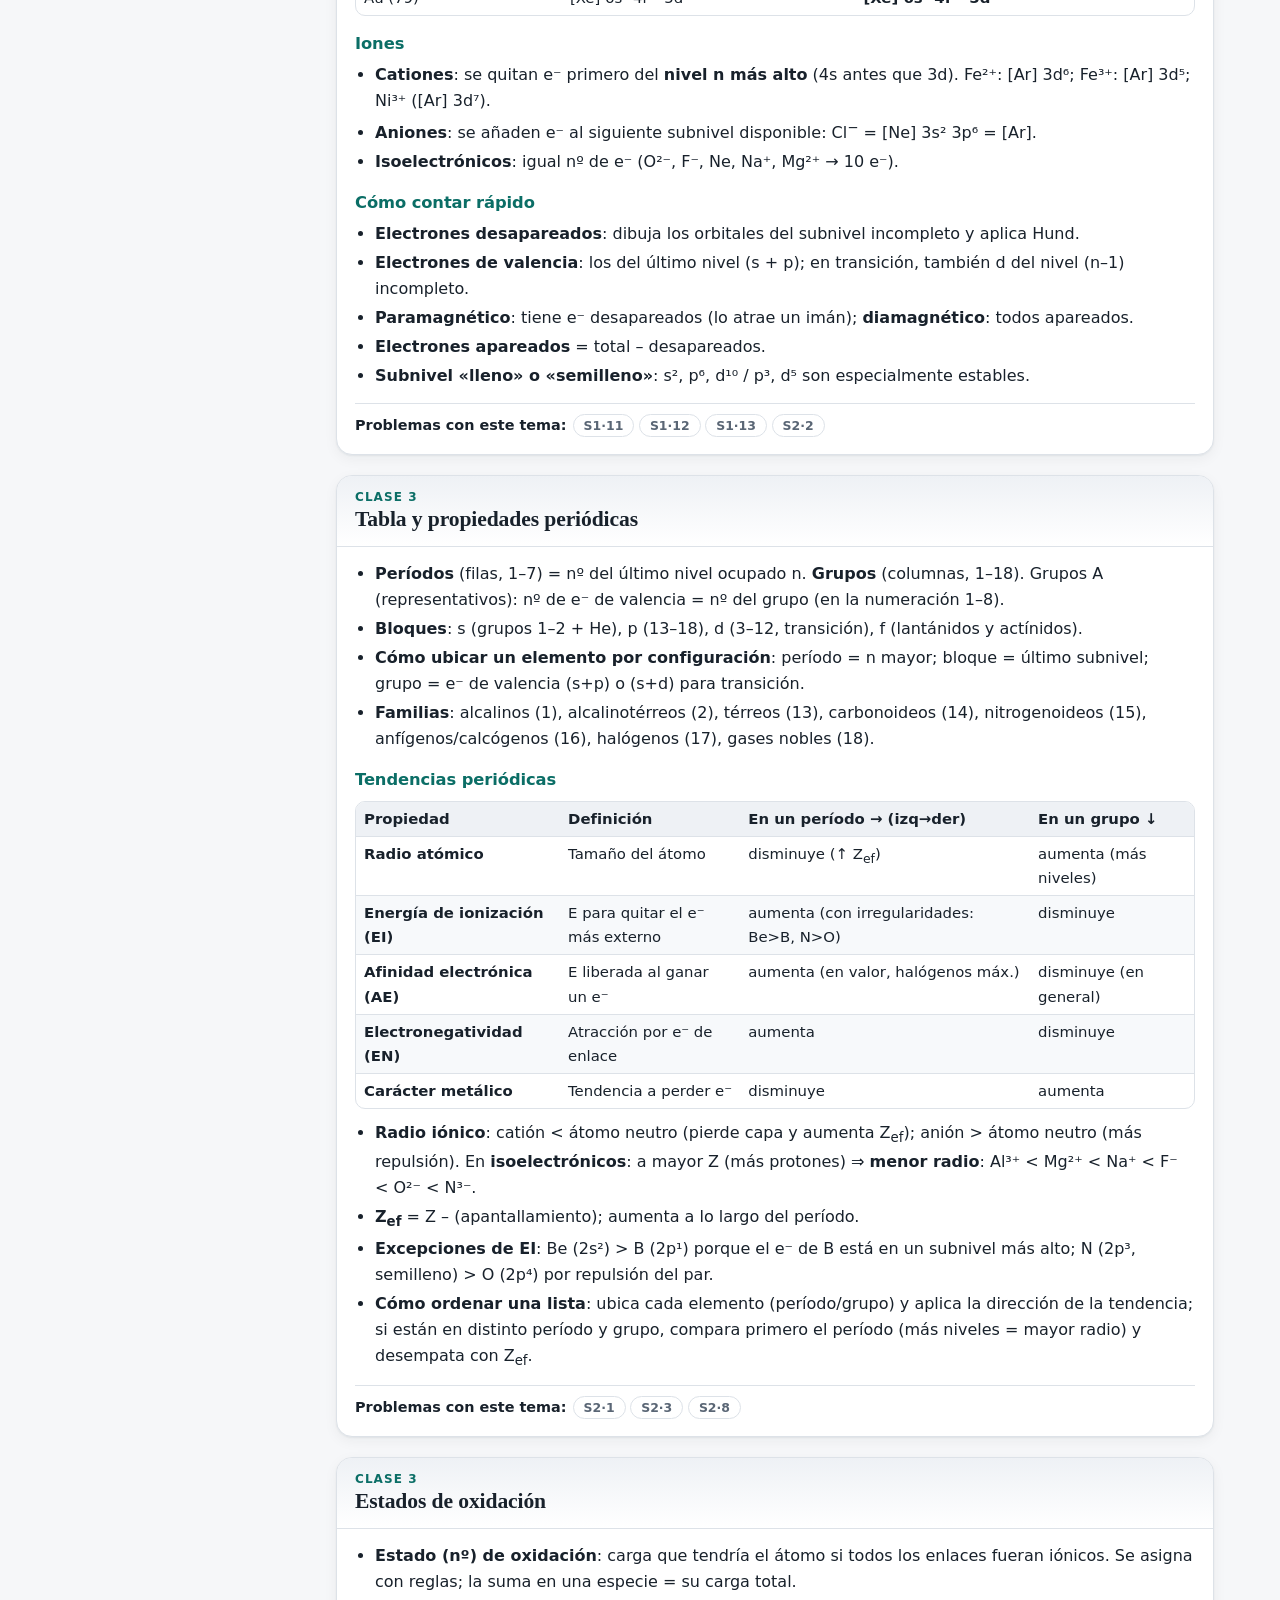
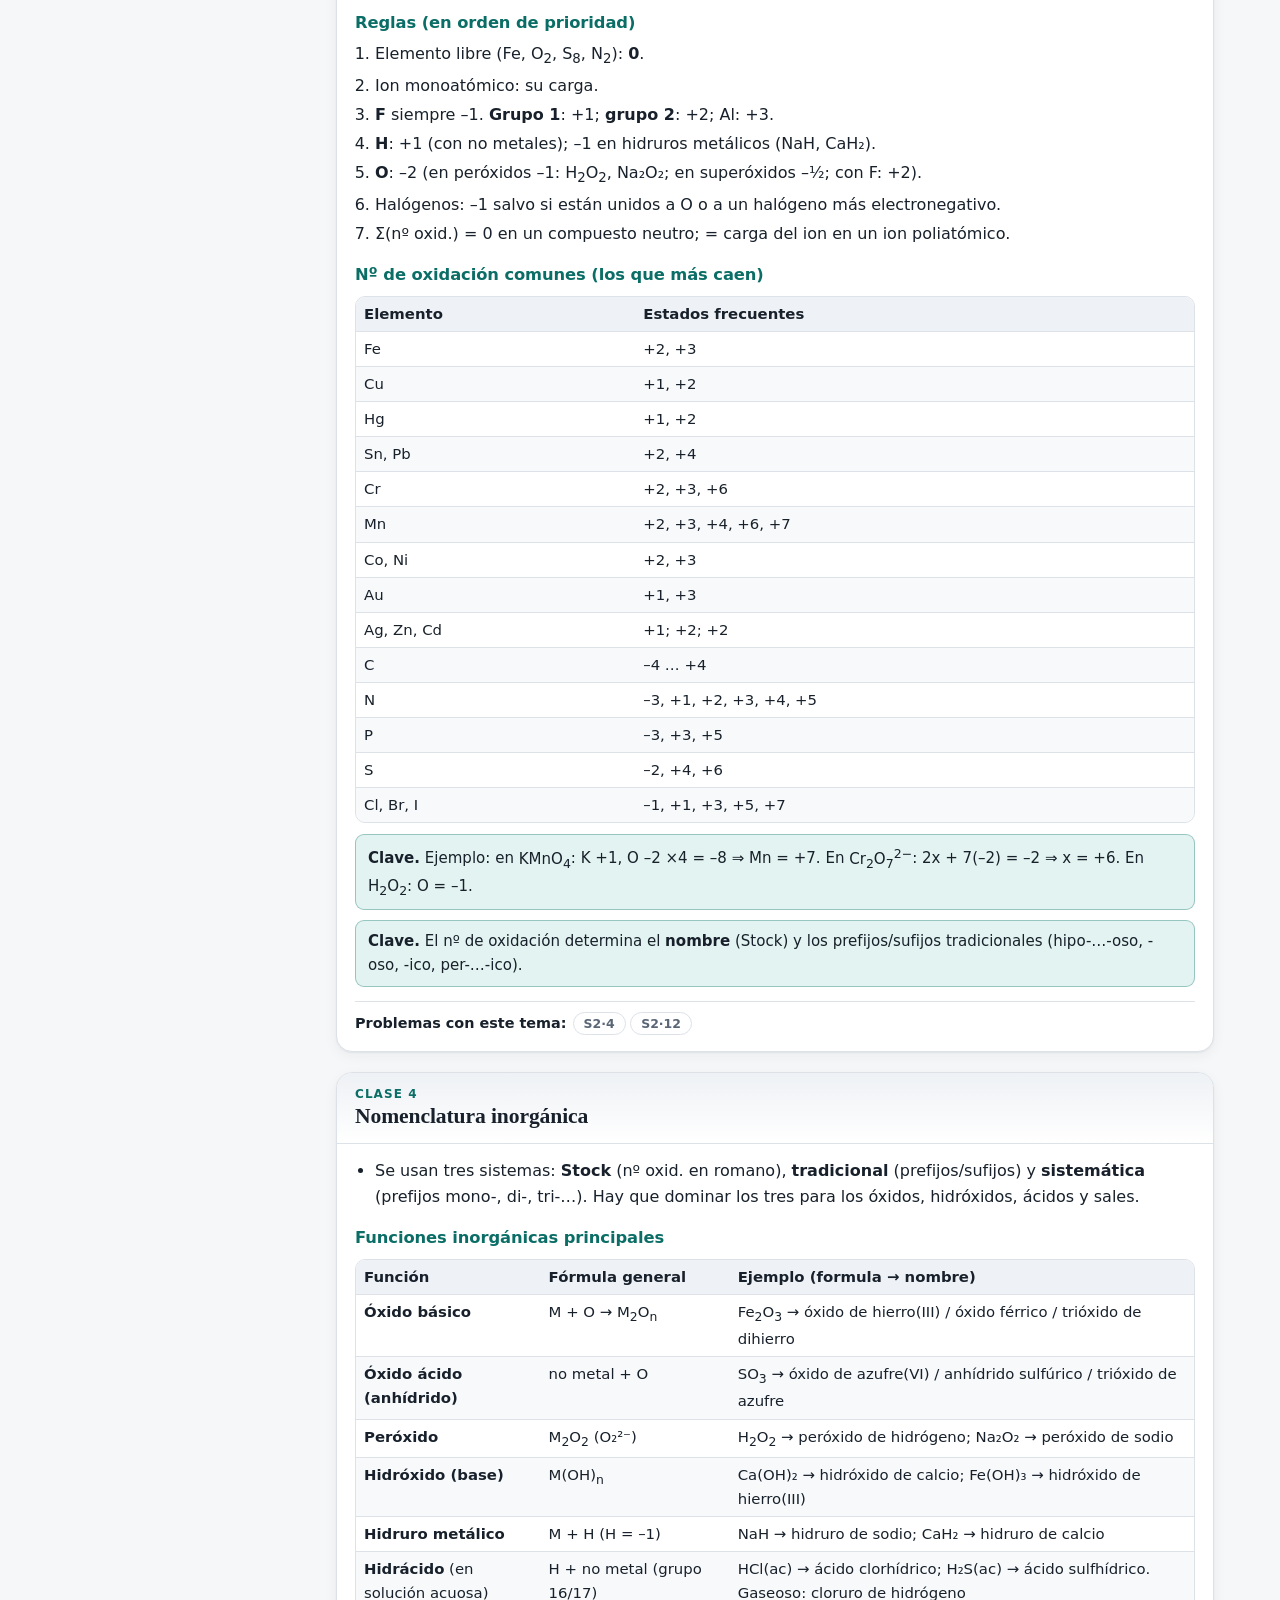
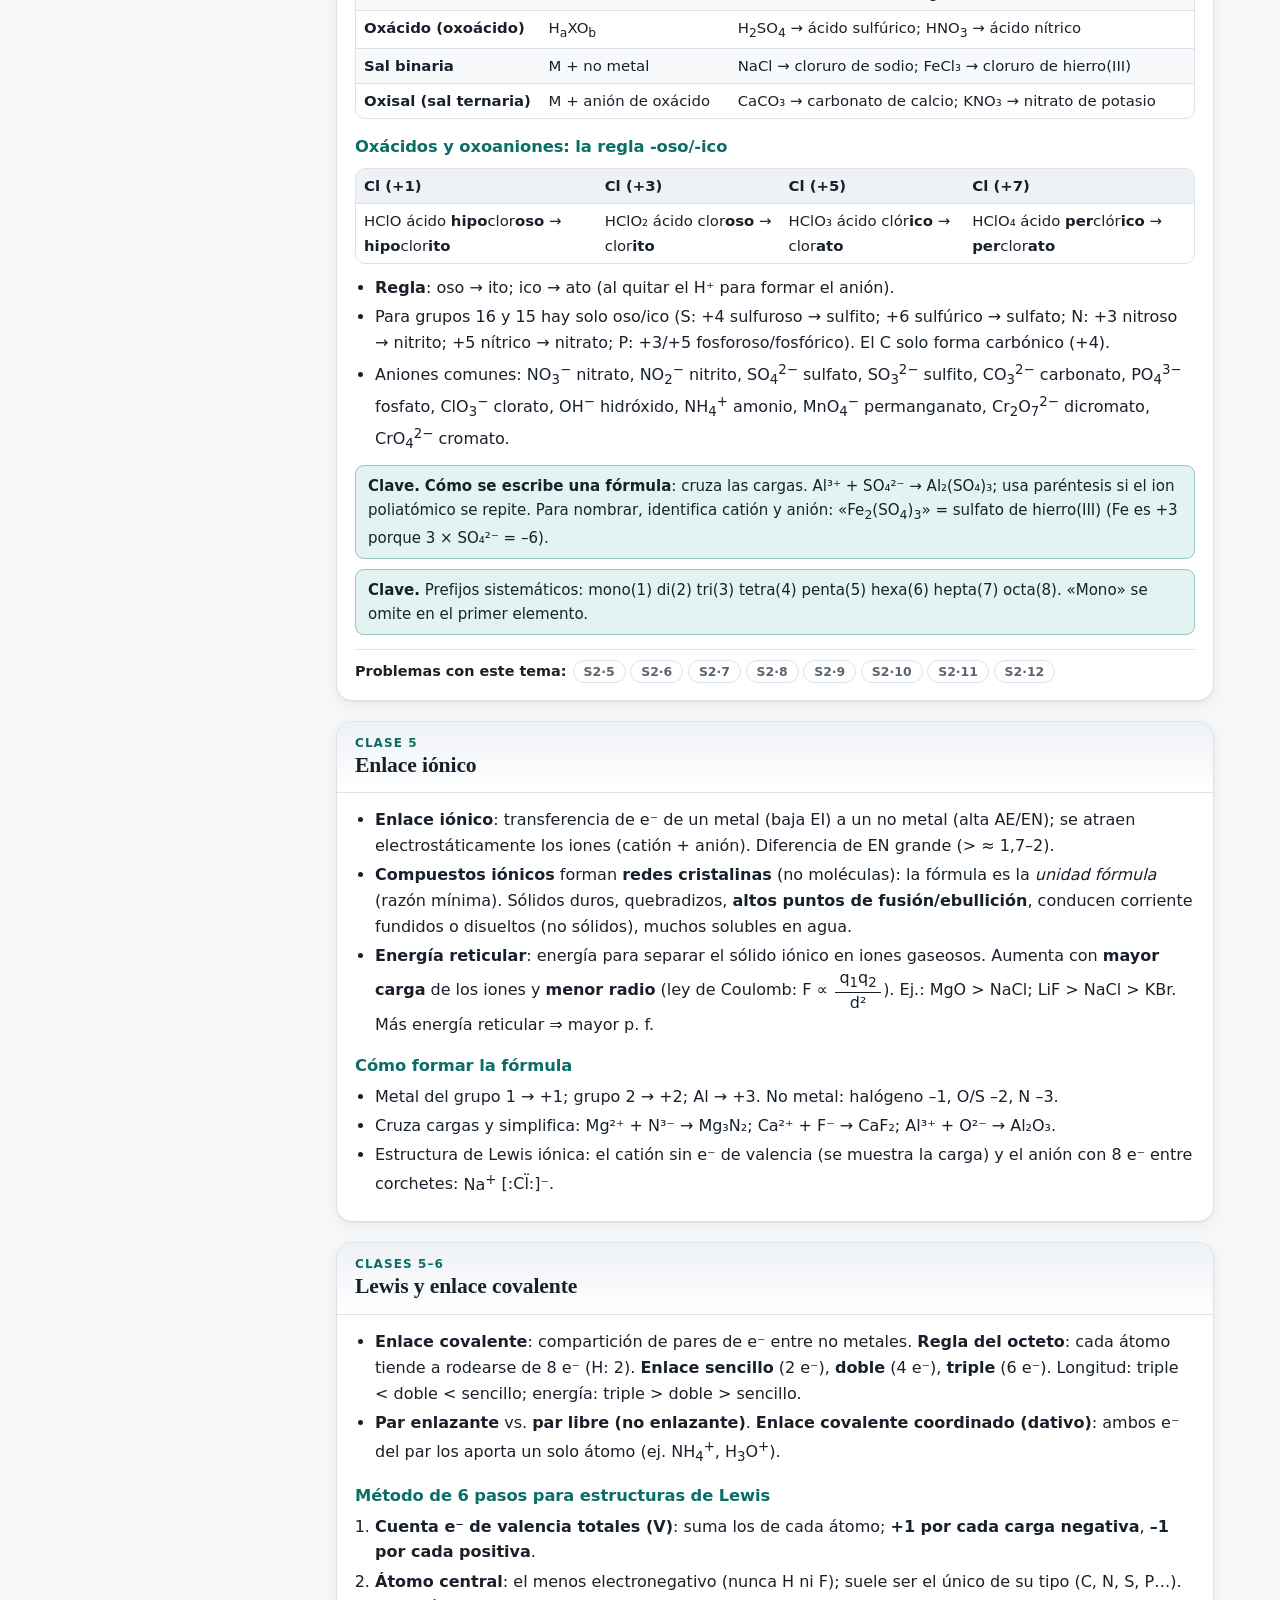
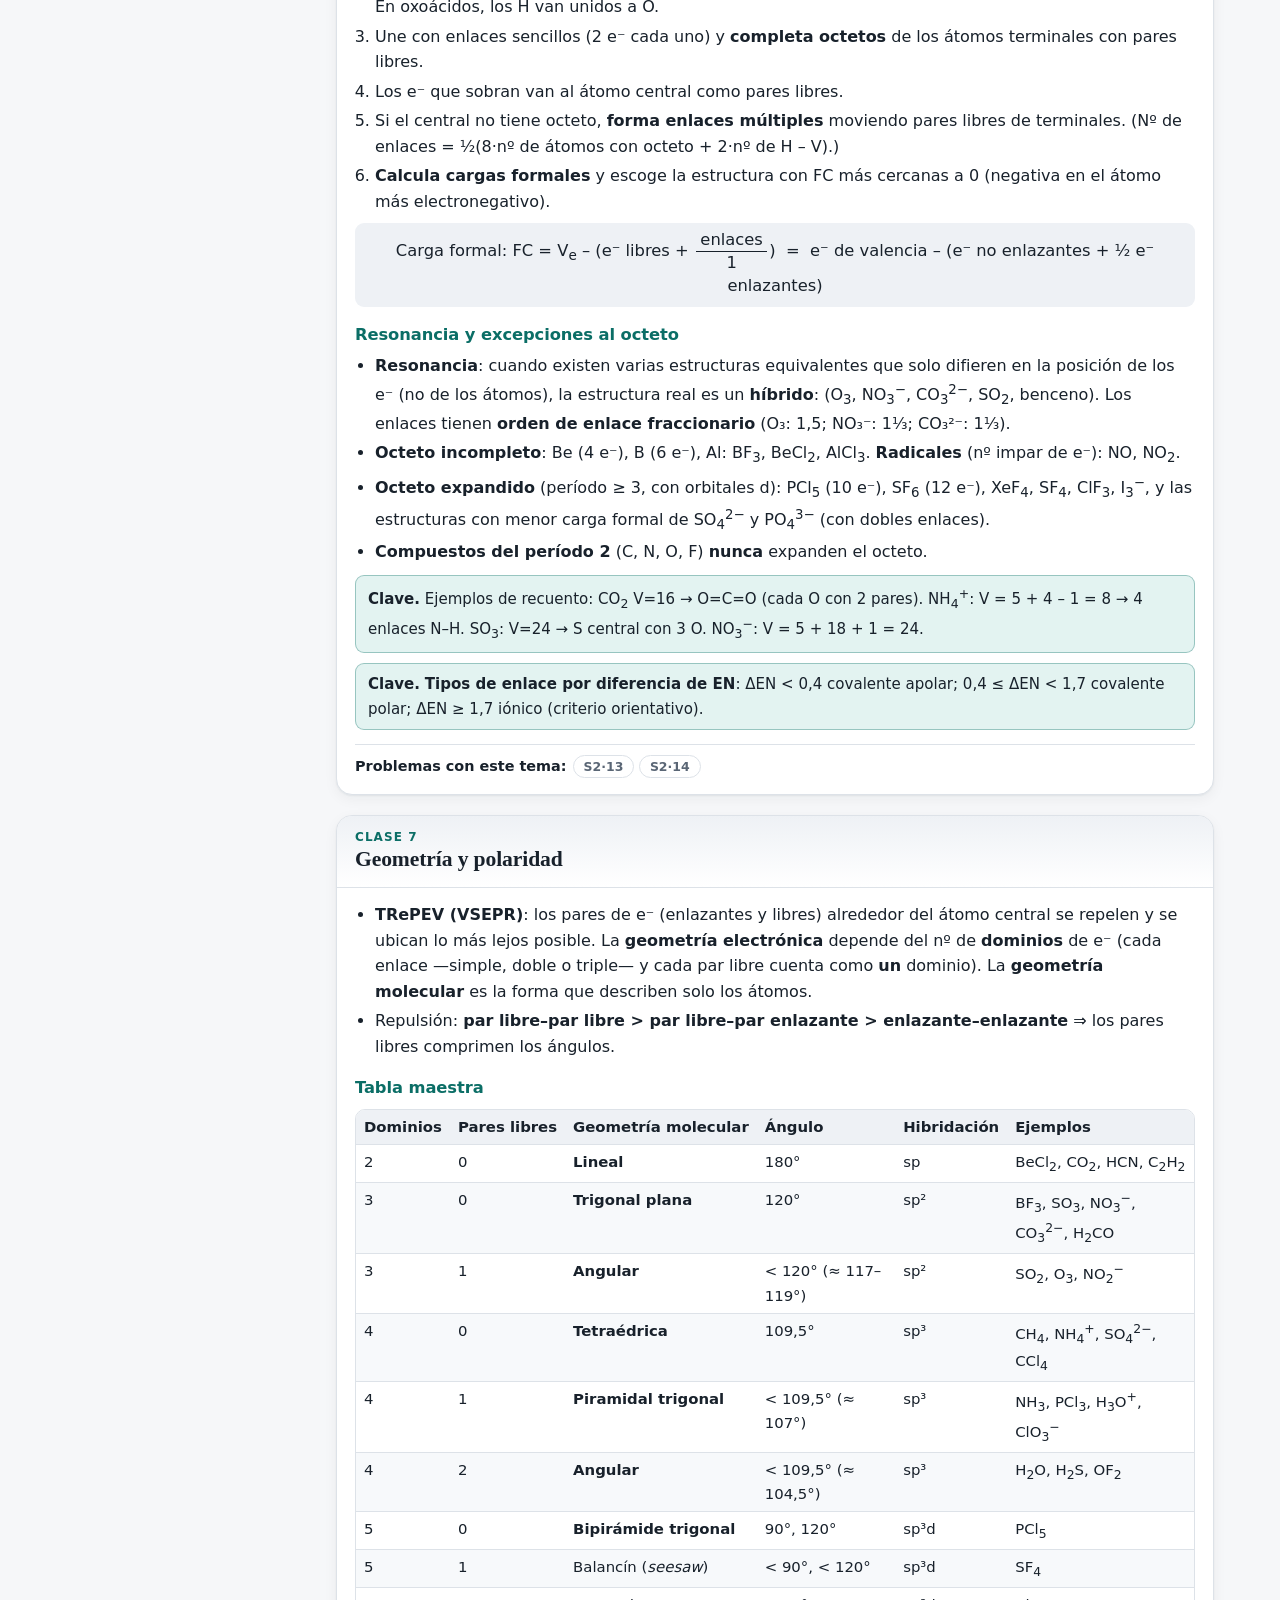
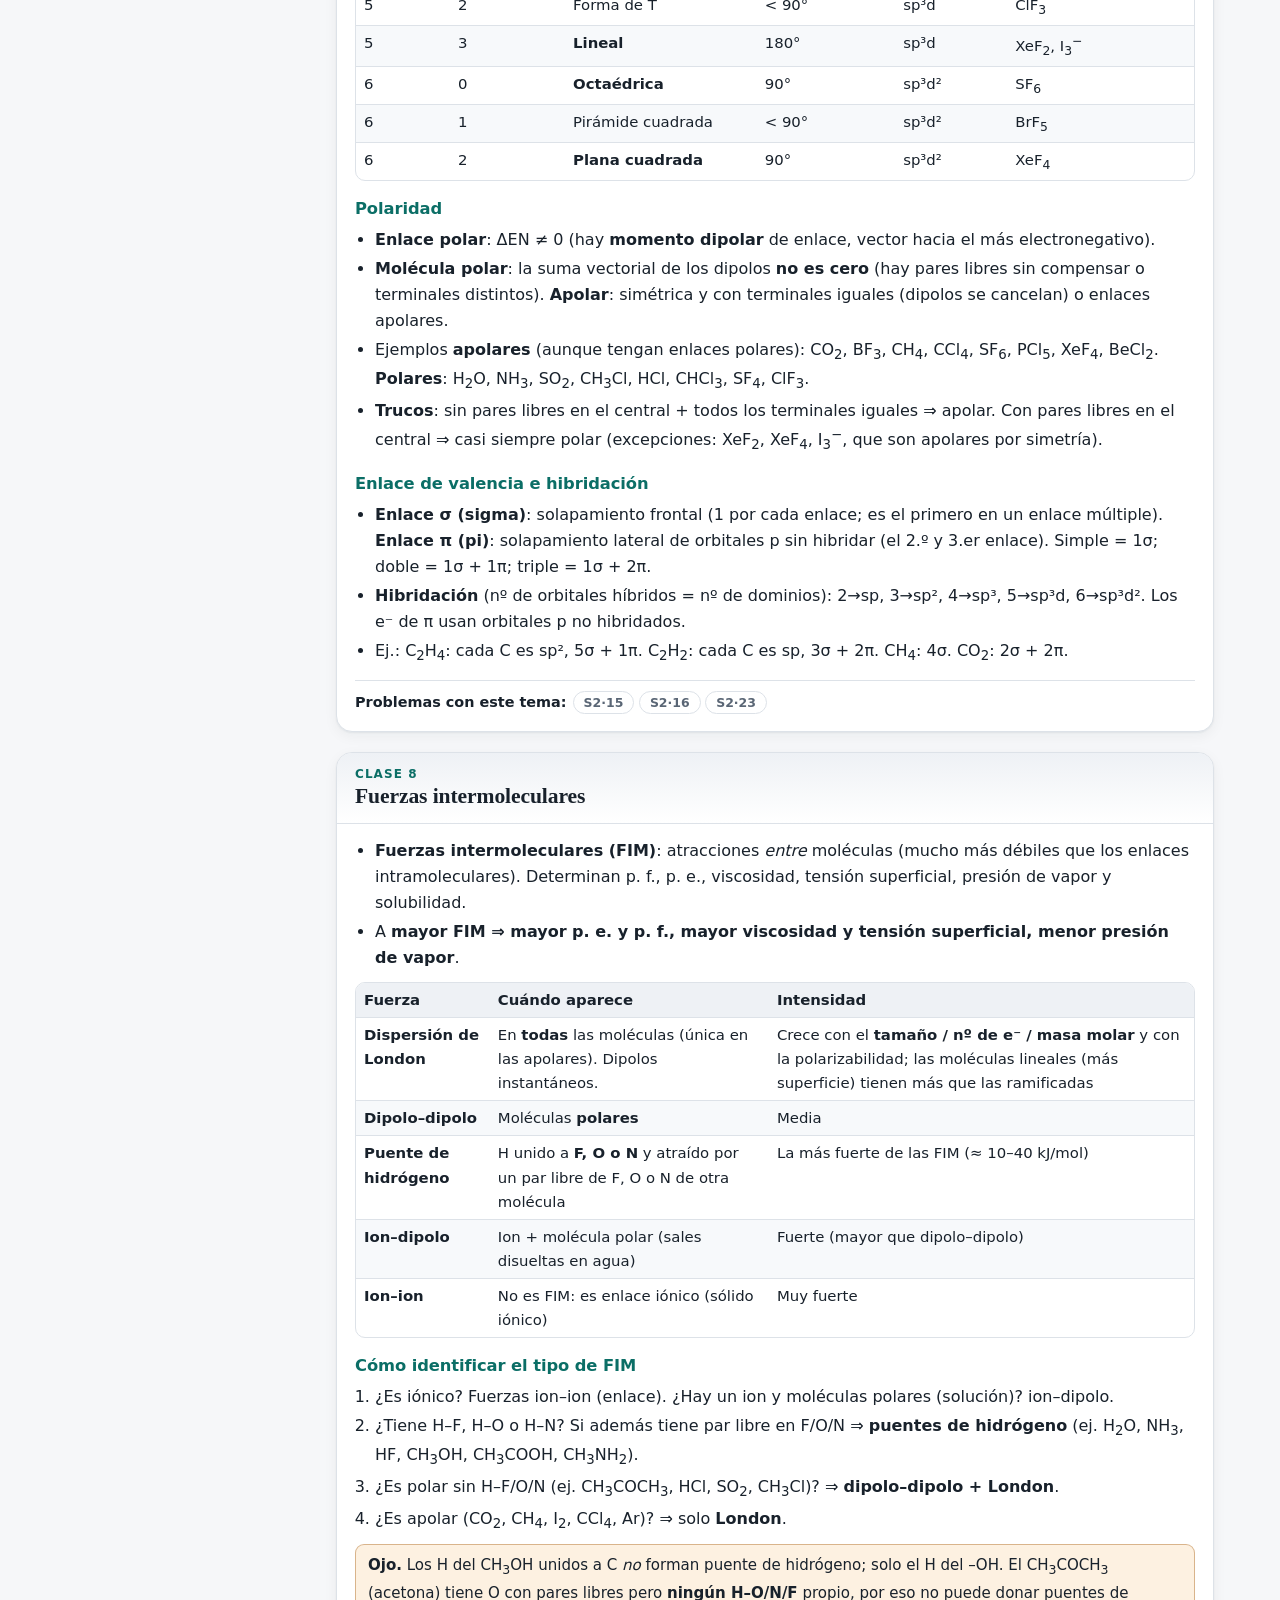
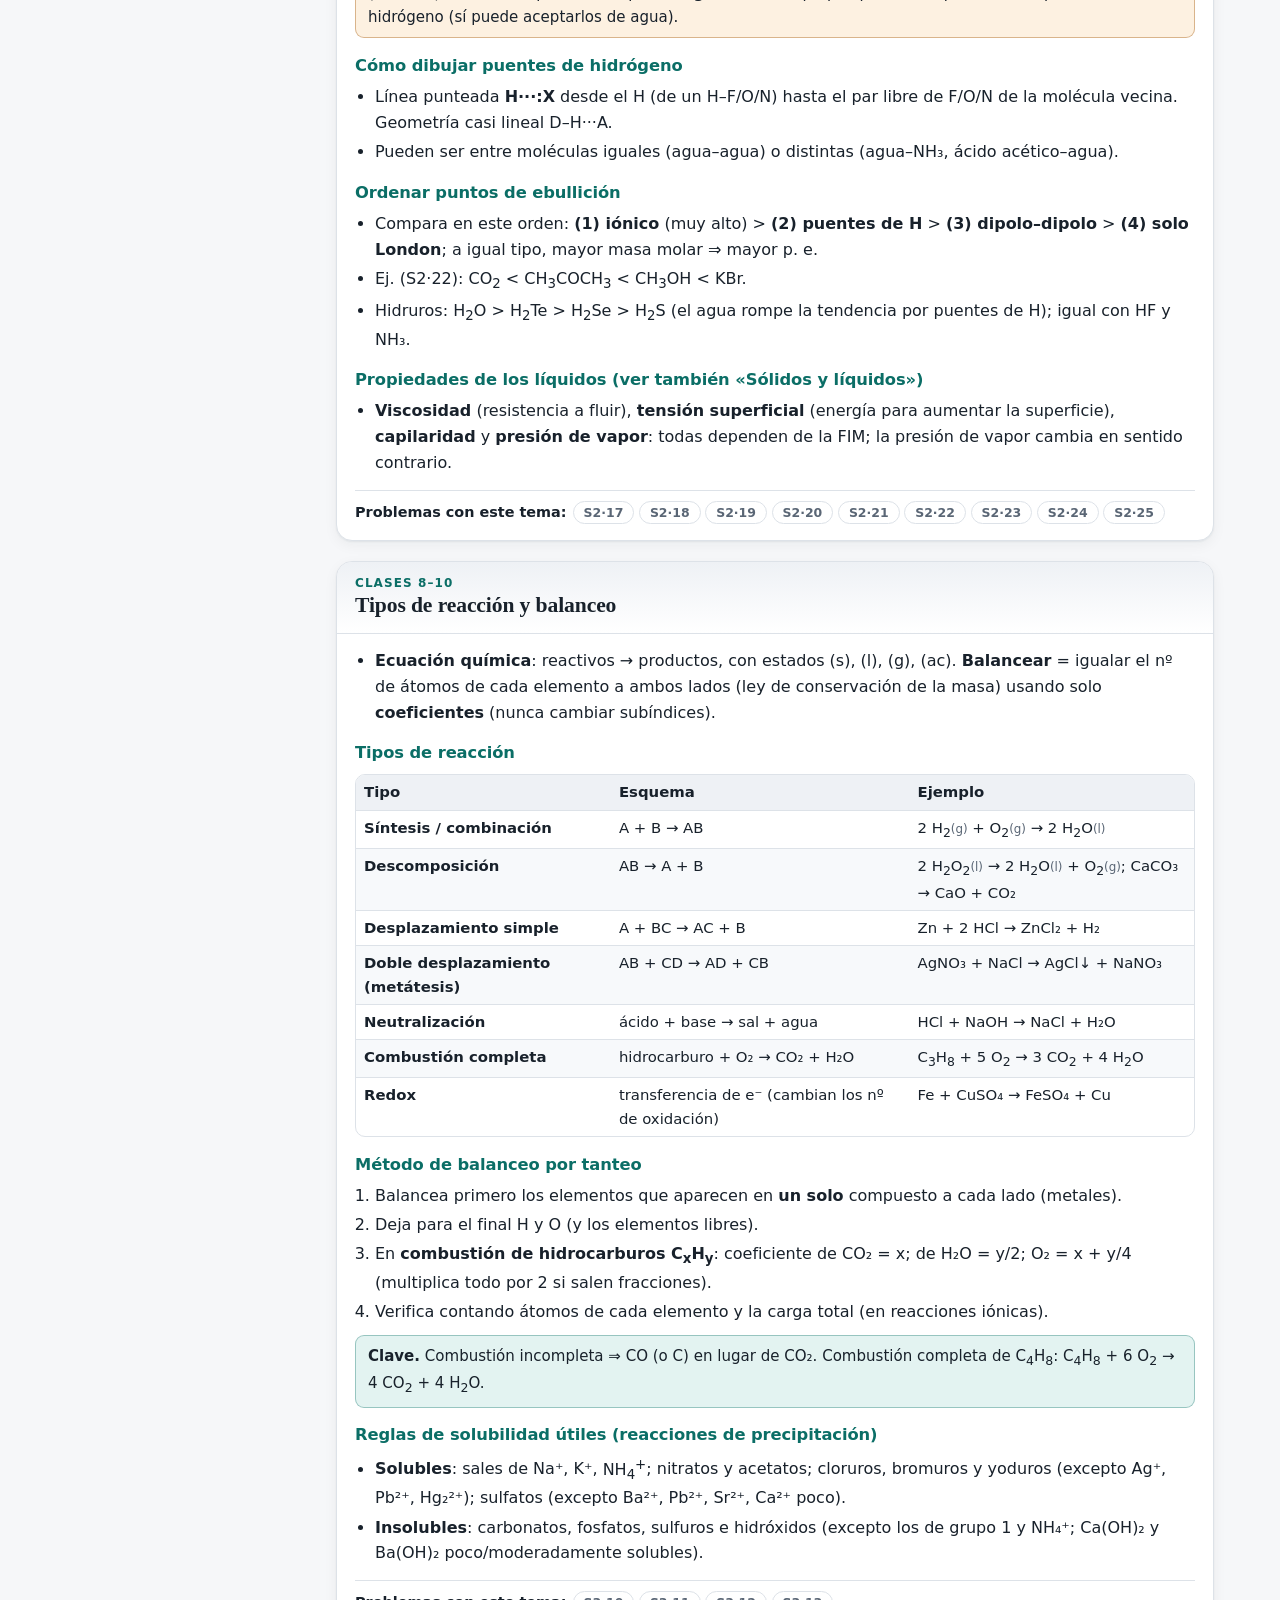
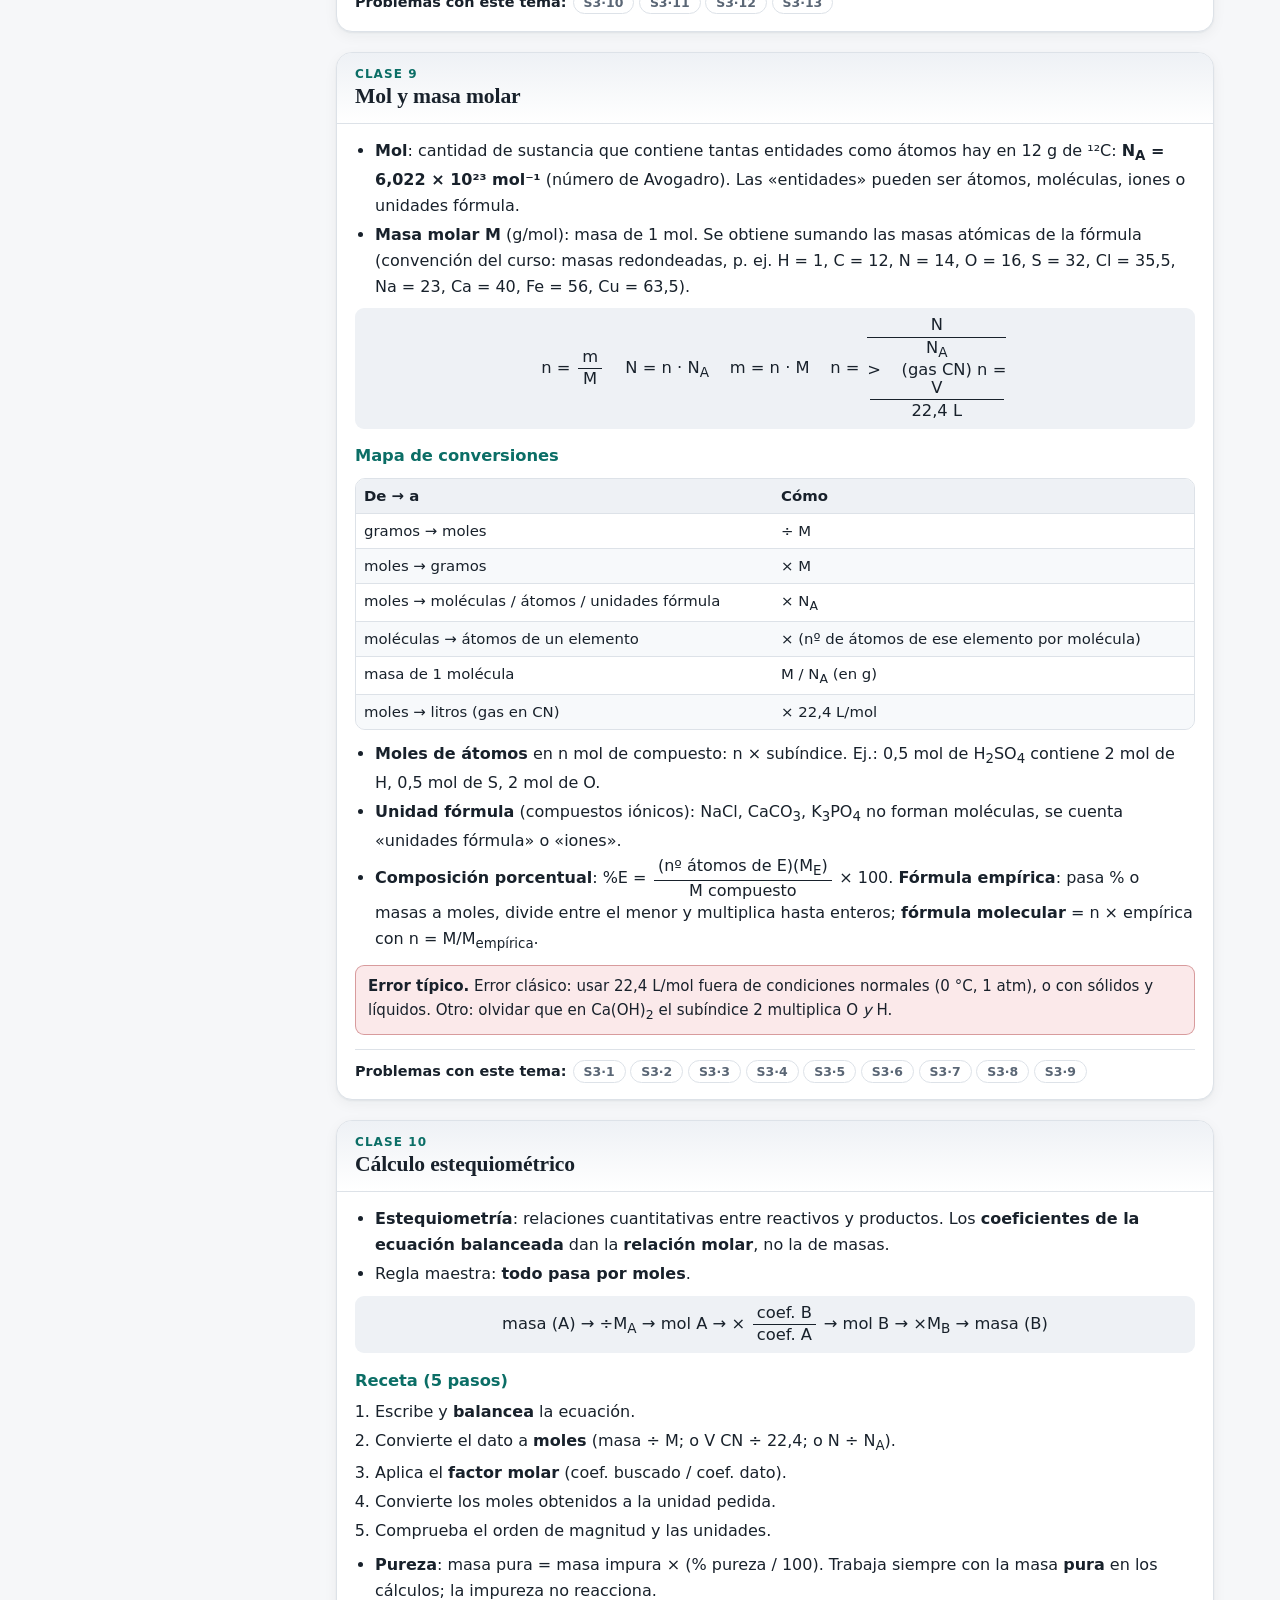
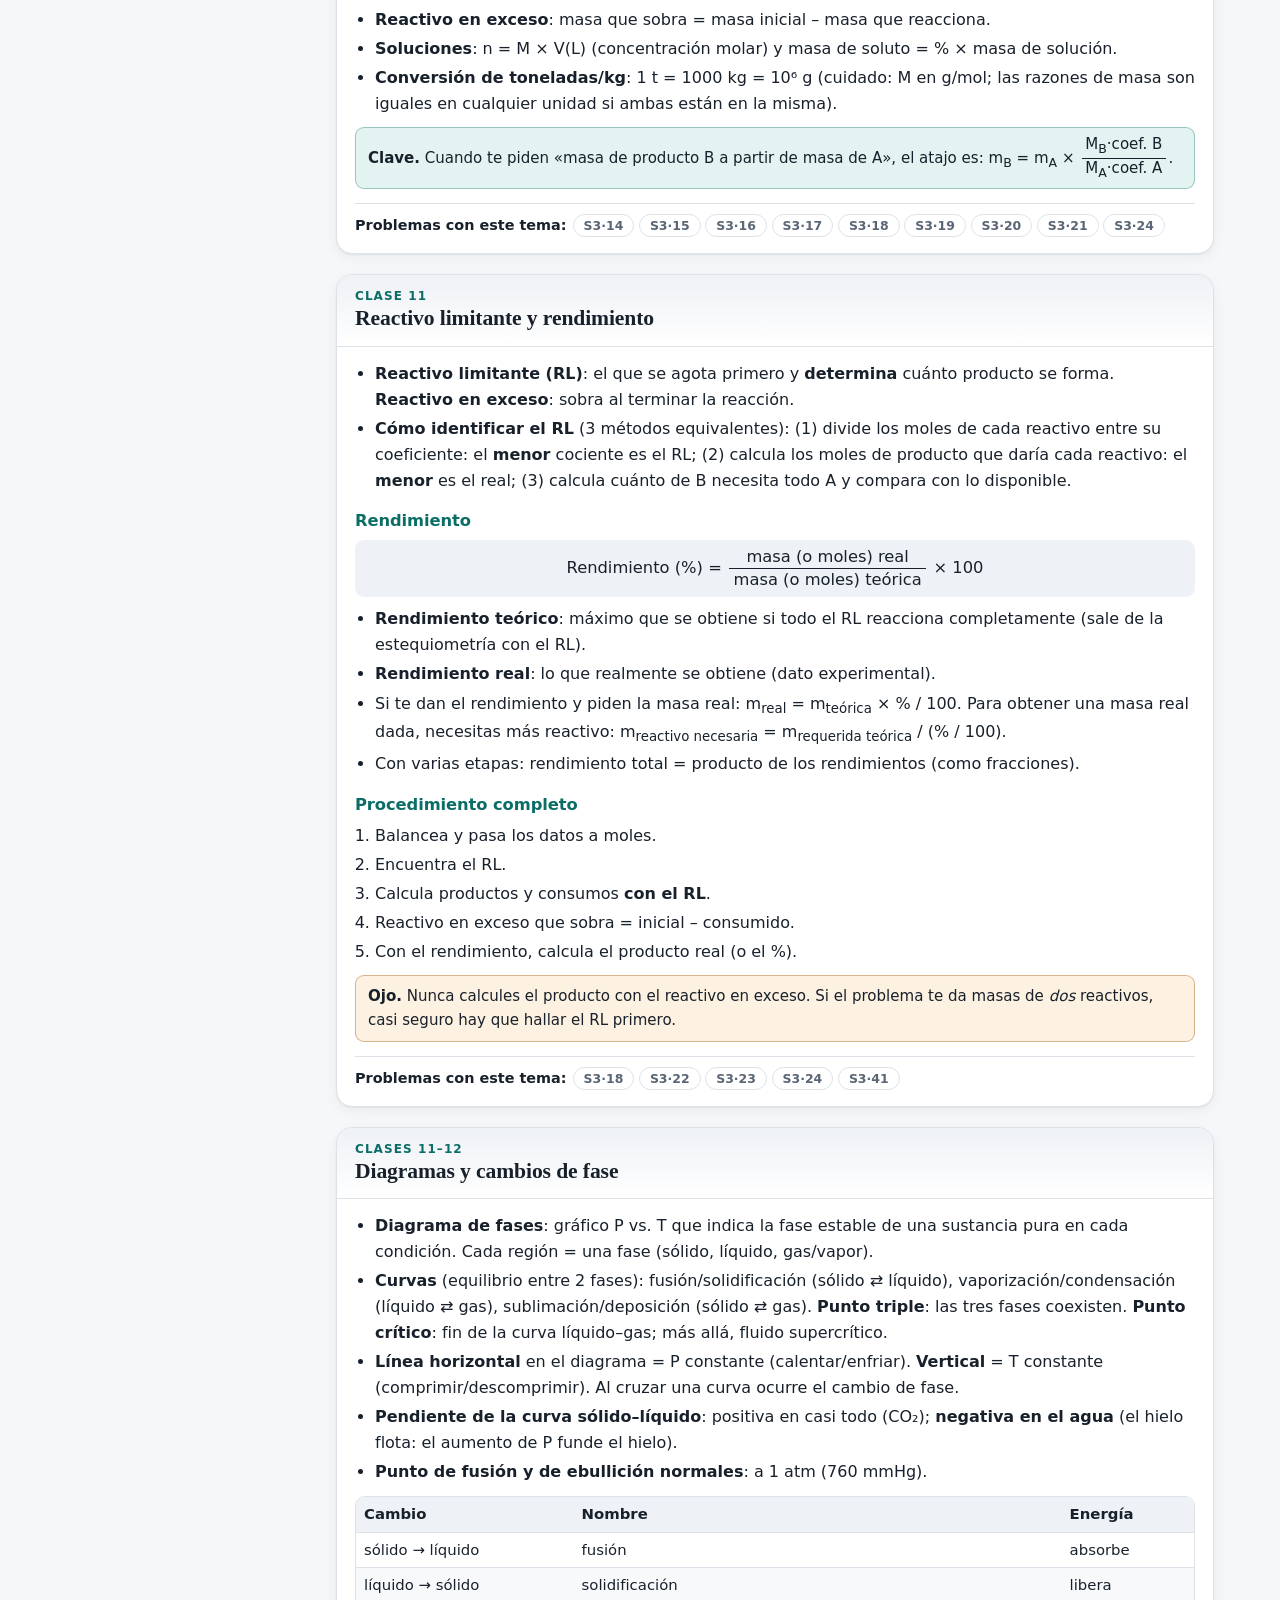
<file: teoria.html>
<!doctype html>
<html lang="es"><head><meta charset="utf-8">
<meta name="viewport" content="width=device-width,initial-scale=1">
<title>Teoría profundizada · Química parcial</title>
<meta name="description" content="Guía de estudio para el examen parcial de Química General (UPCH 2026-II): teoría profundizada y resolución paso a paso de los Sets 1, 2 y 3 (Clases 1–14).">
<link rel="stylesheet" href="assets/style.css">
</head><body>
<header class="top"><div class="wrap"><a class="brand" href="index.html">Química <span>Parcial</span></a>
<nav class="nav" aria-label="Secciones"><a href="index.html">Inicio</a><a href="teoria.html" class=on>Teoría</a><a href="set1.html">Set 1</a><a href="set2.html">Set 2</a><a href="set3.html">Set 3</a><a href="formulario.html">Formulario</a></nav>
<button class="tbtn" id="themeBtn" type="button">Tema: auto</button></div></header>
<main><div class="wrap hero" style="padding-bottom:0"><div class="eyebrow">Clases 1–14</div><h1>Teoría profundizada</h1>
<p class="lead">21 temas con definiciones, tablas, métodos paso a paso y errores típicos. Al final de cada tema ves los problemas de los sets donde se usa.</p><div class="mtoc"><div class="chips"><a class="chip" href="#materia">Materia y cambios</a><a class="chip" href="#atomo">Números cuánticos</a><a class="chip" href="#config">Configuración electrónica</a><a class="chip" href="#tabla">Tabla y propiedades periódicas</a><a class="chip" href="#oxid">Estados de oxidación</a><a class="chip" href="#nomen">Nomenclatura inorgánica</a><a class="chip" href="#ionico">Enlace iónico</a><a class="chip" href="#lewis">Lewis y enlace covalente</a><a class="chip" href="#geom">Geometría y polaridad</a><a class="chip" href="#imf">Fuerzas intermoleculares</a><a class="chip" href="#reac">Tipos de reacción y balanceo</a><a class="chip" href="#mol">Mol y masa molar</a><a class="chip" href="#esteq">Cálculo estequiométrico</a><a class="chip" href="#lim">Reactivo limitante y rendimiento</a><a class="chip" href="#fases">Diagramas y cambios de fase</a><a class="chip" href="#solliq">Sólidos y líquidos</a><a class="chip" href="#presion">Presión y manómetros</a><a class="chip" href="#leyes">Leyes de los gases</a><a class="chip" href="#dalton">Mezclas de gases (Dalton)</a><a class="chip" href="#graham">Efusión y difusión</a><a class="chip" href="#gasesteq">Estequiometría con gases</a></div></div></div>
<div class="wrap wide"><div class="layout"><nav class="toc" aria-label="Temas"><div class="g">Clases 1–2 · Materia y átomo</div><a href="#materia">Materia y cambios</a><a href="#atomo">Números cuánticos</a><a href="#config">Configuración electrónica</a><div class="g">Clases 3–4 · Periodicidad y nomenclatura</div><a href="#tabla">Tabla y propiedades periódicas</a><a href="#oxid">Estados de oxidación</a><a href="#nomen">Nomenclatura inorgánica</a><div class="g">Clases 5–8 · Enlace y moléculas</div><a href="#ionico">Enlace iónico</a><a href="#lewis">Lewis y enlace covalente</a><a href="#geom">Geometría y polaridad</a><a href="#imf">Fuerzas intermoleculares</a><div class="g">Clases 8–11 · Reacciones y estequiometría</div><a href="#reac">Tipos de reacción y balanceo</a><a href="#mol">Mol y masa molar</a><a href="#esteq">Cálculo estequiométrico</a><a href="#lim">Reactivo limitante y rendimiento</a><div class="g">Clases 11–12 · Estados de la materia</div><a href="#fases">Diagramas y cambios de fase</a><a href="#solliq">Sólidos y líquidos</a><div class="g">Clases 13–14 · Gases</div><a href="#presion">Presión y manómetros</a><a href="#leyes">Leyes de los gases</a><a href="#dalton">Mezclas de gases (Dalton)</a><a href="#graham">Efusión y difusión</a><a href="#gasesteq">Estequiometría con gases</a></nav><div><section class="th" id="materia"><header><div class="cl">Clase 1</div><h2>Materia y cambios</h2></header><div class="body"><p><b>Materia</b>: todo lo que tiene masa y ocupa un lugar en el espacio. Se clasifica según su composición:</p><div class="tw"><table class="tbl tight"><thead><tr><th>Categoría</th><th>Definición</th><th>Ejemplos</th></tr></thead><tbody><tr><td><b>Sustancia pura – elemento</b></td><td>Un solo tipo de átomo; no se descompone por métodos químicos</td><td><span class="chem">N<sub>2</sub></span>, <span class="chem">O<sub>2</sub></span>, Fe, Cu, <span class="chem">S<sub>8</sub></span></td></tr><tr><td><b>Sustancia pura – compuesto</b></td><td>Átomos de ≥ 2 elementos en proporción fija; se separa solo por métodos químicos</td><td><span class="chem">H<sub>2</sub>O</span>, <span class="chem">CO<sub>2</sub></span>, <span class="chem">NH<sub>3</sub></span>, NaCl, KIO₂</td></tr><tr><td><b>Mezcla homogénea</b> (solución)</td><td>Una sola fase, composición variable</td><td>aire filtrado, agua salada, latón</td></tr><tr><td><b>Mezcla heterogénea</b></td><td>Dos o más fases visibles</td><td>agua + aceite, granito, ensalada</td></tr></tbody></table></div><div class="note warn"><b>Ojo.</b> «Elemental» ≠ «monoatómico». <span class="chem">N<sub>2</sub></span>, <span class="chem">O<sub>2</sub></span>, <span class="chem">O<sub>3</sub></span>, <span class="chem">P<sub>4</sub></span> son <b>sustancias elementales</b> (un solo elemento) aunque tengan varios átomos. Un compuesto necesita al menos dos elementos distintos.</div><h4>Cambios físicos vs. químicos</h4><div class="tw"><table class="tbl tight"><thead><tr><th></th><th>Cambio físico</th><th>Cambio químico</th></tr></thead><tbody><tr><td>Composición</td><td>No cambia (misma sustancia)</td><td>Cambia: se forman sustancias nuevas</td></tr><tr><td>Reversibilidad</td><td>Normalmente fácil</td><td>Difícil / requiere otra reacción</td></tr><tr><td>Pistas</td><td>fundir, hervir, disolver, romper, cortar, dilatar, evaporar, sublimar</td><td>combustión, oxidación/corrosión, fermentación, descomposición, precipitación, burbujas de gas nuevo, cambio de color permanente, olor nuevo, luz/calor producidos por reacción</td></tr></tbody></table></div><h4>Propiedades</h4><ul><li><b>Físicas</b>: se miden sin alterar la composición (densidad, punto de fusión/ebullición, color, dureza, conductividad, solubilidad). <b>Químicas</b>: describen cómo reacciona (inflamabilidad, oxidación, acidez, reactividad).</li><li><b>Intensivas</b>: no dependen de la cantidad (densidad, T de ebullición a P dada, color). <b>Extensivas</b>: sí dependen (masa, volumen, energía).</li><li><b>Densidad</b> d = <span class="frac"><span class="n">m</span><span class="d">V</span></span>. Unidades: g/mL = g/cm³ = 1000 kg/m³.</li></ul><h4>Estados y cambios de estado</h4><ul><li><b>Sólido</b>: forma y volumen fijos, partículas ordenadas y casi sin movimiento traslacional. <b>Líquido</b>: volumen fijo, forma del recipiente. <b>Gas</b>: sin forma ni volumen fijo, muy compresible.</li><li>Fusión (s→l), vaporización (l→g), sublimación (s→g) <i>absorben</i> energía; solidificación, condensación, deposición la <i>liberan</i>. Son cambios <b>físicos</b>.</li></ul><h4>Cifras significativas y notación científica</h4><ul><li>Ceros a la izquierda no cuentan; ceros entre dígitos sí; ceros finales cuentan solo si hay coma decimal.</li><li>Suma/resta: se redondea según los <i>decimales</i> del dato menos preciso; multiplicación/división: según las <i>cifras significativas</i> del dato menos preciso.</li><li>Notación científica: a × 10<sup>n</sup> con 1 ≤ a &lt; 10.</li></ul><div class="rel"><b>Problemas con este tema:</b><a class="chip" href="set1.html#s1p1">S1·1</a> <a class="chip" href="set1.html#s1p2">S1·2</a> <a class="chip" href="set1.html#s1p3">S1·3</a> <a class="chip" href="set1.html#s1p4">S1·4</a> <a class="chip" href="set1.html#s1p5">S1·5</a> <a class="chip" href="set1.html#s1p6">S1·6</a> <a class="chip" href="set1.html#s1p7">S1·7</a> <a class="chip" href="set1.html#s1p8">S1·8</a> <a class="chip" href="set1.html#s1p9">S1·9</a></div></div></section><section class="th" id="atomo"><header><div class="cl">Clase 2</div><h2>Números cuánticos</h2></header><div class="body"><ul><li><b>Átomo</b>: núcleo (protones p⁺ y neutrones n⁰) + electrones e⁻ en orbitales. <b>Z</b> = nº de protones = nº de e⁻ del átomo neutro; <b>A</b> = Z + n (nº másico).</li><li><b>Iones</b>: catión = pierde e⁻ (carga +); anión = gana e⁻ (carga –). <b>Isótopos</b>: mismo Z, distinto A. Notación: <span class="chem"><sup>A</sup><sub>Z</sub>X</span> → <sup>A</sup><sub>Z</sub>X.</li></ul><h4>Los cuatro números cuánticos (n, ℓ, m<sub>ℓ</sub>, m<sub>s</sub>)</h4><div class="tw"><table class="tbl tight"><thead><tr><th>Número</th><th>Nombre / indica</th><th>Valores permitidos</th></tr></thead><tbody><tr><td><b>n</b></td><td>Principal: nivel de energía y tamaño</td><td>1, 2, 3, …</td></tr><tr><td><b>ℓ</b></td><td>Secundario (azimutal): subnivel y forma</td><td>0 … n – 1  (0 = s, 1 = p, 2 = d, 3 = f)</td></tr><tr><td><b>m<sub>ℓ</sub></b></td><td>Magnético: orientación del orbital</td><td>–ℓ … 0 … +ℓ  (2ℓ + 1 valores)</td></tr><tr><td><b>m<sub>s</sub></b></td><td>Espín del electrón</td><td>+½ o –½</td></tr></tbody></table></div><div class="tw"><table class="tbl tight c"><thead><tr><th>Subnivel</th><th>ℓ</th><th>Orbitales (2ℓ+1)</th><th>e⁻ máx.</th></tr></thead><tbody><tr><td>s</td><td>0</td><td>1</td><td>2</td></tr><tr><td>p</td><td>1</td><td>3</td><td>6</td></tr><tr><td>d</td><td>2</td><td>5</td><td>10</td></tr><tr><td>f</td><td>3</td><td>7</td><td>14</td></tr></tbody></table></div><ul><li>Nº de orbitales en el nivel n = <b>n²</b>; capacidad del nivel = <b>2n²</b> electrones.</li><li><b>Pauli</b>: no hay dos electrones con los 4 números iguales ⇒ máx. 2 e⁻ por orbital con espines opuestos.</li><li><b>Cómo validar un conjunto (n, ℓ, m<sub>ℓ</sub>, m<sub>s</sub>)</b>: ℓ &lt; n; |m<sub>ℓ</sub>| ≤ ℓ; m<sub>s</sub> = ±½. Si cualquiera falla, es imposible (ej. n=2, ℓ=2 no existe; 2d y 3f no existen).</li><li><b>Del último electrón a los números cuánticos</b>: escribe la configuración, toma el último subnivel (n y ℓ); los orbitales se llenan de m<sub>ℓ</sub> = –ℓ a +ℓ con flechas ↑ primero (+½), luego ↓ (–½).</li></ul><div class="note tip"><b>Clave.</b> Convención usual: el primer electrón de cada orbital tiene m<sub>s</sub> = +½ y se llena de m<sub>ℓ</sub> negativo a positivo. Ej.: 3p<sup>4</sup> ⇒ el 4.º e⁻ es el que cierra el primer orbital: (3, 1, –1, –½).</div><div class="rel"><b>Problemas con este tema:</b><a class="chip" href="set1.html#s1p10">S1·10</a> <a class="chip" href="set1.html#s1p12">S1·12</a> <a class="chip" href="set1.html#s1p13">S1·13</a></div></div></section><section class="th" id="config"><header><div class="cl">Clase 2</div><h2>Configuración electrónica</h2></header><div class="body"><ul><li><b>Principio de Aufbau</b>: los e⁻ ocupan primero los subniveles de menor energía (regla n + ℓ; si empatan, menor n).</li><li><b>Orden de llenado</b>: 1s 2s 2p 3s 3p 4s 3d 4p 5s 4d 5p 6s 4f 5d 6p 7s 5f 6d 7p.</li><li><b>Hund</b>: en subniveles degenerados (p, d, f) los e⁻ se reparten uno por orbital con espines paralelos antes de aparearse.</li><li><b>Pauli</b>: 2 e⁻ máx. por orbital, espines opuestos.</li><li><b>Notación abreviada</b>: gas noble anterior entre corchetes, p. ej. Fe (Z=26): [Ar] 4s² 3d⁶. Orden de escritura: se acostumbra por n creciente (3d antes de 4s), pero el <i>llenado</i> es 4s primero.</li></ul><h4>Excepciones (semillenado y llenado total)</h4><div class="tw"><table class="tbl tight"><thead><tr><th>Elemento</th><th>Esperada</th><th>Real</th></tr></thead><tbody><tr><td>Cr (24)</td><td>[Ar] 4s² 3d⁴</td><td><b>[Ar] 4s¹ 3d⁵</b></td></tr><tr><td>Cu (29)</td><td>[Ar] 4s² 3d⁹</td><td><b>[Ar] 4s¹ 3d¹⁰</b></td></tr><tr><td>Ag (47)</td><td>[Kr] 5s² 4d⁹</td><td><b>[Kr] 5s¹ 4d¹⁰</b></td></tr><tr><td>Mo (42)</td><td>[Kr] 5s² 4d⁴</td><td><b>[Kr] 5s¹ 4d⁵</b></td></tr><tr><td>Au (79)</td><td>[Xe] 6s² 4f¹⁴ 5d⁹</td><td><b>[Xe] 6s¹ 4f¹⁴ 5d¹⁰</b></td></tr></tbody></table></div><h4>Iones</h4><ul><li><b>Cationes</b>: se quitan e⁻ primero del <b>nivel n más alto</b> (4s antes que 3d). Fe²⁺: [Ar] 3d⁶; Fe³⁺: [Ar] 3d⁵; Ni³⁺ ([Ar] 3d⁷).</li><li><b>Aniones</b>: se añaden e⁻ al siguiente subnivel disponible: <span class="chem">Cl<sup>−</sup></span> = [Ne] 3s² 3p⁶ = [Ar].</li><li><b>Isoelectrónicos</b>: igual nº de e⁻ (O²⁻, F⁻, Ne, Na⁺, Mg²⁺ → 10 e⁻).</li></ul><h4>Cómo contar rápido</h4><ul><li><b>Electrones desapareados</b>: dibuja los orbitales del subnivel incompleto y aplica Hund.</li><li><b>Electrones de valencia</b>: los del último nivel (s + p); en transición, también d del nivel (n–1) incompleto.</li><li><b>Paramagnético</b>: tiene e⁻ desapareados (lo atrae un imán); <b>diamagnético</b>: todos apareados.</li><li><b>Electrones apareados</b> = total – desapareados.</li><li><b>Subnivel «lleno» o «semilleno»</b>: s², p⁶, d¹⁰ / p³, d⁵ son especialmente estables.</li></ul><div class="rel"><b>Problemas con este tema:</b><a class="chip" href="set1.html#s1p11">S1·11</a> <a class="chip" href="set1.html#s1p12">S1·12</a> <a class="chip" href="set1.html#s1p13">S1·13</a> <a class="chip" href="set2.html#s2p2">S2·2</a></div></div></section><section class="th" id="tabla"><header><div class="cl">Clase 3</div><h2>Tabla y propiedades periódicas</h2></header><div class="body"><ul><li><b>Períodos</b> (filas, 1–7) = nº del último nivel ocupado n. <b>Grupos</b> (columnas, 1–18). Grupos A (representativos): nº de e⁻ de valencia = nº del grupo (en la numeración 1–8).</li><li><b>Bloques</b>: s (grupos 1–2 + He), p (13–18), d (3–12, transición), f (lantánidos y actínidos).</li><li><b>Cómo ubicar un elemento por configuración</b>: período = n mayor; bloque = último subnivel; grupo = e⁻ de valencia (s+p) o (s+d) para transición.</li><li><b>Familias</b>: alcalinos (1), alcalinotérreos (2), térreos (13), carbonoideos (14), nitrogenoideos (15), anfígenos/calcógenos (16), halógenos (17), gases nobles (18).</li></ul><h4>Tendencias periódicas</h4><div class="tw"><table class="tbl tight"><thead><tr><th>Propiedad</th><th>Definición</th><th>En un período → (izq→der)</th><th>En un grupo ↓</th></tr></thead><tbody><tr><td><b>Radio atómico</b></td><td>Tamaño del átomo</td><td>disminuye (↑ Z<sub>ef</sub>)</td><td>aumenta (más niveles)</td></tr><tr><td><b>Energía de ionización (EI)</b></td><td>E para quitar el e⁻ más externo</td><td>aumenta (con irregularidades: Be&gt;B, N&gt;O)</td><td>disminuye</td></tr><tr><td><b>Afinidad electrónica (AE)</b></td><td>E liberada al ganar un e⁻</td><td>aumenta (en valor, halógenos máx.)</td><td>disminuye (en general)</td></tr><tr><td><b>Electronegatividad (EN)</b></td><td>Atracción por e⁻ de enlace</td><td>aumenta</td><td>disminuye</td></tr><tr><td><b>Carácter metálico</b></td><td>Tendencia a perder e⁻</td><td>disminuye</td><td>aumenta</td></tr></tbody></table></div><ul><li><b>Radio iónico</b>: catión &lt; átomo neutro (pierde capa y aumenta Z<sub>ef</sub>); anión &gt; átomo neutro (más repulsión). En <b>isoelectrónicos</b>: a mayor Z (más protones) ⇒ <b>menor radio</b>: Al³⁺ &lt; Mg²⁺ &lt; Na⁺ &lt; F⁻ &lt; O²⁻ &lt; N³⁻.</li><li><b>Z<sub>ef</sub></b> = Z – (apantallamiento); aumenta a lo largo del período.</li><li><b>Excepciones de EI</b>: Be (2s²) &gt; B (2p¹) porque el e⁻ de B está en un subnivel más alto; N (2p³, semilleno) &gt; O (2p⁴) por repulsión del par.</li><li><b>Cómo ordenar una lista</b>: ubica cada elemento (período/grupo) y aplica la dirección de la tendencia; si están en distinto período y grupo, compara primero el período (más niveles = mayor radio) y desempata con Z<sub>ef</sub>.</li></ul><div class="rel"><b>Problemas con este tema:</b><a class="chip" href="set2.html#s2p1">S2·1</a> <a class="chip" href="set2.html#s2p3">S2·3</a> <a class="chip" href="set2.html#s2p8">S2·8</a></div></div></section><section class="th" id="oxid"><header><div class="cl">Clase 3</div><h2>Estados de oxidación</h2></header><div class="body"><ul><li><b>Estado (nº) de oxidación</b>: carga que tendría el átomo si todos los enlaces fueran iónicos. Se asigna con reglas; la suma en una especie = su carga total.</li></ul><h4>Reglas (en orden de prioridad)</h4><ol><li>Elemento libre (Fe, <span class="chem">O<sub>2</sub></span>, <span class="chem">S<sub>8</sub></span>, <span class="chem">N<sub>2</sub></span>): <b>0</b>.</li><li>Ion monoatómico: su carga.</li><li><b>F</b> siempre –1. <b>Grupo 1</b>: +1; <b>grupo 2</b>: +2; Al: +3.</li><li><b>H</b>: +1 (con no metales); –1 en hidruros metálicos (NaH, CaH₂).</li><li><b>O</b>: –2 (en peróxidos –1: <span class="chem">H<sub>2</sub>O<sub>2</sub></span>, Na₂O₂; en superóxidos –½; con F: +2).</li><li>Halógenos: –1 salvo si están unidos a O o a un halógeno más electronegativo.</li><li>Σ(nº oxid.) = 0 en un compuesto neutro; = carga del ion en un ion poliatómico.</li></ol><h4>Nº de oxidación comunes (los que más caen)</h4><div class="tw"><table class="tbl tight"><thead><tr><th>Elemento</th><th>Estados frecuentes</th></tr></thead><tbody><tr><td>Fe</td><td>+2, +3</td></tr><tr><td>Cu</td><td>+1, +2</td></tr><tr><td>Hg</td><td>+1, +2</td></tr><tr><td>Sn, Pb</td><td>+2, +4</td></tr><tr><td>Cr</td><td>+2, +3, +6</td></tr><tr><td>Mn</td><td>+2, +3, +4, +6, +7</td></tr><tr><td>Co, Ni</td><td>+2, +3</td></tr><tr><td>Au</td><td>+1, +3</td></tr><tr><td>Ag, Zn, Cd</td><td>+1; +2; +2</td></tr><tr><td>C</td><td>–4 … +4</td></tr><tr><td>N</td><td>–3, +1, +2, +3, +4, +5</td></tr><tr><td>P</td><td>–3, +3, +5</td></tr><tr><td>S</td><td>–2, +4, +6</td></tr><tr><td>Cl, Br, I</td><td>–1, +1, +3, +5, +7</td></tr></tbody></table></div><div class="note tip"><b>Clave.</b> Ejemplo: en <span class="chem">KMnO<sub>4</sub></span>: K +1, O –2 ×4 = –8 ⇒ Mn = +7. En <span class="chem">Cr<sub>2</sub>O<sub>7</sub><sup>2−</sup></span>: 2x + 7(–2) = –2 ⇒ x = +6. En <span class="chem">H<sub>2</sub>O<sub>2</sub></span>: O = –1.</div><div class="note tip"><b>Clave.</b> El nº de oxidación determina el <b>nombre</b> (Stock) y los prefijos/sufijos tradicionales (hipo-…-oso, -oso, -ico, per-…-ico).</div><div class="rel"><b>Problemas con este tema:</b><a class="chip" href="set2.html#s2p4">S2·4</a> <a class="chip" href="set2.html#s2p12">S2·12</a></div></div></section><section class="th" id="nomen"><header><div class="cl">Clase 4</div><h2>Nomenclatura inorgánica</h2></header><div class="body"><ul><li>Se usan tres sistemas: <b>Stock</b> (nº oxid. en romano), <b>tradicional</b> (prefijos/sufijos) y <b>sistemática</b> (prefijos mono-, di-, tri-…). Hay que dominar los tres para los óxidos, hidróxidos, ácidos y sales.</li></ul><h4>Funciones inorgánicas principales</h4><div class="tw"><table class="tbl tight"><thead><tr><th>Función</th><th>Fórmula general</th><th>Ejemplo (formula → nombre)</th></tr></thead><tbody><tr><td><b>Óxido básico</b></td><td>M + O → M<sub>2</sub>O<sub>n</sub></td><td><span class="chem">Fe<sub>2</sub>O<sub>3</sub></span> → óxido de hierro(III) / óxido férrico / trióxido de dihierro</td></tr><tr><td><b>Óxido ácido (anhídrido)</b></td><td>no metal + O</td><td><span class="chem">SO<sub>3</sub></span> → óxido de azufre(VI) / anhídrido sulfúrico / trióxido de azufre</td></tr><tr><td><b>Peróxido</b></td><td>M<sub>2</sub>O<sub>2</sub> (O₂²⁻)</td><td><span class="chem">H<sub>2</sub>O<sub>2</sub></span> → peróxido de hidrógeno; Na₂O₂ → peróxido de sodio</td></tr><tr><td><b>Hidróxido (base)</b></td><td>M(OH)<sub>n</sub></td><td>Ca(OH)₂ → hidróxido de calcio; Fe(OH)₃ → hidróxido de hierro(III)</td></tr><tr><td><b>Hidruro metálico</b></td><td>M + H (H = –1)</td><td>NaH → hidruro de sodio; CaH₂ → hidruro de calcio</td></tr><tr><td><b>Hidrácido</b> (en solución acuosa)</td><td>H + no metal (grupo 16/17)</td><td>HCl(ac) → ácido clorhídrico; H₂S(ac) → ácido sulfhídrico. Gaseoso: cloruro de hidrógeno</td></tr><tr><td><b>Oxácido (oxoácido)</b></td><td>H<sub>a</sub>XO<sub>b</sub></td><td><span class="chem">H<sub>2</sub>SO<sub>4</sub></span> → ácido sulfúrico; <span class="chem">HNO<sub>3</sub></span> → ácido nítrico</td></tr><tr><td><b>Sal binaria</b></td><td>M + no metal</td><td>NaCl → cloruro de sodio; FeCl₃ → cloruro de hierro(III)</td></tr><tr><td><b>Oxisal (sal ternaria)</b></td><td>M + anión de oxácido</td><td>CaCO₃ → carbonato de calcio; KNO₃ → nitrato de potasio</td></tr></tbody></table></div><h4>Oxácidos y oxoaniones: la regla -oso/-ico</h4><div class="tw"><table class="tbl tight"><thead><tr><th>Cl (+1)</th><th>Cl (+3)</th><th>Cl (+5)</th><th>Cl (+7)</th></tr></thead><tbody><tr><td>HClO ácido <b>hipo</b>clor<b>oso</b> → <b>hipo</b>clor<b>ito</b></td><td>HClO₂ ácido clor<b>oso</b> → clor<b>ito</b></td><td>HClO₃ ácido clór<b>ico</b> → clor<b>ato</b></td><td>HClO₄ ácido <b>per</b>clór<b>ico</b> → <b>per</b>clor<b>ato</b></td></tr></tbody></table></div><ul><li><b>Regla</b>: oso → ito; ico → ato (al quitar el H⁺ para formar el anión).</li><li>Para grupos 16 y 15 hay solo oso/ico (S: +4 sulfuroso → sulfito; +6 sulfúrico → sulfato; N: +3 nitroso → nitrito; +5 nítrico → nitrato; P: +3/+5 fosforoso/fosfórico). El C solo forma carbónico (+4).</li><li>Aniones comunes: <span class="chem">NO<sub>3</sub><sup>−</sup></span> nitrato, <span class="chem">NO<sub>2</sub><sup>−</sup></span> nitrito, <span class="chem">SO<sub>4</sub><sup>2−</sup></span> sulfato, <span class="chem">SO<sub>3</sub><sup>2−</sup></span> sulfito, <span class="chem">CO<sub>3</sub><sup>2−</sup></span> carbonato, <span class="chem">PO<sub>4</sub><sup>3−</sup></span> fosfato, <span class="chem">ClO<sub>3</sub><sup>−</sup></span> clorato, <span class="chem">OH<sup>−</sup></span> hidróxido, <span class="chem">NH<sub>4</sub><sup>+</sup></span> amonio, <span class="chem">MnO<sub>4</sub><sup>−</sup></span> permanganato, <span class="chem">Cr<sub>2</sub>O<sub>7</sub><sup>2−</sup></span> dicromato, <span class="chem">CrO<sub>4</sub><sup>2−</sup></span> cromato.</li></ul><div class="note tip"><b>Clave.</b> <b>Cómo se escribe una fórmula</b>: cruza las cargas. Al³⁺ + SO₄²⁻ → Al₂(SO₄)₃; usa paréntesis si el ion poliatómico se repite. Para nombrar, identifica catión y anión: «<span class="chem">Fe<sub>2</sub>(SO<sub>4</sub>)<sub>3</sub></span>» = sulfato de hierro(III) (Fe es +3 porque 3 × SO₄²⁻ = –6).</div><div class="note tip"><b>Clave.</b> Prefijos sistemáticos: mono(1) di(2) tri(3) tetra(4) penta(5) hexa(6) hepta(7) octa(8). «Mono» se omite en el primer elemento.</div><div class="rel"><b>Problemas con este tema:</b><a class="chip" href="set2.html#s2p5">S2·5</a> <a class="chip" href="set2.html#s2p6">S2·6</a> <a class="chip" href="set2.html#s2p7">S2·7</a> <a class="chip" href="set2.html#s2p8">S2·8</a> <a class="chip" href="set2.html#s2p9">S2·9</a> <a class="chip" href="set2.html#s2p10">S2·10</a> <a class="chip" href="set2.html#s2p11">S2·11</a> <a class="chip" href="set2.html#s2p12">S2·12</a></div></div></section><section class="th" id="ionico"><header><div class="cl">Clase 5</div><h2>Enlace iónico</h2></header><div class="body"><ul><li><b>Enlace iónico</b>: transferencia de e⁻ de un metal (baja EI) a un no metal (alta AE/EN); se atraen electrostáticamente los iones (catión + anión). Diferencia de EN grande (&gt; ≈ 1,7–2).</li><li><b>Compuestos iónicos</b> forman <b>redes cristalinas</b> (no moléculas): la fórmula es la <i>unidad fórmula</i> (razón mínima). Sólidos duros, quebradizos, <b>altos puntos de fusión/ebullición</b>, conducen corriente fundidos o disueltos (no sólidos), muchos solubles en agua.</li><li><b>Energía reticular</b>: energía para separar el sólido iónico en iones gaseosos. Aumenta con <b>mayor carga</b> de los iones y <b>menor radio</b> (ley de Coulomb: F ∝ <span class="frac"><span class="n">q<sub>1</sub>q<sub>2</sub></span><span class="d">d²</span></span>). Ej.: MgO &gt; NaCl; LiF &gt; NaCl &gt; KBr. Más energía reticular ⇒ mayor p. f.</li></ul><h4>Cómo formar la fórmula</h4><ul><li>Metal del grupo 1 → +1; grupo 2 → +2; Al → +3. No metal: halógeno –1, O/S –2, N –3.</li><li>Cruza cargas y simplifica: Mg²⁺ + N³⁻ → Mg₃N₂; Ca²⁺ + F⁻ → CaF₂; Al³⁺ + O²⁻ → Al₂O₃.</li><li>Estructura de Lewis iónica: el catión sin e⁻ de valencia (se muestra la carga) y el anión con 8 e⁻ entre corchetes: <span class="chem">Na<sup>+</sup></span> [:Cl̈:]⁻.</li></ul></div></section><section class="th" id="lewis"><header><div class="cl">Clases 5–6</div><h2>Lewis y enlace covalente</h2></header><div class="body"><ul><li><b>Enlace covalente</b>: compartición de pares de e⁻ entre no metales. <b>Regla del octeto</b>: cada átomo tiende a rodearse de 8 e⁻ (H: 2). <b>Enlace sencillo</b> (2 e⁻), <b>doble</b> (4 e⁻), <b>triple</b> (6 e⁻). Longitud: triple &lt; doble &lt; sencillo; energía: triple &gt; doble &gt; sencillo.</li><li><b>Par enlazante</b> vs. <b>par libre (no enlazante)</b>. <b>Enlace covalente coordinado (dativo)</b>: ambos e⁻ del par los aporta un solo átomo (ej. <span class="chem">NH<sub>4</sub><sup>+</sup></span>, <span class="chem">H<sub>3</sub>O<sup>+</sup></span>).</li></ul><h4>Método de 6 pasos para estructuras de Lewis</h4><ol><li><b>Cuenta e⁻ de valencia totales (V)</b>: suma los de cada átomo; <b>+1 por cada carga negativa</b>, <b>–1 por cada positiva</b>.</li><li><b>Átomo central</b>: el menos electronegativo (nunca H ni F); suele ser el único de su tipo (C, N, S, P…). En oxoácidos, los H van unidos a O.</li><li>Une con enlaces sencillos (2 e⁻ cada uno) y <b>completa octetos</b> de los átomos terminales con pares libres.</li><li>Los e⁻ que sobran van al átomo central como pares libres.</li><li>Si el central no tiene octeto, <b>forma enlaces múltiples</b> moviendo pares libres de terminales. (Nº de enlaces = ½(8·nº de átomos con octeto + 2·nº de H – V).)</li><li><b>Calcula cargas formales</b> y escoge la estructura con FC más cercanas a 0 (negativa en el átomo más electronegativo).</li></ol><div class="eq">Carga formal: FC = V<sub>e</sub> – (e⁻ libres + <span class="frac"><span class="n">enlaces</span><span class="d">1</span></span>) &nbsp;=&nbsp; e⁻ de valencia – (e⁻ no enlazantes + ½ e⁻ enlazantes)</div><h4>Resonancia y excepciones al octeto</h4><ul><li><b>Resonancia</b>: cuando existen varias estructuras equivalentes que solo difieren en la posición de los e⁻ (no de los átomos), la estructura real es un <b>híbrido</b>: (<span class="chem">O<sub>3</sub></span>, <span class="chem">NO<sub>3</sub><sup>−</sup></span>, <span class="chem">CO<sub>3</sub><sup>2−</sup></span>, <span class="chem">SO<sub>2</sub></span>, benceno). Los enlaces tienen <b>orden de enlace fraccionario</b> (O₃: 1,5; NO₃⁻: 1⅓; CO₃²⁻: 1⅓).</li><li><b>Octeto incompleto</b>: Be (4 e⁻), B (6 e⁻), Al: <span class="chem">BF<sub>3</sub></span>, <span class="chem">BeCl<sub>2</sub></span>, <span class="chem">AlCl<sub>3</sub></span>. <b>Radicales</b> (nº impar de e⁻): <span class="chem">NO</span>, <span class="chem">NO<sub>2</sub></span>.</li><li><b>Octeto expandido</b> (período ≥ 3, con orbitales d): <span class="chem">PCl<sub>5</sub></span> (10 e⁻), <span class="chem">SF<sub>6</sub></span> (12 e⁻), <span class="chem">XeF<sub>4</sub></span>, <span class="chem">SF<sub>4</sub></span>, <span class="chem">ClF<sub>3</sub></span>, <span class="chem">I<sub>3</sub><sup>−</sup></span>, y las estructuras con menor carga formal de <span class="chem">SO<sub>4</sub><sup>2−</sup></span> y <span class="chem">PO<sub>4</sub><sup>3−</sup></span> (con dobles enlaces).</li><li><b>Compuestos del período 2</b> (C, N, O, F) <b>nunca</b> expanden el octeto.</li></ul><div class="note tip"><b>Clave.</b> Ejemplos de recuento: <span class="chem">CO<sub>2</sub></span> V=16 → O=C=O (cada O con 2 pares). <span class="chem">NH<sub>4</sub><sup>+</sup></span>: V = 5 + 4 – 1 = 8 → 4 enlaces N–H. <span class="chem">SO<sub>3</sub></span>: V=24 → S central con 3 O. <span class="chem">NO<sub>3</sub><sup>−</sup></span>: V = 5 + 18 + 1 = 24.</div><div class="note tip"><b>Clave.</b> <b>Tipos de enlace por diferencia de EN</b>: ΔEN &lt; 0,4 covalente apolar; 0,4 ≤ ΔEN &lt; 1,7 covalente polar; ΔEN ≥ 1,7 iónico (criterio orientativo).</div><div class="rel"><b>Problemas con este tema:</b><a class="chip" href="set2.html#s2p13">S2·13</a> <a class="chip" href="set2.html#s2p14">S2·14</a></div></div></section><section class="th" id="geom"><header><div class="cl">Clase 7</div><h2>Geometría y polaridad</h2></header><div class="body"><ul><li><b>TRePEV (VSEPR)</b>: los pares de e⁻ (enlazantes y libres) alrededor del átomo central se repelen y se ubican lo más lejos posible. La <b>geometría electrónica</b> depende del nº de <b>dominios</b> de e⁻ (cada enlace —simple, doble o triple— y cada par libre cuenta como <b>un</b> dominio). La <b>geometría molecular</b> es la forma que describen solo los átomos.</li><li>Repulsión: <b>par libre–par libre &gt; par libre–par enlazante &gt; enlazante–enlazante</b> ⇒ los pares libres comprimen los ángulos.</li></ul><h4>Tabla maestra</h4><div class="tw"><table class="tbl tight"><thead><tr><th>Dominios</th><th>Pares libres</th><th>Geometría molecular</th><th>Ángulo</th><th>Hibridación</th><th>Ejemplos</th></tr></thead><tbody><tr><td>2</td><td>0</td><td><b>Lineal</b></td><td>180°</td><td>sp</td><td><span class="chem">BeCl<sub>2</sub></span>, <span class="chem">CO<sub>2</sub></span>, <span class="chem">HCN</span>, <span class="chem">C<sub>2</sub>H<sub>2</sub></span></td></tr><tr><td>3</td><td>0</td><td><b>Trigonal plana</b></td><td>120°</td><td>sp²</td><td><span class="chem">BF<sub>3</sub></span>, <span class="chem">SO<sub>3</sub></span>, <span class="chem">NO<sub>3</sub><sup>−</sup></span>, <span class="chem">CO<sub>3</sub><sup>2−</sup></span>, <span class="chem">H<sub>2</sub>CO</span></td></tr><tr><td>3</td><td>1</td><td><b>Angular</b></td><td>&lt; 120° (≈ 117–119°)</td><td>sp²</td><td><span class="chem">SO<sub>2</sub></span>, <span class="chem">O<sub>3</sub></span>, <span class="chem">NO<sub>2</sub><sup>−</sup></span></td></tr><tr><td>4</td><td>0</td><td><b>Tetraédrica</b></td><td>109,5°</td><td>sp³</td><td><span class="chem">CH<sub>4</sub></span>, <span class="chem">NH<sub>4</sub><sup>+</sup></span>, <span class="chem">SO<sub>4</sub><sup>2−</sup></span>, <span class="chem">CCl<sub>4</sub></span></td></tr><tr><td>4</td><td>1</td><td><b>Piramidal trigonal</b></td><td>&lt; 109,5° (≈ 107°)</td><td>sp³</td><td><span class="chem">NH<sub>3</sub></span>, <span class="chem">PCl<sub>3</sub></span>, <span class="chem">H<sub>3</sub>O<sup>+</sup></span>, <span class="chem">ClO<sub>3</sub><sup>−</sup></span></td></tr><tr><td>4</td><td>2</td><td><b>Angular</b></td><td>&lt; 109,5° (≈ 104,5°)</td><td>sp³</td><td><span class="chem">H<sub>2</sub>O</span>, <span class="chem">H<sub>2</sub>S</span>, <span class="chem">OF<sub>2</sub></span></td></tr><tr><td>5</td><td>0</td><td><b>Bipirámide trigonal</b></td><td>90°, 120°</td><td>sp³d</td><td><span class="chem">PCl<sub>5</sub></span></td></tr><tr><td>5</td><td>1</td><td>Balancín (<i>seesaw</i>)</td><td>&lt; 90°, &lt; 120°</td><td>sp³d</td><td><span class="chem">SF<sub>4</sub></span></td></tr><tr><td>5</td><td>2</td><td>Forma de T</td><td>&lt; 90°</td><td>sp³d</td><td><span class="chem">ClF<sub>3</sub></span></td></tr><tr><td>5</td><td>3</td><td><b>Lineal</b></td><td>180°</td><td>sp³d</td><td><span class="chem">XeF<sub>2</sub></span>, <span class="chem">I<sub>3</sub><sup>−</sup></span></td></tr><tr><td>6</td><td>0</td><td><b>Octaédrica</b></td><td>90°</td><td>sp³d²</td><td><span class="chem">SF<sub>6</sub></span></td></tr><tr><td>6</td><td>1</td><td>Pirámide cuadrada</td><td>&lt; 90°</td><td>sp³d²</td><td><span class="chem">BrF<sub>5</sub></span></td></tr><tr><td>6</td><td>2</td><td><b>Plana cuadrada</b></td><td>90°</td><td>sp³d²</td><td><span class="chem">XeF<sub>4</sub></span></td></tr></tbody></table></div><h4>Polaridad</h4><ul><li><b>Enlace polar</b>: ΔEN ≠ 0 (hay <b>momento dipolar</b> de enlace, vector hacia el más electronegativo).</li><li><b>Molécula polar</b>: la suma vectorial de los dipolos <b>no es cero</b> (hay pares libres sin compensar o terminales distintos). <b>Apolar</b>: simétrica y con terminales iguales (dipolos se cancelan) o enlaces apolares.</li><li>Ejemplos <b>apolares</b> (aunque tengan enlaces polares): <span class="chem">CO<sub>2</sub></span>, <span class="chem">BF<sub>3</sub></span>, <span class="chem">CH<sub>4</sub></span>, <span class="chem">CCl<sub>4</sub></span>, <span class="chem">SF<sub>6</sub></span>, <span class="chem">PCl<sub>5</sub></span>, <span class="chem">XeF<sub>4</sub></span>, <span class="chem">BeCl<sub>2</sub></span>. <b>Polares</b>: <span class="chem">H<sub>2</sub>O</span>, <span class="chem">NH<sub>3</sub></span>, <span class="chem">SO<sub>2</sub></span>, <span class="chem">CH<sub>3</sub>Cl</span>, <span class="chem">HCl</span>, <span class="chem">CHCl<sub>3</sub></span>, <span class="chem">SF<sub>4</sub></span>, <span class="chem">ClF<sub>3</sub></span>.</li><li><b>Trucos</b>: sin pares libres en el central + todos los terminales iguales ⇒ apolar. Con pares libres en el central ⇒ casi siempre polar (excepciones: <span class="chem">XeF<sub>2</sub></span>, <span class="chem">XeF<sub>4</sub></span>, <span class="chem">I<sub>3</sub><sup>−</sup></span>, que son apolares por simetría).</li></ul><h4>Enlace de valencia e hibridación</h4><ul><li><b>Enlace σ (sigma)</b>: solapamiento frontal (1 por cada enlace; es el primero en un enlace múltiple). <b>Enlace π (pi)</b>: solapamiento lateral de orbitales p sin hibridar (el 2.º y 3.er enlace). Simple = 1σ; doble = 1σ + 1π; triple = 1σ + 2π.</li><li><b>Hibridación</b> (nº de orbitales híbridos = nº de dominios): 2→sp, 3→sp², 4→sp³, 5→sp³d, 6→sp³d². Los e⁻ de π usan orbitales p no hibridados.</li><li>Ej.: <span class="chem">C<sub>2</sub>H<sub>4</sub></span>: cada C es sp², 5σ + 1π. <span class="chem">C<sub>2</sub>H<sub>2</sub></span>: cada C es sp, 3σ + 2π. <span class="chem">CH<sub>4</sub></span>: 4σ. <span class="chem">CO<sub>2</sub></span>: 2σ + 2π.</li></ul><div class="rel"><b>Problemas con este tema:</b><a class="chip" href="set2.html#s2p15">S2·15</a> <a class="chip" href="set2.html#s2p16">S2·16</a> <a class="chip" href="set2.html#s2p23">S2·23</a></div></div></section><section class="th" id="imf"><header><div class="cl">Clase 8</div><h2>Fuerzas intermoleculares</h2></header><div class="body"><ul><li><b>Fuerzas intermoleculares (FIM)</b>: atracciones <i>entre</i> moléculas (mucho más débiles que los enlaces intramoleculares). Determinan p. f., p. e., viscosidad, tensión superficial, presión de vapor y solubilidad.</li><li>A <b>mayor FIM ⇒ mayor p. e. y p. f., mayor viscosidad y tensión superficial, menor presión de vapor</b>.</li></ul><div class="tw"><table class="tbl tight"><thead><tr><th>Fuerza</th><th>Cuándo aparece</th><th>Intensidad</th></tr></thead><tbody><tr><td><b>Dispersión de London</b></td><td>En <b>todas</b> las moléculas (única en las apolares). Dipolos instantáneos.</td><td>Crece con el <b>tamaño / nº de e⁻ / masa molar</b> y con la polarizabilidad; las moléculas lineales (más superficie) tienen más que las ramificadas</td></tr><tr><td><b>Dipolo–dipolo</b></td><td>Moléculas <b>polares</b></td><td>Media</td></tr><tr><td><b>Puente de hidrógeno</b></td><td>H unido a <b>F, O o N</b> y atraído por un par libre de F, O o N de otra molécula</td><td>La más fuerte de las FIM (≈ 10–40 kJ/mol)</td></tr><tr><td><b>Ion–dipolo</b></td><td>Ion + molécula polar (sales disueltas en agua)</td><td>Fuerte (mayor que dipolo–dipolo)</td></tr><tr><td><b>Ion–ion</b></td><td>No es FIM: es enlace iónico (sólido iónico)</td><td>Muy fuerte</td></tr></tbody></table></div><h4>Cómo identificar el tipo de FIM</h4><ol><li>¿Es iónico? Fuerzas ion–ion (enlace). ¿Hay un ion y moléculas polares (solución)? ion–dipolo.</li><li>¿Tiene H–F, H–O o H–N? Si además tiene par libre en F/O/N ⇒ <b>puentes de hidrógeno</b> (ej. <span class="chem">H<sub>2</sub>O</span>, <span class="chem">NH<sub>3</sub></span>, HF, <span class="chem">CH<sub>3</sub>OH</span>, <span class="chem">CH<sub>3</sub>COOH</span>, <span class="chem">CH<sub>3</sub>NH<sub>2</sub></span>).</li><li>¿Es polar sin H–F/O/N (ej. <span class="chem">CH<sub>3</sub>COCH<sub>3</sub></span>, <span class="chem">HCl</span>, <span class="chem">SO<sub>2</sub></span>, <span class="chem">CH<sub>3</sub>Cl</span>)? ⇒ <b>dipolo–dipolo + London</b>.</li><li>¿Es apolar (<span class="chem">CO<sub>2</sub></span>, <span class="chem">CH<sub>4</sub></span>, <span class="chem">I<sub>2</sub></span>, <span class="chem">CCl<sub>4</sub></span>, Ar)? ⇒ solo <b>London</b>.</li></ol><div class="note warn"><b>Ojo.</b> Los H del <span class="chem">CH<sub>3</sub>OH</span> unidos a C <i>no</i> forman puente de hidrógeno; solo el H del –OH. El <span class="chem">CH<sub>3</sub>COCH<sub>3</sub></span> (acetona) tiene O con pares libres pero <b>ningún H–O/N/F</b> propio, por eso no puede donar puentes de hidrógeno (sí puede aceptarlos de agua).</div><h4>Cómo dibujar puentes de hidrógeno</h4><ul><li>Línea punteada <b>H···:X</b> desde el H (de un H–F/O/N) hasta el par libre de F/O/N de la molécula vecina. Geometría casi lineal D–H···A.</li><li>Pueden ser entre moléculas iguales (agua–agua) o distintas (agua–NH₃, ácido acético–agua).</li></ul><h4>Ordenar puntos de ebullición</h4><ul><li>Compara en este orden: <b>(1) iónico</b> (muy alto) &gt; <b>(2) puentes de H</b> &gt; <b>(3) dipolo–dipolo</b> &gt; <b>(4) solo London</b>; a igual tipo, mayor masa molar ⇒ mayor p. e.</li><li>Ej. (S2·22): <span class="chem">CO<sub>2</sub></span> &lt; <span class="chem">CH<sub>3</sub>COCH<sub>3</sub></span> &lt; <span class="chem">CH<sub>3</sub>OH</span> &lt; KBr.</li><li>Hidruros: <span class="chem">H<sub>2</sub>O</span> &gt; <span class="chem">H<sub>2</sub>Te</span> &gt; <span class="chem">H<sub>2</sub>Se</span> &gt; <span class="chem">H<sub>2</sub>S</span> (el agua rompe la tendencia por puentes de H); igual con HF y NH₃.</li></ul><h4>Propiedades de los líquidos (ver también «Sólidos y líquidos»)</h4><ul><li><b>Viscosidad</b> (resistencia a fluir), <b>tensión superficial</b> (energía para aumentar la superficie), <b>capilaridad</b> y <b>presión de vapor</b>: todas dependen de la FIM; la presión de vapor cambia en sentido contrario.</li></ul><div class="rel"><b>Problemas con este tema:</b><a class="chip" href="set2.html#s2p17">S2·17</a> <a class="chip" href="set2.html#s2p18">S2·18</a> <a class="chip" href="set2.html#s2p19">S2·19</a> <a class="chip" href="set2.html#s2p20">S2·20</a> <a class="chip" href="set2.html#s2p21">S2·21</a> <a class="chip" href="set2.html#s2p22">S2·22</a> <a class="chip" href="set2.html#s2p23">S2·23</a> <a class="chip" href="set2.html#s2p24">S2·24</a> <a class="chip" href="set2.html#s2p25">S2·25</a></div></div></section><section class="th" id="reac"><header><div class="cl">Clases 8–10</div><h2>Tipos de reacción y balanceo</h2></header><div class="body"><ul><li><b>Ecuación química</b>: reactivos → productos, con estados (s), (l), (g), (ac). <b>Balancear</b> = igualar el nº de átomos de cada elemento a ambos lados (ley de conservación de la masa) usando solo <b>coeficientes</b> (nunca cambiar subíndices).</li></ul><h4>Tipos de reacción</h4><div class="tw"><table class="tbl tight"><thead><tr><th>Tipo</th><th>Esquema</th><th>Ejemplo</th></tr></thead><tbody><tr><td><b>Síntesis / combinación</b></td><td>A + B → AB</td><td>2 <span class="chem">H<sub>2</sub><span class="st">(g)</span></span> + <span class="chem">O<sub>2</sub><span class="st">(g)</span></span> → 2 <span class="chem">H<sub>2</sub>O<span class="st">(l)</span></span></td></tr><tr><td><b>Descomposición</b></td><td>AB → A + B</td><td>2 <span class="chem">H<sub>2</sub>O<sub>2</sub><span class="st">(l)</span></span> → 2 <span class="chem">H<sub>2</sub>O<span class="st">(l)</span></span> + <span class="chem">O<sub>2</sub><span class="st">(g)</span></span>; CaCO₃ → CaO + CO₂</td></tr><tr><td><b>Desplazamiento simple</b></td><td>A + BC → AC + B</td><td>Zn + 2 HCl → ZnCl₂ + H₂</td></tr><tr><td><b>Doble desplazamiento (metátesis)</b></td><td>AB + CD → AD + CB</td><td>AgNO₃ + NaCl → AgCl↓ + NaNO₃</td></tr><tr><td><b>Neutralización</b></td><td>ácido + base → sal + agua</td><td>HCl + NaOH → NaCl + H₂O</td></tr><tr><td><b>Combustión completa</b></td><td>hidrocarburo + O₂ → CO₂ + H₂O</td><td><span class="chem">C<sub>3</sub>H<sub>8</sub></span> + 5 <span class="chem">O<sub>2</sub></span> → 3 <span class="chem">CO<sub>2</sub></span> + 4 <span class="chem">H<sub>2</sub>O</span></td></tr><tr><td><b>Redox</b></td><td>transferencia de e⁻ (cambian los nº de oxidación)</td><td>Fe + CuSO₄ → FeSO₄ + Cu</td></tr></tbody></table></div><h4>Método de balanceo por tanteo</h4><ol><li>Balancea primero los elementos que aparecen en <b>un solo</b> compuesto a cada lado (metales).</li><li>Deja para el final H y O (y los elementos libres).</li><li>En <b>combustión de hidrocarburos C<sub>x</sub>H<sub>y</sub></b>: coeficiente de CO₂ = x; de H₂O = y/2; O₂ = x + y/4 (multiplica todo por 2 si salen fracciones).</li><li>Verifica contando átomos de cada elemento y la carga total (en reacciones iónicas).</li></ol><div class="note tip"><b>Clave.</b> Combustión incompleta ⇒ CO (o C) en lugar de CO₂. Combustión completa de <span class="chem">C<sub>4</sub>H<sub>8</sub></span>: <span class="chem">C<sub>4</sub>H<sub>8</sub></span> + 6 <span class="chem">O<sub>2</sub></span> → 4 <span class="chem">CO<sub>2</sub></span> + 4 <span class="chem">H<sub>2</sub>O</span>.</div><h4>Reglas de solubilidad útiles (reacciones de precipitación)</h4><ul><li><b>Solubles</b>: sales de Na⁺, K⁺, <span class="chem">NH<sub>4</sub><sup>+</sup></span>; nitratos y acetatos; cloruros, bromuros y yoduros (excepto Ag⁺, Pb²⁺, Hg₂²⁺); sulfatos (excepto Ba²⁺, Pb²⁺, Sr²⁺, Ca²⁺ poco).</li><li><b>Insolubles</b>: carbonatos, fosfatos, sulfuros e hidróxidos (excepto los de grupo 1 y NH₄⁺; Ca(OH)₂ y Ba(OH)₂ poco/moderadamente solubles).</li></ul><div class="rel"><b>Problemas con este tema:</b><a class="chip" href="set3.html#s3p10">S3·10</a> <a class="chip" href="set3.html#s3p11">S3·11</a> <a class="chip" href="set3.html#s3p12">S3·12</a> <a class="chip" href="set3.html#s3p13">S3·13</a></div></div></section><section class="th" id="mol"><header><div class="cl">Clase 9</div><h2>Mol y masa molar</h2></header><div class="body"><ul><li><b>Mol</b>: cantidad de sustancia que contiene tantas entidades como átomos hay en 12 g de ¹²C: <b>N<sub>A</sub> = 6,022 × 10²³ mol⁻¹</b> (número de Avogadro). Las «entidades» pueden ser átomos, moléculas, iones o unidades fórmula.</li><li><b>Masa molar M</b> (g/mol): masa de 1 mol. Se obtiene sumando las masas atómicas de la fórmula (convención del curso: masas redondeadas, p. ej. H = 1, C = 12, N = 14, O = 16, S = 32, Cl = 35,5, Na = 23, Ca = 40, Fe = 56, Cu = 63,5).</li></ul><div class="eq">n = <span class="frac"><span class="n">m</span><span class="d">M</span></span> &nbsp;&nbsp; N = n · N<sub>A</sub> &nbsp;&nbsp; m = n · M &nbsp;&nbsp; n = <span class="frac"><span class="n">N</span><span class="d">N<sub>A</sub</span></span>> &nbsp;&nbsp; (gas CN) n = <span class="frac"><span class="n">V</span><span class="d">22,4 L</span></span></div><h4>Mapa de conversiones</h4><div class="tw"><table class="tbl tight"><thead><tr><th>De → a</th><th>Cómo</th></tr></thead><tbody><tr><td>gramos → moles</td><td>÷ M</td></tr><tr><td>moles → gramos</td><td>× M</td></tr><tr><td>moles → moléculas / átomos / unidades fórmula</td><td>× N<sub>A</sub></td></tr><tr><td>moléculas → átomos de un elemento</td><td>× (nº de átomos de ese elemento por molécula)</td></tr><tr><td>masa de 1 molécula</td><td>M / N<sub>A</sub> (en g)</td></tr><tr><td>moles → litros (gas en CN)</td><td>× 22,4 L/mol</td></tr></tbody></table></div><ul><li><b>Moles de átomos</b> en n mol de compuesto: n × subíndice. Ej.: 0,5 mol de <span class="chem">H<sub>2</sub>SO<sub>4</sub></span> contiene 2 mol de H, 0,5 mol de S, 2 mol de O.</li><li><b>Unidad fórmula</b> (compuestos iónicos): <span class="chem">NaCl</span>, <span class="chem">CaCO<sub>3</sub></span>, <span class="chem">K<sub>3</sub>PO<sub>4</sub></span> no forman moléculas, se cuenta «unidades fórmula» o «iones».</li><li><b>Composición porcentual</b>: %E = <span class="frac"><span class="n">(nº átomos de E)(M<sub>E</sub>)</span><span class="d">M compuesto</span></span> × 100. <b>Fórmula empírica</b>: pasa % o masas a moles, divide entre el menor y multiplica hasta enteros; <b>fórmula molecular</b> = n × empírica con n = M/M<sub>empírica</sub>.</li></ul><div class="note err"><b>Error típico.</b> Error clásico: usar 22,4 L/mol fuera de condiciones normales (0 °C, 1 atm), o con sólidos y líquidos. Otro: olvidar que en <span class="chem">Ca(OH)<sub>2</sub></span> el subíndice 2 multiplica O <i>y</i> H.</div><div class="rel"><b>Problemas con este tema:</b><a class="chip" href="set3.html#s3p1">S3·1</a> <a class="chip" href="set3.html#s3p2">S3·2</a> <a class="chip" href="set3.html#s3p3">S3·3</a> <a class="chip" href="set3.html#s3p4">S3·4</a> <a class="chip" href="set3.html#s3p5">S3·5</a> <a class="chip" href="set3.html#s3p6">S3·6</a> <a class="chip" href="set3.html#s3p7">S3·7</a> <a class="chip" href="set3.html#s3p8">S3·8</a> <a class="chip" href="set3.html#s3p9">S3·9</a></div></div></section><section class="th" id="esteq"><header><div class="cl">Clase 10</div><h2>Cálculo estequiométrico</h2></header><div class="body"><ul><li><b>Estequiometría</b>: relaciones cuantitativas entre reactivos y productos. Los <b>coeficientes de la ecuación balanceada</b> dan la <b>relación molar</b>, no la de masas.</li><li>Regla maestra: <b>todo pasa por moles</b>.</li></ul><div class="eq">masa (A) → ÷M<sub>A</sub> → mol A → × <span class="frac"><span class="n">coef. B</span><span class="d">coef. A</span></span> → mol B → ×M<sub>B</sub> → masa (B)</div><h4>Receta (5 pasos)</h4><ol><li>Escribe y <b>balancea</b> la ecuación.</li><li>Convierte el dato a <b>moles</b> (masa ÷ M; o V CN ÷ 22,4; o N ÷ N<sub>A</sub>).</li><li>Aplica el <b>factor molar</b> (coef. buscado / coef. dato).</li><li>Convierte los moles obtenidos a la unidad pedida.</li><li>Comprueba el orden de magnitud y las unidades.</li></ol><ul><li><b>Pureza</b>: masa pura = masa impura × (% pureza / 100). Trabaja siempre con la masa <b>pura</b> en los cálculos; la impureza no reacciona.</li><li><b>Reactivo en exceso</b>: masa que sobra = masa inicial – masa que reacciona.</li><li><b>Soluciones</b>: n = M × V(L) (concentración molar) y masa de soluto = % × masa de solución.</li><li><b>Conversión de toneladas/kg</b>: 1 t = 1000 kg = 10⁶ g (cuidado: M en g/mol; las razones de masa son iguales en cualquier unidad si ambas están en la misma).</li></ul><div class="note tip"><b>Clave.</b> Cuando te piden «masa de producto B a partir de masa de A», el atajo es: m<sub>B</sub> = m<sub>A</sub> × <span class="frac"><span class="n">M<sub>B</sub>·coef. B</span><span class="d">M<sub>A</sub>·coef. A</span></span>.</div><div class="rel"><b>Problemas con este tema:</b><a class="chip" href="set3.html#s3p14">S3·14</a> <a class="chip" href="set3.html#s3p15">S3·15</a> <a class="chip" href="set3.html#s3p16">S3·16</a> <a class="chip" href="set3.html#s3p17">S3·17</a> <a class="chip" href="set3.html#s3p18">S3·18</a> <a class="chip" href="set3.html#s3p19">S3·19</a> <a class="chip" href="set3.html#s3p20">S3·20</a> <a class="chip" href="set3.html#s3p21">S3·21</a> <a class="chip" href="set3.html#s3p24">S3·24</a></div></div></section><section class="th" id="lim"><header><div class="cl">Clase 11</div><h2>Reactivo limitante y rendimiento</h2></header><div class="body"><ul><li><b>Reactivo limitante (RL)</b>: el que se agota primero y <b>determina</b> cuánto producto se forma. <b>Reactivo en exceso</b>: sobra al terminar la reacción.</li><li><b>Cómo identificar el RL</b> (3 métodos equivalentes): (1) divide los moles de cada reactivo entre su coeficiente: el <b>menor</b> cociente es el RL; (2) calcula los moles de producto que daría cada reactivo: el <b>menor</b> es el real; (3) calcula cuánto de B necesita todo A y compara con lo disponible.</li></ul><h4>Rendimiento</h4><div class="eq">Rendimiento (%) = <span class="frac"><span class="n">masa (o moles) real</span><span class="d">masa (o moles) teórica</span></span> × 100</div><ul><li><b>Rendimiento teórico</b>: máximo que se obtiene si todo el RL reacciona completamente (sale de la estequiometría con el RL).</li><li><b>Rendimiento real</b>: lo que realmente se obtiene (dato experimental).</li><li>Si te dan el rendimiento y piden la masa real: m<sub>real</sub> = m<sub>teórica</sub> × % / 100. Para obtener una masa real dada, necesitas más reactivo: m<sub>reactivo necesaria</sub> = m<sub>requerida teórica</sub> / (% / 100).</li><li>Con varias etapas: rendimiento total = producto de los rendimientos (como fracciones).</li></ul><h4>Procedimiento completo</h4><ol><li>Balancea y pasa los datos a moles.</li><li>Encuentra el RL.</li><li>Calcula productos y consumos <b>con el RL</b>.</li><li>Reactivo en exceso que sobra = inicial – consumido.</li><li>Con el rendimiento, calcula el producto real (o el %).</li></ol><div class="note warn"><b>Ojo.</b> Nunca calcules el producto con el reactivo en exceso. Si el problema te da masas de <i>dos</i> reactivos, casi seguro hay que hallar el RL primero.</div><div class="rel"><b>Problemas con este tema:</b><a class="chip" href="set3.html#s3p18">S3·18</a> <a class="chip" href="set3.html#s3p22">S3·22</a> <a class="chip" href="set3.html#s3p23">S3·23</a> <a class="chip" href="set3.html#s3p24">S3·24</a> <a class="chip" href="set3.html#s3p41">S3·41</a></div></div></section><section class="th" id="fases"><header><div class="cl">Clases 11–12</div><h2>Diagramas y cambios de fase</h2></header><div class="body"><ul><li><b>Diagrama de fases</b>: gráfico P vs. T que indica la fase estable de una sustancia pura en cada condición. Cada región = una fase (sólido, líquido, gas/vapor).</li><li><b>Curvas</b> (equilibrio entre 2 fases): fusión/solidificación (sólido ⇄ líquido), vaporización/condensación (líquido ⇄ gas), sublimación/deposición (sólido ⇄ gas). <b>Punto triple</b>: las tres fases coexisten. <b>Punto crítico</b>: fin de la curva líquido–gas; más allá, fluido supercrítico.</li><li><b>Línea horizontal</b> en el diagrama = P constante (calentar/enfriar). <b>Vertical</b> = T constante (comprimir/descomprimir). Al cruzar una curva ocurre el cambio de fase.</li><li><b>Pendiente de la curva sólido–líquido</b>: positiva en casi todo (CO₂); <b>negativa en el agua</b> (el hielo flota: el aumento de P funde el hielo).</li><li><b>Punto de fusión y de ebullición normales</b>: a 1 atm (760 mmHg).</li></ul><div class="tw"><table class="tbl tight"><thead><tr><th>Cambio</th><th>Nombre</th><th>Energía</th></tr></thead><tbody><tr><td>sólido → líquido</td><td>fusión</td><td>absorbe</td></tr><tr><td>líquido → sólido</td><td>solidificación</td><td>libera</td></tr><tr><td>líquido → gas</td><td>vaporización (ebullición/evaporación)</td><td>absorbe</td></tr><tr><td>gas → líquido</td><td>condensación (licuefacción)</td><td>libera</td></tr><tr><td>sólido → gas</td><td>sublimación</td><td>absorbe</td></tr><tr><td>gas → sólido</td><td>deposición</td><td>libera</td></tr></tbody></table></div><div class="tw"><table class="tbl tight"><thead><tr><th>Dato</th><th>Agua</th><th>CO₂</th></tr></thead><tbody><tr><td>Punto triple</td><td>0,01 °C; 4,58 torr (≈ 0,006 atm)</td><td>–56,6 °C; 5,1 atm</td></tr><tr><td>Punto crítico</td><td>374 °C; 218 atm</td><td>31 °C; 73 atm</td></tr><tr><td>A 1 atm</td><td>sólido ⇄ líquido (0 °C), líquido ⇄ gas (100 °C)</td><td>solo sublimación (–78 °C): no hay CO₂ líquido a 1 atm</td></tr><tr><td>Pendiente S–L</td><td>negativa</td><td>positiva</td></tr></tbody></table></div><div class="note tip"><b>Clave.</b> Ubica siempre el punto (T, P) en el diagrama (convierte unidades de P antes: 1 atm = 760 torr = 1013,25 mbar). Si la P está por debajo de la del punto triple, la sustancia no puede ser líquida.</div><h4>Curva de calentamiento (T vs. calor)</h4><ul><li>En una <b>meseta</b> hay cambio de fase y la T no cambia (el calor se usa para romper FIM). En los tramos inclinados se calienta una sola fase.</li><li>Calor sensible: Q = m·c·ΔT; calor latente: Q = m·L (fusión o vaporización).</li></ul><div class="rel"><b>Problemas con este tema:</b><a class="chip" href="set3.html#s3p25">S3·25</a> <a class="chip" href="set3.html#s3p26">S3·26</a> <a class="chip" href="set3.html#s3p27">S3·27</a> <a class="chip" href="set3.html#s3p28">S3·28</a> <a class="chip" href="set3.html#s3p29">S3·29</a></div></div></section><section class="th" id="solliq"><header><div class="cl">Clase 12</div><h2>Sólidos y líquidos</h2></header><div class="body"><ul><li><b>Propiedades de los líquidos</b> (dependen de las FIM): <b>viscosidad</b>, <b>tensión superficial</b>, <b>capilaridad</b> (cohesión vs. adhesión; el Hg forma menisco convexo porque la cohesión &gt; adhesión; el agua cóncavo), <b>presión de vapor</b>, <b>punto de ebullición</b>.</li><li><b>Presión de vapor</b>: presión que ejerce el vapor en equilibrio con su líquido (a T dada). <b>Aumenta con T</b> y <b>disminuye con las FIM</b>. Un líquido <b>hierve</b> cuando su presión de vapor iguala la presión externa.</li><li><b>Efecto de la altitud</b>: a menor P externa (Cusco, 3400 m), el agua hierve a menor T (≈ 88–89 °C). Una olla a presión eleva la P y el p. e. (&gt; 100 °C).</li><li><b>Vaporización vs. evaporación</b>: la evaporación ocurre en la superficie a cualquier T; la ebullición, en todo el líquido a T de ebullición.</li><li><b>Volatilidad</b>: tendencia a evaporarse; mayor presión de vapor ⇒ más volátil ⇒ menores FIM ⇒ menor p. e.</li></ul><h4>Sólidos</h4><div class="tw"><table class="tbl tight"><thead><tr><th>Tipo</th><th>Partículas / fuerzas</th><th>Propiedades</th><th>Ejemplos</th></tr></thead><tbody><tr><td><b>Iónico</b></td><td>Iones; enlace iónico</td><td>Duro, quebradizo, alto p. f.; conduce fundido/disuelto</td><td>NaCl, MgO, CaF₂</td></tr><tr><td><b>Covalente reticular (red)</b></td><td>Átomos; enlaces covalentes en red 3D</td><td>Muy duro, p. f. muy alto, aislante</td><td>diamante, SiO₂, SiC</td></tr><tr><td><b>Molecular</b></td><td>Moléculas; FIM</td><td>Blando, p. f. bajo, no conduce</td><td>hielo, I₂, CO₂(s), azúcar</td></tr><tr><td><b>Metálico</b></td><td>Cationes + mar de e⁻</td><td>Conduce calor y electricidad, maleable, dúctil, brillo</td><td>Fe, Cu, Na</td></tr><tr><td><b>Amorfo</b></td><td>Sin orden de largo alcance</td><td>Sin p. f. definido; se ablanda</td><td>vidrio, caucho, plásticos</td></tr></tbody></table></div><ul><li><b>Celda unitaria</b>: unidad que se repite en el cristal (cúbica simple, centrada en el cuerpo, centrada en las caras).</li><li>Alótropos del carbono: diamante (red covalente, sp³), grafito (capas, sp², conduce), fullerenos.</li></ul><div class="rel"><b>Problemas con este tema:</b><a class="chip" href="set3.html#s3p29">S3·29</a></div></div></section><section class="th" id="presion"><header><div class="cl">Clase 13</div><h2>Presión y manómetros</h2></header><div class="body"><ul><li><b>Presión</b> P = <span class="frac"><span class="n">F</span><span class="d">A</span></span>. Presión atmosférica: peso del aire; <b>1 atm = 760 mmHg = 760 torr = 101,325 kPa = 1,01325 bar = 14,7 psi</b>. <b>1 cm Hg = 10 mmHg</b>.</li><li><b>Barómetro de Torricelli</b>: la altura de la columna de Hg (a nivel del mar, 760 mm) equilibra la presión atmosférica. La altura no depende del diámetro del tubo ni de su inclinación; sí de la P atmosférica (altitud) y del líquido (agua: ≈ 10,3 m).</li><li><b>Presión hidrostática</b>: P = ρ·g·h (la presión depende de la profundidad y de la densidad del fluido, no de la forma del recipiente).</li></ul><h4>Manómetros de tubo en U (tres casos)</h4><div class="tw"><table class="tbl tight"><thead><tr><th>Caso</th><th>Lectura</th><th>Presión del gas</th></tr></thead><tbody><tr><td><b>A</b></td><td>Niveles de Hg iguales</td><td>P<sub>gas</sub> = P<sub>atm</sub></td></tr><tr><td><b>B</b></td><td>Hg más alto en la rama <b>abierta</b> (el gas empuja)</td><td>P<sub>gas</sub> = P<sub>atm</sub> + P<sub>h</sub></td></tr><tr><td><b>C</b></td><td>Hg más alto en la rama del <b>gas</b> (la atmósfera empuja)</td><td>P<sub>gas</sub> = P<sub>atm</sub> – P<sub>h</sub></td></tr></tbody></table></div><ul><li><b>P<sub>h</sub></b> es la <b>diferencia de alturas</b> entre las dos superficies de Hg (en mmHg si la altura está en mm).</li><li><b>Manómetro cerrado</b> (un extremo sellado al vacío): P<sub>gas</sub> = h directamente.</li><li><b>Presión absoluta</b> = P<sub>atm</sub> + P<sub>manométrica</sub>.</li><li>Si hay varios manómetros en serie, aplica la regla en cada tramo y suma o resta las diferencias (la presión de la cámara intermedia es el puente).</li></ul><div class="note tip"><b>Clave.</b> Antes de calcular: ¿qué rama tiene el Hg más alto? Si es la del gas, la presión del gas es <b>menor</b> que la atmosférica.</div><div class="rel"><b>Problemas con este tema:</b><a class="chip" href="set3.html#s3p30">S3·30</a> <a class="chip" href="set3.html#s3p31">S3·31</a></div></div></section><section class="th" id="leyes"><header><div class="cl">Clase 13</div><h2>Leyes de los gases</h2></header><div class="body"><ul><li>Un <b>gas ideal</b> cumple PV = nRT: partículas puntuales sin interacción. Un gas real se comporta casi ideal a <b>alta T y baja P</b>.</li><li>Variables: P (atm, mmHg), V (L), n (mol), T (<b>siempre en K</b>: T(K) = t(°C) + 273).</li></ul><div class="tw"><table class="tbl tight"><thead><tr><th>Ley</th><th>Constantes</th><th>Relación</th><th>Fórmula</th></tr></thead><tbody><tr><td><b>Boyle</b></td><td>T, n</td><td>P ↑ ⇒ V ↓ (inversa)</td><td>P<sub>1</sub>V<sub>1</sub> = P<sub>2</sub>V<sub>2</sub></td></tr><tr><td><b>Charles</b></td><td>P, n</td><td>V ∝ T (directa)</td><td><span class="frac"><span class="n">V<sub>1</sub></span><span class="d">T<sub>1</sub</span></span>> = <span class="frac"><span class="n">V<sub>2</sub></span><span class="d">T<sub>2</sub</span></span>></td></tr><tr><td><b>Gay-Lussac</b></td><td>V, n</td><td>P ∝ T (directa)</td><td><span class="frac"><span class="n">P<sub>1</sub></span><span class="d">T<sub>1</sub</span></span>> = <span class="frac"><span class="n">P<sub>2</sub></span><span class="d">T<sub>2</sub</span></span>></td></tr><tr><td><b>Avogadro</b></td><td>P, T</td><td>V ∝ n</td><td><span class="frac"><span class="n">V<sub>1</sub></span><span class="d">n<sub>1</sub</span></span>> = <span class="frac"><span class="n">V<sub>2</sub></span><span class="d">n<sub>2</sub</span></span>></td></tr><tr><td><b>Combinada</b></td><td>n</td><td></td><td><span class="frac"><span class="n">P<sub>1</sub>V<sub>1</sub></span><span class="d">T<sub>1</sub</span></span>> = <span class="frac"><span class="n">P<sub>2</sub>V<sub>2</sub></span><span class="d">T<sub>2</sub</span></span>></td></tr><tr><td><b>Ideal</b></td><td>—</td><td></td><td>PV = nRT</td></tr></tbody></table></div><ul><li><b>R</b> = 0,082 atm·L/(mol·K) = 62,4 mmHg·L/(mol·K) = 8,314 J/(mol·K).</li><li><b>Condiciones normales (CN/STP)</b>: 0 °C (273 K) y 1 atm ⇒ <b>1 mol de gas = 22,4 L</b>. A 25 °C y 1 atm: 24,5 L/mol.</li><li><b>Masa molar y densidad</b>: M = <span class="frac"><span class="n">mRT</span><span class="d">PV</span></span> = <span class="frac"><span class="n">dRT</span><span class="d">P</span></span>; d = <span class="frac"><span class="n">PM</span><span class="d">RT</span></span>. Un gas es más denso si tiene mayor M, mayor P o menor T.</li><li><b>Cómo decidir la ley</b>: ¿qué variables permanecen constantes? Si todo cambia (P, V, T) usa la ecuación combinada; si pides moles o masa, usa PV = nRT.</li><li><b>Cambios porcentuales</b>: si V se reduce al 20 %, P se multiplica por 5 (+400 %).</li></ul><div class="note err"><b>Error típico.</b> Errores típicos: usar °C en vez de K; mezclar atm con mmHg; usar 22,4 L fuera de CN; creer que «T se duplica» al pasar de 100 °C a 200 °C (en K: 373 → 473).</div><div class="rel"><b>Problemas con este tema:</b><a class="chip" href="set3.html#s3p27">S3·27</a> <a class="chip" href="set3.html#s3p32">S3·32</a> <a class="chip" href="set3.html#s3p33">S3·33</a> <a class="chip" href="set3.html#s3p34">S3·34</a> <a class="chip" href="set3.html#s3p35">S3·35</a> <a class="chip" href="set3.html#s3p36">S3·36</a> <a class="chip" href="set3.html#s3p39">S3·39</a></div></div></section><section class="th" id="dalton"><header><div class="cl">Clase 13</div><h2>Mezclas de gases (Dalton)</h2></header><div class="body"><ul><li><b>Ley de Dalton de presiones parciales</b>: en una mezcla de gases que no reaccionan, la presión total es la suma de las presiones parciales: <b>P<sub>T</sub> = P<sub>1</sub> + P<sub>2</sub> + …</b></li><li><b>Presión parcial</b>: la que ejercería el gas si estuviera solo en el recipiente: P<sub>i</sub> = n<sub>i</sub>RT/V = <b>x<sub>i</sub> · P<sub>T</sub></b>.</li><li><b>Fracción molar</b>: x<sub>i</sub> = n<sub>i</sub>/n<sub>T</sub> (Σx<sub>i</sub> = 1). En gases, también = P<sub>i</sub>/P<sub>T</sub> = V<sub>i</sub>/V<sub>T</sub> (a igual P y T).</li></ul><ul><li><b>% en masa → fracción molar</b>: asume una base (100 g), pasa a moles con M y divide.</li><li><b>Mezcla de dos recipientes conectados</b>: cada gas se expande al volumen total (Boyle individual): P′<sub>i</sub> = P<sub>i</sub>V<sub>i</sub>/V<sub>T</sub>; luego se suman (Dalton).</li><li><b>Gas recogido sobre agua</b>: P<sub>gas seco</sub> = P<sub>atm</sub> – P<sub>vapor de agua</sub> (a esa T).</li><li><b>Masa molar media</b> de la mezcla: M̄ = Σ x<sub>i</sub>M<sub>i</sub>.</li></ul><div class="note tip"><b>Clave.</b> Aire (aprox.): 78 % <span class="chem">N<sub>2</sub></span>, 21 % <span class="chem">O<sub>2</sub></span>, 1 % Ar (porcentajes en volumen = en moles).</div><div class="rel"><b>Problemas con este tema:</b><a class="chip" href="set3.html#s3p38">S3·38</a> <a class="chip" href="set3.html#s3p39">S3·39</a></div></div></section><section class="th" id="graham"><header><div class="cl">Clase 14</div><h2>Efusión y difusión</h2></header><div class="body"><ul><li><b>Difusión</b>: mezcla espontánea de gases por movimiento molecular. <b>Efusión</b>: escape a través de un orificio muy pequeño al vacío.</li><li><b>Ley de Graham</b> (mismas P y T): <b>la velocidad de efusión/difusión es inversamente proporcional a la raíz cuadrada de la masa molar</b>.</li></ul><div class="eq"><span class="frac"><span class="n">v<sub>1</sub></span><span class="d">v<sub>2</sub</span></span>> = √<span class="frac"><span class="n">M<sub>2</sub></span><span class="d">M<sub>1</sub</span></span>> = <span class="frac"><span class="n">t<sub>2</sub></span><span class="d">t<sub>1</sub</span></span>> = <span class="frac"><span class="n">d<sub>2</sub></span><span class="d">d<sub>1</sub</span></span>> (distancias recorridas en el mismo tiempo)</div><ul><li>Más liviano ⇒ más rápido ⇒ <b>menor tiempo</b> para recorrer lo mismo. Inversamente: t ∝ √M.</li><li>Con volúmenes efundidos en el mismo tiempo: V<sub>1</sub>/V<sub>2</sub> = √(M<sub>2</sub>/M<sub>1</sub>).</li><li>Velocidad como caudal: v = V/t (L/s); tiempo = V/v.</li><li><b>Teoría cinética</b>: E<sub>c</sub> media = (3/2)kT depende solo de T (igual para todos los gases a la misma T); la velocidad media √(3RT/M) es mayor para gases livianos. Un aumento de T aumenta la velocidad.</li></ul><div class="note tip"><b>Clave.</b> Ejemplo: <span class="chem">CH<sub>4</sub></span> (16) vs. <span class="chem">SO<sub>3</sub></span> (80): v<sub>CH4</sub>/v<sub>SO3</sub> = √(80/16) = √5 ≈ 2,24.</div><div class="rel"><b>Problemas con este tema:</b><a class="chip" href="set3.html#s3p40">S3·40</a></div></div></section><section class="th" id="gasesteq"><header><div class="cl">Clase 14</div><h2>Estequiometría con gases</h2></header><div class="body"><ul><li>Combina la estequiometría con las leyes de los gases: <b>el volumen se convierte en moles</b> y de allí se aplica la relación molar.</li><li><b>Si el gas está en CN</b>: n = V / 22,4 L/mol. <b>Si no</b>: n = <span class="frac"><span class="n">PV</span><span class="d">RT</span></span> (con P en atm, V en L, T en K, R = 0,082).</li><li><b>Avogadro</b>: a P y T iguales, la razón de volúmenes de gases en una ecuación = razón de coeficientes (no hace falta pasar a moles). Ej.: 2 <span class="chem">H<sub>2</sub></span> + <span class="chem">O<sub>2</sub></span> → 2 <span class="chem">H<sub>2</sub>O<span class="st">(g)</span></span>: 10 L de <span class="chem">H<sub>2</sub></span> reaccionan con 5 L de <span class="chem">O<sub>2</sub></span> y dan 10 L de vapor.</li></ul><h4>Procedimiento</h4><ol><li>Balancea la ecuación.</li><li>Convierte los datos a moles (masa ÷ M, gas con PV = nRT o 22,4).</li><li>Busca el RL si hay dos reactivos.</li><li>Relación molar → moles del gas pedido.</li><li>V = nRT/P (o × 22,4 en CN).</li></ol><div class="note warn"><b>Ojo.</b> Si el gas está a otra T y P que la de CN, calcula primero n y luego V = nRT/P a las condiciones pedidas. Un sólido (S, C) no tiene volumen molar de 22,4 L/mol.</div><ul><li><b>Combustión de un hidrocarburo</b>: moles de CO₂ = x · moles de C<sub>x</sub>H<sub>y</sub>; volumen de aire necesario = V<sub>O₂</sub> / 0,21.</li><li>Si los gases se miden a la misma P y T: volúmenes proporcionales a los coeficientes.</li></ul><div class="rel"><b>Problemas con este tema:</b><a class="chip" href="set3.html#s3p37">S3·37</a> <a class="chip" href="set3.html#s3p41">S3·41</a> <a class="chip" href="set3.html#s3p42">S3·42</a></div></div></section></div></div></div></main><div class="wrap"><div class="foot">Guía de estudio construida a partir de los Sets 1–3 de Química General (UPCH 2026-II, grupo QG2) y las diapositivas de las Clases 9–14. Verifica siempre con tu sílabo y tus apuntes de clase; las convenciones del profesor prevalecen sobre cualquier guía.</div></div>
<script src="assets/app.js"></script></body></html>
</file>
<file: assets/style.css>
:root{
  --bg:#f6f7f9; --card:#ffffff; --ink:#18212b; --mut:#5a6675; --line:#dde2e8; --soft:#eef1f5;
  --accent:#0b6e66; --accent-ink:#ffffff; --accent-soft:#e3f3f1;
  --warn:#a4570a; --warn-soft:#fdf1e1; --bad:#a3262a; --bad-soft:#fbe9ea; --ok:#1f6b3a; --ok-soft:#e6f4ea;
  --link:#1b55c4; --shadow:0 1px 2px rgba(20,30,45,.06),0 4px 14px rgba(20,30,45,.05);
  --serif:"Iowan Old Style","Palatino Linotype",Palatino,Georgia,serif;
  --sans:system-ui,-apple-system,"Segoe UI",Roboto,"Helvetica Neue",Arial,sans-serif;
  --mono:ui-monospace,SFMono-Regular,Menlo,Consolas,monospace;
}
@media (prefers-color-scheme:dark){
  :root:not([data-theme="light"]){
    --bg:#10151b; --card:#171e26; --ink:#e6ebf1; --mut:#9aa7b6; --line:#2a3541; --soft:#1e2731;
    --accent:#3fbdb0; --accent-ink:#06201d; --accent-soft:#123a37;
    --warn:#f0a35a; --warn-soft:#3a2a15; --bad:#ff8d90; --bad-soft:#3b1d1f; --ok:#6fd08f; --ok-soft:#173222;
    --link:#8db4ff; --shadow:none;
  }
}
:root[data-theme="dark"]{
  --bg:#10151b; --card:#171e26; --ink:#e6ebf1; --mut:#9aa7b6; --line:#2a3541; --soft:#1e2731;
  --accent:#3fbdb0; --accent-ink:#06201d; --accent-soft:#123a37;
  --warn:#f0a35a; --warn-soft:#3a2a15; --bad:#ff8d90; --bad-soft:#3b1d1f; --ok:#6fd08f; --ok-soft:#173222;
  --link:#8db4ff; --shadow:none;
}
*{box-sizing:border-box}
html{scroll-behavior:smooth;-webkit-text-size-adjust:100%}
body{margin:0;background:var(--bg);color:var(--ink);font:16px/1.62 var(--sans)}
a{color:var(--link)}
h1,h2,h3,h4{font-family:var(--serif);line-height:1.22;margin:0 0 .5em;letter-spacing:-.005em}
h1{font-size:clamp(1.7rem,4.6vw,2.5rem)} h2{font-size:clamp(1.35rem,3.2vw,1.8rem)} h3{font-size:1.18rem} h4{font-size:1.02rem;font-family:var(--sans);font-weight:650}
p{margin:.55em 0}
ul,ol{padding-left:1.25em;margin:.5em 0}
li{margin:.2em 0}
.wrap{max-width:980px;margin:0 auto;padding:0 16px}
.wrap.wide{max-width:1180px}

/* barra superior */
.top{position:sticky;top:0;z-index:50;background:color-mix(in srgb,var(--card) 92%,transparent);backdrop-filter:blur(8px);border-bottom:1px solid var(--line)}
.top .wrap{display:flex;align-items:center;gap:14px;min-height:52px}
.brand{font-family:var(--serif);font-weight:700;white-space:nowrap;text-decoration:none;color:var(--ink);font-size:1.02rem}
.brand span{color:var(--accent)}
.nav{display:flex;gap:2px;overflow-x:auto;flex:1;scrollbar-width:none}
.nav::-webkit-scrollbar{display:none}
.nav a{padding:8px 11px;border-radius:9px;text-decoration:none;color:var(--mut);font-size:.93rem;font-weight:550;white-space:nowrap}
.nav a:hover{background:var(--soft);color:var(--ink)}
.nav a.on{background:var(--accent-soft);color:var(--accent)}
.tbtn{border:1px solid var(--line);background:var(--card);color:var(--ink);border-radius:9px;padding:6px 10px;font:600 .82rem var(--sans);cursor:pointer;white-space:nowrap}
.tbtn:hover{border-color:var(--accent)}
.tbtn[aria-pressed="true"]{background:var(--accent);color:var(--accent-ink);border-color:var(--accent)}

/* portada */
.hero{padding:34px 0 18px}
.eyebrow{font:650 .78rem var(--sans);letter-spacing:.09em;text-transform:uppercase;color:var(--accent);margin-bottom:8px}
.hero p.lead{font-size:1.1rem;color:var(--mut);max-width:62ch}
.stats{display:grid;grid-template-columns:repeat(auto-fit,minmax(150px,1fr));gap:10px;margin:20px 0}
.stat{background:var(--card);border:1px solid var(--line);border-radius:12px;padding:12px 14px;box-shadow:var(--shadow)}
.stat b{display:block;font:700 1.6rem var(--serif);color:var(--accent)}
.stat span{font-size:.86rem;color:var(--mut)}
.tiles{display:grid;grid-template-columns:repeat(auto-fit,minmax(240px,1fr));gap:12px;margin:14px 0 8px}
.tile{display:block;text-decoration:none;color:inherit;background:var(--card);border:1px solid var(--line);border-radius:14px;padding:16px;box-shadow:var(--shadow);transition:transform .12s,border-color .12s}
.tile:hover{transform:translateY(-2px);border-color:var(--accent)}
.tile h3{margin:0 0 4px}
.tile .tg{font:650 .74rem var(--sans);letter-spacing:.07em;text-transform:uppercase;color:var(--accent)}
.tile p{margin:.3em 0 0;color:var(--mut);font-size:.93rem}
section.blk{margin:30px 0}

/* tablas */
.tw{overflow-x:auto;margin:.7em 0;border:1px solid var(--line);border-radius:10px;background:var(--card)}
.tbl{border-collapse:collapse;width:100%;font-size:.93rem}
.tbl th,.tbl td{padding:8px 11px;text-align:left;vertical-align:top;border-bottom:1px solid var(--line)}
.tbl th{background:var(--soft);font-weight:650;white-space:nowrap}
.tbl tr:last-child td{border-bottom:0}
.tbl tbody tr:nth-child(even) td{background:color-mix(in srgb,var(--soft) 45%,transparent)}
.tbl.tight td,.tbl.tight th{padding:5px 8px}
.tbl.c td,.tbl.c th{text-align:center}

/* chips */
.chips{display:flex;flex-wrap:wrap;gap:6px}
.chip{display:inline-block;border:1px solid var(--line);background:var(--card);color:var(--mut);border-radius:999px;padding:3px 10px;font:600 .78rem var(--sans);text-decoration:none;cursor:pointer}
a.chip:hover,button.chip:hover{border-color:var(--accent);color:var(--accent)}
button.chip[aria-pressed="true"]{background:var(--accent);border-color:var(--accent);color:var(--accent-ink)}

/* barra de herramientas set */
.tools{position:sticky;top:52px;z-index:40;background:color-mix(in srgb,var(--bg) 94%,transparent);backdrop-filter:blur(8px);border-bottom:1px solid var(--line);padding:9px 0}
.tools .wrap{display:flex;flex-direction:column;gap:8px}
.trow{display:flex;gap:8px;align-items:center;flex-wrap:wrap}
.search{flex:1;min-width:150px;border:1px solid var(--line);border-radius:9px;padding:7px 11px;font:inherit;background:var(--card);color:var(--ink)}
.prog{flex:1;min-width:120px;height:8px;border-radius:99px;background:var(--soft);overflow:hidden}
.prog i{display:block;height:100%;background:var(--accent);width:0;transition:width .25s}
.pcount{font:600 .82rem var(--sans);color:var(--mut);white-space:nowrap}
.pgrid{display:flex;flex-wrap:wrap;gap:5px}
.pgrid a{min-width:34px;text-align:center;padding:3px 7px;border:1px solid var(--line);border-radius:8px;background:var(--card);color:var(--ink);text-decoration:none;font:600 .8rem var(--mono)}
.pgrid a:hover{border-color:var(--accent)}
.pgrid a.done{background:var(--ok-soft);border-color:var(--ok);color:var(--ok)}

/* problemas */
.card{background:var(--card);border:1px solid var(--line);border-radius:16px;margin:20px 0;box-shadow:var(--shadow);overflow:hidden;scroll-margin-top:150px}
.card.hide{display:none}
.ph{display:flex;gap:12px;align-items:flex-start;padding:14px 16px;border-bottom:1px solid var(--line);background:linear-gradient(var(--soft),transparent)}
.pid{flex:none;font:700 .85rem var(--mono);background:var(--accent);color:var(--accent-ink);border-radius:9px;padding:5px 9px;margin-top:2px}
.ph h3{margin:0 0 6px;font-size:1.08rem}
.dn{margin-left:auto;display:flex;align-items:center;gap:6px;font:600 .8rem var(--sans);color:var(--mut);cursor:pointer;white-space:nowrap;user-select:none}
.dn input{width:18px;height:18px;accent-color:var(--accent)}
.sec{padding:13px 16px;border-top:1px solid var(--line)}
.sec:first-of-type{border-top:0}
.sh{font:700 .72rem var(--sans);letter-spacing:.1em;text-transform:uppercase;color:var(--mut);margin-bottom:6px}
.sec.enun{background:var(--soft)}
.sec.enun .sh{color:var(--ink)}
.sec.teo{border-left:4px solid var(--accent);background:var(--accent-soft)}
.sec.teo .sh{color:var(--accent)}
.sec.res .sh{color:var(--link)}
.sec.ans{background:var(--ok-soft);border-left:4px solid var(--ok)}
.sec.ans .sh{color:var(--ok)}
.sec.ans .ab{font-weight:650}
.sec p:first-of-type{margin-top:0}
.sec p:last-child{margin-bottom:0}
.statement p{margin:.3em 0}
.eq{background:var(--soft);border-radius:9px;padding:8px 12px;margin:.55em 0;overflow-x:auto;text-align:center;font-size:1.02em}
.sec.teo .eq{background:color-mix(in srgb,var(--card) 70%,transparent)}
.note{border-radius:9px;padding:8px 12px;margin:.65em 0;font-size:.94rem;border:1px solid transparent}
.note.tip{background:var(--accent-soft);border-color:color-mix(in srgb,var(--accent) 35%,transparent)}
.sec.teo .note.tip{background:var(--card)}
.note.warn{background:var(--warn-soft);border-color:color-mix(in srgb,var(--warn) 40%,transparent)}
.note.err{background:var(--bad-soft);border-color:color-mix(in srgb,var(--bad) 40%,transparent)}
.note.ok{background:var(--ok-soft);border-color:color-mix(in srgb,var(--ok) 40%,transparent)}
.note b{font-weight:700}
.go{font-size:.85rem;margin-top:8px}
.chem{white-space:nowrap}
.chem .st{font-size:.8em;color:var(--mut)}
.frac{display:inline-flex;flex-direction:column;vertical-align:middle;text-align:center;margin:0 .15em;line-height:1.15}
.frac .n{border-bottom:1.5px solid currentColor;padding:0 .25em .08em}
.frac .d{padding:.08em .25em 0}
.vflist{list-style:none;padding:0;margin:.4em 0}
.vflist li{display:flex;gap:10px;align-items:flex-start;margin:.35em 0}
.vf{flex:none;width:26px;height:26px;border-radius:7px;display:grid;place-items:center;font:700 .85rem var(--mono);color:#fff}
.vf.tv{background:var(--ok)} .vf.tf{background:var(--bad)}
.vft{flex:1}
.why{color:var(--mut);font-size:.9rem}
.kv{display:grid;grid-template-columns:max-content 1fr;gap:3px 12px;margin:.5em 0}
.kv dt{font-weight:650}.kv dd{margin:0}
details.more{margin:.6em 0;border:1px solid var(--line);border-radius:10px;background:var(--card)}
details.more>summary{cursor:pointer;padding:8px 12px;font-weight:650;font-size:.93rem;list-style-position:inside}
details.more>div,details.more>p,details.more>ul,details.more>.tw{margin-left:12px;margin-right:12px}
details.more[open]>summary{border-bottom:1px solid var(--line)}
details.more>*:last-child{margin-bottom:12px}
.reveal{display:none;margin:12px 16px;padding:9px 14px;border:1px dashed var(--accent);background:transparent;color:var(--accent);border-radius:10px;font:650 .9rem var(--sans);cursor:pointer;width:calc(100% - 32px)}
body.practice .reveal{display:block}
body.practice .card:not(.open) .res,body.practice .card:not(.open) .ans{display:none}
body.practice .card.open .reveal{display:none}

/* lewis */
.lw{max-width:100%;height:auto;color:var(--ink);display:block}
.lw-b{stroke:currentColor;stroke-width:1.8;stroke-linecap:round;fill:none}
.lw-a{font:650 17px/1 var(--sans);fill:currentColor}
.lw-d{fill:currentColor}
.lw-h{stroke:var(--accent);stroke-width:2;stroke-dasharray:4 3.5}
.lw-hl{font:600 10px var(--sans);fill:var(--accent)}
.lw-fc{fill:var(--card);stroke:var(--warn);stroke-width:1.2}
.lw-ft{font:700 9px var(--sans);fill:var(--warn)}
.lw-br{fill:none;stroke:currentColor;stroke-width:1.5}
.lw-ch{font:700 15px var(--sans);fill:currentColor}
.lw-row{display:flex;flex-wrap:wrap;gap:6px 10px;align-items:center;margin:.5em 0}
.lw-sep{font-size:1.2rem;color:var(--mut)}
.lw-fig{margin:0;text-align:center}
.lw-fig figcaption{font-size:.78rem;color:var(--mut);margin-top:2px}
.lwgrid{display:grid;grid-template-columns:repeat(auto-fill,minmax(250px,1fr));gap:10px;margin:.6em 0}
.lwcell{border:1px solid var(--line);border-radius:12px;padding:8px 10px;background:var(--card)}
.sec.teo .lwcell{background:var(--card)}
.lwcell h5{margin:0 0 4px;font:650 .9rem var(--sans)}
.lwcell .mini{font-size:.82rem;color:var(--mut);line-height:1.4}
.lwcell .lw-row{justify-content:center}
.fig{margin:.6em 0;text-align:center}
.fig svg{max-width:100%;height:auto}
.fig figcaption{font-size:.82rem;color:var(--mut)}
.pd{max-width:100%;height:auto;color:var(--ink)}
.pd text{font:600 11px var(--sans);fill:currentColor}
.pd .ax{stroke:currentColor;stroke-width:1.4;fill:none}
.pd .cv{stroke:var(--link);stroke-width:2;fill:none}
.pd .tp{fill:var(--bad)}
.pd .pt{fill:var(--warn)}
.pd .pth{stroke:var(--warn);stroke-width:2;fill:none}
.pd .gr{stroke:var(--line);stroke-width:1;stroke-dasharray:3 3;fill:none}
.pd .rg{font:500 11px var(--sans);fill:var(--mut)}

/* teoría */
.layout{display:grid;grid-template-columns:1fr;gap:20px}
@media(min-width:1000px){.layout{grid-template-columns:250px 1fr}}
.toc{display:none}
@media(min-width:1000px){.toc{display:block;position:sticky;top:70px;align-self:start;max-height:calc(100vh - 90px);overflow:auto;padding-right:6px}}
.toc a{display:block;padding:5px 10px;border-radius:8px;text-decoration:none;color:var(--mut);font-size:.88rem;line-height:1.3}
.toc a:hover{background:var(--soft);color:var(--ink)}
.toc .g{font:700 .7rem var(--sans);letter-spacing:.1em;text-transform:uppercase;color:var(--accent);padding:10px 10px 3px}
.mtoc{margin:12px 0}
@media(min-width:1000px){.mtoc{display:none}}
.th{background:var(--card);border:1px solid var(--line);border-radius:16px;box-shadow:var(--shadow);margin:20px 0;overflow:hidden;scroll-margin-top:70px}
.th>header{padding:14px 18px;border-bottom:1px solid var(--line);background:linear-gradient(var(--soft),transparent)}
.th>header .cl{font:700 .75rem var(--sans);letter-spacing:.09em;text-transform:uppercase;color:var(--accent)}
.th>header h2{margin:2px 0 0;font-size:1.35rem}
.th .body{padding:6px 18px 16px}
.th h4{margin:1.1em 0 .2em;color:var(--accent)}
.th .rel{padding-top:10px;border-top:1px solid var(--line);margin-top:14px;font-size:.9rem}
.th .rel b{margin-right:6px}
.foot{margin:46px 0 30px;color:var(--mut);font-size:.85rem;border-top:1px solid var(--line);padding-top:14px}
@media print{.top,.tools,.reveal,.dn,.toc,.mtoc{display:none!important}
  body{background:#fff;color:#000}.card,.th{box-shadow:none;break-inside:avoid-page}
  body.practice .card:not(.open) .res,body.practice .card:not(.open) .ans{display:block!important}}
.layout>*{min-width:0}
.tbl.rec td:nth-child(3){min-width:170px}.tbl.rec td:nth-child(3) .chip{display:inline-block;margin:2px 2px;padding:1px 7px;font-size:.74rem}
.tbl.rec td:nth-child(1){min-width:150px}
</file>
